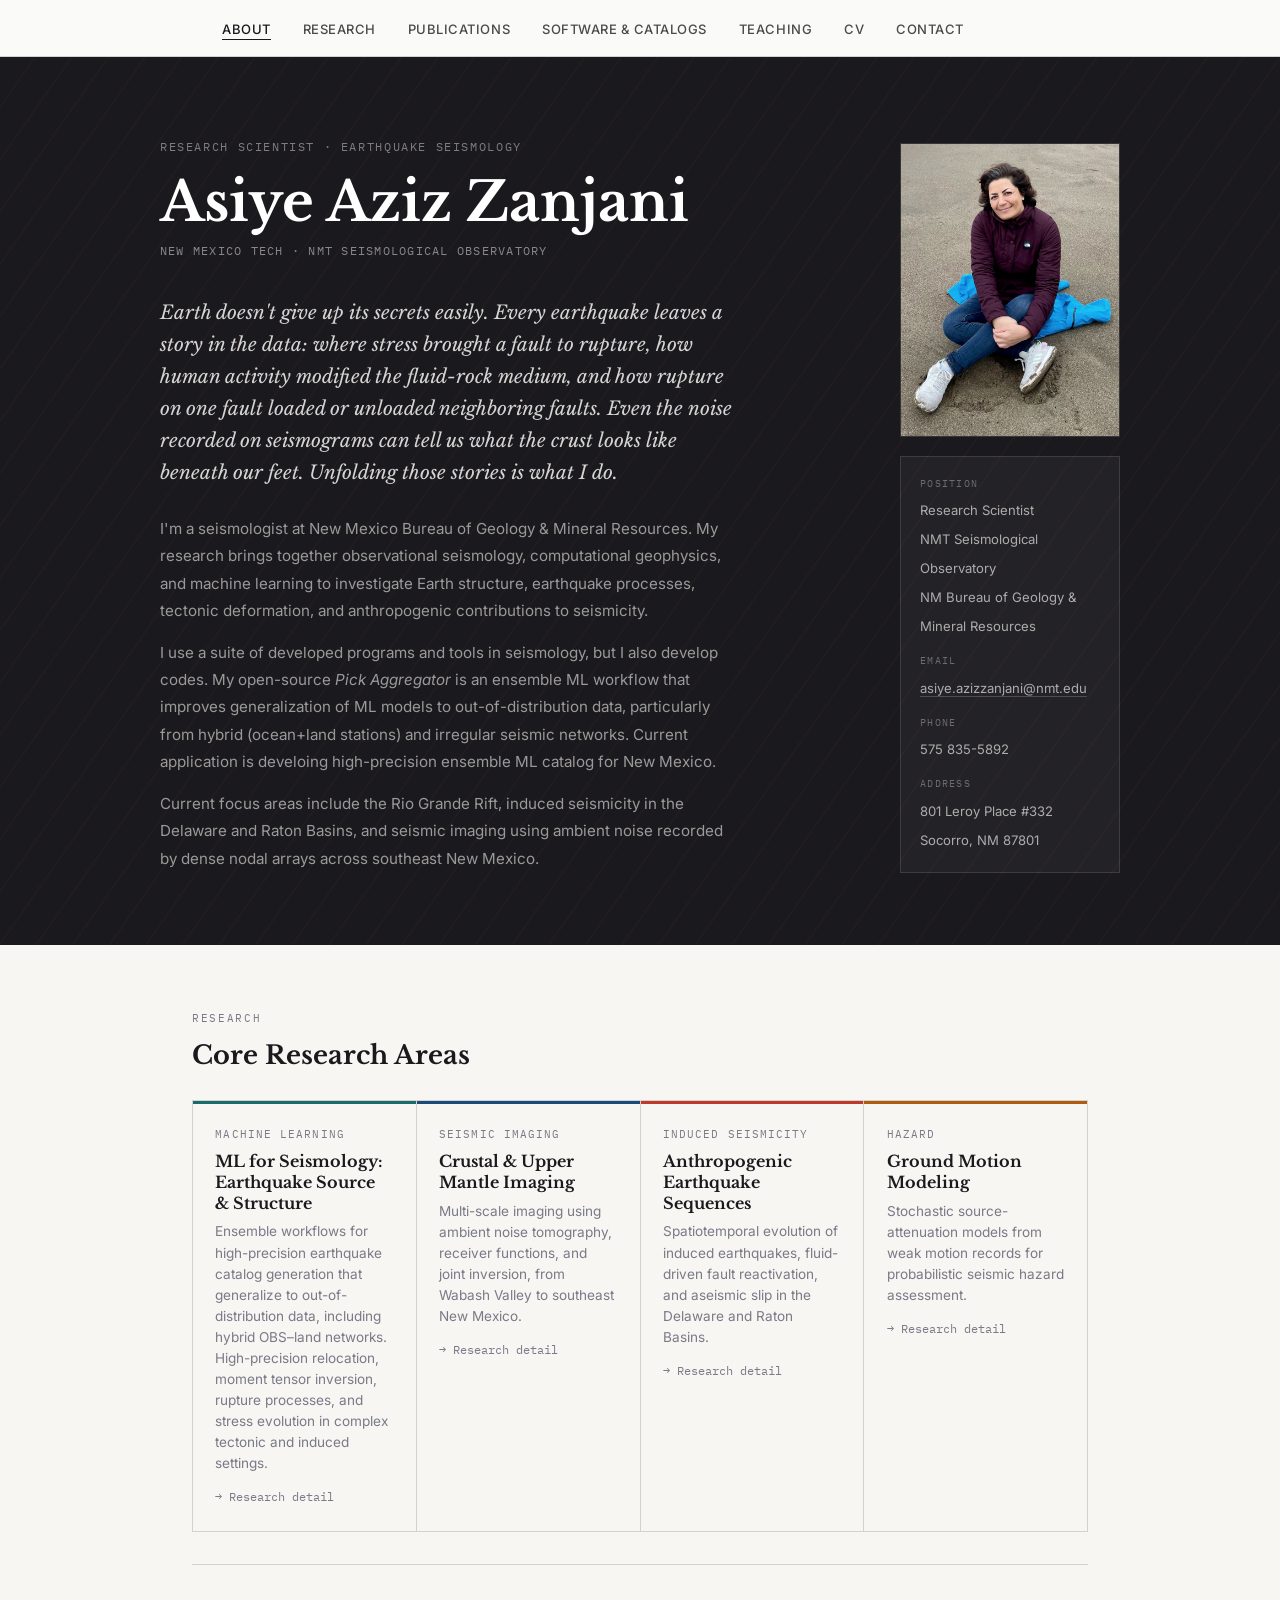
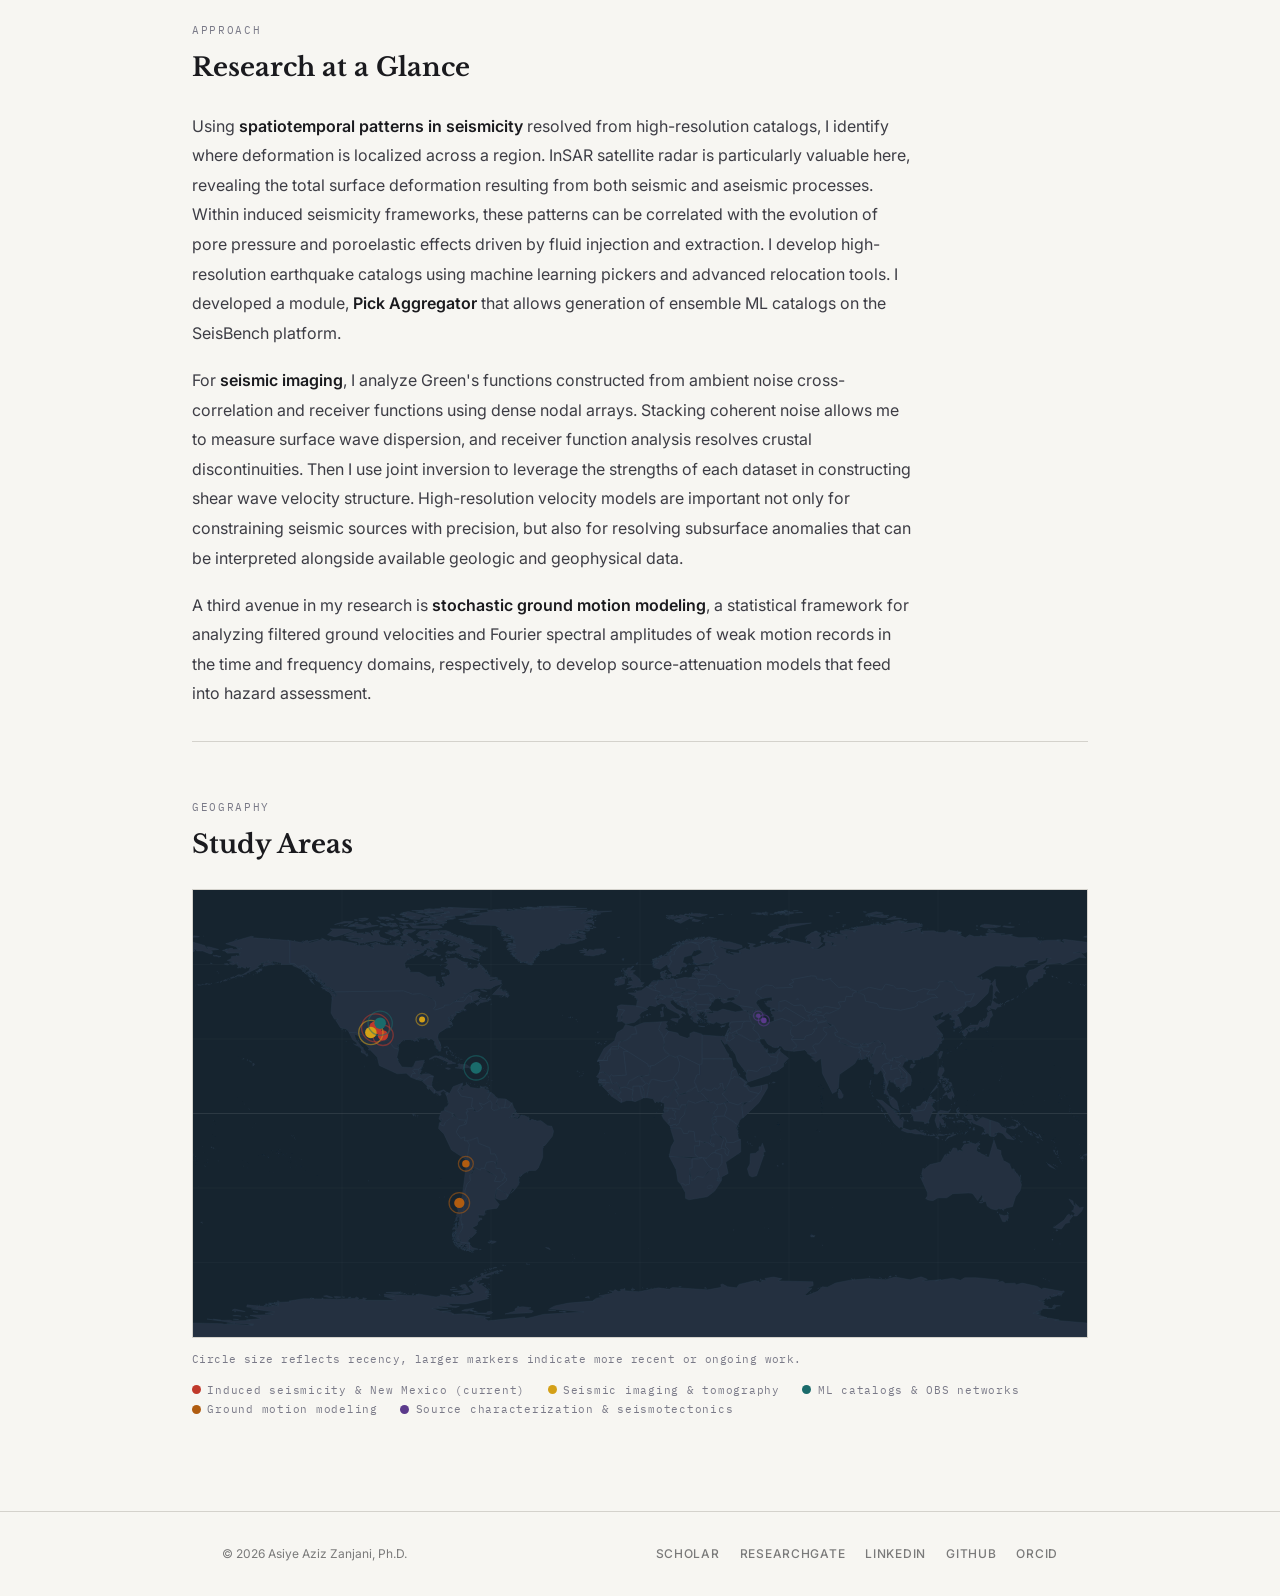
<file: index.html>
<!DOCTYPE html>
<html lang="en">
<head>
<meta charset="UTF-8">
<meta name="viewport" content="width=device-width, initial-scale=1.0">
<title>Asiye Aziz Zanjani — Seismologist</title>
<link rel="stylesheet" href="style.css">
<link rel="preconnect" href="https://fonts.googleapis.com">
<link href="https://fonts.googleapis.com/css2?family=IBM+Plex+Mono:ital,wght@0,400;0,600;1,400&family=Libre+Baskerville:ital,wght@0,400;0,700;1,400&family=Inter:wght@300;400;500;600&display=swap" rel="stylesheet">
<style>
  *, *::before, *::after { box-sizing: border-box; margin: 0; padding: 0; }

  :root {
    --ink:        #1a1a1e;
    --ink-soft:   #3d3d45;
    --ink-muted:  #7a7a88;
    --paper:      #f7f6f2;
    --paper-warm: #eeede8;
    --seismic:    #c0392b;
    --depth:      #1a4b7a;
    --depth-lt:   #d0e0f0;
    --teal:       #1a6b6b;
    --violet:     #5b3a8c;
    --amber:      #b05c10;
    --rule:       #d4d2cc;
    --mono:  'IBM Plex Mono', monospace;
    --serif: 'Libre Baskerville', Georgia, serif;
    --sans:  'Inter', system-ui, sans-serif;
  }

  html { scroll-behavior: smooth; }

  body {
    background: var(--paper);
    color: var(--ink);
    font-family: var(--sans);
    font-size: 17px;
    line-height: 1.7;
    -webkit-font-smoothing: antialiased;
  }

  /* ── Hero ── */
  .hero {
    background: var(--ink);
    padding: 5rem 2rem 4.5rem;
    position: relative;
    overflow: hidden;
  }
  .hero::before {
    content: '';
    position: absolute;
    inset: 0;
    background: repeating-linear-gradient(
      -55deg, transparent, transparent 28px,
      rgba(192,57,43,0.05) 28px, rgba(192,57,43,0.05) 30px
    );
    pointer-events: none;
  }
  .hero-inner {
    max-width: 960px;
    margin: 0 auto;
    position: relative;
    display: grid;
    grid-template-columns: 1fr 220px;
    gap: 3.5rem;
    align-items: start;
  }

  /* left column */
  .hero-eyebrow {
    font-family: var(--mono);
    font-size: 0.72rem;
    letter-spacing: 0.14em;
    text-transform: uppercase;
    color: rgba(247,246,242,0.45);
    margin-bottom: 1rem;
  }
  .hero-name {
    font-family: var(--serif);
    font-size: clamp(2.2rem, 5vw, 3.4rem);
    font-weight: 700;
    line-height: 1.1;
    color: #fff;
    margin-bottom: 0.5rem;
  }
  .hero-role {
    font-family: var(--mono);
    font-size: 0.78rem;
    letter-spacing: 0.1em;
    text-transform: uppercase;
    color: rgba(247,246,242,0.5);
    margin-bottom: 2.2rem;
  }
  .hero-lede {
    font-family: var(--serif);
    font-size: 1.18rem;
    font-style: italic;
    color: rgba(247,246,242,0.85);
    line-height: 1.7;
    margin-bottom: 1.6rem;
    max-width: 580px;
  }
  .hero-bio p {
    font-size: 0.95rem;
    line-height: 1.8;
    color: rgba(247,246,242,0.58);
    margin-bottom: 0.9rem;
    max-width: 580px;
  }
  .hero-bio p:last-child { margin-bottom: 0; }

  /* right column */
  .hero-sidebar {
    display: flex;
    flex-direction: column;
    gap: 1.2rem;
    padding-top: 0.4rem;
  }
  .photo-frame {
    width: 100%;
    aspect-ratio: 3/4;
    overflow: hidden;
    border: 1px solid rgba(247,246,242,0.12);
  }
  .photo-frame img {
    width: 100%;
    height: 100%;
    object-fit: cover;
    display: block;
    filter: grayscale(15%);
  }
  /* placeholder shown when photo.jpg is missing */
  .photo-frame-placeholder {
    width: 100%;
    aspect-ratio: 3/4;
    background: rgba(247,246,242,0.06);
    border: 1px solid rgba(247,246,242,0.12);
    display: flex;
    align-items: center;
    justify-content: center;
  }
  .photo-frame-placeholder span {
    font-family: var(--mono);
    font-size: 0.68rem;
    letter-spacing: 0.1em;
    text-transform: uppercase;
    color: rgba(247,246,242,0.3);
    text-align: center;
    line-height: 1.8;
  }

  .contact-card {
    border: 1px solid rgba(247,246,242,0.12);
    padding: 1.1rem 1.2rem;
    background: rgba(247,246,242,0.04);
  }
  .contact-row {
    margin-bottom: 0.75rem;
  }
  .contact-row:last-child { margin-bottom: 0; }
  .contact-label {
    font-family: var(--mono);
    font-size: 0.65rem;
    letter-spacing: 0.12em;
    text-transform: uppercase;
    color: rgba(247,246,242,0.35);
    display: block;
    margin-bottom: 0.2rem;
  }
  .contact-value {
    font-size: 0.82rem;
    color: rgba(247,246,242,0.65);
    line-height: 1.5;
  }
  .contact-value a {
    color: rgba(247,246,242,0.65);
    text-decoration: none;
    border-bottom: 1px solid rgba(247,246,242,0.2);
    transition: color 0.2s, border-color 0.2s;
  }
  .contact-value a:hover { color: #fff; border-color: rgba(247,246,242,0.5); }

  @media (max-width: 680px) {
    .hero-inner { grid-template-columns: 1fr; }
    .hero-sidebar { order: -1; flex-direction: row; align-items: flex-start; }
    .photo-frame, .photo-frame-placeholder { width: 120px; flex-shrink: 0; aspect-ratio: 3/4; }
    .contact-card { flex: 1; }
  }

  /* ── Main content area ── */
  .page-body {
    max-width: 960px;
    margin: 0 auto;
    padding: 0 2rem 5rem;
  }

  /* ── Section headers ── */
  .section-block {
    padding: 3.5rem 0 1rem;
    border-top: 1px solid var(--rule);
    margin-top: 1rem;
  }
  .section-block:first-child { border-top: none; padding-top: 3rem; }

  .section-eyebrow {
    font-family: var(--mono);
    font-size: 0.7rem;
    letter-spacing: 0.15em;
    text-transform: uppercase;
    color: var(--ink-muted);
    margin-bottom: 0.7rem;
  }
  .section-block h2 {
    font-family: var(--serif);
    font-size: clamp(1.3rem, 2.5vw, 1.6rem);
    font-weight: 700;
    color: var(--ink);
    margin-bottom: 1.8rem;
    line-height: 1.25;
  }

  /* ── Research area cards ── */
  .areas-grid {
    display: grid;
    grid-template-columns: repeat(auto-fit, minmax(220px, 1fr));
    gap: 1px;
    background: var(--rule);
    border: 1px solid var(--rule);
  }
  .area-card {
    background: var(--paper);
    padding: 1.5rem 1.4rem;
    text-decoration: none;
    display: block;
    transition: background 0.15s;
    position: relative;
  }
  .area-card:hover { background: var(--paper-warm); }
  .area-card::before {
    content: '';
    display: block;
    height: 3px;
    width: 100%;
    position: absolute;
    top: 0; left: 0; right: 0;
  }
  .area-card.c-seismic::before  { background: var(--seismic); }
  .area-card.c-depth::before    { background: var(--depth); }
  .area-card.c-teal::before     { background: var(--teal); }
  .area-card.c-violet::before   { background: var(--violet); }
  .area-card.c-amber::before    { background: var(--amber); }

  .area-tag {
    font-family: var(--mono);
    font-size: 0.68rem;
    letter-spacing: 0.1em;
    text-transform: uppercase;
    color: var(--ink-muted);
    margin-bottom: 0.5rem;
    display: block;
  }
  .area-card h3 {
    font-family: var(--serif);
    font-size: 1rem;
    font-weight: 700;
    color: var(--ink);
    margin-bottom: 0.5rem;
    line-height: 1.3;
  }
  .area-card p {
    font-size: 0.85rem;
    color: var(--ink-muted);
    line-height: 1.55;
    margin: 0;
  }
  .area-arrow {
    font-family: var(--mono);
    font-size: 0.72rem;
    color: var(--ink-muted);
    margin-top: 0.8rem;
    display: block;
    transition: color 0.15s;
  }
  .area-card:hover .area-arrow { color: var(--ink); }

  /* ── Bio paragraphs (below fold) ── */
  .bio-flow p {
    font-size: 1rem;
    line-height: 1.85;
    color: var(--ink-soft);
    margin-bottom: 1.1rem;
    max-width: 720px;
  }
  .bio-flow p:last-child { margin-bottom: 0; }
  .bio-flow strong { color: var(--ink); font-weight: 600; }

  /* ── Study areas map ── */
  .map-wrap {
    position: relative;
    border: 1px solid var(--rule);
    background: #1c2b3a;
    overflow: hidden;
    line-height: 0;
  }
  .map-wrap svg { width: 100%; height: auto; display: block; }
  .map-legend {
    display: flex;
    flex-wrap: wrap;
    gap: 0.6rem 1.5rem;
    margin-top: 1rem;
  }
  .legend-item {
    display: flex;
    align-items: center;
    gap: 0.45rem;
    font-family: var(--mono);
    font-size: 0.68rem;
    letter-spacing: 0.07em;
    color: var(--ink-muted);
  }
  .legend-dot { width: 9px; height: 9px; border-radius: 50%; flex-shrink: 0; }
  .map-tooltip {
    position: absolute;
    background: var(--ink);
    color: rgba(247,246,242,0.92);
    font-family: var(--mono);
    font-size: 0.67rem;
    letter-spacing: 0.05em;
    padding: 5px 9px;
    pointer-events: none;
    white-space: nowrap;
    opacity: 0;
    transition: opacity 0.12s;
    z-index: 10;
    transform: translate(-50%, -140%);
    border-left: 2px solid currentColor;
  }

  /* ── Footer ── */
  footer { margin-top: 0; }
</style>
</head>
<body>

<!-- ══════ Site nav ══════ -->
<nav>
  <div class="nav-inner">
    <ul class="nav-links">
      <li><a href="index.html" class="active">About</a></li>
      <li><a href="research.html">Research</a></li>
      <li><a href="publications.html">Publications</a></li>
      <li><a href="software.html">Software &amp; Catalogs</a></li>
      <li><a href="teaching.html">Teaching</a></li>
      <li><a href="cv.html">CV</a></li>
      <li><a href="contact.html">Contact</a></li>
    </ul>
  </div>
</nav>

<!-- ══════ Hero ══════ -->
<header class="hero">
  <div class="hero-inner">

    <!-- Left: name + bio -->
    <div>
      <p class="hero-eyebrow">Research Scientist · Earthquake Seismology</p>
      <h1 class="hero-name">Asiye Aziz Zanjani</h1>
      <p class="hero-role">New Mexico Tech · NMT Seismological Observatory</p>

      <p class="hero-lede">Earth doesn't give up its secrets easily. Every earthquake leaves a story in the data: where stress brought a fault to rupture, how human activity modified the fluid-rock medium, and how rupture on one fault loaded or unloaded neighboring faults. Even the noise recorded on seismograms can tell us what the crust looks like beneath our feet. Unfolding those stories is what I do.</p>

      <div class="hero-bio">
        <p>I'm a seismologist at New Mexico Bureau of Geology & Mineral Resources. My research brings together observational seismology, computational geophysics, and machine learning to investigate Earth structure, earthquake processes, tectonic deformation, and anthropogenic contributions to seismicity.</p>
        <p>I use a suite of developed programs and tools in seismology, but I also develop codes. My open-source <em>Pick Aggregator</em> is an ensemble ML workflow that improves generalization of ML models to out-of-distribution data, particularly from hybrid (ocean+land stations) and irregular seismic networks. Current application is develoing high-precision ensemble ML catalog for New Mexico.</p>
        <p>Current focus areas include the Rio Grande Rift, induced seismicity in the Delaware and Raton Basins, and seismic imaging using ambient noise recorded by dense nodal arrays across southeast New Mexico.</p>
      </div>
    </div>

    <!-- Right: photo + contact -->
    <div class="hero-sidebar">
      <div class="photo-frame">
        <img src="photo.jpg" alt="Asiye Aziz Zanjani">
      </div>
      <div class="contact-card">
        <div class="contact-row">
          <span class="contact-label">Position</span>
          <span class="contact-value">Research Scientist<br>NMT Seismological Observatory<br>NM Bureau of Geology &amp; Mineral Resources</span>
        </div>
        <div class="contact-row">
          <span class="contact-label">Email</span>
          <span class="contact-value"><a href="mailto:asiye.azizzanjani@nmt.edu">asiye.azizzanjani@nmt.edu</a></span>
        </div>
        <div class="contact-row">
          <span class="contact-label">Phone</span>
          <span class="contact-value">575 835-5892</span>
        </div>
        <div class="contact-row">
          <span class="contact-label">Address</span>
          <span class="contact-value">801 Leroy Place #332<br>Socorro, NM 87801</span>
        </div>
      </div>
    </div>

  </div>
</header>

<!-- ══════ Page body ══════ -->
<div class="page-body">

  <!-- Research areas -->
  <div class="section-block">
    <div class="section-eyebrow">Research</div>
    <h2>Core Research Areas</h2>
    <div class="areas-grid">

      <a class="area-card c-teal" href="research.html#ml">
        <span class="area-tag">Machine Learning</span>
        <h3>ML for Seismology: Earthquake Source &amp; Structure </h3>
        <p>Ensemble workflows for high-precision earthquake catalog generation that generalize to out-of-distribution data, including hybrid OBS–land networks.</p>
        <p>High-precision relocation, moment tensor inversion, rupture processes, and stress evolution in complex tectonic and induced settings.</p>
        <span class="area-arrow">→ Research detail</span>
      </a>

      <a class="area-card c-depth" href="research.html#imaging">
        <span class="area-tag">Seismic Imaging</span>
        <h3>Crustal &amp; Upper Mantle Imaging</h3>
        <p>Multi-scale imaging using ambient noise tomography, receiver functions, and joint inversion, from Wabash Valley to southeast New Mexico.</p>
        <span class="area-arrow">→ Research detail</span>
      </a>

      <a class="area-card c-seismic" href="research.html#induced">
        <span class="area-tag">Induced Seismicity</span>
        <h3>Anthropogenic Earthquake Sequences</h3>
        <p>Spatiotemporal evolution of induced earthquakes, fluid-driven fault reactivation, and aseismic slip in the Delaware and Raton Basins.</p>
        <span class="area-arrow">→ Research detail</span>
      </a>

      <a class="area-card c-amber" href="research.html#ground-motion">
        <span class="area-tag">Hazard</span>
        <h3>Ground Motion Modeling</h3>
        <p>Stochastic source-attenuation models from weak motion records for probabilistic seismic hazard assessment.</p>
        <span class="area-arrow">→ Research detail</span>
      </a>

    </div>
  </div>

  <!-- Extended bio -->
  <div class="section-block">
    <div class="section-eyebrow">Approach</div>
    <h2>Research at a Glance</h2>
    <div class="bio-flow">
      <p>Using <strong>spatiotemporal patterns in seismicity</strong> resolved from high-resolution catalogs, I identify where deformation is localized across a region. InSAR satellite radar is particularly valuable here, revealing the total surface deformation resulting from both seismic and aseismic processes. Within induced seismicity frameworks, these patterns can be correlated with the evolution of pore pressure and poroelastic effects driven by fluid injection and extraction. I develop high-resolution earthquake catalogs using machine learning pickers and advanced relocation tools. I developed a module, <strong>Pick Aggregator</strong> that allows generation of ensemble ML catalogs on the SeisBench platform.</p>
      <p>For <strong>seismic imaging</strong>, I analyze Green's functions constructed from ambient noise cross-correlation and receiver functions using dense nodal arrays. Stacking coherent noise allows me to measure surface wave dispersion, and receiver function analysis resolves crustal discontinuities. Then I use joint inversion to leverage the strengths of each dataset in constructing shear wave velocity structure. High-resolution velocity models are important not only for constraining seismic sources with precision, but also for resolving subsurface anomalies that can be interpreted alongside available geologic and geophysical data.</p>
      <p>A third avenue in my research is <strong>stochastic ground motion modeling</strong>, a statistical framework for analyzing filtered ground velocities and Fourier spectral amplitudes of weak motion records in the time and frequency domains, respectively, to develop source-attenuation models that feed into hazard assessment.</p>
    </div>
  </div>



  <!-- Study areas map -->
  <div class="section-block">
    <div class="section-eyebrow">Geography</div>
    <h2>Study Areas</h2>
    <div id="map-wrap" style="position:relative;border:1px solid var(--rule);overflow:hidden;line-height:0;background:#16242f;">
      <div id="map-tip" style="position:absolute;background:var(--ink);color:rgba(247,246,242,.92);font-family:var(--mono);font-size:.67rem;letter-spacing:.05em;padding:5px 10px;pointer-events:none;white-space:nowrap;opacity:0;transition:opacity .12s;z-index:10;transform:translate(-50%,-150%);border-left:2px solid #ccc;"></div>
      <svg id="study-map" viewBox="0 0 960 480" xmlns="http://www.w3.org/2000/svg" style="width:100%;height:auto;display:block;">
        <defs><style>
          .land{fill:#243040;stroke:#2e3e52;stroke-width:.35;stroke-linejoin:round;}
          .grat{fill:none;stroke:rgba(255,255,255,.055);stroke-width:.5;}
          .eq{fill:none;stroke:rgba(255,255,255,.13);stroke-width:.8;}
          .sg{cursor:pointer;}
          .pr{fill:none;stroke-width:1.4;opacity:.55;}
        </style></defs>

        <!-- Graticules -->
        <g class="grat">
          <line x1="0" y1="80" x2="960" y2="80"/>
          <line x1="0" y1="160" x2="960" y2="160"/>
          <line x1="0" y1="320" x2="960" y2="320"/>
          <line x1="0" y1="400" x2="960" y2="400"/>
          <line x1="160" y1="0" x2="160" y2="480"/>
          <line x1="320" y1="0" x2="320" y2="480"/>
          <line x1="480" y1="0" x2="480" y2="480"/>
          <line x1="640" y1="0" x2="640" y2="480"/>
          <line x1="800" y1="0" x2="800" y2="480"/>
        </g>
        <line class="eq" x1="0" y1="240" x2="960" y2="240"/>

        <!-- Natural Earth 110m land polygons -->
        <path class="land" id="world-land" d="M 794.2,229.2 L 794.4,228.9 L 794.5,229.2 L 794.2,229.2 Z M 809.8,265.6 L 813.8,264.2 L 809.3,267.6 L 809.8,265.6 Z M 788.9,228.3 L 793.0,228.9 L 794.2,230.1 L 793.3,229.9 L 793.4,230.4 L 792.2,230.3 L 792.1,230.4 L 797.4,237.4 L 794.4,237.0 L 789.2,249.6 L 785.8,251.2 L 785.0,248.6 L 774.0,248.0 L 773.5,243.6 L 770.5,239.1 L 771.6,234.8 L 774.8,237.7 L 785.5,236.2 L 788.9,228.3 Z M 855.9,246.9 L 855.9,264.3 L 853.7,261.0 L 850.4,262.1 L 850.9,260.2 L 849.8,259.2 L 851.1,259.3 L 851.3,259.1 L 849.5,258.4 L 851.2,258.6 L 848.2,254.4 L 837.3,250.3 L 837.0,247.8 L 834.4,250.9 L 834.2,248.8 L 831.9,247.4 L 836.5,247.2 L 837.2,245.6 L 832.8,246.0 L 829.2,243.8 L 833.1,240.9 L 837.3,241.9 L 837.8,246.3 L 840.9,249.0 L 847.6,243.9 L 855.9,246.9 Z M 782.1,262.5 L 782.4,262.6 L 782.1,262.6 L 782.1,262.5 Z M 808.0,262.5 L 808.4,262.6 L 807.7,262.9 L 808.0,262.5 Z M 821.9,261.9 L 821.8,262.1 L 821.6,262.0 L 821.9,261.9 Z M 823.7,261.8 L 824.0,262.0 L 823.6,261.9 L 823.7,261.8 Z M 820.5,261.7 L 820.7,261.9 L 820.3,261.9 L 820.5,261.7 Z M 793.3,261.8 L 793.5,262.3 L 793.3,262.3 L 793.3,261.8 Z M 819.1,261.4 L 819.3,261.6 L 819.1,261.6 L 819.1,261.4 Z M 829.3,260.4 L 829.6,260.5 L 829.3,260.5 L 829.3,260.4 Z M 829.0,260.0 L 829.3,260.1 L 828.9,260.1 L 829.0,260.0 Z M 829.4,259.8 L 829.5,260.0 L 829.3,259.9 L 829.4,259.8 Z M 830.0,259.5 L 830.1,259.7 L 829.9,259.6 L 830.0,259.5 Z M 802.2,259.4 L 802.8,259.5 L 802.1,259.4 L 802.2,259.4 Z M 801.7,258.7 L 801.8,259.1 L 801.5,258.9 L 801.7,258.7 Z M 849.7,257.9 L 849.9,258.3 L 849.6,257.9 L 849.7,257.9 Z M 830.8,258.0 L 831.0,257.9 L 830.8,258.1 L 830.8,258.0 Z M 839.0,257.9 L 839.3,257.7 L 839.1,258.1 L 839.0,257.9 Z M 839.0,257.1 L 838.8,257.4 L 838.6,257.1 L 838.3,257.0 L 839.0,257.1 Z M 839.5,257.1 L 839.7,256.8 L 839.5,257.3 L 839.5,257.1 Z M 838.3,256.7 L 838.2,256.9 L 837.9,256.5 L 837.8,256.5 L 837.7,256.1 L 838.1,256.2 L 838.0,256.3 L 838.3,256.7 Z M 776.0,262.0 L 770.3,260.3 L 767.6,260.7 L 760.6,258.1 L 762.8,255.7 L 770.5,258.3 L 776.0,257.1 L 781.7,260.6 L 785.0,260.7 L 785.0,262.7 L 785.7,263.3 L 782.0,262.1 L 776.0,262.0 Z M 810.8,255.8 L 810.8,256.1 L 810.6,255.7 L 810.8,255.8 Z M 834.2,254.8 L 834.0,255.1 L 834.1,254.7 L 834.2,254.8 Z M 832.9,254.9 L 833.0,254.8 L 833.0,254.8 L 832.9,254.9 Z M 810.0,254.6 L 810.2,254.9 L 809.8,254.6 L 810.0,254.6 Z M 809.5,254.3 L 809.7,254.0 L 809.7,254.3 L 809.5,254.3 Z M 826.3,252.1 L 826.5,252.2 L 826.3,252.1 L 826.3,252.1 Z M 819.1,250.2 L 819.3,250.4 L 819.1,250.4 L 819.1,250.2 Z M 806.1,249.4 L 806.3,249.5 L 806.1,249.5 L 806.1,249.4 Z M 833.8,249.1 L 833.9,249.4 L 833.7,249.1 L 833.8,249.1 Z M 806.4,249.0 L 806.6,249.2 L 806.5,249.3 L 806.4,249.0 Z M 820.2,248.7 L 820.4,248.9 L 819.9,248.8 L 820.2,248.7 Z M 820.6,248.4 L 820.7,248.7 L 820.4,248.6 L 820.6,248.4 Z M 821.1,247.8 L 821.2,248.0 L 820.9,248.1 L 821.1,247.8 Z M 810.2,245.5 L 810.4,245.5 L 810.4,245.5 L 810.2,245.5 Z M 811.5,245.3 L 811.7,245.3 L 811.7,245.4 L 811.5,245.3 Z M 809.7,245.1 L 809.8,245.2 L 809.8,245.2 L 809.7,245.1 Z M 809.9,245.1 L 810.0,245.2 L 809.9,245.2 L 809.9,245.1 Z M 770.0,244.6 L 769.9,244.5 L 770.1,244.5 L 770.0,244.6 Z M 819.5,243.6 L 819.7,243.7 L 819.4,243.8 L 819.5,243.6 Z M 771.0,243.4 L 771.1,243.5 L 770.9,243.5 L 771.0,243.4 Z M 771.3,243.2 L 771.4,243.2 L 771.3,243.3 L 771.3,243.2 Z M 758.4,240.8 L 758.6,240.8 L 758.4,240.8 L 758.4,240.8 Z M 754.3,239.2 L 754.4,239.2 L 754.5,239.2 L 754.3,239.2 Z M 754.8,238.2 L 754.9,238.5 L 754.8,238.2 L 754.8,238.2 Z M 755.9,238.3 L 756.0,238.2 L 755.9,238.3 L 755.9,238.3 Z M 754.9,238.0 L 755.0,238.0 L 754.9,238.1 L 754.9,238.0 Z M 758.7,237.9 L 759.0,237.9 L 758.7,238.0 L 758.7,237.9 Z M 756.5,238.0 L 756.6,237.9 L 756.6,238.0 L 756.5,238.0 Z M 755.9,237.5 L 755.9,237.7 L 755.8,237.6 L 755.9,237.5 Z M 801.6,237.1 L 801.8,237.2 L 801.8,237.2 L 801.6,237.1 Z M 801.0,237.2 L 801.1,237.2 L 801.0,237.3 L 801.0,237.2 Z M 796.7,247.4 L 799.0,240.0 L 799.6,240.2 L 800.1,238.0 L 801.5,237.9 L 802.2,236.5 L 810.5,237.8 L 813.8,235.5 L 811.5,238.9 L 800.4,239.4 L 801.8,243.7 L 804.3,242.1 L 809.2,242.0 L 803.5,244.8 L 806.6,248.4 L 805.9,249.6 L 807.7,251.7 L 804.1,252.6 L 801.6,247.2 L 801.2,255.0 L 799.3,255.2 L 796.7,247.4 Z M 820.7,234.0 L 820.8,234.0 L 820.8,234.1 L 820.7,234.0 Z M 821.7,233.7 L 821.8,233.9 L 821.7,233.9 L 821.7,233.7 Z M 740.1,226.0 L 749.5,233.9 L 750.5,235.4 L 752.3,236.3 L 752.6,237.3 L 753.1,237.9 L 754.5,238.2 L 753.5,239.5 L 756.6,239.3 L 755.4,240.7 L 755.6,241.9 L 758.3,242.8 L 758.7,247.4 L 759.7,246.1 L 762.7,248.0 L 761.9,255.7 L 760.7,254.5 L 758.8,254.7 L 758.8,255.8 L 752.8,250.6 L 743.4,235.3 L 733.9,225.1 L 740.1,226.0 Z M 799.9,264.8 L 801.2,267.5 L 797.2,265.5 L 799.9,264.8 Z M 787.9,263.3 L 788.3,263.4 L 788.2,263.5 L 787.9,263.3 Z M 799.0,262.9 L 799.2,263.5 L 799.0,263.4 L 799.0,262.9 Z M 798.4,262.5 L 798.6,263.3 L 798.3,263.3 L 798.4,262.5 Z M 808.4,262.0 L 808.8,262.4 L 808.1,262.4 L 808.4,262.0 Z M 790.1,262.0 L 790.8,263.7 L 788.9,263.5 L 790.1,262.0 Z M 797.4,261.8 L 797.7,261.8 L 797.5,262.0 L 797.4,261.8 Z M 794.4,261.6 L 797.1,263.6 L 791.3,263.9 L 795.4,263.0 L 794.4,261.6 Z M 806.1,263.0 L 807.5,263.0 L 804.7,263.7 L 799.5,263.3 L 801.1,261.9 L 806.1,263.0 Z M 787.2,261.5 L 787.0,263.6 L 785.2,261.7 L 787.2,261.5 Z M 770.2,260.5 L 770.8,260.7 L 770.1,260.5 L 770.2,260.5 Z M 787.4,258.2 L 787.4,258.7 L 787.2,258.5 L 787.4,258.2 Z M 780.2,255.5 L 780.6,255.5 L 780.3,255.6 L 780.2,255.5 Z M 752.5,254.1 L 752.8,254.7 L 752.3,254.2 L 752.5,254.1 Z M 788.9,252.6 L 788.8,252.9 L 788.7,252.8 L 788.9,252.6 Z M 790.2,249.4 L 790.5,249.1 L 790.4,249.7 L 790.2,249.4 Z M 790.2,249.3 L 789.6,250.8 L 790.0,248.6 L 790.2,249.3 Z M 748.0,248.4 L 748.1,248.5 L 748.1,248.5 L 748.0,248.4 Z M 747.3,247.4 L 747.9,248.9 L 747.2,247.9 L 747.3,247.4 Z M 747.1,247.0 L 746.7,247.6 L 746.6,246.7 L 747.1,247.0 Z M 745.9,245.5 L 745.6,246.0 L 745.5,245.4 L 745.9,245.5 Z M 770.4,244.1 L 770.3,244.4 L 770.1,244.2 L 770.4,244.1 Z M 771.9,242.6 L 772.0,243.4 L 771.8,243.3 L 771.9,242.6 Z M 743.7,242.4 L 743.7,244.5 L 743.1,242.6 L 743.7,242.4 Z M 742.5,240.7 L 742.7,241.5 L 742.1,241.4 L 742.5,240.7 Z M 742.4,240.0 L 742.8,241.0 L 742.1,240.0 L 742.4,240.0 Z M 755.1,238.1 L 755.4,238.6 L 755.0,238.6 L 755.1,238.1 Z M 756.0,237.7 L 756.1,237.9 L 755.8,237.7 L 756.0,237.7 Z M 757.1,237.9 L 757.1,237.7 L 757.2,237.9 L 757.1,237.9 Z M 755.7,237.7 L 755.8,238.3 L 755.6,237.7 L 755.7,237.7 Z M 756.6,237.7 L 756.9,237.8 L 756.9,238.0 L 756.6,237.7 Z M 757.0,237.2 L 757.1,237.5 L 756.9,237.3 L 757.0,237.2 Z M 759.4,237.3 L 759.6,237.3 L 759.6,237.5 L 759.4,237.3 Z M 766.7,237.3 L 766.9,237.3 L 766.8,237.4 L 766.7,237.3 Z M 755.7,237.0 L 755.6,237.3 L 755.6,237.0 L 755.7,237.0 Z M 753.6,237.3 L 753.4,237.9 L 753.2,237.0 L 753.5,237.0 L 753.6,237.3 Z M 754.1,236.9 L 755.0,237.8 L 753.7,237.3 L 754.1,236.9 Z M 757.4,236.8 L 757.6,237.4 L 757.1,237.1 L 757.4,236.8 Z M 758.9,236.7 L 758.8,237.8 L 758.0,237.1 L 758.9,236.7 Z M 753.0,237.5 L 753.2,237.1 L 753.2,237.4 L 753.0,237.5 Z M 753.2,236.0 L 753.3,236.6 L 752.0,235.7 L 753.2,236.0 Z M 742.6,235.4 L 742.9,235.6 L 742.5,235.6 L 742.6,235.4 Z M 739.0,234.4 L 738.9,234.6 L 738.9,234.4 L 739.0,234.4 Z M 750.4,234.5 L 751.2,235.3 L 750.6,235.4 L 750.4,234.5 Z M 737.6,234.3 L 737.8,234.4 L 737.7,234.5 L 737.6,234.3 Z M 739.4,234.1 L 739.5,234.6 L 738.9,234.1 L 739.4,234.1 Z M 796.2,233.8 L 796.4,234.2 L 796.4,234.2 L 796.2,234.0 L 796.2,233.8 Z M 770.7,233.2 L 770.7,233.4 L 770.6,233.2 L 770.7,233.2 Z M 763.3,232.5 L 763.3,232.7 L 763.2,232.5 L 763.3,232.5 Z M 735.8,232.3 L 736.9,233.7 L 735.2,232.4 L 735.8,232.3 Z M 770.1,232.3 L 770.4,232.0 L 770.2,232.4 L 770.1,232.3 Z M 767.4,231.9 L 767.5,232.0 L 767.3,232.0 L 767.4,231.9 Z M 761.8,231.8 L 762.2,232.3 L 761.9,232.4 L 761.8,231.8 Z M 763.2,231.4 L 763.4,231.8 L 763.4,231.8 L 763.2,231.4 Z M 793.2,231.1 L 793.4,231.2 L 793.1,231.2 L 793.2,231.1 Z M 763.3,231.3 L 763.5,231.0 L 763.4,231.4 L 763.3,231.3 Z M 793.4,230.9 L 793.8,230.9 L 793.7,231.3 L 793.4,230.9 Z M 794.3,230.5 L 794.2,230.7 L 794.1,230.4 L 794.3,230.5 Z M 793.0,230.5 L 792.7,230.7 L 792.6,230.5 L 793.0,230.5 Z M 794.2,229.7 L 794.1,229.8 L 793.9,229.7 L 794.2,229.7 Z M 793.6,229.2 L 794.0,229.2 L 793.8,229.4 L 793.6,229.2 Z M 768.0,229.3 L 768.8,230.2 L 768.5,230.3 L 768.0,229.3 Z M 767.8,227.4 L 768.0,227.5 L 767.8,227.5 L 767.8,227.4 Z M 733.7,224.9 L 733.8,225.1 L 733.6,225.0 L 733.7,224.9 Z M 733.4,224.7 L 733.7,224.8 L 733.7,224.8 L 733.7,224.9 L 733.5,224.9 L 733.4,224.7 Z M 734.1,224.4 L 734.2,224.6 L 733.9,224.3 L 734.1,224.4 Z M 809.0,267.8 L 808.6,268.8 L 807.5,269.0 L 809.0,267.8 Z M 805.0,267.8 L 805.0,268.3 L 804.5,268.2 L 805.0,267.8 Z M 809.0,267.1 L 809.1,267.6 L 808.9,267.6 L 809.0,267.1 Z M 809.1,262.0 L 809.6,262.8 L 808.6,262.7 L 809.1,262.0 Z M 810.7,262.2 L 811.1,262.8 L 810.4,262.5 L 810.7,262.2 Z M 850.1,261.8 L 850.4,262.4 L 849.5,262.3 L 850.1,261.8 Z M 811.9,261.7 L 813.7,262.3 L 811.6,262.4 L 811.9,261.7 Z M 820.9,261.6 L 821.4,262.0 L 820.7,261.6 L 820.9,261.6 Z M 829.1,261.7 L 829.8,261.7 L 828.7,262.3 L 829.1,261.7 Z M 825.7,260.8 L 826.1,261.5 L 825.6,261.1 L 825.7,260.8 Z M 815.9,260.4 L 817.2,261.2 L 815.4,261.4 L 815.9,260.4 Z M 819.7,260.0 L 820.0,260.2 L 819.6,260.4 L 819.7,260.0 Z M 848.2,260.2 L 850.4,261.5 L 847.0,262.5 L 848.2,260.2 Z M 830.0,260.0 L 831.0,260.3 L 829.6,261.3 L 830.0,260.0 Z M 831.8,258.9 L 831.9,259.3 L 831.3,259.0 L 831.8,258.9 Z M 823.0,258.8 L 823.0,259.3 L 822.7,259.0 L 823.0,258.8 Z M 784.1,258.4 L 782.7,259.3 L 780.5,258.8 L 781.1,258.4 L 784.1,258.4 Z M 760.5,257.5 L 760.5,257.8 L 760.3,257.7 L 760.5,257.5 Z M 838.6,257.2 L 837.5,258.2 L 837.6,256.5 L 838.6,257.2 Z M 801.3,255.4 L 801.5,256.2 L 801.3,257.3 L 801.3,255.4 Z M 759.4,255.3 L 759.6,255.5 L 759.4,255.3 L 759.4,255.3 Z M 833.9,254.9 L 833.8,255.8 L 833.7,254.9 L 833.9,254.9 Z M 838.7,254.5 L 839.0,257.0 L 838.1,256.3 L 838.7,254.5 Z M 835.0,254.2 L 835.0,254.9 L 834.2,256.0 L 835.0,254.2 Z M 804.9,253.6 L 805.5,254.5 L 805.2,254.6 L 804.9,253.6 Z M 831.3,252.6 L 831.3,252.6 L 831.3,252.7 L 831.3,252.6 Z M 806.4,252.7 L 806.9,254.5 L 806.1,254.3 L 806.4,252.7 Z M 831.1,252.1 L 831.0,251.8 L 831.1,252.1 L 831.1,252.1 Z M 807.9,253.8 L 807.0,255.1 L 808.1,251.7 L 807.9,253.8 Z M 835.5,251.0 L 836.3,251.5 L 835.7,251.2 L 835.5,251.0 Z M 830.1,250.8 L 830.4,251.1 L 830.1,250.9 L 830.1,250.8 Z M 829.9,250.6 L 830.0,250.7 L 830.0,250.8 L 829.9,250.6 Z M 807.9,250.8 L 808.5,251.2 L 808.1,251.2 L 807.9,250.8 Z M 830.4,250.6 L 830.4,250.8 L 830.3,250.6 L 830.4,250.6 Z M 823.3,249.8 L 823.5,249.8 L 823.4,249.9 L 823.3,249.8 Z M 808.4,249.4 L 808.3,249.7 L 808.2,249.5 L 808.4,249.4 Z M 822.5,249.4 L 822.8,249.6 L 822.4,249.7 L 822.5,249.4 Z M 821.3,249.7 L 822.0,249.9 L 821.2,250.0 L 821.3,249.7 Z M 823.1,249.4 L 823.0,249.7 L 822.8,249.3 L 823.1,249.4 Z M 818.2,248.2 L 817.9,250.3 L 816.0,248.7 L 818.2,248.2 Z M 764.8,247.7 L 765.0,248.1 L 764.6,247.9 L 764.8,247.7 Z M 765.5,247.5 L 765.6,247.8 L 765.4,247.7 L 765.5,247.5 Z M 766.4,247.9 L 766.6,247.5 L 766.7,247.6 L 766.4,247.9 Z M 829.0,249.5 L 821.8,248.2 L 821.1,249.5 L 820.9,248.5 L 821.8,247.6 L 825.4,247.4 L 829.0,249.5 Z M 830.9,247.1 L 831.0,247.0 L 831.1,247.0 L 830.9,247.1 Z M 767.1,246.8 L 768.2,248.6 L 766.9,248.6 L 767.1,246.8 Z M 838.9,246.2 L 838.7,246.4 L 838.8,246.1 L 838.9,246.2 Z M 838.2,245.6 L 838.5,245.4 L 838.3,245.7 L 838.2,245.6 Z M 816.0,245.4 L 815.7,246.0 L 815.8,245.2 L 816.0,245.4 Z M 810.3,245.1 L 810.1,245.3 L 810.1,245.0 L 810.3,245.1 Z M 816.9,244.9 L 814.5,245.2 L 814.2,244.9 L 814.4,244.7 L 816.9,244.9 Z M 808.3,244.7 L 808.4,244.9 L 808.2,245.1 L 808.3,244.7 Z M 837.8,244.9 L 838.0,244.8 L 837.8,245.2 L 837.8,244.9 Z M 827.6,244.5 L 827.0,245.5 L 825.9,245.0 L 827.6,244.5 Z M 814.2,244.7 L 812.1,245.4 L 811.5,245.0 L 812.0,244.3 L 814.2,244.7 Z M 844.9,244.7 L 843.4,245.1 L 841.1,244.3 L 843.2,244.4 L 844.9,244.7 Z M 762.4,244.0 L 764.1,248.3 L 760.4,245.2 L 762.4,244.0 Z M 840.3,243.9 L 840.9,244.0 L 840.3,244.0 L 840.3,243.9 Z M 820.4,243.5 L 821.5,244.6 L 819.7,244.4 L 820.4,243.5 Z M 820.1,243.1 L 820.4,243.4 L 819.9,243.3 L 820.1,243.1 Z M 807.8,243.1 L 808.6,244.4 L 807.5,243.8 L 807.8,243.1 Z M 826.3,243.0 L 826.3,243.3 L 826.0,243.2 L 826.3,243.0 Z M 839.7,242.5 L 839.8,243.0 L 839.5,242.7 L 839.7,242.5 Z M 829.0,242.4 L 829.2,243.6 L 828.4,242.6 L 829.0,242.4 Z M 827.9,242.1 L 828.9,242.3 L 827.7,242.5 L 827.9,242.1 Z M 842.3,241.9 L 842.4,243.2 L 841.0,241.7 L 842.3,241.9 Z M 819.4,241.7 L 819.1,242.1 L 819.2,241.7 L 819.4,241.7 Z M 828.0,241.2 L 828.4,241.4 L 827.9,241.4 L 828.0,241.2 Z M 804.7,241.1 L 805.1,241.4 L 804.4,241.5 L 804.7,241.1 Z M 758.1,241.1 L 758.7,241.6 L 758.3,241.8 L 758.1,241.1 Z M 805.1,240.8 L 805.4,241.1 L 805.0,241.0 L 805.1,240.8 Z M 820.2,240.9 L 819.9,242.2 L 819.5,240.9 L 820.2,240.9 Z M 819.5,240.8 L 819.0,241.3 L 819.1,240.7 L 819.5,240.8 Z M 756.2,240.6 L 756.7,240.9 L 755.9,241.0 L 756.2,240.6 Z M 805.8,240.5 L 806.0,240.7 L 805.7,240.6 L 805.8,240.5 Z M 806.2,240.6 L 806.3,240.9 L 805.9,240.5 L 806.2,240.6 Z M 804.3,240.5 L 804.3,240.3 L 804.4,240.4 L 804.3,240.5 Z M 830.1,240.6 L 828.7,241.2 L 827.2,240.5 L 828.9,240.0 L 830.1,240.6 Z M 758.8,239.9 L 759.8,240.9 L 758.5,240.5 L 758.8,239.9 Z M 824.8,239.9 L 825.4,240.6 L 824.8,239.9 L 824.8,239.9 Z M 819.9,239.6 L 819.7,240.0 L 819.8,239.6 L 819.9,239.6 Z M 758.5,239.6 L 758.4,239.8 L 758.4,239.5 L 758.5,239.6 Z M 758.8,239.4 L 759.2,239.9 L 758.6,239.4 L 758.8,239.4 Z M 758.3,239.0 L 758.4,239.2 L 758.2,239.0 L 758.3,239.0 Z M 819.6,239.1 L 819.8,239.2 L 819.6,239.2 L 819.6,239.1 Z M 758.0,238.3 L 758.1,238.2 L 758.1,238.3 L 758.0,238.3 Z M 819.9,238.2 L 819.7,238.0 L 819.8,238.0 L 819.9,238.2 Z M 758.1,237.9 L 757.9,238.1 L 757.9,237.9 L 758.1,237.9 Z M 819.6,237.8 L 819.5,238.0 L 819.4,237.8 L 819.6,237.8 Z M 757.8,237.6 L 757.8,237.9 L 757.6,237.5 L 757.8,237.6 Z M 739.8,235.9 L 740.5,238.5 L 738.8,236.2 L 739.8,235.9 Z M 813.8,236.2 L 814.0,236.2 L 813.8,236.3 L 813.8,236.2 Z M 822.5,242.4 L 819.7,236.8 L 820.3,235.1 L 821.5,234.1 L 820.3,237.5 L 823.3,235.8 L 821.9,237.9 L 823.1,238.5 L 823.7,239.4 L 821.1,238.8 L 822.5,242.4 Z M 814.3,233.7 L 814.5,233.8 L 814.4,233.8 L 814.3,233.7 Z M 822.2,233.4 L 822.8,234.4 L 822.1,234.7 L 822.2,233.4 Z M 814.3,232.7 L 814.5,233.0 L 814.4,233.0 L 814.3,232.7 Z M 814.8,230.2 L 814.7,230.8 L 814.5,230.0 L 814.8,230.2 Z M 818.2,230.0 L 818.2,229.8 L 818.3,230.0 L 818.2,230.0 Z M 817.6,229.2 L 817.9,229.5 L 817.9,229.8 L 817.6,229.2 Z M 818.0,227.9 L 818.1,229.3 L 817.8,229.3 L 818.0,227.9 Z M 806.3,262.6 L 806.4,262.5 L 806.4,262.6 L 806.3,262.6 Z M 804.5,262.2 L 804.7,262.2 L 804.6,262.3 L 804.5,262.2 Z M 804.7,259.7 L 804.9,259.7 L 804.7,259.8 L 804.7,259.7 Z M 785.4,259.0 L 785.7,259.1 L 785.3,259.1 L 785.4,259.0 Z M 784.9,258.8 L 785.0,259.1 L 784.7,258.9 L 784.9,258.8 Z M 808.7,244.7 L 809.0,244.6 L 808.7,244.8 L 808.7,244.7 Z M 805.6,240.7 L 805.5,241.1 L 805.5,240.7 L 805.6,240.7 Z M 826.7,260.7 L 826.9,260.8 L 826.7,260.7 L 826.7,260.7 Z M 826.7,260.6 L 826.7,260.7 L 826.6,260.5 L 826.7,260.6 Z M 825.9,260.2 L 825.8,260.1 L 825.9,260.2 L 825.9,260.2 Z M 824.4,258.6 L 824.3,258.6 L 824.4,258.6 L 824.4,258.6 Z M 825.4,258.1 L 825.3,257.9 L 825.4,257.9 L 825.4,258.1 Z M 826.7,256.8 L 826.7,256.8 L 826.7,256.8 L 826.7,256.8 Z M 820.1,254.7 L 820.1,254.7 L 820.2,254.7 L 820.1,254.7 Z M 820.1,254.6 L 820.2,254.7 L 820.1,254.7 L 820.1,254.6 Z M 820.8,254.4 L 820.8,254.4 L 820.8,254.4 L 820.8,254.4 Z M 820.7,254.3 L 820.7,254.2 L 820.8,254.3 L 820.7,254.3 Z M 831.9,254.2 L 832.0,254.2 L 831.9,254.4 L 831.9,254.2 Z M 826.0,252.1 L 826.1,252.1 L 826.1,252.1 L 826.0,252.1 Z M 838.2,238.1 L 838.2,238.0 L 838.3,238.0 L 838.2,238.1 Z M 830.0,237.3 L 830.0,237.3 L 830.0,237.2 L 830.0,237.3 Z M 830.0,237.2 L 830.1,237.1 L 830.0,237.2 L 830.0,237.2 Z M 816.9,236.5 L 817.1,236.4 L 817.0,236.6 L 816.9,236.5 Z M 814.3,234.3 L 814.4,234.4 L 814.2,234.4 L 814.3,234.3 Z M 817.6,225.2 L 817.6,225.2 L 817.6,225.2 L 817.6,225.2 Z M 804.2,268.3 L 804.3,268.4 L 804.1,268.3 L 804.2,268.3 Z M 788.6,259.1 L 789.1,259.1 L 788.9,259.2 L 788.6,259.1 Z M 839.2,257.2 L 839.1,257.5 L 839.0,257.3 L 839.2,257.2 Z M 774.5,255.6 L 774.6,255.6 L 774.5,255.7 L 774.5,255.6 Z M 837.8,255.4 L 837.9,255.5 L 837.8,255.5 L 837.8,255.4 Z M 836.0,246.5 L 836.2,246.7 L 836.0,246.5 L 836.0,246.5 Z M 809.4,244.0 L 809.6,244.5 L 809.3,244.6 L 809.4,244.0 Z M 822.2,242.5 L 822.4,242.7 L 822.1,242.5 L 822.2,242.5 Z M 826.3,241.2 L 826.4,241.2 L 826.3,241.3 L 826.3,241.2 Z M 742.8,239.8 L 743.5,239.6 L 743.6,239.7 L 742.8,239.8 Z M 759.3,238.0 L 759.3,238.0 L 759.3,238.1 L 759.3,238.0 Z M 759.0,237.7 L 759.1,237.8 L 759.0,237.8 L 759.0,237.7 Z M 813.7,235.1 L 813.8,235.3 L 813.7,235.4 L 813.7,235.1 Z M 819.0,227.3 L 819.1,227.3 L 819.0,227.4 L 819.0,227.3 Z M 794.0,228.9 L 793.9,228.6 L 794.4,228.9 L 794.0,228.9 Z M 752.2,223.3 L 755.9,227.2 L 758.1,236.4 L 751.6,233.6 L 748.6,229.6 L 747.1,222.1 L 749.7,225.0 L 752.2,223.3 Z M 787.6,228.5 L 791.4,221.3 L 791.4,222.4 L 793.9,222.8 L 793.3,224.4 L 798.1,225.7 L 795.0,227.0 L 796.2,228.4 L 788.9,228.3 L 785.5,236.2 L 774.8,237.7 L 772.4,235.7 L 772.4,234.4 L 773.1,235.5 L 774.2,235.2 L 775.1,236.1 L 775.4,235.8 L 776.4,236.3 L 776.6,236.3 L 776.9,236.4 L 777.0,236.4 L 777.2,232.8 L 781.4,231.6 L 783.9,227.7 L 785.7,229.3 L 786.7,226.9 L 787.6,228.5 Z M 795.1,224.4 L 795.3,224.4 L 795.1,224.5 L 795.1,224.4 Z M 777.0,232.8 L 776.8,233.5 L 776.8,232.6 L 777.0,232.8 Z M 757.8,232.3 L 757.7,232.7 L 757.8,232.3 L 757.8,232.3 Z M 796.5,228.0 L 796.5,228.2 L 796.4,228.0 L 796.5,228.0 Z M 795.6,227.5 L 796.3,227.6 L 796.1,227.7 L 795.6,227.5 Z M 787.2,225.7 L 787.4,225.9 L 787.1,226.0 L 787.2,225.7 Z M 747.1,225.4 L 747.4,226.0 L 747.2,226.0 L 747.1,225.4 Z M 746.1,223.5 L 746.1,223.3 L 746.2,223.2 L 746.1,223.5 Z M 746.2,222.7 L 745.9,223.3 L 745.7,222.8 L 746.2,222.7 Z M 793.2,222.1 L 793.4,222.2 L 792.9,222.3 L 793.2,222.1 Z M 791.7,220.6 L 792.0,220.6 L 791.6,220.8 L 791.7,220.6 Z M 792.2,220.6 L 792.7,220.8 L 792.2,221.1 L 792.2,220.6 Z M 750.0,231.8 L 750.0,231.9 L 750.0,231.9 L 750.0,231.8 Z M 750.1,231.8 L 750.2,232.0 L 750.0,232.1 L 750.1,231.8 Z M 294.6,286.7 L 299.0,300.8 L 301.3,301.3 L 297.1,306.1 L 297.8,312.1 L 294.3,315.7 L 291.9,323.2 L 293.8,331.3 L 290.1,338.2 L 291.1,342.9 L 288.8,345.6 L 287.6,353.6 L 288.4,358.3 L 290.3,358.8 L 287.8,359.4 L 289.8,360.7 L 288.8,364.5 L 283.8,372.1 L 288.1,378.6 L 293.5,378.7 L 297.5,379.5 L 295.4,379.2 L 291.0,380.6 L 289.9,383.7 L 286.8,382.4 L 288.5,382.7 L 290.3,381.1 L 289.6,380.6 L 286.5,381.5 L 287.5,381.8 L 286.3,382.2 L 287.0,382.8 L 284.5,381.7 L 286.1,382.1 L 285.4,380.9 L 286.8,381.0 L 289.1,380.2 L 283.5,380.6 L 284.0,379.9 L 283.4,378.7 L 286.6,379.9 L 286.8,378.1 L 282.9,377.7 L 283.7,377.6 L 283.5,376.4 L 282.0,375.8 L 283.2,375.9 L 283.8,374.4 L 282.6,375.5 L 282.6,374.3 L 280.8,373.8 L 283.0,374.1 L 281.7,373.2 L 283.1,370.8 L 281.4,370.8 L 283.0,369.1 L 281.0,368.1 L 284.7,368.0 L 283.4,366.7 L 282.9,367.6 L 280.7,367.2 L 282.6,367.0 L 281.3,366.5 L 282.7,366.0 L 282.8,365.4 L 282.3,364.9 L 280.2,363.8 L 278.1,364.4 L 281.7,362.1 L 283.4,364.1 L 286.4,358.7 L 284.6,357.7 L 285.8,356.8 L 285.8,352.7 L 286.9,353.2 L 286.8,351.9 L 285.6,351.8 L 287.2,351.1 L 287.2,350.3 L 284.0,351.5 L 282.8,349.5 L 284.7,345.1 L 283.5,339.6 L 284.8,339.1 L 289.0,329.4 L 293.2,297.2 L 292.3,288.9 L 294.6,286.7 Z M 297.0,386.1 L 293.4,385.8 L 291.3,386.2 L 288.0,385.3 L 296.0,385.2 L 292.9,383.6 L 295.1,382.3 L 292.1,382.2 L 294.9,379.9 L 297.0,380.4 L 297.0,386.1 Z M 264.8,330.0 L 264.6,330.0 L 264.7,329.8 L 264.8,330.0 Z M 269.6,329.5 L 270.0,329.7 L 269.4,329.8 L 269.6,329.5 Z M 188.3,312.2 L 188.7,312.3 L 188.1,312.5 L 188.3,312.2 Z M 198.8,310.6 L 198.7,310.6 L 198.8,310.6 L 198.8,310.6 Z M 266.9,310.3 L 267.0,310.3 L 267.0,310.3 L 266.9,310.3 Z M 266.4,310.0 L 266.4,310.1 L 266.4,310.1 L 266.4,310.0 Z M 300.4,388.8 L 300.7,389.1 L 300.2,388.9 L 300.4,388.8 Z M 301.0,388.8 L 301.1,389.1 L 300.9,389.0 L 301.0,388.8 Z M 299.8,388.8 L 299.7,389.1 L 298.9,388.9 L 299.8,388.8 Z M 300.7,388.8 L 300.8,388.7 L 300.9,388.7 L 300.7,388.8 Z M 300.4,388.2 L 300.1,388.7 L 299.8,388.6 L 300.4,388.2 Z M 299.5,388.0 L 299.8,388.2 L 299.4,388.3 L 299.5,388.0 Z M 293.9,387.6 L 294.3,387.7 L 293.9,387.8 L 293.9,387.6 Z M 293.0,387.4 L 293.5,387.4 L 293.3,387.7 L 293.0,387.4 Z M 301.4,387.3 L 301.5,387.6 L 301.1,387.4 L 301.4,387.3 Z M 302.6,387.1 L 302.6,387.4 L 302.3,387.4 L 302.6,387.1 Z M 301.3,386.6 L 301.8,387.0 L 301.1,386.7 L 301.3,386.6 Z M 298.7,388.3 L 296.4,388.0 L 296.5,387.2 L 293.3,387.1 L 294.4,387.1 L 294.6,386.8 L 297.5,386.5 L 295.8,386.8 L 298.7,388.3 Z M 300.6,387.5 L 297.7,386.5 L 301.2,386.9 L 300.6,387.5 Z M 292.4,386.4 L 291.9,387.2 L 290.6,386.6 L 292.4,386.4 Z M 293.9,386.8 L 294.1,386.3 L 295.6,386.5 L 293.9,386.8 Z M 291.7,386.2 L 291.8,386.4 L 291.3,386.3 L 291.7,386.2 Z M 290.2,386.2 L 289.7,386.5 L 289.4,386.3 L 290.2,386.2 Z M 287.9,385.7 L 288.0,386.0 L 287.7,385.7 L 287.9,385.7 Z M 286.9,384.8 L 286.7,385.1 L 286.6,384.9 L 286.9,384.8 Z M 291.9,384.5 L 292.6,384.5 L 292.8,384.6 L 291.9,384.5 Z M 286.7,384.6 L 287.4,384.4 L 287.2,384.7 L 286.7,384.6 Z M 284.4,384.1 L 284.9,384.3 L 284.1,384.2 L 284.4,384.1 Z M 290.1,385.0 L 289.8,383.9 L 290.7,384.7 L 290.1,385.0 Z M 288.5,384.9 L 287.3,383.8 L 288.9,383.8 L 288.5,384.9 Z M 291.0,383.6 L 292.4,384.1 L 291.1,384.3 L 291.0,383.6 Z M 283.1,382.9 L 283.4,382.7 L 283.5,382.7 L 283.1,382.9 Z M 283.8,382.6 L 284.0,382.9 L 283.2,382.5 L 283.8,382.6 Z M 286.8,382.9 L 284.5,383.9 L 283.7,383.0 L 286.8,382.9 Z M 282.1,382.1 L 282.5,382.0 L 282.0,382.2 L 282.1,382.1 Z M 283.7,380.9 L 284.2,381.2 L 283.2,381.1 L 283.7,380.9 Z M 283.7,381.5 L 283.8,382.2 L 283.0,381.5 L 281.8,381.6 L 280.7,380.7 L 283.7,381.5 Z M 284.3,380.6 L 284.3,380.6 L 284.3,380.6 L 284.3,380.6 Z M 283.4,379.7 L 283.0,380.1 L 282.2,380.2 L 283.4,379.7 Z M 281.2,379.3 L 280.5,379.6 L 280.2,379.2 L 281.2,379.3 Z M 283.2,379.3 L 283.0,379.7 L 282.4,379.1 L 283.2,379.3 Z M 282.8,379.5 L 282.3,379.2 L 281.6,379.0 L 281.9,378.9 L 282.8,379.5 Z M 280.9,379.1 L 280.5,379.0 L 281.1,378.8 L 280.9,379.1 Z M 281.7,378.8 L 281.6,378.9 L 281.6,378.8 L 281.7,378.8 Z M 281.2,378.5 L 281.3,378.7 L 280.7,378.9 L 281.2,378.5 Z M 283.2,378.8 L 282.4,378.7 L 282.4,378.5 L 283.2,378.8 Z M 280.7,378.6 L 280.3,379.0 L 281.1,378.2 L 280.7,378.6 Z M 280.0,378.3 L 279.7,378.1 L 280.0,377.9 L 280.0,378.3 Z M 282.1,378.5 L 281.3,377.9 L 282.4,378.3 L 282.1,378.5 Z M 283.1,377.9 L 283.1,378.2 L 282.8,377.8 L 283.1,377.9 Z M 280.3,378.7 L 279.8,378.6 L 280.4,378.2 L 280.2,377.7 L 280.4,377.6 L 280.6,378.1 L 280.3,378.7 Z M 282.4,377.4 L 282.6,378.1 L 282.0,377.9 L 282.4,377.4 Z M 282.4,377.0 L 282.0,377.1 L 282.0,376.8 L 282.4,377.0 Z M 279.4,376.8 L 279.6,377.5 L 279.2,377.7 L 279.4,376.8 Z M 283.0,376.7 L 283.2,377.0 L 282.9,376.8 L 283.0,376.7 Z M 281.2,376.7 L 280.5,377.2 L 279.9,377.2 L 280.6,376.6 L 281.2,376.7 Z M 280.1,376.3 L 280.3,376.4 L 279.9,376.5 L 280.1,376.3 Z M 281.4,376.1 L 281.5,376.5 L 281.1,376.2 L 281.4,376.1 Z M 282.1,376.5 L 281.9,376.6 L 281.7,375.8 L 282.1,376.5 Z M 281.6,375.9 L 280.7,376.3 L 280.1,375.9 L 281.0,375.8 L 280.9,375.3 L 281.6,375.9 Z M 280.6,375.7 L 280.5,375.1 L 280.9,375.5 L 280.6,375.7 Z M 280.0,375.1 L 279.8,375.4 L 279.8,375.1 L 280.0,375.1 Z M 280.9,374.7 L 281.1,374.8 L 280.9,374.9 L 280.9,374.7 Z M 278.8,374.7 L 279.2,375.4 L 278.8,375.4 L 278.8,374.7 Z M 281.8,375.6 L 281.1,375.0 L 281.5,374.7 L 280.9,374.6 L 281.6,374.5 L 281.8,375.6 Z M 280.7,374.6 L 280.7,374.3 L 281.2,374.4 L 280.7,374.6 Z M 280.5,373.7 L 278.8,374.3 L 278.9,373.4 L 280.5,373.7 Z M 279.5,373.1 L 278.7,372.2 L 279.1,372.3 L 279.5,373.1 Z M 278.5,371.9 L 278.9,371.9 L 278.8,372.0 L 278.5,371.9 Z M 280.3,370.9 L 280.2,371.4 L 279.7,371.0 L 279.4,371.1 L 280.3,370.9 Z M 279.2,371.0 L 278.2,371.2 L 279.1,370.6 L 279.2,371.0 Z M 278.9,370.2 L 279.0,370.5 L 278.7,370.8 L 278.3,370.4 L 278.9,370.2 Z M 279.8,370.3 L 279.4,370.6 L 279.2,370.1 L 279.8,370.3 Z M 279.5,372.7 L 278.8,371.5 L 280.3,371.6 L 281.2,369.9 L 281.4,373.2 L 280.9,371.6 L 279.5,372.7 Z M 279.3,370.0 L 279.7,370.2 L 279.3,370.1 L 279.3,370.0 Z M 280.0,370.0 L 280.0,369.7 L 280.5,369.8 L 280.0,370.0 Z M 278.6,369.9 L 279.2,369.9 L 278.3,370.1 L 278.3,369.9 L 278.6,369.9 Z M 278.4,369.2 L 278.6,369.9 L 278.2,369.6 L 278.4,369.2 Z M 281.5,369.4 L 281.3,369.1 L 281.9,369.3 L 281.5,369.4 Z M 282.5,369.1 L 282.2,369.2 L 282.0,369.0 L 282.5,369.1 Z M 281.9,369.2 L 281.8,368.7 L 282.1,369.2 L 281.9,369.2 Z M 279.9,369.3 L 281.3,369.8 L 281.0,369.9 L 279.9,369.3 Z M 281.7,368.7 L 281.1,368.6 L 281.2,368.3 L 281.7,368.7 Z M 279.9,369.2 L 279.3,368.2 L 280.5,368.5 L 279.9,369.2 Z M 279.1,368.0 L 278.5,369.1 L 278.5,368.1 L 279.1,368.0 Z M 279.9,368.0 L 280.6,367.5 L 280.7,368.3 L 279.9,368.0 Z M 282.9,367.9 L 281.9,367.5 L 283.2,367.7 L 282.9,367.9 Z M 279.8,367.1 L 279.1,367.4 L 279.1,367.3 L 279.8,367.1 Z M 280.0,367.1 L 280.1,367.4 L 279.9,367.2 L 280.0,367.1 Z M 281.5,365.8 L 281.7,365.5 L 281.8,365.5 L 281.5,365.8 Z M 282.2,365.4 L 282.7,365.5 L 282.1,365.7 L 282.2,365.4 Z M 282.9,362.7 L 283.3,363.2 L 282.8,362.8 L 282.9,362.7 Z M 283.3,362.4 L 283.5,362.7 L 283.1,362.7 L 283.3,362.4 Z M 279.7,362.3 L 280.6,362.7 L 279.8,362.9 L 279.7,362.3 Z M 283.4,362.1 L 283.5,362.4 L 283.2,362.3 L 282.8,362.6 L 283.4,362.1 Z M 282.4,362.0 L 282.7,362.1 L 282.6,362.4 L 282.4,362.0 Z M 280.4,361.6 L 280.7,361.9 L 280.3,361.7 L 280.4,361.6 Z M 280.9,361.7 L 281.1,362.0 L 280.8,362.0 L 280.9,361.7 Z M 282.9,361.9 L 282.5,361.5 L 282.9,361.6 L 282.9,361.9 Z M 282.0,361.8 L 281.5,361.2 L 281.9,361.3 L 282.0,361.8 Z M 283.2,361.7 L 283.8,361.4 L 283.5,362.0 L 283.2,361.7 Z M 282.5,361.1 L 283.0,361.5 L 282.6,361.4 L 282.3,361.5 L 282.5,361.1 Z M 281.3,361.6 L 281.3,361.2 L 281.5,361.1 L 281.3,361.6 Z M 282.8,361.0 L 282.9,361.1 L 282.6,361.0 L 282.8,361.0 Z M 281.6,360.8 L 281.7,361.1 L 281.3,360.8 L 281.6,360.8 Z M 282.7,360.7 L 282.6,360.9 L 282.2,360.7 L 282.5,360.5 L 282.7,360.7 Z M 281.6,360.4 L 281.8,360.8 L 281.5,360.6 L 281.6,360.4 Z M 283.0,360.0 L 282.7,360.7 L 282.0,360.3 L 283.0,360.0 Z M 281.7,360.0 L 282.2,359.6 L 282.9,359.9 L 281.7,360.0 Z M 282.7,359.4 L 282.5,359.6 L 282.2,359.5 L 282.7,359.4 Z M 283.0,359.8 L 283.1,359.4 L 283.3,359.8 L 283.0,359.8 Z M 279.5,359.5 L 279.9,359.7 L 279.6,359.8 L 279.5,359.5 Z M 283.4,359.3 L 283.7,359.5 L 283.3,359.5 L 283.4,359.3 Z M 281.5,359.2 L 281.6,359.6 L 281.3,359.3 L 281.5,359.2 Z M 281.0,359.0 L 281.4,359.2 L 280.9,359.1 L 281.0,359.0 Z M 282.0,358.9 L 282.0,359.5 L 281.6,359.2 L 282.0,358.9 Z M 280.5,358.9 L 280.7,359.1 L 280.5,359.1 L 280.5,358.9 Z M 283.5,358.8 L 283.3,359.3 L 283.1,358.9 L 283.5,358.8 Z M 281.9,358.7 L 282.3,358.8 L 281.7,358.8 L 281.9,358.7 Z M 282.8,358.8 L 282.3,358.6 L 282.2,358.5 L 282.8,358.8 Z M 281.5,358.7 L 281.2,358.5 L 282.0,358.4 L 282.1,358.6 L 281.5,358.7 Z M 283.0,358.3 L 283.0,358.6 L 282.9,358.4 L 283.0,358.3 Z M 284.6,359.8 L 285.3,358.3 L 286.1,358.7 L 284.6,359.8 Z M 283.5,358.5 L 283.2,358.4 L 283.6,358.3 L 283.5,358.5 Z M 282.4,358.2 L 282.9,358.3 L 282.8,358.5 L 282.4,358.2 Z M 284.9,358.3 L 284.7,358.2 L 284.9,358.3 L 284.9,358.3 Z M 283.2,358.0 L 282.8,358.2 L 282.7,358.1 L 283.2,358.0 Z M 281.6,358.1 L 281.9,358.0 L 281.9,358.1 L 281.6,358.1 Z M 283.4,358.1 L 283.5,358.0 L 283.6,358.0 L 283.4,358.1 Z M 282.6,358.2 L 282.5,357.7 L 283.0,358.0 L 282.6,358.0 L 282.6,358.2 Z M 281.7,357.7 L 281.8,357.8 L 281.6,357.8 L 281.7,357.7 Z M 282.8,357.6 L 283.1,357.8 L 282.6,357.7 L 282.8,357.6 Z M 281.9,357.4 L 281.9,357.4 L 282.1,357.4 L 281.9,357.4 Z M 283.4,357.5 L 283.6,357.3 L 283.6,357.7 L 283.4,357.5 Z M 284.9,357.4 L 284.6,357.2 L 284.9,357.0 L 284.9,357.4 Z M 282.7,357.2 L 283.0,356.7 L 283.3,357.0 L 282.7,357.2 Z M 280.6,356.5 L 280.7,356.1 L 281.2,356.3 L 280.6,356.5 Z M 284.1,354.6 L 283.9,354.4 L 284.4,354.6 L 284.1,354.6 Z M 283.7,353.5 L 283.7,353.7 L 283.3,353.6 L 283.7,353.5 Z M 283.9,353.0 L 283.7,353.2 L 283.6,353.0 L 283.9,353.0 Z M 284.9,352.7 L 285.0,352.8 L 284.8,352.7 L 284.9,352.7 Z M 286.6,352.2 L 286.4,352.3 L 286.5,352.1 L 286.6,352.2 Z M 281.8,355.4 L 282.5,351.5 L 283.8,351.5 L 283.1,353.4 L 284.0,355.0 L 281.8,355.4 Z M 285.3,351.6 L 285.1,351.3 L 285.2,351.3 L 285.3,351.6 Z M 285.1,385.3 L 285.4,385.2 L 285.5,385.2 L 285.1,385.3 Z M 292.0,384.2 L 292.5,384.1 L 292.5,384.3 L 292.0,384.2 Z M 291.3,381.0 L 291.7,380.9 L 291.2,381.1 L 291.3,381.0 Z M 281.4,380.2 L 281.6,380.1 L 281.7,380.3 L 281.4,380.2 Z M 281.2,379.6 L 281.5,379.7 L 281.4,379.8 L 281.2,379.6 Z M 282.7,378.2 L 283.4,378.3 L 283.4,378.7 L 282.7,378.2 Z M 281.6,377.1 L 281.9,377.1 L 281.9,377.1 L 281.6,377.1 Z M 279.7,374.4 L 280.1,374.5 L 279.5,374.6 L 279.7,374.4 Z M 281.9,372.1 L 281.4,372.0 L 281.5,371.8 L 281.9,372.1 Z M 280.9,367.8 L 281.3,367.5 L 281.3,367.6 L 280.9,367.8 Z M 279.1,364.5 L 279.5,364.5 L 279.6,364.7 L 279.1,364.5 Z M 281.9,355.8 L 282.1,355.8 L 282.0,355.8 L 281.9,355.8 Z M 283.4,355.2 L 283.6,355.2 L 283.6,355.3 L 283.4,355.2 Z M 285.4,354.2 L 285.5,353.9 L 285.5,354.1 L 285.4,354.2 Z M 284.4,353.7 L 284.7,353.7 L 284.7,353.7 L 284.4,353.7 Z M 282.9,342.2 L 282.9,342.4 L 282.8,342.2 L 282.9,342.2 Z M 283.9,338.9 L 283.9,338.6 L 284.1,338.8 L 283.9,338.9 Z M 294.6,286.7 L 296.8,273.3 L 294.5,269.2 L 305.6,265.8 L 306.6,272.0 L 318.7,276.8 L 319.6,283.4 L 324.4,283.4 L 326.8,288.6 L 324.9,293.8 L 322.4,291.4 L 315.3,292.4 L 312.9,299.3 L 309.5,298.7 L 308.5,301.0 L 303.4,298.1 L 299.3,301.0 L 294.6,286.7 Z M 294.6,286.7 L 292.3,288.9 L 277.5,279.1 L 269.4,261.9 L 263.7,256.1 L 264.5,250.0 L 265.9,249.1 L 265.4,251.8 L 269.2,253.4 L 271.1,249.0 L 278.5,244.1 L 278.3,240.3 L 285.5,246.5 L 293.2,247.2 L 291.4,250.1 L 293.4,251.5 L 285.6,253.7 L 282.6,260.1 L 287.5,266.7 L 291.9,265.1 L 291.6,269.4 L 294.5,269.2 L 296.8,273.3 L 294.6,286.7 Z M 276.7,278.1 L 276.9,278.1 L 276.9,278.1 L 276.7,278.1 Z M 276.1,276.9 L 276.2,276.9 L 276.1,276.9 L 276.1,276.9 Z M 274.0,272.2 L 274.1,272.3 L 274.2,272.3 L 274.0,272.2 Z M 264.3,257.2 L 264.4,257.3 L 264.4,257.3 L 264.3,257.2 Z M 300.4,304.0 L 303.4,298.1 L 308.5,301.0 L 309.5,298.7 L 312.5,298.7 L 317.3,303.5 L 326.0,307.1 L 323.7,312.8 L 331.3,313.2 L 334.4,308.2 L 336.9,310.0 L 336.5,312.4 L 325.6,321.5 L 323.8,331.4 L 328.9,337.6 L 326.5,341.7 L 313.7,343.5 L 312.7,349.4 L 306.3,348.9 L 306.7,352.2 L 310.0,352.2 L 310.3,354.0 L 306.8,353.7 L 308.5,354.6 L 305.8,356.4 L 305.3,359.8 L 299.8,362.6 L 304.7,365.9 L 303.0,367.6 L 304.6,367.9 L 298.9,373.3 L 296.7,372.6 L 296.0,373.4 L 297.7,373.7 L 294.4,377.7 L 296.1,377.7 L 297.7,379.5 L 297.5,379.7 L 288.1,378.6 L 287.2,375.1 L 284.9,375.3 L 283.8,373.2 L 288.8,364.5 L 289.8,360.7 L 287.8,359.4 L 290.3,358.8 L 288.4,358.3 L 287.6,353.6 L 288.8,345.6 L 291.1,342.9 L 290.1,338.2 L 293.8,331.3 L 291.8,323.5 L 294.3,315.7 L 297.8,312.1 L 297.1,306.1 L 300.4,304.0 Z M 297.2,386.3 L 297.0,386.3 L 297.0,386.1 L 297.2,386.3 Z M 297.0,386.1 L 297.0,380.4 L 299.8,383.8 L 306.3,385.7 L 297.0,386.1 Z M 309.6,385.9 L 307.7,386.4 L 307.3,386.2 L 307.9,385.9 L 309.6,385.9 Z M 314.9,344.4 L 315.0,344.6 L 314.4,344.2 L 314.9,344.4 Z M 314.8,344.1 L 314.3,344.1 L 314.6,344.0 L 314.8,344.1 Z M 314.0,348.0 L 314.6,347.9 L 314.4,348.2 L 314.0,348.0 Z M 314.3,347.1 L 314.6,347.1 L 314.6,347.6 L 314.3,347.1 Z M 570.1,146.7 L 569.9,146.7 L 569.8,146.5 L 570.4,146.3 L 570.1,146.7 Z M 570.1,146.7 L 570.1,146.7 L 570.0,146.7 L 570.1,146.7 Z M 570.0,146.7 L 570.0,146.6 L 570.0,146.6 L 570.0,146.7 Z M 569.1,146.2 L 567.9,147.7 L 566.1,146.5 L 569.1,146.2 Z M 570.2,146.8 L 570.7,146.5 L 570.9,146.8 L 570.2,146.8 Z M 687.5,145.3 L 692.3,152.6 L 689.0,153.2 L 690.0,156.5 L 696.0,159.4 L 693.4,163.1 L 700.7,166.7 L 714.6,169.7 L 716.3,165.1 L 717.6,168.5 L 725.0,168.5 L 724.2,165.7 L 736.2,161.7 L 739.6,165.3 L 739.0,167.8 L 733.7,169.0 L 731.0,176.4 L 728.8,175.8 L 727.7,181.4 L 726.0,176.8 L 724.2,178.8 L 723.0,177.0 L 726.6,173.5 L 719.5,172.6 L 719.1,170.1 L 715.7,169.0 L 714.9,171.1 L 717.3,172.6 L 714.7,174.3 L 716.6,175.2 L 717.6,182.4 L 716.4,180.8 L 715.3,182.5 L 715.2,180.9 L 714.4,180.2 L 710.5,186.7 L 694.1,198.1 L 693.0,212.6 L 690.4,214.7 L 691.6,215.2 L 691.9,215.6 L 686.7,218.5 L 675.9,197.1 L 674.4,180.6 L 668.6,184.8 L 663.9,180.5 L 667.1,179.8 L 668.0,178.4 L 665.6,179.3 L 662.5,177.5 L 663.5,176.3 L 662.2,177.1 L 661.7,177.0 L 663.3,175.1 L 669.6,174.9 L 665.4,167.7 L 667.6,165.3 L 671.7,165.4 L 681.0,154.0 L 677.3,151.5 L 677.1,147.6 L 682.1,148.0 L 687.5,145.3 Z M 695.7,197.7 L 695.8,198.0 L 695.6,197.8 L 695.7,197.7 Z M 676.4,213.1 L 676.4,213.1 L 676.4,213.2 L 676.4,213.1 Z M 676.4,212.9 L 676.4,213.0 L 676.4,213.0 L 676.4,212.9 Z M 673.7,211.8 L 673.7,211.8 L 673.7,211.9 L 673.7,211.8 Z M 673.4,211.3 L 673.5,211.3 L 673.4,211.3 L 673.4,211.3 Z M 676.5,211.1 L 676.5,211.1 L 676.5,211.1 L 676.5,211.1 Z M 674.0,210.4 L 674.0,210.4 L 674.0,210.4 L 674.0,210.4 Z M 674.7,209.3 L 674.7,209.4 L 674.7,209.4 L 674.7,209.3 Z M 673.9,208.8 L 673.9,208.8 L 673.9,208.8 L 673.9,208.8 Z M 730.3,207.3 L 730.3,207.3 L 730.3,207.3 L 730.3,207.3 Z M 731.4,204.2 L 731.4,204.2 L 731.4,204.2 L 731.4,204.2 Z M 729.8,220.8 L 730.4,221.8 L 730.2,222.0 L 729.8,220.8 Z M 729.9,220.1 L 729.9,220.4 L 729.6,220.6 L 729.9,220.1 Z M 729.0,218.6 L 729.2,219.0 L 728.8,218.8 L 729.0,218.6 Z M 729.4,218.7 L 729.5,218.7 L 729.5,218.9 L 729.4,218.7 Z M 729.4,218.1 L 729.2,218.3 L 729.3,218.1 L 729.4,218.1 Z M 674.7,218.0 L 674.9,217.8 L 674.8,217.9 L 674.7,218.0 Z M 728.3,217.9 L 728.2,218.0 L 728.2,217.7 L 728.3,217.9 Z M 729.6,217.1 L 729.7,217.4 L 729.6,217.5 L 729.6,217.1 Z M 727.3,215.3 L 727.6,215.6 L 727.3,215.7 L 727.3,215.3 Z M 726.5,211.1 L 726.8,211.9 L 726.4,211.9 L 726.5,211.1 Z M 727.2,209.5 L 726.9,209.7 L 727.0,209.3 L 727.2,209.5 Z M 725.9,209.1 L 726.1,209.2 L 726.0,209.3 L 725.9,209.1 Z M 728.0,207.9 L 728.2,208.3 L 727.9,208.0 L 728.0,207.9 Z M 728.2,207.6 L 728.3,207.7 L 728.3,207.8 L 728.2,207.6 Z M 727.2,205.4 L 727.3,205.7 L 727.2,205.9 L 727.2,205.4 Z M 728.0,203.8 L 727.7,205.6 L 727.2,209.3 L 726.7,208.4 L 728.0,203.8 Z M 728.1,203.5 L 728.1,203.6 L 728.0,203.6 L 728.1,203.5 Z M 716.9,182.6 L 717.1,182.5 L 717.1,182.6 L 716.9,182.6 Z M 715.0,182.3 L 715.0,181.7 L 715.1,181.7 L 715.0,182.3 Z M 716.2,181.8 L 716.5,181.6 L 716.4,181.9 L 716.2,181.8 Z M 715.0,181.6 L 714.9,181.6 L 715.0,181.5 L 715.0,181.6 Z M 672.5,211.0 L 672.5,211.1 L 672.5,211.0 L 672.5,211.0 Z M 674.1,210.1 L 674.1,210.0 L 674.1,210.2 L 674.1,210.1 Z M 692.3,152.7 L 688.1,145.4 L 678.4,141.0 L 680.4,140.3 L 679.6,137.5 L 676.8,137.1 L 676.4,134.8 L 679.6,132.0 L 683.5,132.4 L 693.9,127.9 L 695.4,124.9 L 693.0,120.3 L 700.1,119.7 L 701.4,114.1 L 708.0,114.5 L 708.6,111.0 L 711.6,109.1 L 720.9,112.9 L 722.3,119.5 L 734.4,121.9 L 737.0,126.1 L 759.9,129.1 L 774.4,126.0 L 778.5,123.5 L 777.1,121.6 L 778.6,119.8 L 782.9,120.7 L 793.1,115.8 L 799.6,115.6 L 796.1,112.1 L 788.0,111.6 L 791.2,107.1 L 798.2,106.4 L 802.1,101.0 L 800.1,99.3 L 802.3,97.9 L 815.0,98.5 L 820.1,107.2 L 828.5,109.7 L 829.4,112.8 L 839.2,111.3 L 834.9,119.7 L 829.2,120.4 L 830.1,124.3 L 828.1,126.6 L 826.3,125.3 L 821.4,128.0 L 821.7,129.7 L 817.8,128.7 L 803.1,136.7 L 806.1,132.0 L 805.0,130.7 L 793.9,135.7 L 797.7,140.9 L 802.0,139.1 L 807.2,140.2 L 797.8,146.7 L 805.1,155.3 L 799.0,153.7 L 798.9,154.1 L 800.0,154.8 L 802.0,154.7 L 805.2,157.4 L 802.2,159.2 L 801.9,158.9 L 801.3,158.9 L 801.1,159.0 L 801.0,159.3 L 800.7,159.2 L 800.4,159.5 L 803.3,159.1 L 804.6,160.1 L 805.2,160.3 L 805.7,160.3 L 803.0,163.1 L 804.4,164.4 L 801.5,165.0 L 800.4,168.9 L 798.8,168.7 L 799.9,169.7 L 797.6,170.3 L 799.1,172.4 L 798.1,171.7 L 794.1,174.8 L 795.0,175.3 L 790.7,177.6 L 790.7,178.8 L 783.7,180.1 L 783.5,178.4 L 782.4,178.4 L 781.9,178.9 L 782.6,180.9 L 781.8,179.8 L 781.1,181.7 L 774.3,182.8 L 773.8,184.4 L 774.8,185.4 L 774.1,186.0 L 772.3,182.0 L 766.3,182.4 L 764.8,179.2 L 760.8,177.7 L 757.2,180.0 L 751.2,180.1 L 751.3,183.6 L 747.1,182.8 L 744.4,180.9 L 743.6,175.6 L 740.0,176.2 L 743.2,171.0 L 743.1,166.5 L 740.5,164.0 L 736.8,164.2 L 736.4,161.7 L 732.3,161.8 L 725.2,166.1 L 720.6,164.4 L 717.3,167.2 L 716.3,165.1 L 709.3,165.6 L 698.9,159.1 L 696.3,160.0 L 690.0,156.5 L 689.0,153.2 L 692.3,152.7 Z M 776.0,187.5 L 772.6,191.4 L 769.8,190.6 L 771.3,186.9 L 776.0,187.5 Z M 778.2,182.3 L 778.7,182.3 L 778.2,182.5 L 778.2,182.3 Z M 780.1,182.2 L 780.4,182.3 L 780.1,182.4 L 780.1,182.2 Z M 780.6,182.1 L 780.8,182.4 L 780.7,182.4 L 780.6,182.1 Z M 782.4,181.1 L 782.4,181.3 L 782.2,181.3 L 782.4,181.1 Z M 782.1,181.0 L 782.2,181.1 L 782.1,181.1 L 782.1,181.0 Z M 782.6,178.9 L 782.8,179.3 L 782.4,178.9 L 782.6,178.9 Z M 792.0,177.4 L 792.3,177.6 L 791.8,177.5 L 792.0,177.4 Z M 793.0,176.6 L 793.2,177.1 L 792.9,177.1 L 793.0,176.6 Z M 797.9,170.4 L 798.4,170.7 L 798.4,170.7 L 798.0,170.7 L 797.9,170.4 Z M 803.0,165.0 L 803.4,165.1 L 803.1,165.2 L 803.0,165.0 Z M 805.9,159.1 L 805.9,159.4 L 805.5,159.2 L 805.9,159.1 Z M 806.1,158.7 L 806.5,158.9 L 806.1,158.8 L 806.1,158.7 Z M 804.8,156.3 L 805.0,156.4 L 804.9,156.6 L 804.8,156.3 Z M 799.5,153.9 L 799.4,154.3 L 799.2,153.9 L 799.5,153.9 Z M 806.4,135.6 L 806.3,135.5 L 806.4,135.4 L 806.4,135.6 Z M 807.2,135.5 L 807.2,135.4 L 807.3,135.4 L 807.2,135.5 Z M 807.1,135.3 L 806.9,135.3 L 806.7,135.2 L 807.1,135.3 Z M 803.6,134.7 L 803.8,135.0 L 803.4,135.0 L 803.6,134.7 Z M 808.0,134.7 L 808.0,134.5 L 808.1,134.6 L 808.0,134.7 Z M 774.8,184.2 L 775.0,184.2 L 774.9,184.3 L 774.8,184.2 Z M 774.4,183.7 L 774.7,184.2 L 774.0,184.0 L 774.4,183.7 Z M 774.8,183.6 L 774.8,183.7 L 774.4,183.5 L 774.8,183.6 Z M 794.9,174.8 L 795.2,174.6 L 795.0,174.9 L 794.9,174.8 Z M 799.4,171.6 L 799.4,172.3 L 799.1,172.0 L 799.4,171.6 Z M 805.1,162.2 L 805.0,162.5 L 805.0,162.3 L 805.1,162.2 Z M 805.4,160.7 L 805.8,160.9 L 805.8,160.9 L 805.4,160.7 Z M 806.4,160.1 L 806.4,160.4 L 806.2,160.1 L 806.4,160.1 Z M 804.9,159.9 L 805.1,159.9 L 805.0,160.1 L 804.9,159.9 Z M 805.6,159.6 L 805.4,160.0 L 805.2,159.6 L 805.6,159.6 Z M 803.5,155.1 L 805.3,156.1 L 803.1,155.2 L 803.5,155.1 Z M 776.6,197.9 L 776.5,197.9 L 776.6,197.9 L 776.6,197.9 Z M 778.0,197.2 L 778.0,197.2 L 778.0,197.2 L 778.0,197.2 Z M 771.0,183.9 L 770.9,183.9 L 771.0,183.8 L 771.0,183.9 Z M 801.9,138.9 L 802.0,138.9 L 802.0,138.9 L 801.9,138.9 Z M 801.6,138.7 L 801.7,138.7 L 801.7,138.8 L 801.6,138.7 Z M 801.9,138.7 L 801.9,138.8 L 801.8,138.7 L 801.9,138.7 Z M 802.0,138.2 L 802.1,138.2 L 802.0,138.2 L 802.0,138.2 Z M 802.2,137.9 L 802.2,137.9 L 802.2,137.8 L 802.2,137.9 Z M 802.5,137.6 L 802.4,137.6 L 802.4,137.6 L 802.5,137.6 Z M 808.4,135.8 L 808.5,135.9 L 808.4,135.9 L 808.4,135.8 Z M 777.6,195.9 L 777.6,195.9 L 777.6,195.9 L 777.6,195.9 Z M 780.6,195.6 L 780.6,195.6 L 780.6,195.5 L 780.6,195.6 Z M 779.6,195.1 L 779.5,195.1 L 779.5,195.1 L 779.6,195.1 Z M 779.6,194.9 L 779.6,194.9 L 779.6,194.9 L 779.6,194.9 Z M 774.4,184.9 L 774.6,185.1 L 774.6,185.1 L 774.4,184.9 Z M 782.0,181.5 L 782.0,181.7 L 781.9,181.6 L 782.0,181.5 Z M 783.3,181.3 L 783.4,181.4 L 783.3,181.4 L 783.3,181.3 Z M 784.8,181.1 L 784.8,181.2 L 784.6,181.3 L 784.8,181.1 Z M 782.6,181.1 L 782.7,181.0 L 782.8,181.1 L 782.6,181.1 Z M 783.0,180.2 L 783.1,180.2 L 783.0,180.3 L 783.0,180.2 Z M 782.6,179.4 L 783.0,179.6 L 783.0,179.7 L 782.6,179.4 Z M 782.7,178.9 L 782.8,178.9 L 782.8,179.0 L 782.7,178.9 Z M 791.8,177.2 L 792.0,177.3 L 791.8,177.3 L 791.8,177.2 Z M 798.6,172.7 L 798.7,172.9 L 798.5,172.7 L 798.6,172.7 Z M 798.1,172.0 L 798.2,172.2 L 798.1,172.2 L 798.1,172.0 Z M 798.9,170.3 L 799.0,170.5 L 798.8,170.4 L 798.9,170.3 Z M 800.9,168.2 L 800.9,168.1 L 801.0,168.2 L 800.9,168.2 Z M 802.8,166.8 L 802.9,166.8 L 802.8,166.8 L 802.8,166.8 Z M 803.0,165.7 L 803.1,165.8 L 802.9,165.8 L 803.0,165.7 Z M 802.9,165.5 L 802.9,165.4 L 803.0,165.4 L 802.9,165.5 Z M 804.8,162.3 L 804.9,162.4 L 804.8,162.3 L 804.8,162.3 Z M 806.1,160.4 L 806.2,160.6 L 806.0,160.4 L 806.1,160.4 Z M 805.2,160.2 L 805.3,160.2 L 805.2,160.3 L 805.2,160.2 Z M 806.4,159.3 L 806.1,159.4 L 806.1,159.4 L 806.2,159.3 L 806.4,159.3 Z M 806.5,158.0 L 806.7,158.1 L 806.5,158.1 L 806.5,158.0 Z M 804.5,156.2 L 804.7,156.5 L 804.2,156.2 L 804.5,156.2 Z M 795.9,136.2 L 796.4,135.9 L 796.3,136.1 L 795.9,136.2 Z M 777.8,195.8 L 777.8,195.8 L 777.8,195.8 L 777.8,195.8 Z M 571.3,156.8 L 573.6,151.8 L 575.5,150.9 L 573.2,154.1 L 573.0,156.4 L 574.6,156.0 L 573.1,161.4 L 571.3,156.8 Z M 571.2,156.5 L 572.1,155.9 L 571.3,156.8 L 571.2,156.5 Z M 573.0,156.4 L 573.5,153.4 L 574.8,153.6 L 574.6,156.0 L 573.0,156.4 Z M 573.6,151.8 L 575.1,148.5 L 577.2,147.7 L 577.0,149.8 L 573.6,151.8 Z M 570.9,217.2 L 577.4,202.0 L 580.1,202.4 L 581.0,200.3 L 588.9,202.4 L 593.0,206.8 L 591.4,210.7 L 594.5,210.7 L 597.3,216.0 L 607.9,218.7 L 599.8,226.9 L 588.7,228.6 L 585.3,230.9 L 575.8,228.0 L 568.0,218.9 L 570.9,217.2 Z M 575.8,227.7 L 574.0,226.7 L 565.8,230.6 L 561.5,230.4 L 558.8,227.6 L 555.6,228.6 L 544.5,216.8 L 548.9,212.2 L 551.0,214.7 L 556.9,215.1 L 560.0,212.6 L 563.1,214.0 L 566.5,210.4 L 565.6,208.0 L 568.6,207.4 L 571.0,217.0 L 568.0,218.9 L 575.8,227.7 Z M 603.9,222.6 L 610.5,214.8 L 610.5,210.0 L 616.8,208.4 L 617.1,212.3 L 607.9,228.1 L 590.8,244.5 L 589.3,232.4 L 603.9,222.6 Z M 575.2,227.7 L 585.3,230.9 L 588.7,228.6 L 591.7,229.4 L 589.2,232.5 L 590.8,244.5 L 589.0,245.2 L 587.3,247.1 L 585.1,252.3 L 570.4,242.7 L 573.4,234.9 L 570.6,228.7 L 575.2,227.7 Z M 589.3,245.7 L 589.7,245.6 L 589.3,245.9 L 589.3,245.7 Z M 573.2,270.9 L 571.6,272.4 L 572.1,275.5 L 575.7,279.7 L 574.0,285.7 L 571.3,282.4 L 572.0,278.9 L 567.1,276.3 L 569.8,268.2 L 567.8,265.0 L 571.5,265.9 L 573.2,270.9 Z M 572.4,272.2 L 572.7,272.1 L 572.5,272.3 L 572.4,272.2 Z M 572.1,272.0 L 572.3,272.0 L 572.3,272.2 L 572.1,272.0 Z M 571.5,265.9 L 562.6,262.8 L 558.7,256.7 L 558.4,251.9 L 562.2,248.5 L 561.3,242.8 L 570.7,242.7 L 580.4,248.1 L 584.6,252.5 L 583.4,256.1 L 585.5,258.7 L 584.7,260.9 L 585.8,266.8 L 587.8,267.9 L 579.9,271.3 L 573.2,270.9 L 571.5,265.9 Z M 585.7,261.3 L 586.4,260.7 L 586.2,261.1 L 585.7,261.3 Z M 585.1,256.5 L 584.5,256.6 L 584.8,255.2 L 585.1,256.5 Z M 586.1,254.4 L 585.8,253.0 L 586.3,253.1 L 586.1,254.4 Z M 585.9,261.5 L 586.1,261.4 L 585.9,261.6 L 585.9,261.5 Z M 584.6,255.4 L 584.6,255.6 L 584.6,255.6 L 584.6,255.4 Z M 585.6,254.6 L 585.7,254.5 L 585.8,254.6 L 585.6,254.6 Z M 575.4,152.7 L 577.6,148.8 L 575.3,145.1 L 577.7,141.8 L 592.9,140.7 L 590.1,143.1 L 589.2,148.3 L 578.2,153.8 L 575.4,152.7 Z M 610.5,210.0 L 610.5,214.8 L 607.9,218.7 L 597.4,216.0 L 593.7,211.7 L 595.4,209.3 L 598.9,212.3 L 610.5,210.0 Z M 339.5,233.7 L 334.4,233.8 L 336.2,224.7 L 342.3,228.9 L 339.5,233.7 Z M 486.7,103.8 L 501.9,109.4 L 495.9,116.8 L 498.1,116.2 L 498.3,121.7 L 500.5,122.5 L 496.5,125.2 L 490.5,123.9 L 487.1,127.1 L 485.3,127.1 L 482.2,125.8 L 476.1,125.2 L 477.1,118.5 L 478.6,120.3 L 478.7,120.0 L 477.0,116.5 L 474.3,115.1 L 475.4,114.1 L 467.3,110.6 L 476.4,110.3 L 474.8,107.4 L 477.0,108.4 L 481.1,108.1 L 486.7,103.8 Z M 317.7,200.6 L 317.1,201.4 L 316.7,200.4 L 317.7,200.6 Z M 316.6,197.3 L 316.6,197.7 L 316.4,197.5 L 316.6,197.3 Z M 317.2,196.4 L 317.2,196.5 L 317.1,196.5 L 317.2,196.4 Z M 315.2,196.5 L 315.8,197.2 L 315.5,197.5 L 315.2,196.5 Z M 316.1,196.8 L 316.1,196.0 L 316.9,196.7 L 316.1,196.8 Z M 628.2,295.7 L 628.2,297.0 L 627.3,296.1 L 628.2,295.7 Z M 600.7,274.1 L 600.8,274.0 L 600.8,274.1 L 600.7,274.1 Z M 600.1,273.9 L 600.5,274.6 L 600.3,274.6 L 600.1,273.9 Z M 505.2,126.3 L 505.3,126.3 L 505.3,126.3 L 505.2,126.3 Z M 504.6,129.7 L 503.2,126.5 L 505.2,125.4 L 504.6,129.7 Z M 476.7,117.3 L 476.8,117.8 L 476.3,117.2 L 476.7,117.3 Z M 476.5,116.8 L 476.0,116.8 L 475.9,116.7 L 476.5,116.8 Z M 473.6,115.4 L 473.9,115.4 L 473.9,115.5 L 473.6,115.4 Z M 474.1,114.6 L 474.3,114.9 L 473.9,114.6 L 474.1,114.6 Z M 471.4,113.6 L 471.8,113.9 L 471.3,113.6 L 471.4,113.6 Z M 466.4,110.7 L 466.4,110.8 L 466.3,110.8 L 466.4,110.7 Z M 315.6,197.7 L 315.7,197.7 L 315.7,197.7 L 315.6,197.7 Z M 315.8,197.7 L 315.8,197.7 L 315.7,197.7 L 315.8,197.7 Z M 496.5,125.3 L 496.7,125.3 L 496.4,125.3 L 496.5,125.3 Z M 335.9,224.4 L 334.6,233.8 L 328.9,234.6 L 325.6,227.1 L 328.1,224.0 L 335.9,224.4 Z M 329.4,234.8 L 323.1,236.8 L 320.6,235.0 L 320.8,228.3 L 316.3,224.1 L 319.9,217.2 L 324.0,220.3 L 323.5,223.0 L 324.5,221.6 L 327.6,223.8 L 325.2,228.9 L 329.4,234.8 Z M 324.1,221.5 L 324.4,221.4 L 324.1,221.6 L 324.1,221.5 Z M 822.3,137.0 L 825.2,145.3 L 824.0,146.5 L 822.9,146.1 L 820.6,146.7 L 819.6,148.1 L 819.3,147.3 L 818.1,147.8 L 817.4,148.5 L 818.3,143.8 L 817.3,142.0 L 816.3,142.0 L 817.3,141.2 L 818.3,142.0 L 818.8,141.4 L 817.4,139.3 L 822.3,137.0 Z M 817.0,142.4 L 816.9,142.7 L 816.9,142.4 L 817.0,142.4 Z M 816.7,139.2 L 816.9,139.3 L 816.6,139.3 L 816.7,139.2 Z M 816.4,151.2 L 818.2,151.2 L 817.6,151.4 L 816.4,151.2 Z M 819.0,148.2 L 819.3,148.1 L 819.3,148.1 L 819.0,148.2 Z M 816.7,147.8 L 816.6,148.4 L 816.3,148.3 L 816.7,147.8 Z M 820.6,147.7 L 820.8,147.7 L 820.8,147.8 L 820.6,147.7 Z M 815.9,147.4 L 815.9,147.6 L 815.8,147.5 L 815.9,147.4 Z M 815.8,147.3 L 815.8,147.4 L 815.7,147.4 L 815.8,147.3 Z M 816.1,146.9 L 816.2,147.0 L 816.0,147.0 L 816.1,146.9 Z M 821.1,147.1 L 821.0,147.4 L 820.9,147.0 L 821.1,146.8 L 821.1,147.1 Z M 822.6,147.0 L 823.2,147.4 L 822.9,147.5 L 822.6,147.0 Z M 816.3,146.3 L 816.2,146.4 L 816.4,146.3 L 816.3,146.3 Z M 817.4,139.9 L 817.2,140.2 L 816.9,140.1 L 817.4,139.9 Z M 828.8,139.9 L 829.1,140.1 L 828.8,140.0 L 828.8,139.9 Z M 816.9,139.3 L 817.0,139.6 L 816.8,139.5 L 816.9,139.3 Z M 817.4,139.3 L 817.0,139.7 L 817.1,139.1 L 817.4,139.3 Z M 812.3,138.7 L 812.5,138.9 L 812.3,138.8 L 812.3,138.7 Z M 819.4,149.2 L 819.5,149.3 L 819.5,149.3 L 819.4,149.2 Z M 820.0,148.1 L 820.0,148.2 L 819.9,148.1 L 820.0,148.1 Z M 820.7,147.9 L 820.7,148.0 L 820.6,147.9 L 820.7,147.9 Z M 816.2,147.7 L 816.3,147.8 L 816.1,147.9 L 816.2,147.8 L 816.2,147.7 Z M 816.2,147.8 L 816.1,147.8 L 816.1,147.6 L 816.2,147.8 Z M 814.4,147.5 L 814.6,147.5 L 814.4,147.6 L 814.4,147.5 Z M 816.4,147.3 L 816.3,147.4 L 816.2,147.3 L 816.4,147.3 Z M 816.4,147.2 L 816.4,147.3 L 816.2,147.2 L 816.4,147.2 Z M 816.3,147.2 L 816.2,147.1 L 816.4,147.0 L 816.3,147.2 Z M 821.4,146.9 L 821.3,147.1 L 821.2,147.0 L 821.4,146.9 Z M 816.7,146.8 L 816.6,146.9 L 816.6,146.8 L 816.7,146.8 Z M 816.4,146.5 L 816.5,146.6 L 816.3,146.5 L 816.4,146.5 Z M 823.6,146.5 L 823.5,146.7 L 823.5,146.5 L 823.6,146.5 Z M 816.8,145.1 L 816.7,145.1 L 816.8,145.0 L 816.8,145.1 Z M 816.3,140.8 L 816.3,140.6 L 816.4,140.7 L 816.3,140.8 Z M 817.2,140.6 L 817.3,140.7 L 817.2,140.7 L 817.2,140.6 Z M 817.4,140.6 L 817.6,140.7 L 817.4,140.8 L 817.4,140.6 Z M 815.1,139.5 L 815.2,139.5 L 815.2,139.6 L 815.1,139.5 Z M 812.5,139.1 L 812.6,139.2 L 812.5,139.2 L 812.5,139.1 Z M 813.7,149.2 L 813.6,149.1 L 813.6,149.1 L 813.7,149.2 Z M 817.4,148.9 L 817.6,148.9 L 817.4,149.0 L 817.4,148.9 Z M 817.8,148.8 L 817.7,149.0 L 817.7,148.8 L 817.8,148.8 Z M 818.3,148.8 L 818.4,148.9 L 818.3,148.9 L 818.3,148.8 Z M 817.5,148.7 L 817.6,148.9 L 817.5,148.8 L 817.5,148.7 Z M 816.1,148.5 L 816.2,148.6 L 816.1,148.5 L 816.1,148.5 Z M 818.4,148.4 L 818.2,148.5 L 818.0,148.4 L 818.4,148.4 Z M 818.7,148.3 L 818.8,148.5 L 818.6,148.4 L 818.7,148.3 Z M 817.9,148.3 L 817.8,148.5 L 817.7,148.3 L 817.9,148.3 Z M 818.1,148.4 L 818.2,148.2 L 818.3,148.3 L 818.1,148.4 Z M 822.0,147.6 L 822.0,147.7 L 821.9,147.6 L 822.0,147.6 Z M 822.2,147.1 L 822.5,147.1 L 822.5,147.3 L 822.2,147.1 Z M 821.9,147.1 L 822.0,147.2 L 821.9,147.2 L 821.9,147.1 Z M 816.8,146.9 L 816.9,147.1 L 816.6,147.1 L 816.8,146.9 Z M 816.6,146.4 L 816.5,146.5 L 816.4,146.4 L 816.6,146.4 Z M 831.6,140.7 L 831.6,140.7 L 831.6,140.7 L 831.6,140.7 Z M 822.3,137.0 L 814.3,139.5 L 814.7,138.9 L 813.3,138.9 L 814.0,138.5 L 812.4,138.3 L 815.1,137.0 L 814.5,134.5 L 811.7,133.1 L 817.8,128.7 L 821.7,129.7 L 821.4,128.0 L 827.0,125.4 L 828.5,127.2 L 825.9,131.1 L 820.0,134.1 L 822.3,137.0 Z M 813.0,134.4 L 813.2,134.5 L 812.8,134.7 L 813.0,134.4 Z M 812.9,137.2 L 813.1,137.3 L 812.8,137.3 L 812.9,137.2 Z M 814.1,139.3 L 814.1,139.4 L 813.9,139.5 L 814.1,139.3 Z M 813.8,139.2 L 813.7,139.2 L 813.8,139.2 L 813.8,139.2 Z M 813.4,139.1 L 813.4,139.2 L 813.3,139.2 L 813.4,139.1 Z M 812.5,134.6 L 812.6,134.6 L 812.5,134.7 L 812.5,134.6 Z M 812.5,134.5 L 812.4,134.5 L 812.3,134.6 L 812.5,134.5 Z M 812.3,134.8 L 812.2,134.8 L 812.3,134.8 L 812.3,134.8 Z M 811.3,133.9 L 811.3,133.8 L 811.3,133.9 L 811.3,133.9 Z M 459.6,161.7 L 456.5,167.7 L 449.6,168.3 L 440.7,182.7 L 434.6,182.9 L 441.4,170.1 L 452.7,161.9 L 455.3,153.1 L 461.8,149.2 L 464.2,144.6 L 475.3,147.4 L 476.8,154.4 L 470.2,155.6 L 470.3,158.1 L 465.2,161.3 L 459.6,161.7 Z M 456.5,167.7 L 456.8,166.2 L 456.8,170.7 L 448.0,170.7 L 447.9,177.4 L 444.9,179.1 L 445.3,183.1 L 434.8,183.1 L 434.5,184.6 L 434.6,182.9 L 440.7,182.7 L 443.0,176.8 L 449.6,168.3 L 456.5,167.7 Z M 251.7,210.1 L 256.9,210.9 L 257.1,211.2 L 257.0,211.4 L 258.1,213.0 L 259.8,214.6 L 258.9,218.6 L 254.0,213.4 L 252.6,212.6 L 253.0,214.5 L 251.1,212.7 L 251.7,210.1 Z M 253.0,213.0 L 253.1,213.1 L 252.8,213.0 L 253.0,213.0 Z M 247.8,225.2 L 247.7,225.3 L 247.8,225.2 L 247.8,225.2 Z M 256.3,216.8 L 256.3,216.8 L 256.3,216.8 L 256.3,216.8 Z M 251.5,210.5 L 246.2,205.4 L 253.6,200.5 L 258.3,200.0 L 256.6,206.6 L 256.4,209.9 L 256.9,211.2 L 251.5,210.5 Z M 256.8,210.8 L 256.9,210.9 L 256.8,210.8 L 256.8,210.8 Z M 256.7,208.3 L 256.7,208.2 L 256.8,208.0 L 256.7,208.3 Z M 258.6,207.5 L 258.5,207.6 L 258.6,207.5 L 258.6,207.5 Z M 259.2,201.7 L 259.4,201.7 L 259.3,201.7 L 259.2,201.7 Z M 529.7,230.7 L 527.3,241.4 L 523.2,245.8 L 522.4,250.4 L 519.1,253.1 L 518.4,251.4 L 512.0,253.4 L 509.6,250.5 L 511.7,249.7 L 510.8,246.2 L 513.7,244.9 L 517.6,246.7 L 518.5,244.5 L 516.9,240.5 L 518.6,237.6 L 515.1,236.6 L 515.5,234.2 L 522.9,235.6 L 524.3,230.7 L 529.7,230.7 Z M 527.3,241.4 L 531.8,226.3 L 539.5,229.0 L 548.1,225.7 L 555.7,228.6 L 559.0,227.6 L 562.4,230.6 L 563.4,234.4 L 559.9,237.8 L 557.0,246.7 L 558.8,256.8 L 562.0,261.9 L 555.6,264.7 L 555.6,270.8 L 557.4,273.0 L 559.5,272.4 L 559.4,275.9 L 552.5,270.9 L 539.3,270.0 L 538.1,259.4 L 532.1,258.7 L 531.6,261.3 L 526.9,261.6 L 524.1,255.7 L 512.7,255.5 L 514.9,252.2 L 518.4,251.4 L 519.1,253.1 L 522.4,250.4 L 523.2,245.8 L 527.3,241.4 Z M 514.2,255.7 L 514.7,255.6 L 514.0,255.8 L 514.2,255.7 Z M 718.8,165.0 L 724.4,165.5 L 725.5,168.3 L 716.9,168.1 L 718.8,165.0 Z M 561.4,103.4 L 570.1,100.4 L 575.0,105.7 L 587.0,107.8 L 586.6,111.3 L 581.7,114.6 L 573.8,116.0 L 573.3,118.1 L 564.8,116.6 L 567.1,115.6 L 564.6,114.0 L 565.1,115.6 L 559.0,117.8 L 559.3,118.9 L 559.1,119.4 L 555.2,118.8 L 557.2,116.1 L 559.5,116.4 L 560.4,116.2 L 557.7,112.1 L 553.6,110.7 L 546.4,112.8 L 539.0,110.9 L 544.3,105.2 L 543.0,102.3 L 561.4,103.4 Z M 559.3,118.4 L 560.2,117.9 L 560.3,117.8 L 559.8,118.2 L 559.5,118.4 L 559.3,118.4 Z M 567.0,117.2 L 568.2,117.3 L 568.1,117.3 L 567.0,117.2 Z M 564.0,116.3 L 565.5,116.8 L 565.8,116.9 L 564.2,116.6 L 564.1,116.5 L 564.0,116.3 Z M 542.9,102.6 L 541.8,100.6 L 543.8,99.4 L 542.6,96.2 L 548.7,95.6 L 551.0,91.5 L 555.0,90.2 L 562.4,91.7 L 562.1,93.9 L 567.3,97.5 L 563.7,98.2 L 564.7,101.1 L 561.5,103.4 L 542.9,102.6 Z M 524.0,316.2 L 520.8,312.9 L 518.7,300.1 L 511.3,286.0 L 535.5,288.1 L 546.8,286.9 L 543.0,289.3 L 535.9,288.9 L 536.0,298.6 L 533.3,298.7 L 533.3,315.8 L 528.4,317.1 L 525.5,314.7 L 524.0,316.2 Z M 533.3,306.0 L 535.2,311.7 L 537.8,311.6 L 541.4,307.5 L 547.9,308.6 L 557.4,299.3 L 563.1,299.5 L 565.3,308.4 L 562.1,311.5 L 567.6,312.0 L 560.2,323.3 L 552.3,329.4 L 532.4,332.7 L 528.8,331.1 L 528.7,325.0 L 523.9,316.3 L 525.5,314.7 L 528.4,317.1 L 533.3,315.8 L 533.3,306.0 Z M 580.3,365.2 L 580.9,364.9 L 581.1,365.0 L 580.3,365.2 Z M 581.2,364.4 L 581.1,364.3 L 581.3,364.3 L 581.2,364.4 Z M 312.0,191.7 L 311.7,191.8 L 311.6,191.8 L 312.0,191.7 Z M 311.7,191.9 L 311.8,191.8 L 312.0,191.9 L 311.7,191.9 Z M 630.0,172.5 L 630.3,172.6 L 629.9,172.8 L 629.9,172.7 L 630.0,172.5 Z M 630.1,171.7 L 630.3,169.6 L 630.7,169.7 L 630.1,171.7 Z M 630.4,173.4 L 639.5,180.7 L 634.3,186.0 L 634.2,189.4 L 626.7,194.6 L 621.6,195.6 L 618.6,189.3 L 626.6,186.7 L 627.9,176.1 L 630.4,173.4 Z M 629.0,193.3 L 629.0,193.3 L 629.0,193.3 L 629.0,193.3 Z M 629.2,193.3 L 629.6,193.3 L 629.3,193.3 L 629.2,193.3 Z M 636.4,185.7 L 637.2,185.3 L 636.4,186.2 L 636.4,185.7 Z M 671.2,133.5 L 671.4,133.6 L 671.1,133.5 L 671.2,133.5 Z M 669.2,132.7 L 667.9,130.6 L 664.9,131.3 L 662.7,134.5 L 659.8,134.7 L 662.3,138.1 L 660.7,140.8 L 657.4,140.4 L 657.7,138.7 L 636.2,125.9 L 632.1,130.0 L 629.3,129.8 L 629.3,120.0 L 636.1,118.5 L 645.4,124.1 L 653.1,123.4 L 656.3,125.4 L 658.0,130.2 L 662.6,131.8 L 669.5,127.2 L 667.1,129.3 L 675.0,131.1 L 669.2,132.7 Z M 669.4,132.9 L 669.4,133.7 L 669.2,133.1 L 669.4,132.9 Z M 712.9,109.1 L 708.6,111.0 L 708.0,114.5 L 701.4,114.1 L 700.1,119.7 L 693.0,120.3 L 695.4,124.9 L 694.0,127.5 L 677.8,124.6 L 676.0,126.9 L 670.0,126.0 L 662.6,131.8 L 658.0,130.2 L 656.3,125.4 L 653.1,123.4 L 645.4,124.1 L 636.1,118.5 L 629.3,120.0 L 629.3,129.8 L 624.3,127.1 L 619.8,128.7 L 620.6,126.1 L 616.7,124.9 L 613.9,121.2 L 617.5,121.3 L 615.9,120.4 L 617.1,119.0 L 622.0,119.1 L 621.5,115.0 L 611.3,116.5 L 603.9,110.9 L 606.1,105.9 L 610.1,106.8 L 609.5,105.0 L 615.4,102.0 L 622.4,102.7 L 625.3,105.3 L 643.7,104.6 L 643.9,102.9 L 640.0,101.5 L 645.6,98.7 L 642.7,96.2 L 663.8,92.2 L 668.9,92.5 L 669.8,95.7 L 676.6,95.8 L 675.8,97.5 L 685.1,94.8 L 684.0,96.0 L 693.4,104.6 L 702.5,104.0 L 712.9,109.1 Z M 614.2,120.1 L 614.1,119.8 L 614.3,119.8 L 614.2,120.1 Z M 613.5,119.8 L 613.5,120.4 L 613.3,120.1 L 613.5,119.8 Z M 615.2,120.1 L 615.2,120.4 L 615.0,120.1 L 615.2,120.1 Z M 620.4,118.6 L 620.5,118.9 L 620.1,118.7 L 620.4,118.6 Z M 612.7,116.4 L 612.8,116.8 L 612.6,116.4 L 612.7,116.4 Z M 668.2,130.7 L 668.3,130.7 L 668.4,130.8 L 668.2,130.7 Z M 669.2,132.7 L 664.8,134.6 L 676.3,134.8 L 680.4,140.3 L 671.1,142.2 L 669.2,137.4 L 664.9,141.0 L 660.8,141.1 L 662.3,138.1 L 660.0,134.6 L 667.6,130.6 L 669.2,132.7 Z M 668.2,134.0 L 668.5,133.7 L 668.5,133.8 L 668.2,134.0 Z M 550.9,91.6 L 548.7,95.6 L 543.0,96.3 L 536.1,90.5 L 546.3,89.5 L 550.9,91.6 Z M 536.3,92.2 L 535.8,92.6 L 536.2,91.4 L 536.3,92.2 Z M 326.4,320.5 L 336.5,312.4 L 336.9,310.0 L 334.4,308.2 L 335.3,304.1 L 332.2,303.9 L 331.0,299.4 L 325.4,298.9 L 326.8,288.6 L 324.4,283.4 L 319.6,283.4 L 318.7,276.8 L 306.7,272.0 L 305.6,265.8 L 297.0,269.6 L 291.6,269.4 L 291.9,265.1 L 287.5,266.7 L 282.6,260.1 L 285.6,253.7 L 293.4,251.4 L 294.9,243.2 L 293.2,238.4 L 295.6,238.3 L 293.7,235.4 L 300.2,234.3 L 301.1,236.9 L 305.3,238.2 L 311.0,234.0 L 307.2,228.6 L 312.3,230.5 L 319.4,226.0 L 321.3,229.5 L 320.6,235.0 L 323.1,236.8 L 330.8,235.1 L 330.7,233.3 L 338.8,234.2 L 342.6,228.2 L 344.6,234.5 L 347.0,236.9 L 343.1,240.2 L 341.5,243.6 L 339.4,244.3 L 340.8,244.5 L 344.4,242.4 L 344.4,245.2 L 348.2,244.7 L 348.1,244.9 L 348.1,244.9 L 348.3,245.3 L 347.6,247.1 L 350.9,244.4 L 351.9,241.8 L 352.1,242.1 L 352.5,241.8 L 352.5,241.5 L 352.7,242.0 L 353.0,241.9 L 353.1,241.5 L 353.3,242.0 L 353.6,242.2 L 353.9,241.6 L 354.8,242.4 L 355.1,241.9 L 361.1,244.7 L 360.5,248.8 L 364.2,246.2 L 367.4,247.6 L 370.0,248.0 L 373.4,247.6 L 380.8,253.1 L 385.3,253.7 L 387.2,259.1 L 385.9,264.5 L 377.8,274.5 L 376.2,274.0 L 376.7,274.3 L 375.9,275.6 L 375.7,276.3 L 376.1,276.9 L 375.8,276.6 L 375.6,276.6 L 375.6,287.1 L 370.7,298.7 L 368.0,301.3 L 361.6,301.2 L 356.3,303.7 L 351.9,306.8 L 352.3,306.8 L 351.4,307.9 L 351.7,307.4 L 351.1,307.3 L 350.0,307.6 L 350.0,316.1 L 344.7,322.8 L 341.1,325.8 L 345.2,321.2 L 343.2,320.0 L 337.7,330.0 L 336.6,325.5 L 326.4,320.5 Z M 375.9,275.9 L 376.3,275.9 L 376.3,276.5 L 375.9,275.9 Z M 376.8,274.3 L 377.1,274.6 L 376.6,275.0 L 376.8,274.3 Z M 361.4,247.2 L 361.3,247.9 L 361.1,248.2 L 361.4,247.2 Z M 367.8,247.1 L 367.8,247.4 L 367.5,247.1 L 367.8,247.1 Z M 363.4,246.1 L 363.6,246.4 L 363.4,246.5 L 363.4,246.1 Z M 348.4,244.6 L 348.4,245.1 L 348.2,245.0 L 348.4,244.6 Z M 360.1,243.4 L 360.3,243.5 L 359.9,243.7 L 360.1,243.4 Z M 350.9,242.9 L 351.1,243.2 L 350.8,243.1 L 350.9,242.9 Z M 351.2,242.5 L 351.5,242.7 L 351.2,242.7 L 351.2,242.5 Z M 352.0,241.8 L 352.3,241.8 L 352.1,241.9 L 352.0,241.8 Z M 343.8,241.8 L 344.4,241.9 L 343.7,242.2 L 343.8,241.8 Z M 352.6,241.5 L 353.0,241.8 L 352.8,241.9 L 352.6,241.5 Z M 342.6,241.7 L 343.3,242.7 L 341.5,243.9 L 342.6,241.7 Z M 343.3,240.6 L 343.6,240.8 L 342.9,241.2 L 343.3,240.6 Z M 350.8,241.5 L 348.7,244.3 L 344.5,243.8 L 345.7,240.3 L 350.8,241.5 Z M 344.9,240.4 L 344.1,240.0 L 344.9,240.1 L 344.9,240.4 Z M 348.1,240.3 L 348.0,239.8 L 348.4,240.0 L 348.1,240.3 Z M 345.2,240.0 L 345.4,239.6 L 345.5,240.0 L 345.2,240.0 Z M 346.4,239.1 L 346.2,239.3 L 346.1,239.3 L 346.4,239.1 Z M 345.7,239.9 L 347.6,239.0 L 347.9,239.1 L 345.7,239.9 Z M 345.8,239.2 L 345.3,239.4 L 345.7,238.3 L 345.8,239.2 Z M 346.6,238.6 L 346.0,238.4 L 346.5,238.3 L 346.6,238.6 Z M 346.4,238.0 L 346.1,237.7 L 346.6,237.6 L 346.4,238.0 Z M 346.8,237.4 L 346.4,237.4 L 346.9,237.1 L 346.8,237.4 Z M 345.3,234.7 L 345.8,234.8 L 345.5,235.0 L 345.3,234.7 Z M 345.3,234.4 L 345.4,234.2 L 345.6,234.3 L 345.3,234.4 Z M 401.8,294.9 L 401.7,294.8 L 401.7,294.8 L 401.8,294.9 Z M 403.0,294.7 L 403.0,294.7 L 403.0,294.7 L 403.0,294.7 Z M 350.6,313.3 L 350.9,313.5 L 350.5,314.2 L 350.6,313.3 Z M 350.7,310.0 L 350.1,310.2 L 350.5,309.8 L 350.7,310.0 Z M 352.4,306.4 L 353.5,305.8 L 352.3,306.8 L 352.4,306.4 Z M 356.3,303.8 L 356.6,304.0 L 356.2,303.9 L 356.3,303.8 Z M 359.2,303.3 L 359.4,303.9 L 358.8,303.7 L 359.2,303.3 Z M 362.0,301.5 L 361.8,301.9 L 361.7,301.8 L 362.0,301.5 Z M 393.5,250.3 L 393.6,250.3 L 393.4,250.3 L 393.5,250.3 Z M 401.6,237.8 L 401.7,237.6 L 401.7,237.7 L 401.6,237.8 Z M 351.1,307.8 L 351.3,307.6 L 351.2,308.0 L 351.1,307.8 Z M 387.0,260.8 L 387.1,260.6 L 387.1,260.8 L 387.0,260.8 Z M 367.3,247.3 L 367.6,247.3 L 367.7,247.4 L 367.3,247.3 Z M 363.2,246.7 L 363.1,246.4 L 363.3,246.5 L 363.2,246.7 Z M 363.7,246.4 L 363.9,246.3 L 363.8,246.5 L 363.7,246.4 Z M 347.9,244.5 L 348.2,244.5 L 348.0,244.7 L 347.9,244.5 Z M 326.4,320.5 L 338.3,327.2 L 336.6,331.7 L 330.3,333.2 L 324.8,331.1 L 326.4,320.5 Z M 791.2,107.1 L 788.2,112.2 L 795.9,112.0 L 799.7,115.5 L 793.1,115.8 L 782.9,120.7 L 778.6,119.8 L 777.1,121.6 L 778.5,123.5 L 774.4,126.0 L 759.9,129.1 L 737.0,126.1 L 734.4,121.9 L 722.3,119.5 L 720.9,112.9 L 714.0,109.6 L 726.3,104.4 L 739.6,107.4 L 743.7,101.0 L 752.2,103.0 L 755.4,106.1 L 764.4,105.8 L 769.4,108.5 L 775.3,109.0 L 784.8,105.9 L 791.2,107.1 Z M 714.2,108.9 L 707.3,107.7 L 702.5,104.0 L 693.4,104.6 L 684.0,96.0 L 685.1,94.8 L 675.8,97.5 L 676.6,95.8 L 669.8,95.7 L 668.9,92.5 L 663.8,92.2 L 642.7,96.2 L 645.6,98.7 L 640.0,101.5 L 643.9,102.9 L 643.7,104.6 L 625.3,105.3 L 622.4,102.7 L 615.4,102.0 L 609.5,105.0 L 610.1,106.8 L 606.6,105.6 L 603.9,110.9 L 611.5,116.6 L 606.4,118.0 L 604.5,121.3 L 609.5,128.4 L 607.7,130.1 L 600.3,126.1 L 586.6,124.3 L 577.5,119.5 L 582.8,117.2 L 580.6,115.5 L 585.0,114.4 L 581.8,113.8 L 586.0,112.4 L 587.0,107.8 L 575.0,105.7 L 570.1,100.4 L 564.7,101.1 L 563.3,98.6 L 567.3,97.5 L 562.1,93.9 L 562.4,91.8 L 555.4,90.5 L 553.7,88.4 L 554.7,80.6 L 560.7,80.1 L 556.5,78.0 L 554.1,78.6 L 564.2,72.3 L 559.9,70.0 L 561.5,68.7 L 557.5,61.6 L 560.0,59.5 L 555.8,56.3 L 565.5,53.4 L 569.4,54.9 L 569.5,55.4 L 568.2,55.8 L 568.1,56.1 L 575.7,55.5 L 589.4,59.5 L 589.8,61.8 L 582.8,63.9 L 571.9,62.6 L 567.8,61.1 L 566.4,60.9 L 564.9,60.9 L 572.9,64.3 L 571.5,65.6 L 572.6,67.9 L 580.1,69.9 L 581.4,68.5 L 577.2,66.9 L 588.0,67.9 L 588.0,67.3 L 586.0,65.2 L 592.5,62.6 L 597.8,64.4 L 598.7,61.5 L 596.7,60.6 L 598.4,58.5 L 595.5,56.9 L 604.1,58.3 L 599.8,60.3 L 603.8,62.0 L 611.0,59.6 L 609.6,58.8 L 619.7,57.8 L 619.5,57.0 L 623.7,56.1 L 625.5,56.0 L 622.9,56.2 L 623.9,57.6 L 621.9,57.9 L 626.2,58.2 L 637.0,56.0 L 639.1,57.8 L 642.6,56.2 L 640.4,54.5 L 642.5,53.7 L 662.1,58.2 L 664.6,56.1 L 661.6,54.5 L 658.7,54.1 L 658.1,54.4 L 659.6,51.3 L 657.7,50.5 L 664.9,45.5 L 670.8,45.6 L 674.2,46.1 L 671.5,49.4 L 674.2,51.0 L 673.5,56.2 L 676.1,57.1 L 676.4,57.4 L 670.9,62.2 L 668.5,62.6 L 668.6,62.0 L 667.5,62.2 L 666.4,61.7 L 663.9,61.8 L 666.4,62.9 L 672.2,63.4 L 679.3,59.5 L 679.0,56.6 L 684.2,56.1 L 686.2,57.3 L 685.5,59.2 L 687.2,59.9 L 690.8,59.8 L 686.7,59.3 L 688.5,57.9 L 687.1,56.2 L 676.7,55.5 L 678.2,51.6 L 674.7,49.5 L 680.0,47.6 L 679.3,45.8 L 681.9,46.5 L 680.7,49.7 L 685.1,50.5 L 689.1,50.9 L 690.8,50.8 L 691.0,50.7 L 682.7,48.2 L 689.3,46.9 L 702.0,48.7 L 698.9,51.8 L 701.1,50.7 L 700.4,52.9 L 701.6,53.1 L 703.4,52.1 L 701.6,50.4 L 703.0,49.0 L 695.2,46.5 L 694.7,43.8 L 712.2,43.0 L 708.8,44.1 L 708.9,44.4 L 711.4,45.3 L 708.9,44.2 L 712.4,43.7 L 713.8,43.0 L 709.1,41.7 L 712.7,41.7 L 711.4,41.2 L 708.6,41.0 L 711.9,41.0 L 714.1,39.9 L 712.1,39.6 L 714.5,39.7 L 731.1,37.5 L 727.5,37.4 L 729.8,37.0 L 745.5,37.9 L 743.5,36.0 L 752.7,36.3 L 749.0,35.0 L 758.1,32.7 L 763.4,33.7 L 757.7,34.4 L 766.7,34.9 L 763.8,36.0 L 776.2,35.3 L 783.7,37.7 L 779.6,37.7 L 783.3,38.9 L 765.7,43.7 L 760.2,46.0 L 775.8,43.5 L 772.1,43.3 L 773.4,42.6 L 780.9,42.7 L 781.8,46.0 L 782.7,46.3 L 784.2,46.4 L 781.8,45.8 L 784.1,44.4 L 782.6,44.0 L 795.9,43.8 L 799.3,45.4 L 807.3,45.8 L 811.7,43.2 L 825.2,45.3 L 822.1,45.6 L 821.7,45.9 L 824.5,46.3 L 822.6,46.1 L 821.1,46.2 L 825.3,47.7 L 820.4,46.9 L 829.4,51.4 L 833.9,48.1 L 839.1,50.0 L 853.4,49.4 L 851.6,48.1 L 853.9,47.4 L 850.9,47.3 L 855.3,45.6 L 871.8,47.2 L 868.3,47.3 L 866.4,48.9 L 879.0,47.6 L 880.2,48.3 L 876.9,48.9 L 886.8,51.2 L 904.6,51.1 L 906.9,52.5 L 906.1,54.0 L 909.4,54.5 L 909.2,55.7 L 910.4,56.0 L 908.9,57.3 L 910.9,56.2 L 911.2,54.7 L 917.4,53.9 L 927.5,53.9 L 935.0,56.7 L 936.4,55.9 L 933.8,54.4 L 934.9,54.0 L 934.6,53.0 L 960.0,56.1 L 960.0,66.5 L 956.2,67.8 L 951.8,66.4 L 945.2,67.5 L 953.3,67.3 L 958.8,73.0 L 952.0,72.3 L 934.0,80.2 L 931.2,78.3 L 916.3,79.9 L 912.0,85.1 L 915.5,86.1 L 914.1,88.6 L 915.3,88.7 L 915.6,90.2 L 913.1,89.6 L 912.3,94.0 L 906.8,95.5 L 906.8,98.4 L 902.5,98.6 L 902.1,101.4 L 897.8,104.4 L 894.8,92.6 L 898.0,86.1 L 902.2,85.5 L 916.7,77.6 L 917.7,74.0 L 921.7,73.4 L 915.7,73.1 L 915.5,75.6 L 907.2,78.5 L 907.6,74.8 L 898.7,75.6 L 891.3,80.3 L 893.9,82.2 L 883.6,83.1 L 886.2,82.1 L 878.3,80.6 L 877.2,82.0 L 861.8,81.7 L 855.7,84.3 L 840.5,93.8 L 844.9,94.3 L 844.7,96.6 L 845.5,95.6 L 847.3,95.1 L 846.2,97.3 L 852.7,95.2 L 857.1,97.9 L 855.2,98.4 L 857.5,100.9 L 855.2,103.2 L 853.8,110.8 L 840.4,124.0 L 835.1,126.2 L 831.5,124.4 L 828.5,127.2 L 827.7,126.1 L 830.1,124.3 L 829.2,120.4 L 834.9,119.7 L 839.2,111.3 L 829.2,112.8 L 828.5,109.7 L 820.1,107.2 L 816.2,99.3 L 809.6,97.2 L 800.1,99.3 L 801.9,101.4 L 798.2,106.4 L 794.3,108.0 L 784.8,105.9 L 775.3,109.0 L 769.4,108.5 L 764.4,105.8 L 755.4,106.1 L 752.2,103.0 L 743.8,101.0 L 739.6,107.4 L 726.3,104.4 L 714.2,108.9 Z M 540.7,95.0 L 532.5,94.8 L 532.3,94.8 L 537.0,92.6 L 540.7,95.0 Z M 569.7,117.0 L 574.6,119.2 L 575.6,118.7 L 577.7,119.1 L 569.9,121.6 L 566.6,118.9 L 569.7,117.0 Z M 0.0,66.5 L 0.0,56.0 L 12.6,59.6 L 14.8,63.3 L 16.8,62.8 L 14.4,61.2 L 16.9,61.0 L 27.6,63.8 L 19.0,64.8 L 21.1,66.5 L 18.2,67.3 L 20.7,68.2 L 18.4,68.7 L 10.5,65.5 L 4.1,65.4 L 2.7,63.9 L 3.5,64.0 L 4.1,63.0 L 0.8,63.5 L 2.0,65.2 L 0.0,66.5 Z M 960.0,49.2 L 959.5,50.9 L 956.3,50.6 L 957.1,50.0 L 960.0,49.2 Z M 0.0,50.7 L 0.7,49.1 L 6.8,50.0 L 5.5,50.6 L 0.0,50.7 Z M 831.5,125.2 L 831.7,125.4 L 831.4,125.4 L 831.5,125.2 Z M 857.7,100.5 L 861.4,95.7 L 861.9,102.6 L 866.0,110.3 L 864.2,108.7 L 862.0,108.3 L 860.1,112.6 L 863.0,116.3 L 860.3,115.4 L 858.9,117.6 L 859.4,103.7 L 857.7,100.5 Z M 556.3,78.3 L 556.2,78.5 L 556.2,78.3 L 556.3,78.3 Z M 20.1,67.1 L 21.2,67.3 L 19.6,67.5 L 20.1,67.1 Z M 666.8,62.1 L 666.3,62.7 L 664.3,61.9 L 666.8,62.1 Z M 616.5,57.3 L 617.3,57.4 L 615.4,57.7 L 616.5,57.3 Z M 627.3,56.2 L 628.0,56.2 L 627.3,56.2 L 627.3,56.2 Z M 625.7,56.0 L 625.9,56.0 L 625.5,56.1 L 625.7,56.0 Z M 910.2,55.4 L 909.7,55.8 L 909.6,54.8 L 910.3,54.5 L 910.2,55.4 Z M 910.6,54.3 L 911.0,54.8 L 910.3,54.9 L 910.6,54.3 Z M 670.0,44.2 L 670.2,44.4 L 669.7,44.6 L 670.0,44.2 Z M 617.1,48.5 L 622.2,44.7 L 630.5,44.7 L 627.3,48.2 L 633.7,51.4 L 622.8,51.2 L 623.9,49.4 L 617.1,48.5 Z M 820.7,44.0 L 820.5,43.9 L 821.5,44.0 L 820.7,44.0 Z M 710.7,43.6 L 711.4,43.7 L 710.4,43.7 L 710.7,43.6 Z M 738.0,37.3 L 739.6,37.0 L 737.9,37.3 L 738.0,37.3 Z M 733.6,36.7 L 733.9,36.9 L 733.3,36.9 L 733.6,36.7 Z M 732.7,36.8 L 732.9,36.8 L 731.8,36.8 L 732.7,36.8 Z M 737.0,36.4 L 737.9,36.4 L 738.0,36.4 L 737.0,36.4 Z M 737.9,36.8 L 738.8,36.7 L 738.0,36.9 L 737.9,36.8 Z M 730.5,35.7 L 731.6,35.8 L 730.3,35.8 L 730.5,35.7 Z M 733.7,35.4 L 734.2,35.6 L 732.8,35.6 L 733.7,35.4 Z M 632.0,40.8 L 628.6,39.8 L 642.9,36.6 L 664.1,35.4 L 635.2,41.1 L 636.6,42.0 L 630.8,43.0 L 633.6,43.5 L 631.3,44.7 L 623.0,43.3 L 632.0,40.8 Z M 730.5,31.6 L 729.7,31.6 L 729.6,31.5 L 730.5,31.6 Z M 725.9,29.0 L 727.3,29.1 L 725.8,29.0 L 725.9,29.0 Z M 727.4,28.2 L 727.4,28.3 L 726.9,28.2 L 727.4,28.2 Z M 724.8,28.2 L 726.6,28.2 L 726.0,28.3 L 724.8,28.2 Z M 723.1,27.9 L 724.1,28.1 L 722.1,27.8 L 723.1,27.9 Z M 746.6,27.5 L 747.5,27.6 L 746.4,27.7 L 746.6,27.5 Z M 730.6,26.6 L 731.1,26.7 L 730.5,26.7 L 730.6,26.6 Z M 869.7,123.9 L 869.7,124.1 L 869.5,124.0 L 869.7,123.9 Z M 870.9,123.2 L 871.8,123.2 L 870.9,123.4 L 870.9,123.2 Z M 869.7,121.3 L 868.1,123.6 L 867.8,123.4 L 869.7,121.3 Z M 876.8,118.9 L 873.7,120.0 L 871.6,121.5 L 874.5,118.9 L 876.8,118.9 Z M 879.1,117.7 L 881.5,116.7 L 878.5,118.4 L 879.1,117.7 Z M 884.6,115.2 L 886.1,114.3 L 884.9,115.2 L 884.6,115.2 Z M 886.5,113.6 L 886.7,113.9 L 886.4,113.8 L 886.5,113.6 Z M 887.9,112.7 L 888.2,112.7 L 887.9,112.8 L 887.9,112.7 Z M 888.6,111.7 L 888.6,111.9 L 888.4,111.7 L 888.6,111.7 Z M 891.0,109.6 L 890.8,110.0 L 890.6,110.0 L 891.0,109.6 Z M 890.4,109.4 L 890.6,109.5 L 890.4,109.4 L 890.4,109.4 Z M 891.9,108.9 L 892.0,109.1 L 891.8,108.9 L 891.9,108.9 Z M 891.7,107.3 L 892.0,107.2 L 891.8,107.4 L 891.7,107.3 Z M 893.9,105.9 L 895.7,106.0 L 893.9,106.5 L 893.9,105.9 Z M 896.5,104.6 L 897.1,105.0 L 896.5,104.8 L 896.5,104.6 Z M 895.1,104.3 L 894.6,104.4 L 894.6,104.2 L 895.1,104.3 Z M 860.1,95.2 L 860.2,95.2 L 860.3,95.2 L 860.1,95.2 Z M 847.2,95.0 L 847.8,94.6 L 847.2,95.0 L 847.2,95.0 Z M 846.8,94.6 L 847.0,94.9 L 846.8,94.9 L 846.8,94.6 Z M 927.3,94.0 L 928.3,94.7 L 926.5,93.7 L 927.3,94.0 Z M 844.8,93.3 L 845.5,93.5 L 844.5,93.6 L 844.8,93.3 Z M 846.8,92.8 L 847.3,94.3 L 845.9,93.9 L 846.8,92.8 Z M 923.3,92.4 L 923.6,93.8 L 922.0,92.5 L 923.3,92.4 Z M 881.9,82.3 L 882.1,82.4 L 881.3,82.7 L 881.9,82.3 Z M 919.2,82.7 L 916.0,84.1 L 915.8,83.9 L 916.7,82.6 L 919.2,82.7 Z M 894.7,81.8 L 894.8,81.8 L 894.9,81.8 L 894.7,81.8 Z M 559.2,79.9 L 559.4,80.1 L 559.1,79.9 L 559.2,79.9 Z M 554.2,79.9 L 554.2,80.0 L 554.1,80.0 L 554.2,79.9 Z M 551.9,79.7 L 552.0,80.0 L 551.9,79.7 L 551.9,79.7 Z M 556.2,79.1 L 556.3,79.3 L 556.1,79.1 L 556.2,79.1 Z M 556.0,79.0 L 556.0,79.2 L 555.8,79.0 L 556.0,79.0 Z M 575.6,68.3 L 576.1,68.3 L 576.1,68.4 L 575.6,68.3 Z M 575.4,66.2 L 575.3,66.8 L 574.7,66.3 L 575.4,66.2 Z M 29.1,64.7 L 29.2,64.5 L 29.3,64.5 L 29.1,64.7 Z M 593.3,61.9 L 593.8,62.2 L 593.1,62.0 L 593.3,61.9 Z M 566.3,61.0 L 566.4,61.1 L 566.2,61.0 L 566.3,61.0 Z M 637.7,55.3 L 638.0,55.6 L 636.7,55.1 L 637.7,55.3 Z M 570.6,55.0 L 571.2,54.9 L 571.8,55.1 L 570.6,55.0 Z M 614.2,55.6 L 611.3,56.6 L 608.6,56.3 L 610.4,54.6 L 614.2,55.6 Z M 931.9,53.7 L 930.3,54.5 L 927.3,53.8 L 928.7,53.3 L 931.9,53.7 Z M 641.4,53.8 L 638.8,54.1 L 635.8,52.6 L 637.4,52.1 L 641.4,53.8 Z M 631.6,51.7 L 632.6,51.9 L 632.2,52.0 L 631.6,51.7 Z M 912.9,51.6 L 913.3,51.6 L 912.6,51.6 L 912.9,51.6 Z M 910.7,51.1 L 911.2,51.3 L 910.6,51.2 L 910.7,51.1 Z M 908.5,50.9 L 908.0,51.2 L 907.8,50.9 L 908.5,50.9 Z M 620.6,49.6 L 621.4,50.8 L 619.2,49.8 L 620.6,49.6 Z M 845.9,49.1 L 847.2,49.5 L 845.3,49.3 L 845.9,49.1 Z M 688.7,46.5 L 687.4,47.2 L 684.9,47.1 L 687.0,46.3 L 688.7,46.5 Z M 823.1,46.2 L 823.9,46.4 L 821.6,46.3 L 823.1,46.2 Z M 822.2,45.8 L 824.0,45.5 L 825.1,45.8 L 824.6,46.0 L 822.2,45.8 Z M 691.1,45.1 L 691.7,46.1 L 689.6,45.8 L 691.1,45.1 Z M 677.6,45.3 L 679.6,45.1 L 679.9,45.2 L 677.6,45.3 Z M 800.1,44.9 L 799.3,45.2 L 799.0,45.0 L 800.1,44.9 Z M 683.2,44.8 L 684.4,45.0 L 683.0,44.8 L 683.2,44.8 Z M 669.3,44.6 L 671.3,45.2 L 666.3,45.2 L 667.9,44.0 L 669.9,44.1 L 669.3,44.6 Z M 683.3,43.9 L 684.7,44.2 L 682.9,43.9 L 683.3,43.9 Z M 682.9,43.8 L 682.4,44.1 L 680.8,44.2 L 682.9,43.8 Z M 858.8,42.9 L 861.8,44.9 L 852.7,44.2 L 858.8,42.9 Z M 811.7,42.8 L 812.4,43.0 L 811.4,43.0 L 811.7,42.8 Z M 705.1,42.6 L 705.1,42.7 L 703.7,42.6 L 705.1,42.6 Z M 701.8,42.3 L 703.0,42.4 L 700.8,42.4 L 701.8,42.3 Z M 699.7,42.3 L 700.6,42.4 L 699.5,42.4 L 699.7,42.3 Z M 842.7,42.4 L 843.0,43.0 L 840.9,42.0 L 842.7,42.4 Z M 856.3,42.3 L 854.8,42.9 L 853.8,42.5 L 854.3,42.0 L 856.3,42.3 Z M 789.3,41.7 L 789.5,41.9 L 789.0,41.8 L 789.3,41.7 Z M 705.6,41.3 L 706.0,41.6 L 705.0,41.4 L 705.6,41.3 Z M 782.4,41.5 L 780.7,42.4 L 777.2,41.8 L 779.0,41.2 L 782.4,41.5 Z M 707.3,41.1 L 708.3,41.3 L 707.1,41.2 L 707.3,41.1 Z M 708.8,41.1 L 709.9,41.3 L 708.4,41.4 L 708.8,41.1 Z M 691.3,40.9 L 692.0,41.3 L 691.1,41.0 L 691.3,40.9 Z M 708.5,40.7 L 706.9,40.7 L 708.0,40.5 L 708.5,40.7 Z M 710.7,40.0 L 711.8,40.5 L 709.9,40.3 L 710.7,40.0 Z M 698.9,39.6 L 699.1,39.7 L 698.7,39.7 L 698.9,39.6 Z M 699.1,38.6 L 698.7,39.5 L 697.3,39.0 L 699.1,38.6 Z M 882.2,39.6 L 877.9,40.6 L 869.5,39.4 L 870.5,38.4 L 882.2,39.6 Z M 845.6,38.5 L 845.2,38.4 L 845.3,38.4 L 845.6,38.5 Z M 845.3,38.3 L 845.7,38.3 L 845.3,38.4 L 845.3,38.3 Z M 841.8,37.7 L 842.6,38.9 L 841.2,39.0 L 841.8,37.7 Z M 697.7,37.5 L 699.4,37.7 L 697.5,37.5 L 697.7,37.5 Z M 700.4,37.3 L 701.0,37.6 L 699.4,37.4 L 700.4,37.3 Z M 867.6,38.6 L 864.0,39.9 L 859.6,38.1 L 863.2,40.1 L 851.0,40.9 L 845.0,39.0 L 846.5,39.0 L 846.5,37.5 L 849.2,37.2 L 849.4,36.8 L 850.8,36.7 L 867.6,38.6 Z M 734.3,36.6 L 736.9,37.1 L 734.0,36.8 L 734.3,36.6 Z M 782.5,36.3 L 781.7,36.3 L 781.6,36.3 L 782.5,36.3 Z M 780.2,36.2 L 779.6,35.6 L 780.6,35.9 L 780.2,36.2 Z M 736.6,35.4 L 736.8,35.7 L 735.7,35.7 L 736.6,35.4 Z M 734.4,35.5 L 735.6,35.5 L 734.7,35.6 L 734.4,35.5 Z M 739.9,35.4 L 740.3,35.7 L 739.4,35.5 L 739.9,35.4 Z M 878.5,35.3 L 877.9,35.7 L 875.8,35.7 L 878.5,35.3 Z M 734.5,34.5 L 736.6,34.7 L 734.0,34.6 L 734.5,34.5 Z M 762.3,34.0 L 762.4,33.9 L 762.7,33.9 L 762.3,34.0 Z M 718.1,33.8 L 719.5,34.1 L 717.7,34.1 L 718.1,33.8 Z M 763.6,33.8 L 763.8,33.8 L 763.9,33.8 L 763.6,33.8 Z M 766.4,33.7 L 767.3,33.9 L 765.9,34.0 L 766.4,33.7 Z M 765.2,33.4 L 764.5,33.6 L 764.1,33.6 L 764.6,33.4 L 765.2,33.4 Z M 766.2,31.5 L 766.5,31.9 L 763.7,31.7 L 766.2,31.5 Z M 764.7,31.2 L 763.2,31.5 L 762.6,31.4 L 764.7,31.2 Z M 761.1,30.4 L 759.4,31.1 L 744.7,31.9 L 752.8,28.2 L 755.1,28.5 L 753.0,29.8 L 761.1,30.4 Z M 687.0,27.9 L 684.5,28.1 L 684.3,27.9 L 683.1,27.8 L 682.8,27.6 L 687.0,27.9 Z M 722.3,26.5 L 730.2,26.9 L 728.1,27.4 L 725.1,27.5 L 722.3,26.5 Z M 616.0,26.4 L 617.3,26.8 L 613.5,26.7 L 616.0,26.4 Z M 578.1,26.3 L 577.7,26.2 L 578.3,26.3 L 578.1,26.3 Z M 746.4,29.2 L 739.8,29.8 L 727.6,27.9 L 740.2,26.2 L 741.6,26.5 L 739.2,27.4 L 746.7,27.1 L 744.1,28.5 L 746.4,29.2 Z M 614.2,26.2 L 613.0,26.5 L 612.1,26.2 L 614.2,26.2 Z M 630.2,25.0 L 627.8,24.8 L 631.9,24.8 L 630.2,25.0 Z M 610.0,24.9 L 599.6,25.0 L 606.8,24.4 L 610.0,24.9 Z M 645.9,24.5 L 642.8,25.6 L 637.9,24.9 L 639.2,24.4 L 645.9,24.5 Z M 636.1,24.7 L 634.2,24.5 L 637.4,24.5 L 636.1,24.7 Z M 629.3,24.5 L 626.3,24.7 L 623.9,24.5 L 629.3,24.5 Z M 617.8,24.7 L 609.0,26.4 L 604.3,25.9 L 608.4,25.8 L 606.3,25.5 L 611.2,25.3 L 612.5,24.7 L 610.5,24.7 L 614.0,24.2 L 617.8,24.7 Z M 691.2,24.1 L 694.5,24.2 L 690.6,24.4 L 691.2,24.1 Z M 634.9,23.7 L 635.6,24.1 L 634.2,23.9 L 634.9,23.7 Z M 635.4,24.2 L 631.7,24.0 L 629.6,23.8 L 635.4,24.2 Z M 633.9,24.6 L 625.1,24.0 L 629.4,23.9 L 633.9,24.6 Z M 614.3,23.9 L 614.3,23.8 L 615.9,23.7 L 614.3,23.9 Z M 720.2,23.4 L 723.2,23.8 L 719.7,23.5 L 720.2,23.4 Z M 740.7,24.7 L 730.0,26.7 L 723.8,25.8 L 733.6,23.3 L 740.7,24.7 Z M 634.1,23.0 L 631.3,22.8 L 636.2,22.9 L 634.1,23.0 Z M 649.2,22.4 L 645.6,22.2 L 650.1,22.2 L 649.2,22.4 Z M 638.5,21.8 L 634.4,22.1 L 635.1,21.8 L 638.5,21.8 Z M 882.2,116.0 L 882.2,116.2 L 882.1,116.1 L 882.2,116.0 Z M 892.4,108.2 L 892.8,108.5 L 892.3,108.6 L 892.4,108.2 Z M 636.6,37.6 L 638.0,37.4 L 636.5,37.6 L 636.6,37.6 Z M 638.3,26.9 L 636.7,26.6 L 639.8,26.7 L 638.3,26.9 Z M 631.9,26.5 L 629.7,25.7 L 632.4,26.1 L 631.9,26.5 Z M 622.6,26.2 L 619.2,25.9 L 623.7,25.9 L 622.6,26.2 Z M 635.7,25.8 L 631.9,25.4 L 638.1,25.8 L 635.7,25.8 Z M 624.8,25.5 L 623.7,25.0 L 625.2,25.4 L 624.8,25.5 Z M 640.1,24.0 L 641.6,23.8 L 644.5,23.7 L 640.1,24.0 Z M 646.7,24.5 L 652.5,23.5 L 654.6,24.2 L 646.7,24.5 Z M 632.0,23.6 L 634.4,23.3 L 634.9,23.4 L 632.0,23.6 Z M 631.0,23.5 L 627.8,23.2 L 634.4,23.2 L 631.0,23.5 Z M 637.5,23.2 L 635.9,23.1 L 638.4,23.1 L 637.5,23.2 Z M 644.4,22.4 L 645.7,22.4 L 645.9,22.5 L 644.4,22.4 Z M 587.8,67.7 L 587.2,67.8 L 586.2,67.5 L 587.2,67.4 L 587.5,67.6 L 587.8,67.7 Z M 586.5,67.4 L 586.6,67.4 L 586.5,67.4 L 586.5,67.4 Z M 587.8,67.6 L 586.8,67.3 L 587.6,67.3 L 587.8,67.6 Z M 575.8,66.5 L 576.0,66.6 L 575.7,66.6 L 575.8,66.5 Z M 576.0,66.2 L 576.7,66.3 L 575.8,66.3 L 576.0,66.2 Z M 624.6,57.9 L 624.8,58.0 L 624.5,58.0 L 624.6,57.9 Z M 623.6,57.8 L 624.0,57.7 L 623.9,57.9 L 623.6,57.8 Z M 610.2,56.8 L 611.0,56.9 L 610.0,56.8 L 610.2,56.8 Z M 612.2,56.5 L 612.3,56.5 L 612.0,56.6 L 612.2,56.5 Z M 624.5,56.5 L 625.0,56.6 L 625.1,56.6 L 624.5,56.5 Z M 612.7,56.3 L 612.9,56.3 L 612.7,56.3 L 612.7,56.3 Z M 626.5,56.2 L 626.7,56.2 L 626.4,56.2 L 626.5,56.2 Z M 613.3,56.2 L 613.6,56.1 L 613.5,56.2 L 613.3,56.2 Z M 659.2,54.9 L 659.5,54.8 L 659.0,55.0 L 658.5,54.8 L 659.2,54.9 Z M 659.2,54.5 L 659.4,54.8 L 658.7,54.7 L 659.2,54.5 Z M 657.6,52.1 L 658.3,52.3 L 658.0,52.3 L 657.6,52.1 Z M 657.3,51.3 L 657.1,51.7 L 657.1,51.2 L 657.3,51.3 Z M 657.6,50.7 L 657.4,51.1 L 657.2,51.1 L 657.6,50.7 Z M 622.0,49.7 L 622.4,49.9 L 621.8,49.7 L 622.0,49.7 Z M 887.5,36.8 L 887.4,37.1 L 886.8,37.0 L 887.5,36.8 Z M 897.5,34.3 L 897.7,34.4 L 897.3,34.4 L 897.5,34.3 Z M 725.2,32.9 L 725.6,33.0 L 725.0,33.0 L 725.2,32.9 Z M 636.3,26.7 L 637.0,26.9 L 635.3,26.8 L 636.3,26.7 Z M 640.1,26.2 L 640.6,26.3 L 639.7,26.2 L 640.1,26.2 Z M 624.5,25.8 L 624.5,26.2 L 624.3,25.9 L 624.5,25.8 Z M 627.5,25.8 L 627.3,26.1 L 626.5,26.0 L 627.5,25.8 Z M 627.0,25.7 L 627.3,25.5 L 627.4,25.6 L 627.0,25.7 Z M 625.7,25.4 L 626.1,25.6 L 625.0,25.6 L 625.7,25.4 Z M 626.6,25.5 L 625.7,25.3 L 626.9,25.4 L 626.6,25.5 Z M 637.6,23.4 L 639.3,23.5 L 637.3,23.5 L 637.6,23.4 Z M 640.1,23.2 L 641.2,23.3 L 639.6,23.2 L 640.1,23.2 Z M 636.0,22.5 L 635.4,22.4 L 636.5,22.4 L 636.0,22.5 Z M 833.2,125.7 L 833.1,125.8 L 833.1,125.6 L 833.2,125.7 Z M 607.1,122.7 L 607.4,122.9 L 607.0,122.8 L 607.1,122.7 Z M 608.0,118.6 L 607.8,118.5 L 607.9,118.3 L 608.0,118.6 Z M 851.3,94.5 L 851.4,94.4 L 851.4,94.4 L 851.3,94.5 Z M 848.5,94.1 L 848.6,94.1 L 848.6,94.1 L 848.5,94.1 Z M 877.6,82.2 L 877.4,82.1 L 877.7,82.1 L 877.6,82.2 Z M 19.5,67.6 L 19.9,67.8 L 19.4,67.7 L 19.5,67.6 Z M 659.3,56.5 L 659.7,56.6 L 659.0,56.5 L 659.3,56.5 Z M 11.7,49.7 L 11.7,49.7 L 11.2,49.6 L 11.7,49.7 Z M 911.1,54.3 L 911.6,54.5 L 911.1,54.3 L 911.1,54.3 Z M 933.5,54.0 L 934.1,53.9 L 933.2,54.1 L 933.5,54.0 Z M 701.5,52.4 L 702.6,51.4 L 702.2,52.2 L 701.5,52.4 Z M 740.4,35.3 L 739.9,35.4 L 739.1,35.3 L 740.4,35.3 Z M 716.8,34.3 L 717.1,34.7 L 716.4,34.5 L 716.8,34.3 Z M 519.5,104.4 L 527.2,105.8 L 530.2,108.0 L 518.2,110.5 L 512.2,106.0 L 519.5,104.4 Z M 516.8,110.0 L 514.0,111.7 L 514.7,113.4 L 500.3,113.2 L 501.9,109.4 L 496.9,108.1 L 495.8,101.8 L 498.7,100.7 L 499.3,96.9 L 506.2,97.2 L 503.1,93.6 L 509.1,96.1 L 510.6,96.3 L 512.3,95.7 L 512.3,95.5 L 513.4,94.7 L 513.0,95.3 L 516.6,95.5 L 516.8,96.4 L 518.0,96.7 L 519.9,103.8 L 512.2,105.8 L 516.8,110.0 Z M 516.8,95.5 L 516.9,96.4 L 516.7,95.6 L 516.8,95.5 Z M 498.1,97.0 L 498.0,97.2 L 497.8,97.1 L 498.1,97.0 Z M 498.3,96.9 L 498.8,96.8 L 498.9,96.8 L 498.3,96.9 Z M 499.1,96.8 L 499.3,96.7 L 499.6,96.7 L 499.1,96.8 Z M 499.8,96.7 L 499.7,96.7 L 499.8,96.7 L 499.8,96.7 Z M 501.7,96.8 L 501.7,96.7 L 501.9,96.7 L 501.7,96.8 Z M 499.9,96.7 L 500.3,96.6 L 500.3,96.7 L 499.9,96.7 Z M 500.7,96.6 L 500.5,96.6 L 500.8,96.6 L 500.7,96.6 Z M 501.2,96.6 L 500.9,96.6 L 501.1,96.5 L 501.2,96.6 Z M 510.6,96.1 L 510.5,95.9 L 510.7,95.9 L 510.6,96.1 Z M 510.8,95.8 L 510.8,95.8 L 511.0,95.7 L 510.8,95.8 Z M 503.6,94.6 L 503.7,94.8 L 503.5,94.7 L 503.6,94.6 Z M 509.7,94.6 L 510.2,94.9 L 509.3,94.8 L 509.7,94.6 Z M 514.9,94.4 L 515.0,94.4 L 514.8,94.8 L 514.9,94.4 Z M 515.7,94.2 L 515.8,95.4 L 515.0,95.1 L 515.7,94.2 Z M 502.1,94.2 L 502.4,94.3 L 502.4,94.3 L 502.1,94.2 Z M 502.5,94.0 L 502.9,94.1 L 502.4,94.1 L 502.5,94.0 Z M 502.1,94.0 L 502.4,93.6 L 503.1,93.6 L 502.1,94.0 Z M 503.0,94.7 L 503.2,94.5 L 503.2,94.5 L 503.0,94.7 Z M 501.1,95.5 L 501.1,95.5 L 501.0,95.5 L 501.1,95.5 Z M 501.1,95.5 L 501.1,95.5 L 501.2,95.5 L 501.1,95.5 Z M 544.8,85.7 L 542.6,82.1 L 555.2,81.7 L 552.9,86.6 L 544.8,85.7 Z M 544.0,85.0 L 543.9,84.9 L 544.0,84.9 L 544.0,85.0 Z M 541.9,84.0 L 538.8,85.6 L 538.3,84.6 L 540.1,83.7 L 541.9,84.0 Z M 541.9,83.5 L 542.0,83.9 L 541.5,83.7 L 541.9,83.5 Z M 541.8,82.5 L 542.1,82.7 L 541.6,82.6 L 541.8,82.5 Z M 540.1,83.5 L 538.8,82.8 L 541.4,83.1 L 540.1,83.5 Z M 545.3,81.2 L 545.5,81.2 L 545.4,81.2 L 545.3,81.2 Z M 541.9,85.8 L 542.1,85.9 L 541.9,85.9 L 541.9,85.8 Z M 552.9,86.6 L 555.2,89.9 L 553.6,91.2 L 535.9,90.0 L 540.0,86.0 L 543.2,88.1 L 546.9,85.2 L 552.9,86.6 Z M 535.0,55.9 L 524.8,58.9 L 518.8,63.7 L 516.4,67.8 L 517.7,68.9 L 512.5,70.4 L 512.4,75.4 L 514.4,76.4 L 511.1,82.9 L 508.5,80.2 L 501.7,85.1 L 494.6,83.3 L 497.5,81.2 L 494.7,81.9 L 493.9,81.2 L 498.9,78.7 L 495.3,80.0 L 495.3,79.0 L 493.7,79.1 L 495.1,78.9 L 495.2,78.7 L 495.3,78.1 L 493.4,77.2 L 498.9,77.7 L 500.5,76.7 L 493.9,77.1 L 495.5,76.1 L 493.3,75.3 L 493.8,75.4 L 494.4,74.9 L 495.7,75.4 L 498.2,75.0 L 497.3,75.1 L 495.9,74.9 L 494.5,74.8 L 493.7,74.9 L 494.4,74.6 L 493.6,74.2 L 497.0,74.5 L 497.9,73.5 L 498.5,74.4 L 498.7,74.4 L 499.0,74.4 L 499.2,74.4 L 499.8,74.0 L 498.1,73.4 L 496.6,73.5 L 496.7,73.1 L 502.8,72.9 L 501.0,72.0 L 503.2,72.5 L 501.8,71.7 L 503.8,71.4 L 503.1,70.9 L 504.2,71.2 L 505.2,71.0 L 505.9,70.3 L 506.2,71.1 L 509.1,70.8 L 510.7,69.3 L 505.5,69.9 L 507.2,69.5 L 508.0,68.2 L 510.0,68.5 L 512.6,66.8 L 510.0,67.0 L 512.5,66.7 L 512.5,66.5 L 513.7,66.3 L 514.5,65.8 L 512.7,66.0 L 514.1,65.4 L 513.8,64.2 L 515.1,64.4 L 514.8,63.8 L 513.8,63.8 L 516.9,63.6 L 517.7,63.1 L 514.8,63.5 L 516.1,61.5 L 522.0,60.9 L 518.2,60.7 L 522.4,59.8 L 519.4,59.2 L 524.0,59.2 L 522.9,57.9 L 527.7,57.6 L 523.9,57.3 L 527.1,56.9 L 526.0,56.7 L 527.4,56.7 L 528.4,54.8 L 538.9,54.0 L 537.5,52.5 L 538.3,52.9 L 541.2,52.8 L 539.4,53.2 L 542.2,53.5 L 545.8,50.7 L 549.1,51.0 L 546.9,52.0 L 547.4,52.1 L 546.6,52.7 L 546.7,53.2 L 553.7,50.3 L 556.1,50.7 L 553.7,51.7 L 555.5,51.5 L 554.7,53.1 L 556.8,51.0 L 562.9,52.6 L 556.3,52.9 L 558.6,54.2 L 562.5,54.2 L 557.5,55.9 L 557.7,54.2 L 554.3,53.1 L 549.3,54.2 L 546.4,57.2 L 535.0,55.9 Z M 519.9,57.9 L 519.5,58.0 L 519.8,57.9 L 519.9,57.9 Z M 517.6,57.8 L 518.0,57.9 L 517.4,57.8 L 517.6,57.8 Z M 516.4,57.9 L 517.8,58.0 L 515.9,58.5 L 516.4,57.9 Z M 519.7,57.3 L 518.9,57.2 L 520.0,57.2 L 519.7,57.3 Z M 493.8,81.6 L 494.1,82.2 L 493.9,82.3 L 493.8,81.6 Z M 493.7,80.3 L 493.7,81.1 L 493.5,80.6 L 493.7,80.3 Z M 494.2,80.1 L 494.4,80.6 L 494.0,80.2 L 494.2,80.1 Z M 494.6,79.9 L 495.0,80.2 L 494.3,80.0 L 494.6,79.9 Z M 493.6,79.1 L 493.2,79.3 L 493.2,78.8 L 493.6,79.1 Z M 493.7,78.9 L 493.7,78.7 L 493.9,78.8 L 493.7,78.9 Z M 495.0,78.2 L 495.0,78.8 L 494.2,78.5 L 495.0,78.2 Z M 492.9,76.8 L 493.3,77.1 L 492.8,77.2 L 492.9,76.8 Z M 493.1,75.3 L 493.2,74.9 L 493.9,75.1 L 493.1,75.3 Z M 494.7,74.1 L 495.4,74.1 L 494.8,74.2 L 494.7,74.1 Z M 495.5,73.6 L 496.2,73.8 L 495.5,74.0 L 495.5,73.6 Z M 496.5,73.5 L 496.9,73.6 L 496.1,73.5 L 496.5,73.5 Z M 497.8,72.7 L 498.4,72.8 L 497.7,72.9 L 497.8,72.7 Z M 498.1,72.5 L 498.5,72.4 L 498.5,72.5 L 498.1,72.5 Z M 500.5,71.9 L 501.0,71.7 L 501.1,71.8 L 500.5,71.9 Z M 500.2,71.7 L 500.1,72.1 L 499.6,72.0 L 500.2,71.7 Z M 501.5,71.4 L 501.8,71.6 L 501.1,71.5 L 501.5,71.4 Z M 502.5,71.2 L 502.8,71.5 L 502.0,71.4 L 502.5,71.2 Z M 501.6,71.1 L 500.7,70.9 L 501.8,71.0 L 501.6,71.1 Z M 503.4,70.3 L 502.7,70.8 L 502.1,70.8 L 503.4,70.3 Z M 503.3,70.2 L 502.1,70.2 L 503.5,70.0 L 503.3,70.2 Z M 509.6,67.6 L 510.5,68.0 L 509.4,67.7 L 509.6,67.6 Z M 510.0,67.0 L 509.3,66.9 L 508.9,67.1 L 509.6,66.8 L 510.0,67.0 Z M 509.1,66.9 L 508.6,67.0 L 509.6,66.7 L 509.1,66.9 Z M 511.9,66.4 L 512.8,66.4 L 512.4,66.5 L 511.9,66.4 Z M 512.7,65.1 L 513.4,65.6 L 512.1,66.1 L 512.7,65.1 Z M 511.5,64.8 L 511.8,65.1 L 511.4,65.0 L 511.5,64.8 Z M 513.3,64.0 L 514.4,64.0 L 513.0,64.3 L 513.3,64.0 Z M 513.5,63.4 L 513.4,63.8 L 512.8,64.0 L 513.5,63.4 Z M 517.5,61.0 L 517.8,61.3 L 517.3,61.1 L 517.5,61.0 Z M 514.1,59.2 L 515.1,58.4 L 515.0,58.8 L 514.1,59.2 Z M 515.1,58.6 L 515.8,58.3 L 515.6,58.6 L 515.1,58.6 Z M 520.5,57.5 L 519.3,57.8 L 517.9,58.3 L 518.4,57.7 L 520.5,57.5 Z M 523.3,57.3 L 523.7,57.6 L 522.9,57.6 L 523.3,57.3 Z M 525.3,56.4 L 525.7,56.6 L 524.8,56.7 L 525.3,56.4 Z M 525.6,56.2 L 526.2,56.2 L 526.5,56.4 L 525.9,56.6 L 525.6,56.2 Z M 524.1,56.7 L 522.5,57.7 L 520.0,57.9 L 521.7,57.0 L 521.7,56.1 L 524.1,56.7 Z M 523.5,56.0 L 523.9,56.3 L 523.4,56.1 L 523.5,56.0 Z M 518.4,56.9 L 519.0,56.5 L 520.4,56.5 L 520.2,56.0 L 521.0,56.4 L 518.4,56.9 Z M 523.1,55.2 L 521.1,56.1 L 521.5,55.7 L 523.1,55.2 Z M 526.6,54.4 L 528.0,55.5 L 524.7,55.8 L 526.6,54.4 Z M 529.8,53.6 L 530.1,54.5 L 528.0,54.4 L 529.8,53.6 Z M 537.9,53.5 L 537.9,53.5 L 538.0,53.5 L 537.9,53.5 Z M 533.2,53.3 L 533.2,53.3 L 533.3,53.3 L 533.2,53.3 Z M 535.4,53.3 L 536.3,53.3 L 535.7,53.5 L 535.4,53.3 Z M 536.0,53.2 L 536.1,53.2 L 535.9,53.3 L 536.0,53.2 Z M 529.9,53.5 L 531.7,53.8 L 531.0,53.9 L 529.9,53.5 Z M 535.3,52.7 L 534.9,53.2 L 534.4,53.1 L 535.3,52.7 Z M 532.1,52.7 L 533.7,53.0 L 532.7,53.2 L 532.1,52.7 Z M 540.7,52.3 L 541.4,52.7 L 539.7,52.4 L 540.7,52.3 Z M 542.4,51.7 L 541.9,52.6 L 540.9,52.2 L 542.4,51.7 Z M 543.5,51.3 L 543.5,52.0 L 543.0,51.5 L 543.5,51.3 Z M 539.8,52.0 L 538.5,51.6 L 540.6,51.7 L 540.6,51.3 L 542.6,51.2 L 539.8,52.0 Z M 543.7,50.7 L 544.7,50.8 L 544.1,50.9 L 543.7,50.7 Z M 547.4,50.6 L 549.9,50.6 L 549.5,50.7 L 548.1,50.9 L 547.4,50.6 Z M 514.1,63.2 L 514.2,63.4 L 513.9,63.4 L 514.1,63.2 Z M 514.2,62.8 L 514.4,63.1 L 514.1,63.0 L 514.2,62.8 Z M 519.9,58.8 L 520.7,58.9 L 520.4,58.9 L 519.9,58.8 Z M 521.5,58.6 L 522.4,58.7 L 521.3,58.7 L 521.5,58.6 Z M 520.5,58.8 L 520.6,58.6 L 520.8,58.7 L 520.5,58.8 Z M 519.7,56.2 L 519.9,56.3 L 519.6,56.3 L 519.7,56.2 Z M 534.8,53.6 L 535.2,53.8 L 534.7,53.8 L 534.8,53.6 Z M 559.6,53.6 L 560.3,53.8 L 559.2,54.0 L 559.6,53.6 Z M 532.1,53.5 L 532.6,53.7 L 531.8,53.8 L 532.1,53.5 Z M 529.9,53.4 L 529.9,53.0 L 530.6,53.1 L 529.9,53.4 Z M 535.6,52.9 L 535.5,53.1 L 535.4,53.0 L 535.6,52.9 Z M 531.8,52.9 L 531.6,53.0 L 531.6,53.0 L 531.8,52.9 Z M 531.1,52.7 L 531.1,53.0 L 530.7,52.9 L 531.1,52.7 Z M 537.8,52.4 L 538.1,52.5 L 537.9,52.6 L 537.8,52.4 Z M 455.7,51.0 L 458.7,50.6 L 456.0,51.2 L 455.7,51.0 Z M 530.3,41.3 L 530.9,41.7 L 530.1,41.4 L 530.3,41.3 Z M 546.9,35.9 L 548.2,35.5 L 546.5,36.1 L 546.9,35.9 Z M 545.1,32.5 L 542.0,34.0 L 535.6,33.2 L 537.9,31.4 L 545.1,32.5 Z M 536.2,31.5 L 533.7,30.7 L 539.4,31.3 L 536.2,31.5 Z M 551.0,29.8 L 551.3,30.3 L 550.4,29.9 L 551.0,29.8 Z M 512.4,31.4 L 509.7,30.8 L 508.0,29.6 L 509.3,29.8 L 512.4,31.4 Z M 555.8,29.4 L 559.2,29.6 L 554.2,29.8 L 555.8,29.4 Z M 560.4,29.4 L 560.8,29.3 L 560.9,29.3 L 560.4,29.4 Z M 534.3,29.3 L 534.6,29.0 L 535.6,29.2 L 534.3,29.3 Z M 532.8,28.3 L 533.8,28.4 L 532.3,28.3 L 532.8,28.3 Z M 509.0,27.4 L 508.9,27.6 L 508.6,27.4 L 509.0,27.4 Z M 509.3,27.4 L 508.4,27.3 L 509.4,27.4 L 509.3,27.4 Z M 533.9,30.3 L 523.6,35.8 L 517.1,33.2 L 523.3,33.5 L 519.3,32.9 L 525.7,32.6 L 525.4,32.2 L 517.2,32.7 L 516.2,31.9 L 518.2,32.1 L 526.1,30.8 L 521.0,29.7 L 514.7,31.5 L 510.2,29.4 L 513.4,29.6 L 512.3,28.5 L 508.5,27.9 L 516.8,27.0 L 513.2,27.8 L 517.4,28.6 L 518.8,27.2 L 523.8,29.6 L 521.7,27.3 L 523.5,26.5 L 528.3,27.4 L 527.1,28.3 L 528.9,27.7 L 530.5,28.9 L 537.5,29.8 L 533.9,30.3 Z M 564.0,26.4 L 569.7,26.1 L 563.9,26.4 L 564.0,26.4 Z M 529.3,26.0 L 528.3,25.9 L 530.0,25.9 L 529.3,26.0 Z M 544.4,25.6 L 544.6,25.5 L 545.0,25.6 L 544.4,25.6 Z M 544.5,25.3 L 544.6,25.4 L 543.9,25.3 L 544.5,25.3 Z M 552.5,26.5 L 544.1,28.8 L 527.4,26.3 L 540.8,25.3 L 552.5,26.5 Z M 533.3,25.4 L 532.9,25.3 L 533.7,25.3 L 533.3,25.4 Z M 535.4,24.9 L 535.1,25.0 L 534.7,24.9 L 535.4,24.9 Z M 536.5,24.9 L 536.1,24.8 L 537.0,24.9 L 536.5,24.9 Z M 535.5,24.9 L 534.7,24.6 L 536.0,24.8 L 535.5,24.9 Z M 489.0,385.0 L 489.2,385.2 L 488.9,385.2 L 489.0,385.0 Z M 509.3,82.6 L 509.6,82.5 L 509.5,82.6 L 509.3,82.6 Z M 508.9,82.4 L 509.0,82.5 L 508.9,82.4 L 508.9,82.4 Z M 493.9,79.7 L 494.1,80.0 L 493.8,79.9 L 493.9,79.7 Z M 493.0,77.5 L 493.0,77.7 L 492.7,77.5 L 493.0,77.5 Z M 492.5,77.1 L 492.6,77.4 L 492.4,77.2 L 492.5,77.1 Z M 493.3,74.6 L 493.6,74.9 L 493.3,74.6 L 493.3,74.6 Z M 495.3,73.8 L 494.9,73.8 L 495.3,73.7 L 495.3,73.8 Z M 494.9,73.7 L 494.7,73.8 L 494.7,73.7 L 494.9,73.7 Z M 502.0,71.4 L 501.9,71.6 L 501.8,71.4 L 502.0,71.4 Z M 504.2,70.2 L 504.2,70.4 L 504.0,70.3 L 504.2,70.2 Z M 506.4,69.2 L 506.4,69.3 L 506.3,69.2 L 506.4,69.2 Z M 510.3,67.6 L 510.5,67.9 L 510.3,67.8 L 510.3,67.6 Z M 510.1,67.5 L 510.2,67.7 L 509.8,67.6 L 510.1,67.5 Z M 510.9,66.4 L 511.1,66.5 L 510.7,66.5 L 510.9,66.4 Z M 526.5,55.8 L 526.5,56.0 L 526.3,56.0 L 526.5,55.8 Z M 545.9,50.4 L 546.1,50.6 L 545.6,50.5 L 545.9,50.4 Z M 495.0,82.3 L 495.3,82.5 L 494.9,82.3 L 495.0,82.3 Z M 494.4,82.0 L 494.5,82.2 L 494.3,82.1 L 494.4,82.0 Z M 495.9,81.9 L 496.3,81.9 L 495.8,82.0 L 495.9,81.9 Z M 492.8,78.2 L 492.9,78.4 L 492.7,78.4 L 492.8,78.2 Z M 493.1,75.6 L 493.0,75.4 L 493.1,75.5 L 493.1,75.6 Z M 518.3,60.2 L 518.3,60.3 L 517.9,60.3 L 518.3,60.2 Z M 535.0,55.9 L 543.1,58.8 L 544.4,64.5 L 540.4,64.2 L 539.7,65.2 L 538.0,64.7 L 535.1,69.9 L 527.2,72.0 L 525.8,78.2 L 527.9,78.4 L 530.0,80.6 L 530.9,80.7 L 528.0,81.6 L 528.3,81.8 L 528.6,81.8 L 529.3,81.5 L 529.7,81.8 L 528.8,81.8 L 527.7,83.0 L 527.1,82.2 L 523.1,83.6 L 525.2,84.0 L 523.8,84.1 L 522.3,90.4 L 521.6,90.1 L 519.3,90.2 L 517.8,92.3 L 514.2,92.3 L 514.5,89.2 L 511.7,86.9 L 511.7,84.4 L 509.6,82.8 L 514.4,76.4 L 512.4,75.4 L 512.0,71.2 L 517.7,68.9 L 516.4,67.8 L 518.8,63.7 L 523.1,60.0 L 535.0,55.9 Z M 525.7,87.1 L 524.1,89.9 L 523.8,90.1 L 523.8,89.1 L 525.7,87.1 Z M 528.3,86.5 L 530.5,87.0 L 528.4,88.2 L 528.3,86.5 Z M 530.9,85.4 L 531.0,85.7 L 530.8,85.6 L 530.9,85.4 Z M 510.7,85.2 L 510.9,85.5 L 510.7,85.3 L 510.7,85.2 Z M 511.2,84.6 L 511.2,85.1 L 510.4,85.0 L 511.2,84.6 Z M 531.3,84.3 L 531.3,84.4 L 531.2,84.3 L 531.3,84.3 Z M 529.5,82.1 L 528.9,81.9 L 529.6,82.0 L 529.5,82.1 Z M 529.3,79.0 L 529.1,79.0 L 529.0,78.6 L 529.3,79.0 Z M 535.7,70.0 L 535.6,69.9 L 535.8,69.9 L 535.7,70.0 Z M 529.0,82.5 L 529.1,82.6 L 528.9,82.6 L 529.0,82.5 Z M 529.8,82.1 L 530.0,82.1 L 529.8,82.2 L 529.8,82.1 Z M 530.0,81.9 L 530.1,82.0 L 529.9,82.0 L 530.0,81.9 Z M 529.8,81.9 L 529.7,81.7 L 530.0,81.8 L 529.8,81.9 Z M 528.4,81.8 L 528.3,81.6 L 528.7,81.7 L 528.4,81.8 Z M 530.3,81.6 L 530.3,81.6 L 530.3,81.6 L 530.3,81.6 Z M 530.5,81.6 L 530.5,81.7 L 530.4,81.6 L 530.5,81.6 Z M 530.4,81.5 L 530.4,81.6 L 530.3,81.5 L 530.4,81.5 Z M 530.0,81.2 L 529.5,81.5 L 529.4,81.4 L 530.0,81.2 Z M 530.5,80.9 L 530.4,81.1 L 530.3,81.1 L 530.5,80.9 Z M 530.5,80.9 L 530.2,81.1 L 530.0,81.1 L 530.5,80.9 Z M 530.6,80.4 L 530.6,80.6 L 530.4,80.5 L 530.6,80.4 Z M 529.9,79.6 L 530.0,79.4 L 530.2,79.6 L 529.9,79.6 Z M 521.8,90.3 L 521.9,90.5 L 521.7,90.4 L 521.8,90.3 Z M 524.9,84.5 L 525.0,84.6 L 524.9,84.6 L 524.9,84.5 Z M 525.0,84.3 L 524.9,84.5 L 524.8,84.3 L 525.0,84.3 Z M 528.6,82.8 L 529.0,82.7 L 528.5,82.9 L 528.6,82.8 Z M 528.3,82.6 L 528.4,82.7 L 528.1,82.8 L 528.3,82.6 Z M 527.2,82.5 L 527.2,82.9 L 527.1,82.5 L 527.2,82.5 Z M 528.4,72.7 L 528.1,72.8 L 528.0,72.8 L 528.4,72.7 Z M 535.6,70.2 L 535.6,70.3 L 535.5,70.3 L 535.6,70.2 Z M 535.7,70.0 L 535.9,69.9 L 535.6,70.2 L 535.7,70.0 Z M 539.5,65.5 L 539.7,65.5 L 539.4,65.5 L 539.5,65.5 Z M 539.3,65.6 L 539.1,65.4 L 539.3,65.5 L 539.3,65.6 Z M 540.2,65.2 L 540.3,65.3 L 540.1,65.3 L 540.2,65.2 Z M 539.4,65.4 L 539.2,65.2 L 539.6,65.3 L 539.4,65.4 Z M 540.1,65.1 L 540.3,65.1 L 540.4,65.1 L 540.1,65.1 Z M 540.2,65.1 L 540.1,65.1 L 540.3,65.1 L 540.2,65.1 Z M 541.1,64.7 L 541.3,64.9 L 541.0,64.7 L 541.1,64.7 Z M 543.2,64.7 L 543.4,64.8 L 543.3,64.8 L 543.2,64.7 Z M 540.8,64.8 L 540.7,64.6 L 540.8,64.8 L 540.8,64.8 Z M 557.7,54.2 L 556.4,58.1 L 560.0,59.5 L 557.5,61.6 L 561.5,68.7 L 559.9,70.0 L 564.2,72.3 L 563.3,73.3 L 553.9,78.7 L 551.1,78.3 L 541.1,80.5 L 541.5,79.1 L 537.1,78.5 L 537.9,75.9 L 536.2,73.1 L 537.3,71.4 L 538.6,71.6 L 539.5,71.2 L 547.8,66.8 L 543.2,63.3 L 543.1,58.8 L 535.0,55.9 L 546.4,57.2 L 549.3,54.2 L 554.3,53.1 L 557.7,54.2 Z M 539.6,79.8 L 539.8,80.0 L 539.7,80.0 L 539.6,79.8 Z M 537.6,79.7 L 537.5,79.5 L 537.7,79.6 L 537.6,79.7 Z M 537.9,79.7 L 538.3,79.5 L 538.4,79.5 L 537.9,79.7 Z M 536.7,79.5 L 537.0,79.5 L 537.2,79.5 L 536.7,79.5 Z M 538.8,79.4 L 538.7,79.6 L 538.5,79.5 L 538.8,79.4 Z M 548.9,79.5 L 548.9,79.4 L 549.0,79.4 L 548.9,79.5 Z M 539.4,79.5 L 539.3,79.4 L 539.4,79.3 L 539.4,79.5 Z M 548.5,79.3 L 548.2,79.3 L 548.2,79.2 L 548.5,79.3 Z M 540.9,79.4 L 540.6,80.0 L 539.9,80.0 L 540.3,79.6 L 539.8,79.6 L 539.9,79.4 L 540.9,79.4 Z M 538.9,79.3 L 539.3,79.2 L 539.6,79.2 L 538.9,79.3 Z M 539.9,79.1 L 539.5,79.1 L 539.7,79.1 L 539.9,79.1 Z M 538.5,78.9 L 538.1,79.0 L 538.2,78.8 L 538.5,78.9 Z M 538.0,78.6 L 537.8,78.8 L 538.0,78.6 L 538.0,78.6 Z M 536.7,78.6 L 536.7,78.7 L 536.6,78.5 L 536.7,78.6 Z M 536.9,78.6 L 537.3,78.6 L 537.2,78.7 L 536.9,78.6 Z M 536.7,78.3 L 536.6,78.4 L 536.6,78.4 L 536.7,78.3 Z M 536.8,77.7 L 536.7,77.4 L 537.0,77.5 L 536.8,77.7 Z M 536.8,71.4 L 536.6,71.6 L 536.2,71.2 L 536.8,71.4 Z M 537.0,71.1 L 536.8,71.2 L 536.6,71.1 L 537.0,71.1 Z M 546.2,66.4 L 546.0,66.8 L 545.5,66.6 L 546.2,66.4 Z M 543.7,80.1 L 543.7,80.1 L 543.6,80.1 L 543.7,80.1 Z M 540.9,79.9 L 541.1,79.8 L 541.0,80.0 L 540.9,79.9 Z M 541.0,79.7 L 541.2,79.8 L 540.9,79.8 L 541.0,79.7 Z M 538.6,79.6 L 538.7,79.7 L 538.5,79.7 L 538.6,79.6 Z M 539.4,79.6 L 539.7,79.5 L 539.7,79.5 L 539.4,79.6 Z M 538.7,79.2 L 538.6,79.2 L 538.7,79.2 L 538.7,79.2 Z M 538.6,79.2 L 538.4,79.3 L 538.3,79.2 L 538.6,79.2 Z M 539.3,79.0 L 539.2,79.1 L 539.1,79.1 L 539.3,79.0 Z M 539.0,79.0 L 539.2,79.0 L 538.9,79.1 L 539.0,79.0 Z M 536.8,79.0 L 536.9,79.1 L 536.8,79.0 L 536.8,79.0 Z M 550.9,78.9 L 551.1,78.9 L 550.7,78.9 L 550.9,78.9 Z M 538.6,71.2 L 538.8,71.2 L 538.6,71.3 L 538.6,71.2 Z M 539.0,71.2 L 538.9,71.2 L 539.3,71.1 L 539.0,71.2 Z M 538.9,71.0 L 538.7,71.0 L 538.9,71.0 L 538.9,71.0 Z M 540.7,69.9 L 540.6,70.1 L 540.5,70.0 L 540.7,69.9 Z M 539.9,80.3 L 539.8,80.4 L 539.8,80.4 L 539.9,80.3 Z M 537.6,79.3 L 537.7,79.3 L 537.5,79.4 L 537.6,79.3 Z M 536.7,77.7 L 536.7,77.8 L 536.5,77.7 L 536.7,77.7 Z M 537.0,76.8 L 536.9,76.9 L 536.9,76.8 L 537.0,76.8 Z M 537.3,75.6 L 537.4,75.7 L 537.2,75.7 L 537.3,75.6 Z M 536.5,72.0 L 536.4,72.1 L 536.3,72.0 L 536.5,72.0 Z M 766.7,207.1 L 766.5,197.1 L 756.9,188.5 L 759.9,186.7 L 759.0,184.9 L 755.0,184.4 L 753.2,179.3 L 757.2,180.0 L 760.8,177.7 L 768.0,182.7 L 764.4,183.9 L 761.6,189.4 L 770.5,199.3 L 771.9,205.6 L 771.2,206.3 L 770.7,209.8 L 764.7,211.5 L 763.4,212.6 L 764.5,213.6 L 764.4,213.8 L 764.2,213.8 L 763.1,212.7 L 763.0,212.7 L 764.1,214.4 L 762.2,213.3 L 763.2,215.0 L 760.3,217.0 L 759.3,217.1 L 760.3,213.5 L 758.5,212.2 L 763.1,211.3 L 762.1,209.0 L 766.7,207.1 Z M 762.9,214.0 L 763.4,214.6 L 763.2,214.5 L 763.0,214.2 L 762.9,214.0 Z M 764.0,212.5 L 764.7,212.7 L 764.6,212.7 L 764.0,212.5 Z M 765.5,212.3 L 765.9,212.2 L 765.6,212.5 L 765.5,212.3 Z M 765.1,211.9 L 765.3,212.3 L 765.0,212.3 L 765.1,211.9 Z M 765.1,211.7 L 764.9,211.8 L 765.0,211.7 L 764.9,211.7 L 765.1,211.7 Z M 771.4,207.4 L 771.5,207.5 L 771.3,207.4 L 771.4,207.4 Z M 764.2,216.8 L 764.4,216.8 L 764.2,216.9 L 764.2,216.8 Z M 763.8,213.5 L 764.1,213.8 L 763.8,213.5 L 763.8,213.5 Z M 756.9,212.3 L 757.4,213.1 L 757.5,213.3 L 756.9,212.3 Z M 764.9,212.0 L 764.7,212.1 L 764.7,211.6 L 764.9,211.7 L 764.9,212.0 Z M 765.2,184.3 L 765.5,184.8 L 765.1,184.4 L 765.2,184.3 Z M 764.8,184.2 L 765.0,184.5 L 765.0,184.6 L 764.8,184.2 Z M 766.6,184.5 L 766.8,184.1 L 766.8,184.2 L 766.6,184.5 Z M 767.4,184.0 L 767.4,184.0 L 767.3,184.2 L 767.4,184.0 Z M 766.8,183.9 L 766.7,184.2 L 766.4,184.3 L 766.8,183.9 Z M 766.9,183.8 L 766.9,184.0 L 766.8,184.0 L 766.9,183.8 Z M 766.5,183.3 L 766.6,183.7 L 766.3,183.8 L 766.5,183.3 Z M 767.4,183.0 L 767.5,183.1 L 767.2,183.2 L 767.4,183.0 Z M 767.6,183.0 L 768.0,182.9 L 767.6,183.1 L 767.6,183.0 Z M 770.5,212.0 L 770.6,211.9 L 770.6,212.0 L 770.5,212.0 Z M 771.7,206.3 L 771.7,206.5 L 771.5,206.4 L 771.7,206.3 Z M 766.3,184.5 L 766.3,184.5 L 766.2,184.4 L 766.3,184.5 Z M 766.2,184.3 L 766.3,184.4 L 766.2,184.3 L 766.2,184.3 Z M 767.5,184.0 L 767.6,183.9 L 767.5,184.0 L 767.5,184.0 Z M 766.7,200.8 L 766.7,207.0 L 762.1,209.0 L 763.1,211.3 L 755.0,211.0 L 754.9,208.7 L 752.9,204.6 L 754.5,202.1 L 762.9,202.9 L 766.7,200.8 Z M 756.6,212.1 L 756.8,212.0 L 756.8,212.1 L 756.6,212.1 Z M 755.3,211.3 L 755.4,211.5 L 755.2,211.3 L 755.3,211.3 Z M 754.6,209.5 L 754.8,209.9 L 754.7,210.0 L 754.6,209.5 Z M 754.7,209.3 L 754.8,209.4 L 754.7,209.5 L 754.7,209.3 Z M 755.5,211.7 L 755.5,211.9 L 755.4,211.7 L 755.5,211.7 Z M 495.4,107.9 L 497.3,107.2 L 496.9,108.1 L 495.4,107.9 Z M 629.5,170.5 L 630.3,171.9 L 630.4,173.4 L 627.0,179.7 L 620.2,178.8 L 617.5,175.7 L 623.7,175.8 L 625.1,175.2 L 629.5,170.5 Z M 630.1,172.7 L 630.0,172.6 L 630.1,172.6 L 630.1,172.7 Z M 623.4,175.7 L 623.6,175.3 L 623.9,175.5 L 623.4,175.7 Z M 624.5,175.3 L 624.3,175.3 L 624.3,175.2 L 624.5,175.3 Z M 620.1,175.2 L 620.4,175.1 L 620.2,175.3 L 620.1,175.2 Z M 622.5,175.1 L 621.8,175.2 L 622.4,174.9 L 622.5,175.1 Z M 625.3,174.9 L 624.9,174.7 L 625.1,174.6 L 625.3,174.9 Z M 624.6,175.0 L 624.6,175.2 L 624.5,175.1 L 624.6,175.0 Z M 624.7,175.0 L 624.9,175.1 L 624.8,175.2 L 624.7,175.0 Z M 619.4,174.7 L 619.6,174.7 L 619.5,174.7 L 619.4,174.7 Z M 486.7,103.8 L 493.4,102.7 L 497.0,105.8 L 494.5,108.0 L 486.7,103.8 Z M 591.5,129.5 L 586.8,123.9 L 600.4,126.2 L 604.5,129.9 L 591.5,129.5 Z M 534.8,128.3 L 539.4,127.0 L 541.4,128.8 L 535.9,131.1 L 534.8,128.3 Z M 532.5,126.3 L 536.1,131.6 L 533.8,134.3 L 531.4,132.2 L 531.4,127.5 L 532.5,126.3 Z M 599.9,130.5 L 600.1,130.5 L 600.0,130.6 L 599.9,130.5 Z M 600.0,129.9 L 604.0,130.5 L 603.8,128.3 L 607.5,130.1 L 609.5,128.4 L 612.1,131.6 L 614.0,132.0 L 614.4,132.7 L 612.0,132.9 L 609.6,137.6 L 607.9,134.1 L 604.0,136.3 L 604.1,134.5 L 601.5,133.4 L 602.6,132.7 L 601.4,132.2 L 601.0,131.5 L 601.6,131.0 L 600.0,129.9 Z M 603.0,136.4 L 601.2,136.0 L 599.4,134.1 L 602.1,134.5 L 603.0,136.4 Z M 600.6,130.7 L 600.5,130.7 L 600.5,130.7 L 600.6,130.7 Z M 615.0,132.4 L 614.9,132.5 L 614.8,132.4 L 615.0,132.4 Z M 614.3,132.1 L 614.3,132.3 L 614.2,132.0 L 614.3,132.1 Z M 533.5,126.5 L 535.5,124.6 L 538.1,126.3 L 535.2,128.4 L 533.5,126.5 Z M 593.8,129.1 L 596.4,133.0 L 598.2,133.2 L 599.5,134.3 L 597.4,135.0 L 599.4,141.0 L 577.7,141.8 L 576.4,144.5 L 576.1,141.5 L 567.5,143.9 L 561.8,141.6 L 559.1,143.7 L 553.1,142.2 L 555.5,141.2 L 552.7,141.4 L 552.6,138.7 L 550.0,137.9 L 552.4,137.5 L 551.8,134.5 L 549.5,134.7 L 551.3,132.3 L 557.5,132.4 L 559.8,131.4 L 557.8,130.0 L 563.3,130.4 L 568.9,127.9 L 582.2,130.9 L 593.8,129.1 Z M 554.7,128.1 L 557.3,130.6 L 553.4,130.7 L 549.8,133.2 L 551.5,131.7 L 549.5,131.6 L 550.2,128.6 L 554.7,128.1 Z M 549.3,133.7 L 549.5,133.9 L 549.3,133.8 L 549.3,133.7 Z M 548.4,133.0 L 549.3,133.0 L 548.7,133.1 L 548.4,133.0 Z M 553.5,131.6 L 554.0,131.7 L 553.4,131.6 L 553.5,131.6 Z M 553.6,132.0 L 553.8,132.1 L 553.5,132.1 L 553.6,132.0 Z M 465.9,144.2 L 465.7,144.3 L 465.6,144.2 L 465.9,144.2 Z M 472.1,145.9 L 472.2,145.9 L 472.2,145.9 L 472.1,145.9 Z M 475.2,124.3 L 488.6,128.1 L 481.9,131.2 L 479.1,134.6 L 480.6,136.7 L 474.3,142.0 L 465.0,144.0 L 460.2,140.8 L 461.4,136.0 L 459.8,134.2 L 463.5,129.1 L 456.3,128.3 L 455.4,124.9 L 459.5,123.2 L 475.2,124.3 Z M 485.3,126.8 L 485.2,126.8 L 485.2,126.7 L 485.3,126.8 Z M 431.6,166.0 L 432.1,166.3 L 431.6,166.1 L 431.6,166.0 Z M 438.1,164.9 L 438.5,166.0 L 437.8,165.5 L 438.1,164.9 Z M 434.0,165.3 L 434.1,164.8 L 434.4,165.1 L 434.0,165.3 Z M 437.0,163.8 L 435.5,165.3 L 434.9,164.4 L 437.0,163.8 Z M 442.1,164.8 L 442.8,164.7 L 441.3,165.1 L 442.1,164.8 Z M 432.0,163.3 L 432.7,163.4 L 432.4,164.1 L 432.0,163.3 Z M 443.2,162.5 L 444.0,162.7 L 443.0,163.0 L 443.2,162.5 Z M 444.0,161.9 L 444.0,162.0 L 443.9,162.1 L 444.0,161.9 Z M 478.0,139.3 L 478.0,139.5 L 478.1,139.6 L 478.0,139.5 L 478.0,139.3 Z M 483.8,136.7 L 484.2,136.9 L 483.7,137.0 L 483.8,136.7 Z M 483.6,135.8 L 483.7,136.4 L 483.2,136.3 L 483.6,135.8 Z M 488.5,133.4 L 488.2,135.3 L 486.3,134.5 L 488.5,133.4 Z M 490.9,133.1 L 491.3,133.8 L 490.1,133.3 L 490.9,133.1 Z M 487.9,135.5 L 487.9,135.7 L 487.8,135.6 L 487.9,135.5 Z M 468.5,146.2 L 468.5,146.2 L 468.5,146.2 L 468.5,146.2 Z M 469.6,146.1 L 469.6,146.1 L 469.6,146.1 L 469.6,146.1 Z M 469.6,146.1 L 469.6,146.1 L 469.6,146.1 L 469.6,146.1 Z M 473.5,146.2 L 473.5,146.2 L 473.5,146.2 L 473.5,146.2 Z M 465.5,144.2 L 465.6,144.2 L 465.6,144.2 L 465.5,144.2 Z M 752.3,180.3 L 755.0,184.4 L 759.0,184.9 L 759.9,186.7 L 756.9,188.5 L 766.5,197.1 L 766.4,201.2 L 760.7,202.2 L 761.7,198.2 L 757.3,191.1 L 749.0,193.1 L 750.0,187.9 L 746.9,185.7 L 749.8,182.5 L 751.4,183.6 L 750.7,180.7 L 752.3,180.3 Z M 693.9,127.5 L 683.5,132.4 L 679.6,132.0 L 676.9,134.8 L 664.6,134.0 L 675.1,131.2 L 667.1,129.3 L 670.4,125.9 L 676.0,126.9 L 677.8,124.6 L 693.9,127.5 Z M 600.0,129.9 L 601.6,131.0 L 601.0,131.5 L 601.4,132.2 L 602.6,132.7 L 601.5,133.4 L 604.1,134.5 L 604.0,136.3 L 596.4,133.0 L 595.8,130.4 L 600.0,129.9 Z M 601.5,131.7 L 601.3,131.6 L 601.5,131.6 L 601.5,131.7 Z M 503.1,93.6 L 501.8,88.9 L 503.3,89.4 L 504.2,88.5 L 504.2,89.2 L 504.9,89.3 L 506.4,87.8 L 504.3,87.8 L 503.1,88.1 L 502.4,88.8 L 502.9,88.8 L 502.8,89.1 L 502.0,88.8 L 502.0,88.5 L 503.0,87.7 L 505.1,87.6 L 506.6,86.4 L 507.2,86.4 L 508.1,86.0 L 508.4,86.0 L 506.1,89.0 L 509.1,89.8 L 505.5,91.4 L 506.3,91.7 L 505.3,92.0 L 505.2,93.2 L 505.9,93.3 L 506.0,93.8 L 503.1,93.6 Z M 510.0,93.4 L 510.6,94.3 L 509.3,93.9 L 510.0,93.4 Z M 507.2,93.4 L 508.0,93.7 L 507.7,93.8 L 507.2,93.4 Z M 512.7,93.2 L 513.5,93.4 L 512.3,93.6 L 512.7,93.2 Z M 505.7,93.2 L 506.8,93.7 L 506.5,93.7 L 505.7,93.2 Z M 508.3,93.8 L 509.2,92.9 L 508.5,94.0 L 508.3,93.8 Z M 519.4,92.5 L 520.2,93.4 L 519.2,93.1 L 519.4,92.5 Z M 502.6,92.2 L 502.4,92.3 L 502.3,92.1 L 502.6,92.2 Z M 508.3,91.7 L 506.8,93.1 L 505.8,92.0 L 508.3,91.7 Z M 513.4,91.7 L 513.8,91.7 L 513.5,91.9 L 513.4,91.7 Z M 508.5,91.0 L 508.0,90.8 L 508.1,90.7 L 508.5,91.0 Z M 513.7,90.5 L 511.9,94.5 L 509.0,91.4 L 513.7,90.5 Z M 510.9,88.9 L 510.7,88.8 L 511.1,88.7 L 510.9,88.9 Z M 503.8,88.1 L 503.1,88.9 L 502.7,88.7 L 503.8,88.1 Z M 509.2,87.2 L 509.4,87.5 L 508.9,87.3 L 509.2,87.2 Z M 510.7,151.5 L 520.5,153.6 L 522.0,156.3 L 530.8,159.3 L 533.6,157.5 L 533.5,154.2 L 537.7,152.2 L 546.7,154.8 L 546.6,186.7 L 544.0,188.0 L 522.6,177.5 L 517.9,179.7 L 507.4,174.5 L 505.0,170.2 L 506.5,165.7 L 504.8,159.7 L 510.7,151.5 Z M 510.7,151.5 L 505.4,159.4 L 500.0,149.7 L 502.9,141.5 L 509.5,141.1 L 507.9,143.7 L 509.8,146.1 L 506.7,148.9 L 510.7,151.5 Z M 508.6,149.6 L 509.0,150.3 L 508.6,150.1 L 508.6,149.6 Z M 509.5,147.7 L 509.3,147.5 L 509.6,147.6 L 509.5,147.7 Z M 510.0,147.1 L 510.1,147.4 L 509.7,147.6 L 510.0,147.1 Z M 541.0,112.1 L 551.8,111.5 L 555.3,115.6 L 554.8,118.4 L 559.0,120.4 L 557.0,120.2 L 556.2,123.4 L 541.0,123.1 L 534.0,117.0 L 541.0,112.1 Z M 541.0,112.1 L 536.1,116.7 L 529.1,118.0 L 522.9,115.0 L 525.8,111.9 L 537.1,110.5 L 541.0,112.1 Z M 540.1,109.1 L 538.9,111.0 L 529.8,112.6 L 524.9,111.0 L 531.8,107.7 L 540.1,109.1 Z M 540.9,109.3 L 519.5,104.4 L 517.8,96.2 L 528.4,93.8 L 542.5,95.6 L 543.8,99.4 L 541.8,100.6 L 544.3,105.2 L 540.4,107.8 L 540.9,109.3 Z M 460.7,93.1 L 458.2,94.8 L 463.7,96.0 L 463.1,100.8 L 455.4,102.7 L 454.5,102.0 L 452.9,102.4 L 454.5,101.7 L 452.1,100.9 L 456.7,99.5 L 453.5,99.8 L 456.3,98.1 L 452.9,97.6 L 454.5,96.4 L 453.0,95.4 L 460.7,93.1 Z M 454.1,97.9 L 454.2,98.0 L 454.1,98.0 L 454.1,97.9 Z M 453.4,95.9 L 453.4,96.3 L 452.6,96.0 L 453.4,95.9 Z M 457.2,93.4 L 457.3,93.3 L 457.4,93.4 L 457.2,93.4 Z M 453.6,102.3 L 453.9,102.3 L 453.6,102.3 L 453.6,102.3 Z M 452.4,101.5 L 452.5,101.6 L 452.2,101.6 L 452.4,101.5 Z M 454.1,98.3 L 454.2,98.4 L 453.8,98.3 L 454.1,98.3 Z M 458.2,94.8 L 463.7,92.8 L 465.5,94.8 L 458.2,94.8 Z M 472.9,102.4 L 465.8,101.7 L 469.5,99.9 L 467.3,99.2 L 468.4,98.6 L 468.9,98.1 L 471.8,97.5 L 472.3,97.9 L 472.8,97.7 L 470.3,94.6 L 471.9,93.4 L 466.2,93.7 L 467.3,90.1 L 465.5,90.6 L 465.8,91.2 L 464.6,92.5 L 465.1,89.8 L 466.7,88.8 L 464.9,89.3 L 463.4,88.7 L 465.6,87.7 L 464.5,85.8 L 466.5,85.8 L 466.7,83.7 L 471.9,83.6 L 468.7,86.7 L 475.1,86.4 L 471.1,89.7 L 473.1,89.9 L 469.8,90.4 L 474.3,90.9 L 479.8,95.7 L 479.4,95.9 L 480.4,97.0 L 480.4,97.0 L 480.3,97.1 L 479.3,96.7 L 478.3,96.7 L 478.1,96.8 L 480.6,97.5 L 480.0,99.0 L 484.7,99.7 L 481.0,102.8 L 481.9,102.7 L 481.5,102.9 L 481.9,102.9 L 482.0,103.0 L 482.6,103.1 L 483.9,103.0 L 482.6,104.2 L 476.1,104.2 L 473.5,105.3 L 470.8,104.9 L 464.8,106.5 L 472.9,102.4 Z M 476.5,104.6 L 476.6,105.1 L 475.8,104.9 L 476.5,104.6 Z M 477.4,104.5 L 477.5,104.6 L 477.3,104.6 L 477.4,104.5 Z M 482.0,102.8 L 482.5,103.0 L 482.0,102.9 L 482.0,102.8 Z M 467.7,97.8 L 467.8,98.0 L 467.5,97.8 L 467.7,97.8 Z M 468.5,97.5 L 468.2,98.3 L 467.8,97.6 L 468.5,97.5 Z M 463.2,92.5 L 463.5,92.5 L 463.5,92.6 L 463.2,92.5 Z M 466.1,91.5 L 465.9,92.1 L 465.6,91.6 L 466.1,91.5 Z M 466.5,91.0 L 466.4,91.2 L 466.1,90.9 L 466.5,91.0 Z M 463.6,90.8 L 463.2,91.8 L 462.7,91.5 L 463.6,90.8 Z M 463.3,90.6 L 463.6,90.4 L 463.5,90.5 L 463.3,90.6 Z M 463.8,90.9 L 464.8,90.3 L 463.8,91.2 L 463.8,90.9 Z M 464.7,90.2 L 464.9,90.2 L 464.7,90.2 L 464.7,90.2 Z M 464.9,90.1 L 465.0,90.0 L 465.0,90.2 L 464.9,90.1 Z M 465.0,89.9 L 465.0,89.8 L 465.1,89.8 L 465.0,89.9 Z M 465.1,89.6 L 465.3,89.6 L 465.3,89.5 L 465.1,89.6 Z M 463.4,89.3 L 463.4,89.4 L 463.3,89.4 L 463.4,89.3 Z M 461.6,89.3 L 462.1,89.3 L 461.4,89.3 L 461.6,89.3 Z M 463.0,89.8 L 464.5,89.8 L 463.3,90.0 L 463.0,89.8 Z M 462.5,88.9 L 462.4,89.1 L 462.1,89.1 L 462.5,88.9 Z M 460.1,87.8 L 460.1,88.1 L 459.8,88.1 L 460.1,87.8 Z M 463.0,87.9 L 463.3,88.1 L 462.8,88.0 L 463.0,87.9 Z M 462.5,87.9 L 462.6,87.8 L 462.7,87.8 L 462.5,87.9 Z M 464.2,87.2 L 464.0,87.2 L 464.0,87.2 L 464.2,87.2 Z M 460.2,87.0 L 460.8,87.7 L 460.4,87.7 L 460.2,87.0 Z M 460.3,86.7 L 460.8,86.9 L 460.2,86.8 L 460.3,86.7 Z M 464.0,87.1 L 463.8,86.8 L 464.0,86.6 L 464.0,87.1 Z M 464.1,86.5 L 464.0,86.6 L 464.1,86.5 L 464.1,86.5 Z M 460.5,86.2 L 460.9,86.6 L 459.9,86.4 L 460.5,86.2 Z M 464.0,87.9 L 461.9,86.8 L 463.2,86.1 L 463.6,87.2 L 464.9,87.3 L 464.0,87.9 Z M 460.8,86.1 L 460.9,86.0 L 460.9,86.1 L 460.8,86.1 Z M 457.1,85.9 L 457.1,85.8 L 457.2,85.8 L 457.1,85.9 Z M 461.3,85.6 L 461.1,85.7 L 461.2,85.6 L 461.3,85.6 Z M 461.7,84.8 L 461.7,84.6 L 461.9,84.8 L 461.7,84.8 Z M 463.4,84.0 L 461.8,85.5 L 461.0,84.8 L 461.7,85.0 L 463.4,84.0 Z M 471.9,83.1 L 472.3,83.1 L 472.2,83.4 L 471.9,83.1 Z M 470.8,83.0 L 471.6,83.2 L 471.2,83.3 L 470.8,83.0 Z M 471.5,82.3 L 472.5,83.0 L 471.0,82.6 L 471.5,82.3 Z M 472.9,82.3 L 473.3,82.4 L 472.8,82.4 L 472.9,82.3 Z M 472.1,82.2 L 471.8,82.3 L 471.7,82.2 L 472.1,82.2 Z M 472.6,82.3 L 472.6,82.0 L 472.7,82.3 L 472.6,82.3 Z M 473.0,81.9 L 473.6,81.9 L 472.8,82.2 L 473.0,81.9 Z M 472.3,82.1 L 472.1,81.7 L 472.5,82.0 L 472.3,82.1 Z M 475.7,81.2 L 475.7,81.2 L 475.8,81.2 L 475.7,81.2 Z M 477.8,78.3 L 477.7,78.5 L 477.5,78.3 L 477.8,78.3 Z M 477.1,78.9 L 476.6,80.4 L 476.6,79.3 L 475.5,79.2 L 477.1,78.9 Z M 477.0,78.1 L 477.3,78.7 L 476.9,78.6 L 477.0,78.1 Z M 477.8,78.2 L 477.5,77.9 L 477.9,77.8 L 477.8,78.2 Z M 463.2,106.9 L 463.2,106.9 L 463.2,106.9 L 463.2,106.9 Z M 463.1,106.8 L 463.1,106.8 L 463.1,106.8 L 463.1,106.8 Z M 467.5,103.5 L 467.6,103.6 L 467.5,103.6 L 467.5,103.5 Z M 443.5,86.4 L 443.5,86.4 L 443.5,86.4 L 443.5,86.4 Z M 476.4,79.7 L 476.4,79.9 L 476.4,79.9 L 476.4,79.7 Z M 474.4,79.6 L 474.5,79.7 L 474.4,79.6 L 474.4,79.6 Z M 477.1,79.5 L 477.1,79.7 L 477.0,79.5 L 477.1,79.5 Z M 477.3,79.0 L 477.4,79.1 L 477.2,79.1 L 477.3,79.0 Z M 535.9,131.1 L 544.6,129.2 L 551.0,129.6 L 549.6,131.4 L 547.0,130.6 L 543.3,131.3 L 544.0,133.5 L 540.2,132.1 L 542.3,135.5 L 540.1,136.4 L 544.2,138.2 L 544.1,139.6 L 542.9,138.5 L 541.3,139.0 L 542.7,140.2 L 540.6,139.8 L 541.9,142.8 L 537.9,141.8 L 536.3,139.0 L 541.9,138.2 L 536.4,137.9 L 536.4,136.0 L 533.3,134.2 L 535.9,131.1 Z M 544.2,147.0 L 544.4,147.2 L 544.1,147.1 L 544.2,147.0 Z M 551.7,145.5 L 552.0,145.6 L 551.6,145.7 L 551.7,145.5 Z M 542.7,145.9 L 549.7,146.7 L 546.7,146.8 L 542.7,145.9 Z M 552.4,145.0 L 552.2,145.1 L 552.6,144.5 L 552.4,145.0 Z M 542.1,144.4 L 542.2,144.4 L 542.2,144.5 L 542.1,144.4 Z M 541.1,143.1 L 541.6,143.4 L 541.3,143.6 L 541.1,143.1 Z M 548.7,143.0 L 548.7,142.9 L 548.9,143.0 L 548.7,143.0 Z M 553.8,143.6 L 554.9,143.9 L 554.0,144.2 L 553.8,143.6 Z M 547.6,143.0 L 547.9,142.9 L 547.9,143.1 L 547.6,143.0 Z M 552.9,142.7 L 553.1,143.0 L 552.8,142.8 L 552.9,142.7 Z M 550.0,142.4 L 550.6,142.4 L 550.1,142.6 L 550.0,142.4 Z M 554.2,142.3 L 554.2,142.6 L 554.0,142.5 L 554.2,142.3 Z M 546.2,142.2 L 546.5,142.3 L 546.6,142.4 L 546.2,142.2 Z M 546.9,142.1 L 547.2,142.1 L 546.8,142.3 L 546.9,142.1 Z M 538.0,142.1 L 538.1,142.0 L 538.1,142.1 L 538.0,142.1 Z M 544.9,142.0 L 545.5,142.2 L 544.9,142.3 L 544.9,142.0 Z M 545.6,141.9 L 545.8,141.9 L 545.8,142.0 L 545.6,141.9 Z M 547.7,142.3 L 547.5,141.9 L 547.8,142.1 L 547.7,142.3 Z M 537.9,141.9 L 537.9,141.9 L 537.9,141.9 L 537.9,141.9 Z M 545.5,141.7 L 545.5,141.9 L 545.4,141.8 L 545.5,141.7 Z M 547.9,141.8 L 547.9,141.7 L 547.9,141.7 L 547.9,141.8 Z M 552.2,141.8 L 552.9,141.7 L 551.8,142.1 L 552.2,141.8 Z M 548.5,141.7 L 548.4,141.6 L 548.5,141.6 L 548.5,141.7 Z M 548.6,141.9 L 549.5,141.6 L 549.0,141.9 L 548.7,141.9 L 548.6,141.9 Z M 546.9,141.2 L 546.8,141.4 L 546.7,141.3 L 546.9,141.2 Z M 545.7,141.2 L 546.0,141.5 L 545.9,141.6 L 545.7,141.2 Z M 551.7,141.1 L 551.9,141.3 L 551.8,141.2 L 551.7,141.1 Z M 548.9,141.1 L 548.7,141.0 L 548.9,141.0 L 548.9,141.1 Z M 547.3,140.9 L 547.2,141.4 L 546.9,141.3 L 547.3,140.9 Z M 547.6,141.1 L 548.2,141.3 L 547.9,141.6 L 547.6,141.1 Z M 545.1,141.0 L 545.4,140.8 L 545.4,141.0 L 545.1,141.0 Z M 541.6,140.6 L 541.8,140.6 L 541.8,140.7 L 541.6,140.6 Z M 542.6,140.4 L 542.7,140.5 L 542.3,140.5 L 542.6,140.4 Z M 545.0,140.5 L 545.2,140.0 L 545.3,140.2 L 545.0,140.5 Z M 547.9,140.1 L 547.5,140.2 L 547.5,140.0 L 547.9,140.1 Z M 546.4,140.0 L 546.6,140.3 L 546.4,140.4 L 546.4,140.0 Z M 542.5,139.9 L 542.7,139.9 L 542.7,139.9 L 542.5,139.9 Z M 547.2,139.9 L 546.6,139.5 L 547.4,139.8 L 547.2,139.9 Z M 544.8,139.6 L 545.1,139.7 L 544.7,139.9 L 544.8,139.6 Z M 549.5,139.6 L 549.9,139.8 L 549.3,140.0 L 549.5,139.6 Z M 542.5,139.3 L 542.6,139.5 L 542.5,139.3 L 542.5,139.3 Z M 551.5,139.2 L 551.5,139.6 L 550.9,139.4 L 551.5,139.2 Z M 535.2,138.9 L 535.5,139.6 L 535.0,139.0 L 535.2,138.9 Z M 546.5,138.9 L 546.6,139.5 L 545.8,138.8 L 546.5,138.9 Z M 542.7,138.9 L 542.5,138.7 L 542.9,138.8 L 542.7,138.9 Z M 535.5,138.3 L 534.3,138.2 L 534.8,137.4 L 535.5,138.3 Z M 535.0,137.4 L 535.4,137.7 L 535.4,137.8 L 535.2,137.8 L 535.0,137.4 Z M 535.8,137.1 L 535.8,137.2 L 535.7,137.2 L 535.8,137.1 Z M 548.9,137.1 L 549.6,138.1 L 549.0,138.1 L 548.9,137.1 Z M 548.1,137.1 L 548.3,137.1 L 548.2,137.2 L 548.1,137.1 Z M 535.2,137.0 L 534.8,137.1 L 535.2,136.4 L 535.2,137.0 Z M 545.5,136.1 L 545.5,136.6 L 545.2,136.1 L 545.5,136.1 Z M 545.6,138.2 L 545.0,138.7 L 544.1,137.6 L 540.9,136.4 L 542.1,135.9 L 545.6,138.2 Z M 542.6,135.6 L 542.6,135.4 L 542.7,135.5 L 542.6,135.6 Z M 543.2,135.8 L 542.9,135.4 L 543.4,135.7 L 543.2,135.8 Z M 533.7,135.4 L 533.8,135.5 L 533.9,135.5 L 533.7,135.4 Z M 543.9,135.2 L 543.7,135.6 L 543.6,135.6 L 543.9,135.2 Z M 550.3,135.0 L 549.8,135.9 L 548.9,135.4 L 550.3,135.0 Z M 546.6,134.6 L 546.8,134.5 L 546.6,134.8 L 546.6,134.6 Z M 533.2,133.9 L 533.1,134.9 L 532.3,134.0 L 533.2,133.9 Z M 546.8,133.3 L 547.6,133.9 L 546.8,133.8 L 546.8,133.3 Z M 548.2,132.0 L 548.2,132.3 L 547.8,132.0 L 548.2,132.0 Z M 545.7,131.2 L 546.1,131.7 L 545.4,131.6 L 545.7,131.2 Z M 543.7,141.8 L 543.7,141.8 L 543.7,141.8 L 543.7,141.8 Z M 542.5,141.5 L 542.6,141.6 L 542.6,141.6 L 542.5,141.5 Z M 553.4,143.4 L 553.6,143.4 L 553.6,143.4 L 553.4,143.4 Z M 552.4,142.4 L 552.5,142.5 L 552.3,142.5 L 552.4,142.4 Z M 551.6,140.8 L 551.6,141.1 L 551.4,140.8 L 551.6,140.8 Z M 550.8,140.3 L 550.8,140.5 L 550.8,140.6 L 550.8,140.6 L 550.8,140.3 Z M 545.9,139.7 L 545.9,139.8 L 545.8,139.7 L 545.9,139.7 Z M 535.7,137.0 L 535.8,137.0 L 535.7,137.1 L 535.7,137.0 Z M 535.3,136.9 L 535.4,137.0 L 535.5,137.1 L 535.3,137.0 L 535.3,136.9 Z M 544.1,135.1 L 544.3,135.1 L 544.2,135.2 L 544.1,135.1 Z M 562.0,261.9 L 569.8,268.2 L 567.1,276.3 L 568.5,277.4 L 560.6,280.0 L 561.1,281.7 L 557.2,282.6 L 551.2,288.2 L 542.4,287.0 L 539.0,284.1 L 538.6,274.7 L 544.0,274.7 L 543.9,269.0 L 549.3,271.7 L 552.5,270.9 L 559.4,275.9 L 559.5,272.4 L 557.4,273.0 L 555.6,270.7 L 557.0,262.6 L 562.0,261.9 Z M 452.6,217.4 L 449.4,221.5 L 444.5,215.9 L 450.0,213.4 L 452.6,217.4 Z M 446.3,219.6 L 446.5,220.3 L 445.5,219.8 L 446.3,219.6 Z M 444.5,215.9 L 439.8,211.0 L 443.4,208.8 L 443.4,206.2 L 451.4,208.3 L 455.3,206.7 L 459.6,217.7 L 455.7,220.8 L 453.9,217.2 L 451.4,217.9 L 450.1,213.4 L 444.5,215.9 Z M 449.4,221.5 L 453.9,217.2 L 454.7,220.3 L 457.2,219.5 L 457.0,222.7 L 460.1,224.4 L 459.9,228.4 L 449.4,221.5 Z M 541.0,210.9 L 542.7,216.8 L 547.2,219.0 L 553.2,226.5 L 548.1,225.7 L 539.5,229.0 L 531.8,226.3 L 529.7,230.7 L 524.4,230.6 L 523.1,234.0 L 518.7,225.9 L 520.6,220.7 L 529.6,218.5 L 530.7,216.0 L 541.0,210.9 Z M 542.6,216.7 L 538.2,205.9 L 541.1,198.6 L 544.0,198.1 L 544.0,186.7 L 546.6,186.7 L 546.6,181.3 L 578.4,181.3 L 579.8,189.7 L 582.9,192.0 L 578.6,194.5 L 576.3,206.1 L 570.9,214.8 L 568.4,211.4 L 568.6,207.4 L 565.6,208.0 L 566.5,210.4 L 563.1,214.0 L 560.0,212.6 L 556.9,215.1 L 551.0,214.7 L 548.9,212.2 L 544.3,216.8 L 542.6,216.7 Z M 579.3,184.5 L 579.4,184.4 L 579.3,184.7 L 579.3,184.5 Z M 595.3,209.4 L 594.3,210.7 L 591.4,210.7 L 593.1,206.6 L 595.5,206.7 L 593.4,209.1 L 595.3,209.4 Z M 595.0,206.1 L 593.0,206.8 L 586.9,201.4 L 581.0,200.3 L 580.1,202.4 L 577.4,202.0 L 578.6,194.5 L 582.9,192.0 L 585.9,199.7 L 595.0,206.1 Z M 586.5,197.6 L 587.7,198.5 L 586.6,198.4 L 586.5,197.6 Z M 586.8,197.0 L 587.0,197.4 L 586.6,197.3 L 586.8,197.0 Z M 525.2,110.4 L 524.0,114.7 L 518.8,116.3 L 505.4,114.0 L 514.7,113.4 L 514.0,111.7 L 520.0,109.3 L 525.2,110.4 Z M 599.4,141.0 L 600.9,144.0 L 603.5,144.5 L 601.0,149.4 L 606.4,153.6 L 609.5,160.1 L 605.9,159.9 L 604.1,162.4 L 599.2,162.1 L 584.4,154.4 L 583.4,151.0 L 589.2,148.3 L 590.1,143.1 L 593.9,140.4 L 599.4,141.0 Z M 497.6,119.7 L 502.4,116.1 L 504.0,117.8 L 504.8,116.0 L 512.5,114.4 L 516.5,115.9 L 516.9,118.4 L 515.0,117.9 L 514.9,118.3 L 513.1,118.6 L 512.4,119.2 L 513.0,122.0 L 519.3,127.8 L 528.0,131.6 L 529.0,133.8 L 525.3,132.0 L 524.0,133.9 L 525.8,136.1 L 521.8,138.8 L 523.3,136.4 L 521.7,133.1 L 509.6,127.0 L 506.9,122.6 L 503.4,121.5 L 500.0,123.2 L 497.6,119.7 Z M 511.8,141.8 L 512.1,141.9 L 512.1,142.0 L 511.8,141.8 Z M 512.8,138.9 L 512.8,138.8 L 513.0,138.9 L 512.8,138.9 Z M 521.4,137.9 L 520.3,142.3 L 513.1,139.2 L 514.0,138.2 L 521.4,137.9 Z M 519.9,137.6 L 520.0,137.7 L 520.0,137.7 L 519.9,137.6 Z M 519.9,137.5 L 519.8,137.3 L 519.9,137.4 L 519.9,137.5 Z M 519.6,137.1 L 519.6,137.2 L 519.5,137.1 L 519.6,137.1 Z M 502.3,135.7 L 502.6,135.8 L 502.4,136.1 L 502.3,135.7 Z M 501.9,135.5 L 502.1,135.7 L 502.0,135.7 L 501.9,135.5 Z M 517.2,131.4 L 516.9,131.4 L 517.0,131.3 L 517.2,131.4 Z M 502.2,130.3 L 502.0,130.7 L 501.9,130.7 L 502.2,130.3 Z M 504.6,130.0 L 505.5,135.6 L 503.0,136.4 L 501.8,130.8 L 504.6,130.0 Z M 509.0,127.0 L 509.2,127.1 L 509.1,127.2 L 509.0,127.0 Z M 507.0,125.8 L 507.8,126.1 L 507.0,126.0 L 507.0,125.8 Z M 506.2,125.2 L 506.2,125.3 L 506.1,125.3 L 506.2,125.2 Z M 512.9,119.1 L 513.0,118.8 L 513.1,118.9 L 512.9,119.1 Z M 514.3,144.4 L 514.3,144.4 L 514.3,144.4 L 514.3,144.4 Z M 518.3,137.2 L 518.2,137.2 L 518.3,137.2 L 518.3,137.2 Z M 518.8,137.1 L 518.8,137.2 L 518.8,137.1 L 518.8,137.1 Z M 515.1,136.8 L 515.2,136.8 L 515.2,136.8 L 515.1,136.8 Z M 520.6,136.5 L 520.6,136.6 L 520.5,136.6 L 520.6,136.5 Z M 515.8,131.2 L 515.8,131.2 L 515.8,131.2 L 515.8,131.2 Z M 513.5,145.3 L 513.6,145.4 L 513.4,145.3 L 513.5,145.3 Z M 512.1,138.7 L 512.2,138.8 L 512.1,138.7 L 512.1,138.7 Z M 505.2,130.2 L 505.3,130.2 L 505.2,130.2 L 505.2,130.2 Z M 505.1,130.0 L 505.1,130.1 L 505.0,130.1 L 505.1,130.0 Z M 507.5,127.1 L 507.5,127.1 L 507.5,127.1 L 507.5,127.1 Z M 506.9,126.4 L 506.9,126.5 L 506.8,126.4 L 506.9,126.4 Z M 512.9,118.9 L 513.0,118.8 L 513.0,118.8 L 512.9,118.9 Z M 507.9,115.0 L 504.0,117.8 L 502.4,116.1 L 495.9,117.0 L 498.6,113.4 L 502.8,112.5 L 507.9,115.0 Z M 597.4,135.0 L 603.0,136.4 L 607.9,134.1 L 611.0,139.7 L 618.4,142.4 L 632.5,137.9 L 643.1,142.3 L 641.5,151.8 L 642.2,156.0 L 644.9,157.3 L 642.3,160.4 L 647.4,164.7 L 648.4,168.9 L 644.9,170.1 L 643.8,173.2 L 634.9,171.8 L 631.5,167.6 L 629.7,167.6 L 626.1,169.3 L 623.2,168.8 L 617.1,165.5 L 613.5,159.5 L 609.2,160.0 L 606.4,153.6 L 601.0,149.4 L 603.5,144.5 L 600.9,144.0 L 597.9,138.9 L 597.4,135.0 Z M 625.3,169.9 L 625.5,169.9 L 625.4,170.0 L 625.3,169.9 Z M 624.1,169.2 L 623.9,169.4 L 623.7,169.2 L 624.1,169.2 Z M 622.4,168.5 L 621.9,168.5 L 621.7,168.4 L 622.4,168.5 Z M 630.3,168.4 L 630.2,168.3 L 630.4,168.3 L 630.3,168.4 Z M 628.7,168.1 L 629.2,168.8 L 627.4,169.2 L 628.7,168.1 Z M 630.5,167.8 L 630.7,167.8 L 630.5,167.9 L 630.5,167.8 Z M 614.1,161.9 L 614.2,162.0 L 614.2,162.1 L 614.1,161.9 Z M 625.4,170.9 L 625.5,170.9 L 625.4,170.9 L 625.4,170.9 Z M 629.0,168.9 L 629.0,169.0 L 628.9,169.0 L 629.0,168.9 Z M 623.0,168.8 L 623.1,168.9 L 622.9,168.9 L 623.0,168.8 Z M 626.7,171.0 L 626.8,171.0 L 626.7,171.0 L 626.7,171.0 Z M 499.2,98.0 L 498.2,101.4 L 495.8,101.8 L 496.0,104.7 L 493.4,102.7 L 491.7,103.1 L 489.2,102.6 L 491.4,102.8 L 491.1,102.2 L 490.3,101.8 L 492.7,98.8 L 499.2,98.0 Z M 490.2,103.5 L 489.4,102.9 L 491.3,103.0 L 490.2,103.5 Z M 297.6,207.3 L 298.1,207.7 L 298.0,207.9 L 297.6,207.3 Z M 312.1,193.4 L 312.1,193.4 L 312.1,193.4 L 312.1,193.4 Z M 490.2,102.0 L 490.9,102.3 L 489.8,102.2 L 490.2,102.0 Z M 492.9,98.2 L 492.8,98.7 L 492.6,98.6 L 492.9,98.2 Z M 493.1,98.1 L 493.3,97.9 L 493.6,97.8 L 493.1,98.1 Z M 494.0,97.6 L 494.9,97.5 L 493.8,97.7 L 494.0,97.6 Z M 495.0,97.5 L 495.8,97.4 L 495.9,97.4 L 495.0,97.5 Z M 496.3,97.4 L 496.8,97.3 L 496.9,97.3 L 496.3,97.4 Z M 497.3,97.2 L 497.2,97.2 L 497.4,97.2 L 497.3,97.2 Z M 311.3,193.0 L 311.4,193.0 L 311.4,193.0 L 311.3,193.0 Z M 505.3,114.5 L 505.6,114.4 L 505.5,114.5 L 505.3,114.5 Z M 458.7,212.9 L 463.3,211.4 L 472.8,214.7 L 471.3,222.4 L 472.6,226.2 L 465.8,226.1 L 459.8,228.3 L 460.1,224.4 L 457.0,222.7 L 458.0,217.5 L 459.6,217.7 L 458.7,212.9 Z M 471.4,226.2 L 471.7,226.4 L 471.3,226.4 L 471.4,226.2 Z M 534.0,117.0 L 537.1,120.6 L 540.7,121.1 L 539.8,127.1 L 531.1,124.1 L 532.3,122.6 L 530.3,117.7 L 534.0,117.0 Z M 447.3,200.6 L 449.3,198.3 L 450.9,199.7 L 465.3,198.7 L 462.4,173.3 L 467.1,173.3 L 488.5,187.1 L 488.8,189.3 L 491.3,189.0 L 489.4,199.1 L 478.1,199.8 L 470.8,204.9 L 469.4,204.0 L 464.0,212.8 L 463.3,211.4 L 458.7,212.9 L 455.6,206.8 L 449.8,207.9 L 447.3,200.6 Z M 447.3,200.6 L 449.6,206.9 L 435.4,207.1 L 435.8,206.3 L 435.9,206.5 L 438.3,206.6 L 438.6,206.3 L 438.6,205.9 L 438.9,205.9 L 439.0,205.8 L 438.5,205.9 L 438.3,206.5 L 435.7,205.9 L 435.3,206.5 L 435.4,204.9 L 443.2,204.2 L 435.8,203.8 L 436.4,202.2 L 433.2,200.6 L 436.5,196.0 L 440.1,195.5 L 447.3,200.6 Z M 487.2,223.0 L 491.0,204.1 L 494.7,203.0 L 505.6,205.9 L 516.3,203.5 L 519.1,207.6 L 510.3,222.8 L 507.0,221.3 L 502.7,227.4 L 497.9,227.1 L 496.3,228.6 L 494.1,224.2 L 487.2,223.0 Z M 499.6,228.1 L 500.2,228.0 L 499.8,228.2 L 499.6,228.1 Z M 499.3,227.9 L 499.5,228.2 L 499.0,228.3 L 499.3,227.9 Z M 489.6,208.8 L 487.2,223.0 L 484.3,223.4 L 484.3,215.9 L 482.1,211.5 L 486.7,207.2 L 489.6,208.8 Z M 514.9,252.4 L 513.2,253.5 L 512.6,255.4 L 512.5,252.7 L 514.9,252.4 Z M 543.9,269.0 L 544.0,274.7 L 538.6,274.7 L 538.6,283.1 L 542.4,287.0 L 511.4,286.0 L 513.4,275.8 L 516.9,269.6 L 512.8,256.3 L 524.0,255.7 L 526.9,261.6 L 531.6,261.3 L 532.1,258.7 L 538.1,259.4 L 539.3,270.0 L 543.9,269.0 Z M 511.3,284.0 L 511.3,284.5 L 511.2,284.0 L 511.3,284.0 Z M 524.0,116.0 L 531.8,119.5 L 522.1,119.5 L 527.0,125.5 L 525.0,124.3 L 523.8,123.9 L 522.6,124.0 L 520.4,122.1 L 521.4,121.9 L 518.9,119.2 L 516.3,119.6 L 524.0,116.0 Z M 527.5,125.6 L 529.3,126.9 L 525.3,125.2 L 527.5,125.6 Z M 524.9,126.0 L 525.1,125.9 L 525.2,126.0 L 524.9,126.0 Z M 526.4,125.9 L 527.3,126.1 L 526.2,125.9 L 526.4,125.9 Z M 524.9,125.4 L 525.9,125.5 L 524.4,125.4 L 524.9,125.4 Z M 523.0,125.1 L 522.9,125.3 L 522.8,125.2 L 523.0,125.1 Z M 525.2,125.0 L 523.7,124.8 L 525.8,125.0 L 525.2,125.0 Z M 524.8,124.6 L 523.8,124.3 L 525.0,124.5 L 524.8,124.6 Z M 523.4,124.2 L 523.6,124.4 L 523.2,124.2 L 523.4,124.2 Z M 521.6,123.5 L 522.0,123.7 L 521.8,123.6 L 521.6,123.5 Z M 520.6,123.0 L 520.7,123.0 L 521.1,123.3 L 520.6,123.0 Z M 521.0,122.9 L 520.7,122.6 L 521.2,123.0 L 521.0,122.9 Z M 520.6,122.5 L 520.3,122.4 L 520.2,122.2 L 520.6,122.5 Z M 519.5,122.2 L 519.7,122.3 L 519.5,122.2 L 519.5,122.2 Z M 520.0,122.4 L 520.5,123.0 L 519.6,122.2 L 520.0,122.4 Z M 520.3,121.8 L 519.3,120.8 L 520.7,121.8 L 520.3,121.8 Z M 518.2,120.8 L 518.8,121.4 L 518.3,121.1 L 518.2,120.8 Z M 519.6,120.8 L 519.2,120.4 L 519.6,120.8 L 519.6,120.8 Z M 518.2,119.5 L 518.5,120.9 L 518.1,120.2 L 518.2,119.5 Z M 519.5,120.1 L 518.5,119.8 L 518.8,119.3 L 519.5,120.1 Z M 523.4,124.0 L 523.7,124.0 L 523.2,124.0 L 523.4,124.0 Z M 519.3,122.0 L 519.4,121.9 L 519.4,122.0 L 519.3,122.0 Z M 518.9,121.7 L 519.0,121.8 L 519.1,121.8 L 518.9,121.7 Z M 519.5,121.6 L 519.3,121.7 L 519.4,121.6 L 519.5,121.6 Z M 518.0,121.0 L 518.1,120.9 L 518.1,121.0 L 518.0,121.0 Z M 516.4,118.8 L 516.5,115.9 L 522.9,115.0 L 524.0,115.9 L 520.9,118.8 L 516.4,118.8 Z M 615.5,174.0 L 615.4,171.7 L 616.7,170.2 L 617.6,173.3 L 615.5,174.0 Z M 609.3,164.0 L 620.2,178.8 L 627.2,179.5 L 628.4,181.4 L 626.6,186.7 L 610.8,190.5 L 605.8,194.8 L 595.8,193.3 L 594.1,196.3 L 584.5,183.7 L 582.5,176.6 L 573.9,165.2 L 572.2,165.0 L 573.2,161.7 L 576.2,162.1 L 581.3,158.7 L 578.6,156.0 L 587.7,154.8 L 599.2,162.1 L 609.3,164.0 Z M 591.7,195.3 L 591.9,195.5 L 591.4,194.9 L 591.7,195.3 Z M 592.0,195.3 L 591.6,195.0 L 591.6,194.6 L 592.0,195.3 Z M 611.9,167.2 L 612.2,167.1 L 612.5,167.2 L 611.9,167.2 Z M 578.7,172.1 L 578.5,172.2 L 578.5,172.1 L 578.7,172.1 Z M 578.4,172.3 L 578.4,172.4 L 578.1,172.0 L 578.4,172.3 Z M 578.3,171.8 L 578.2,171.9 L 578.2,171.8 L 578.3,171.8 Z M 578.3,172.2 L 577.9,171.9 L 577.8,171.9 L 577.9,171.8 L 578.3,172.2 Z M 578.5,171.9 L 578.4,171.7 L 578.4,171.7 L 578.5,171.9 Z M 577.3,171.6 L 577.8,171.9 L 577.4,171.8 L 577.3,171.6 Z M 577.6,171.0 L 577.4,171.2 L 577.5,171.1 L 577.6,171.0 Z M 547.4,287.5 L 554.6,297.5 L 558.3,299.2 L 552.3,302.7 L 547.9,308.6 L 541.4,307.5 L 538.8,311.0 L 535.2,311.7 L 533.3,298.7 L 536.0,298.6 L 535.9,288.9 L 547.4,287.5 Z M 547.4,287.5 L 552.1,287.9 L 557.2,282.6 L 561.1,281.7 L 567.9,284.5 L 568.0,293.4 L 563.4,299.7 L 558.3,299.2 L 554.6,297.5 L 547.4,287.5 Z M 679.1,141.2 L 685.4,146.7 L 676.7,148.3 L 677.3,151.5 L 681.0,154.0 L 679.1,157.1 L 671.7,165.4 L 667.6,165.3 L 665.4,167.7 L 669.5,174.9 L 660.4,176.5 L 659.3,174.0 L 657.0,171.7 L 644.6,173.3 L 644.9,170.1 L 648.9,167.7 L 642.3,160.4 L 656.5,160.4 L 657.9,156.8 L 664.8,154.8 L 667.5,151.1 L 666.3,149.3 L 669.5,149.2 L 671.0,142.8 L 679.1,141.2 Z M 659.8,176.0 L 659.7,175.9 L 660.0,175.9 L 659.8,176.0 Z M 554.7,128.1 L 541.1,129.8 L 539.7,122.7 L 556.2,123.4 L 553.2,126.7 L 554.7,128.1 Z M 754.4,208.9 L 752.2,206.5 L 749.0,206.3 L 749.3,204.0 L 746.6,204.5 L 746.7,207.5 L 744.4,213.9 L 747.8,220.9 L 752.2,223.3 L 749.7,225.0 L 749.6,223.3 L 741.9,217.2 L 745.7,208.5 L 741.8,199.7 L 743.7,196.3 L 739.6,190.5 L 741.4,187.2 L 747.6,185.6 L 747.9,187.9 L 750.0,187.9 L 749.1,193.2 L 755.7,190.8 L 759.4,193.5 L 761.4,201.2 L 752.9,203.8 L 754.4,208.9 Z M 741.0,214.9 L 740.9,214.9 L 740.9,214.9 L 741.0,214.9 Z M 745.9,214.6 L 745.9,214.6 L 745.8,214.6 L 745.9,214.6 Z M 745.8,214.3 L 745.8,214.4 L 745.8,214.4 L 745.8,214.3 Z M 744.6,222.5 L 744.6,222.6 L 744.4,222.5 L 744.6,222.5 Z M 745.9,222.5 L 745.6,222.4 L 745.8,222.1 L 745.9,222.5 Z M 745.0,220.7 L 745.2,220.7 L 745.0,220.8 L 745.0,220.7 Z M 744.1,219.8 L 744.2,219.7 L 744.3,220.1 L 744.1,219.8 Z M 744.2,219.5 L 744.3,219.7 L 744.1,219.6 L 744.2,219.5 Z M 742.7,218.3 L 742.9,218.5 L 742.9,218.9 L 742.7,218.3 Z M 742.5,218.4 L 742.1,219.3 L 742.1,218.2 L 742.5,218.4 Z M 743.0,218.2 L 743.0,218.4 L 742.9,218.4 L 743.0,218.2 Z M 742.0,215.6 L 742.2,215.8 L 742.0,215.9 L 742.0,215.6 Z M 746.5,214.5 L 746.8,214.8 L 746.5,214.9 L 746.5,214.5 Z M 742.4,214.1 L 742.4,214.0 L 742.4,214.1 L 742.4,214.1 Z M 746.6,214.1 L 746.8,213.9 L 746.9,214.2 L 746.6,214.1 Z M 753.4,209.1 L 753.6,208.8 L 753.6,209.2 L 753.4,209.1 Z M 752.9,207.7 L 752.8,208.1 L 752.7,207.6 L 752.9,207.7 Z M 741.1,214.8 L 740.9,214.8 L 741.1,214.8 L 741.1,214.8 Z M 742.0,216.0 L 742.2,216.1 L 742.0,216.3 L 742.0,216.0 Z M 513.3,122.9 L 513.1,122.8 L 513.3,122.7 L 513.3,122.9 Z M 288.6,187.4 L 288.6,191.9 L 281.4,190.9 L 287.1,190.6 L 284.2,187.1 L 288.6,187.4 Z M 283.5,191.7 L 283.8,191.8 L 283.4,191.7 L 283.5,191.7 Z M 283.3,190.4 L 283.4,190.3 L 283.4,190.4 L 283.3,190.4 Z M 285.4,186.5 L 285.9,186.4 L 286.3,186.6 L 285.4,186.5 Z M 285.2,190.0 L 284.8,189.4 L 285.8,190.1 L 285.2,190.0 Z M 288.6,187.4 L 293.5,187.5 L 297.8,190.5 L 291.5,190.9 L 289.6,193.1 L 288.6,187.4 Z M 289.4,193.1 L 289.2,193.1 L 289.3,193.0 L 289.4,193.1 Z M 296.7,191.5 L 297.1,191.7 L 296.6,191.5 L 296.7,191.5 Z M 521.8,213.4 L 515.9,201.5 L 521.2,194.9 L 522.6,185.8 L 519.9,178.7 L 522.6,177.5 L 544.0,188.0 L 544.0,198.1 L 541.1,198.6 L 538.2,205.9 L 541.1,210.4 L 534.5,215.6 L 521.3,219.9 L 517.2,214.3 L 521.8,213.4 Z M 607.9,160.0 L 609.2,163.9 L 604.1,162.4 L 605.7,160.0 L 607.9,160.0 Z M 608.7,161.5 L 609.0,161.5 L 609.1,161.6 L 608.7,161.5 Z M 608.5,160.0 L 608.4,161.0 L 608.3,160.0 L 608.5,160.0 Z M 608.3,159.9 L 608.1,160.1 L 608.0,160.1 L 608.3,159.9 Z M 239.7,203.4 L 241.6,201.5 L 246.1,203.2 L 245.5,204.9 L 239.7,203.4 Z M 246.1,204.9 L 246.1,204.8 L 246.2,204.9 L 246.1,204.9 Z M 245.9,204.7 L 246.0,204.7 L 246.0,204.8 L 245.9,204.7 Z M 244.7,198.1 L 239.7,203.4 L 234.0,201.2 L 235.4,197.2 L 238.8,197.1 L 236.2,194.0 L 237.4,192.5 L 242.2,192.5 L 242.0,197.6 L 244.7,198.1 Z M 811.3,264.6 L 811.5,265.3 L 810.7,264.9 L 811.3,264.6 Z M 813.5,265.3 L 814.3,262.9 L 819.5,262.4 L 813.5,265.3 Z M 814.7,262.1 L 815.1,261.7 L 814.9,262.2 L 814.7,262.1 Z M 786.9,228.3 L 787.4,227.6 L 787.6,228.5 L 786.9,228.3 Z M 786.9,226.5 L 785.7,229.3 L 784.0,227.7 L 786.9,226.5 Z M 499.8,123.3 L 499.7,123.4 L 499.6,123.4 L 499.8,123.3 Z M 488.5,187.1 L 456.8,167.2 L 456.9,163.5 L 465.2,161.3 L 472.3,154.5 L 476.8,154.4 L 474.1,146.4 L 483.6,142.5 L 502.9,141.5 L 499.9,149.6 L 504.1,154.5 L 506.2,162.3 L 505.0,170.2 L 511.9,177.3 L 495.5,188.1 L 488.9,189.4 L 488.5,187.1 Z M 565.6,311.6 L 563.4,299.8 L 568.0,293.4 L 567.9,284.5 L 561.1,282.7 L 560.6,280.0 L 568.5,277.4 L 571.6,278.4 L 571.3,282.4 L 574.1,285.7 L 575.7,279.7 L 572.1,275.5 L 571.6,272.5 L 572.3,270.9 L 579.9,271.3 L 588.0,267.9 L 588.2,281.3 L 572.1,292.2 L 574.7,304.3 L 567.7,308.1 L 567.7,311.6 L 565.6,311.6 Z M 567.9,309.5 L 567.8,309.3 L 568.0,309.3 L 567.9,309.5 Z M 574.5,297.8 L 574.6,297.7 L 574.5,298.1 L 574.5,297.8 Z M 586.2,283.5 L 586.5,283.5 L 586.3,283.8 L 586.2,283.5 Z M 565.2,309.2 L 565.2,312.8 L 563.0,312.5 L 563.0,309.1 L 565.2,309.2 Z M 561.5,246.4 L 562.2,248.7 L 558.4,251.9 L 557.4,247.0 L 561.5,246.4 Z M 562.2,246.3 L 557.0,246.4 L 558.2,244.0 L 561.3,242.8 L 562.2,246.3 Z M 726.3,184.8 L 733.7,169.0 L 739.0,167.8 L 741.1,164.4 L 743.1,166.5 L 743.2,171.0 L 740.0,176.2 L 743.6,175.6 L 744.4,180.9 L 749.8,182.4 L 746.9,185.8 L 741.4,187.2 L 739.6,190.5 L 743.7,196.3 L 741.8,199.7 L 745.7,208.5 L 742.8,213.4 L 743.7,208.8 L 740.6,195.8 L 738.4,193.4 L 734.4,198.1 L 733.3,196.7 L 732.2,197.5 L 732.5,197.0 L 732.6,195.9 L 731.3,197.4 L 732.0,191.8 L 729.3,188.4 L 730.2,188.7 L 730.5,188.5 L 730.6,188.3 L 730.0,186.9 L 726.3,184.8 Z M 741.5,213.8 L 741.4,213.9 L 741.4,213.8 L 741.5,213.8 Z M 741.8,212.0 L 741.9,212.0 L 741.8,212.0 L 741.8,212.0 Z M 742.5,210.8 L 742.5,210.7 L 742.5,210.7 L 742.5,210.8 Z M 739.9,208.6 L 739.9,208.6 L 739.9,208.5 L 739.9,208.6 Z M 741.0,205.9 L 740.9,205.9 L 740.9,205.8 L 741.0,205.9 Z M 741.7,213.4 L 742.1,213.3 L 741.7,213.7 L 741.7,213.4 Z M 741.8,213.0 L 742.0,212.9 L 741.8,213.2 L 741.8,213.0 Z M 741.0,212.2 L 741.2,212.1 L 741.1,212.3 L 741.0,212.2 Z M 742.7,211.2 L 742.8,211.1 L 742.7,211.2 L 742.7,211.2 Z M 741.0,211.1 L 741.1,210.9 L 741.2,210.9 L 741.0,211.1 Z M 741.8,210.7 L 742.0,211.5 L 741.5,211.0 L 741.8,210.7 Z M 742.8,210.8 L 742.6,210.7 L 742.7,210.4 L 742.8,210.8 Z M 742.1,209.9 L 742.0,210.1 L 741.9,209.9 L 742.1,209.9 Z M 741.8,209.4 L 742.1,209.3 L 741.8,209.5 L 741.8,209.4 Z M 742.3,208.6 L 742.8,208.6 L 742.8,209.3 L 742.3,208.6 Z M 741.4,208.4 L 741.6,209.0 L 741.4,208.8 L 741.4,208.8 L 741.4,208.6 L 741.4,208.4 Z M 740.4,208.4 L 740.5,208.3 L 740.5,208.4 L 740.4,208.4 Z M 742.1,208.3 L 742.0,208.3 L 742.0,208.2 L 742.1,208.3 Z M 742.0,208.1 L 742.0,208.2 L 742.0,208.1 L 742.0,208.1 Z M 742.7,208.0 L 742.6,208.3 L 742.5,207.7 L 742.7,208.0 Z M 741.5,207.2 L 741.7,207.5 L 741.7,207.6 L 741.4,207.4 L 741.5,207.2 Z M 741.5,206.9 L 741.3,207.3 L 741.2,207.2 L 741.5,206.9 Z M 742.6,206.9 L 742.7,206.9 L 742.7,206.9 L 742.6,206.9 Z M 741.9,206.6 L 742.1,206.6 L 742.0,206.7 L 741.9,206.6 Z M 740.9,206.5 L 740.9,206.4 L 740.9,206.6 L 740.9,206.5 Z M 742.2,206.2 L 742.5,206.8 L 742.1,207.1 L 742.2,206.2 Z M 742.0,204.8 L 742.2,205.1 L 742.1,205.6 L 742.0,204.8 Z M 741.1,203.1 L 741.2,203.1 L 741.1,203.2 L 741.1,203.1 Z M 729.0,202.3 L 729.1,202.5 L 729.0,202.5 L 729.0,202.3 Z M 729.9,200.3 L 729.9,200.3 L 729.9,200.2 L 729.9,200.3 Z M 740.4,198.4 L 740.5,198.6 L 740.4,198.7 L 740.4,198.4 Z M 732.8,197.5 L 732.8,197.9 L 732.6,197.8 L 732.8,197.5 Z M 731.7,197.3 L 732.3,197.1 L 731.7,197.8 L 731.7,197.3 Z M 739.9,196.1 L 740.2,196.7 L 740.1,196.8 L 739.9,196.1 Z M 729.7,189.6 L 729.7,190.2 L 729.3,189.7 L 729.7,189.6 Z M 729.9,187.8 L 730.1,188.6 L 729.7,188.0 L 729.9,187.8 Z M 729.3,187.0 L 729.4,187.3 L 729.1,186.8 L 729.3,187.0 Z M 727.8,186.4 L 728.0,186.9 L 728.1,187.1 L 727.8,186.4 Z M 726.0,176.8 L 726.2,184.7 L 725.1,180.2 L 724.0,178.9 L 722.5,179.8 L 721.6,177.1 L 720.7,177.5 L 721.5,180.8 L 717.9,182.3 L 716.6,175.2 L 714.7,174.3 L 717.3,172.6 L 714.9,171.1 L 715.7,169.0 L 719.1,170.1 L 719.5,172.6 L 726.6,173.5 L 723.0,176.7 L 724.2,178.8 L 726.0,176.8 Z M 724.9,182.1 L 725.3,182.6 L 725.0,182.7 L 724.9,182.1 Z M 717.5,181.6 L 717.7,182.1 L 717.5,181.9 L 717.5,181.6 Z M 725.0,181.5 L 725.0,181.9 L 724.9,182.1 L 725.0,181.5 Z M 721.3,181.7 L 721.6,181.5 L 721.4,181.7 L 721.3,181.7 Z M 720.8,181.6 L 721.1,181.3 L 720.9,181.7 L 720.8,181.6 Z M 721.0,181.3 L 721.0,181.3 L 720.9,181.4 L 721.0,181.3 Z M 721.1,181.5 L 721.3,181.4 L 721.1,181.6 L 721.1,181.5 Z M 721.4,181.3 L 721.3,181.2 L 721.6,180.9 L 721.4,181.3 Z M 722.5,180.9 L 722.6,180.9 L 722.5,181.0 L 722.5,180.9 Z M 722.7,180.7 L 722.6,180.7 L 722.6,180.6 L 722.7,180.7 Z M 722.7,180.5 L 722.5,180.7 L 722.6,180.4 L 722.7,180.5 Z M 722.9,180.3 L 723.2,180.7 L 722.7,181.1 L 722.9,180.3 Z M 721.7,180.4 L 721.8,180.3 L 721.7,180.5 L 721.7,180.4 Z M 721.7,180.2 L 721.7,180.0 L 721.8,180.2 L 721.7,180.2 Z M 723.0,180.0 L 723.2,180.0 L 723.0,180.1 L 723.0,180.0 Z M 723.9,180.1 L 724.2,180.1 L 724.1,180.3 L 723.9,180.1 Z M 721.6,179.3 L 722.2,180.9 L 721.7,181.3 L 721.8,180.3 L 721.6,179.3 Z M 721.3,179.0 L 721.4,179.4 L 721.2,179.3 L 721.3,179.0 Z M 721.6,178.6 L 721.7,178.9 L 721.4,178.7 L 721.6,178.6 Z M 721.2,178.5 L 721.4,178.5 L 721.3,178.6 L 721.2,178.5 Z M 721.6,177.9 L 721.3,177.8 L 721.1,177.6 L 721.4,177.7 L 721.6,177.9 Z M 484.1,126.3 L 484.0,126.9 L 483.8,126.6 L 484.1,126.3 Z M 678.8,141.3 L 669.9,143.7 L 669.5,149.2 L 666.3,149.3 L 667.5,151.1 L 664.8,154.8 L 657.9,156.8 L 656.5,160.4 L 642.3,160.4 L 644.9,157.3 L 642.2,156.0 L 641.5,151.8 L 643.4,145.0 L 647.2,146.0 L 655.4,139.8 L 664.8,141.0 L 669.2,137.4 L 671.1,142.2 L 675.5,140.1 L 678.8,141.3 Z M 531.6,128.4 L 529.2,125.5 L 530.6,123.9 L 534.3,125.6 L 531.6,128.4 Z M 529.3,126.5 L 521.9,120.6 L 522.1,119.5 L 531.6,120.3 L 532.0,123.8 L 529.3,126.5 Z M 570.4,242.7 L 558.9,243.7 L 559.9,237.8 L 563.4,234.4 L 562.5,230.2 L 570.7,228.8 L 573.4,234.9 L 570.4,242.7 Z M 279.7,186.7 L 279.6,186.9 L 279.6,186.7 L 279.7,186.7 Z M 279.4,186.8 L 279.6,186.8 L 279.4,186.9 L 279.4,186.8 Z M 282.3,186.0 L 272.8,187.1 L 274.1,185.0 L 261.7,179.5 L 259.3,179.5 L 255.9,181.5 L 253.5,181.7 L 258.1,178.7 L 260.7,178.1 L 263.6,178.6 L 265.1,178.3 L 265.5,178.8 L 267.2,178.9 L 268.4,180.2 L 273.7,182.3 L 273.2,181.5 L 275.0,183.2 L 278.1,183.7 L 278.1,184.8 L 282.3,186.0 Z M 270.8,185.0 L 271.1,185.3 L 270.8,185.1 L 270.8,185.0 Z M 270.7,184.7 L 270.6,184.8 L 270.5,184.8 L 270.7,184.7 Z M 269.9,184.7 L 269.8,184.6 L 270.0,184.7 L 269.9,184.7 Z M 278.5,184.6 L 278.6,184.6 L 278.7,184.7 L 278.5,184.6 Z M 269.4,184.5 L 269.7,184.5 L 269.7,184.6 L 269.4,184.5 Z M 269.1,184.3 L 269.4,184.3 L 269.4,184.4 L 269.1,184.3 Z M 269.0,184.0 L 269.0,184.2 L 268.7,184.0 L 269.0,184.0 Z M 268.4,183.8 L 268.4,183.7 L 268.6,183.8 L 268.4,183.8 Z M 262.5,182.3 L 262.7,182.4 L 262.5,182.4 L 262.5,182.3 Z M 258.2,182.3 L 258.9,182.8 L 258.5,182.7 L 258.2,182.3 Z M 272.5,181.1 L 272.8,181.6 L 272.1,181.1 L 272.3,181.1 L 272.5,181.1 Z M 272.6,180.9 L 272.3,180.5 L 272.6,180.9 L 272.6,180.9 Z M 272.5,180.9 L 271.9,180.8 L 272.0,180.7 L 272.0,180.6 L 272.0,180.5 L 272.5,180.9 Z M 271.9,180.6 L 271.2,180.3 L 272.0,180.6 L 271.9,180.6 Z M 270.1,179.9 L 270.6,180.1 L 270.2,180.0 L 270.1,179.9 Z M 269.4,179.6 L 269.3,179.6 L 269.1,179.5 L 269.4,179.6 Z M 268.5,179.7 L 267.9,179.4 L 267.8,179.2 L 267.6,179.2 L 267.8,179.2 L 268.3,179.5 L 268.5,179.7 Z M 266.8,178.8 L 266.9,178.8 L 266.8,178.9 L 266.8,178.8 Z M 265.7,178.7 L 266.0,178.6 L 266.0,178.8 L 265.7,178.7 Z M 266.1,178.4 L 266.2,178.4 L 266.3,178.4 L 266.1,178.4 Z M 264.1,178.4 L 264.5,178.3 L 264.5,178.3 L 264.1,178.4 Z M 265.2,178.1 L 265.3,178.2 L 265.1,178.2 L 265.2,178.1 Z M 270.4,184.9 L 270.5,184.9 L 270.4,185.0 L 270.4,184.9 Z M 270.3,184.9 L 270.3,184.9 L 270.3,184.9 L 270.3,184.9 Z M 261.3,182.3 L 261.4,182.4 L 261.0,182.5 L 261.3,182.3 Z M 261.5,182.3 L 261.6,182.4 L 261.5,182.3 L 261.5,182.3 Z M 259.6,181.5 L 259.7,181.5 L 259.8,181.5 L 259.6,181.5 Z M 257.0,181.4 L 257.2,181.4 L 257.1,181.4 L 257.0,181.4 Z M 262.4,181.1 L 262.5,181.2 L 262.4,181.1 L 262.4,181.1 Z M 270.0,179.9 L 270.0,179.9 L 270.0,179.9 L 270.0,179.9 Z M 259.9,179.6 L 260.0,179.8 L 259.9,179.8 L 259.9,179.6 Z M 268.8,179.7 L 268.8,179.6 L 268.9,179.6 L 268.8,179.7 Z M 267.4,179.0 L 267.4,179.0 L 267.4,178.9 L 267.4,179.0 Z M 267.0,178.8 L 267.1,178.9 L 267.1,178.9 L 267.0,178.8 Z M 266.5,178.5 L 266.5,178.6 L 266.4,178.5 L 266.5,178.5 Z M 265.9,178.3 L 266.0,178.4 L 265.9,178.3 L 265.9,178.3 Z M 265.5,178.3 L 265.7,178.3 L 265.4,178.3 L 265.5,178.3 Z M 264.8,178.1 L 264.9,178.2 L 264.8,178.2 L 264.8,178.1 Z M 264.4,178.1 L 264.8,178.2 L 264.4,178.1 L 264.4,178.1 Z M 264.2,178.0 L 264.3,178.0 L 264.2,178.0 L 264.2,178.0 Z M 241.7,201.6 L 246.4,197.5 L 253.3,197.4 L 258.3,200.0 L 253.6,200.5 L 247.9,205.4 L 245.8,202.9 L 241.7,201.6 Z M 246.2,204.6 L 246.3,204.7 L 246.2,204.7 L 246.2,204.6 Z M 246.2,204.4 L 246.5,204.3 L 246.4,204.5 L 246.2,204.4 Z M 248.1,197.0 L 248.3,197.1 L 248.0,197.1 L 248.1,197.0 Z M 250.2,196.2 L 249.5,196.3 L 249.8,196.2 L 250.2,196.2 Z M 250.8,196.3 L 251.1,196.0 L 251.2,196.0 L 250.8,196.3 Z M 256.2,193.6 L 256.2,193.6 L 256.2,193.6 L 256.2,193.6 Z M 269.8,236.6 L 279.2,240.3 L 279.4,242.6 L 271.1,249.0 L 269.2,253.4 L 265.4,251.8 L 267.4,246.9 L 267.3,245.3 L 266.0,247.3 L 264.0,245.8 L 266.5,237.8 L 269.4,237.0 L 269.8,236.6 Z M 266.1,247.3 L 266.9,247.3 L 266.0,248.0 L 266.1,247.3 Z M 240.7,243.6 L 241.0,243.7 L 240.6,243.6 L 240.7,243.6 Z M 238.7,243.2 L 238.8,243.6 L 238.6,243.5 L 238.7,243.2 Z M 241.6,241.9 L 241.5,242.5 L 241.0,242.5 L 241.6,241.9 Z M 238.8,241.4 L 239.1,242.1 L 238.5,241.8 L 238.8,241.4 Z M 236.1,240.7 L 235.7,241.2 L 235.6,240.8 L 236.1,240.7 Z M 237.9,240.4 L 238.4,241.0 L 237.7,240.7 L 237.9,240.4 Z M 237.8,241.9 L 236.2,242.7 L 237.1,241.6 L 236.0,239.7 L 237.8,241.9 Z M 238.8,239.3 L 238.7,239.0 L 238.9,239.2 L 238.8,239.3 Z M 237.9,238.5 L 238.0,238.3 L 238.0,238.5 L 237.9,238.5 Z M 269.3,236.6 L 269.6,236.6 L 269.4,236.7 L 269.3,236.6 Z M 235.1,236.3 L 235.2,236.3 L 235.2,236.4 L 235.1,236.3 Z M 235.1,236.3 L 235.2,236.3 L 235.1,236.3 L 235.1,236.3 Z M 234.6,235.6 L 234.7,235.6 L 234.7,235.6 L 234.6,235.6 Z M 267.0,247.0 L 267.3,246.8 L 267.0,247.1 L 267.0,247.0 Z M 269.8,236.2 L 270.5,233.5 L 271.1,232.9 L 271.6,233.4 L 271.8,233.3 L 271.7,232.9 L 272.1,232.9 L 272.3,233.1 L 272.4,233.2 L 272.6,233.1 L 274.6,229.6 L 272.3,220.7 L 273.5,217.0 L 275.3,218.9 L 279.3,211.2 L 290.0,207.1 L 284.3,215.5 L 288.0,221.3 L 300.1,223.5 L 299.1,232.6 L 300.8,233.6 L 301.6,236.4 L 300.2,234.3 L 293.7,235.4 L 295.6,238.3 L 293.2,238.4 L 294.9,243.2 L 293.4,251.3 L 291.4,250.1 L 293.1,247.0 L 285.5,246.5 L 280.5,240.5 L 269.8,236.2 Z M 271.4,232.8 L 271.7,233.2 L 271.6,233.3 L 271.4,232.8 Z M 272.3,233.1 L 272.4,233.0 L 272.6,233.1 L 272.3,233.1 Z M 272.4,232.7 L 272.6,233.1 L 272.3,232.7 L 272.4,232.7 Z M 273.5,228.4 L 273.9,228.6 L 273.2,228.8 L 273.5,228.4 Z M 262.1,206.7 L 262.1,206.5 L 262.2,206.4 L 262.1,206.7 Z M 263.1,204.4 L 263.0,204.4 L 263.0,204.3 L 263.1,204.4 Z M 262.5,229.4 L 262.4,229.4 L 262.4,229.4 L 262.5,229.4 Z M 271.5,232.1 L 271.6,232.1 L 271.4,232.2 L 271.5,232.1 Z M 278.4,212.5 L 278.5,212.3 L 278.6,212.4 L 278.4,212.5 Z M 266.4,203.8 L 266.4,203.8 L 266.4,203.8 L 266.4,203.8 Z M 312.9,299.3 L 315.3,292.4 L 322.5,291.4 L 324.9,292.9 L 325.4,298.9 L 331.0,299.4 L 332.2,303.9 L 335.3,304.1 L 333.9,311.1 L 329.6,313.6 L 323.7,312.8 L 326.0,307.1 L 312.9,299.3 Z M 326.3,320.5 L 326.3,320.5 L 326.4,320.5 L 326.3,320.5 Z M 459.8,134.2 L 460.2,140.9 L 456.0,141.3 L 456.6,135.7 L 454.7,136.5 L 457.0,127.9 L 463.5,129.1 L 459.8,134.2 Z M 436.0,153.2 L 435.9,153.2 L 435.9,153.1 L 436.0,153.2 Z M 435.5,152.6 L 434.7,152.9 L 434.0,152.5 L 435.5,152.6 Z M 436.6,151.8 L 436.3,151.9 L 436.6,151.7 L 436.6,151.8 Z M 458.9,141.4 L 459.0,141.3 L 459.1,141.4 L 458.9,141.4 Z M 412.9,141.3 L 413.3,141.5 L 412.8,141.4 L 412.9,141.3 Z M 411.3,138.9 L 412.0,139.4 L 411.0,139.1 L 411.3,138.9 Z M 404.3,137.2 L 404.1,137.6 L 403.9,137.3 L 404.3,137.2 Z M 403.4,136.9 L 403.4,137.3 L 403.1,137.1 L 403.4,136.9 Z M 404.5,136.7 L 406.0,137.2 L 405.2,137.1 L 404.5,136.7 Z M 407.6,136.5 L 407.4,137.0 L 407.0,136.6 L 407.6,136.5 Z M 405.5,135.9 L 405.2,135.9 L 405.2,135.7 L 405.5,135.9 Z M 396.6,134.8 L 397.0,134.9 L 396.7,135.0 L 396.6,134.8 Z M 396.9,134.1 L 397.1,134.2 L 397.0,134.2 L 396.9,134.1 Z M 437.3,159.9 L 437.3,159.9 L 437.3,159.9 L 437.3,159.9 Z M 437.7,159.6 L 437.7,159.6 L 437.7,159.6 L 437.7,159.6 Z M 455.8,136.4 L 455.9,136.4 L 455.8,136.5 L 455.8,136.4 Z M 554.9,114.7 L 551.6,111.0 L 553.6,110.7 L 557.7,112.1 L 560.4,116.2 L 557.2,116.1 L 555.2,118.8 L 554.9,114.7 Z M 643.4,145.0 L 643.1,142.3 L 632.5,137.9 L 623.8,140.4 L 624.0,136.2 L 621.8,135.5 L 623.3,134.6 L 620.6,132.0 L 621.1,130.4 L 626.0,130.6 L 623.5,127.7 L 621.2,128.0 L 621.0,130.5 L 619.8,128.7 L 621.3,127.7 L 624.3,127.1 L 627.9,130.0 L 632.0,130.0 L 636.2,125.9 L 657.7,138.8 L 647.2,146.0 L 643.4,145.0 Z M 621.4,136.2 L 621.6,135.8 L 621.6,136.7 L 621.4,136.2 Z M 622.6,134.6 L 622.7,134.4 L 622.8,134.6 L 622.6,134.6 Z M 575.0,152.8 L 578.2,153.8 L 583.4,151.0 L 584.8,154.0 L 578.6,156.0 L 581.3,158.7 L 576.0,162.2 L 573.2,161.7 L 575.0,152.8 Z M 715.0,165.7 L 714.8,169.6 L 711.2,169.6 L 693.4,162.9 L 697.6,158.9 L 709.2,165.6 L 715.0,165.7 Z M 557.3,317.1 L 557.7,319.8 L 553.0,320.8 L 552.0,319.1 L 554.0,317.1 L 557.3,317.1 Z M 523.1,235.4 L 506.2,234.0 L 506.0,229.0 L 502.7,227.9 L 503.6,224.5 L 507.0,221.3 L 510.0,222.9 L 511.7,221.1 L 519.0,209.2 L 518.4,205.1 L 521.8,213.4 L 517.2,214.3 L 521.5,219.2 L 518.4,223.9 L 523.1,235.4 Z M 515.5,234.2 L 515.1,236.6 L 518.6,237.6 L 516.9,240.5 L 518.4,245.0 L 517.6,246.7 L 513.7,244.9 L 510.8,246.2 L 511.7,249.7 L 509.6,250.5 L 505.6,246.3 L 503.2,241.6 L 504.0,242.3 L 504.9,239.1 L 505.3,239.7 L 506.7,239.5 L 505.6,237.3 L 510.2,237.3 L 510.3,233.9 L 515.5,234.2 Z M 503.9,241.8 L 504.1,241.8 L 504.0,242.0 L 503.9,241.8 Z M 505.0,237.8 L 505.0,237.8 L 505.0,237.8 L 505.0,237.8 Z M 489.6,208.8 L 482.6,205.2 L 480.4,201.2 L 490.3,198.2 L 491.3,189.0 L 495.5,188.1 L 511.9,177.3 L 517.9,179.7 L 519.9,178.7 L 522.6,185.8 L 521.3,194.9 L 515.9,201.5 L 516.3,203.5 L 505.6,205.9 L 492.9,203.3 L 489.6,208.8 Z M 486.4,208.3 L 482.6,210.7 L 472.4,210.7 L 472.6,215.0 L 465.3,212.2 L 468.5,204.9 L 478.1,199.8 L 480.6,200.2 L 486.4,208.3 Z M 479.6,210.3 L 482.4,210.7 L 483.6,213.4 L 484.3,223.4 L 481.4,221.8 L 479.6,210.3 Z M 479.6,210.3 L 483.2,223.7 L 474.7,227.3 L 471.7,226.4 L 472.4,210.7 L 479.6,210.3 Z M 443.4,206.2 L 443.4,208.8 L 439.8,210.9 L 440.0,209.0 L 438.5,208.7 L 440.0,208.1 L 435.4,207.1 L 443.4,206.2 Z M 437.5,210.4 L 437.7,210.5 L 437.4,210.5 L 437.5,210.4 Z M 437.2,210.2 L 437.4,210.4 L 437.3,210.5 L 437.2,210.2 Z M 437.1,210.1 L 437.0,210.6 L 436.7,210.4 L 437.1,210.1 Z M 437.6,210.0 L 437.8,209.9 L 437.7,210.1 L 437.6,210.0 Z M 438.0,209.9 L 438.2,210.0 L 437.9,210.2 L 438.0,209.9 Z M 436.8,209.8 L 436.7,210.1 L 436.6,210.0 L 436.8,209.8 Z M 438.2,209.3 L 438.2,209.5 L 438.0,209.5 L 438.2,209.3 Z M 436.8,209.5 L 436.5,209.5 L 436.9,209.3 L 436.8,209.5 Z M 436.7,209.1 L 436.2,209.4 L 436.2,209.3 L 436.7,209.1 Z M 437.2,209.5 L 437.5,209.1 L 437.6,209.5 L 437.2,209.5 Z M 438.6,209.0 L 438.7,209.2 L 438.3,209.3 L 438.6,209.0 Z M 437.2,208.7 L 437.2,208.3 L 437.4,208.3 L 437.2,208.7 Z M 465.7,143.7 L 465.8,143.6 L 465.8,143.7 L 465.7,143.7 Z M 152.7,109.4 L 226.2,108.3 L 235.8,111.9 L 244.3,111.2 L 259.9,119.1 L 260.9,123.8 L 258.2,127.9 L 259.6,128.9 L 269.3,125.9 L 270.0,123.7 L 275.1,123.7 L 280.3,120.0 L 291.0,119.4 L 295.4,113.4 L 299.2,114.4 L 299.2,118.1 L 301.4,120.5 L 296.5,121.2 L 292.6,123.6 L 290.5,127.1 L 293.5,128.9 L 289.6,128.5 L 282.9,131.2 L 283.0,130.3 L 282.7,129.9 L 281.9,132.0 L 282.7,132.1 L 282.4,133.9 L 282.5,133.2 L 282.5,133.2 L 281.6,134.5 L 281.4,134.9 L 281.6,135.0 L 280.1,136.2 L 278.5,134.4 L 278.9,133.9 L 279.6,133.7 L 279.9,133.3 L 279.0,133.8 L 278.4,134.3 L 279.9,137.5 L 279.5,137.6 L 279.7,137.8 L 277.8,140.1 L 277.9,140.3 L 277.6,140.4 L 277.5,141.0 L 277.5,139.8 L 278.3,138.8 L 276.3,136.4 L 277.8,134.4 L 275.7,135.3 L 276.5,138.5 L 274.6,137.4 L 274.0,137.6 L 274.6,136.8 L 274.6,136.4 L 274.5,136.3 L 273.8,137.7 L 276.7,138.9 L 276.0,139.6 L 274.8,138.4 L 274.5,138.2 L 274.3,138.2 L 276.6,141.2 L 275.0,140.5 L 273.9,140.5 L 277.3,141.5 L 278.6,144.5 L 277.5,142.1 L 277.9,143.8 L 275.4,143.1 L 278.1,144.5 L 274.5,145.2 L 276.4,147.0 L 273.5,147.3 L 264.4,153.2 L 262.7,156.4 L 263.3,156.6 L 262.6,157.7 L 263.2,160.3 L 265.3,164.1 L 265.5,165.7 L 265.1,163.7 L 264.4,163.2 L 264.7,164.3 L 265.7,166.2 L 265.7,166.6 L 266.1,167.5 L 266.1,167.5 L 266.1,167.4 L 265.8,167.4 L 266.6,168.5 L 265.6,172.8 L 263.7,173.0 L 264.2,172.7 L 263.1,171.2 L 262.3,170.8 L 262.0,170.9 L 260.2,165.6 L 259.1,165.8 L 259.6,163.0 L 256.9,160.2 L 255.4,159.7 L 252.4,160.9 L 251.8,159.1 L 247.9,158.4 L 247.1,159.1 L 246.6,159.3 L 247.1,158.9 L 246.9,158.7 L 246.4,159.3 L 246.3,159.3 L 245.3,159.4 L 246.0,159.3 L 245.3,158.0 L 238.9,159.4 L 241.7,159.9 L 240.6,161.0 L 242.6,162.2 L 241.6,162.9 L 240.5,161.4 L 239.5,161.1 L 239.4,162.4 L 238.8,161.7 L 237.6,162.3 L 235.1,160.5 L 226.5,160.7 L 219.3,166.8 L 220.4,171.1 L 215.7,169.5 L 209.6,160.6 L 204.3,162.6 L 196.3,155.3 L 183.8,156.4 L 174.1,152.8 L 167.7,153.2 L 166.6,151.1 L 164.0,149.3 L 158.3,147.8 L 153.3,139.9 L 156.1,138.7 L 151.9,138.7 L 148.2,132.1 L 149.3,116.7 L 149.9,117.1 L 149.7,116.8 L 150.6,116.7 L 151.0,116.9 L 151.3,117.0 L 151.5,116.9 L 151.2,116.9 L 150.8,116.6 L 150.2,116.5 L 149.1,116.6 L 149.2,115.6 L 149.3,116.3 L 149.4,116.3 L 150.0,115.5 L 149.1,115.4 L 149.0,114.9 L 149.8,114.8 L 147.4,111.0 L 152.6,111.6 L 151.6,113.7 L 153.3,112.3 L 151.8,114.3 L 152.7,114.4 L 153.8,113.7 L 154.2,111.9 L 152.7,109.4 Z M 104.0,54.3 L 104.0,79.2 L 109.1,79.1 L 113.4,82.9 L 116.4,81.1 L 119.3,80.8 L 124.3,84.3 L 128.5,89.1 L 133.1,90.4 L 132.4,93.6 L 130.8,93.8 L 132.1,92.4 L 130.5,93.0 L 131.7,92.5 L 130.6,90.4 L 128.2,91.0 L 128.1,92.0 L 127.5,91.8 L 128.1,90.2 L 129.1,90.2 L 129.4,90.1 L 125.9,87.8 L 123.9,87.5 L 125.0,85.7 L 122.5,85.1 L 123.3,83.9 L 120.7,84.3 L 119.1,81.4 L 119.7,84.7 L 114.5,82.5 L 117.3,84.3 L 115.6,84.7 L 107.0,81.2 L 109.6,80.5 L 107.9,79.9 L 95.3,79.9 L 94.3,78.1 L 86.1,76.6 L 83.5,77.9 L 85.5,78.8 L 84.3,79.3 L 84.2,80.1 L 74.7,81.9 L 77.4,80.6 L 75.0,80.7 L 76.3,78.0 L 82.6,77.7 L 79.8,76.9 L 81.5,76.0 L 71.8,79.2 L 73.1,79.8 L 68.6,82.3 L 71.3,83.0 L 57.5,89.5 L 57.5,90.6 L 57.4,90.2 L 57.0,90.1 L 49.9,92.4 L 49.0,91.7 L 44.4,93.8 L 48.5,91.0 L 52.7,91.3 L 60.2,86.7 L 61.9,82.3 L 58.1,83.7 L 58.7,82.9 L 57.2,82.2 L 56.3,84.3 L 52.4,82.5 L 48.8,83.8 L 47.5,83.6 L 49.1,82.4 L 46.8,79.2 L 48.3,78.1 L 42.4,80.4 L 38.9,78.5 L 43.8,77.6 L 36.8,75.7 L 41.1,73.5 L 41.5,71.4 L 50.5,70.5 L 49.2,68.3 L 51.2,67.4 L 36.8,67.8 L 34.8,66.2 L 37.3,66.0 L 33.6,65.6 L 31.6,64.9 L 33.3,64.7 L 36.5,63.5 L 38.7,63.6 L 41.9,62.4 L 43.5,63.8 L 50.6,63.5 L 48.3,63.3 L 46.7,61.4 L 49.0,62.8 L 52.7,62.9 L 35.1,57.7 L 62.7,49.6 L 65.1,50.3 L 63.5,50.9 L 64.1,51.3 L 104.0,54.3 Z M 151.8,109.4 L 151.9,109.4 L 151.8,109.4 L 151.8,109.4 Z M 282.9,131.0 L 282.7,131.4 L 282.6,131.5 L 282.9,131.0 Z M 289.9,129.0 L 289.7,129.0 L 289.8,128.9 L 289.9,129.0 Z M 294.3,123.1 L 294.2,123.1 L 294.2,123.1 L 294.3,123.1 Z M 294.1,122.9 L 294.1,123.0 L 294.1,123.0 L 294.1,122.9 Z M 296.9,122.5 L 297.0,122.6 L 296.9,122.6 L 296.9,122.5 Z M 296.4,122.2 L 296.4,122.3 L 296.2,122.4 L 296.4,122.2 Z M 297.4,122.2 L 297.5,122.3 L 297.3,122.2 L 297.4,122.2 Z M 296.3,121.9 L 296.2,121.9 L 296.3,121.8 L 296.3,121.9 Z M 297.3,121.7 L 297.4,121.8 L 297.3,121.8 L 297.3,121.7 Z M 296.2,121.7 L 296.4,121.7 L 296.3,121.8 L 296.2,121.7 Z M 299.8,121.3 L 299.8,121.5 L 299.7,121.3 L 299.8,121.3 Z M 300.5,121.0 L 300.6,121.1 L 300.5,121.1 L 300.5,121.0 Z M 301.3,120.3 L 301.2,120.1 L 301.4,120.3 L 301.3,120.3 Z M 126.3,93.6 L 126.4,94.0 L 125.9,93.5 L 126.3,93.6 Z M 130.0,93.3 L 129.8,93.7 L 129.4,93.5 L 130.0,93.3 Z M 126.0,93.3 L 125.8,92.8 L 126.2,93.2 L 126.0,93.3 Z M 126.1,94.1 L 124.9,93.5 L 124.8,92.7 L 125.0,92.7 L 126.1,94.1 Z M 129.7,92.8 L 129.0,93.3 L 129.2,92.6 L 129.7,92.8 Z M 124.1,92.7 L 124.8,92.6 L 124.5,92.8 L 124.1,92.7 Z M 128.5,92.8 L 129.0,92.5 L 128.7,93.0 L 128.5,92.8 Z M 123.8,92.2 L 123.7,92.7 L 123.5,92.5 L 123.8,92.2 Z M 123.7,92.1 L 124.0,91.9 L 124.2,92.1 L 123.7,92.1 Z M 124.6,91.9 L 124.2,91.9 L 124.2,91.9 L 124.6,91.9 Z M 123.5,91.8 L 123.6,92.1 L 123.2,92.1 L 123.5,91.8 Z M 123.7,91.1 L 123.9,91.5 L 123.5,91.2 L 123.7,91.1 Z M 124.4,91.1 L 124.8,91.0 L 124.7,91.3 L 124.4,91.1 Z M 64.7,91.2 L 65.2,90.9 L 65.1,91.3 L 64.7,91.2 Z M 121.9,90.9 L 122.0,91.2 L 121.7,90.9 L 121.9,90.9 Z M 122.9,91.0 L 123.1,90.8 L 123.1,91.0 L 122.9,91.0 Z M 129.9,90.8 L 130.2,92.8 L 128.5,92.1 L 129.9,90.8 Z M 123.2,90.8 L 123.7,90.3 L 124.6,90.3 L 123.2,90.8 Z M 126.3,90.5 L 127.8,90.4 L 127.6,90.9 L 126.3,90.5 Z M 126.6,91.1 L 127.3,94.1 L 126.3,92.7 L 124.8,92.6 L 125.6,91.6 L 124.3,91.7 L 125.0,91.0 L 124.6,90.3 L 123.7,89.7 L 126.6,91.1 Z M 125.5,89.5 L 125.8,90.0 L 125.2,89.7 L 125.5,89.5 Z M 127.6,89.7 L 127.8,90.3 L 127.0,89.4 L 127.6,89.7 Z M 69.0,89.3 L 69.3,89.2 L 69.7,89.2 L 69.0,89.3 Z M 60.6,89.1 L 61.4,89.2 L 60.5,89.3 L 60.6,89.1 Z M 67.5,89.3 L 67.4,89.6 L 67.2,89.5 L 67.5,89.3 Z M 69.0,89.0 L 68.8,89.3 L 68.4,89.2 L 69.0,89.0 Z M 125.7,89.0 L 125.8,88.5 L 126.6,89.1 L 125.6,89.3 L 125.7,89.0 Z M 123.4,88.6 L 122.3,90.7 L 121.6,88.4 L 123.4,88.6 Z M 122.6,88.0 L 125.2,88.0 L 125.5,89.0 L 123.7,89.5 L 123.5,88.4 L 122.6,88.0 Z M 70.9,87.8 L 72.2,87.7 L 71.4,87.8 L 71.3,88.0 L 70.9,87.8 Z M 117.8,87.1 L 118.3,88.0 L 117.8,88.0 L 117.8,87.1 Z M 120.0,86.9 L 120.9,90.2 L 118.2,87.0 L 120.0,86.9 Z M 71.4,85.8 L 71.1,85.7 L 70.6,85.5 L 71.1,85.5 L 71.4,85.8 Z M 74.2,86.3 L 72.1,86.6 L 69.4,88.7 L 67.2,87.1 L 70.3,87.3 L 69.5,85.8 L 71.5,86.1 L 71.9,85.8 L 71.2,85.3 L 74.2,86.3 Z M 116.4,85.3 L 116.1,85.7 L 115.9,85.2 L 116.4,85.3 Z M 71.3,85.1 L 71.3,84.9 L 72.3,85.3 L 71.3,85.1 Z M 74.9,84.8 L 75.2,84.7 L 75.1,84.9 L 74.9,84.8 Z M 117.7,86.9 L 116.4,84.7 L 120.2,85.3 L 117.6,85.3 L 120.5,86.7 L 117.7,86.9 Z M 121.2,84.7 L 121.2,84.4 L 122.0,84.8 L 121.2,84.7 Z M 121.8,85.1 L 121.0,88.0 L 120.1,84.3 L 120.8,84.9 L 122.2,84.9 L 123.2,86.4 L 121.8,85.1 Z M 71.4,84.9 L 74.4,84.9 L 72.5,85.4 L 71.4,84.9 Z M 73.3,84.1 L 73.5,83.7 L 73.7,83.7 L 73.3,84.1 Z M 50.4,83.9 L 51.3,83.3 L 51.5,83.2 L 50.4,83.9 Z M 74.2,82.8 L 73.8,82.9 L 73.7,82.9 L 74.2,82.8 Z M 77.9,81.8 L 78.4,81.7 L 78.0,81.8 L 77.9,81.8 Z M 70.9,81.8 L 70.7,81.6 L 71.0,81.7 L 70.9,81.8 Z M 78.9,81.5 L 79.2,81.4 L 78.8,81.6 L 78.9,81.5 Z M 94.5,80.3 L 95.4,80.0 L 94.4,80.5 L 94.5,80.3 Z M 84.9,80.1 L 85.1,80.1 L 84.7,80.2 L 84.7,80.0 L 84.9,80.1 Z M 85.7,79.8 L 85.6,80.0 L 85.2,80.1 L 85.7,79.8 Z M 85.6,79.7 L 85.2,79.8 L 85.0,80.0 L 85.4,79.6 L 85.6,79.7 Z M 85.1,79.8 L 84.5,79.9 L 85.2,79.5 L 85.1,79.8 Z M 88.0,79.1 L 88.2,79.2 L 85.6,80.6 L 88.0,79.1 Z M 85.1,79.0 L 85.2,79.2 L 85.0,79.2 L 85.1,79.0 Z M 92.6,79.1 L 93.0,79.2 L 92.6,79.1 L 92.6,79.1 Z M 89.1,78.7 L 89.1,79.3 L 88.7,79.0 L 89.1,78.7 Z M 85.6,79.2 L 86.4,78.8 L 85.9,79.5 L 85.6,79.2 Z M 74.4,79.0 L 74.8,79.0 L 74.6,79.1 L 74.4,79.0 Z M 89.8,78.8 L 91.3,78.4 L 90.5,78.7 L 89.8,78.8 Z M 87.1,78.3 L 86.9,78.1 L 87.2,78.2 L 87.1,78.3 Z M 85.3,78.1 L 85.6,78.0 L 85.7,78.1 L 85.5,78.2 L 85.3,78.1 Z M 85.0,78.0 L 84.7,78.1 L 84.8,78.0 L 85.0,78.0 Z M 85.3,77.9 L 85.0,77.5 L 85.6,77.8 L 85.3,77.9 Z M 46.9,70.3 L 47.0,70.5 L 46.1,70.5 L 46.9,70.3 Z M 44.9,54.7 L 44.9,54.2 L 45.0,54.2 L 44.9,54.7 Z M 101.8,53.8 L 103.0,54.1 L 101.6,53.8 L 101.8,53.8 Z M 45.0,54.1 L 45.3,53.7 L 45.8,53.5 L 45.0,54.1 Z M 45.8,53.5 L 46.3,53.2 L 46.5,53.1 L 45.8,53.5 Z M 46.5,53.1 L 47.2,52.7 L 47.6,52.6 L 46.5,53.1 Z M 48.3,52.4 L 48.4,52.4 L 48.1,52.5 L 48.3,52.4 Z M 82.0,51.9 L 82.6,52.0 L 81.8,51.9 L 82.0,51.9 Z M 261.8,174.5 L 262.0,174.5 L 261.8,174.6 L 261.8,174.5 Z M 262.1,174.5 L 262.2,174.4 L 262.3,174.5 L 262.1,174.5 Z M 262.5,174.2 L 262.6,174.4 L 262.3,174.4 L 262.5,174.2 Z M 263.8,174.1 L 263.6,174.1 L 263.9,174.0 L 263.8,174.1 Z M 263.0,174.2 L 263.1,174.2 L 263.0,174.3 L 263.0,174.2 Z M 264.1,174.0 L 264.1,174.0 L 263.9,174.1 L 264.1,174.0 Z M 264.4,173.8 L 264.5,173.8 L 264.4,173.9 L 264.4,173.8 Z M 265.1,173.5 L 265.7,172.9 L 265.1,173.5 L 265.1,173.5 Z M 266.2,172.0 L 266.1,172.2 L 266.0,172.3 L 266.2,172.0 Z M 266.2,171.5 L 266.2,171.4 L 266.3,171.4 L 266.2,171.5 Z M 260.9,169.4 L 261.3,169.5 L 260.8,169.2 L 260.9,169.4 Z M 260.7,168.9 L 260.7,168.8 L 260.7,169.0 L 260.7,168.9 Z M 261.1,169.4 L 261.0,169.0 L 260.9,168.8 L 261.0,168.9 L 261.1,169.4 Z M 260.6,168.5 L 260.6,168.6 L 260.6,168.8 L 260.6,168.5 Z M 220.3,167.4 L 220.9,170.4 L 220.3,168.5 L 220.3,167.7 L 220.3,167.5 L 220.3,167.4 Z M 259.6,167.0 L 259.5,166.8 L 259.8,167.1 L 259.6,167.0 Z M 220.7,166.2 L 221.2,165.8 L 220.3,167.4 L 220.7,166.2 Z M 265.9,166.9 L 265.5,165.7 L 266.2,167.5 L 265.9,166.9 Z M 221.4,165.3 L 221.7,165.1 L 221.2,165.7 L 221.4,165.3 Z M 265.0,164.9 L 265.0,164.8 L 264.9,164.7 L 265.0,164.9 Z M 221.8,164.8 L 222.9,164.5 L 221.8,165.1 L 221.8,164.8 Z M 223.2,164.1 L 223.2,164.1 L 223.4,164.0 L 223.2,164.1 Z M 264.7,164.0 L 265.0,163.8 L 264.9,164.7 L 264.7,164.0 Z M 237.6,162.5 L 237.6,162.5 L 237.7,162.5 L 237.6,162.5 Z M 239.2,162.5 L 239.2,162.4 L 239.2,162.4 L 239.2,162.5 Z M 239.9,162.0 L 240.1,162.0 L 239.9,162.1 L 239.9,162.0 Z M 227.1,161.7 L 227.4,161.8 L 226.4,162.4 L 227.1,161.7 Z M 242.2,161.4 L 242.2,161.4 L 242.1,161.4 L 242.2,161.4 Z M 235.4,161.1 L 235.1,161.4 L 234.6,161.1 L 235.4,161.1 Z M 253.1,160.8 L 252.9,160.9 L 252.8,160.8 L 253.1,160.8 Z M 253.4,161.0 L 254.2,160.6 L 253.1,161.0 L 253.4,161.0 Z M 241.4,160.5 L 241.5,160.7 L 241.4,160.7 L 241.4,160.5 Z M 241.8,160.5 L 241.9,160.5 L 241.9,160.6 L 241.8,160.5 Z M 254.2,160.6 L 254.5,160.5 L 254.2,160.6 L 254.2,160.6 Z M 241.9,160.2 L 242.0,160.2 L 241.9,160.2 L 241.9,160.2 Z M 241.9,160.0 L 241.9,160.2 L 241.8,160.2 L 241.9,160.0 Z M 243.1,160.6 L 243.1,159.9 L 243.2,160.0 L 243.2,160.2 L 243.1,160.4 L 243.1,160.6 Z M 241.5,159.6 L 241.5,159.6 L 241.5,159.6 L 241.5,159.6 Z M 242.2,159.6 L 242.1,159.9 L 241.7,159.8 L 242.2,159.6 Z M 242.8,159.4 L 242.9,159.4 L 242.7,159.4 L 242.8,159.4 Z M 244.2,159.4 L 244.0,159.4 L 244.2,159.4 L 244.2,159.4 Z M 242.5,159.4 L 242.4,159.5 L 242.3,159.4 L 242.5,159.4 Z M 243.5,159.3 L 243.9,159.4 L 243.3,159.3 L 243.5,159.3 Z M 245.0,159.3 L 245.1,159.3 L 244.5,159.4 L 245.0,159.3 Z M 247.2,159.1 L 249.3,158.9 L 247.4,159.1 L 247.2,159.1 Z M 262.8,158.1 L 262.7,157.6 L 262.9,157.4 L 262.8,158.1 Z M 163.8,151.9 L 164.0,152.4 L 163.7,151.9 L 163.8,151.9 Z M 268.4,151.9 L 268.4,152.0 L 268.4,152.0 L 268.4,151.9 Z M 161.2,151.2 L 161.5,151.4 L 161.1,151.3 L 161.2,151.2 Z M 164.5,151.2 L 163.7,150.7 L 164.3,150.9 L 164.5,151.2 Z M 272.0,149.6 L 272.1,149.7 L 272.0,149.7 L 272.0,149.6 Z M 159.7,149.3 L 159.7,149.6 L 159.3,149.3 L 159.7,149.3 Z M 159.0,149.1 L 159.2,149.3 L 158.8,149.2 L 159.0,149.1 Z M 161.2,149.2 L 160.5,149.4 L 160.2,149.2 L 161.2,149.2 Z M 272.4,149.1 L 272.4,148.9 L 272.5,148.9 L 272.4,149.1 Z M 273.1,148.2 L 273.7,147.9 L 273.0,148.4 L 273.1,148.2 Z M 275.6,147.5 L 275.9,147.6 L 275.6,147.5 L 275.6,147.5 Z M 274.4,147.6 L 275.4,147.4 L 275.5,147.5 L 274.4,147.6 Z M 276.2,147.2 L 276.8,146.8 L 275.9,147.8 L 276.2,147.2 Z M 277.0,146.6 L 277.2,146.5 L 276.9,146.7 L 277.0,146.6 Z M 277.3,146.5 L 277.5,146.3 L 277.9,146.1 L 277.3,146.5 Z M 278.0,146.2 L 278.8,145.1 L 278.6,146.0 L 278.0,146.2 Z M 278.2,144.4 L 278.2,144.2 L 278.3,144.5 L 278.2,144.4 Z M 278.2,140.1 L 278.2,140.2 L 278.1,140.4 L 278.2,140.1 Z M 278.2,140.0 L 278.4,139.8 L 278.2,140.1 L 278.2,140.0 Z M 277.2,138.7 L 277.4,138.7 L 277.3,138.9 L 277.2,138.7 Z M 277.2,138.1 L 277.1,138.2 L 277.1,138.2 L 277.2,138.1 Z M 279.0,139.0 L 279.8,137.9 L 279.5,138.4 L 279.1,139.0 L 279.0,139.1 L 279.0,139.0 Z M 281.5,134.9 L 281.9,134.8 L 281.6,135.0 L 281.5,134.9 Z M 282.0,134.5 L 282.4,134.0 L 282.0,134.6 L 282.0,134.5 Z M 284.4,131.6 L 284.5,131.6 L 283.8,131.8 L 284.4,131.6 Z M 282.2,131.7 L 282.5,131.7 L 282.0,132.0 L 282.2,131.7 Z M 285.2,131.5 L 286.0,131.3 L 284.9,131.6 L 284.7,131.7 L 284.5,131.7 L 284.7,131.7 L 285.2,131.5 Z M 282.6,131.7 L 288.4,130.5 L 286.1,131.3 L 286.3,131.2 L 283.4,131.7 L 283.8,131.8 L 282.6,131.7 Z M 289.1,130.1 L 289.2,130.3 L 289.0,130.3 L 289.1,130.1 Z M 288.1,129.9 L 287.9,130.0 L 288.2,129.9 L 288.1,129.9 Z M 292.6,129.8 L 293.3,129.6 L 293.4,129.9 L 293.4,130.0 L 292.6,129.8 Z M 292.1,129.7 L 292.1,129.5 L 292.1,129.7 L 292.1,129.7 Z M 291.7,129.4 L 292.0,129.7 L 291.1,129.7 L 291.7,129.4 Z M 289.7,129.1 L 289.7,129.3 L 289.6,129.4 L 289.7,129.1 Z M 293.4,129.0 L 293.4,129.0 L 293.3,129.2 L 293.4,129.0 Z M 289.7,129.4 L 290.1,128.9 L 290.0,129.4 L 289.7,129.4 Z M 149.3,116.1 L 149.5,116.1 L 149.4,116.2 L 149.3,116.1 Z M 153.4,113.3 L 153.7,113.6 L 153.3,113.7 L 153.4,113.3 Z M 153.3,112.8 L 153.1,113.1 L 153.2,112.8 L 153.3,112.8 Z M 152.7,111.9 L 152.8,111.8 L 152.8,112.0 L 152.7,111.9 Z M 152.9,111.0 L 153.2,112.1 L 152.7,111.5 L 152.9,111.0 Z M 152.3,110.5 L 152.5,110.9 L 152.2,110.8 L 152.3,110.5 Z M 152.7,110.4 L 152.9,110.5 L 152.8,110.6 L 152.7,110.4 Z M 152.1,110.6 L 152.1,110.8 L 151.5,110.4 L 152.1,110.6 Z M 152.2,110.1 L 152.3,110.1 L 151.9,110.3 L 152.2,110.1 Z M 152.8,110.0 L 152.9,110.2 L 152.8,110.0 L 152.8,110.0 Z M 36.9,96.0 L 36.9,96.1 L 36.8,96.1 L 36.9,96.0 Z M 54.5,93.8 L 54.5,94.0 L 54.4,93.8 L 54.5,93.8 Z M 49.7,92.7 L 49.7,92.9 L 49.5,92.8 L 49.7,92.7 Z M 48.9,92.7 L 49.2,92.8 L 48.8,92.8 L 48.9,92.7 Z M 53.2,92.4 L 53.2,92.5 L 53.0,92.5 L 53.2,92.4 Z M 55.1,91.2 L 55.2,91.3 L 55.0,91.2 L 55.1,91.2 Z M 62.1,90.5 L 62.1,90.6 L 62.0,90.6 L 62.1,90.5 Z M 61.9,90.1 L 62.0,90.2 L 61.9,90.3 L 61.8,90.2 L 61.9,90.1 Z M 59.0,89.7 L 59.1,89.8 L 58.9,89.8 L 59.0,89.7 Z M 69.6,86.6 L 69.8,86.8 L 69.8,86.8 L 69.6,86.6 Z M 73.5,85.4 L 73.7,85.6 L 73.3,85.5 L 73.5,85.4 Z M 72.4,85.4 L 72.6,85.5 L 72.4,85.5 L 72.4,85.4 Z M 72.4,84.4 L 72.3,84.5 L 72.2,84.5 L 72.4,84.4 Z M 52.6,83.5 L 52.6,83.6 L 52.5,83.4 L 52.6,83.5 Z M 52.3,83.3 L 52.3,83.5 L 52.2,83.5 L 52.3,83.3 Z M 79.4,76.9 L 79.5,76.9 L 79.3,77.0 L 79.4,76.9 Z M 41.0,71.9 L 41.2,71.9 L 41.0,71.9 L 41.0,71.9 Z M 2.3,103.4 L 2.4,103.2 L 2.5,103.3 L 2.3,103.4 Z M 2.7,103.2 L 2.8,102.9 L 2.9,103.1 L 2.7,103.2 Z M 3.0,101.9 L 3.4,101.9 L 3.2,102.0 L 3.0,101.9 Z M 9.9,101.7 L 9.6,102.0 L 9.5,101.7 L 9.9,101.7 Z M 10.2,101.6 L 10.3,101.9 L 10.1,101.8 L 10.2,101.6 Z M 10.6,101.6 L 10.8,101.7 L 10.4,101.6 L 10.6,101.6 Z M 6.3,101.7 L 5.5,102.4 L 4.8,101.7 L 6.3,101.7 Z M 7.2,101.9 L 7.6,102.1 L 6.1,102.1 L 7.2,101.9 Z M 11.3,101.5 L 11.6,101.4 L 11.6,101.4 L 11.3,101.5 Z M 8.6,101.5 L 8.8,102.4 L 8.1,102.4 L 8.6,101.5 Z M 10.8,101.4 L 11.2,101.4 L 11.0,101.4 L 10.8,101.4 Z M 10.6,101.4 L 10.3,101.0 L 10.8,101.2 L 10.6,101.4 Z M 15.8,101.0 L 18.8,101.1 L 17.4,101.3 L 15.8,101.0 Z M 19.8,100.4 L 20.5,100.5 L 19.6,100.6 L 19.8,100.4 Z M 15.5,100.2 L 14.9,101.2 L 12.4,101.3 L 15.5,100.2 Z M 23.2,100.0 L 23.4,100.1 L 23.2,100.1 L 23.2,100.0 Z M 24.7,99.5 L 25.0,99.7 L 24.4,99.9 L 24.7,99.5 Z M 26.2,99.2 L 26.5,99.4 L 26.1,99.4 L 26.2,99.2 Z M 27.1,99.0 L 27.4,99.3 L 26.6,99.1 L 27.1,99.0 Z M 26.3,99.0 L 26.6,98.9 L 26.7,98.9 L 26.3,99.0 Z M 27.3,98.6 L 27.6,98.7 L 27.3,98.8 L 27.3,98.6 Z M 31.4,97.3 L 30.0,98.9 L 29.0,99.1 L 31.4,97.3 Z M 36.6,96.5 L 36.8,96.8 L 36.5,96.6 L 36.6,96.5 Z M 36.5,96.7 L 35.3,97.5 L 32.4,97.8 L 34.6,96.1 L 36.5,96.7 Z M 39.0,95.8 L 39.2,95.9 L 38.7,95.8 L 39.0,95.8 Z M 37.5,95.4 L 37.6,95.9 L 37.0,95.7 L 37.5,95.4 Z M 38.7,95.2 L 38.4,95.7 L 38.2,95.3 L 38.7,95.2 Z M 55.2,93.7 L 55.4,93.5 L 55.4,93.6 L 55.2,93.7 Z M 54.8,93.2 L 55.1,93.4 L 54.8,93.5 L 54.8,93.2 Z M 54.6,92.9 L 54.2,93.2 L 54.6,92.7 L 54.6,92.9 Z M 52.8,93.0 L 53.8,92.9 L 52.7,93.6 L 52.8,93.0 Z M 45.0,92.2 L 44.9,92.3 L 44.8,92.2 L 45.0,92.2 Z M 66.2,186.8 L 64.3,189.3 L 64.3,186.0 L 66.2,186.8 Z M 62.4,185.1 L 62.5,185.3 L 62.1,185.3 L 62.4,185.1 Z M 61.4,184.2 L 61.4,184.7 L 61.2,184.3 L 61.4,184.2 Z M 62.4,183.9 L 62.9,185.1 L 62.1,184.2 L 62.4,183.9 Z M 60.6,183.4 L 61.7,183.9 L 60.5,183.7 L 60.6,183.4 Z M 58.7,182.1 L 58.4,183.2 L 57.9,182.5 L 58.7,182.1 Z M 52.7,181.7 L 53.1,181.6 L 52.8,181.9 L 52.7,181.7 Z M 54.5,180.7 L 54.8,181.7 L 53.9,181.3 L 54.5,180.7 Z M 957.1,102.4 L 958.0,103.1 L 956.4,102.3 L 957.1,102.4 Z M 955.3,101.8 L 955.6,101.8 L 955.7,102.0 L 955.6,102.0 L 955.3,101.8 L 955.3,101.8 Z M 955.9,101.5 L 956.3,101.5 L 956.0,101.6 L 955.9,101.5 Z M 959.0,101.2 L 959.0,101.7 L 958.6,101.4 L 959.0,101.2 Z M 953.4,101.3 L 953.6,101.5 L 952.6,101.6 L 953.4,101.3 Z M 949.1,100.4 L 949.1,100.3 L 949.3,100.4 L 949.1,100.4 Z M 943.0,100.0 L 943.3,100.4 L 942.4,100.3 L 943.0,100.0 Z M 944.3,99.4 L 944.3,99.4 L 944.5,99.4 L 944.3,99.4 Z M 941.7,98.7 L 941.2,99.3 L 939.9,98.9 L 941.7,98.7 Z M 39.6,95.6 L 40.1,95.8 L 39.4,95.8 L 39.6,95.6 Z M 46.7,94.9 L 47.0,95.0 L 46.7,94.9 L 46.7,94.9 Z M 45.8,94.7 L 46.3,95.0 L 45.8,94.8 L 45.8,94.7 Z M 47.1,93.8 L 47.3,93.4 L 47.4,93.6 L 47.1,93.8 Z M 44.4,93.9 L 40.9,95.0 L 40.1,94.4 L 43.3,93.2 L 43.9,93.2 L 44.4,93.9 Z M 48.4,92.9 L 48.7,93.2 L 48.2,93.0 L 48.4,92.9 Z M 52.0,92.4 L 52.4,92.7 L 51.9,92.5 L 52.0,92.4 Z M 51.8,92.3 L 51.1,93.0 L 51.1,92.4 L 51.8,92.3 Z M 52.9,92.1 L 52.6,92.2 L 52.4,92.2 L 52.9,92.1 Z M 56.5,90.9 L 56.3,91.2 L 56.2,91.1 L 56.5,90.9 Z M 27.2,89.0 L 28.1,89.1 L 27.6,89.2 L 27.2,89.0 Z M 25.6,87.5 L 26.4,87.3 L 25.9,87.7 L 25.6,87.5 Z M 38.4,80.1 L 36.8,80.6 L 33.5,79.4 L 36.9,78.8 L 38.4,80.1 Z M 18.9,78.4 L 20.8,79.2 L 18.5,78.7 L 18.9,78.4 Z M 27.0,71.7 L 27.3,71.9 L 26.8,71.6 L 27.0,71.7 Z M 27.9,71.0 L 28.0,71.0 L 28.0,71.0 L 27.9,71.0 Z M 25.6,71.2 L 25.5,71.1 L 24.8,70.9 L 25.4,71.1 L 25.6,71.2 Z M 24.1,70.9 L 23.8,70.8 L 24.6,70.9 L 24.1,70.9 Z M 23.8,70.4 L 23.8,70.4 L 23.8,70.4 L 23.8,70.4 Z M 23.8,70.4 L 23.6,70.4 L 23.6,70.4 L 23.8,70.4 Z M 30.2,71.2 L 27.6,72.1 L 27.2,71.7 L 25.5,71.0 L 24.4,70.8 L 23.8,70.8 L 22.8,71.1 L 21.7,70.6 L 22.1,69.9 L 22.7,70.4 L 24.2,70.5 L 25.8,70.1 L 26.4,70.7 L 28.8,71.2 L 30.2,71.2 Z M 296.2,122.4 L 296.6,122.4 L 296.6,122.5 L 296.2,122.4 Z M 296.7,122.1 L 297.0,122.2 L 296.8,122.2 L 296.7,122.1 Z M 297.7,121.6 L 298.2,121.8 L 297.6,122.0 L 297.7,121.6 Z M 48.2,178.6 L 48.1,178.5 L 48.2,178.5 L 48.2,178.6 Z M 40.8,177.1 L 40.8,177.1 L 40.8,177.1 L 40.8,177.1 Z M 32.0,173.3 L 32.0,173.3 L 32.0,173.3 L 32.0,173.3 Z M 22.0,171.3 L 22.1,171.3 L 22.0,171.3 L 22.0,171.3 Z M 16.1,170.5 L 16.1,170.5 L 16.1,170.5 L 16.1,170.5 Z M 4.5,164.3 L 4.6,164.3 L 4.5,164.3 L 4.5,164.3 Z M 152.7,114.3 L 152.9,114.2 L 152.8,114.3 L 152.7,114.3 Z M 152.2,114.0 L 152.4,114.2 L 152.3,114.2 L 152.2,114.0 Z M 261.0,174.5 L 261.0,174.5 L 261.0,174.5 L 261.0,174.5 Z M 261.0,174.5 L 261.0,174.4 L 260.9,174.4 L 261.0,174.5 Z M 262.9,174.3 L 262.9,174.2 L 262.9,174.3 L 262.9,174.3 Z M 263.3,174.2 L 263.3,174.2 L 263.3,174.3 L 263.3,174.2 Z M 262.8,174.2 L 262.8,174.2 L 262.8,174.3 L 262.8,174.2 Z M 262.6,174.1 L 262.7,174.3 L 262.6,174.2 L 262.6,174.1 Z M 263.1,174.1 L 263.1,174.1 L 263.2,174.2 L 263.1,174.1 Z M 264.7,173.7 L 264.8,173.7 L 264.7,173.7 L 264.7,173.7 Z M 265.0,173.5 L 265.0,173.5 L 264.9,173.6 L 265.0,173.5 Z M 263.8,172.5 L 263.9,172.5 L 263.8,172.6 L 263.8,172.5 Z M 263.7,172.4 L 263.8,172.5 L 263.7,172.4 L 263.7,172.4 Z M 262.9,171.1 L 262.8,171.2 L 262.8,171.1 L 262.9,171.1 Z M 262.7,171.0 L 262.6,171.1 L 262.6,171.0 L 262.7,171.0 Z M 262.1,170.9 L 262.2,171.0 L 262.1,171.0 L 262.1,170.9 Z M 262.5,170.9 L 262.6,171.0 L 262.5,171.1 L 262.5,170.9 Z M 259.5,163.4 L 259.5,163.4 L 259.5,163.4 L 259.5,163.4 Z M 259.5,163.3 L 259.5,163.2 L 259.5,163.2 L 259.5,163.3 Z M 238.0,162.5 L 238.3,162.5 L 238.2,162.5 L 238.2,162.5 L 238.0,162.6 L 238.0,162.5 Z M 238.8,162.5 L 238.9,162.5 L 238.6,162.5 L 238.8,162.5 Z M 258.5,162.3 L 258.6,162.3 L 258.5,162.3 L 258.5,162.3 Z M 238.8,162.0 L 238.8,162.1 L 238.8,162.0 L 238.8,162.0 Z M 240.2,161.9 L 240.2,161.9 L 240.2,161.9 L 240.2,161.9 Z M 239.7,161.3 L 240.0,161.5 L 239.8,161.4 L 239.7,161.3 Z M 242.5,161.2 L 242.5,161.2 L 242.4,161.3 L 242.5,161.2 Z M 242.7,161.0 L 242.7,161.0 L 242.8,161.0 L 242.7,161.0 Z M 243.0,160.7 L 242.8,160.9 L 243.0,160.7 L 243.0,160.7 Z M 263.2,156.2 L 263.5,155.9 L 263.3,156.3 L 263.2,156.2 Z M 263.5,155.6 L 263.6,155.5 L 263.6,155.8 L 263.5,155.6 Z M 164.6,150.0 L 164.7,150.1 L 164.6,150.1 L 164.6,150.0 Z M 277.8,140.8 L 277.6,140.7 L 277.7,140.6 L 277.8,140.8 Z M 287.0,130.5 L 287.3,130.5 L 287.3,130.6 L 287.0,130.5 Z M 287.6,130.4 L 287.8,130.4 L 287.7,130.5 L 287.6,130.4 Z M 291.1,130.0 L 291.2,130.0 L 291.2,130.0 L 291.1,130.0 Z M 290.9,129.5 L 291.1,129.5 L 290.8,129.6 L 290.9,129.5 Z M 291.1,129.5 L 291.5,129.3 L 291.2,129.5 L 291.1,129.5 Z M 150.9,116.9 L 150.9,116.8 L 151.2,116.9 L 150.9,116.9 Z M 150.8,116.7 L 150.8,116.7 L 150.8,116.8 L 150.8,116.7 Z M 123.9,93.8 L 124.0,93.9 L 123.9,94.0 L 123.9,93.8 Z M 130.0,93.1 L 130.2,93.2 L 130.0,93.1 L 130.0,93.1 Z M 124.6,92.3 L 124.6,92.1 L 124.7,92.2 L 124.6,92.3 Z M 73.9,87.0 L 74.0,87.0 L 73.8,87.0 L 73.9,87.0 Z M 117.2,84.6 L 117.0,84.5 L 117.3,84.5 L 117.2,84.6 Z M 118.2,84.5 L 118.3,84.3 L 118.6,84.4 L 118.2,84.5 Z M 74.5,82.8 L 74.6,82.8 L 74.5,82.9 L 74.5,82.8 Z M 75.4,82.4 L 75.6,82.4 L 75.6,82.4 L 75.4,82.4 Z M 76.0,82.3 L 76.2,82.4 L 76.0,82.3 L 76.0,82.3 Z M 75.0,82.3 L 75.2,82.2 L 75.2,82.3 L 75.0,82.3 Z M 89.7,81.5 L 89.8,81.5 L 89.7,81.6 L 89.7,81.5 Z M 73.1,79.5 L 73.1,79.7 L 73.0,79.6 L 73.1,79.5 Z M 86.7,79.3 L 87.1,79.3 L 86.7,79.4 L 86.7,79.3 Z M 18.5,78.2 L 18.5,78.3 L 18.4,78.2 L 18.5,78.2 Z M 88.6,77.9 L 88.6,77.7 L 88.8,77.8 L 88.6,77.9 Z M 87.4,77.6 L 87.6,77.7 L 87.1,77.7 L 87.4,77.6 Z M 37.4,74.5 L 37.5,74.6 L 37.3,74.6 L 37.4,74.5 Z M 31.8,66.7 L 31.9,66.8 L 31.7,66.8 L 31.8,66.7 Z M 29.5,64.6 L 29.6,64.7 L 29.5,64.7 L 29.5,64.6 Z M 32.5,64.6 L 32.7,64.6 L 32.4,64.7 L 32.5,64.6 Z M 32.7,64.7 L 33.2,64.5 L 33.2,64.5 L 32.7,64.7 Z M 34.0,64.2 L 35.1,63.9 L 34.0,64.2 L 34.0,64.2 Z M 35.3,63.8 L 36.8,63.4 L 35.2,63.9 L 35.3,63.8 Z M 36.9,63.4 L 37.2,63.3 L 36.9,63.4 L 36.9,63.4 Z M 37.4,63.2 L 37.8,63.1 L 37.3,63.3 L 37.4,63.2 Z M 38.2,63.0 L 38.4,63.0 L 38.1,63.0 L 38.2,63.0 Z M 38.7,62.9 L 38.8,62.9 L 38.9,62.9 L 38.7,62.9 Z M 39.1,62.8 L 39.0,62.9 L 38.9,62.9 L 39.1,62.8 Z M 39.1,62.8 L 39.1,62.8 L 39.1,62.8 L 39.1,62.8 Z M 39.9,62.7 L 40.4,62.6 L 39.1,62.8 L 39.9,62.7 Z M 226.2,108.3 L 151.8,109.4 L 151.5,107.5 L 150.7,108.0 L 150.6,108.3 L 149.2,107.7 L 149.9,108.0 L 150.6,107.5 L 149.8,106.2 L 148.6,107.3 L 147.1,106.5 L 147.5,106.7 L 148.4,105.3 L 146.4,105.8 L 147.0,105.1 L 147.2,104.2 L 144.8,105.5 L 144.1,104.9 L 143.3,105.0 L 144.8,104.8 L 145.3,104.2 L 145.0,103.7 L 139.3,103.6 L 140.0,102.3 L 142.2,102.3 L 142.4,102.1 L 139.0,102.2 L 142.2,101.4 L 141.4,99.1 L 137.6,100.5 L 138.1,100.1 L 138.3,99.0 L 138.6,98.9 L 136.1,97.2 L 139.0,98.1 L 137.1,95.9 L 136.0,96.3 L 136.1,96.6 L 135.4,97.0 L 135.2,97.6 L 133.1,96.1 L 134.7,95.3 L 132.0,95.0 L 134.7,92.0 L 133.0,93.3 L 133.1,90.4 L 128.5,89.1 L 119.9,81.1 L 113.4,82.9 L 109.1,79.1 L 104.0,79.2 L 104.0,54.3 L 119.6,56.9 L 117.4,55.4 L 118.9,55.7 L 121.4,54.1 L 122.3,54.5 L 123.3,54.5 L 122.1,55.3 L 121.8,55.6 L 134.9,53.0 L 128.0,54.6 L 124.0,56.4 L 124.8,56.8 L 125.5,56.8 L 140.0,52.7 L 138.7,51.8 L 145.5,55.1 L 148.2,52.9 L 148.2,55.0 L 155.6,53.9 L 176.3,57.6 L 173.0,59.2 L 181.6,59.5 L 186.5,58.7 L 194.0,63.1 L 192.5,62.0 L 194.4,61.8 L 193.1,60.0 L 192.0,59.4 L 192.3,58.4 L 196.2,58.3 L 198.3,57.0 L 189.8,57.9 L 196.7,56.1 L 201.4,58.6 L 207.4,59.5 L 217.7,59.2 L 217.1,58.4 L 218.9,59.5 L 219.8,59.7 L 220.8,59.7 L 220.7,58.9 L 216.8,57.7 L 224.3,57.9 L 222.8,60.1 L 225.8,61.3 L 222.8,61.2 L 224.5,62.4 L 225.0,62.2 L 223.8,61.5 L 226.1,61.4 L 225.4,58.5 L 231.0,57.0 L 227.6,56.7 L 230.8,54.7 L 222.6,53.0 L 224.6,51.9 L 222.6,49.9 L 227.7,48.4 L 226.1,48.1 L 230.1,48.6 L 236.0,52.9 L 232.2,54.2 L 239.2,54.8 L 236.1,55.1 L 239.3,58.0 L 241.8,55.3 L 245.3,56.5 L 244.3,58.7 L 246.6,61.0 L 254.6,55.9 L 251.8,53.7 L 255.1,53.7 L 256.7,54.1 L 260.7,54.3 L 257.9,54.6 L 263.3,55.7 L 259.6,57.5 L 262.7,61.3 L 257.2,63.1 L 256.2,61.6 L 253.5,61.2 L 256.8,63.5 L 252.1,62.5 L 248.6,62.6 L 251.0,63.6 L 247.0,65.8 L 240.8,64.1 L 236.0,64.1 L 242.6,65.8 L 248.2,66.3 L 239.4,70.4 L 229.9,68.8 L 233.4,70.6 L 235.3,70.1 L 236.3,70.7 L 237.9,70.9 L 238.3,71.8 L 231.3,73.7 L 232.6,74.1 L 230.4,74.8 L 227.2,78.7 L 228.4,84.7 L 231.5,83.3 L 233.5,87.1 L 232.3,88.2 L 243.0,88.4 L 252.2,93.3 L 260.5,92.9 L 260.5,98.8 L 262.7,100.5 L 261.8,100.6 L 261.6,100.8 L 265.1,102.1 L 264.0,103.9 L 268.4,104.7 L 267.5,102.9 L 269.7,103.6 L 270.9,100.7 L 267.3,94.2 L 272.6,92.6 L 274.3,91.6 L 275.5,90.6 L 276.0,89.5 L 275.9,87.7 L 274.8,85.8 L 273.4,84.8 L 270.5,83.7 L 274.2,79.8 L 271.5,77.9 L 273.4,75.9 L 271.6,73.9 L 283.5,73.4 L 289.1,76.9 L 293.6,77.8 L 295.0,77.6 L 293.9,80.0 L 290.6,79.8 L 294.5,80.4 L 294.8,82.9 L 292.7,83.3 L 298.2,83.9 L 295.0,85.9 L 298.7,83.8 L 299.4,85.5 L 303.0,83.1 L 303.9,84.4 L 306.7,81.7 L 305.3,80.6 L 307.0,79.0 L 308.3,79.3 L 307.1,80.0 L 311.0,81.9 L 310.8,82.3 L 309.4,82.5 L 309.2,82.6 L 312.4,83.5 L 310.4,84.5 L 313.2,84.1 L 311.1,85.4 L 313.4,84.8 L 312.9,85.5 L 315.0,86.3 L 313.2,86.7 L 316.4,87.8 L 313.1,88.5 L 318.2,91.8 L 319.1,91.2 L 318.2,93.3 L 327.1,94.4 L 317.5,96.8 L 319.7,97.9 L 326.8,95.5 L 327.0,97.5 L 329.4,96.6 L 330.7,97.2 L 330.2,99.2 L 331.3,99.7 L 329.3,99.7 L 331.7,100.7 L 323.5,103.3 L 319.6,106.1 L 315.4,106.4 L 312.8,105.8 L 302.8,106.0 L 294.2,111.6 L 292.3,111.0 L 290.7,110.8 L 290.5,110.8 L 294.0,111.7 L 291.3,114.4 L 290.8,114.6 L 289.8,115.4 L 288.3,115.5 L 285.3,116.8 L 282.7,118.7 L 281.7,118.5 L 275.2,123.6 L 270.0,123.7 L 269.3,125.9 L 260.1,128.9 L 258.2,127.9 L 260.9,123.8 L 259.9,119.2 L 255.7,115.9 L 244.4,111.2 L 235.8,111.9 L 226.2,108.3 Z M 300.9,119.5 L 299.2,118.1 L 299.2,114.4 L 295.4,113.4 L 291.0,119.4 L 280.8,120.0 L 283.9,118.9 L 287.5,115.9 L 288.4,115.6 L 288.8,115.6 L 289.9,115.3 L 290.2,115.1 L 290.7,115.0 L 291.9,114.6 L 296.5,111.0 L 305.2,108.6 L 308.8,110.6 L 301.7,112.0 L 307.2,112.5 L 305.7,114.4 L 307.8,116.7 L 312.7,118.4 L 314.9,117.6 L 316.1,119.1 L 317.3,119.1 L 317.4,119.3 L 308.5,121.2 L 305.4,124.1 L 303.5,121.5 L 311.0,119.0 L 306.9,119.1 L 308.6,118.0 L 307.3,117.1 L 300.9,119.5 Z M 301.6,120.1 L 301.5,120.4 L 301.4,120.3 L 301.6,120.1 Z M 301.5,120.0 L 301.3,120.1 L 301.5,119.9 L 301.5,120.0 Z M 331.1,113.9 L 330.9,113.9 L 330.8,114.0 L 331.0,113.9 L 331.1,113.9 Z M 335.7,112.9 L 335.3,113.6 L 335.0,113.6 L 335.7,112.9 Z M 330.4,113.0 L 330.9,113.0 L 331.0,113.0 L 330.4,113.0 Z M 335.7,113.4 L 335.8,112.8 L 335.8,113.4 L 335.7,113.4 Z M 336.9,111.6 L 337.0,111.8 L 336.3,111.7 L 336.2,111.4 L 336.9,111.6 Z M 334.2,108.0 L 334.1,108.2 L 334.0,108.2 L 334.2,108.0 Z M 331.4,108.0 L 331.6,107.8 L 331.6,107.9 L 331.4,108.0 Z M 331.4,107.8 L 331.8,107.7 L 331.5,107.8 L 331.4,107.8 Z M 334.0,108.0 L 333.6,107.7 L 334.6,107.7 L 334.0,108.0 Z M 336.0,107.6 L 335.3,107.4 L 336.1,107.6 L 336.0,107.6 Z M 321.8,105.2 L 321.7,104.9 L 321.8,104.9 L 321.9,105.1 L 321.8,105.2 Z M 331.7,104.6 L 331.9,104.7 L 331.6,104.7 L 331.7,104.6 Z M 331.6,104.1 L 331.9,104.3 L 331.7,104.2 L 331.6,104.1 Z M 324.1,103.3 L 324.1,103.4 L 323.8,103.4 L 324.1,103.3 Z M 339.7,113.3 L 337.2,115.7 L 337.2,114.1 L 335.5,115.1 L 336.5,113.5 L 335.8,112.3 L 331.4,115.1 L 334.1,112.9 L 321.6,112.3 L 331.0,102.3 L 328.4,107.9 L 330.4,106.2 L 332.1,106.8 L 330.3,108.2 L 332.5,108.5 L 332.5,107.9 L 332.8,108.0 L 332.8,107.9 L 332.9,107.9 L 333.0,107.9 L 332.3,109.2 L 337.4,108.6 L 335.6,111.0 L 338.7,110.5 L 336.2,111.4 L 336.2,111.5 L 336.3,111.8 L 336.9,111.8 L 336.2,111.9 L 337.0,111.9 L 336.2,112.4 L 338.9,111.5 L 338.0,113.2 L 339.7,113.3 Z M 138.6,102.1 L 138.5,102.8 L 138.2,102.3 L 138.6,102.1 Z M 332.6,101.4 L 332.2,101.6 L 332.6,101.3 L 332.6,101.4 Z M 138.6,101.9 L 138.2,101.2 L 138.8,101.2 L 138.6,101.9 Z M 130.3,101.0 L 130.5,101.2 L 130.6,101.5 L 130.3,101.0 Z M 138.5,100.9 L 138.8,101.1 L 138.3,100.9 L 138.5,100.9 Z M 138.2,101.1 L 137.9,101.0 L 138.3,100.8 L 138.2,101.1 Z M 137.5,100.7 L 137.8,101.1 L 137.3,100.9 L 137.5,100.7 Z M 138.5,100.8 L 138.7,100.5 L 138.9,100.8 L 138.5,100.8 Z M 139.3,100.7 L 140.7,100.5 L 138.9,101.4 L 139.3,100.7 Z M 136.6,100.1 L 137.0,100.5 L 136.9,100.6 L 136.6,100.1 Z M 136.7,99.7 L 137.3,100.2 L 136.5,99.9 L 136.7,99.7 Z M 129.5,99.6 L 128.9,99.4 L 128.9,99.4 L 129.5,99.6 Z M 137.8,99.5 L 137.4,100.3 L 137.6,99.2 L 137.8,99.5 Z M 135.7,99.4 L 136.0,100.1 L 135.3,99.1 L 135.7,99.4 Z M 137.9,99.7 L 137.8,99.3 L 138.2,99.1 L 137.9,99.7 Z M 137.3,99.6 L 137.2,99.3 L 137.3,99.0 L 137.3,99.6 Z M 134.5,98.6 L 134.3,98.8 L 134.3,98.6 L 134.5,98.6 Z M 134.4,98.5 L 134.6,98.6 L 134.2,98.5 L 134.4,98.5 Z M 134.1,98.3 L 134.4,98.5 L 134.0,98.3 L 134.1,98.3 Z M 134.8,98.2 L 134.9,98.7 L 134.5,98.2 L 134.8,98.2 Z M 128.0,99.0 L 129.9,101.0 L 127.1,98.8 L 127.7,98.7 L 126.5,98.3 L 127.0,98.3 L 127.8,98.2 L 128.5,98.0 L 128.0,99.0 Z M 137.2,98.6 L 135.5,98.8 L 135.8,97.9 L 137.2,98.6 Z M 135.6,98.4 L 135.3,97.8 L 135.5,97.8 L 135.6,98.4 Z M 136.0,97.2 L 136.2,97.8 L 135.6,97.7 L 136.0,97.2 Z M 133.4,97.4 L 133.5,98.2 L 132.0,97.0 L 133.4,97.4 Z M 135.7,97.3 L 135.6,97.0 L 136.5,96.8 L 136.3,97.1 L 136.1,97.1 L 135.7,97.3 Z M 132.4,97.0 L 132.6,96.5 L 133.1,97.1 L 132.4,97.0 Z M 134.4,98.1 L 133.8,96.7 L 135.1,98.0 L 134.4,98.1 Z M 132.7,96.1 L 131.5,96.1 L 131.4,96.4 L 131.5,96.0 L 132.2,95.7 L 132.7,96.1 Z M 126.5,98.1 L 125.1,95.6 L 127.6,96.0 L 126.7,97.1 L 128.9,95.6 L 126.5,98.1 Z M 132.9,95.6 L 132.7,95.5 L 132.9,95.6 L 132.9,95.6 Z M 131.3,95.4 L 131.5,95.7 L 131.2,95.5 L 131.3,95.4 Z M 132.2,95.1 L 132.4,95.4 L 132.1,95.2 L 132.2,95.1 Z M 132.5,95.3 L 132.5,95.1 L 132.7,95.2 L 132.5,95.3 Z M 131.5,95.0 L 131.3,94.9 L 131.5,94.9 L 131.5,95.0 Z M 130.9,94.3 L 131.3,94.5 L 130.7,94.8 L 130.9,94.3 Z M 132.1,94.1 L 132.0,93.8 L 132.2,93.9 L 132.1,94.1 Z M 132.4,94.0 L 132.7,94.1 L 132.3,94.1 L 132.4,94.0 Z M 324.7,93.7 L 325.8,93.8 L 325.7,93.9 L 325.3,94.0 L 324.9,94.0 L 324.7,93.7 Z M 132.6,93.8 L 132.1,93.8 L 132.9,93.3 L 132.6,93.8 Z M 317.6,91.0 L 318.2,90.9 L 318.0,91.0 L 317.6,91.0 Z M 316.7,90.4 L 317.5,90.6 L 316.9,90.6 L 316.7,90.4 Z M 316.1,89.6 L 315.7,89.8 L 315.2,89.5 L 316.1,89.6 Z M 316.1,89.2 L 316.9,89.5 L 315.6,89.3 L 316.1,89.2 Z M 317.2,89.0 L 316.9,88.8 L 317.2,89.0 L 317.2,89.0 Z M 315.6,88.7 L 316.4,88.2 L 316.3,89.0 L 315.6,88.7 Z M 315.5,86.6 L 315.1,86.9 L 314.9,86.8 L 315.5,86.6 Z M 314.8,86.4 L 315.2,86.6 L 314.6,86.6 L 314.8,86.4 Z M 315.3,86.1 L 315.2,85.7 L 315.6,85.9 L 315.3,86.1 Z M 314.8,85.6 L 314.4,85.8 L 314.4,85.8 L 314.8,85.6 Z M 295.1,82.3 L 295.4,82.8 L 295.0,82.8 L 295.1,82.3 Z M 309.1,80.4 L 309.4,80.7 L 308.8,80.7 L 309.1,80.4 Z M 192.1,61.7 L 192.6,61.3 L 192.5,61.6 L 192.1,61.7 Z M 191.7,61.2 L 192.0,61.5 L 192.2,61.5 L 191.7,61.2 Z M 193.0,60.8 L 193.8,61.1 L 193.2,61.1 L 193.0,60.8 Z M 192.2,60.5 L 191.6,60.2 L 192.3,60.1 L 192.2,60.5 Z M 190.8,59.8 L 191.0,60.1 L 190.7,59.9 L 190.8,59.8 Z M 191.7,60.1 L 192.0,59.6 L 192.2,59.9 L 191.7,60.1 Z M 219.8,59.5 L 220.4,59.5 L 219.9,59.6 L 219.8,59.5 Z M 189.0,59.3 L 189.1,59.2 L 189.2,59.2 L 189.0,59.3 Z M 175.2,58.9 L 176.1,59.0 L 176.2,59.0 L 175.4,59.0 L 175.2,58.9 Z M 177.1,58.9 L 177.9,58.8 L 178.0,58.9 L 177.3,58.9 L 177.1,58.9 Z M 184.3,59.0 L 184.4,58.8 L 184.5,58.8 L 184.3,59.0 Z M 191.5,58.8 L 191.8,59.0 L 191.3,59.0 L 191.5,58.8 Z M 189.5,58.7 L 189.5,59.0 L 188.8,58.7 L 189.5,58.7 Z M 216.0,58.5 L 216.1,58.7 L 215.8,58.5 L 216.0,58.5 Z M 188.0,58.4 L 188.5,58.7 L 187.9,58.5 L 188.0,58.4 Z M 186.2,58.4 L 187.0,58.3 L 186.0,58.6 L 186.2,58.4 Z M 187.2,58.3 L 187.6,58.0 L 187.8,58.0 L 187.2,58.3 Z M 182.0,58.1 L 182.6,57.8 L 182.7,57.9 L 182.0,58.1 Z M 213.0,57.7 L 213.0,57.9 L 212.7,57.8 L 213.0,57.7 Z M 183.9,57.3 L 184.8,57.4 L 183.7,57.4 L 183.9,57.3 Z M 184.6,57.2 L 185.3,57.2 L 185.0,57.3 L 184.6,57.2 Z M 200.8,57.1 L 200.9,57.6 L 199.8,57.2 L 200.8,57.1 Z M 176.5,57.1 L 176.4,57.0 L 176.6,57.1 L 176.5,57.1 Z M 175.5,56.9 L 175.8,56.9 L 175.9,57.0 L 175.5,56.9 Z M 207.9,56.5 L 208.4,57.1 L 207.1,56.8 L 207.9,56.5 Z M 175.0,56.3 L 174.8,56.3 L 175.1,56.3 L 175.0,56.3 Z M 212.5,56.0 L 211.7,56.7 L 211.6,56.0 L 212.5,56.0 Z M 213.0,55.6 L 213.3,56.2 L 212.7,55.9 L 213.0,55.6 Z M 208.8,55.4 L 209.2,55.7 L 208.8,55.7 L 208.8,55.4 Z M 119.2,55.2 L 119.1,54.9 L 119.3,55.1 L 119.2,55.2 Z M 210.2,54.5 L 210.0,55.0 L 209.6,54.6 L 210.2,54.5 Z M 223.6,55.1 L 222.0,54.4 L 223.7,54.8 L 223.6,55.1 Z M 123.1,54.4 L 122.6,54.4 L 123.2,54.4 L 123.1,54.4 Z M 225.2,55.1 L 224.5,54.3 L 225.7,54.6 L 225.2,55.1 Z M 108.4,54.5 L 109.5,54.4 L 109.7,54.4 L 108.4,54.5 Z M 118.7,54.5 L 118.6,54.3 L 118.9,54.3 L 118.7,54.5 Z M 207.4,54.1 L 207.6,54.3 L 207.4,54.2 L 207.4,54.1 Z M 226.1,56.4 L 222.6,57.5 L 214.4,55.9 L 218.9,53.6 L 226.1,56.4 Z M 220.6,53.7 L 220.3,53.4 L 220.7,53.7 L 220.6,53.7 Z M 146.4,52.9 L 146.5,53.0 L 146.3,53.0 L 146.4,52.9 Z M 178.1,52.5 L 178.5,52.5 L 178.8,52.6 L 178.1,52.5 Z M 211.1,52.5 L 211.3,52.6 L 211.0,52.5 L 211.1,52.5 Z M 180.5,52.4 L 182.2,52.5 L 181.0,52.5 L 180.5,52.4 Z M 168.6,52.0 L 169.1,52.1 L 168.4,52.0 L 168.6,52.0 Z M 169.5,51.9 L 170.3,51.9 L 169.3,51.9 L 169.5,51.9 Z M 168.6,51.9 L 169.0,51.8 L 169.3,51.9 L 168.6,51.9 Z M 170.9,51.8 L 171.2,51.8 L 170.5,51.9 L 170.9,51.8 Z M 167.4,51.8 L 168.3,51.9 L 167.2,51.8 L 167.4,51.8 Z M 138.0,51.6 L 138.4,51.7 L 137.7,51.9 L 138.0,51.6 Z M 212.8,51.8 L 211.6,51.9 L 211.4,51.5 L 212.8,51.8 Z M 144.2,48.1 L 144.0,48.1 L 144.0,48.1 L 144.2,48.1 Z M 185.3,46.4 L 185.4,46.5 L 185.1,46.4 L 185.3,46.4 Z M 185.4,46.3 L 185.7,46.4 L 185.4,46.3 L 185.4,46.3 Z M 185.7,46.3 L 185.9,46.3 L 185.6,46.3 L 185.7,46.3 Z M 211.0,53.8 L 204.0,54.1 L 208.7,55.6 L 205.4,56.5 L 195.8,54.7 L 178.0,57.5 L 177.2,55.5 L 166.8,53.4 L 174.6,52.5 L 179.8,52.8 L 182.7,52.4 L 176.0,51.4 L 166.4,51.7 L 164.2,50.7 L 173.2,49.3 L 162.3,48.6 L 174.4,44.3 L 176.1,45.0 L 174.5,46.5 L 183.4,46.1 L 181.6,47.0 L 182.0,47.4 L 187.3,46.8 L 184.7,45.3 L 187.7,45.6 L 190.3,46.5 L 191.3,48.7 L 192.7,49.0 L 194.0,48.3 L 191.2,45.0 L 195.0,44.5 L 199.0,45.9 L 201.1,50.5 L 211.0,53.8 Z M 281.4,63.6 L 287.5,60.6 L 285.3,58.0 L 280.5,55.8 L 275.7,56.8 L 278.4,55.4 L 269.8,51.6 L 267.8,52.2 L 269.9,53.7 L 251.2,53.3 L 242.9,51.9 L 241.2,50.4 L 248.0,50.7 L 239.7,48.2 L 243.5,44.2 L 253.1,43.2 L 248.7,46.1 L 249.6,48.0 L 253.8,49.9 L 252.8,49.9 L 248.5,50.7 L 253.9,50.9 L 254.3,48.9 L 252.6,48.9 L 251.9,48.3 L 250.6,48.0 L 250.5,48.0 L 255.6,47.9 L 251.5,45.6 L 256.1,46.0 L 252.1,45.0 L 262.6,43.4 L 266.0,46.0 L 263.0,47.3 L 265.3,46.7 L 264.0,48.3 L 267.1,46.6 L 272.7,48.7 L 269.7,47.4 L 274.7,47.6 L 270.5,46.8 L 273.1,46.0 L 279.5,46.7 L 276.2,48.4 L 282.0,47.8 L 278.9,49.3 L 283.7,48.6 L 281.8,49.6 L 284.3,50.7 L 286.5,48.9 L 290.4,49.9 L 289.4,50.5 L 287.9,50.4 L 285.9,51.2 L 286.5,51.7 L 291.7,50.5 L 288.1,52.2 L 290.2,51.9 L 289.2,53.3 L 290.7,51.6 L 293.6,51.0 L 293.9,51.1 L 292.1,51.6 L 292.0,52.0 L 297.7,51.8 L 297.4,52.3 L 293.8,52.9 L 292.1,53.7 L 299.2,52.6 L 301.0,54.1 L 298.6,53.9 L 293.3,54.6 L 301.9,55.1 L 294.9,56.4 L 302.2,57.5 L 300.3,57.6 L 299.2,57.8 L 299.0,57.9 L 303.0,59.2 L 304.2,58.2 L 304.0,59.6 L 304.5,58.7 L 307.3,58.7 L 306.5,58.8 L 306.1,59.6 L 309.6,60.5 L 307.2,60.4 L 309.4,60.6 L 307.7,61.0 L 307.5,61.3 L 316.6,62.3 L 312.3,63.1 L 314.8,63.9 L 313.8,64.1 L 312.2,63.6 L 311.8,63.7 L 313.9,64.5 L 312.3,64.2 L 313.1,64.6 L 312.9,65.1 L 310.6,64.2 L 310.6,66.9 L 305.3,64.7 L 308.4,63.1 L 296.4,63.5 L 302.1,67.3 L 307.6,69.2 L 306.7,69.8 L 307.9,71.3 L 307.4,71.3 L 306.8,70.3 L 305.9,69.8 L 307.7,72.2 L 306.2,73.2 L 296.0,70.0 L 303.8,75.0 L 289.6,71.9 L 287.6,70.8 L 289.0,70.9 L 290.1,70.4 L 284.5,67.6 L 280.9,66.9 L 280.9,68.3 L 277.8,67.7 L 278.0,68.3 L 275.4,68.5 L 275.5,68.8 L 271.2,67.4 L 273.6,65.4 L 279.2,67.4 L 277.5,65.8 L 284.1,65.4 L 281.4,63.6 Z M 172.5,44.0 L 152.5,50.4 L 144.3,48.1 L 149.9,43.3 L 147.3,41.7 L 166.9,42.0 L 172.5,44.0 Z M 151.2,110.3 L 151.2,110.4 L 151.1,110.3 L 151.2,110.3 Z M 150.7,109.7 L 150.6,110.0 L 150.4,109.5 L 150.7,109.7 Z M 150.9,109.7 L 150.1,109.0 L 151.2,109.7 L 150.9,109.7 Z M 149.8,108.8 L 149.9,109.0 L 149.7,108.8 L 149.8,108.8 Z M 144.0,108.8 L 144.1,108.9 L 143.9,108.8 L 144.0,108.8 Z M 143.6,108.3 L 143.4,108.6 L 143.4,108.3 L 143.6,108.3 Z M 151.1,108.2 L 151.0,108.4 L 150.9,108.4 L 151.1,108.2 Z M 148.4,107.9 L 148.9,108.1 L 148.3,108.0 L 148.4,107.9 Z M 151.1,108.2 L 150.9,107.9 L 151.1,108.0 L 151.1,108.2 Z M 147.5,107.9 L 147.6,108.0 L 147.5,107.9 L 147.5,107.9 Z M 147.1,107.7 L 147.5,108.0 L 147.1,107.9 L 147.1,107.7 Z M 149.1,107.4 L 148.8,107.5 L 149.3,107.3 L 149.1,107.4 Z M 148.2,107.7 L 148.4,107.5 L 149.0,108.0 L 148.2,107.7 Z M 142.0,107.0 L 142.2,107.8 L 141.4,107.2 L 142.0,107.0 Z M 140.6,106.6 L 140.6,106.7 L 140.5,106.7 L 140.6,106.6 Z M 146.7,106.6 L 146.7,106.0 L 147.0,106.5 L 146.7,106.6 Z M 146.2,106.1 L 145.8,106.3 L 145.8,105.9 L 146.2,106.1 Z M 147.1,106.4 L 146.9,105.9 L 147.3,106.2 L 147.1,106.4 Z M 147.4,105.9 L 147.4,105.9 L 147.6,106.1 L 147.4,105.9 Z M 146.1,105.8 L 145.9,105.5 L 146.5,106.1 L 146.3,106.3 L 146.3,106.0 L 146.1,105.8 Z M 145.2,105.5 L 145.0,105.6 L 144.6,105.6 L 145.2,105.5 Z M 145.4,105.5 L 145.6,105.7 L 145.2,105.7 L 145.4,105.5 Z M 144.5,105.4 L 144.5,105.6 L 144.1,105.5 L 144.5,105.4 Z M 142.4,105.1 L 142.4,105.2 L 142.2,105.1 L 142.4,105.1 Z M 143.0,105.1 L 143.4,105.1 L 142.3,105.2 L 143.0,105.1 Z M 142.7,105.0 L 143.0,105.0 L 142.5,105.1 L 142.7,105.0 Z M 141.0,104.9 L 141.8,105.0 L 140.9,105.0 L 141.0,104.9 Z M 143.2,104.9 L 143.2,104.5 L 143.5,104.7 L 143.2,104.9 Z M 142.5,104.5 L 141.6,104.5 L 142.3,104.4 L 142.5,104.5 Z M 151.1,110.7 L 146.4,110.1 L 146.2,109.9 L 147.1,109.3 L 147.3,108.9 L 147.2,108.7 L 145.0,109.4 L 144.2,108.2 L 142.5,108.2 L 143.7,107.5 L 141.1,106.3 L 138.9,106.4 L 140.2,105.1 L 137.6,104.6 L 145.4,105.8 L 146.2,106.9 L 147.0,107.4 L 146.7,107.6 L 147.2,108.1 L 151.1,110.7 Z M 138.9,104.2 L 139.0,104.3 L 138.7,104.2 L 138.9,104.2 Z M 139.8,103.8 L 139.9,103.9 L 139.7,103.8 L 139.8,103.8 Z M 128.6,99.0 L 128.7,99.2 L 128.4,99.1 L 128.6,99.0 Z M 127.0,98.6 L 127.2,98.8 L 127.0,98.7 L 127.0,98.6 Z M 125.2,95.3 L 125.3,95.5 L 125.1,95.4 L 125.2,95.3 Z M 307.6,78.7 L 308.2,79.2 L 307.0,78.8 L 307.6,78.7 Z M 298.0,78.4 L 298.7,79.2 L 297.5,79.4 L 298.0,78.4 Z M 307.4,78.4 L 307.7,78.4 L 307.4,78.4 L 307.4,78.4 Z M 270.4,77.9 L 271.3,77.9 L 270.1,78.1 L 270.4,77.9 Z M 307.4,75.6 L 306.7,76.4 L 305.4,75.7 L 307.4,75.6 Z M 304.6,75.0 L 304.8,75.3 L 304.1,75.2 L 304.6,75.0 Z M 231.8,74.8 L 231.8,75.1 L 231.4,74.9 L 231.8,74.8 Z M 306.3,75.2 L 306.7,74.9 L 307.1,75.3 L 306.3,75.2 Z M 233.7,73.6 L 234.3,73.6 L 234.3,73.6 L 233.7,73.6 Z M 268.6,73.9 L 267.3,75.8 L 266.0,75.0 L 266.8,73.7 L 268.6,73.9 Z M 233.1,73.6 L 233.3,73.5 L 233.6,73.6 L 233.1,73.6 Z M 307.2,73.2 L 307.7,73.7 L 306.8,73.4 L 307.2,73.2 Z M 272.3,73.1 L 272.4,73.2 L 271.7,73.1 L 272.3,73.1 Z M 272.4,73.1 L 273.0,73.1 L 272.6,73.2 L 272.4,73.1 Z M 307.1,73.1 L 306.4,73.2 L 306.3,73.2 L 307.1,73.1 Z M 235.5,72.9 L 235.8,73.0 L 235.5,72.9 L 235.5,72.9 Z M 236.6,72.8 L 237.2,72.8 L 237.4,72.9 L 236.6,72.8 Z M 281.3,72.7 L 282.8,73.0 L 280.9,72.7 L 281.3,72.7 Z M 292.0,72.6 L 291.4,73.2 L 290.0,72.3 L 292.0,72.6 Z M 260.8,72.0 L 258.5,74.2 L 256.2,73.5 L 257.6,72.3 L 260.8,72.0 Z M 238.3,70.7 L 238.1,70.8 L 238.0,70.7 L 238.3,70.7 Z M 272.4,70.7 L 272.2,71.8 L 270.5,70.8 L 272.4,70.7 Z M 238.0,70.5 L 237.8,70.7 L 237.4,70.5 L 238.0,70.5 Z M 235.9,70.4 L 236.4,70.4 L 236.5,70.5 L 235.9,70.4 Z M 308.4,70.2 L 308.6,71.1 L 308.0,70.4 L 308.4,70.2 Z M 273.5,70.2 L 275.9,70.8 L 274.7,70.9 L 273.5,70.2 Z M 286.7,70.1 L 286.4,70.3 L 285.9,70.2 L 286.7,70.1 Z M 232.0,69.6 L 232.1,69.7 L 231.8,69.6 L 232.0,69.6 Z M 308.1,70.2 L 307.8,69.6 L 308.3,70.0 L 308.1,70.2 Z M 272.7,69.5 L 272.3,69.3 L 273.2,69.3 L 272.7,69.5 Z M 262.9,68.8 L 262.6,68.7 L 263.0,68.8 L 262.9,68.8 Z M 284.4,68.7 L 284.9,68.8 L 284.3,68.9 L 284.4,68.7 Z M 283.5,67.9 L 284.0,68.3 L 283.6,68.5 L 283.5,67.9 Z M 305.6,67.8 L 305.6,67.4 L 306.1,67.6 L 305.6,67.8 Z M 313.4,64.7 L 314.3,64.9 L 313.4,64.7 L 313.4,64.7 Z M 257.9,64.4 L 257.1,64.4 L 257.9,64.4 L 257.9,64.4 Z M 266.2,70.0 L 263.7,70.8 L 258.4,68.8 L 252.6,71.7 L 251.4,69.9 L 247.4,70.2 L 250.2,69.1 L 252.0,64.2 L 253.5,66.1 L 261.9,68.0 L 261.4,69.3 L 266.2,70.0 Z M 253.0,64.6 L 253.7,64.1 L 254.5,65.0 L 253.0,64.6 Z M 256.4,64.9 L 254.8,63.6 L 255.9,63.8 L 256.6,64.5 L 258.1,64.8 L 256.4,64.9 Z M 258.5,63.5 L 258.0,63.1 L 258.9,63.3 L 258.5,63.5 Z M 313.0,60.9 L 312.7,61.3 L 312.3,61.2 L 313.0,60.9 Z M 310.3,60.4 L 311.0,60.5 L 309.8,60.6 L 310.3,60.4 Z M 309.5,59.6 L 309.4,60.0 L 309.2,59.9 L 309.5,59.6 Z M 284.4,59.1 L 281.6,59.3 L 280.6,58.6 L 281.8,58.2 L 284.4,59.1 Z M 302.2,58.1 L 303.5,58.0 L 303.3,58.2 L 302.2,58.1 Z M 248.0,58.4 L 249.7,58.8 L 248.9,59.4 L 248.0,58.4 Z M 279.9,58.2 L 278.4,60.5 L 273.8,59.4 L 275.5,58.0 L 279.9,58.2 Z M 268.9,57.7 L 269.8,58.0 L 268.8,58.1 L 268.9,57.7 Z M 261.3,57.7 L 260.9,57.8 L 260.4,57.7 L 261.3,57.7 Z M 282.1,58.0 L 281.9,57.4 L 282.5,57.8 L 282.1,58.0 Z M 270.8,57.0 L 269.9,57.5 L 269.4,57.4 L 270.8,57.0 Z M 280.6,57.2 L 280.6,56.9 L 281.3,57.2 L 280.6,57.2 Z M 279.9,56.9 L 280.0,57.8 L 278.9,57.0 L 279.9,56.9 Z M 297.6,56.5 L 299.6,56.8 L 297.4,56.6 L 297.6,56.5 Z M 239.6,55.6 L 239.7,55.8 L 239.3,55.7 L 239.6,55.6 Z M 238.3,55.0 L 238.2,55.4 L 237.9,55.1 L 238.3,55.0 Z M 271.4,55.2 L 268.2,56.2 L 270.1,55.1 L 271.4,55.2 Z M 239.5,54.8 L 239.1,55.4 L 238.6,55.0 L 239.5,54.8 Z M 274.0,54.8 L 274.9,55.7 L 273.6,55.3 L 274.0,54.8 Z M 299.9,54.4 L 300.5,54.5 L 299.3,54.6 L 299.9,54.4 Z M 299.4,54.2 L 298.8,54.6 L 297.8,54.4 L 299.4,54.2 Z M 270.5,54.3 L 272.2,54.3 L 269.7,54.7 L 270.5,54.3 Z M 268.5,54.1 L 266.7,54.7 L 264.5,54.1 L 268.5,54.1 Z M 256.8,54.1 L 256.3,53.8 L 257.3,53.9 L 256.8,54.1 Z M 235.1,53.8 L 235.3,53.6 L 235.6,53.7 L 235.1,53.8 Z M 236.2,53.7 L 235.8,54.1 L 235.4,53.9 L 236.2,53.7 Z M 248.6,53.4 L 247.0,53.1 L 249.4,53.3 L 248.6,53.4 Z M 287.4,50.9 L 289.8,50.6 L 288.0,51.2 L 287.4,50.9 Z M 285.0,49.5 L 285.2,49.9 L 284.3,49.3 L 285.0,49.5 Z M 285.5,48.9 L 286.0,49.3 L 285.2,49.1 L 285.5,48.9 Z M 225.5,48.5 L 225.8,48.7 L 225.4,48.7 L 225.5,48.5 Z M 224.6,45.7 L 224.7,45.8 L 224.4,45.7 L 224.6,45.7 Z M 222.0,46.1 L 222.0,45.6 L 222.3,45.9 L 222.0,46.1 Z M 221.4,45.5 L 221.8,44.8 L 222.5,45.2 L 221.4,45.5 Z M 192.0,43.9 L 192.4,43.6 L 193.1,43.7 L 192.0,43.9 Z M 200.9,43.7 L 199.2,45.7 L 194.6,44.0 L 195.7,43.4 L 200.9,43.7 Z M 264.3,43.7 L 271.7,43.6 L 277.2,45.6 L 267.8,46.0 L 264.3,43.7 Z M 223.1,46.8 L 216.7,49.9 L 206.0,45.8 L 214.0,44.8 L 209.0,44.0 L 212.2,44.2 L 211.0,43.1 L 215.5,43.5 L 219.3,42.9 L 221.5,43.5 L 219.6,43.9 L 220.9,44.3 L 217.3,45.3 L 217.5,45.7 L 223.1,46.8 Z M 218.3,43.0 L 214.8,42.9 L 219.6,42.5 L 218.3,43.0 Z M 239.2,42.9 L 234.4,46.0 L 228.5,46.0 L 230.8,46.8 L 229.2,48.0 L 226.1,48.0 L 224.8,45.3 L 227.4,42.4 L 239.2,42.9 Z M 220.3,41.3 L 220.0,41.0 L 220.6,41.1 L 220.3,41.3 Z M 225.2,41.0 L 226.0,41.3 L 224.3,41.1 L 225.2,41.0 Z M 203.6,39.5 L 202.1,39.9 L 200.2,39.6 L 201.6,38.8 L 203.6,39.5 Z M 230.8,40.1 L 227.4,41.0 L 222.4,40.0 L 226.9,38.3 L 230.8,40.1 Z M 224.2,38.5 L 221.2,38.7 L 223.0,38.2 L 224.2,38.5 Z M 157.3,37.8 L 157.4,38.0 L 156.6,38.0 L 157.3,37.8 Z M 206.4,37.9 L 204.3,38.0 L 208.0,37.5 L 206.4,37.9 Z M 227.9,37.3 L 228.5,37.9 L 226.9,37.5 L 227.9,37.3 Z M 207.2,37.2 L 203.5,37.6 L 202.7,37.5 L 207.2,37.2 Z M 166.8,37.1 L 163.7,38.7 L 161.6,38.4 L 166.8,37.1 Z M 269.2,37.0 L 269.6,37.8 L 267.3,37.6 L 269.2,37.0 Z M 263.5,36.8 L 262.8,36.9 L 262.8,36.9 L 263.5,36.8 Z M 206.6,36.9 L 201.4,36.9 L 206.1,36.5 L 206.6,36.9 Z M 241.3,36.1 L 241.6,36.2 L 241.0,36.1 L 241.3,36.1 Z M 256.2,36.1 L 255.7,36.1 L 255.6,36.0 L 256.2,36.1 Z M 201.7,36.5 L 200.8,35.7 L 205.3,36.2 L 201.7,36.5 Z M 220.2,38.6 L 214.3,40.1 L 211.2,39.1 L 216.3,38.1 L 206.3,38.7 L 205.6,38.4 L 207.3,37.7 L 209.9,38.0 L 210.9,37.8 L 207.9,36.2 L 213.5,37.7 L 214.9,36.9 L 210.7,36.0 L 217.5,35.5 L 220.2,38.6 Z M 212.4,35.4 L 208.8,35.8 L 212.7,35.4 L 212.4,35.4 Z M 240.0,35.1 L 240.1,36.1 L 238.4,35.3 L 240.0,35.1 Z M 198.9,38.2 L 180.2,41.6 L 174.8,40.8 L 184.2,39.4 L 166.2,39.3 L 173.3,38.1 L 167.3,38.4 L 173.8,37.7 L 168.7,37.5 L 173.7,35.9 L 189.6,38.7 L 185.6,36.3 L 189.9,35.0 L 191.9,37.9 L 198.9,38.2 Z M 173.8,35.3 L 176.4,34.9 L 177.5,35.3 L 176.9,35.5 L 173.8,35.3 Z M 267.8,40.0 L 261.9,41.4 L 236.0,40.9 L 231.8,36.4 L 225.6,36.7 L 227.2,36.5 L 221.4,35.4 L 237.5,35.6 L 235.8,36.0 L 242.1,36.7 L 235.7,36.6 L 239.5,37.2 L 236.9,37.3 L 237.0,37.8 L 242.9,38.9 L 263.7,37.9 L 267.8,40.0 Z M 165.7,35.1 L 151.9,37.1 L 162.2,33.8 L 172.3,33.8 L 167.6,36.6 L 165.7,35.1 Z M 253.8,33.3 L 252.7,33.2 L 251.9,33.2 L 253.3,33.1 L 253.8,33.3 Z M 240.9,33.7 L 238.9,34.1 L 236.8,33.1 L 239.2,33.0 L 240.9,33.7 Z M 201.6,34.2 L 199.4,34.2 L 197.1,32.7 L 198.7,32.7 L 201.6,34.2 Z M 231.3,32.9 L 229.9,33.5 L 223.1,33.0 L 225.3,32.5 L 231.3,32.9 Z M 272.9,32.3 L 272.4,32.6 L 272.1,32.4 L 272.9,32.3 Z M 206.8,32.7 L 208.7,32.2 L 210.8,32.7 L 208.6,32.9 L 206.8,32.7 Z M 176.8,32.4 L 175.2,32.8 L 173.0,32.1 L 175.1,31.8 L 176.8,32.4 Z M 187.7,31.8 L 181.4,33.8 L 177.8,32.5 L 181.8,31.9 L 187.7,31.8 Z M 205.2,31.3 L 205.9,31.4 L 204.6,31.6 L 205.2,31.3 Z M 244.7,30.8 L 244.8,31.2 L 244.3,31.3 L 244.7,30.8 Z M 188.6,30.8 L 187.1,31.2 L 177.8,31.1 L 184.7,30.0 L 188.6,30.8 Z M 280.8,30.1 L 281.8,30.0 L 282.2,30.1 L 280.8,30.1 Z M 221.6,32.5 L 217.7,30.0 L 227.1,31.0 L 226.5,32.1 L 221.6,32.5 Z M 198.4,29.1 L 208.9,29.1 L 216.1,31.8 L 213.5,32.6 L 210.5,31.5 L 206.0,31.0 L 201.4,31.3 L 199.9,30.7 L 204.5,30.0 L 198.4,29.1 Z M 212.9,26.7 L 215.7,26.3 L 216.9,27.2 L 216.4,27.5 L 212.9,26.7 Z M 226.7,25.0 L 223.6,24.9 L 225.4,24.8 L 226.7,25.0 Z M 228.5,27.3 L 221.9,26.4 L 228.3,26.7 L 222.2,25.8 L 229.9,25.3 L 225.2,24.5 L 231.3,23.0 L 253.6,28.6 L 244.9,29.3 L 243.2,31.6 L 234.6,31.4 L 232.0,30.8 L 235.6,30.5 L 228.6,29.4 L 239.0,28.7 L 226.1,28.6 L 224.6,28.1 L 228.4,27.5 L 228.5,27.3 Z M 317.1,20.5 L 295.2,22.1 L 302.4,22.6 L 292.8,23.5 L 308.2,22.7 L 286.9,26.1 L 292.0,26.5 L 290.3,27.2 L 271.8,28.4 L 281.4,28.7 L 281.5,29.2 L 269.6,29.1 L 281.0,30.4 L 275.6,30.6 L 279.9,31.1 L 271.4,32.0 L 272.8,33.0 L 270.2,33.8 L 261.5,32.8 L 272.8,35.1 L 263.8,37.0 L 264.6,36.2 L 259.4,35.1 L 261.0,36.2 L 257.7,35.3 L 240.9,35.8 L 249.1,34.2 L 244.7,32.4 L 254.8,33.9 L 257.4,33.7 L 260.5,31.8 L 254.0,33.3 L 252.3,32.4 L 255.2,32.3 L 251.5,32.2 L 255.9,31.5 L 253.4,31.4 L 254.4,30.4 L 252.0,31.7 L 246.6,31.6 L 248.2,30.1 L 260.4,30.5 L 258.0,29.8 L 262.0,29.8 L 262.7,29.2 L 259.9,29.6 L 254.0,29.2 L 254.8,28.9 L 256.0,29.2 L 257.5,29.3 L 257.7,29.2 L 249.3,25.8 L 265.1,27.8 L 267.3,27.4 L 258.1,25.8 L 271.9,25.1 L 266.8,25.0 L 276.0,24.4 L 269.5,24.3 L 275.3,22.8 L 253.0,25.3 L 248.7,25.1 L 260.4,23.5 L 246.1,24.9 L 241.4,24.2 L 248.8,24.0 L 254.0,23.2 L 240.5,24.0 L 239.1,23.5 L 247.3,22.7 L 234.8,22.2 L 254.4,21.6 L 248.3,20.8 L 254.1,20.0 L 268.7,21.8 L 259.4,20.3 L 270.7,19.5 L 266.2,18.8 L 278.9,19.7 L 273.6,18.7 L 274.3,18.6 L 317.1,20.5 Z M 266.9,98.2 L 267.2,98.4 L 266.9,98.4 L 266.9,98.2 Z M 266.6,97.7 L 266.8,98.0 L 266.4,97.8 L 266.6,97.7 Z M 267.0,96.2 L 266.9,96.2 L 266.9,96.2 L 267.0,96.2 Z M 267.5,89.8 L 266.5,89.9 L 267.9,89.3 L 267.5,89.8 Z M 267.9,88.7 L 268.0,88.7 L 267.8,89.0 L 267.9,88.7 Z M 267.2,88.3 L 267.2,88.1 L 267.4,88.5 L 267.2,88.3 Z M 267.5,86.6 L 267.1,86.7 L 267.4,86.3 L 267.5,86.6 Z M 265.2,81.5 L 265.4,81.4 L 265.2,81.7 L 265.2,81.5 Z M 266.0,80.9 L 266.3,80.8 L 265.8,81.0 L 266.0,80.9 Z M 266.6,80.6 L 266.6,80.3 L 267.0,80.4 L 266.6,80.6 Z M 304.9,124.1 L 305.2,124.0 L 305.0,124.2 L 304.9,124.1 Z M 320.0,122.8 L 320.8,122.6 L 319.7,122.8 L 320.0,122.8 Z M 303.2,121.8 L 303.5,121.6 L 303.1,122.0 L 303.2,121.8 Z M 301.6,121.1 L 302.0,120.6 L 302.2,121.0 L 301.6,121.1 Z M 282.3,119.2 L 282.9,119.1 L 282.2,119.3 L 282.3,119.2 Z M 282.9,118.9 L 283.0,119.0 L 282.7,118.9 L 282.9,118.9 Z M 282.9,118.7 L 282.8,118.6 L 283.0,118.6 L 282.9,118.7 Z M 317.3,118.5 L 317.3,118.8 L 317.0,118.5 L 317.3,118.5 Z M 283.4,118.5 L 283.4,118.2 L 283.8,118.1 L 283.4,118.5 Z M 283.5,118.5 L 283.8,118.8 L 282.7,118.8 L 283.5,118.5 Z M 291.0,114.6 L 291.0,114.8 L 290.3,115.0 L 291.0,114.6 Z M 319.8,117.9 L 316.6,118.5 L 315.9,117.3 L 318.9,114.6 L 316.9,118.1 L 319.2,116.5 L 319.8,117.9 Z M 314.7,116.1 L 312.7,117.5 L 308.2,115.5 L 309.3,114.5 L 309.5,116.1 L 314.7,116.1 Z M 316.3,113.0 L 315.2,114.0 L 314.6,114.1 L 314.9,113.6 L 315.8,113.0 L 316.3,113.0 Z M 307.5,112.6 L 308.1,112.1 L 307.9,112.5 L 307.5,112.6 Z M 307.7,112.2 L 308.0,111.9 L 307.8,112.3 L 307.7,112.2 Z M 308.5,107.2 L 311.7,107.2 L 315.6,108.9 L 311.8,108.7 L 308.5,107.2 Z M 309.7,106.1 L 309.5,106.1 L 309.6,106.0 L 309.7,106.1 Z M 267.6,101.3 L 268.7,101.1 L 267.7,101.5 L 267.6,101.3 Z M 263.5,98.1 L 264.8,99.5 L 261.2,98.6 L 263.5,98.1 Z M 267.4,97.3 L 267.3,97.2 L 267.5,97.3 L 267.4,97.3 Z M 267.6,93.7 L 269.3,93.5 L 267.3,93.9 L 267.6,93.7 Z M 272.9,92.2 L 274.1,91.6 L 273.3,92.1 L 272.9,92.2 Z M 269.0,91.2 L 269.5,90.6 L 269.1,91.1 L 269.0,91.2 Z M 270.3,90.0 L 269.5,90.3 L 270.2,89.5 L 270.3,90.0 Z M 269.6,89.8 L 266.6,90.9 L 268.8,88.8 L 269.6,89.8 Z M 266.8,88.6 L 267.2,88.4 L 267.0,88.7 L 266.8,88.6 Z M 272.1,84.5 L 272.5,84.5 L 272.9,84.7 L 272.1,84.5 Z M 270.1,83.5 L 270.8,83.9 L 270.8,83.9 L 270.2,83.7 L 270.1,83.5 Z M 151.2,110.0 L 151.3,110.0 L 151.5,110.0 L 151.2,110.0 Z M 151.9,109.9 L 151.5,109.9 L 151.4,109.8 L 151.9,109.9 Z M 313.1,117.8 L 313.3,117.8 L 313.1,117.9 L 313.1,117.8 Z M 320.8,117.2 L 320.7,117.3 L 320.6,117.3 L 320.8,117.2 Z M 333.8,114.0 L 333.9,113.9 L 333.8,114.0 L 333.8,114.0 Z M 335.4,113.7 L 335.5,113.6 L 335.6,113.6 L 335.4,113.7 Z M 292.2,113.6 L 292.5,113.5 L 292.2,113.7 L 292.2,113.6 Z M 338.6,113.0 L 338.9,113.0 L 338.6,113.1 L 338.6,113.0 Z M 296.3,110.9 L 296.4,110.9 L 296.3,111.0 L 296.3,110.9 Z M 144.2,108.9 L 144.5,108.7 L 144.5,108.9 L 144.2,108.9 Z M 331.0,106.1 L 331.1,106.1 L 331.0,106.1 L 331.0,106.1 Z M 331.2,106.1 L 331.4,106.1 L 331.5,106.2 L 331.2,106.1 Z M 137.0,104.6 L 137.1,104.5 L 137.1,104.5 L 137.0,104.6 Z M 323.0,104.5 L 323.1,104.6 L 323.0,104.6 L 323.0,104.5 Z M 136.8,104.5 L 136.9,104.5 L 136.9,104.5 L 136.8,104.5 Z M 327.3,104.5 L 327.4,104.4 L 327.5,104.5 L 327.3,104.5 Z M 139.1,104.3 L 139.5,104.3 L 139.6,104.4 L 139.1,104.3 Z M 323.9,103.6 L 324.2,103.6 L 323.7,103.8 L 323.9,103.6 Z M 324.3,103.4 L 324.4,103.5 L 324.2,103.5 L 324.3,103.4 Z M 137.4,101.5 L 137.5,101.6 L 137.4,101.6 L 137.4,101.5 Z M 269.1,101.0 L 269.3,101.0 L 269.1,101.1 L 269.1,101.0 Z M 268.0,100.7 L 268.3,100.7 L 268.0,100.7 L 268.0,100.7 Z M 270.0,100.1 L 270.0,100.3 L 269.8,100.2 L 270.0,100.1 Z M 267.7,99.8 L 267.8,99.9 L 267.6,99.9 L 267.7,99.8 Z M 134.8,99.6 L 134.9,99.5 L 134.9,99.6 L 134.8,99.6 Z M 330.9,99.3 L 331.2,99.3 L 331.2,99.4 L 330.9,99.3 Z M 135.0,99.2 L 135.2,99.1 L 135.1,99.2 L 135.0,99.2 Z M 331.1,98.7 L 331.3,98.7 L 331.2,98.8 L 331.1,98.7 Z M 331.0,98.6 L 331.3,98.4 L 331.3,98.6 L 331.0,98.6 Z M 330.7,97.5 L 331.3,97.4 L 331.4,97.5 L 330.7,97.5 Z M 131.7,97.3 L 131.8,97.4 L 131.6,97.3 L 131.7,97.3 Z M 327.7,97.0 L 327.7,96.8 L 327.9,96.8 L 327.7,97.0 Z M 328.0,96.6 L 328.4,96.5 L 328.5,96.6 L 328.0,96.6 Z M 132.2,96.6 L 131.8,96.4 L 132.2,96.6 L 132.2,96.6 Z M 327.0,95.3 L 327.2,95.2 L 327.2,95.4 L 327.0,95.3 Z M 263.8,95.1 L 263.7,95.0 L 263.7,95.0 L 263.8,95.1 Z M 327.2,94.8 L 327.4,94.7 L 327.5,94.8 L 327.2,94.8 Z M 131.0,94.8 L 131.2,94.7 L 131.4,94.9 L 131.0,94.8 Z M 327.1,94.5 L 327.3,94.7 L 327.0,94.6 L 327.1,94.5 Z M 130.4,94.4 L 130.5,94.3 L 130.5,94.4 L 130.4,94.4 Z M 275.3,90.2 L 275.4,90.3 L 275.3,90.4 L 275.3,90.2 Z M 272.1,89.8 L 272.3,89.9 L 272.1,89.9 L 272.1,89.8 Z M 273.2,89.6 L 273.3,89.6 L 273.2,89.7 L 273.2,89.6 Z M 270.0,88.9 L 269.7,88.9 L 270.0,88.9 L 270.0,88.9 Z M 275.6,88.8 L 275.7,89.1 L 275.6,89.2 L 275.6,88.8 Z M 275.6,87.6 L 275.5,87.8 L 275.4,87.5 L 275.6,87.6 Z M 271.1,87.4 L 271.1,87.5 L 271.0,87.5 L 271.1,87.4 Z M 271.0,87.1 L 270.9,87.3 L 270.7,87.2 L 271.0,87.1 Z M 275.4,87.2 L 275.1,86.9 L 275.1,86.9 L 275.4,87.2 Z M 299.6,84.3 L 299.9,84.5 L 299.6,84.6 L 299.6,84.3 Z M 270.3,83.2 L 270.3,83.3 L 270.1,83.2 L 270.3,83.2 Z M 269.5,83.0 L 269.6,83.2 L 269.5,83.0 L 269.5,83.0 Z M 295.8,82.6 L 296.1,82.7 L 295.7,82.8 L 295.8,82.6 Z M 265.1,82.4 L 265.2,82.4 L 265.1,82.4 L 265.1,82.4 Z M 265.1,80.9 L 265.2,80.9 L 265.1,80.9 L 265.1,80.9 Z M 265.5,80.9 L 265.7,80.8 L 265.5,80.9 L 265.5,80.9 Z M 293.3,77.3 L 293.4,77.5 L 293.3,77.5 L 293.3,77.3 Z M 289.1,76.5 L 289.4,76.4 L 289.4,76.5 L 289.1,76.5 Z M 287.7,75.0 L 288.0,75.0 L 288.1,75.0 L 287.7,75.0 Z M 232.4,74.8 L 232.6,74.8 L 232.3,74.8 L 232.4,74.8 Z M 286.8,74.6 L 287.0,74.6 L 287.1,74.6 L 286.8,74.6 Z M 233.0,74.5 L 232.9,74.6 L 232.8,74.5 L 233.0,74.5 Z M 302.5,72.2 L 303.1,72.4 L 302.5,72.2 L 302.5,72.2 Z M 301.1,71.7 L 301.8,72.0 L 301.9,72.1 L 301.1,71.7 Z M 298.1,71.3 L 298.5,71.4 L 298.5,71.5 L 298.1,71.3 Z M 298.4,71.1 L 298.8,71.4 L 298.9,71.5 L 298.4,71.1 Z M 298.9,71.0 L 299.2,71.2 L 298.8,70.9 L 298.9,71.0 Z M 309.0,70.4 L 309.1,70.7 L 308.9,70.4 L 309.0,70.4 Z M 308.4,69.7 L 308.6,70.1 L 308.4,69.9 L 308.4,69.7 Z M 276.0,68.7 L 275.8,68.8 L 275.8,68.7 L 276.0,68.7 Z M 275.7,68.7 L 275.5,68.6 L 275.8,68.7 L 275.7,68.7 Z M 306.5,68.5 L 307.0,68.7 L 306.7,68.8 L 306.5,68.5 Z M 301.5,65.7 L 301.4,65.9 L 301.3,65.8 L 301.5,65.7 Z M 242.4,65.6 L 242.6,65.6 L 242.7,65.6 L 242.4,65.6 Z M 244.0,65.4 L 244.3,65.4 L 244.3,65.4 L 244.0,65.4 Z M 299.7,64.7 L 300.3,64.7 L 299.5,64.8 L 299.7,64.7 Z M 304.6,64.6 L 304.4,64.9 L 304.4,64.6 L 304.6,64.6 Z M 301.4,64.0 L 301.1,64.1 L 300.9,64.0 L 301.4,64.0 Z M 253.1,63.8 L 253.3,63.8 L 253.1,63.8 L 253.1,63.8 Z M 257.2,63.9 L 257.0,63.9 L 257.1,63.8 L 257.2,63.9 Z M 257.1,63.7 L 256.9,63.8 L 256.9,63.7 L 257.1,63.7 Z M 250.7,62.8 L 250.9,62.8 L 250.9,62.8 L 250.7,62.8 Z M 178.3,58.9 L 179.2,58.7 L 179.3,58.8 L 178.3,58.9 Z M 178.9,58.3 L 179.3,58.2 L 179.4,58.3 L 178.9,58.3 Z M 116.7,55.7 L 117.2,55.7 L 117.3,55.8 L 116.7,55.7 Z M 266.1,54.9 L 266.3,55.0 L 266.5,55.0 L 266.1,54.9 Z M 261.8,54.8 L 262.7,55.1 L 261.6,54.9 L 261.8,54.8 Z M 117.8,54.7 L 118.4,54.8 L 117.8,54.7 L 117.8,54.7 Z M 259.6,53.8 L 259.8,54.0 L 259.1,53.9 L 259.6,53.8 Z M 221.0,170.8 L 219.0,179.7 L 220.5,182.5 L 219.3,181.1 L 219.6,182.3 L 220.9,184.9 L 224.4,190.1 L 236.0,190.8 L 239.1,183.9 L 248.5,182.8 L 245.7,191.5 L 245.2,189.7 L 243.0,192.3 L 237.4,192.5 L 236.2,194.0 L 238.8,197.1 L 235.4,197.2 L 234.1,201.2 L 229.0,196.7 L 219.3,197.4 L 200.0,188.4 L 197.9,179.6 L 189.8,171.2 L 188.9,171.8 L 188.2,171.6 L 189.1,169.9 L 185.3,165.7 L 180.9,162.8 L 180.7,161.8 L 178.5,158.2 L 178.4,156.8 L 173.3,154.7 L 174.6,160.1 L 181.9,169.1 L 182.5,168.8 L 183.2,171.3 L 184.8,173.6 L 185.0,175.3 L 188.1,177.2 L 186.7,178.9 L 185.8,177.2 L 181.1,173.9 L 181.3,172.1 L 180.9,170.8 L 178.3,168.1 L 173.3,166.0 L 176.1,166.3 L 175.8,164.0 L 171.5,160.7 L 167.7,153.2 L 174.1,152.8 L 184.0,156.5 L 196.2,155.3 L 204.3,162.6 L 209.6,160.6 L 215.7,169.5 L 221.0,170.8 Z M 173.9,191.1 L 174.1,191.1 L 174.1,191.1 L 173.9,191.1 Z M 184.0,189.7 L 184.2,190.1 L 183.8,190.0 L 184.0,189.7 Z M 184.4,188.6 L 184.6,188.5 L 184.5,188.6 L 184.4,188.6 Z M 196.6,183.1 L 196.7,183.2 L 196.6,183.2 L 196.6,183.1 Z M 196.1,182.7 L 196.3,182.9 L 196.0,182.7 L 196.1,182.7 Z M 195.9,182.2 L 195.7,182.4 L 195.6,182.2 L 195.9,182.2 Z M 195.5,182.0 L 195.6,182.0 L 195.5,182.1 L 195.5,182.0 Z M 186.9,175.0 L 187.2,175.6 L 186.8,175.0 L 186.9,175.0 Z M 182.2,175.0 L 182.8,175.1 L 182.2,175.0 L 182.2,175.0 Z M 181.7,174.6 L 182.1,175.2 L 181.3,174.6 L 181.7,174.6 Z M 185.6,174.5 L 185.9,174.7 L 185.7,174.9 L 185.6,174.5 Z M 185.0,173.6 L 185.1,173.3 L 185.3,173.7 L 185.0,173.6 Z M 181.1,174.4 L 181.2,174.6 L 180.5,173.9 L 181.0,172.6 L 181.1,174.4 Z M 189.6,172.1 L 189.9,172.3 L 189.3,172.1 L 189.6,172.1 Z M 184.7,171.7 L 184.5,171.6 L 184.6,171.4 L 184.7,171.7 Z M 183.5,170.6 L 183.5,170.9 L 183.5,171.2 L 183.5,170.6 Z M 186.7,167.8 L 186.7,167.8 L 186.8,167.9 L 186.7,167.8 Z M 185.2,167.2 L 185.1,167.0 L 185.1,166.9 L 185.2,167.2 Z M 172.4,165.1 L 172.9,165.0 L 172.7,165.3 L 172.4,165.1 Z M 179.3,163.8 L 179.0,163.5 L 179.3,163.8 L 179.3,163.8 Z M 179.7,163.5 L 179.9,163.4 L 179.9,163.5 L 179.7,163.5 Z M 180.8,162.6 L 179.8,163.0 L 180.6,162.0 L 180.8,162.6 Z M 177.1,161.2 L 178.4,162.7 L 177.3,161.9 L 177.1,161.2 Z M 174.0,155.4 L 174.1,155.3 L 174.3,155.5 L 174.0,155.4 Z M 247.0,190.9 L 247.2,190.5 L 247.1,190.8 L 247.0,190.9 Z M 247.3,190.2 L 247.3,190.2 L 247.3,190.3 L 247.3,190.2 Z M 235.1,190.3 L 235.9,189.9 L 235.9,190.0 L 235.1,190.3 Z M 248.1,185.3 L 248.5,185.4 L 248.0,186.0 L 248.1,185.3 Z M 248.7,183.4 L 248.7,183.4 L 248.7,183.2 L 248.7,183.4 Z M 219.5,181.7 L 219.7,182.0 L 219.6,181.9 L 219.5,181.7 Z M 219.1,179.5 L 219.2,179.3 L 219.2,179.3 L 219.2,179.4 L 219.1,179.5 Z M 164.4,162.3 L 164.7,162.9 L 164.6,163.0 L 164.4,162.3 Z M 178.0,168.8 L 178.2,168.7 L 178.3,168.9 L 178.0,168.8 Z M 241.0,180.1 L 240.9,180.1 L 240.7,179.8 L 241.0,180.1 Z M 185.1,173.8 L 185.1,173.7 L 185.2,173.8 L 185.1,173.8 Z M 171.3,173.5 L 171.3,173.5 L 171.3,173.5 L 171.3,173.5 Z M 184.7,172.6 L 184.8,172.5 L 184.7,172.6 L 184.7,172.6 Z M 181.0,172.6 L 181.1,172.0 L 181.1,172.4 L 181.0,172.6 Z M 183.9,171.5 L 183.9,171.5 L 183.9,171.6 L 183.9,171.5 Z M 183.3,171.2 L 183.3,171.2 L 183.3,171.3 L 183.3,171.2 Z M 183.2,170.4 L 183.3,170.3 L 183.3,170.4 L 183.2,170.4 Z M 181.1,167.5 L 181.2,167.4 L 181.2,167.5 L 181.1,167.5 Z M 181.7,166.9 L 181.6,166.8 L 181.7,166.8 L 181.7,166.9 Z M 172.7,165.6 L 172.9,165.7 L 172.9,165.7 L 172.7,165.6 Z M 183.0,165.4 L 183.0,165.4 L 183.0,165.5 L 183.0,165.4 Z M 171.8,164.5 L 171.8,164.5 L 171.8,164.5 L 171.8,164.5 Z M 177.3,162.5 L 177.3,162.4 L 177.4,162.6 L 177.3,162.5 Z M 174.9,160.1 L 174.9,160.0 L 174.9,160.1 L 174.9,160.1 Z M 170.3,158.7 L 170.4,158.7 L 170.4,158.7 L 170.3,158.7 Z M 167.4,153.6 L 167.3,153.6 L 167.4,153.6 L 167.4,153.6 Z M 242.8,197.7 L 242.3,192.2 L 244.5,190.7 L 245.1,191.4 L 244.6,193.1 L 244.9,193.3 L 244.6,193.8 L 244.8,194.8 L 244.4,195.9 L 242.8,197.7 Z M 245.8,193.9 L 245.8,193.6 L 245.9,193.9 L 245.8,193.9 Z M 245.5,193.9 L 245.9,193.2 L 245.9,193.3 L 245.5,193.9 Z M 245.2,193.2 L 245.2,193.0 L 245.2,193.2 L 245.2,193.2 Z M 245.1,192.8 L 245.0,192.8 L 245.1,192.7 L 245.1,192.8 Z M 245.3,192.3 L 245.6,192.0 L 245.5,192.2 L 245.4,192.2 L 245.3,192.3 Z M 245.0,193.3 L 245.2,193.4 L 245.1,193.4 L 245.0,193.3 Z M 245.4,191.8 L 245.4,191.8 L 245.4,191.8 L 245.4,191.8 Z M 245.4,191.7 L 245.5,191.7 L 245.5,191.8 L 245.4,191.7 Z M 245.6,191.5 L 245.7,191.5 L 245.6,191.5 L 245.6,191.5 Z M 259.8,214.5 L 260.7,216.0 L 263.2,216.6 L 269.4,214.5 L 274.2,218.8 L 272.2,220.7 L 270.8,218.5 L 272.7,218.3 L 269.2,215.7 L 267.8,216.1 L 265.4,218.1 L 266.6,220.1 L 264.4,220.8 L 263.9,218.9 L 260.8,217.8 L 259.2,217.9 L 258.9,218.6 L 259.8,214.5 Z M 261.8,220.6 L 262.0,220.6 L 261.9,220.7 L 261.8,220.6 Z M 263.5,219.9 L 263.9,219.8 L 263.3,220.0 L 263.5,219.9 Z M 262.0,219.6 L 262.4,220.4 L 261.7,220.0 L 262.0,219.6 Z M 260.6,218.0 L 260.7,218.2 L 260.5,218.1 L 260.6,218.0 Z M 260.4,217.9 L 260.3,218.1 L 260.2,218.0 L 260.4,217.9 Z M 269.0,217.9 L 269.2,218.0 L 269.0,218.1 L 269.0,217.9 Z M 260.5,218.4 L 260.4,218.3 L 260.5,218.3 L 260.5,218.4 Z M 269.1,217.6 L 269.0,217.6 L 269.0,217.5 L 269.1,217.6 Z M 260.9,215.1 L 261.0,215.3 L 260.8,215.1 L 260.9,215.1 Z M 260.6,215.0 L 260.6,214.8 L 260.7,215.1 L 260.6,215.0 Z M 269.4,217.5 L 269.8,217.8 L 269.6,218.1 L 269.4,217.5 Z M 267.8,216.6 L 267.9,216.5 L 267.9,216.6 L 267.8,216.6 Z M 262.5,215.8 L 262.5,215.7 L 262.6,215.8 L 262.5,215.8 Z M 261.2,215.6 L 261.2,215.5 L 261.3,215.6 L 261.2,215.6 Z M 319.9,217.2 L 316.3,224.1 L 318.4,226.9 L 312.3,230.5 L 307.2,228.6 L 311.0,234.0 L 305.2,238.3 L 299.1,232.6 L 300.1,223.5 L 288.0,221.3 L 284.3,215.5 L 286.7,210.3 L 288.1,208.9 L 289.7,208.4 L 287.7,213.8 L 290.0,215.6 L 289.1,211.2 L 293.9,209.5 L 293.3,207.5 L 298.3,212.0 L 306.4,213.2 L 310.3,212.0 L 308.7,212.0 L 308.6,211.5 L 315.1,211.4 L 312.2,211.9 L 312.0,213.1 L 313.1,212.7 L 314.1,214.3 L 317.7,214.8 L 315.7,217.2 L 316.6,217.6 L 319.9,217.2 Z M 316.7,217.1 L 317.2,217.3 L 316.6,217.3 L 316.7,217.1 Z M 317.3,216.3 L 317.7,216.2 L 317.1,216.5 L 317.3,216.3 Z M 317.7,215.9 L 317.1,216.1 L 317.7,215.7 L 317.7,215.9 Z M 317.7,215.5 L 317.6,215.7 L 317.4,215.8 L 317.7,215.5 Z M 317.8,215.5 L 318.1,215.5 L 317.7,215.7 L 317.8,215.5 Z M 309.3,211.3 L 309.6,211.3 L 309.6,211.4 L 309.3,211.3 Z M 305.6,210.9 L 306.1,210.9 L 306.0,211.0 L 305.6,210.9 Z M 309.2,210.7 L 309.6,211.0 L 308.2,210.8 L 309.2,210.7 Z M 302.4,208.5 L 302.3,208.6 L 302.1,208.6 L 302.4,208.5 Z M 303.5,208.5 L 303.7,208.6 L 303.5,208.5 L 303.5,208.5 Z M 307.6,208.5 L 307.8,208.4 L 307.8,208.5 L 307.6,208.5 Z M 301.7,208.7 L 302.1,208.6 L 301.8,208.7 L 301.7,208.7 Z M 301.8,208.3 L 302.1,208.4 L 301.8,208.3 L 301.8,208.3 Z M 299.5,208.0 L 299.6,208.0 L 299.6,208.1 L 299.6,208.0 L 299.5,208.0 Z M 299.5,207.9 L 299.5,207.9 L 299.5,207.9 L 299.5,207.9 Z M 299.5,207.9 L 299.5,207.9 L 299.5,207.9 L 299.5,207.9 Z M 299.5,207.9 L 299.5,207.9 L 299.5,207.9 L 299.5,207.9 Z M 299.5,207.8 L 299.5,207.8 L 299.5,207.8 L 299.5,207.8 Z M 299.5,207.8 L 299.5,207.8 L 299.5,207.8 L 299.5,207.8 Z M 310.3,198.1 L 310.3,198.1 L 310.3,198.1 L 310.3,198.1 Z M 315.9,217.2 L 316.5,217.1 L 316.6,217.5 L 315.9,217.2 Z M 317.8,217.0 L 318.2,216.6 L 318.4,217.0 L 317.8,217.0 Z M 317.0,216.6 L 318.2,216.6 L 316.9,217.1 L 317.0,216.6 Z M 313.7,213.7 L 313.8,213.6 L 313.8,213.7 L 313.7,213.7 Z M 313.5,213.2 L 313.6,213.4 L 313.5,213.2 L 313.5,213.2 Z M 313.9,213.3 L 314.0,213.3 L 313.9,213.4 L 313.9,213.3 Z M 312.7,212.1 L 312.9,212.5 L 312.6,212.0 L 312.7,212.1 Z M 308.8,211.1 L 308.9,211.2 L 308.7,211.2 L 308.8,211.1 Z M 855.9,246.9 L 865.4,250.2 L 868.7,254.6 L 873.4,256.0 L 872.5,259.9 L 881.8,268.2 L 873.9,266.9 L 869.6,261.6 L 865.4,260.0 L 859.1,261.9 L 862.4,263.4 L 860.4,264.9 L 855.9,264.3 L 855.9,246.9 Z M 889.9,270.7 L 888.8,270.7 L 888.5,270.2 L 889.9,270.7 Z M 890.9,270.2 L 891.4,270.5 L 890.7,270.4 L 890.9,270.2 Z M 888.7,270.0 L 888.5,270.0 L 888.3,269.8 L 888.7,270.0 Z M 887.2,268.4 L 887.3,268.6 L 886.8,268.3 L 887.2,268.4 Z M 882.5,268.3 L 882.8,268.5 L 882.5,268.5 L 882.5,268.3 Z M 882.1,268.1 L 882.4,268.4 L 882.1,268.4 L 882.1,268.1 Z M 882.0,265.9 L 883.3,267.2 L 882.6,266.9 L 882.0,265.9 Z M 882.1,265.1 L 881.2,265.7 L 881.2,265.0 L 882.1,265.1 Z M 880.6,264.5 L 880.8,265.4 L 880.3,264.8 L 880.6,264.5 Z M 887.5,264.0 L 887.3,264.7 L 886.4,264.0 L 887.5,264.0 Z M 883.0,262.9 L 882.8,263.3 L 883.0,262.9 L 882.7,262.7 L 883.0,262.5 L 883.0,262.9 Z M 862.6,262.7 L 863.0,263.3 L 861.8,262.5 L 862.6,262.7 Z M 862.7,262.6 L 862.9,262.3 L 863.0,262.6 L 862.7,262.6 Z M 874.3,254.6 L 874.6,255.6 L 874.1,254.7 L 874.3,254.6 Z M 895.8,257.7 L 894.2,257.9 L 892.5,254.5 L 893.5,254.8 L 895.8,257.7 Z M 874.9,254.5 L 875.1,254.5 L 875.0,254.6 L 874.9,254.5 Z M 873.5,254.2 L 873.7,254.2 L 873.6,254.3 L 873.5,254.2 Z M 872.3,253.8 L 872.4,254.5 L 872.0,254.2 L 872.3,253.8 Z M 892.3,253.4 L 892.5,254.5 L 892.4,254.6 L 892.3,253.4 Z M 877.7,253.1 L 877.8,253.0 L 877.8,253.0 L 877.7,253.1 Z M 870.0,252.9 L 870.0,252.8 L 870.0,252.9 L 870.0,252.9 Z M 878.5,252.5 L 878.8,252.5 L 878.8,252.6 L 878.5,252.5 Z M 869.0,252.4 L 869.5,252.4 L 869.2,252.7 L 869.0,252.4 Z M 886.4,251.6 L 885.6,254.5 L 881.2,256.7 L 875.5,255.2 L 880.3,253.4 L 882.4,254.6 L 884.5,253.1 L 884.1,251.1 L 886.4,251.6 Z M 866.7,250.8 L 866.9,251.0 L 866.8,251.0 L 866.7,250.8 Z M 888.7,249.3 L 888.6,249.2 L 888.7,249.3 L 888.7,249.3 Z M 888.7,249.1 L 888.9,249.0 L 888.9,249.1 L 888.7,249.1 Z M 892.1,248.6 L 892.6,249.0 L 892.6,249.2 L 892.1,248.6 Z M 887.1,248.1 L 887.1,248.6 L 886.8,248.2 L 887.1,248.1 Z M 882.4,247.7 L 882.7,247.9 L 882.1,247.9 L 882.4,247.7 Z M 885.4,247.7 L 885.4,248.0 L 885.3,247.6 L 885.4,247.7 Z M 885.1,247.2 L 885.3,247.5 L 885.1,247.6 L 885.1,247.2 Z M 885.4,247.0 L 885.2,247.0 L 885.3,246.9 L 885.4,247.0 Z M 888.4,251.4 L 887.7,252.9 L 886.1,249.5 L 882.0,247.4 L 882.2,246.8 L 885.5,248.7 L 888.4,251.4 Z M 879.9,246.6 L 881.2,247.1 L 880.5,247.1 L 879.9,246.6 Z M 874.1,246.2 L 874.3,246.2 L 873.9,246.2 L 874.1,246.2 Z M 870.7,245.7 L 873.1,245.5 L 872.5,245.8 L 870.7,245.7 Z M 879.0,243.6 L 879.4,244.2 L 878.8,243.8 L 879.0,243.6 Z M 891.2,252.1 L 891.3,252.1 L 891.3,252.2 L 891.2,252.1 Z M 891.1,251.7 L 891.0,251.7 L 891.1,251.7 L 891.1,251.7 Z M 886.5,251.1 L 886.7,251.1 L 886.6,251.2 L 886.5,251.1 Z M 889.6,250.9 L 889.8,250.9 L 889.7,251.0 L 889.6,250.9 Z M 889.8,250.7 L 890.0,250.8 L 889.8,250.7 L 889.8,250.7 Z M 885.6,267.7 L 885.6,267.7 L 885.6,267.7 L 885.6,267.7 Z M 885.0,267.6 L 885.0,267.6 L 885.0,267.6 L 885.0,267.6 Z M 884.9,267.4 L 885.0,267.3 L 885.0,267.4 L 884.9,267.4 Z M 865.6,249.4 L 865.6,249.4 L 865.7,249.4 L 865.6,249.4 Z M 864.3,248.7 L 864.3,248.5 L 864.4,248.6 L 864.3,248.7 Z M 860.9,244.6 L 860.9,244.5 L 861.0,244.5 L 860.9,244.6 Z M 882.7,265.6 L 882.7,265.8 L 882.6,265.6 L 882.7,265.6 Z M 863.4,262.7 L 863.5,262.7 L 863.5,262.8 L 863.4,262.7 Z M 863.0,262.2 L 863.1,262.5 L 862.8,262.3 L 863.0,262.2 Z M 863.0,261.6 L 863.1,261.8 L 862.9,261.6 L 863.0,261.6 Z M 863.0,261.4 L 863.2,261.6 L 862.8,261.4 L 863.0,261.4 Z M 883.1,253.1 L 883.2,253.2 L 883.0,253.1 L 883.1,253.1 Z M 862.9,248.9 L 862.7,249.0 L 862.7,248.9 L 862.9,248.9 Z M 879.9,244.3 L 879.8,244.5 L 879.8,244.4 L 879.9,244.3 Z M 570.6,168.6 L 570.7,168.8 L 570.5,168.6 L 570.6,168.6 Z M 571.6,157.6 L 573.0,161.4 L 571.4,166.1 L 566.9,160.0 L 566.2,161.1 L 573.7,174.7 L 575.4,176.3 L 575.2,178.8 L 578.4,181.3 L 546.6,181.3 L 546.9,155.7 L 571.6,157.6 Z M 570.7,166.7 L 570.5,166.7 L 570.4,166.6 L 570.7,166.7 Z M 572.5,165.6 L 572.5,165.4 L 572.6,165.4 L 572.5,165.6 Z M 572.1,165.3 L 572.0,165.5 L 572.0,165.3 L 572.1,165.3 Z M 567.9,157.1 L 568.0,157.1 L 568.0,157.1 L 567.9,157.1 Z M 569.3,157.0 L 568.8,156.8 L 568.7,156.8 L 569.3,157.0 Z M 568.3,156.7 L 568.3,156.7 L 567.8,156.9 L 568.3,156.7 Z M 618.6,189.3 L 621.6,195.6 L 619.3,198.4 L 595.9,206.2 L 593.6,199.4 L 595.5,193.4 L 605.8,194.8 L 610.8,190.5 L 618.6,189.3 Z M 622.0,207.7 L 622.1,207.7 L 622.2,207.7 L 622.0,207.7 Z M 621.3,207.5 L 621.6,207.6 L 621.3,207.6 L 621.3,207.5 Z M 619.0,207.4 L 619.7,207.6 L 618.8,207.4 L 619.0,207.4 Z M 595.7,206.2 L 595.9,206.3 L 595.8,206.3 L 595.7,206.2 Z M 625.3,206.6 L 623.3,207.2 L 622.2,206.6 L 622.7,206.1 L 625.3,206.6 Z M 593.8,203.5 L 594.1,203.3 L 593.8,203.6 L 593.8,203.5 Z M 593.8,202.6 L 594.1,202.6 L 594.1,202.9 L 593.8,202.6 Z M 593.5,199.0 L 593.6,199.0 L 593.5,199.3 L 593.5,199.0 Z M 456.8,167.2 L 467.1,173.3 L 462.4,173.3 L 465.3,198.7 L 450.9,199.7 L 449.3,198.3 L 447.8,200.7 L 441.6,195.6 L 436.6,195.9 L 435.9,197.8 L 437.2,191.6 L 436.8,186.0 L 436.2,184.9 L 434.9,183.6 L 434.5,184.6 L 434.8,183.1 L 445.3,183.1 L 444.9,179.1 L 447.9,177.4 L 448.0,170.7 L 456.8,170.7 L 456.8,167.2 Z M 436.1,187.5 L 436.4,187.0 L 436.2,187.7 L 436.1,187.5 Z M 436.4,187.5 L 436.5,187.4 L 436.3,187.7 L 436.4,187.5 Z M 436.0,187.5 L 436.1,187.5 L 436.0,187.5 L 436.0,187.5 Z M 436.1,185.1 L 436.1,185.0 L 436.1,185.1 L 436.1,185.1 Z M 506.1,233.8 L 510.2,234.2 L 510.2,237.3 L 505.1,237.0 L 506.1,233.8 Z M 495.0,243.9 L 495.0,243.8 L 495.0,243.8 L 495.0,243.9 Z M 503.1,230.1 L 503.2,231.5 L 502.5,231.3 L 503.1,230.1 Z M 435.3,205.2 L 435.1,204.4 L 435.5,204.0 L 436.2,204.8 L 436.9,204.2 L 439.1,204.2 L 439.2,204.1 L 439.2,204.0 L 435.8,203.8 L 439.7,203.1 L 443.2,204.2 L 435.3,205.2 Z M 784.2,179.9 L 784.8,180.6 L 783.7,180.2 L 784.2,179.9 Z M 784.4,180.8 L 784.3,180.9 L 784.3,180.7 L 784.4,180.8 Z M 784.3,180.6 L 784.7,180.8 L 784.6,180.8 L 784.3,180.6 Z M 784.0,180.8 L 783.7,180.6 L 784.1,180.4 L 784.0,180.8 Z M 513.2,128.3 L 513.2,128.3 L 513.2,128.3 L 513.2,128.3 Z M 572.2,144.8 L 569.3,146.7 L 569.1,146.1 L 567.6,146.5 L 567.2,146.2 L 572.2,144.8 Z M 567.0,146.2 L 567.0,146.2 L 566.9,146.2 L 567.0,146.2 Z M 570.5,146.5 L 570.7,146.5 L 570.7,146.5 L 570.5,146.5 Z M 569.1,146.1 L 569.9,146.7 L 569.2,146.7 L 569.1,146.2 L 567.5,146.5 L 567.2,146.3 L 567.2,146.2 L 569.1,146.1 Z M 567.0,146.2 L 567.0,146.3 L 566.9,146.2 L 567.0,146.2 Z M 686.5,145.9 L 684.7,144.9 L 687.5,145.3 L 686.5,145.9 Z M 650.6,117.3 L 647.5,117.5 L 648.7,116.3 L 650.6,117.3 Z M 567.6,147.5 L 567.8,147.8 L 567.4,147.5 L 567.6,147.5 Z M 285.2,372.1 L 284.1,371.5 L 285.1,371.4 L 285.2,372.1 Z M 569.5,182.1 L 569.0,181.3 L 570.9,181.3 L 569.5,182.1 Z M 317.5,462.6 L 356.6,458.4 L 355.5,459.7 L 358.6,460.1 L 376.6,455.6 L 419.9,453.1 L 382.8,449.7 L 388.5,446.6 L 403.0,443.6 L 431.3,441.2 L 429.7,440.7 L 433.1,438.3 L 441.7,437.0 L 435.9,435.9 L 449.6,433.1 L 451.1,431.4 L 447.1,430.3 L 451.3,430.9 L 453.1,429.1 L 456.8,431.2 L 459.7,431.0 L 458.9,428.9 L 464.0,428.5 L 463.6,430.3 L 478.6,431.4 L 499.9,427.2 L 511.6,428.8 L 514.6,426.8 L 552.7,429.3 L 567.3,426.7 L 566.7,423.7 L 568.6,423.1 L 574.0,426.0 L 583.8,427.2 L 586.3,423.5 L 603.9,419.4 L 609.0,421.4 L 611.7,419.3 L 609.0,418.7 L 615.7,419.2 L 614.2,417.1 L 623.4,415.6 L 632.7,417.5 L 629.3,417.6 L 631.2,418.4 L 628.6,419.4 L 629.8,419.8 L 665.7,420.7 L 666.0,424.8 L 659.2,427.4 L 664.7,427.8 L 656.9,435.0 L 659.3,435.5 L 670.8,431.0 L 675.7,426.1 L 681.2,426.5 L 690.0,422.0 L 705.3,419.0 L 725.2,417.3 L 743.5,418.4 L 753.9,415.6 L 770.3,418.6 L 781.9,415.4 L 788.7,418.1 L 783.2,420.0 L 801.2,418.6 L 797.2,419.8 L 815.8,416.8 L 824.2,419.1 L 828.5,416.4 L 840.9,416.3 L 865.4,418.7 L 863.7,421.2 L 869.5,420.2 L 872.2,422.5 L 882.6,422.2 L 884.2,423.8 L 890.3,422.1 L 906.1,425.4 L 912.9,429.6 L 912.0,427.8 L 913.6,427.4 L 933.8,431.1 L 934.1,430.1 L 935.9,431.6 L 932.7,432.6 L 934.0,433.6 L 928.8,433.0 L 933.2,434.0 L 931.2,435.4 L 923.6,434.4 L 927.8,435.6 L 921.7,437.1 L 921.0,435.6 L 918.7,435.5 L 921.2,439.0 L 915.9,438.2 L 913.6,440.6 L 908.2,441.0 L 914.4,442.2 L 912.2,443.2 L 914.4,443.8 L 912.8,445.2 L 918.8,447.7 L 916.9,448.6 L 925.9,449.8 L 910.8,449.3 L 912.2,450.8 L 905.3,452.9 L 910.6,453.1 L 901.8,454.5 L 908.7,454.4 L 906.0,454.9 L 910.3,455.4 L 905.5,455.4 L 905.3,455.6 L 917.1,459.2 L 908.8,460.0 L 919.1,459.6 L 930.3,461.7 L 925.3,461.9 L 928.1,462.3 L 960.0,464.9 L 960.0,480.0 L 0.0,480.0 L 0.0,464.9 L 31.3,465.7 L 33.5,466.3 L 45.7,466.4 L 57.4,467.1 L 64.0,467.3 L 61.5,467.2 L 65.3,467.0 L 59.6,466.4 L 65.1,466.2 L 36.2,465.0 L 45.3,465.0 L 15.0,460.7 L 27.7,462.2 L 39.8,461.9 L 42.2,462.7 L 59.9,462.4 L 61.6,461.9 L 57.2,461.7 L 73.2,460.1 L 61.1,456.7 L 86.3,455.8 L 77.3,454.5 L 87.8,453.1 L 62.6,449.8 L 69.8,448.6 L 57.7,447.9 L 58.1,445.5 L 80.1,447.5 L 86.0,446.6 L 83.3,445.6 L 92.1,446.7 L 89.6,445.3 L 92.5,445.5 L 90.8,445.0 L 92.1,444.7 L 87.8,443.8 L 80.8,443.7 L 92.4,443.8 L 89.3,442.9 L 104.9,442.2 L 103.1,441.4 L 118.9,438.8 L 155.3,439.4 L 173.7,438.6 L 175.4,437.0 L 178.1,438.4 L 175.7,440.2 L 182.6,439.5 L 182.4,437.8 L 186.4,438.8 L 183.2,440.6 L 217.6,440.6 L 205.3,436.3 L 216.4,436.3 L 205.7,435.5 L 205.2,433.9 L 237.1,435.6 L 242.1,435.0 L 241.7,433.7 L 261.0,437.0 L 266.1,435.7 L 265.4,434.5 L 275.4,436.1 L 274.5,437.0 L 296.6,435.0 L 302.0,432.3 L 296.5,425.2 L 302.0,424.2 L 300.1,423.6 L 302.6,420.1 L 301.4,419.9 L 299.7,420.1 L 300.1,418.8 L 302.8,419.6 L 302.5,417.7 L 309.9,414.9 L 309.7,413.5 L 311.8,413.8 L 327.0,408.6 L 328.6,409.6 L 326.8,409.2 L 322.4,411.3 L 323.2,412.1 L 314.1,414.1 L 314.6,416.3 L 318.5,415.9 L 317.3,416.9 L 309.8,416.5 L 310.0,418.4 L 305.0,419.7 L 304.6,421.8 L 307.3,421.6 L 306.0,423.0 L 309.2,423.6 L 308.5,423.0 L 309.4,422.6 L 312.3,422.5 L 309.6,424.0 L 317.5,429.8 L 314.4,431.0 L 317.0,430.8 L 317.9,431.4 L 313.5,431.8 L 318.1,432.0 L 316.2,433.7 L 320.1,434.4 L 314.5,435.0 L 317.9,436.2 L 314.7,438.0 L 317.4,438.7 L 293.3,444.5 L 272.8,444.0 L 278.6,446.8 L 286.1,446.9 L 282.5,448.4 L 264.6,447.1 L 262.2,447.6 L 273.8,449.6 L 256.3,449.1 L 265.4,452.2 L 277.2,451.8 L 267.5,453.3 L 276.6,453.5 L 280.1,455.4 L 278.5,455.7 L 291.1,455.0 L 314.1,457.6 L 303.3,458.5 L 318.9,459.1 L 312.5,460.1 L 317.5,462.6 Z M 926.7,448.0 L 923.5,448.8 L 922.6,448.3 L 926.7,448.0 Z M 916.3,439.8 L 916.5,439.6 L 916.5,439.7 L 916.3,439.8 Z M 917.2,439.6 L 917.4,438.9 L 918.1,438.8 L 917.2,439.6 Z M 915.5,427.7 L 915.9,427.6 L 916.2,427.6 L 915.5,427.7 Z M 919.1,419.4 L 919.7,420.0 L 919.1,420.1 L 919.1,419.4 Z M 915.4,417.9 L 915.2,418.3 L 914.9,417.9 L 915.4,417.9 Z M 360.0,401.9 L 359.8,401.8 L 359.8,401.7 L 360.0,401.9 Z M 321.9,453.9 L 318.3,455.9 L 301.9,454.2 L 315.3,454.3 L 315.9,453.0 L 319.8,452.4 L 321.9,453.9 Z M 303.6,452.3 L 302.1,452.4 L 305.5,453.2 L 299.1,452.2 L 303.6,452.3 Z M 393.1,452.4 L 394.2,452.5 L 393.3,452.5 L 393.1,452.4 Z M 298.0,451.4 L 299.7,451.2 L 301.2,451.4 L 300.1,452.0 L 297.1,451.8 L 300.1,451.5 L 298.0,451.4 Z M 299.5,451.0 L 299.7,451.0 L 298.1,451.1 L 299.5,451.0 Z M 389.6,451.5 L 382.1,451.5 L 381.5,451.1 L 385.3,450.9 L 389.6,451.5 Z M 278.6,450.3 L 278.7,450.0 L 279.0,450.0 L 278.6,450.3 Z M 302.0,449.2 L 294.3,452.3 L 288.5,451.9 L 291.8,450.4 L 302.0,449.2 Z M 334.9,455.3 L 340.3,453.8 L 342.7,453.1 L 346.0,452.1 L 345.7,449.8 L 349.0,448.1 L 354.1,447.4 L 363.1,448.7 L 359.0,450.1 L 365.5,452.1 L 363.9,453.9 L 334.9,455.3 Z M 350.0,447.3 L 348.1,447.6 L 349.7,447.3 L 350.0,447.3 Z M 425.7,438.5 L 423.2,437.6 L 421.2,437.6 L 425.0,436.2 L 425.7,438.5 Z M 283.2,435.7 L 283.3,435.6 L 283.4,435.7 L 283.2,435.7 Z M 288.1,435.1 L 288.0,435.4 L 287.7,435.2 L 288.1,435.1 Z M 282.2,435.5 L 283.5,434.9 L 283.9,435.0 L 282.2,435.5 Z M 200.1,434.5 L 201.2,435.1 L 199.6,434.7 L 200.1,434.5 Z M 239.1,434.6 L 241.1,434.3 L 241.8,434.5 L 240.8,434.9 L 239.1,434.6 Z M 280.4,434.3 L 281.4,436.2 L 277.0,435.1 L 279.9,434.8 L 277.9,434.4 L 280.4,434.3 Z M 229.4,434.2 L 229.7,434.5 L 229.0,434.3 L 229.4,434.2 Z M 218.8,433.9 L 218.8,433.8 L 219.3,433.8 L 218.8,433.9 Z M 237.6,433.5 L 236.0,435.2 L 235.5,433.6 L 237.6,433.5 Z M 231.4,433.7 L 231.3,433.5 L 231.7,433.5 L 231.4,433.7 Z M 317.6,433.4 L 317.8,433.6 L 317.4,433.6 L 317.6,433.4 Z M 227.8,433.3 L 228.3,433.6 L 225.9,433.7 L 227.8,433.3 Z M 436.4,433.2 L 436.3,433.8 L 436.0,433.4 L 436.4,433.2 Z M 291.6,432.7 L 292.1,432.6 L 292.2,432.6 L 291.6,432.7 Z M 319.5,432.7 L 319.5,432.5 L 319.7,432.6 L 319.5,432.7 Z M 445.8,432.0 L 446.7,432.4 L 445.4,432.2 L 445.8,432.0 Z M 225.3,432.8 L 217.1,433.5 L 207.1,432.2 L 223.0,431.6 L 221.3,432.6 L 225.3,432.8 Z M 318.4,429.1 L 318.0,429.5 L 317.4,429.3 L 318.4,429.1 Z M 283.9,428.6 L 277.0,429.7 L 275.9,429.2 L 283.9,428.6 Z M 317.8,428.0 L 318.1,428.6 L 317.4,428.3 L 317.8,428.0 Z M 472.7,428.0 L 471.6,427.5 L 472.9,427.7 L 472.7,428.0 Z M 289.2,427.8 L 288.5,427.5 L 289.8,427.5 L 289.2,427.8 Z M 291.6,427.5 L 291.4,427.3 L 291.6,427.3 L 291.6,427.5 Z M 316.6,426.3 L 316.6,426.6 L 316.3,426.5 L 316.6,426.3 Z M 280.6,427.1 L 277.8,426.7 L 281.6,426.6 L 280.6,427.1 Z M 287.5,426.0 L 286.2,425.1 L 288.1,425.8 L 287.5,426.0 Z M 314.2,424.5 L 314.4,425.9 L 313.1,424.5 L 314.2,424.5 Z M 289.4,433.7 L 284.9,433.1 L 293.0,432.6 L 278.9,431.1 L 293.8,429.7 L 290.0,428.5 L 294.4,427.7 L 288.6,426.8 L 287.5,424.3 L 292.3,423.4 L 298.1,431.5 L 289.4,433.7 Z M 318.0,423.5 L 317.3,423.2 L 318.3,423.4 L 318.0,423.5 Z M 300.7,421.7 L 300.8,421.8 L 300.7,421.7 L 300.7,421.7 Z M 301.6,421.0 L 301.5,420.9 L 301.7,421.0 L 301.6,421.0 Z M 300.8,420.8 L 300.7,421.1 L 300.4,420.8 L 300.8,420.8 Z M 307.4,420.5 L 306.8,420.3 L 307.8,420.3 L 307.4,420.5 Z M 301.0,420.4 L 300.0,420.8 L 299.3,420.5 L 301.0,420.4 Z M 301.4,420.0 L 301.3,420.2 L 300.9,420.2 L 301.4,420.0 Z M 299.6,419.6 L 299.5,419.5 L 299.7,419.5 L 299.6,419.6 Z M 299.5,419.2 L 299.5,419.4 L 299.2,419.4 L 299.5,419.2 Z M 299.6,419.0 L 299.8,418.8 L 299.9,418.9 L 299.6,419.0 Z M 300.2,418.0 L 300.0,418.4 L 299.7,418.3 L 300.2,418.0 Z M 295.7,420.3 L 297.7,418.2 L 299.6,417.7 L 298.7,419.9 L 295.7,420.3 Z M 301.2,417.0 L 300.9,416.9 L 301.3,416.9 L 301.2,417.0 Z M 301.4,416.8 L 301.1,416.6 L 301.7,416.7 L 301.4,416.8 Z M 301.6,416.9 L 302.3,416.2 L 302.5,416.2 L 301.6,416.9 Z M 304.6,415.9 L 304.7,416.0 L 304.5,416.0 L 304.6,415.9 Z M 304.1,415.7 L 304.2,415.8 L 303.9,415.8 L 304.1,415.7 Z M 306.0,415.7 L 305.7,415.6 L 306.1,415.7 L 306.0,415.7 Z M 304.5,415.6 L 304.1,414.8 L 305.0,414.8 L 304.5,415.6 Z M 304.7,414.6 L 304.9,414.7 L 304.7,414.6 L 304.7,414.6 Z M 320.6,413.6 L 320.9,413.9 L 320.4,413.7 L 320.6,413.6 Z M 311.8,412.9 L 312.0,413.1 L 311.7,413.0 L 311.8,412.9 Z M 312.1,412.8 L 312.3,412.9 L 311.9,412.8 L 312.1,412.8 Z M 311.6,412.6 L 311.1,413.0 L 310.4,413.1 L 311.6,412.6 Z M 312.9,412.5 L 312.8,412.7 L 312.6,412.6 L 312.9,412.5 Z M 314.5,412.4 L 314.6,412.4 L 314.5,412.4 L 314.5,412.4 Z M 314.4,412.3 L 314.5,412.1 L 314.6,412.1 L 314.4,412.3 Z M 326.4,411.9 L 326.4,411.8 L 326.5,411.8 L 326.4,411.9 Z M 315.8,411.7 L 315.9,411.6 L 316.0,411.7 L 315.8,411.7 Z M 326.8,412.1 L 328.1,411.5 L 328.3,411.6 L 326.8,412.1 Z M 312.2,412.1 L 310.2,412.9 L 308.5,412.5 L 310.5,411.4 L 312.2,412.1 Z M 328.3,411.5 L 329.0,411.3 L 329.1,411.3 L 328.3,411.5 Z M 315.5,410.9 L 315.3,411.1 L 315.3,411.0 L 315.5,410.9 Z M 314.2,411.6 L 313.1,410.8 L 314.6,411.0 L 314.2,411.6 Z M 314.5,410.9 L 315.1,410.6 L 315.2,410.6 L 314.5,410.9 Z M 327.8,411.1 L 324.8,411.7 L 324.1,410.9 L 327.8,411.1 Z M 327.3,410.4 L 326.1,410.2 L 327.8,410.2 L 327.3,410.4 Z M 315.5,410.2 L 315.2,409.9 L 315.7,410.0 L 315.5,410.2 Z M 318.3,410.3 L 317.9,409.8 L 318.5,409.9 L 318.3,410.3 Z M 326.8,409.8 L 326.5,409.7 L 326.9,409.7 L 326.8,409.8 Z M 328.9,409.7 L 329.1,409.5 L 329.4,409.5 L 328.9,409.7 Z M 320.3,409.6 L 320.5,409.5 L 320.6,409.6 L 320.3,409.6 Z M 331.2,409.1 L 330.8,409.6 L 330.0,409.3 L 331.2,409.1 Z M 314.1,408.6 L 314.6,408.9 L 313.9,408.9 L 314.1,408.6 Z M 329.1,408.6 L 328.9,408.4 L 329.2,408.4 L 329.1,408.6 Z M 330.7,408.4 L 332.9,409.0 L 329.2,409.0 L 330.7,408.4 Z M 329.9,408.5 L 329.4,407.9 L 330.6,408.2 L 329.9,408.5 Z M 318.3,407.7 L 318.3,408.0 L 318.0,407.8 L 318.3,407.7 Z M 313.5,408.0 L 312.8,408.2 L 313.8,407.7 L 313.5,408.0 Z M 316.2,407.5 L 316.1,407.3 L 316.8,407.3 L 316.2,407.5 Z M 319.2,407.4 L 317.9,406.6 L 320.5,407.0 L 319.2,407.4 Z M 321.2,406.7 L 320.5,406.7 L 320.0,406.5 L 321.2,406.7 Z M 321.3,406.6 L 321.5,406.3 L 321.7,406.4 L 321.3,406.6 Z M 322.6,406.0 L 323.1,406.2 L 322.1,406.1 L 322.6,406.0 Z M 326.4,405.4 L 323.8,406.0 L 322.6,405.9 L 324.2,405.2 L 326.4,405.4 Z M 335.8,403.0 L 335.7,403.5 L 335.4,403.4 L 335.8,403.0 Z M 332.1,403.0 L 333.4,403.0 L 334.3,403.0 L 332.1,403.0 Z M 361.5,401.9 L 360.8,402.1 L 360.4,401.9 L 361.5,401.9 Z M 359.6,402.0 L 357.5,401.4 L 358.7,401.5 L 359.6,402.0 Z M 46.7,461.0 L 49.1,461.4 L 43.2,460.9 L 46.7,461.0 Z M 21.8,460.9 L 29.9,461.9 L 21.6,460.9 L 21.8,460.9 Z M 56.3,458.1 L 59.2,458.8 L 55.9,458.1 L 56.3,458.1 Z M 51.8,457.6 L 43.4,457.3 L 42.7,457.1 L 45.4,456.7 L 51.8,457.6 Z M 69.6,453.4 L 68.4,453.4 L 64.9,452.8 L 69.6,453.4 Z M 64.6,452.7 L 65.1,452.8 L 64.4,452.8 L 64.6,452.7 Z M 44.3,452.8 L 46.0,452.8 L 46.2,452.8 L 44.3,452.8 Z M 401.0,453.1 L 399.0,453.4 L 394.2,452.6 L 399.4,452.9 L 397.5,452.5 L 397.9,452.4 L 401.0,453.1 Z M 44.7,449.9 L 56.1,452.7 L 41.8,451.4 L 44.7,449.9 Z M 83.1,446.5 L 82.1,446.6 L 82.1,446.5 L 83.1,446.5 Z M 81.8,446.1 L 81.6,446.4 L 80.9,446.1 L 81.8,446.1 Z M 76.0,446.1 L 79.1,446.3 L 78.7,446.3 L 76.0,446.1 Z M 71.7,445.9 L 71.7,446.0 L 70.8,445.9 L 71.7,445.9 Z M 86.6,445.8 L 87.0,446.0 L 86.4,445.8 L 86.6,445.8 Z M 931.4,446.5 L 924.5,447.6 L 923.1,446.8 L 924.5,445.8 L 931.4,446.5 Z M 68.8,445.7 L 68.6,445.5 L 69.2,445.7 L 68.8,445.7 Z M 924.9,445.2 L 925.2,445.2 L 925.3,445.2 L 924.9,445.2 Z M 82.1,445.1 L 84.2,445.3 L 81.9,445.1 L 82.1,445.1 Z M 82.1,445.6 L 78.9,445.6 L 77.9,445.3 L 82.1,445.6 Z M 90.2,445.2 L 87.9,445.3 L 87.7,445.0 L 87.8,444.9 L 90.2,445.2 Z M 84.5,444.7 L 82.9,444.9 L 81.4,444.7 L 84.5,444.7 Z M 79.8,444.6 L 78.4,444.8 L 77.7,444.6 L 79.8,444.6 Z M 84.1,444.5 L 82.8,444.5 L 82.3,444.4 L 84.1,444.5 Z M 86.5,444.4 L 85.4,444.3 L 85.3,444.2 L 86.5,444.4 Z M 87.4,444.0 L 88.1,444.6 L 87.0,444.3 L 87.4,444.0 Z M 88.9,443.4 L 87.1,442.8 L 88.2,443.0 L 88.9,443.4 Z M 914.0,441.5 L 914.2,441.8 L 913.5,441.8 L 914.0,441.5 Z M 91.0,441.3 L 92.8,441.8 L 90.2,441.5 L 91.0,441.3 Z M 913.4,441.3 L 913.5,441.1 L 913.6,441.2 L 913.4,441.3 Z M 125.6,438.5 L 127.1,438.4 L 126.6,438.7 L 125.6,438.5 Z M 128.8,438.2 L 130.1,439.0 L 127.5,438.5 L 128.8,438.2 Z M 139.3,438.2 L 139.9,439.0 L 138.2,438.2 L 139.3,438.2 Z M 168.1,438.1 L 167.2,438.3 L 166.9,438.3 L 168.1,438.1 Z M 127.5,437.7 L 127.5,437.8 L 127.2,437.7 L 127.5,437.7 Z M 169.6,437.0 L 169.1,437.7 L 166.9,437.7 L 169.6,437.0 Z M 162.1,437.5 L 160.3,436.9 L 163.0,437.0 L 162.1,437.5 Z M 159.3,437.1 L 154.0,438.4 L 151.1,436.9 L 153.9,436.5 L 159.3,437.1 Z M 932.7,435.5 L 932.4,436.3 L 931.9,436.1 L 932.7,435.5 Z M 140.1,436.1 L 143.7,435.5 L 150.0,437.5 L 147.2,437.9 L 140.1,436.1 Z M 663.1,432.3 L 663.5,432.6 L 662.4,432.8 L 663.1,432.3 Z M 666.1,431.7 L 666.1,432.1 L 665.8,431.9 L 666.1,431.7 Z M 470.9,429.7 L 471.5,429.6 L 472.1,429.9 L 470.9,429.7 Z M 470.4,428.6 L 474.5,428.9 L 472.5,429.8 L 470.4,428.6 Z M 485.5,428.5 L 485.5,428.3 L 485.7,428.4 L 485.5,428.5 Z M 463.8,427.8 L 463.6,428.3 L 462.8,427.9 L 463.8,427.8 Z M 488.1,427.7 L 488.2,428.2 L 486.9,428.1 L 488.1,427.7 Z M 671.5,427.4 L 671.4,428.3 L 671.0,427.6 L 671.5,427.4 Z M 491.6,428.0 L 491.9,427.3 L 492.3,427.6 L 491.6,428.0 Z M 495.0,427.5 L 495.1,427.3 L 495.5,427.5 L 495.0,427.5 Z M 911.6,427.4 L 911.6,427.2 L 911.8,427.3 L 911.6,427.4 Z M 497.2,427.2 L 497.2,427.0 L 497.4,427.2 L 497.2,427.2 Z M 550.2,426.8 L 551.5,427.8 L 549.1,427.4 L 550.2,426.8 Z M 482.6,426.8 L 483.2,427.8 L 482.6,427.2 L 482.6,426.8 Z M 509.1,426.7 L 508.8,426.9 L 508.1,426.7 L 509.1,426.7 Z M 673.7,426.6 L 673.9,426.7 L 673.1,426.9 L 673.7,426.6 Z M 521.9,426.0 L 524.4,426.0 L 521.5,426.3 L 521.9,426.0 Z M 606.8,420.1 L 607.8,420.2 L 606.4,420.3 L 606.8,420.1 Z M 801.3,418.5 L 801.9,418.4 L 802.3,418.4 L 801.3,418.5 Z M 802.8,418.1 L 803.2,418.1 L 802.4,418.3 L 802.8,418.1 Z M 707.6,417.9 L 709.2,418.4 L 707.4,418.0 L 707.6,417.9 Z M 609.0,417.9 L 610.0,418.1 L 608.8,418.0 L 609.0,417.9 Z M 710.2,417.8 L 711.1,417.9 L 709.9,417.9 L 710.2,417.8 Z M 707.0,417.4 L 707.6,417.6 L 706.8,417.6 L 707.0,417.4 Z M 743.4,417.3 L 743.2,417.0 L 743.9,417.1 L 743.4,417.3 Z M 739.1,416.9 L 739.7,417.1 L 738.7,417.0 L 739.1,416.9 Z M 913.5,417.2 L 912.8,417.1 L 912.8,416.7 L 913.5,417.2 Z M 747.2,416.3 L 747.3,416.6 L 746.8,416.5 L 747.2,416.3 Z M 737.2,416.1 L 738.4,416.6 L 736.8,416.5 L 737.2,416.1 Z M 748.2,415.4 L 749.4,415.5 L 747.7,415.6 L 748.2,415.4 Z M 726.3,415.2 L 727.1,415.4 L 726.0,415.3 L 726.3,415.2 Z M 747.5,415.1 L 749.7,414.4 L 750.0,414.8 L 747.5,415.1 Z M 754.0,413.8 L 755.8,414.5 L 755.1,414.6 L 754.0,413.8 Z M 238.6,423.5 L 238.4,423.3 L 238.6,423.3 L 238.6,423.5 Z M 832.6,325.4 L 816.0,326.1 L 809.4,330.5 L 800.0,330.5 L 794.5,333.6 L 789.3,332.9 L 786.7,331.3 L 788.6,328.7 L 788.6,324.7 L 781.8,309.7 L 783.7,310.7 L 782.5,308.6 L 782.7,308.0 L 784.6,310.2 L 782.4,305.1 L 783.9,298.5 L 784.9,300.0 L 791.4,294.8 L 803.0,292.1 L 807.8,283.8 L 809.5,286.9 L 809.5,283.1 L 810.3,283.8 L 810.4,283.2 L 811.3,283.7 L 811.7,283.6 L 811.9,283.7 L 812.9,283.8 L 813.1,283.7 L 811.7,281.4 L 813.8,281.4 L 816.2,277.0 L 819.8,277.2 L 821.4,281.3 L 822.1,281.1 L 821.9,280.2 L 822.5,280.1 L 822.8,279.3 L 825.9,280.5 L 826.6,279.3 L 825.0,278.2 L 828.2,273.1 L 834.0,272.4 L 833.9,271.1 L 833.3,270.6 L 832.3,270.7 L 831.4,270.2 L 832.0,269.7 L 832.5,270.4 L 832.9,269.7 L 833.8,270.7 L 836.1,271.6 L 840.6,272.8 L 842.4,271.4 L 842.8,273.2 L 843.4,273.1 L 843.1,272.5 L 843.9,271.8 L 844.2,271.7 L 845.3,272.9 L 842.4,275.5 L 841.3,279.9 L 844.6,282.5 L 850.7,285.1 L 851.4,286.3 L 854.7,287.0 L 860.1,268.5 L 863.4,278.4 L 867.6,279.8 L 867.7,283.8 L 870.2,290.6 L 876.8,294.0 L 879.1,300.0 L 881.8,299.6 L 882.2,302.7 L 884.1,304.2 L 884.7,304.1 L 888.1,309.3 L 888.5,309.2 L 888.1,312.5 L 889.7,316.4 L 888.2,322.9 L 883.3,329.4 L 880.0,340.0 L 874.0,341.3 L 869.9,343.2 L 870.4,344.4 L 867.9,342.0 L 867.3,342.0 L 866.5,342.7 L 865.8,342.2 L 866.5,341.0 L 862.8,343.6 L 857.1,342.4 L 852.8,339.4 L 851.6,334.3 L 848.3,335.0 L 848.2,331.0 L 847.3,333.7 L 844.9,334.0 L 846.5,333.1 L 847.8,329.6 L 847.4,326.7 L 842.6,333.4 L 837.7,326.6 L 836.4,325.6 L 832.6,325.4 Z M 821.7,280.1 L 821.9,280.3 L 821.8,280.5 L 821.7,280.1 Z M 822.4,279.7 L 822.5,280.1 L 822.3,279.7 L 822.4,279.7 Z M 825.6,279.5 L 825.6,279.6 L 825.6,279.5 L 825.6,279.5 Z M 825.3,279.5 L 825.6,279.7 L 825.6,279.9 L 825.3,279.5 Z M 817.4,277.1 L 817.5,277.0 L 817.6,277.1 L 817.4,277.1 Z M 839.6,272.1 L 839.8,272.2 L 839.8,272.3 L 839.6,272.1 Z M 839.9,272.0 L 839.9,272.1 L 839.8,272.1 L 839.9,272.0 Z M 840.1,271.8 L 840.2,271.9 L 840.1,271.8 L 840.1,271.8 Z M 835.6,271.0 L 836.0,270.9 L 835.6,271.1 L 835.6,271.0 Z M 835.7,270.6 L 836.0,270.7 L 835.7,270.8 L 835.7,270.6 Z M 874.7,355.3 L 872.8,354.1 L 871.8,356.3 L 869.4,356.1 L 865.9,348.4 L 867.0,348.9 L 867.4,348.6 L 870.9,349.8 L 875.2,348.9 L 875.6,352.5 L 875.1,351.9 L 874.4,353.5 L 874.7,355.3 Z M 903.6,385.6 L 903.9,385.3 L 903.6,386.0 L 903.6,385.6 Z M 872.8,355.4 L 872.8,356.0 L 872.2,355.8 L 872.8,355.4 Z M 872.8,355.1 L 873.2,355.3 L 873.0,355.4 L 872.8,355.1 Z M 874.7,353.6 L 875.1,353.7 L 874.7,354.0 L 874.7,353.6 Z M 875.4,352.8 L 875.6,352.9 L 875.3,352.8 L 875.4,352.8 Z M 866.5,348.3 L 866.8,348.6 L 866.3,348.6 L 866.5,348.3 Z M 875.2,348.3 L 875.0,348.0 L 875.3,348.0 L 875.2,348.3 Z M 865.9,348.0 L 866.1,348.0 L 866.0,348.2 L 865.9,348.0 Z M 866.5,347.9 L 866.2,347.8 L 866.6,347.7 L 866.5,347.9 Z M 875.5,347.5 L 875.6,348.0 L 874.7,347.8 L 875.5,347.5 Z M 875.5,347.3 L 874.0,346.3 L 874.5,345.9 L 875.5,347.3 Z M 864.3,345.8 L 863.7,347.0 L 863.9,345.5 L 864.3,345.8 Z M 870.9,343.3 L 870.8,343.5 L 870.6,343.3 L 870.9,343.3 Z M 867.0,342.7 L 867.6,342.8 L 867.6,342.9 L 867.0,342.7 Z M 867.5,342.1 L 868.0,342.3 L 867.4,342.4 L 867.5,342.1 Z M 848.3,335.5 L 846.6,336.2 L 844.1,335.8 L 846.2,334.9 L 848.3,335.5 Z M 843.9,333.8 L 843.9,333.7 L 844.0,333.8 L 843.9,333.8 Z M 843.0,333.2 L 843.2,333.5 L 842.9,333.2 L 843.0,333.2 Z M 846.2,332.0 L 846.3,332.0 L 846.3,332.1 L 846.2,332.0 Z M 838.6,329.9 L 838.8,330.0 L 838.6,330.1 L 838.6,329.9 Z M 836.3,326.0 L 836.2,326.0 L 836.5,326.0 L 836.3,326.0 Z M 904.2,324.2 L 904.2,324.1 L 904.3,324.2 L 904.2,324.2 Z M 889.1,313.3 L 889.5,313.1 L 889.1,313.9 L 889.1,313.3 Z M 889.1,312.9 L 889.0,312.2 L 889.2,312.0 L 889.1,312.9 Z M 781.2,308.0 L 781.9,309.7 L 781.2,308.7 L 781.2,308.0 Z M 887.9,307.4 L 888.0,307.5 L 888.0,307.6 L 887.9,307.4 Z M 781.5,307.4 L 781.5,306.8 L 781.6,306.7 L 781.5,307.4 Z M 781.7,306.4 L 781.6,306.7 L 781.7,306.0 L 781.7,306.4 Z M 888.8,305.8 L 888.3,308.7 L 888.1,308.8 L 888.8,305.8 Z M 883.6,303.3 L 883.7,303.7 L 883.5,303.5 L 883.6,303.3 Z M 883.3,302.6 L 883.2,303.4 L 882.6,302.6 L 883.3,302.6 Z M 879.2,299.7 L 879.4,299.6 L 879.3,299.8 L 879.2,299.7 Z M 881.3,299.2 L 881.5,299.5 L 881.3,299.6 L 881.3,299.2 Z M 879.7,299.0 L 879.8,299.1 L 879.7,299.3 L 879.7,299.0 Z M 880.9,298.1 L 880.9,298.0 L 881.0,297.9 L 880.9,298.1 Z M 880.8,297.8 L 880.7,297.8 L 880.7,297.7 L 880.8,297.8 Z M 787.8,295.1 L 787.8,295.6 L 787.5,295.7 L 787.8,295.1 Z M 877.4,294.7 L 877.6,294.6 L 877.5,294.7 L 877.4,294.7 Z M 877.3,293.9 L 877.1,294.1 L 877.3,293.7 L 877.3,293.9 Z M 877.3,293.5 L 877.0,293.7 L 877.2,293.4 L 877.3,293.5 Z M 875.9,293.4 L 875.9,293.3 L 875.9,293.5 L 875.9,293.4 Z M 871.6,290.9 L 871.5,291.1 L 871.4,291.0 L 871.6,290.9 Z M 870.1,288.6 L 869.9,289.2 L 869.6,288.7 L 870.1,288.6 Z M 852.0,285.3 L 852.2,285.6 L 851.8,285.7 L 852.0,285.3 Z M 851.0,285.0 L 851.0,284.8 L 851.1,284.9 L 851.0,285.0 Z M 851.4,283.9 L 852.6,284.1 L 852.0,284.0 L 851.5,284.6 L 851.1,284.4 L 851.1,284.7 L 851.1,284.3 L 851.4,283.9 Z M 844.3,281.9 L 844.6,281.9 L 844.4,282.1 L 844.3,281.9 Z M 844.6,281.7 L 844.9,281.8 L 844.6,282.0 L 844.6,281.7 Z M 845.6,281.7 L 845.2,281.9 L 845.3,281.6 L 845.6,281.7 Z M 844.1,281.4 L 844.2,281.7 L 844.0,281.7 L 844.1,281.4 Z M 845.0,281.3 L 844.9,281.7 L 844.9,281.5 L 845.0,281.3 Z M 811.8,280.7 L 811.8,280.8 L 811.6,280.8 L 811.8,280.7 Z M 812.2,280.7 L 812.4,281.1 L 811.9,281.0 L 812.2,280.7 Z M 813.1,279.8 L 813.1,280.1 L 813.0,279.9 L 813.1,279.8 Z M 841.9,279.6 L 842.0,279.7 L 841.8,279.7 L 841.9,279.6 Z M 813.6,278.8 L 813.9,278.9 L 813.7,279.1 L 813.6,278.8 Z M 844.8,276.8 L 844.8,276.8 L 844.8,276.8 L 844.8,276.8 Z M 843.2,276.5 L 843.3,276.9 L 843.0,276.8 L 843.2,276.5 Z M 843.8,276.8 L 845.1,278.1 L 843.5,277.9 L 843.8,276.8 Z M 843.0,276.2 L 842.9,275.6 L 843.2,275.9 L 843.0,276.2 Z M 844.8,272.3 L 844.9,272.4 L 844.9,272.4 L 844.8,272.3 Z M 832.9,272.3 L 833.1,272.2 L 833.1,272.4 L 832.9,272.3 Z M 843.0,272.0 L 843.4,272.1 L 843.0,272.2 L 843.0,272.0 Z M 844.0,271.7 L 843.9,271.5 L 844.0,271.5 L 844.0,271.7 Z M 844.1,271.4 L 844.2,271.5 L 844.1,271.4 L 844.1,271.4 Z M 842.7,271.2 L 842.6,271.1 L 842.8,271.1 L 842.7,271.2 Z M 833.5,271.0 L 833.6,271.3 L 833.4,271.1 L 833.5,271.0 Z M 843.1,271.2 L 843.9,270.6 L 843.7,270.9 L 843.1,271.2 Z M 827.9,271.2 L 828.3,271.5 L 826.7,271.4 L 827.6,270.2 L 827.9,271.2 Z M 830.1,269.8 L 829.2,271.8 L 827.6,269.9 L 830.1,269.8 Z M 843.9,270.5 L 844.6,269.9 L 844.1,270.5 L 843.9,270.5 Z M 833.6,270.3 L 833.2,269.4 L 833.6,269.2 L 833.6,270.3 Z M 859.2,268.2 L 859.2,268.7 L 859.0,268.5 L 859.2,268.2 Z M 859.4,268.4 L 859.5,268.2 L 859.5,268.3 L 859.4,268.4 Z M 859.2,267.1 L 859.6,267.2 L 859.3,267.3 L 859.2,267.1 Z M 858.9,267.0 L 859.2,267.0 L 859.0,267.2 L 858.9,267.0 Z M 788.4,326.0 L 788.5,325.9 L 788.5,326.0 L 788.4,326.0 Z M 787.8,325.4 L 788.1,325.3 L 788.1,325.3 L 787.8,325.4 Z M 783.2,316.0 L 783.3,315.8 L 783.3,315.8 L 783.2,316.0 Z M 871.0,290.0 L 870.9,290.0 L 870.9,289.8 L 871.0,290.0 Z M 860.4,265.0 L 860.6,265.1 L 860.3,265.1 L 860.4,265.0 Z M 859.1,264.7 L 859.4,264.7 L 859.4,264.8 L 859.1,264.7 Z M 374.2,64.8 L 370.3,66.8 L 372.4,68.4 L 369.2,68.6 L 371.9,70.1 L 369.4,69.7 L 371.3,70.6 L 369.1,70.7 L 369.7,70.9 L 370.4,71.2 L 369.6,70.9 L 369.3,70.8 L 368.8,70.5 L 368.3,70.7 L 368.7,72.4 L 367.2,72.1 L 364.9,72.6 L 367.6,73.6 L 365.4,73.3 L 367.7,74.6 L 364.7,76.4 L 366.3,77.1 L 363.7,77.0 L 366.0,78.2 L 362.2,78.3 L 365.1,79.7 L 362.4,79.0 L 362.4,79.2 L 361.9,79.1 L 361.1,80.0 L 359.5,79.8 L 360.7,79.5 L 361.4,78.5 L 357.7,78.6 L 359.3,77.6 L 356.8,78.0 L 358.6,77.4 L 359.5,76.8 L 358.6,76.7 L 358.4,77.3 L 357.9,77.4 L 357.2,77.6 L 357.1,77.5 L 358.3,76.9 L 358.1,76.5 L 351.4,77.8 L 352.8,77.3 L 350.9,77.4 L 352.4,77.2 L 352.2,76.5 L 348.2,75.1 L 349.8,74.5 L 345.8,73.3 L 347.5,71.8 L 345.6,72.6 L 346.5,71.4 L 343.7,71.1 L 345.9,70.9 L 343.4,70.8 L 345.3,70.2 L 342.2,69.3 L 346.5,68.8 L 345.7,68.4 L 342.8,69.1 L 342.0,68.8 L 344.1,68.7 L 346.2,68.1 L 345.4,67.4 L 346.3,68.0 L 347.8,68.4 L 346.7,67.0 L 344.1,66.1 L 345.0,67.3 L 343.3,67.3 L 340.9,68.6 L 343.3,66.6 L 339.8,65.8 L 345.2,64.8 L 337.4,64.1 L 346.7,61.4 L 337.5,63.7 L 340.7,61.7 L 336.1,61.1 L 346.8,59.5 L 336.7,59.9 L 341.2,58.7 L 337.8,58.2 L 345.2,58.9 L 346.3,58.8 L 337.6,57.8 L 338.4,57.8 L 340.3,57.3 L 339.7,57.3 L 344.4,57.0 L 343.8,55.6 L 346.1,56.1 L 343.7,55.4 L 346.0,53.2 L 334.3,51.6 L 345.2,52.4 L 342.8,51.4 L 344.4,51.0 L 341.4,50.6 L 343.4,50.8 L 344.2,50.6 L 340.7,50.3 L 342.3,49.7 L 339.8,50.2 L 343.0,49.4 L 338.7,49.5 L 341.9,49.1 L 342.2,48.7 L 336.3,47.0 L 336.2,49.5 L 332.0,49.5 L 330.9,48.8 L 333.7,48.2 L 334.5,47.9 L 335.0,47.4 L 332.6,48.2 L 334.2,47.0 L 331.6,46.8 L 335.2,46.7 L 333.9,45.3 L 331.5,45.1 L 333.1,44.4 L 330.3,41.9 L 327.2,42.4 L 330.3,41.4 L 324.3,38.1 L 297.5,37.1 L 294.3,36.3 L 298.7,35.5 L 289.6,34.6 L 303.9,33.4 L 285.2,31.6 L 304.6,29.0 L 309.9,26.3 L 300.0,25.8 L 317.1,23.7 L 316.1,22.0 L 318.6,21.6 L 329.2,23.1 L 321.4,21.3 L 334.8,20.3 L 337.2,21.0 L 336.5,22.4 L 336.8,22.6 L 337.4,22.6 L 348.2,21.5 L 343.7,20.0 L 360.9,22.0 L 361.2,20.6 L 367.2,20.8 L 357.9,19.3 L 374.0,20.3 L 355.0,18.8 L 364.4,18.9 L 358.6,18.3 L 358.9,18.2 L 377.0,19.3 L 375.6,18.7 L 381.7,18.3 L 376.4,17.5 L 398.3,17.1 L 411.6,17.9 L 390.8,18.2 L 393.4,18.5 L 385.0,18.9 L 423.1,19.7 L 392.5,21.9 L 423.8,21.6 L 416.4,25.1 L 427.4,22.1 L 429.4,22.4 L 428.1,23.0 L 449.7,22.7 L 424.4,25.2 L 438.0,25.5 L 436.1,26.1 L 428.1,26.0 L 426.2,26.4 L 429.7,28.7 L 424.1,29.9 L 421.4,32.9 L 422.5,33.2 L 424.2,32.1 L 429.0,32.8 L 424.2,33.3 L 430.6,33.9 L 430.6,35.4 L 425.3,34.8 L 419.3,35.5 L 428.4,38.0 L 427.8,39.6 L 420.6,38.2 L 425.3,39.6 L 420.2,39.6 L 424.9,39.8 L 423.7,40.9 L 429.4,41.4 L 421.1,41.1 L 420.1,41.8 L 421.8,43.6 L 425.9,43.0 L 425.2,44.1 L 411.5,42.8 L 414.2,43.9 L 406.1,45.0 L 413.2,45.1 L 407.0,45.7 L 421.6,48.7 L 420.0,49.2 L 420.1,50.0 L 422.0,49.3 L 420.4,50.5 L 422.7,51.9 L 417.7,52.2 L 414.3,49.7 L 403.7,47.6 L 407.1,48.7 L 404.0,49.2 L 412.2,49.9 L 405.6,50.3 L 402.0,52.1 L 420.9,53.1 L 416.2,54.0 L 409.8,56.9 L 401.7,58.1 L 393.4,57.0 L 394.6,58.9 L 391.5,59.5 L 387.4,63.1 L 384.4,62.8 L 380.8,64.6 L 379.1,62.8 L 378.1,64.9 L 374.2,64.8 Z M 361.2,80.1 L 361.2,80.0 L 361.3,80.1 L 361.2,80.1 Z M 362.1,79.9 L 361.3,80.0 L 361.5,79.6 L 362.1,79.9 Z M 362.1,79.7 L 362.1,79.5 L 362.3,79.7 L 362.6,79.9 L 362.1,79.7 Z M 359.4,79.6 L 359.3,79.5 L 359.4,79.5 L 359.4,79.6 Z M 359.1,79.0 L 359.5,79.3 L 358.9,79.5 L 359.1,79.0 Z M 360.0,78.8 L 359.7,79.0 L 359.6,78.8 L 360.0,78.8 Z M 359.7,79.2 L 360.2,78.8 L 360.0,79.1 L 359.7,79.2 Z M 359.0,78.7 L 358.9,78.9 L 358.8,78.9 L 359.0,78.7 Z M 357.4,78.3 L 357.5,78.2 L 357.9,78.2 L 357.4,78.3 Z M 357.6,78.1 L 357.4,78.1 L 357.1,78.3 L 356.8,78.2 L 356.9,78.2 L 357.6,78.1 Z M 355.6,78.0 L 355.8,77.9 L 356.0,78.0 L 355.6,78.0 Z M 356.3,78.0 L 356.4,78.2 L 356.0,78.1 L 356.3,78.0 Z M 353.7,77.9 L 353.8,77.9 L 354.1,77.9 L 353.7,77.9 Z M 354.6,77.8 L 354.7,77.9 L 354.5,77.9 L 354.6,77.8 Z M 354.2,77.9 L 354.1,77.8 L 354.3,77.8 L 354.2,77.9 Z M 356.4,77.8 L 356.4,77.9 L 356.2,77.9 L 356.4,77.8 Z M 354.4,77.8 L 354.2,77.7 L 354.4,77.7 L 354.4,77.8 Z M 354.1,77.7 L 354.1,77.7 L 354.0,77.7 L 354.1,77.7 Z M 354.4,77.6 L 354.4,77.5 L 354.5,77.5 L 354.4,77.6 Z M 354.7,77.6 L 354.6,77.5 L 354.8,77.5 L 354.7,77.6 Z M 356.3,77.7 L 355.1,77.9 L 356.9,77.6 L 356.3,77.7 Z M 356.0,77.5 L 356.2,77.4 L 356.2,77.5 L 356.0,77.5 Z M 351.9,77.2 L 351.1,77.2 L 351.0,77.1 L 351.9,77.2 Z M 349.5,76.6 L 349.7,76.5 L 350.1,76.6 L 349.5,76.6 Z M 349.8,76.4 L 350.5,76.3 L 350.6,76.4 L 349.8,76.4 Z M 348.8,75.6 L 349.1,75.5 L 349.1,75.6 L 348.8,75.6 Z M 344.8,71.8 L 344.9,71.9 L 344.6,71.8 L 344.8,71.8 Z M 344.6,71.5 L 344.5,71.8 L 344.3,71.6 L 344.6,71.5 Z M 345.1,71.4 L 345.0,71.7 L 344.9,71.6 L 345.1,71.4 Z M 341.2,69.1 L 341.6,68.8 L 341.6,68.9 L 341.2,69.1 Z M 343.9,67.9 L 343.6,68.7 L 343.1,68.7 L 343.9,67.9 Z M 343.5,68.1 L 342.6,68.3 L 343.7,67.8 L 343.5,68.1 Z M 362.8,80.1 L 363.6,80.4 L 362.4,80.4 L 362.8,80.1 Z M 364.5,80.0 L 364.5,80.1 L 364.3,80.2 L 364.5,80.0 Z M 362.1,79.9 L 362.3,80.3 L 361.6,80.2 L 362.1,79.9 Z M 364.1,79.9 L 364.3,80.2 L 364.0,80.2 L 364.1,79.9 Z M 362.3,79.6 L 363.8,79.8 L 363.8,80.2 L 362.3,79.6 Z M 351.4,77.9 L 352.9,78.0 L 352.3,78.2 L 351.4,77.9 Z M 365.7,77.6 L 366.3,77.6 L 365.5,77.7 L 365.7,77.6 Z M 366.8,76.2 L 366.9,76.0 L 367.0,76.0 L 366.8,76.2 Z M 367.6,75.0 L 367.7,75.3 L 367.2,75.3 L 367.6,75.0 Z M 367.3,73.3 L 367.6,73.1 L 367.7,73.3 L 367.3,73.3 Z M 367.1,72.5 L 368.4,72.7 L 366.8,72.7 L 367.1,72.5 Z M 368.1,72.4 L 368.4,72.5 L 368.5,72.5 L 368.2,72.6 L 368.1,72.4 Z M 369.1,72.3 L 369.5,72.0 L 369.5,72.1 L 369.1,72.3 Z M 369.6,71.9 L 369.6,71.7 L 369.8,71.8 L 369.6,71.9 Z M 369.9,71.5 L 369.7,71.7 L 369.4,71.5 L 369.9,71.5 Z M 369.5,71.1 L 369.6,71.4 L 368.4,70.7 L 368.8,70.7 L 369.5,71.1 Z M 343.2,70.6 L 343.5,70.7 L 342.9,70.8 L 343.2,70.6 Z M 371.1,70.3 L 371.5,70.3 L 371.6,70.3 L 371.1,70.3 Z M 370.5,68.7 L 371.7,68.7 L 371.6,68.8 L 370.6,68.8 L 370.5,68.7 Z M 372.0,67.1 L 372.0,68.0 L 371.0,66.9 L 372.0,67.1 Z M 374.7,65.8 L 374.7,65.9 L 373.9,65.8 L 374.7,65.8 Z M 380.8,65.2 L 381.0,65.1 L 381.3,65.2 L 381.2,65.2 L 381.1,65.2 L 380.9,65.2 L 380.8,65.2 Z M 338.2,65.0 L 338.6,65.2 L 338.1,65.1 L 338.2,65.0 Z M 381.1,64.7 L 381.3,65.1 L 380.8,64.8 L 381.1,64.7 Z M 381.8,64.3 L 381.8,64.7 L 381.3,64.5 L 381.8,64.3 Z M 378.7,64.8 L 380.0,64.7 L 380.5,64.9 L 378.7,64.8 Z M 383.0,64.3 L 383.5,64.3 L 383.0,64.4 L 383.0,64.3 Z M 382.3,64.5 L 382.3,64.1 L 382.7,64.1 L 382.3,64.5 Z M 385.4,63.5 L 385.4,63.4 L 385.6,63.3 L 385.4,63.5 Z M 389.4,61.8 L 389.7,61.9 L 389.5,61.9 L 389.4,61.8 Z M 390.8,61.0 L 390.8,60.8 L 391.1,60.8 L 390.8,61.0 Z M 391.3,60.3 L 391.3,60.5 L 391.1,60.4 L 391.3,60.3 Z M 400.3,58.0 L 400.4,58.3 L 400.0,58.1 L 400.3,58.0 Z M 338.1,57.5 L 338.7,57.3 L 339.1,57.5 L 338.1,57.5 Z M 341.7,57.0 L 341.7,57.0 L 341.6,57.1 L 341.7,57.0 Z M 340.2,57.1 L 341.8,57.0 L 341.0,57.2 L 340.2,57.1 Z M 341.0,56.8 L 340.2,56.9 L 338.3,57.1 L 341.0,56.8 Z M 343.6,54.6 L 344.5,53.6 L 344.9,53.8 L 343.6,54.6 Z M 341.8,54.3 L 336.4,55.3 L 337.7,54.4 L 333.4,54.1 L 335.1,52.5 L 341.8,54.3 Z M 334.3,52.3 L 333.5,52.3 L 333.3,52.0 L 334.3,52.3 Z M 341.8,51.3 L 342.7,51.5 L 341.7,51.4 L 341.8,51.3 Z M 341.2,50.7 L 342.5,51.0 L 340.9,51.0 L 341.2,50.7 Z M 337.3,50.6 L 337.0,49.8 L 337.6,50.3 L 337.3,50.6 Z M 340.5,49.9 L 338.8,50.3 L 338.2,49.8 L 340.5,49.9 Z M 338.4,49.2 L 337.4,48.9 L 339.3,48.9 L 338.4,49.2 Z M 331.2,48.3 L 331.8,48.2 L 332.2,48.3 L 331.2,48.3 Z M 331.7,47.2 L 332.3,47.6 L 331.5,47.5 L 331.7,47.2 Z M 331.6,45.9 L 330.5,46.3 L 330.1,46.1 L 331.6,45.9 Z M 332.4,46.4 L 331.1,46.4 L 333.4,45.8 L 332.4,46.4 Z M 331.5,45.3 L 331.9,45.2 L 333.2,45.4 L 331.5,45.3 Z M 331.3,44.3 L 330.8,43.8 L 332.1,44.2 L 331.3,44.3 Z M 330.8,43.1 L 329.8,43.2 L 328.6,43.0 L 330.8,43.1 Z M 328.8,41.2 L 327.5,41.4 L 326.5,41.3 L 328.8,41.2 Z M 294.5,35.7 L 294.2,35.9 L 293.2,35.8 L 294.5,35.7 Z M 287.4,33.4 L 289.8,33.7 L 286.5,33.6 L 287.4,33.4 Z M 290.9,33.4 L 293.2,33.6 L 289.9,33.5 L 290.9,33.4 Z M 337.9,20.9 L 339.2,20.5 L 343.5,21.3 L 341.1,21.3 L 337.9,20.9 Z M 361.3,20.2 L 359.9,21.2 L 352.7,19.7 L 356.5,19.5 L 361.3,20.2 Z M 353.5,19.2 L 351.1,19.2 L 350.9,19.1 L 353.5,19.2 Z M 373.4,18.2 L 375.2,18.4 L 371.9,18.2 L 373.4,18.2 Z M 371.0,18.2 L 373.7,18.7 L 369.4,18.2 L 371.0,18.2 Z M 372.0,17.7 L 377.0,18.3 L 371.6,17.9 L 372.0,17.7 Z M 417.1,54.1 L 417.9,54.0 L 418.1,54.2 L 417.1,54.1 Z M 409.6,51.9 L 410.5,51.9 L 409.6,52.0 L 409.6,51.9 Z M 407.0,51.2 L 406.1,51.0 L 407.4,50.9 L 407.0,51.2 Z M 412.5,51.3 L 410.7,51.9 L 410.0,51.8 L 405.0,52.1 L 412.5,51.3 Z M 412.2,50.6 L 412.4,50.5 L 412.5,50.6 L 412.2,50.6 Z M 421.5,46.9 L 419.9,47.6 L 414.7,45.8 L 418.3,45.8 L 421.5,46.9 Z M 413.0,45.6 L 413.6,45.9 L 412.5,45.7 L 413.0,45.6 Z M 421.5,46.0 L 419.6,46.1 L 418.2,45.7 L 414.4,45.5 L 418.0,45.1 L 421.5,46.0 Z M 422.8,45.0 L 423.5,44.9 L 423.6,45.0 L 422.8,45.0 Z M 418.7,45.0 L 411.4,44.8 L 419.0,44.9 L 418.7,45.0 Z M 423.3,41.4 L 426.3,42.2 L 421.4,42.0 L 423.3,41.4 Z M 429.6,40.9 L 429.8,41.2 L 428.7,41.1 L 429.6,40.9 Z M 430.7,40.8 L 430.7,41.0 L 430.4,40.7 L 430.7,40.8 Z M 425.8,39.9 L 426.3,40.8 L 424.9,40.5 L 425.8,39.9 Z M 429.5,39.1 L 433.0,40.2 L 429.6,40.0 L 429.5,39.1 Z M 430.5,37.2 L 429.0,36.1 L 429.1,35.4 L 430.2,35.6 L 430.5,37.2 Z M 432.5,32.9 L 431.3,32.9 L 433.0,32.5 L 432.5,32.9 Z M 423.4,32.3 L 423.1,32.1 L 423.8,32.0 L 423.4,32.3 Z M 426.7,32.0 L 428.7,32.5 L 425.4,32.1 L 426.7,32.0 Z M 429.0,32.2 L 428.5,31.6 L 429.7,31.6 L 429.0,32.2 Z M 425.4,31.3 L 425.1,31.6 L 424.5,31.5 L 425.4,31.3 Z M 428.4,31.4 L 427.6,31.3 L 427.6,31.1 L 428.4,31.4 Z M 428.6,31.0 L 429.6,31.4 L 428.6,31.4 L 428.6,31.0 Z M 431.0,30.3 L 430.6,30.6 L 430.3,30.5 L 431.0,30.3 Z M 431.5,30.1 L 431.6,29.8 L 432.0,30.0 L 431.5,30.1 Z M 429.2,29.5 L 428.3,30.1 L 427.7,29.9 L 428.9,29.5 L 429.2,29.5 Z M 433.1,28.8 L 432.8,29.2 L 432.5,29.4 L 432.1,29.5 L 433.1,28.8 Z M 428.2,27.1 L 432.7,26.4 L 434.0,26.7 L 428.2,27.1 Z M 429.9,26.4 L 427.5,26.5 L 430.1,26.3 L 429.9,26.4 Z M 433.8,22.4 L 431.4,22.2 L 431.2,22.1 L 433.8,22.4 Z M 429.2,21.8 L 427.6,21.1 L 430.3,21.8 L 429.2,21.8 Z M 302.4,25.0 L 301.6,25.0 L 301.4,24.9 L 302.4,25.0 Z M 303.2,24.5 L 303.0,24.5 L 303.0,24.5 L 303.2,24.5 Z M 0.1,283.1 L 0.0,283.0 L 0.2,283.0 L 0.1,283.1 Z M 0.2,284.0 L 0.0,283.9 L 0.3,283.8 L 0.2,284.0 Z M 0.5,284.7 L 0.0,284.8 L 0.4,284.5 L 0.5,284.7 Z M 960.0,284.0 L 960.0,284.1 L 960.0,284.1 L 960.0,284.0 Z M 959.7,285.2 L 960.0,285.2 L 959.8,285.3 L 959.7,285.2 Z M 960.0,283.1 L 958.6,284.5 L 959.8,283.9 L 959.6,284.4 L 959.8,284.7 L 956.0,284.8 L 960.0,283.1 Z M 3.9,291.0 L 3.9,291.1 L 3.9,291.1 L 3.7,291.1 L 3.7,291.0 L 3.8,291.0 L 3.9,291.0 Z M 2.9,290.6 L 2.7,290.5 L 2.8,290.5 L 2.9,290.6 Z M 0.4,290.7 L 0.4,290.5 L 0.6,290.5 L 0.4,290.7 Z M 3.2,288.5 L 3.3,288.7 L 3.1,288.6 L 3.2,288.5 Z M 2.5,288.0 L 2.6,287.9 L 2.6,288.0 L 2.5,288.0 Z M 4.4,287.7 L 4.7,287.9 L 4.4,287.9 L 4.4,287.7 Z M 2.6,285.7 L 2.9,285.9 L 2.7,286.2 L 2.6,285.7 Z M 959.4,291.1 L 959.5,291.2 L 959.3,291.2 L 959.4,291.1 Z M 955.3,290.6 L 955.1,291.1 L 954.5,291.0 L 955.3,290.6 Z M 956.0,290.3 L 956.0,290.5 L 955.9,290.4 L 956.0,290.3 Z M 959.5,289.6 L 959.7,289.6 L 959.7,289.8 L 959.5,289.6 Z M 953.7,289.4 L 953.7,289.3 L 953.8,289.6 L 953.7,289.4 Z M 955.0,289.1 L 955.1,289.0 L 955.0,289.1 L 955.0,289.1 Z M 958.1,287.8 L 958.3,288.3 L 958.0,287.9 L 958.1,287.8 Z M 958.4,287.4 L 958.5,287.6 L 958.5,287.6 L 958.4,287.4 Z M 956.6,287.4 L 956.7,287.4 L 956.7,287.4 L 956.6,287.4 Z M 956.6,287.1 L 956.9,287.2 L 956.7,287.3 L 956.6,287.1 Z M 957.4,287.1 L 957.4,286.9 L 957.4,287.1 L 957.4,287.1 Z M 955.2,286.1 L 956.2,288.4 L 954.4,288.7 L 952.7,287.9 L 955.2,286.1 Z M 952.3,286.2 L 952.4,286.0 L 952.4,286.0 L 952.3,286.2 Z M 958.3,286.0 L 958.5,286.3 L 958.4,286.4 L 958.3,286.0 Z M 952.5,285.8 L 952.8,285.5 L 952.8,285.6 L 952.6,285.7 L 952.5,285.8 Z M 953.1,285.0 L 953.1,285.1 L 953.1,285.2 L 953.1,285.0 Z M 955.4,284.8 L 955.6,284.9 L 955.4,284.9 L 955.4,284.8 Z M 953.1,284.9 L 953.6,284.5 L 953.5,284.6 L 953.1,284.9 Z M 959.9,284.4 L 959.7,284.4 L 959.9,284.3 L 959.9,284.4 Z M 956.2,284.2 L 956.3,284.2 L 956.3,284.2 L 956.2,284.3 L 956.2,284.2 Z M 958.2,283.5 L 958.4,283.6 L 958.2,283.6 L 958.2,283.5 Z M 952.2,273.3 L 952.2,273.4 L 952.0,273.3 L 952.2,273.3 Z M 945.7,297.8 L 945.6,297.9 L 945.6,297.8 L 945.7,297.8 Z M 3.4,295.1 L 3.4,295.1 L 3.4,295.0 L 3.4,295.1 Z M 4.7,292.9 L 4.7,292.9 L 4.8,292.8 L 4.7,292.9 Z M 4.3,291.1 L 4.3,291.0 L 4.3,291.0 L 4.3,291.1 Z M 3.0,290.3 L 2.9,290.4 L 2.9,290.4 L 3.0,290.3 Z M 4.0,289.7 L 4.0,289.7 L 4.0,289.7 L 4.0,289.7 Z M 1.9,287.4 L 1.8,287.3 L 1.9,287.3 L 1.9,287.4 Z M 2.3,286.5 L 2.2,286.5 L 2.3,286.5 L 2.3,286.5 Z M 2.3,286.1 L 2.2,286.0 L 2.3,286.0 L 2.3,286.1 Z M 922.5,375.6 L 923.3,375.7 L 922.6,375.7 L 922.5,375.6 Z M 931.2,379.9 L 931.2,380.3 L 930.7,380.1 L 931.2,379.9 Z M 922.9,374.8 L 923.3,375.6 L 922.4,375.6 L 922.9,374.8 Z M 956.7,372.3 L 956.9,372.6 L 956.6,372.5 L 956.7,372.3 Z M 10.0,358.0 L 10.4,358.0 L 10.1,358.2 L 10.0,358.0 Z M 10.2,356.6 L 9.1,357.7 L 8.4,356.9 L 10.2,356.6 Z M 5.7,318.1 L 5.5,318.1 L 5.4,317.9 L 5.7,318.1 Z M 23.5,265.0 L 23.5,264.9 L 23.5,264.9 L 23.5,265.0 Z M 20.0,262.9 L 20.0,262.8 L 20.0,262.8 L 20.0,262.9 Z M 924.3,368.0 L 924.4,368.2 L 924.2,368.1 L 924.3,368.0 Z M 926.5,366.0 L 926.5,365.9 L 926.6,365.9 L 926.5,366.0 Z M 927.2,364.7 L 927.2,364.8 L 927.1,364.7 L 927.2,364.7 Z M 929.4,364.7 L 929.6,364.7 L 929.5,364.8 L 929.4,364.7 Z M 927.4,364.5 L 928.7,365.6 L 926.7,366.1 L 927.4,364.5 Z M 924.2,361.7 L 924.6,361.9 L 924.0,361.9 L 924.2,361.7 Z M 925.0,360.6 L 925.3,360.6 L 925.4,360.8 L 925.0,360.6 Z M 944.9,349.8 L 945.0,349.9 L 944.5,349.9 L 944.9,349.8 Z M 943.8,349.0 L 943.6,348.7 L 943.9,348.6 L 943.8,349.0 Z M 940.7,355.4 L 941.6,356.9 L 936.9,358.1 L 932.5,364.1 L 923.9,362.7 L 935.6,354.2 L 939.0,349.0 L 940.3,348.1 L 940.9,348.0 L 941.6,350.2 L 944.0,349.1 L 943.4,350.1 L 944.9,349.9 L 940.7,355.4 Z M 946.7,338.0 L 947.2,338.2 L 946.7,338.1 L 946.7,338.0 Z M 948.8,337.5 L 948.8,337.7 L 948.7,337.5 L 948.8,337.5 Z M 946.3,337.2 L 946.4,337.1 L 946.4,337.2 L 946.3,337.2 Z M 946.9,336.5 L 947.1,336.6 L 946.9,336.6 L 946.9,336.5 Z M 948.1,336.5 L 947.6,336.6 L 947.7,336.2 L 948.1,336.5 Z M 939.0,331.1 L 939.1,331.1 L 939.0,331.1 L 939.0,331.1 Z M 954.4,344.7 L 949.2,350.0 L 945.6,350.1 L 947.2,347.0 L 943.4,344.8 L 945.6,343.5 L 946.5,338.9 L 945.3,338.8 L 940.5,331.8 L 944.9,333.9 L 945.8,338.4 L 948.3,339.3 L 947.6,337.3 L 948.1,337.4 L 952.3,341.4 L 956.1,340.5 L 954.4,344.7 Z M 917.2,293.4 L 917.2,293.5 L 917.2,293.3 L 917.2,293.4 Z M 926.5,300.1 L 926.8,300.4 L 926.4,300.4 L 926.5,300.1 Z M 924.7,299.9 L 924.9,299.8 L 924.8,299.9 L 924.7,299.9 Z M 928.0,296.9 L 928.0,297.7 L 927.5,297.0 L 928.0,296.9 Z M 923.8,295.3 L 923.9,295.3 L 923.7,295.3 L 923.8,295.3 Z M 926.1,295.2 L 925.7,296.1 L 925.5,295.2 L 926.1,295.2 Z M 924.2,294.4 L 924.3,294.9 L 924.0,295.2 L 924.2,294.4 Z M 925.4,299.3 L 919.9,296.9 L 917.3,293.6 L 920.6,295.4 L 925.4,299.3 Z M 917.8,293.5 L 917.8,293.7 L 917.8,293.5 L 917.8,293.5 Z M 916.4,292.4 L 916.5,292.8 L 916.3,292.3 L 916.4,292.4 Z M 936.9,299.6 L 936.9,299.6 L 936.9,299.6 L 936.9,299.6 Z M 598.0,294.3 L 598.5,283.2 L 603.9,282.6 L 608.0,279.4 L 607.7,276.3 L 610.1,275.7 L 611.4,271.9 L 614.6,281.2 L 612.4,281.5 L 612.9,284.9 L 605.2,306.8 L 600.4,308.3 L 597.4,306.7 L 595.3,299.3 L 598.0,294.3 Z M 613.0,285.1 L 613.4,284.5 L 612.9,285.6 L 613.0,285.1 Z M 608.8,275.2 L 608.6,275.7 L 608.5,275.4 L 608.8,275.2 Z M 802.2,225.2 L 802.4,225.2 L 802.4,225.3 L 802.2,225.2 Z M 805.0,223.9 L 805.0,224.0 L 804.7,223.8 L 805.0,223.9 Z M 815.4,221.0 L 815.1,221.1 L 815.2,220.8 L 815.4,221.0 Z M 807.5,220.2 L 807.6,220.5 L 807.5,220.5 L 807.5,220.2 Z M 803.4,214.3 L 803.3,214.4 L 803.2,214.5 L 803.4,214.3 Z M 815.8,214.0 L 816.0,214.4 L 815.9,214.5 L 815.8,214.0 Z M 817.5,220.5 L 816.5,223.2 L 815.6,220.4 L 815.1,220.6 L 814.3,225.1 L 811.2,223.4 L 809.9,219.2 L 805.1,221.2 L 809.1,216.7 L 809.8,218.8 L 814.7,216.0 L 814.6,213.8 L 817.5,220.5 Z M 813.9,213.0 L 814.1,213.5 L 813.7,212.9 L 813.9,213.0 Z M 811.5,211.5 L 811.7,211.7 L 811.4,211.7 L 811.5,211.5 Z M 811.8,211.5 L 812.0,211.6 L 811.8,211.6 L 811.8,211.5 Z M 815.3,211.2 L 815.4,211.5 L 815.2,211.2 L 815.3,211.2 Z M 798.9,210.4 L 799.1,210.6 L 799.0,210.6 L 798.9,210.4 Z M 798.9,210.2 L 799.0,210.2 L 798.9,210.3 L 798.9,210.2 Z M 812.1,208.8 L 811.9,209.4 L 811.6,208.9 L 812.1,208.8 Z M 812.8,208.8 L 812.9,209.2 L 812.6,208.7 L 812.8,208.8 Z M 806.1,190.9 L 806.7,194.4 L 803.7,199.3 L 805.2,202.7 L 806.0,202.9 L 807.1,201.7 L 810.5,203.2 L 809.4,203.7 L 810.0,205.2 L 811.2,205.2 L 810.8,206.6 L 806.8,202.8 L 806.9,204.9 L 804.6,202.7 L 801.7,203.2 L 802.5,200.9 L 799.7,198.9 L 801.5,190.7 L 806.1,190.9 Z M 800.5,225.7 L 800.6,226.4 L 799.5,226.5 L 800.5,225.7 Z M 801.3,223.3 L 801.5,223.3 L 801.3,223.3 L 801.3,223.3 Z M 805.5,222.0 L 805.2,222.9 L 804.8,222.3 L 805.5,222.0 Z M 796.0,221.2 L 796.0,221.4 L 795.8,221.3 L 796.0,221.2 Z M 791.9,218.5 L 792.2,219.0 L 792.0,219.2 L 791.9,218.5 Z M 792.2,218.4 L 792.0,218.4 L 792.1,218.3 L 792.2,218.4 Z M 792.4,218.2 L 792.5,218.2 L 792.5,218.3 L 792.4,218.2 Z M 792.7,217.8 L 793.0,218.1 L 792.8,218.2 L 792.7,217.8 Z M 792.6,217.8 L 792.7,217.9 L 792.5,218.0 L 792.6,217.8 Z M 812.6,215.3 L 812.7,215.8 L 812.4,215.5 L 812.6,215.3 Z M 809.7,215.2 L 809.7,215.7 L 809.3,215.5 L 809.7,215.2 Z M 816.3,213.7 L 815.9,213.7 L 816.2,213.2 L 816.3,213.7 Z M 811.3,212.9 L 811.5,214.4 L 810.1,214.0 L 811.3,212.9 Z M 815.2,212.3 L 814.7,213.0 L 815.0,212.1 L 815.2,212.3 Z M 799.6,211.6 L 800.0,211.9 L 799.4,212.1 L 799.6,211.6 Z M 806.8,211.7 L 807.2,212.0 L 806.8,212.2 L 806.8,211.7 Z M 809.5,211.1 L 808.4,213.7 L 808.8,215.3 L 808.1,215.9 L 806.4,213.8 L 809.5,211.1 Z M 810.8,209.9 L 810.7,212.3 L 809.7,213.2 L 808.9,214.9 L 810.8,209.9 Z M 810.0,209.9 L 810.0,210.3 L 810.0,209.9 L 810.0,209.9 Z M 799.1,211.9 L 795.6,215.5 L 792.5,217.8 L 798.7,209.5 L 799.1,211.9 Z M 799.6,209.4 L 799.6,209.7 L 799.2,209.4 L 799.6,209.4 Z M 813.4,211.3 L 812.7,212.9 L 811.5,209.2 L 812.3,209.9 L 813.3,209.6 L 813.4,211.3 Z M 808.5,209.4 L 807.3,211.2 L 805.2,212.2 L 805.1,208.3 L 808.5,209.4 Z M 799.6,208.1 L 800.2,208.6 L 799.9,208.9 L 799.6,208.1 Z M 799.7,207.1 L 800.9,208.0 L 800.6,208.0 L 800.4,207.9 L 800.3,208.1 L 800.0,208.0 L 799.7,207.1 Z M 807.0,206.7 L 807.0,207.3 L 806.5,206.8 L 807.0,206.7 Z M 815.2,210.3 L 813.3,209.9 L 813.4,208.6 L 811.4,206.5 L 814.1,206.7 L 815.2,210.3 Z M 810.4,207.4 L 808.4,208.2 L 808.6,206.4 L 810.4,207.4 Z M 806.0,206.5 L 806.2,206.6 L 806.1,206.7 L 806.0,206.5 Z M 805.1,207.1 L 805.8,206.3 L 805.4,207.7 L 805.1,207.1 Z M 810.0,206.4 L 809.6,206.3 L 809.6,206.2 L 810.0,206.4 Z M 808.1,205.0 L 809.0,206.2 L 807.9,205.0 L 808.1,205.0 Z M 803.2,204.2 L 803.0,207.3 L 800.9,204.0 L 803.2,204.2 Z M 805.0,203.8 L 805.4,204.8 L 804.8,204.4 L 805.0,203.8 Z M 800.6,203.2 L 800.3,203.3 L 800.2,203.0 L 800.6,203.2 Z M 811.0,202.5 L 811.6,203.8 L 810.8,203.7 L 811.0,202.5 Z M 805.2,202.1 L 805.8,202.6 L 805.1,202.1 L 805.2,202.1 Z M 805.9,200.4 L 806.0,200.7 L 805.6,200.4 L 805.9,200.4 Z M 804.9,200.0 L 805.4,200.7 L 805.2,201.0 L 804.9,200.0 Z M 803.4,189.7 L 803.9,189.6 L 803.4,189.7 L 803.4,189.7 Z M 805.0,189.3 L 805.3,189.5 L 804.9,189.8 L 805.0,189.3 Z M 803.2,189.1 L 803.3,189.1 L 803.3,189.3 L 803.2,189.1 Z M 804.0,188.3 L 804.0,188.6 L 803.6,188.3 L 804.0,188.3 Z M 805.1,187.8 L 805.3,188.0 L 805.1,187.9 L 805.1,187.8 Z M 804.9,185.9 L 805.0,185.8 L 805.0,185.9 L 804.9,185.9 Z M 805.2,185.4 L 805.3,185.7 L 805.1,185.7 L 805.2,185.4 Z M 804.9,184.4 L 804.9,184.8 L 804.8,184.8 L 804.9,184.4 Z M 798.5,226.9 L 798.7,227.3 L 798.6,227.6 L 798.5,226.9 Z M 803.1,224.4 L 803.3,224.5 L 803.0,224.5 L 803.1,224.4 Z M 802.8,223.7 L 803.4,224.4 L 802.3,224.1 L 802.8,223.7 Z M 804.2,222.3 L 804.3,222.4 L 804.3,222.5 L 804.2,222.3 Z M 802.8,211.0 L 802.9,211.1 L 802.7,211.1 L 802.8,211.0 Z M 800.5,208.1 L 800.7,208.2 L 800.7,208.5 L 800.5,208.1 Z M 803.6,207.7 L 803.7,208.0 L 803.6,207.7 L 803.6,207.7 Z M 799.9,216.3 L 799.9,216.3 L 799.9,216.3 L 799.9,216.3 Z M 799.9,216.3 L 799.9,216.3 L 799.9,216.3 L 799.9,216.3 Z M 799.9,216.3 L 799.9,216.3 L 799.9,216.3 L 799.9,216.3 Z M 799.9,216.3 L 799.9,216.3 L 799.9,216.3 L 799.9,216.3 Z M 804.6,205.5 L 804.5,205.6 L 804.5,205.5 L 804.6,205.5 Z M 802.9,203.8 L 802.9,203.9 L 802.8,203.8 L 802.9,203.8 Z M 805.2,183.8 L 805.1,183.8 L 805.2,183.8 L 805.2,183.8 Z M 805.2,183.7 L 805.2,183.7 L 805.2,183.7 L 805.2,183.7 Z M 799.5,227.2 L 799.6,227.2 L 799.6,227.2 L 799.5,227.2 Z M 799.6,226.9 L 799.5,227.0 L 799.4,226.9 L 799.6,226.9 Z M 799.5,226.5 L 799.3,226.5 L 799.5,226.3 L 799.5,226.5 Z M 814.3,225.5 L 814.4,225.7 L 814.2,225.6 L 814.3,225.5 Z M 802.2,224.8 L 802.4,224.8 L 802.1,224.9 L 802.2,224.8 Z M 802.4,224.8 L 802.5,224.7 L 802.4,224.8 L 802.4,224.8 Z M 810.1,214.3 L 810.1,214.5 L 809.9,214.4 L 810.1,214.3 Z M 812.1,213.0 L 812.3,213.1 L 812.1,213.2 L 812.1,213.0 Z M 803.8,208.4 L 804.1,208.4 L 803.8,208.4 L 803.8,208.4 Z M 811.1,207.8 L 811.3,207.8 L 811.1,207.9 L 811.1,207.8 Z M 802.9,207.3 L 802.8,207.4 L 802.8,207.3 L 802.9,207.3 Z M 811.1,206.8 L 811.0,206.8 L 811.0,206.7 L 811.1,206.8 Z M 811.2,204.8 L 810.9,204.8 L 810.8,204.8 L 811.2,204.8 Z M 810.8,204.6 L 810.7,204.7 L 810.4,204.6 L 810.8,204.6 Z M 810.5,204.5 L 810.3,204.7 L 810.3,204.4 L 810.5,204.5 Z M 810.3,204.4 L 810.1,204.3 L 810.1,204.3 L 810.3,204.4 Z M 806.2,200.8 L 806.4,200.8 L 806.2,200.8 L 806.2,200.8 Z M 800.0,196.4 L 800.0,196.7 L 799.8,196.5 L 800.0,196.4 Z M 810.5,212.5 L 810.8,212.5 L 810.5,212.7 L 810.5,212.5 Z M 698.3,221.1 L 696.9,223.5 L 693.6,223.6 L 693.0,221.8 L 692.5,218.1 L 692.8,218.7 L 693.5,214.4 L 695.0,214.8 L 693.3,213.8 L 694.0,213.8 L 695.5,215.3 L 698.3,221.1 Z M 698.2,220.1 L 697.9,219.4 L 698.2,219.7 L 698.2,220.1 Z M 692.8,215.9 L 692.9,215.8 L 693.1,216.1 L 692.8,215.9 Z M 692.6,214.6 L 692.4,214.7 L 692.4,214.5 L 692.6,214.6 Z M 693.3,214.3 L 692.9,214.1 L 693.0,214.0 L 693.3,214.3 Z M 296.0,207.4 L 296.1,207.7 L 295.6,207.0 L 296.0,207.4 Z M 293.2,206.3 L 293.5,206.6 L 293.6,206.9 L 293.2,206.3 Z M 285.6,182.7 L 285.1,182.6 L 285.4,182.5 L 285.6,182.7 Z M 285.9,180.6 L 285.0,180.1 L 286.0,180.4 L 285.9,180.6 Z M 284.0,179.7 L 283.8,179.7 L 283.8,179.7 L 284.0,179.7 Z M 284.7,184.1 L 284.9,183.5 L 285.3,183.2 L 284.7,184.1 Z M 281.7,179.8 L 281.8,179.7 L 281.6,179.9 L 281.7,179.8 Z M 281.9,180.9 L 283.1,179.4 L 283.0,180.1 L 281.9,180.9 Z M 282.4,179.6 L 281.7,179.1 L 282.6,179.4 L 282.4,179.6 Z M 283.5,178.4 L 283.2,178.5 L 283.2,178.4 L 283.5,178.4 Z M 278.3,177.5 L 278.5,177.5 L 278.6,177.6 L 278.3,177.5 Z M 277.6,176.9 L 278.2,177.5 L 277.2,176.9 L 277.6,176.9 Z M 279.8,178.3 L 279.4,178.2 L 279.1,176.8 L 279.8,178.3 Z M 280.2,176.9 L 280.5,176.7 L 280.6,176.8 L 280.2,176.9 Z M 276.3,175.7 L 276.3,175.9 L 276.3,175.7 L 276.3,175.7 Z M 281.4,176.1 L 281.2,176.1 L 281.4,175.6 L 281.5,175.8 L 281.4,176.1 Z M 272.5,175.3 L 272.1,175.5 L 272.4,175.3 L 272.5,175.3 Z M 272.2,175.3 L 272.2,175.4 L 272.0,175.3 L 272.2,175.3 Z M 275.9,175.2 L 276.0,175.4 L 275.9,175.2 L 275.9,175.2 Z M 272.2,175.7 L 273.2,176.7 L 272.6,176.7 L 272.2,175.7 Z M 272.8,175.1 L 272.5,175.1 L 272.7,175.0 L 272.8,175.1 Z M 278.3,174.3 L 278.6,175.6 L 278.0,174.1 L 278.3,174.3 Z M 273.7,173.3 L 273.2,173.3 L 274.0,173.2 L 273.7,173.3 Z M 271.9,175.3 L 271.9,172.8 L 272.8,174.7 L 271.9,175.3 Z M 275.4,171.8 L 277.0,173.0 L 276.9,174.3 L 275.4,171.8 Z M 272.4,171.3 L 272.3,171.3 L 272.3,171.2 L 272.4,171.3 Z M 273.1,169.8 L 273.1,170.0 L 273.1,169.8 L 273.1,169.8 Z M 272.2,168.6 L 270.0,169.3 L 269.3,168.8 L 272.2,168.6 Z M 274.2,169.2 L 272.1,168.3 L 272.4,168.2 L 273.0,168.2 L 274.5,169.3 L 274.1,171.0 L 274.2,169.2 Z M 268.0,177.3 L 268.0,177.3 L 267.9,177.3 L 268.0,177.3 Z M 267.8,177.1 L 267.9,177.2 L 267.7,177.1 L 267.8,177.1 Z M 268.6,171.9 L 268.6,171.9 L 268.6,171.9 L 268.6,171.9 Z M 268.6,171.8 L 268.6,171.8 L 268.6,171.9 L 268.6,171.8 Z M 278.0,180.7 L 278.1,180.8 L 278.0,180.9 L 278.0,180.7 Z M 278.0,180.6 L 278.0,180.7 L 278.0,180.6 L 278.0,180.6 Z M 277.8,180.3 L 277.9,180.4 L 277.9,180.4 L 277.8,180.3 Z M 283.7,179.7 L 283.7,179.7 L 283.7,179.8 L 283.7,179.7 Z M 279.7,176.5 L 279.7,176.4 L 279.7,176.5 L 279.7,176.5 Z M 272.4,175.1 L 272.4,175.1 L 272.4,175.1 L 272.4,175.1 Z M 275.2,174.5 L 275.3,174.6 L 275.2,174.6 L 275.2,174.5 Z M 272.4,172.2 L 272.3,172.2 L 272.2,172.2 L 272.4,172.2 Z M 268.6,171.3 L 268.6,171.5 L 268.5,171.5 L 268.6,171.3 Z M 273.9,169.4 L 274.0,169.5 L 274.0,169.5 L 273.9,169.4 Z M 272.3,169.1 L 272.4,169.0 L 272.4,169.2 L 272.3,169.1 Z M 275.2,171.9 L 275.3,171.9 L 275.3,171.9 L 275.2,171.9 Z M 275.0,171.9 L 275.2,171.9 L 275.0,172.0 L 275.0,171.9 Z M 286.8,182.2 L 286.8,182.2 L 286.7,182.3 L 286.8,182.2 Z M 289.4,182.2 L 289.1,182.0 L 289.1,182.0 L 289.4,182.1 L 289.4,182.2 Z M 289.0,181.9 L 288.4,181.7 L 288.9,181.8 L 289.0,181.9 Z M 287.2,182.0 L 287.1,181.7 L 287.7,181.8 L 287.2,182.0 Z M 288.4,181.8 L 288.0,181.4 L 288.2,181.5 L 288.4,181.8 Z M 290.3,182.7 L 290.3,182.7 L 290.3,182.8 L 290.3,182.7 Z M 288.8,183.2 L 288.9,183.2 L 288.9,183.2 L 288.8,183.2 Z M 289.0,183.2 L 289.0,183.1 L 289.0,183.2 L 289.0,183.2 Z M 290.1,183.2 L 290.2,183.1 L 290.1,183.2 L 290.1,183.2 Z M 289.2,182.6 L 289.3,182.6 L 289.3,182.7 L 289.2,182.6 Z M 287.7,181.7 L 287.7,181.7 L 287.6,181.7 L 287.7,181.7 Z M 287.7,181.7 L 287.8,181.7 L 287.7,181.7 L 287.7,181.7 Z M 805.1,173.5 L 803.7,178.3 L 801.9,181.5 L 800.5,176.6 L 802.8,173.2 L 805.1,173.5 Z M 804.2,181.1 L 804.2,181.3 L 804.0,181.1 L 804.2,181.1 Z M 795.4,174.7 L 795.9,174.8 L 795.4,174.9 L 795.4,174.7 Z M 798.7,177.2 L 799.1,177.2 L 798.8,177.3 L 798.7,177.2 Z M 798.5,177.2 L 798.7,176.9 L 798.6,177.1 L 798.5,177.2 Z M 798.9,176.9 L 798.8,176.9 L 798.8,176.9 L 798.9,176.9 Z M 804.0,179.6 L 803.9,179.5 L 804.0,179.5 L 804.0,179.6 Z M 800.0,177.5 L 800.3,177.2 L 800.3,177.2 L 800.0,177.5 Z M 825.8,155.6 L 826.1,155.3 L 825.9,155.6 L 825.8,155.6 Z M 832.2,152.2 L 830.2,156.3 L 828.4,157.3 L 828.7,155.4 L 828.2,156.9 L 827.0,156.2 L 828.3,152.6 L 826.0,153.2 L 825.5,151.0 L 826.3,151.3 L 829.4,149.4 L 832.2,152.2 Z M 839.2,149.8 L 834.7,152.8 L 832.0,151.1 L 837.2,148.3 L 839.2,149.8 Z M 834.9,143.8 L 835.0,143.8 L 834.9,143.9 L 834.9,143.8 Z M 834.9,143.7 L 834.9,143.7 L 835.0,143.7 L 834.9,143.7 Z M 834.8,143.7 L 834.8,143.9 L 834.5,143.8 L 834.8,143.7 Z M 841.1,147.5 L 832.9,148.4 L 832.6,148.7 L 832.4,149.8 L 832.1,149.9 L 831.3,149.2 L 829.4,149.2 L 829.1,149.6 L 829.0,149.5 L 834.9,145.1 L 842.9,144.9 L 844.8,140.3 L 846.3,140.0 L 845.9,140.6 L 845.2,140.7 L 845.0,141.1 L 846.1,142.0 L 849.5,140.3 L 853.3,135.1 L 853.0,131.7 L 857.2,129.5 L 858.8,134.8 L 855.9,138.2 L 854.3,146.2 L 853.1,146.9 L 852.7,146.8 L 853.6,145.2 L 852.7,144.9 L 850.2,147.7 L 850.1,146.3 L 848.6,147.7 L 844.9,146.5 L 842.0,150.8 L 840.2,149.7 L 841.1,147.5 Z M 863.6,122.2 L 863.9,122.3 L 863.5,122.2 L 863.6,122.2 Z M 867.4,124.5 L 868.1,124.9 L 866.7,125.4 L 863.7,125.7 L 862.0,128.2 L 854.7,126.5 L 856.5,128.5 L 853.9,129.6 L 852.7,127.2 L 854.3,124.5 L 857.1,124.5 L 858.5,118.6 L 863.3,122.4 L 864.6,122.3 L 865.0,122.8 L 865.1,122.8 L 865.5,122.9 L 866.0,122.9 L 867.6,121.7 L 866.9,123.3 L 867.4,124.5 Z M 810.1,174.9 L 810.3,175.3 L 809.8,175.2 L 810.1,174.9 Z M 807.9,174.7 L 808.0,174.8 L 807.8,174.8 L 807.9,174.7 Z M 810.9,174.8 L 811.3,175.0 L 811.0,175.1 L 810.9,174.8 Z M 856.8,173.9 L 857.0,173.9 L 856.8,174.1 L 856.8,173.9 Z M 814.3,173.9 L 814.0,174.0 L 814.0,173.6 L 814.3,173.9 Z M 830.0,171.0 L 830.0,171.1 L 829.9,171.1 L 830.0,171.0 Z M 818.1,169.6 L 818.1,169.9 L 817.9,169.7 L 818.1,169.6 Z M 859.1,168.8 L 859.1,169.0 L 859.0,168.7 L 859.1,168.8 Z M 821.0,168.8 L 820.9,169.5 L 820.4,170.4 L 821.0,168.8 Z M 859.2,167.9 L 859.3,167.7 L 859.3,167.9 L 859.2,167.9 Z M 822.8,166.9 L 823.0,167.0 L 822.7,167.0 L 822.8,166.9 Z M 823.7,165.6 L 824.1,166.0 L 823.8,166.2 L 823.7,165.6 Z M 824.5,164.8 L 824.9,165.1 L 824.6,165.1 L 824.5,164.8 Z M 826.6,164.4 L 826.7,164.6 L 826.4,164.5 L 826.6,164.4 Z M 825.8,164.0 L 825.0,165.0 L 824.4,164.7 L 825.8,164.0 Z M 825.9,161.0 L 826.0,160.9 L 825.9,161.1 L 825.9,161.0 Z M 826.2,160.3 L 826.5,160.5 L 826.5,160.5 L 826.2,160.3 Z M 828.0,158.8 L 828.0,159.4 L 827.7,158.9 L 828.0,158.8 Z M 828.9,158.7 L 829.5,158.4 L 829.0,159.1 L 828.9,158.7 Z M 827.0,154.2 L 827.2,154.2 L 827.1,154.4 L 827.0,154.2 Z M 827.6,153.3 L 827.6,153.7 L 827.2,153.5 L 827.6,153.3 Z M 826.7,153.2 L 827.2,153.8 L 826.7,154.2 L 826.7,153.2 Z M 823.1,152.6 L 823.4,153.1 L 822.9,153.0 L 823.1,152.6 Z M 852.6,151.6 L 853.0,151.8 L 852.9,151.9 L 852.6,151.6 Z M 824.3,151.7 L 824.1,152.5 L 824.3,151.6 L 824.3,151.7 Z M 824.9,151.5 L 825.3,151.3 L 825.1,151.5 L 824.9,151.5 Z M 832.6,149.9 L 832.7,150.0 L 832.5,149.9 L 832.6,149.9 Z M 826.0,149.7 L 825.8,150.0 L 825.8,149.7 L 826.0,149.7 Z M 833.0,149.8 L 832.5,149.5 L 833.3,149.5 L 833.0,149.8 Z M 852.1,149.2 L 852.1,149.0 L 852.2,149.1 L 852.1,149.2 Z M 833.5,149.0 L 833.2,149.1 L 833.4,148.9 L 833.5,149.0 Z M 834.8,148.7 L 834.5,148.8 L 834.7,148.5 L 834.8,148.7 Z M 824.6,148.5 L 824.7,149.0 L 824.5,149.0 L 824.6,148.5 Z M 851.3,148.4 L 851.5,148.2 L 851.4,148.5 L 851.3,148.4 Z M 839.2,148.5 L 839.9,148.6 L 839.3,148.8 L 839.2,148.5 Z M 824.9,147.6 L 825.1,148.4 L 824.6,148.4 L 824.9,147.6 Z M 851.6,147.4 L 851.9,147.3 L 851.9,147.5 L 851.6,147.4 Z M 834.7,144.0 L 834.8,143.9 L 834.9,144.0 L 834.7,144.0 Z M 835.4,143.1 L 835.5,143.6 L 835.2,143.4 L 835.4,143.1 Z M 849.4,137.8 L 849.3,138.9 L 848.6,139.2 L 849.4,137.8 Z M 851.8,127.5 L 852.0,127.7 L 851.9,127.9 L 851.8,127.5 Z M 867.2,123.7 L 867.6,123.9 L 867.4,124.0 L 867.2,123.7 Z M 865.2,122.8 L 865.2,122.8 L 865.2,122.8 L 865.2,122.8 Z M 856.5,119.3 L 856.7,119.7 L 856.4,119.4 L 856.5,119.3 Z M 855.9,118.8 L 856.2,118.9 L 856.1,119.3 L 855.9,118.8 Z M 855.7,167.4 L 855.6,167.4 L 855.7,167.4 L 855.7,167.4 Z M 820.7,168.7 L 820.8,168.8 L 820.7,168.8 L 820.7,168.7 Z M 821.2,167.9 L 821.3,167.9 L 821.1,168.0 L 821.2,167.9 Z M 827.2,158.7 L 827.4,158.8 L 827.0,158.7 L 827.2,158.7 Z M 837.8,147.9 L 838.3,148.2 L 837.8,148.1 L 837.8,147.9 Z M 857.2,175.4 L 857.3,175.4 L 857.3,175.4 L 857.2,175.4 Z M 890.6,175.2 L 890.6,175.2 L 890.6,175.2 L 890.6,175.2 Z M 856.8,172.1 L 856.7,172.2 L 856.7,172.1 L 856.8,172.1 Z M 830.2,170.9 L 830.2,170.8 L 830.2,170.8 L 830.2,170.9 Z M 819.2,169.1 L 819.3,169.1 L 819.3,169.1 L 819.2,169.1 Z M 822.5,167.8 L 822.5,167.9 L 822.4,167.9 L 822.5,167.8 Z M 859.2,167.5 L 859.2,167.6 L 859.2,167.5 L 859.2,167.5 Z M 859.2,166.4 L 859.1,166.4 L 859.2,166.3 L 859.2,166.4 Z M 858.9,166.1 L 858.9,166.1 L 858.9,166.1 L 858.9,166.1 Z M 822.0,165.7 L 822.0,165.7 L 822.0,165.7 L 822.0,165.7 Z M 825.6,161.5 L 825.6,161.4 L 825.6,161.4 L 825.6,161.5 Z M 825.4,160.3 L 825.4,160.2 L 825.5,160.3 L 825.4,160.3 Z M 826.5,160.0 L 826.4,160.1 L 826.4,160.0 L 826.5,160.0 Z M 854.2,158.7 L 854.2,158.7 L 854.2,158.7 L 854.2,158.7 Z M 825.1,157.8 L 825.1,157.7 L 825.2,157.7 L 825.1,157.8 Z M 826.5,157.7 L 826.5,157.8 L 826.4,157.8 L 826.5,157.7 Z M 853.4,156.2 L 853.5,156.1 L 853.5,156.2 L 853.4,156.2 Z M 853.4,156.1 L 853.4,156.1 L 853.4,156.1 L 853.4,156.1 Z M 852.7,153.5 L 852.7,153.4 L 852.7,153.5 L 852.7,153.5 Z M 851.5,150.3 L 851.5,150.3 L 851.5,150.3 L 851.5,150.3 Z M 852.2,149.6 L 852.3,149.7 L 852.2,149.7 L 852.2,149.6 Z M 851.6,129.3 L 851.7,129.3 L 851.6,129.3 L 851.6,129.3 Z M 890.5,175.2 L 890.5,175.2 L 890.5,175.2 L 890.5,175.2 Z M 813.8,173.7 L 813.9,173.9 L 813.7,173.8 L 813.8,173.7 Z M 819.6,170.1 L 819.6,170.2 L 819.6,170.3 L 819.6,170.1 Z M 858.9,166.1 L 859.0,166.1 L 859.0,166.1 L 858.9,166.1 Z M 826.3,155.0 L 826.4,155.2 L 826.2,155.1 L 826.3,155.0 Z M 827.2,153.9 L 827.4,153.9 L 827.2,154.0 L 827.2,153.9 Z M 827.7,153.1 L 827.9,153.2 L 827.8,153.2 L 827.7,153.1 Z M 833.4,152.7 L 833.5,152.8 L 833.5,152.8 L 833.4,152.7 Z M 823.6,152.4 L 823.7,152.6 L 823.6,152.6 L 823.6,152.4 Z M 823.8,152.4 L 823.9,152.5 L 823.7,152.4 L 823.8,152.4 Z M 824.0,152.2 L 824.1,152.4 L 823.9,152.3 L 824.0,152.2 Z M 824.2,151.2 L 824.3,151.3 L 824.2,151.3 L 824.2,151.2 Z M 825.4,150.6 L 825.5,150.7 L 825.3,150.7 L 825.4,150.6 Z M 833.6,149.4 L 833.7,149.4 L 833.6,149.4 L 833.6,149.4 Z M 834.8,148.8 L 834.8,149.0 L 834.7,149.0 L 834.8,148.8 Z M 833.9,148.8 L 834.0,148.9 L 833.8,148.8 L 833.9,148.8 Z M 834.3,148.7 L 834.4,148.7 L 834.3,148.8 L 834.3,148.7 Z M 832.8,148.6 L 832.9,148.6 L 832.7,148.7 L 832.8,148.6 Z M 836.5,148.3 L 836.6,148.3 L 836.5,148.4 L 836.5,148.3 Z M 840.6,148.2 L 840.6,148.1 L 840.7,148.2 L 840.6,148.2 Z M 837.6,148.1 L 837.5,148.0 L 837.6,148.0 L 837.6,148.1 Z M 845.0,148.0 L 845.1,148.0 L 845.0,148.1 L 845.0,148.0 Z M 845.0,147.9 L 845.1,147.9 L 844.9,148.0 L 845.0,147.9 Z M 844.8,147.1 L 844.9,147.0 L 844.8,147.1 L 844.8,147.1 Z M 845.3,141.0 L 845.2,141.1 L 845.1,141.0 L 845.3,141.0 Z M 809.6,171.4 L 809.6,171.4 L 809.6,171.3 L 809.6,171.4 Z M 809.4,171.3 L 809.4,171.3 L 809.4,171.3 L 809.4,171.3 Z M 809.8,170.9 L 809.8,170.9 L 809.8,170.9 L 809.8,170.9 Z M 330.2,115.2 L 330.2,115.3 L 330.0,115.3 L 330.2,115.2 Z M 329.9,114.9 L 329.7,115.2 L 329.8,114.9 L 329.6,114.5 L 329.7,114.3 L 329.9,114.9 Z M 441.2,63.0 L 439.5,63.7 L 443.7,65.3 L 443.1,67.2 L 440.2,68.6 L 439.4,68.6 L 439.4,68.5 L 439.1,68.5 L 439.0,68.3 L 438.9,68.3 L 438.7,68.3 L 435.2,69.9 L 432.8,69.9 L 430.0,70.9 L 419.5,69.8 L 422.6,67.6 L 415.8,67.0 L 422.1,65.5 L 414.6,65.3 L 420.4,64.2 L 418.8,62.8 L 423.1,64.0 L 421.9,64.6 L 423.8,66.2 L 425.6,63.8 L 431.8,64.9 L 431.2,63.5 L 441.2,63.0 Z M 432.5,70.2 L 432.7,70.1 L 432.6,70.2 L 432.5,70.2 Z M 432.0,62.5 L 432.1,62.5 L 432.1,62.6 L 432.0,62.5 Z M 425.9,70.8 L 426.0,70.9 L 425.9,70.9 L 425.9,70.8 Z M 430.9,63.9 L 431.0,64.0 L 431.0,64.0 L 430.9,63.9 Z M 133.1,306.9 L 133.1,306.8 L 133.1,306.9 L 133.1,306.9 Z M 147.3,305.8 L 147.2,305.8 L 147.3,305.8 L 147.3,305.8 Z M 137.8,305.0 L 137.9,305.0 L 137.9,305.1 L 137.8,305.0 Z M 131.3,303.8 L 131.4,303.8 L 131.3,303.8 L 131.3,303.8 Z M 116.9,298.7 L 116.9,298.7 L 116.8,298.8 L 116.9,298.7 Z M 116.3,297.2 L 116.3,297.2 L 116.2,297.3 L 116.3,297.2 Z M 115.9,297.0 L 115.9,296.9 L 115.9,296.9 L 115.9,297.0 Z M 115.6,296.9 L 115.6,296.9 L 115.6,296.9 L 115.6,296.9 Z M 115.4,296.8 L 115.3,296.8 L 115.3,296.8 L 115.3,296.8 L 115.4,296.8 Z M 105.6,292.4 L 105.6,292.3 L 105.6,292.4 L 105.6,292.4 Z M 108.8,291.6 L 108.8,291.6 L 108.8,291.6 L 108.8,291.6 Z M 109.9,291.4 L 109.9,291.4 L 109.8,291.4 L 109.9,291.4 Z M 103.4,291.3 L 103.3,291.2 L 103.4,291.2 L 103.4,291.3 Z M 104.9,291.1 L 104.8,291.0 L 104.9,291.0 L 104.9,291.1 Z M 109.8,290.0 L 109.9,290.1 L 109.8,290.0 L 109.8,290.0 Z M 98.5,287.6 L 98.5,287.6 L 98.5,287.6 L 98.5,287.6 Z M 78.3,287.1 L 78.3,287.1 L 78.3,287.1 L 78.3,287.1 Z M 102.8,286.4 L 102.8,286.3 L 102.7,286.3 L 102.8,286.4 Z M 110.8,286.3 L 110.8,286.3 L 110.9,286.2 L 110.8,286.3 Z M 98.5,285.4 L 98.4,285.3 L 98.5,285.4 L 98.5,285.4 Z M 81.1,285.3 L 81.1,285.3 L 81.2,285.3 L 81.1,285.3 Z M 69.5,284.7 L 69.5,284.9 L 69.5,284.9 L 69.5,284.7 Z M 95.5,284.4 L 95.5,284.4 L 95.5,284.4 L 95.5,284.4 Z M 74.0,283.8 L 74.0,283.9 L 74.0,283.9 L 74.0,283.8 Z M 90.9,282.4 L 90.8,282.2 L 90.9,282.3 L 90.9,282.4 Z M 104.3,282.2 L 104.4,282.2 L 104.4,282.2 L 104.3,282.2 Z M 84.7,282.3 L 84.6,282.2 L 84.6,282.1 L 84.7,282.3 Z M 89.3,282.1 L 89.4,282.2 L 89.4,282.2 L 89.3,282.1 Z M 67.9,282.1 L 67.9,282.1 L 67.9,282.1 L 67.9,282.1 Z M 94.3,282.0 L 94.3,281.9 L 94.3,282.0 L 94.3,282.0 Z M 91.9,281.2 L 92.2,281.3 L 91.9,281.3 L 91.9,281.2 Z M 90.1,280.9 L 90.1,281.0 L 90.1,280.9 L 90.1,280.9 Z M 89.0,280.7 L 89.0,280.6 L 89.1,280.7 L 89.0,280.7 Z M 87.4,280.6 L 87.4,280.6 L 87.4,280.7 L 87.4,280.6 Z M 85.9,280.6 L 85.9,280.6 L 86.0,280.6 L 85.9,280.6 Z M 86.7,280.2 L 86.6,280.2 L 86.6,280.2 L 86.7,280.2 Z M 85.5,280.2 L 85.5,280.2 L 85.5,280.2 L 85.5,280.2 Z M 90.8,278.5 L 90.8,278.5 L 90.8,278.5 L 90.8,278.5 Z M 103.5,277.8 L 103.5,277.8 L 103.4,277.8 L 103.5,277.8 Z M 86.2,303.7 L 86.1,303.6 L 86.3,303.6 L 86.2,303.7 Z M 81.3,302.3 L 81.4,302.4 L 81.3,302.4 L 81.3,302.3 Z M 120.0,301.7 L 120.0,301.6 L 120.2,301.6 L 120.0,301.7 Z M 76.3,299.8 L 76.4,299.9 L 76.3,300.0 L 76.3,299.8 Z M 104.9,297.9 L 104.9,297.7 L 105.1,297.9 L 104.9,297.9 Z M 105.0,287.2 L 104.6,287.6 L 104.4,287.6 L 105.0,287.2 Z M 81.6,286.7 L 81.1,287.3 L 81.0,286.8 L 81.6,286.7 Z M 80.4,286.6 L 80.4,286.8 L 80.1,286.6 L 80.4,286.6 Z M 77.2,284.8 L 77.4,284.8 L 77.3,284.9 L 77.2,284.8 Z M 76.1,285.0 L 76.2,284.7 L 76.4,285.0 L 76.1,285.0 Z M 77.2,284.5 L 77.3,284.6 L 77.2,284.7 L 77.2,284.5 Z M 76.1,284.2 L 76.1,284.5 L 75.9,284.3 L 76.1,284.2 Z M 75.3,284.0 L 75.3,284.0 L 75.3,284.1 L 75.3,284.0 Z M 89.6,283.1 L 89.8,283.0 L 89.8,283.1 L 89.6,283.1 Z M 110.2,268.1 L 110.3,267.8 L 110.3,268.1 L 110.2,268.1 Z M 108.9,266.5 L 109.2,266.5 L 109.0,266.7 L 108.9,266.5 Z M 108.9,266.1 L 109.6,266.1 L 109.2,266.1 L 109.2,266.3 L 108.9,266.1 Z M 106.2,265.0 L 106.6,264.9 L 106.4,265.2 L 106.2,265.0 Z M 107.7,263.6 L 108.0,263.8 L 107.7,263.9 L 107.7,263.6 Z M 106.1,263.4 L 106.2,263.9 L 106.0,263.5 L 106.1,263.4 Z M 104.9,261.3 L 104.8,261.2 L 105.0,261.2 L 104.9,261.3 Z M 95.1,313.5 L 95.2,313.7 L 95.1,313.7 L 95.1,313.5 Z M 109.7,298.3 L 109.5,298.3 L 109.6,298.3 L 109.7,298.3 Z M 118.8,297.4 L 118.6,297.3 L 118.7,297.3 L 118.8,297.4 Z M 110.6,295.6 L 110.6,295.6 L 110.5,295.4 L 110.6,295.6 Z M 116.5,289.4 L 116.4,289.4 L 116.1,289.3 L 116.5,289.4 Z M 104.8,289.0 L 104.8,289.0 L 104.7,289.0 L 104.6,288.9 L 104.8,289.0 Z M 114.7,289.0 L 114.5,288.7 L 114.6,288.8 L 114.7,289.0 Z M 104.2,288.2 L 104.2,288.3 L 104.1,288.2 L 104.2,288.2 Z M 99.8,286.9 L 99.8,286.9 L 99.6,286.8 L 99.8,286.9 Z M 97.5,286.5 L 97.5,286.5 L 97.4,286.5 L 97.5,286.5 Z M 92.3,286.6 L 92.2,286.4 L 92.3,286.5 L 92.3,286.6 Z M 91.8,286.4 L 91.8,286.3 L 91.8,286.2 L 91.8,286.4 Z M 97.5,284.3 L 97.5,284.3 L 97.2,284.3 L 97.5,284.3 Z M 97.0,284.3 L 97.0,284.4 L 96.8,284.2 L 97.0,284.3 Z M 96.4,283.9 L 96.4,284.0 L 96.2,283.9 L 96.4,283.9 Z M 95.3,283.8 L 95.3,283.9 L 95.2,283.8 L 95.3,283.8 Z M 94.9,283.5 L 94.9,283.6 L 94.8,283.5 L 94.9,283.5 Z M 91.7,282.9 L 92.0,283.6 L 91.9,283.3 L 91.7,283.0 L 91.7,282.9 Z M 91.7,282.8 L 91.4,282.8 L 91.6,282.8 L 91.7,282.8 Z M 99.9,283.0 L 100.0,282.8 L 100.0,282.7 L 99.9,283.0 Z M 106.3,282.5 L 106.3,282.6 L 106.2,282.6 L 106.3,282.6 L 106.3,282.5 Z M 92.9,282.5 L 92.7,282.4 L 92.7,282.4 L 92.9,282.5 Z M 93.0,282.1 L 93.0,282.1 L 92.9,282.0 L 93.0,282.1 Z M 85.1,279.8 L 85.1,279.9 L 84.9,279.8 L 85.1,279.8 Z M 83.6,279.6 L 83.6,279.7 L 83.5,279.6 L 83.6,279.6 Z M 92.7,279.0 L 92.7,279.2 L 92.6,279.2 L 92.6,279.2 L 92.7,279.0 Z M 90.0,278.6 L 90.0,278.5 L 89.9,278.5 L 90.0,278.6 Z M 93.6,278.5 L 93.3,278.5 L 93.7,278.4 L 93.6,278.5 Z M 91.1,278.2 L 91.1,278.3 L 90.9,278.3 L 91.1,278.2 Z M 115.3,296.8 L 115.4,296.9 L 115.3,296.8 L 115.3,296.8 Z M 109.0,295.5 L 109.0,295.5 L 108.9,295.5 L 109.0,295.5 Z M 95.7,284.6 L 95.8,284.6 L 95.9,284.7 L 95.7,284.6 Z M 594.0,285.5 L 593.9,285.5 L 594.0,285.5 L 594.0,285.5 Z M 666.7,372.2 L 666.3,372.0 L 666.2,372.0 L 666.7,372.2 Z M 663.2,371.5 L 663.4,371.6 L 663.0,371.6 L 663.2,371.5 Z M 665.7,371.2 L 665.4,371.2 L 665.8,371.1 L 665.7,371.2 Z M 664.6,370.9 L 664.9,370.4 L 665.1,370.5 L 664.6,370.9 Z M 664.4,370.4 L 664.7,370.4 L 664.4,370.6 L 664.4,370.4 Z M 665.4,370.3 L 665.1,370.3 L 665.1,370.2 L 665.4,370.3 Z M 668.1,371.2 L 665.8,371.7 L 666.2,372.1 L 667.0,372.3 L 667.5,372.1 L 667.3,372.5 L 663.4,372.5 L 663.4,370.3 L 664.0,369.7 L 664.0,370.9 L 664.3,370.6 L 664.6,371.0 L 665.2,370.9 L 665.6,370.5 L 665.1,371.4 L 668.1,371.2 Z M 663.0,369.7 L 663.1,369.7 L 663.0,369.7 L 663.0,369.7 Z M 663.5,369.6 L 663.4,369.6 L 663.5,369.5 L 663.5,369.6 Z M 618.0,363.5 L 618.2,363.9 L 617.8,363.7 L 618.0,363.5 Z M 613.9,363.0 L 614.0,362.8 L 614.1,363.0 L 613.9,363.0 Z M 686.7,341.0 L 686.8,340.9 L 686.9,341.0 L 686.7,341.0 Z M 686.7,343.2 L 686.8,343.3 L 686.7,343.3 L 686.7,343.2 Z M 587.6,299.6 L 587.7,299.6 L 587.6,299.6 L 587.6,299.6 Z M 585.9,297.2 L 585.9,297.2 L 585.9,297.2 L 585.9,297.2 Z M 625.4,282.4 L 625.4,282.4 L 625.4,282.4 L 625.4,282.4 Z M 606.1,270.8 L 606.1,270.8 L 606.2,270.9 L 606.1,270.8 Z M 604.0,265.9 L 604.0,266.0 L 603.9,266.0 L 604.0,265.9 Z M 606.7,265.9 L 606.7,265.9 L 606.7,265.9 L 606.7,265.9 Z M 622.2,254.5 L 622.2,254.5 L 622.3,254.5 L 622.2,254.5 Z M 628.4,250.1 L 628.4,250.2 L 628.4,250.1 L 628.4,250.1 Z M 603.2,265.0 L 603.9,265.1 L 603.5,265.2 L 603.3,265.2 L 603.2,265.0 Z M 603.7,265.0 L 603.5,264.9 L 603.8,264.9 L 603.7,265.0 Z M 630.1,259.1 L 630.0,259.0 L 630.1,259.0 L 630.1,259.1 Z M 627.9,252.6 L 627.9,252.2 L 628.1,252.8 L 627.9,252.6 Z M 627.4,251.9 L 627.3,252.0 L 627.3,251.9 L 627.4,251.9 Z M 628.7,251.6 L 628.5,251.5 L 628.8,251.5 L 628.7,251.6 Z M 620.6,258.7 L 620.7,258.7 L 620.6,258.7 L 620.6,258.7 Z M 627.7,255.6 L 627.7,255.6 L 627.7,255.7 L 627.7,255.6 Z M 627.6,252.4 L 627.7,252.4 L 627.7,252.4 L 627.6,252.4 Z M 627.7,252.5 L 627.8,252.5 L 627.7,252.5 L 627.7,252.5 Z M 628.0,252.4 L 628.0,252.3 L 628.0,252.4 L 628.0,252.4 Z M 628.0,252.3 L 628.0,252.3 L 628.0,252.3 L 628.0,252.3 Z M 628.0,252.3 L 628.0,252.3 L 628.0,252.3 L 628.0,252.3 Z M 628.6,251.4 L 628.6,251.4 L 628.6,251.4 L 628.6,251.4 Z M 628.4,251.5 L 628.4,251.6 L 628.4,251.6 L 628.4,251.5 Z M 628.4,251.6 L 628.4,251.6 L 628.4,251.6 L 628.4,251.6 Z M 628.4,251.2 L 628.5,251.2 L 628.5,251.2 L 628.4,251.2 Z M 628.9,251.7 L 629.0,251.6 L 628.9,251.7 L 628.9,251.7 Z M 629.0,251.6 L 629.0,251.5 L 629.0,251.6 L 629.0,251.6 Z M 629.0,251.5 L 629.0,251.4 L 629.0,251.5 L 629.0,251.5 Z M 629.1,251.6 L 629.1,251.6 L 629.1,251.6 L 629.1,251.6 Z M 629.2,252.2 L 629.2,252.2 L 629.2,252.2 L 629.2,252.2 Z M 941.8,236.3 L 941.4,236.4 L 941.6,236.4 L 941.8,236.3 L 941.7,236.3 L 941.8,236.3 Z M 75.1,270.5 L 75.3,270.5 L 75.2,270.6 L 75.1,270.5 Z M 64.2,255.0 L 64.3,255.0 L 64.4,255.0 L 64.2,255.0 L 64.2,255.0 Z M 66.6,250.8 L 66.8,250.8 L 66.8,250.9 L 66.6,250.8 Z M 22.3,247.7 L 22.1,247.5 L 22.2,247.6 L 22.3,247.6 L 22.3,247.6 L 22.1,247.4 L 22.3,247.5 L 22.3,247.5 L 22.3,247.6 L 22.3,247.7 Z M 951.5,247.1 L 951.5,247.0 L 951.6,247.1 L 951.5,247.1 Z M 949.3,246.7 L 949.3,246.7 L 949.3,246.6 L 949.3,246.7 Z M 948.2,244.9 L 948.2,245.1 L 948.1,244.9 L 948.2,244.9 Z M 946.8,244.0 L 946.8,244.1 L 946.7,244.1 L 946.8,244.0 Z M 950.4,243.5 L 950.5,243.7 L 950.6,243.8 L 950.4,243.5 Z M 949.2,243.4 L 949.4,243.6 L 949.4,243.7 L 949.2,243.4 Z M 946.0,243.1 L 946.1,243.4 L 945.9,243.0 L 946.0,243.1 Z M 945.3,242.2 L 945.3,242.1 L 945.3,242.1 L 945.3,242.2 Z M 945.1,241.6 L 945.2,241.7 L 945.0,241.6 L 945.1,241.6 Z M 943.0,239.5 L 942.9,239.4 L 943.0,239.4 L 943.0,239.5 Z M 943.5,238.8 L 943.8,238.9 L 943.8,239.0 L 943.5,238.8 Z M 941.3,237.8 L 941.3,237.8 L 941.3,237.8 L 941.3,237.8 Z M 941.3,237.8 L 941.3,237.8 L 941.3,237.8 L 941.3,237.8 Z M 941.3,237.3 L 941.5,237.6 L 941.3,237.8 L 941.3,237.3 Z M 941.2,235.7 L 941.3,235.9 L 941.2,235.7 L 941.2,235.7 Z M 941.3,235.4 L 941.4,235.4 L 941.4,235.4 L 941.3,235.4 Z M 941.2,234.8 L 941.4,235.1 L 941.2,234.9 L 941.2,234.8 Z M 59.8,234.9 L 60.7,235.4 L 59.8,235.0 L 59.8,234.9 Z M 940.7,232.0 L 940.7,231.9 L 940.9,231.8 L 941.0,231.8 L 940.7,232.0 Z M 941.2,231.7 L 941.3,231.7 L 941.0,231.7 L 941.2,231.7 Z M 54.9,229.7 L 55.3,229.8 L 55.2,229.9 L 54.9,229.7 Z M 20.8,252.1 L 20.8,252.1 L 20.9,252.0 L 20.8,252.1 Z M 14.6,252.5 L 14.7,252.5 L 14.6,252.5 L 14.6,252.5 Z M 14.6,252.5 L 14.6,252.5 L 14.6,252.5 L 14.6,252.5 Z M 14.7,252.5 L 14.6,252.5 L 14.6,252.4 L 14.6,252.4 L 14.7,252.5 Z M 23.3,251.9 L 23.3,251.8 L 23.4,251.9 L 23.3,251.9 Z M 23.8,248.4 L 23.8,248.3 L 23.8,248.3 L 23.8,248.4 Z M 932.1,242.3 L 932.1,242.3 L 932.1,242.3 L 932.1,242.3 Z M 942.1,234.8 L 942.0,234.7 L 942.1,234.5 L 942.2,234.7 L 942.1,234.8 Z M 52.3,227.5 L 52.3,227.4 L 52.3,227.4 L 52.3,227.5 Z M 928.3,225.1 L 928.3,225.1 L 928.3,225.0 L 928.3,225.1 L 928.3,225.1 Z M 937.9,223.8 L 938.0,223.8 L 938.0,223.8 L 937.9,223.8 Z M 938.4,221.1 L 938.4,221.0 L 938.5,221.0 L 938.4,221.1 L 938.4,221.1 Z M 930.0,227.8 L 930.0,227.8 L 930.0,227.7 L 930.0,227.8 Z M 932.3,224.5 L 932.4,224.2 L 932.6,224.0 L 932.3,224.5 Z M 938.6,223.8 L 938.6,223.9 L 938.5,223.8 L 938.6,223.8 Z M 937.5,221.2 L 937.6,221.3 L 937.6,221.3 L 937.5,221.2 Z M 936.1,220.9 L 936.6,221.2 L 936.5,221.1 L 936.2,221.0 L 936.1,220.9 Z M 929.8,220.5 L 930.2,220.5 L 930.1,220.6 L 929.8,220.5 Z M 929.5,220.2 L 929.5,220.2 L 929.5,220.1 L 929.5,220.2 Z M 925.0,210.2 L 925.0,210.3 L 924.9,210.2 L 925.0,210.2 Z M 931.0,225.0 L 931.0,224.9 L 931.0,224.9 L 931.0,225.0 Z M 938.1,221.3 L 938.1,221.2 L 938.0,221.3 L 938.1,221.3 Z M 930.6,219.7 L 930.6,219.8 L 930.5,219.7 L 930.6,219.7 Z M 926.4,217.8 L 926.4,217.8 L 926.4,217.8 L 926.4,217.8 Z M 927.3,216.7 L 927.3,216.7 L 927.3,216.7 L 927.3,216.7 Z M 935.6,216.3 L 935.6,216.3 L 935.6,216.3 L 935.6,216.3 Z M 934.0,214.8 L 934.0,214.8 L 934.0,214.8 L 934.0,214.8 Z M 935.7,212.6 L 935.7,212.6 L 935.7,212.6 L 935.7,212.6 Z M 921.4,209.0 L 921.5,209.0 L 921.5,209.0 L 921.4,209.0 Z M 920.8,208.8 L 920.8,208.8 L 920.8,208.8 L 920.8,208.8 Z M 930.7,201.1 L 930.7,201.0 L 930.6,201.1 L 930.7,201.1 Z M 315.6,211.4 L 317.3,213.0 L 314.9,213.2 L 315.6,211.4 Z M 318.2,209.9 L 318.6,210.0 L 317.7,210.2 L 318.2,209.9 Z M 315.5,207.4 L 315.6,207.9 L 315.2,208.0 L 315.5,207.4 Z M 316.2,206.6 L 316.0,206.8 L 316.2,206.6 L 316.2,206.6 Z M 316.8,205.2 L 316.7,205.4 L 316.6,205.4 L 316.8,205.2 Z M 317.0,204.5 L 316.6,204.8 L 316.8,204.3 L 317.0,204.5 Z M 316.1,206.4 L 316.2,206.4 L 316.1,206.4 L 316.1,206.4 Z M 316.4,206.1 L 316.5,206.1 L 316.4,206.1 L 316.4,206.1 Z M 316.8,205.7 L 316.8,205.6 L 316.9,205.6 L 316.8,205.7 Z M 321.1,204.4 L 321.0,205.1 L 320.9,204.5 L 321.1,204.4 Z M 317.1,203.0 L 317.6,203.1 L 317.5,203.4 L 317.1,203.0 Z M 316.6,198.7 L 316.0,198.6 L 316.1,198.3 L 316.6,198.7 Z M 27.9,195.3 L 27.9,195.3 L 28.0,195.3 L 27.9,195.3 Z M 53.3,241.0 L 53.3,241.0 L 53.3,241.0 L 53.3,241.0 Z M 9.4,239.5 L 9.4,239.5 L 9.4,239.5 L 9.4,239.5 Z M 9.4,239.4 L 9.4,239.4 L 9.4,239.4 L 9.4,239.4 Z M 9.0,237.9 L 9.0,237.9 L 9.0,237.8 L 9.0,237.9 Z M 924.4,188.6 L 924.4,188.5 L 924.4,188.6 L 924.4,188.6 Z M 7.1,164.8 L 7.1,164.8 L 7.1,164.8 L 7.1,164.8 Z M 7.0,164.8 L 7.0,164.8 L 7.0,164.8 L 7.0,164.8 Z M 27.9,195.4 L 27.9,195.4 L 27.9,195.4 L 27.9,195.4 Z M 28.0,195.3 L 28.0,195.3 L 28.0,195.3 L 28.0,195.3 Z M 280.0,190.9 L 280.0,190.9 L 280.0,190.9 L 280.0,190.9 Z M 47.8,224.3 L 47.8,224.3 L 47.7,224.3 L 47.8,224.3 Z M 46.9,222.9 L 47.0,222.8 L 47.0,222.9 L 46.9,222.9 Z M 314.2,195.2 L 314.1,195.5 L 314.1,195.1 L 314.2,195.2 Z M 315.4,194.7 L 315.1,194.2 L 315.6,194.5 L 315.4,194.7 Z M 315.4,193.1 L 315.0,192.8 L 315.1,192.7 L 315.4,193.1 Z M 313.7,194.8 L 313.8,194.8 L 313.7,194.8 L 313.7,194.8 Z M 313.0,194.4 L 313.2,194.2 L 313.2,194.4 L 313.0,194.4 Z M 312.7,193.7 L 312.9,194.1 L 312.4,193.6 L 312.7,193.7 Z M 307.0,192.6 L 307.5,192.8 L 306.9,192.8 L 307.0,192.6 Z M 307.6,191.1 L 307.5,191.2 L 307.2,191.1 L 307.3,191.0 L 307.6,191.1 Z M 306.8,191.0 L 307.0,191.2 L 306.6,191.1 L 306.8,191.0 Z M 312.5,192.3 L 312.4,192.2 L 312.6,192.2 L 312.5,192.3 Z M 298.9,191.7 L 299.0,191.9 L 298.8,191.7 L 298.9,191.7 Z M 305.9,191.6 L 305.4,191.8 L 305.1,191.7 L 305.9,191.6 Z M 306.0,191.1 L 305.9,191.2 L 305.8,191.1 L 306.0,191.1 Z M 305.0,191.3 L 300.8,192.2 L 300.6,191.0 L 303.0,190.7 L 305.0,191.3 Z M 311.9,191.3 L 312.0,191.4 L 311.6,191.5 L 311.9,191.3 Z M 310.9,190.4 L 310.9,190.4 L 310.9,190.4 L 310.9,190.4 Z M 312.1,191.3 L 312.1,191.2 L 312.2,191.2 L 312.1,191.3 Z M 311.3,191.3 L 311.3,191.2 L 311.4,191.2 L 311.3,191.3 Z M 311.5,191.3 L 311.5,191.3 L 311.5,191.3 L 311.5,191.3 Z M 311.5,191.3 L 311.5,191.3 L 311.6,191.3 L 311.5,191.3 Z M 308.0,190.8 L 307.4,191.0 L 307.6,190.8 L 308.0,190.8 Z M 308.5,190.6 L 308.2,190.8 L 308.2,190.8 L 308.2,190.6 L 308.5,190.6 Z M 308.6,190.1 L 308.3,190.1 L 308.2,190.0 L 308.5,190.0 L 308.6,190.1 Z M 307.8,191.0 L 307.8,191.1 L 307.7,191.1 L 307.8,191.0 Z M 307.3,190.8 L 307.4,190.8 L 307.3,190.8 L 307.3,190.8 Z M 307.9,190.7 L 307.9,190.7 L 307.9,190.8 L 307.9,190.7 Z M 276.6,192.0 L 274.2,192.8 L 271.0,191.3 L 273.9,190.8 L 276.6,192.0 Z M 263.1,188.5 L 263.0,188.6 L 262.9,188.3 L 263.1,188.5 Z M 266.5,187.5 L 266.8,187.5 L 266.4,187.6 L 266.5,187.5 Z M 266.9,187.5 L 267.3,187.3 L 267.4,187.4 L 266.9,187.5 Z M 307.4,153.8 L 307.5,153.8 L 307.2,154.0 L 307.1,154.0 L 307.0,154.0 L 307.0,153.9 L 307.1,154.0 L 307.4,153.8 Z M 307.1,153.9 L 307.2,153.9 L 307.1,153.9 L 307.1,153.9 Z M 676.2,381.4 L 675.9,381.8 L 675.3,381.3 L 676.2,381.4 Z M 453.4,347.5 L 453.5,347.7 L 453.2,347.6 L 453.4,347.5 Z M 447.3,339.1 L 447.3,338.8 L 447.5,338.9 L 447.3,339.1 Z M 464.6,282.5 L 464.9,282.6 L 464.6,282.7 L 464.6,282.5 Z M 441.6,261.0 L 441.9,261.2 L 441.6,261.3 L 441.6,261.0 Z M 633.6,293.3 L 633.8,294.6 L 632.8,294.5 L 633.6,293.3 Z M 630.7,267.6 L 630.8,267.5 L 630.9,267.8 L 630.7,267.6 Z M 649.0,292.5 L 649.0,292.7 L 648.9,292.6 L 649.0,292.5 Z M 596.6,272.7 L 597.0,273.0 L 596.4,272.6 L 596.6,272.7 Z M 598.6,272.2 L 598.7,273.0 L 597.9,272.4 L 598.6,272.2 Z M 595.7,270.4 L 595.2,271.3 L 595.4,270.3 L 595.7,270.4 Z M 497.3,239.3 L 498.0,239.3 L 497.4,239.9 L 497.3,239.3 Z M 499.7,235.5 L 499.7,235.9 L 499.6,235.8 L 499.7,235.5 Z M 414.0,200.4 L 414.2,200.4 L 414.1,200.5 L 414.0,200.4 Z M 415.0,199.9 L 415.0,200.5 L 414.6,200.2 L 415.0,199.9 Z M 416.8,199.2 L 416.8,200.1 L 416.6,199.2 L 416.8,199.2 Z M 418.0,199.3 L 418.4,199.5 L 418.1,199.7 L 418.0,199.3 Z M 418.9,196.7 L 419.2,197.4 L 418.8,197.2 L 418.9,196.7 Z M 415.0,195.5 L 415.1,196.0 L 414.9,195.6 L 415.0,195.5 Z M 419.0,195.5 L 418.7,195.2 L 418.9,195.0 L 419.0,195.5 Z M 413.4,194.9 L 413.6,195.2 L 413.1,195.1 L 413.4,194.9 Z M 413.1,194.1 L 412.5,194.9 L 412.4,194.5 L 413.1,194.1 Z M 414.4,195.7 L 414.5,195.7 L 414.5,195.7 L 414.4,195.7 Z M 414.0,195.4 L 414.2,195.3 L 414.2,195.4 L 414.0,195.4 Z M 518.3,144.0 L 518.5,144.5 L 518.2,144.1 L 518.3,144.0 Z M 517.8,143.9 L 518.2,143.9 L 518.2,143.9 L 517.8,143.9 Z M 474.0,108.6 L 474.6,108.9 L 474.0,108.8 L 474.0,108.6 Z M 472.9,108.1 L 473.3,108.0 L 472.9,108.2 L 472.9,108.1 Z M 473.7,108.2 L 473.7,108.2 L 473.7,108.2 L 473.7,108.2 Z M 474.1,107.4 L 474.2,107.4 L 474.1,107.4 L 474.1,107.4 Z M 473.5,108.1 L 473.5,108.1 L 473.5,108.1 L 473.5,108.1 Z M 468.5,95.2 L 467.2,95.8 L 468.4,94.9 L 468.5,95.2 Z M 533.9,79.6 L 534.1,79.8 L 533.9,79.8 L 533.9,79.6 Z M 532.2,79.3 L 532.5,79.6 L 532.1,79.6 L 532.2,79.3 Z M 534.3,79.3 L 534.4,79.5 L 534.3,79.4 L 534.3,79.3 Z M 535.6,79.3 L 535.4,79.4 L 535.4,79.2 L 535.6,79.3 Z M 533.0,78.9 L 533.2,79.9 L 532.4,79.3 L 533.0,78.9 Z M 535.8,80.3 L 535.7,80.2 L 535.8,80.2 L 535.8,80.3 Z M 536.0,80.1 L 536.0,80.2 L 535.8,80.1 L 536.0,80.1 Z M 534.8,79.9 L 534.9,80.0 L 534.7,80.0 L 534.8,79.9 Z M 534.4,79.9 L 534.6,79.8 L 534.4,79.9 L 534.4,79.9 Z M 534.8,79.8 L 534.6,79.9 L 534.6,79.8 L 534.8,79.8 Z M 535.1,79.6 L 535.1,79.7 L 535.0,79.6 L 535.1,79.6 Z M 535.1,79.5 L 535.2,79.4 L 535.2,79.4 L 535.1,79.5 Z M 535.4,79.0 L 535.3,79.2 L 535.3,79.2 L 535.4,79.0 Z M 534.2,80.1 L 534.2,79.9 L 534.5,80.0 L 534.2,80.1 Z M 533.8,80.1 L 533.8,79.8 L 533.9,80.0 L 533.8,80.1 Z M 536.2,78.7 L 536.2,78.8 L 536.2,78.8 L 536.2,78.7 Z M 462.1,75.8 L 461.7,76.0 L 461.4,75.7 L 462.1,75.8 Z M 462.2,75.0 L 462.2,75.3 L 461.6,74.9 L 462.2,75.0 Z M 460.8,74.6 L 460.8,74.2 L 461.2,74.4 L 460.8,74.6 Z M 460.7,74.2 L 461.1,73.9 L 461.7,74.5 L 462.1,74.6 L 462.1,74.8 L 460.7,74.2 Z M 462.3,74.5 L 461.5,73.8 L 462.5,74.3 L 462.3,74.5 Z M 462.6,73.7 L 462.4,74.1 L 462.5,73.7 L 462.6,73.7 Z M 459.8,74.4 L 459.9,74.4 L 459.6,74.4 L 459.8,74.4 Z M 463.0,73.9 L 463.3,73.9 L 463.0,74.0 L 463.0,73.9 Z M 462.3,73.7 L 462.3,73.9 L 462.2,73.7 L 462.3,73.7 Z M 462.0,73.7 L 462.2,74.0 L 461.9,73.7 L 462.0,73.7 Z M 462.8,73.8 L 462.8,73.9 L 462.5,73.6 L 462.8,73.8 Z M 738.2,272.3 L 738.3,272.5 L 738.2,272.5 L 738.2,272.3 Z M 738.5,272.5 L 738.4,272.5 L 738.4,272.4 L 738.5,272.5 Z M 761.6,267.9 L 761.9,268.2 L 761.6,268.0 L 761.6,267.9 Z M 673.2,259.8 L 673.2,259.8 L 673.0,259.4 L 673.2,259.8 Z M 673.2,259.3 L 673.3,259.5 L 673.3,259.6 L 673.2,259.3 Z M 670.3,257.7 L 670.3,257.7 L 670.3,257.8 L 670.3,257.7 Z M 670.0,257.0 L 670.0,257.0 L 670.0,257.0 L 670.0,257.0 Z M 670.3,256.5 L 670.3,256.5 L 670.3,256.5 L 670.3,256.5 Z M 671.4,254.5 L 671.4,254.5 L 671.4,254.5 L 671.4,254.5 Z M 672.6,254.2 L 672.6,254.2 L 672.6,254.2 L 672.6,254.2 Z M 671.3,254.1 L 671.3,254.1 L 671.3,254.1 L 671.3,254.1 Z M 671.4,254.0 L 671.4,254.0 L 671.4,254.0 L 671.4,254.0 Z M 671.9,253.9 L 671.9,253.9 L 671.9,253.9 L 671.9,253.9 Z M 756.6,236.2 L 756.9,236.6 L 756.4,236.5 L 756.6,236.2 Z M 927.8,317.3 L 927.9,317.5 L 927.8,317.5 L 927.8,317.3 Z M 58.8,298.5 L 58.9,298.4 L 59.0,298.5 L 58.8,298.5 Z M 59.4,292.8 L 59.4,292.9 L 59.4,292.9 L 59.4,292.8 Z M 58.7,263.9 L 58.7,263.9 L 58.6,263.9 L 58.7,263.9 Z M 53.7,296.6 L 54.0,296.5 L 54.0,296.7 L 53.7,296.6 Z M 60.5,293.7 L 60.4,293.8 L 60.4,293.7 L 60.5,293.7 Z M 58.3,293.3 L 58.4,293.4 L 58.3,293.3 L 58.3,293.3 Z M 58.0,292.9 L 57.9,292.9 L 57.9,292.9 L 58.0,292.9 Z M 57.9,292.8 L 57.9,292.8 L 57.9,292.8 L 57.9,292.8 Z M 56.2,291.4 L 56.1,291.3 L 56.1,291.3 L 56.2,291.4 Z M 37.8,269.0 L 37.8,269.0 L 37.8,269.0 L 37.8,269.0 Z M 50.7,267.7 L 50.7,267.7 L 50.8,267.8 L 50.7,267.7 Z M 50.4,266.8 L 50.5,266.7 L 50.4,266.8 L 50.4,266.8 Z M 53.9,290.4 L 53.9,290.2 L 54.0,290.2 L 54.0,290.3 L 53.9,290.4 Z M 15.8,289.7 L 16.2,289.7 L 16.0,289.9 L 15.8,289.7 Z M 13.4,297.0 L 13.6,296.9 L 13.5,297.2 L 13.4,297.0 Z M 12.7,296.5 L 12.9,296.7 L 12.4,296.3 L 12.7,296.5 Z M 15.1,292.9 L 15.1,292.7 L 15.2,292.7 L 15.1,292.9 Z M 13.1,292.7 L 13.2,292.7 L 13.2,292.8 L 13.1,292.7 Z M 15.3,292.7 L 15.2,292.6 L 15.3,292.5 L 15.3,292.7 Z M 15.3,292.3 L 15.3,292.4 L 15.2,292.2 L 15.3,292.3 Z M 11.5,281.6 L 11.7,281.6 L 11.5,281.7 L 11.5,281.6 Z M 10.1,299.6 L 10.1,299.5 L 10.1,299.6 L 10.1,299.6 Z M 14.3,290.1 L 14.2,290.1 L 14.3,290.1 L 14.3,290.1 Z M 4.9,278.1 L 5.1,278.1 L 5.2,278.2 L 4.9,278.1 Z M 10.1,275.4 L 10.3,275.4 L 10.2,275.6 L 10.1,275.4 Z M 20.4,275.9 L 19.9,276.8 L 19.2,276.1 L 20.4,275.9 Z M 21.8,276.8 L 22.8,277.5 L 21.2,277.0 L 21.8,276.8 Z M 906.9,270.7 L 908.0,271.6 L 906.6,270.7 L 906.9,270.7 Z M 906.1,270.1 L 906.2,270.1 L 906.3,270.2 L 906.1,270.1 Z M 911.4,267.3 L 911.2,267.3 L 911.3,267.2 L 911.4,267.3 Z M 910.1,267.2 L 912.3,268.9 L 911.4,268.6 L 910.1,267.2 Z M 925.9,266.4 L 925.8,266.3 L 925.8,266.3 L 925.9,266.4 Z M 925.6,266.2 L 925.6,266.1 L 925.6,266.1 L 925.6,266.2 Z M 911.9,265.9 L 911.8,265.9 L 911.9,265.8 L 911.9,265.9 Z M 910.8,266.1 L 910.3,264.9 L 910.8,265.6 L 910.8,266.1 Z M 908.9,266.2 L 906.2,266.1 L 905.6,264.8 L 907.6,265.1 L 908.9,266.2 Z M 906.3,264.4 L 906.1,264.3 L 906.2,264.3 L 906.3,264.4 Z M 907.6,264.5 L 907.5,264.2 L 907.8,264.4 L 907.6,264.5 Z M 904.5,264.2 L 904.6,264.1 L 904.5,264.4 L 904.5,264.2 Z M 907.4,264.4 L 907.1,264.0 L 907.5,264.2 L 907.4,264.4 Z M 904.2,264.0 L 904.4,264.3 L 904.1,264.2 L 904.2,264.0 Z M 907.0,264.0 L 906.9,263.9 L 906.9,263.8 L 907.0,264.0 Z M 900.1,263.2 L 900.3,263.5 L 899.9,263.3 L 900.1,263.2 Z M 901.9,263.3 L 901.7,263.5 L 901.9,263.1 L 901.9,263.3 Z M 901.1,262.8 L 901.6,263.2 L 901.2,263.3 L 901.1,262.8 Z M 899.6,262.4 L 899.8,263.3 L 899.2,262.8 L 899.6,262.4 Z M 905.7,262.4 L 905.5,262.6 L 905.5,262.4 L 905.7,262.4 Z M 914.0,262.4 L 914.0,262.3 L 914.0,262.3 L 914.0,262.4 Z M 910.3,265.6 L 909.0,264.4 L 908.3,262.2 L 909.3,262.9 L 910.3,265.6 Z M 898.9,261.9 L 899.1,262.2 L 898.7,261.8 L 898.9,261.9 Z M 899.2,261.8 L 899.1,262.1 L 898.9,261.8 L 899.2,261.8 Z M 898.1,261.6 L 898.2,261.5 L 898.2,261.6 L 898.1,261.6 Z M 900.9,262.2 L 899.3,262.2 L 899.8,261.3 L 900.9,262.2 Z M 897.5,261.2 L 897.6,261.9 L 897.5,261.2 L 897.5,261.2 Z M 899.2,261.3 L 898.5,261.3 L 898.9,260.9 L 899.2,261.3 Z M 897.6,260.2 L 897.8,261.2 L 897.3,260.3 L 897.6,260.2 Z M 894.8,259.5 L 894.9,259.7 L 894.7,259.7 L 894.8,259.5 Z M 895.3,258.6 L 895.6,258.9 L 895.1,258.9 L 895.3,258.6 Z M 896.2,258.2 L 896.4,258.5 L 896.1,258.6 L 896.2,258.4 L 896.1,258.3 L 896.2,258.2 Z M 925.0,270.9 L 925.3,271.2 L 924.7,271.0 L 925.0,270.9 Z M 924.1,269.9 L 924.0,270.2 L 923.9,270.0 L 924.1,269.9 Z M 922.3,268.4 L 922.3,269.0 L 922.0,268.8 L 922.3,268.4 Z M 902.3,260.2 L 902.7,260.4 L 902.2,260.2 L 902.3,260.2 Z M 906.3,262.7 L 906.4,262.8 L 905.7,262.3 L 903.9,261.5 L 902.5,260.1 L 906.3,262.7 Z M 902.5,260.1 L 902.0,260.0 L 902.0,259.9 L 902.5,260.1 Z M 900.0,259.7 L 900.3,259.9 L 899.9,259.8 L 900.0,259.7 Z M 902.0,259.7 L 902.0,259.9 L 901.9,259.8 L 902.0,259.7 Z M 900.6,259.7 L 900.8,259.9 L 900.5,259.9 L 900.6,259.7 Z M 897.2,257.7 L 899.9,259.8 L 898.7,259.4 L 897.2,257.7 Z M 930.1,272.8 L 930.2,272.8 L 930.1,272.8 L 930.1,272.8 Z M 922.0,267.8 L 921.9,267.8 L 922.0,267.7 L 922.0,267.8 Z M 908.4,261.0 L 908.4,261.1 L 908.3,261.0 L 908.4,261.0 Z M 925.2,271.0 L 925.3,271.0 L 925.2,271.1 L 925.2,271.0 Z M 923.3,267.4 L 923.3,267.5 L 923.3,267.2 L 923.3,267.4 Z M 897.4,260.8 L 897.5,260.8 L 897.4,260.8 L 897.4,260.8 Z M 957.9,262.7 L 957.9,262.7 L 957.9,262.6 L 957.9,262.7 Z M 955.7,261.5 L 955.7,261.5 L 955.7,261.4 L 955.7,261.5 Z M 952.4,259.2 L 952.4,259.2 L 952.4,259.2 L 952.4,259.2 Z M 950.2,256.8 L 950.2,256.8 L 950.2,256.8 L 950.2,256.8 Z M 953.0,256.3 L 952.9,256.3 L 952.9,256.3 L 953.0,256.3 Z M 949.7,255.2 L 949.7,255.1 L 949.7,255.2 L 949.7,255.2 Z M 959.7,265.0 L 959.7,265.1 L 959.7,265.1 L 959.7,265.0 Z M 959.6,264.9 L 959.7,264.9 L 959.7,265.0 L 959.6,264.9 Z M 956.5,259.9 L 956.4,259.9 L 956.4,259.9 L 956.5,259.9 Z M 675.1,241.8 L 675.1,241.8 L 675.1,241.8 L 675.1,241.8 Z M 675.2,241.8 L 675.2,241.8 L 675.2,241.8 L 675.2,241.8 Z M 675.0,241.7 L 675.0,241.8 L 675.0,241.8 L 675.0,241.7 Z M 675.3,241.7 L 675.3,241.7 L 675.3,241.7 L 675.3,241.7 Z M 675.3,241.6 L 675.3,241.6 L 675.3,241.5 L 675.3,241.6 Z M 675.8,240.8 L 675.8,240.8 L 675.9,240.8 L 675.8,240.8 Z M 674.9,239.4 L 674.9,239.4 L 674.9,239.4 L 674.9,239.4 Z M 675.2,239.4 L 675.2,239.4 L 675.2,239.4 L 675.2,239.4 Z M 674.8,239.3 L 674.8,239.3 L 674.8,239.3 L 674.8,239.3 Z M 675.7,239.2 L 675.7,239.2 L 675.7,239.3 L 675.7,239.2 Z M 674.6,239.2 L 674.6,239.2 L 674.6,239.2 L 674.6,239.2 Z M 676.0,239.0 L 676.0,239.0 L 676.0,239.0 L 676.0,239.0 Z M 674.6,238.9 L 674.6,238.9 L 674.6,238.9 L 674.6,238.9 Z M 674.5,238.7 L 674.5,238.7 L 674.5,238.7 L 674.5,238.7 Z M 676.0,238.7 L 676.0,238.6 L 676.0,238.7 L 676.0,238.7 Z M 675.7,238.3 L 675.7,238.3 L 675.7,238.3 L 675.7,238.3 Z M 675.7,238.0 L 675.7,238.0 L 675.7,238.0 L 675.7,238.0 Z M 675.6,237.7 L 675.6,237.8 L 675.6,237.8 L 675.6,237.7 Z M 674.2,230.7 L 674.2,230.7 L 674.2,230.7 L 674.2,230.7 Z M 674.1,230.6 L 674.1,230.6 L 674.1,230.6 L 674.1,230.6 Z M 674.5,230.5 L 674.4,230.6 L 674.4,230.6 L 674.5,230.5 Z M 674.5,230.4 L 674.5,230.4 L 674.5,230.4 L 674.5,230.4 Z M 673.8,230.1 L 673.9,230.1 L 673.9,230.1 L 673.8,230.1 Z M 675.9,229.5 L 675.9,229.5 L 675.9,229.5 L 675.9,229.5 Z M 673.9,229.3 L 673.9,229.3 L 673.9,229.3 L 673.9,229.3 Z M 676.0,229.1 L 676.0,229.1 L 676.0,229.1 L 676.0,229.1 Z M 674.6,228.6 L 674.6,228.6 L 674.6,228.6 L 674.6,228.6 Z M 676.5,228.2 L 676.5,228.2 L 676.5,228.2 L 676.5,228.2 Z M 676.5,228.1 L 676.5,228.1 L 676.5,228.1 L 676.5,228.1 Z M 675.7,228.1 L 675.7,228.1 L 675.7,228.1 L 675.7,228.1 Z M 675.7,227.7 L 675.7,227.7 L 675.7,227.7 L 675.7,227.7 Z M 676.0,227.4 L 676.0,227.4 L 676.0,227.4 L 676.0,227.4 Z M 674.6,226.9 L 674.6,226.9 L 674.6,227.0 L 674.6,226.9 Z M 674.4,226.9 L 674.5,226.9 L 674.5,226.9 L 674.4,226.9 Z M 675.9,226.7 L 675.8,226.7 L 675.8,226.7 L 675.9,226.7 Z M 674.4,226.6 L 674.4,226.6 L 674.4,226.6 L 674.4,226.6 Z M 674.5,226.6 L 674.5,226.6 L 674.5,226.6 L 674.5,226.6 Z M 674.8,226.3 L 674.8,226.3 L 674.8,226.4 L 674.8,226.3 Z M 674.8,226.3 L 674.8,226.3 L 674.8,226.3 L 674.8,226.3 Z M 674.9,226.2 L 674.9,226.2 L 674.9,226.2 L 674.9,226.2 Z M 675.0,226.2 L 674.9,226.2 L 675.0,226.2 L 675.0,226.2 Z M 674.3,226.0 L 674.3,226.0 L 674.3,226.0 L 674.3,226.0 Z M 675.0,226.0 L 675.0,226.0 L 675.0,226.0 L 675.0,226.0 Z M 676.0,226.0 L 676.0,226.0 L 676.0,226.0 L 676.0,226.0 Z M 676.2,225.9 L 676.2,225.9 L 676.2,225.9 L 676.2,225.9 Z M 675.0,225.9 L 675.0,225.9 L 675.0,225.9 L 675.0,225.9 Z M 675.9,225.8 L 675.9,225.8 L 675.9,225.8 L 675.9,225.8 Z M 676.3,225.8 L 676.3,225.8 L 676.3,225.8 L 676.3,225.8 Z M 676.4,225.7 L 676.4,225.8 L 676.4,225.8 L 676.4,225.7 Z M 674.5,225.7 L 674.5,225.7 L 674.5,225.7 L 674.5,225.7 Z M 675.7,225.7 L 675.7,225.7 L 675.7,225.7 L 675.7,225.7 Z M 675.5,225.7 L 675.5,225.7 L 675.5,225.7 L 675.5,225.7 Z M 675.6,225.5 L 675.6,225.5 L 675.6,225.5 L 675.6,225.5 Z M 676.1,225.5 L 676.1,225.5 L 676.1,225.5 L 676.1,225.5 Z M 675.6,225.4 L 675.6,225.4 L 675.6,225.4 L 675.6,225.4 Z M 674.5,225.4 L 674.5,225.4 L 674.5,225.4 L 674.5,225.4 Z M 674.7,225.4 L 674.7,225.4 L 674.7,225.4 L 674.7,225.4 Z M 675.9,225.2 L 675.9,225.2 L 675.9,225.2 L 675.9,225.2 Z M 674.7,224.8 L 674.7,224.8 L 674.7,224.8 L 674.7,224.8 Z M 674.5,223.1 L 674.5,223.1 L 674.5,223.1 L 674.5,223.1 Z M 674.4,222.8 L 674.4,222.8 L 674.4,222.8 L 674.4,222.8 Z M 674.9,241.5 L 675.0,241.6 L 675.0,241.7 L 674.9,241.5 Z M 675.6,235.2 L 675.6,235.2 L 675.7,235.2 L 675.6,235.2 Z M 675.7,235.2 L 675.7,235.2 L 675.7,235.2 L 675.7,235.2 Z M 675.9,235.1 L 675.9,235.1 L 675.9,235.1 L 675.9,235.1 Z M 676.0,235.1 L 676.0,235.1 L 676.0,235.1 L 676.0,235.1 Z M 676.1,235.0 L 676.1,235.0 L 676.1,235.0 L 676.1,235.0 Z M 675.3,235.0 L 675.3,235.0 L 675.3,234.9 L 675.3,235.0 Z M 676.1,234.9 L 676.1,234.9 L 676.1,235.0 L 676.1,234.9 Z M 676.1,234.8 L 676.1,234.8 L 676.1,234.8 L 676.1,234.8 Z M 675.5,234.7 L 675.5,234.7 L 675.5,234.7 L 675.5,234.7 Z M 676.1,234.6 L 676.1,234.6 L 676.1,234.6 L 676.1,234.6 Z M 675.7,234.6 L 675.7,234.6 L 675.7,234.6 L 675.7,234.6 Z M 676.1,234.5 L 676.1,234.5 L 676.1,234.5 L 676.1,234.5 Z M 676.2,234.4 L 676.2,234.4 L 676.2,234.4 L 676.2,234.4 Z M 674.8,234.2 L 674.8,234.2 L 674.8,234.2 L 674.8,234.2 Z M 674.9,234.2 L 674.9,234.2 L 674.9,234.2 L 674.9,234.2 Z M 675.0,234.2 L 675.0,234.1 L 675.0,234.2 L 675.0,234.2 Z M 674.5,233.9 L 674.5,233.9 L 674.5,233.9 L 674.5,233.9 Z M 674.5,233.8 L 674.5,233.8 L 674.5,233.8 L 674.5,233.8 Z M 675.6,233.7 L 675.6,233.7 L 675.6,233.8 L 675.6,233.7 Z M 675.6,233.5 L 675.6,233.6 L 675.6,233.6 L 675.6,233.5 Z M 675.5,233.3 L 675.5,233.3 L 675.5,233.3 L 675.5,233.3 Z M 675.1,233.2 L 675.1,233.2 L 675.0,233.2 L 675.1,233.2 Z M 674.4,232.9 L 674.4,232.9 L 674.4,232.9 L 674.4,232.9 Z M 674.3,232.8 L 674.3,232.8 L 674.3,232.8 L 674.3,232.8 Z M 674.7,232.7 L 674.8,232.7 L 674.7,232.7 L 674.7,232.7 Z M 675.6,232.6 L 675.6,232.6 L 675.6,232.6 L 675.6,232.6 Z M 675.7,232.6 L 675.7,232.6 L 675.7,232.6 L 675.7,232.6 Z M 676.1,232.3 L 676.1,232.3 L 676.1,232.3 L 676.1,232.3 Z M 675.6,232.3 L 675.6,232.3 L 675.6,232.3 L 675.6,232.3 Z M 674.7,232.1 L 674.7,232.1 L 674.7,232.1 L 674.7,232.1 Z M 676.2,232.1 L 676.2,232.1 L 676.2,232.1 L 676.2,232.1 Z M 676.2,232.1 L 676.2,232.1 L 676.2,232.1 L 676.2,232.1 Z M 674.3,232.1 L 674.3,232.1 L 674.3,232.1 L 674.3,232.1 Z M 674.4,231.8 L 674.4,231.8 L 674.4,231.8 L 674.4,231.8 Z M 676.3,231.7 L 676.3,231.7 L 676.3,231.7 L 676.3,231.7 Z M 674.6,231.7 L 674.6,231.7 L 674.6,231.7 L 674.6,231.7 Z M 674.8,231.5 L 674.8,231.5 L 674.8,231.5 L 674.8,231.5 Z M 674.7,231.3 L 674.8,231.3 L 674.8,231.3 L 674.7,231.3 Z M 674.2,231.2 L 674.2,231.2 L 674.2,231.2 L 674.2,231.2 Z M 676.0,231.0 L 676.1,231.0 L 676.1,231.0 L 676.0,231.0 Z M 676.7,230.8 L 676.7,230.8 L 676.7,230.8 L 676.7,230.8 Z M 676.0,230.7 L 676.0,230.7 L 676.0,230.7 L 676.0,230.7 Z M 674.5,230.1 L 674.5,230.1 L 674.5,230.1 L 674.5,230.1 Z M 674.5,230.0 L 674.5,230.0 L 674.5,230.0 L 674.5,230.0 Z M 674.5,229.8 L 674.5,229.8 L 674.5,229.8 L 674.5,229.8 Z M 675.8,229.7 L 675.8,229.7 L 675.8,229.8 L 675.8,229.7 Z M 675.8,229.5 L 675.8,229.5 L 675.8,229.6 L 675.8,229.5 Z M 675.6,229.5 L 675.6,229.5 L 675.6,229.5 L 675.6,229.5 Z M 675.8,229.0 L 675.8,229.0 L 675.8,229.0 L 675.8,229.0 Z M 676.0,228.8 L 676.0,228.9 L 675.8,228.8 L 676.0,228.8 Z M 674.5,228.6 L 674.6,228.6 L 674.5,228.6 L 674.5,228.6 Z M 676.3,228.4 L 676.2,228.4 L 676.2,228.4 L 676.3,228.4 Z M 676.3,228.4 L 676.3,228.4 L 676.3,228.4 L 676.3,228.4 Z M 676.4,228.4 L 676.4,228.4 L 676.4,228.4 L 676.4,228.4 Z M 676.4,228.3 L 676.4,228.3 L 676.4,228.3 L 676.4,228.3 Z M 674.5,228.2 L 674.5,228.2 L 674.5,228.2 L 674.5,228.2 Z M 676.1,227.7 L 676.1,227.7 L 676.1,227.7 L 676.1,227.7 Z M 676.3,225.6 L 676.4,225.6 L 676.4,225.6 L 676.3,225.6 Z M 674.7,225.4 L 674.7,225.4 L 674.7,225.5 L 674.7,225.4 Z M 674.3,225.4 L 674.3,225.4 L 674.3,225.4 L 674.3,225.4 Z M 674.7,225.0 L 674.7,225.0 L 674.7,225.0 L 674.7,225.0 Z M 674.7,224.9 L 674.7,224.9 L 674.7,224.9 L 674.7,224.9 Z M 675.7,224.7 L 675.7,224.8 L 675.7,224.8 L 675.7,224.7 Z M 674.6,224.6 L 674.6,224.6 L 674.6,224.6 L 674.6,224.6 Z M 675.7,224.6 L 675.7,224.6 L 675.7,224.6 L 675.7,224.6 Z M 674.6,224.5 L 674.6,224.5 L 674.6,224.5 L 674.6,224.5 Z M 675.8,224.4 L 675.8,224.5 L 675.8,224.5 L 675.8,224.4 Z M 674.6,224.4 L 674.6,224.4 L 674.6,224.4 L 674.6,224.4 Z M 675.8,224.2 L 675.8,224.3 L 675.8,224.3 L 675.8,224.2 Z M 674.5,224.1 L 674.5,224.1 L 674.5,224.1 L 674.5,224.1 Z M 675.7,224.1 L 675.7,224.1 L 675.7,224.1 L 675.7,224.1 Z M 674.4,224.0 L 674.4,224.1 L 674.4,224.1 L 674.4,224.0 Z M 675.3,223.8 L 675.3,223.8 L 675.3,223.8 L 675.3,223.8 Z M 675.3,223.7 L 675.3,223.7 L 675.3,223.7 L 675.3,223.7 Z M 675.3,223.6 L 675.3,223.7 L 675.2,223.7 L 675.3,223.6 Z M 675.4,223.6 L 675.4,223.6 L 675.4,223.6 L 675.4,223.6 Z M 675.2,223.5 L 675.3,223.5 L 675.2,223.5 L 675.2,223.5 Z M 675.4,223.5 L 675.4,223.5 L 675.4,223.5 L 675.4,223.5 Z M 674.7,223.4 L 674.7,223.4 L 674.7,223.4 L 674.7,223.4 Z M 675.3,223.4 L 675.3,223.4 L 675.3,223.4 L 675.3,223.4 Z M 675.0,223.2 L 675.0,223.2 L 675.0,223.2 L 675.0,223.2 Z M 675.2,223.2 L 675.2,223.2 L 675.2,223.2 L 675.2,223.2 Z M 674.9,223.2 L 674.9,223.2 L 674.9,223.2 L 674.9,223.2 Z M 675.2,223.1 L 675.2,223.1 L 675.2,223.2 L 675.2,223.1 Z M 675.0,223.1 L 675.0,223.1 L 675.0,223.1 L 675.0,223.1 Z M 675.1,223.1 L 675.2,223.1 L 675.1,223.1 L 675.1,223.1 Z M 674.7,223.0 L 674.7,223.0 L 674.7,223.0 L 674.7,223.0 Z M 673.8,222.9 L 673.8,222.9 L 673.8,222.9 L 673.8,222.9 Z M 674.4,222.8 L 674.4,222.8 L 674.4,222.8 L 674.4,222.8 Z M 674.8,222.8 L 674.8,222.8 L 674.8,222.8 L 674.8,222.8 Z M 674.6,222.5 L 674.6,222.5 L 674.5,222.5 L 674.6,222.5 Z M 674.5,222.5 L 674.5,222.5 L 674.5,222.5 L 674.5,222.5 Z M 674.7,222.5 L 674.7,222.5 L 674.7,222.5 L 674.7,222.5 Z M 674.8,222.3 L 674.8,222.4 L 674.8,222.4 L 674.8,222.3 Z M 674.9,222.2 L 674.8,222.2 L 674.8,222.2 L 674.9,222.2 Z M 674.9,222.1 L 674.9,222.1 L 674.9,222.1 L 674.9,222.1 Z M 674.8,222.0 L 674.8,222.0 L 674.8,222.0 L 674.8,222.0 Z M 674.4,222.0 L 674.4,222.0 L 674.4,222.0 L 674.4,222.0 Z M 675.0,222.0 L 675.1,222.0 L 675.0,222.1 L 675.0,222.0 Z M 675.2,221.8 L 675.2,221.8 L 675.2,221.8 L 675.2,221.8 Z M 674.6,221.8 L 674.6,221.8 L 674.6,221.8 L 674.6,221.8 Z M 675.0,221.7 L 675.0,221.8 L 675.0,221.8 L 675.0,221.7 Z M 674.6,221.7 L 674.6,221.7 L 674.6,221.7 L 674.6,221.7 Z M 674.9,221.7 L 674.9,221.7 L 674.9,221.7 L 674.9,221.7 Z M 674.6,221.7 L 674.6,221.7 L 674.6,221.7 L 674.6,221.7 Z M 674.9,221.6 L 675.0,221.6 L 674.9,221.6 L 674.9,221.6 Z M 675.2,221.6 L 675.2,221.6 L 675.2,221.6 L 675.2,221.6 Z M 674.5,221.4 L 674.5,221.5 L 674.5,221.5 L 674.5,221.4 Z M 675.2,221.4 L 675.2,221.5 L 675.2,221.5 L 675.2,221.4 Z M 674.4,221.4 L 674.4,221.4 L 674.4,221.4 L 674.4,221.4 Z M 674.6,221.3 L 674.6,221.3 L 674.6,221.3 L 674.6,221.3 Z M 674.5,221.2 L 674.5,221.2 L 674.5,221.2 L 674.5,221.2 Z M 674.4,221.1 L 674.4,221.1 L 674.4,221.1 L 674.4,221.1 Z M 674.4,221.0 L 674.4,221.1 L 674.4,221.1 L 674.4,221.0 Z M 925.1,241.4 L 925.2,241.4 L 925.2,241.5 L 925.1,241.4 Z M 914.6,225.7 L 914.7,225.9 L 914.4,225.9 L 914.6,225.7 Z M 901.7,221.5 L 902.2,221.8 L 901.8,221.9 L 901.7,221.5 Z M 884.2,220.4 L 884.4,220.3 L 884.4,220.4 L 884.2,220.4 Z M 884.9,220.2 L 885.0,220.1 L 885.1,220.1 L 884.9,220.2 Z M 848.3,214.5 L 848.5,214.6 L 848.2,214.9 L 848.3,214.5 Z M 892.8,237.5 L 892.8,237.5 L 892.8,237.6 L 892.8,237.5 Z M 892.6,237.4 L 892.6,237.4 L 892.6,237.4 L 892.6,237.4 Z M 892.8,237.4 L 892.8,237.4 L 892.7,237.4 L 892.8,237.4 Z M 893.1,230.0 L 893.0,230.0 L 893.0,229.9 L 893.1,230.0 Z M 892.7,229.9 L 892.8,229.9 L 892.7,230.0 L 892.7,229.9 Z M 889.9,225.9 L 889.8,225.8 L 889.9,225.8 L 889.9,225.9 Z M 899.1,224.6 L 899.1,224.6 L 899.1,224.6 L 899.1,224.6 Z M 878.2,222.1 L 878.2,222.1 L 878.2,222.1 L 878.2,222.1 Z M 901.2,222.1 L 901.2,222.1 L 901.2,222.0 L 901.2,222.1 Z M 885.0,220.4 L 884.9,220.4 L 884.9,220.3 L 885.0,220.4 Z M 877.8,220.3 L 877.8,220.3 L 877.8,220.3 L 877.8,220.3 Z M 881.1,217.1 L 881.1,217.1 L 881.1,217.1 L 881.1,217.1 Z M 879.2,217.0 L 879.1,217.1 L 879.2,217.0 L 879.2,217.0 Z M 880.3,216.1 L 880.3,216.0 L 880.4,216.0 L 880.3,216.1 Z M 854.7,214.0 L 854.7,213.9 L 854.8,213.9 L 854.7,214.0 Z M 407.6,398.6 L 407.4,398.5 L 407.6,398.5 L 407.6,398.6 Z M 407.1,398.5 L 407.2,398.6 L 406.9,398.5 L 407.1,398.5 Z M 409.0,397.5 L 409.2,397.4 L 409.3,397.4 L 409.0,397.5 Z M 409.8,395.7 L 410.0,396.0 L 409.4,395.8 L 409.8,395.7 Z M 409.7,394.1 L 409.4,394.1 L 409.3,394.1 L 409.7,394.1 Z M 408.9,392.2 L 408.8,392.1 L 408.9,392.2 L 408.9,392.2 Z M 407.5,391.2 L 407.8,391.2 L 407.4,391.2 L 407.5,391.2 Z M 406.5,390.2 L 406.5,390.1 L 406.6,390.1 L 406.5,390.2 Z M 381.1,385.4 L 381.2,385.3 L 381.3,385.3 L 381.1,385.4 Z M 378.5,384.0 L 378.5,384.0 L 378.6,384.0 L 378.5,384.0 Z M 382.3,384.3 L 383.7,386.4 L 378.6,384.0 L 382.3,384.3 Z M 404.8,391.3 L 404.9,391.2 L 404.9,391.2 L 404.8,391.3 Z M 320.8,379.1 L 320.7,379.4 L 320.6,379.0 L 320.8,379.1 Z M 316.7,378.1 L 316.8,378.3 L 316.5,378.2 L 316.7,378.1 Z M 317.7,378.0 L 317.2,378.5 L 316.9,378.3 L 317.7,378.0 Z M 316.6,378.0 L 316.7,377.8 L 316.8,377.8 L 316.6,378.0 Z M 322.1,377.1 L 318.4,379.3 L 317.2,378.8 L 319.8,377.8 L 318.3,376.9 L 319.6,377.3 L 320.0,377.0 L 321.4,377.2 L 321.6,376.9 L 322.1,377.1 Z M 320.1,376.8 L 320.1,376.9 L 319.9,376.8 L 320.1,376.8 Z M 319.8,376.8 L 319.2,377.0 L 319.2,376.7 L 319.8,376.8 Z M 325.8,377.8 L 321.8,379.6 L 320.7,379.0 L 322.8,376.7 L 325.8,377.8 Z M 321.2,376.9 L 320.5,376.7 L 321.5,376.9 L 321.2,376.9 Z M 320.5,379.6 L 320.8,379.5 L 321.0,379.6 L 320.5,379.6 Z M 324.1,378.6 L 324.2,378.9 L 323.9,378.7 L 324.1,378.6 Z M 320.8,378.5 L 320.9,378.6 L 320.7,378.6 L 320.8,378.5 Z M 320.5,376.9 L 320.9,376.9 L 321.1,377.0 L 320.5,376.9 Z M 318.4,376.7 L 318.6,376.8 L 318.4,376.7 L 318.4,376.7 Z M 317.1,376.1 L 317.0,376.2 L 317.0,376.1 L 317.1,376.1 Z M 932.7,293.7 L 933.0,294.0 L 932.6,293.9 L 932.7,293.7 Z M 931.6,291.5 L 931.8,292.4 L 931.3,291.6 L 931.6,291.5 Z M 931.1,289.7 L 930.6,290.3 L 930.7,289.7 L 931.1,289.7 Z M 928.9,286.8 L 929.3,287.5 L 928.4,287.2 L 928.9,286.8 Z M 928.7,286.8 L 928.6,286.7 L 928.8,286.7 L 928.7,286.8 Z M 928.9,286.6 L 928.9,286.4 L 929.0,286.6 L 928.9,286.6 Z M 929.1,285.5 L 929.0,285.6 L 928.9,285.6 L 929.1,285.5 Z M 929.6,285.1 L 929.4,285.1 L 929.5,285.0 L 929.6,285.1 Z M 929.3,284.9 L 928.4,284.2 L 929.3,284.8 L 929.3,284.9 Z M 928.9,284.0 L 928.8,284.1 L 928.8,284.0 L 928.9,284.0 Z M 928.7,284.0 L 928.6,283.8 L 928.7,283.8 L 928.7,284.0 Z M 928.5,282.9 L 928.1,283.5 L 927.8,283.3 L 928.5,282.9 Z M 925.8,282.4 L 927.4,284.1 L 926.6,284.2 L 925.8,282.4 Z M 926.0,281.7 L 925.6,281.9 L 925.5,281.7 L 926.0,281.7 Z M 925.6,281.6 L 925.8,281.4 L 925.9,281.6 L 925.6,281.6 Z M 928.3,281.8 L 928.7,282.4 L 928.5,282.6 L 928.3,281.8 Z M 928.0,280.8 L 927.6,281.3 L 927.1,281.2 L 928.0,280.8 Z M 925.8,279.9 L 925.6,279.8 L 925.6,279.8 L 925.8,279.9 Z M 928.3,281.1 L 928.3,279.8 L 928.5,281.1 L 928.3,281.1 Z M 925.6,279.8 L 924.7,281.7 L 924.1,279.1 L 925.6,279.8 Z M 926.4,277.9 L 926.8,278.1 L 926.4,278.1 L 926.4,277.9 Z M 926.9,277.0 L 926.4,276.7 L 926.6,276.6 L 926.9,277.0 Z M 927.1,276.4 L 927.2,276.4 L 927.0,276.5 L 927.1,276.4 Z M 926.2,276.1 L 926.3,276.0 L 926.3,276.1 L 926.2,276.1 Z M 924.3,275.4 L 924.3,275.2 L 924.4,275.3 L 924.3,275.4 Z M 924.2,274.9 L 924.1,275.1 L 924.1,274.8 L 924.2,274.9 Z M 924.5,275.8 L 924.4,275.8 L 924.5,275.8 L 924.5,275.8 Z M 26.8,290.7 L 27.2,290.9 L 26.8,291.0 L 26.8,290.7 Z M 24.8,278.0 L 24.7,278.3 L 24.5,278.2 L 24.8,278.0 Z M 28.0,277.9 L 28.0,278.1 L 27.9,278.0 L 28.0,277.9 Z M 31.6,278.8 L 31.5,278.7 L 31.6,278.7 L 31.6,278.8 Z M 27.6,277.8 L 27.6,277.8 L 27.6,277.8 L 27.6,277.8 Z M 23.8,269.5 L 23.8,269.5 L 23.8,269.5 L 23.8,269.5 Z M 838.0,221.3 L 838.1,221.3 L 838.0,221.4 L 838.0,221.3 Z M 838.5,220.5 L 838.4,220.7 L 838.3,220.7 L 838.5,220.5 Z M 838.5,220.5 L 838.7,220.4 L 838.7,220.5 L 838.5,220.5 Z M 838.7,220.4 L 839.1,219.8 L 838.9,220.3 L 838.7,220.4 Z M 829.7,231.9 L 829.8,231.8 L 829.8,231.9 L 829.7,231.9 Z M 832.6,225.9 L 832.6,225.8 L 832.6,225.8 L 832.6,225.9 Z M 837.8,221.5 L 837.7,221.5 L 837.7,221.5 L 837.8,221.5 Z M 831.4,232.1 L 831.5,232.1 L 831.5,232.1 L 831.4,232.1 Z M 839.2,218.5 L 839.3,218.4 L 839.2,218.5 L 839.2,218.5 Z M 865.7,204.2 L 866.5,203.8 L 865.8,204.7 L 865.7,204.2 Z M 867.1,202.2 L 867.4,202.2 L 867.0,202.3 L 867.1,202.2 Z M 868.2,200.0 L 868.4,200.0 L 868.3,200.2 L 868.2,200.0 Z M 868.5,199.5 L 868.7,199.7 L 868.5,199.7 L 868.5,199.5 Z M 868.4,196.3 L 868.5,196.4 L 868.3,196.4 L 868.4,196.3 Z M 868.6,191.8 L 868.9,191.7 L 868.6,191.9 L 868.6,191.8 Z M 868.6,190.0 L 868.4,189.9 L 868.5,189.8 L 868.6,190.0 Z M 868.8,195.5 L 868.7,195.5 L 868.8,195.5 L 868.8,195.5 Z M 868.9,193.9 L 868.9,193.9 L 869.0,193.9 L 868.9,193.9 Z M 869.0,193.1 L 868.9,193.1 L 868.9,193.1 L 869.0,193.1 Z M 867.8,187.5 L 867.7,187.5 L 867.7,187.5 L 867.8,187.5 Z M 867.4,186.6 L 867.3,186.6 L 867.3,186.5 L 867.4,186.6 Z M 866.5,185.2 L 866.4,185.2 L 866.5,185.2 L 866.5,185.2 Z M 614.5,170.2 L 615.1,170.3 L 614.8,171.2 L 614.5,170.2 Z M 614.4,170.3 L 614.5,170.2 L 614.5,170.3 L 614.4,170.3 Z M 615.0,170.0 L 615.1,169.9 L 615.1,170.1 L 615.0,170.0 Z M 615.3,171.5 L 615.5,171.4 L 615.4,171.8 L 615.3,171.5 Z M 615.4,171.3 L 615.4,171.3 L 615.4,171.3 L 615.4,171.3 Z M 615.5,171.6 L 615.5,171.5 L 615.5,171.5 L 615.5,171.6 Z M 615.4,171.7 L 615.5,171.6 L 615.5,171.6 L 615.4,171.7 Z M 891.7,296.1 L 891.7,296.1 L 891.7,296.1 L 891.7,296.1 Z M 787.6,212.7 L 787.6,212.7 L 787.6,212.7 L 787.6,212.7 Z M 785.0,214.2 L 785.0,214.2 L 785.0,214.2 L 785.0,214.2 Z M 784.1,213.3 L 784.1,213.3 L 784.1,213.3 L 784.1,213.3 Z M 785.0,212.9 L 785.0,212.9 L 785.0,212.8 L 785.0,212.9 Z M 785.3,212.3 L 785.2,212.3 L 785.2,212.3 L 785.3,212.3 Z M 785.0,212.3 L 785.0,212.3 L 785.0,212.3 L 785.0,212.3 Z M 785.2,212.3 L 785.2,212.3 L 785.2,212.3 L 785.2,212.3 Z M 788.8,211.4 L 788.9,211.4 L 788.8,211.4 L 788.8,211.4 Z M 788.9,211.1 L 788.9,211.1 L 788.9,211.1 L 788.9,211.1 Z M 784.8,210.5 L 784.7,210.5 L 784.8,210.5 L 784.8,210.5 Z M 786.7,210.4 L 786.7,210.4 L 786.7,210.4 L 786.7,210.4 Z M 785.0,214.0 L 785.0,213.9 L 785.0,213.9 L 785.0,214.0 Z M 188.7,212.5 L 188.8,212.6 L 188.7,212.5 L 188.7,212.5 Z M 782.8,180.9 L 782.9,181.0 L 782.8,181.1 L 782.8,180.9 Z M 782.7,180.8 L 782.8,180.8 L 782.7,180.9 L 782.7,180.8 Z M 809.5,273.1 L 809.6,273.2 L 809.5,273.2 L 809.5,273.1 Z M 266.7,197.9 L 266.7,197.9 L 266.7,197.9 L 266.7,197.9 Z M 270.3,197.7 L 270.3,197.7 L 270.3,197.7 L 270.3,197.7 Z M 794.0,199.6 L 794.0,199.6 L 794.0,199.6 L 794.0,199.6 Z"/>

        <!-- ── Markers ── -->

        <!-- Rio Grande Rift / SE New Mexico — most recent (2026, ongoing) x=196 y=148 -->
        <g class="sg" data-label="Rio Grande Rift &amp; SE New Mexico (2025–2026, current)" data-color="#c0392b">
          <circle class="pr" cx="196" cy="148" r="15" stroke="#c0392b"/>
          <circle cx="196" cy="148" r="7" fill="#c0392b"/>
        </g>

        <!-- Delaware Basin / Permian Basin TX — recent (2025 pub) x=204 y=156 -->
        <g class="sg" data-label="Delaware Basin, West Texas (2025)" data-color="#c0392b">
          <circle class="pr" cx="204" cy="156" r="11" stroke="#c0392b"/>
          <circle cx="204" cy="156" r="5.5" fill="#c0392b"/>
        </g>

        <!-- Wabash Valley — older (2019 pub) x=246 y=139 -->
        <g class="sg" data-label="Wabash Valley Seismic Zone (2019)" data-color="#d4a017">
          <circle class="pr" cx="246" cy="139" r="6.5" stroke="#d4a017"/>
          <circle cx="246" cy="139" r="3.2" fill="#d4a017"/>
        </g>

        <!-- SE New Mexico seismic imaging — most recent (2026, ongoing) x=196 y=148 offset -->
        <g class="sg" data-label="Seismic Imaging, SE New Mexico (2025–2026, current)" data-color="#d4a017">
          <circle class="pr" cx="191" cy="153" r="13" stroke="#d4a017"/>
          <circle cx="191" cy="153" r="6.2" fill="#d4a017"/>
        </g>

        <!-- Puerto Rico & USVI — recent (2026 in review / SSA 2026) x=304 y=191 -->
        <g class="sg" data-label="Puerto Rico &amp; Virgin Islands, OBS + land (2025–2026)" data-color="#1a6b6b">
          <circle class="pr" cx="304" cy="191" r="13" stroke="#1a6b6b"/>
          <circle cx="304" cy="191" r="6.2" fill="#1a6b6b"/>
        </g>

        <!-- ML catalog SE New Mexico — most recent (2026, ongoing) x=196 y=148 offset -->
        <g class="sg" data-label="ML Earthquake Catalog, SE New Mexico (2025–2026, current)" data-color="#1a6b6b">
          <circle class="pr" cx="201" cy="143" r="13" stroke="#1a6b6b"/>
          <circle cx="201" cy="143" r="6.2" fill="#1a6b6b"/>
        </g>

        <!-- Chile — Iquique — older (2019 pub/in review since) x=293 y=294 -->
        <g class="sg" data-label="Chile — Iquique, Mw 8.2 (2019–2026)" data-color="#b05c10">
          <circle class="pr" cx="293" cy="294" r="8" stroke="#b05c10"/>
          <circle cx="293" cy="294" r="4" fill="#b05c10"/>
        </g>

        <!-- Chile — Maule — older, but tied to manuscript in review (2026) x=286 y=336 -->
        <g class="sg" data-label="Chile — Maule, Mw 8.8 (2026, in review)" data-color="#b05c10">
          <circle class="pr" cx="286" cy="336" r="11" stroke="#b05c10"/>
          <circle cx="286" cy="336" r="5.5" fill="#b05c10"/>
        </g>

        <!-- South Caspian / Talesh — oldest (2013 pub) x=613 y=140 -->
        <g class="sg" data-label="South Caspian Basin &amp; Talesh Mountains, Iran (2013)" data-color="#5b3a8c">
          <circle class="pr" cx="613" cy="140" r="6" stroke="#5b3a8c"/>
          <circle cx="613" cy="140" r="3" fill="#5b3a8c"/>
        </g>

        <!-- Varzeghan-Ahar — oldest (2015 pub) x=607 y=135 -->
        <g class="sg" data-label="Varzeghan-Ahar Earthquake Doublet, NW Iran (2015)" data-color="#5b3a8c">
          <circle class="pr" cx="607" cy="135" r="5" stroke="#5b3a8c"/>
          <circle cx="607" cy="135" r="2.5" fill="#5b3a8c" opacity=".85"/>
        </g>

      </svg>
    </div>

    <!-- Legend -->
    <p style="font-family:var(--mono);font-size:.68rem;letter-spacing:.04em;color:var(--ink-muted);margin:.75rem 0 .25rem;">Circle size reflects recency, larger markers indicate more recent or ongoing work.</p>
    <div style="display:flex;flex-wrap:wrap;gap:.55rem 1.4rem;margin-top:1rem;line-height:1;">
      <span style="display:flex;align-items:center;gap:.4rem;font-family:var(--mono);font-size:.67rem;letter-spacing:.07em;color:var(--ink-muted);"><span style="width:9px;height:9px;border-radius:50%;background:#c0392b;flex-shrink:0;"></span>Induced seismicity &amp; New Mexico (current)</span>
      <span style="display:flex;align-items:center;gap:.4rem;font-family:var(--mono);font-size:.67rem;letter-spacing:.07em;color:var(--ink-muted);"><span style="width:9px;height:9px;border-radius:50%;background:#d4a017;flex-shrink:0;"></span>Seismic imaging &amp; tomography</span>
      <span style="display:flex;align-items:center;gap:.4rem;font-family:var(--mono);font-size:.67rem;letter-spacing:.07em;color:var(--ink-muted);"><span style="width:9px;height:9px;border-radius:50%;background:#1a6b6b;flex-shrink:0;"></span>ML catalogs &amp; OBS networks</span>
      <span style="display:flex;align-items:center;gap:.4rem;font-family:var(--mono);font-size:.67rem;letter-spacing:.07em;color:var(--ink-muted);"><span style="width:9px;height:9px;border-radius:50%;background:#b05c10;flex-shrink:0;"></span>Ground motion modeling</span>
      <span style="display:flex;align-items:center;gap:.4rem;font-family:var(--mono);font-size:.67rem;letter-spacing:.07em;color:var(--ink-muted);"><span style="width:9px;height:9px;border-radius:50%;background:#5b3a8c;flex-shrink:0;"></span>Source characterization &amp; seismotectonics</span>
    </div>
  </div>

</div><!-- /page-body -->

<!-- ══════ Site footer ══════ -->
<footer>
  <div class="footer-inner">
    <p>&copy; 2026 Asiye Aziz Zanjani, Ph.D.</p>
    <div class="footer-icons">
      <a href="https://scholar.google.com/citations?user=vzA30FwAAAAJ&hl=en&oi=sra"
         target="_blank" rel="noopener noreferrer">Scholar</a>
      <a href="https://www.researchgate.net/profile/Asiye-Aziz-Zanjani"
         target="_blank" rel="noopener noreferrer">ResearchGate</a>
      <a href="https://www.linkedin.com/in/asiye-aziz-zanjani-1232ab59/"
         target="_blank" rel="noopener noreferrer">LinkedIn</a>
      <a href="https://github.com/Asiye-Aziz-Zanjani"
         target="_blank" rel="noopener noreferrer">GitHub</a>
      <a href="https://orcid.org/0000-0003-3344-9720"
         target="_blank" rel="noopener noreferrer">ORCID</a>
    </div>
  </div>
</footer>

<script>
  (function() {
    var wrap = document.getElementById('map-wrap');
    var tip  = document.getElementById('map-tip');
    var sites = document.querySelectorAll('#study-map .site[data-label]');

    sites.forEach(function(s) {
      s.addEventListener('mouseenter', function(e) {
        var label = s.getAttribute('data-label');
        var color = s.getAttribute('data-color') || '#1a1a1e';
        tip.textContent = label;
        tip.style.borderLeftColor = color;
        tip.style.opacity = '1';
        moveTip(e);
      });
      s.addEventListener('mousemove', moveTip);
      s.addEventListener('mouseleave', function() {
        tip.style.opacity = '0';
      });
    });

    function moveTip(e) {
      var rect = wrap.getBoundingClientRect();
      var x = e.clientX - rect.left;
      var y = e.clientY - rect.top;
      tip.style.left = x + 'px';
      tip.style.top  = y + 'px';
    }
  })();
</script>
</body>
</html>
</file>
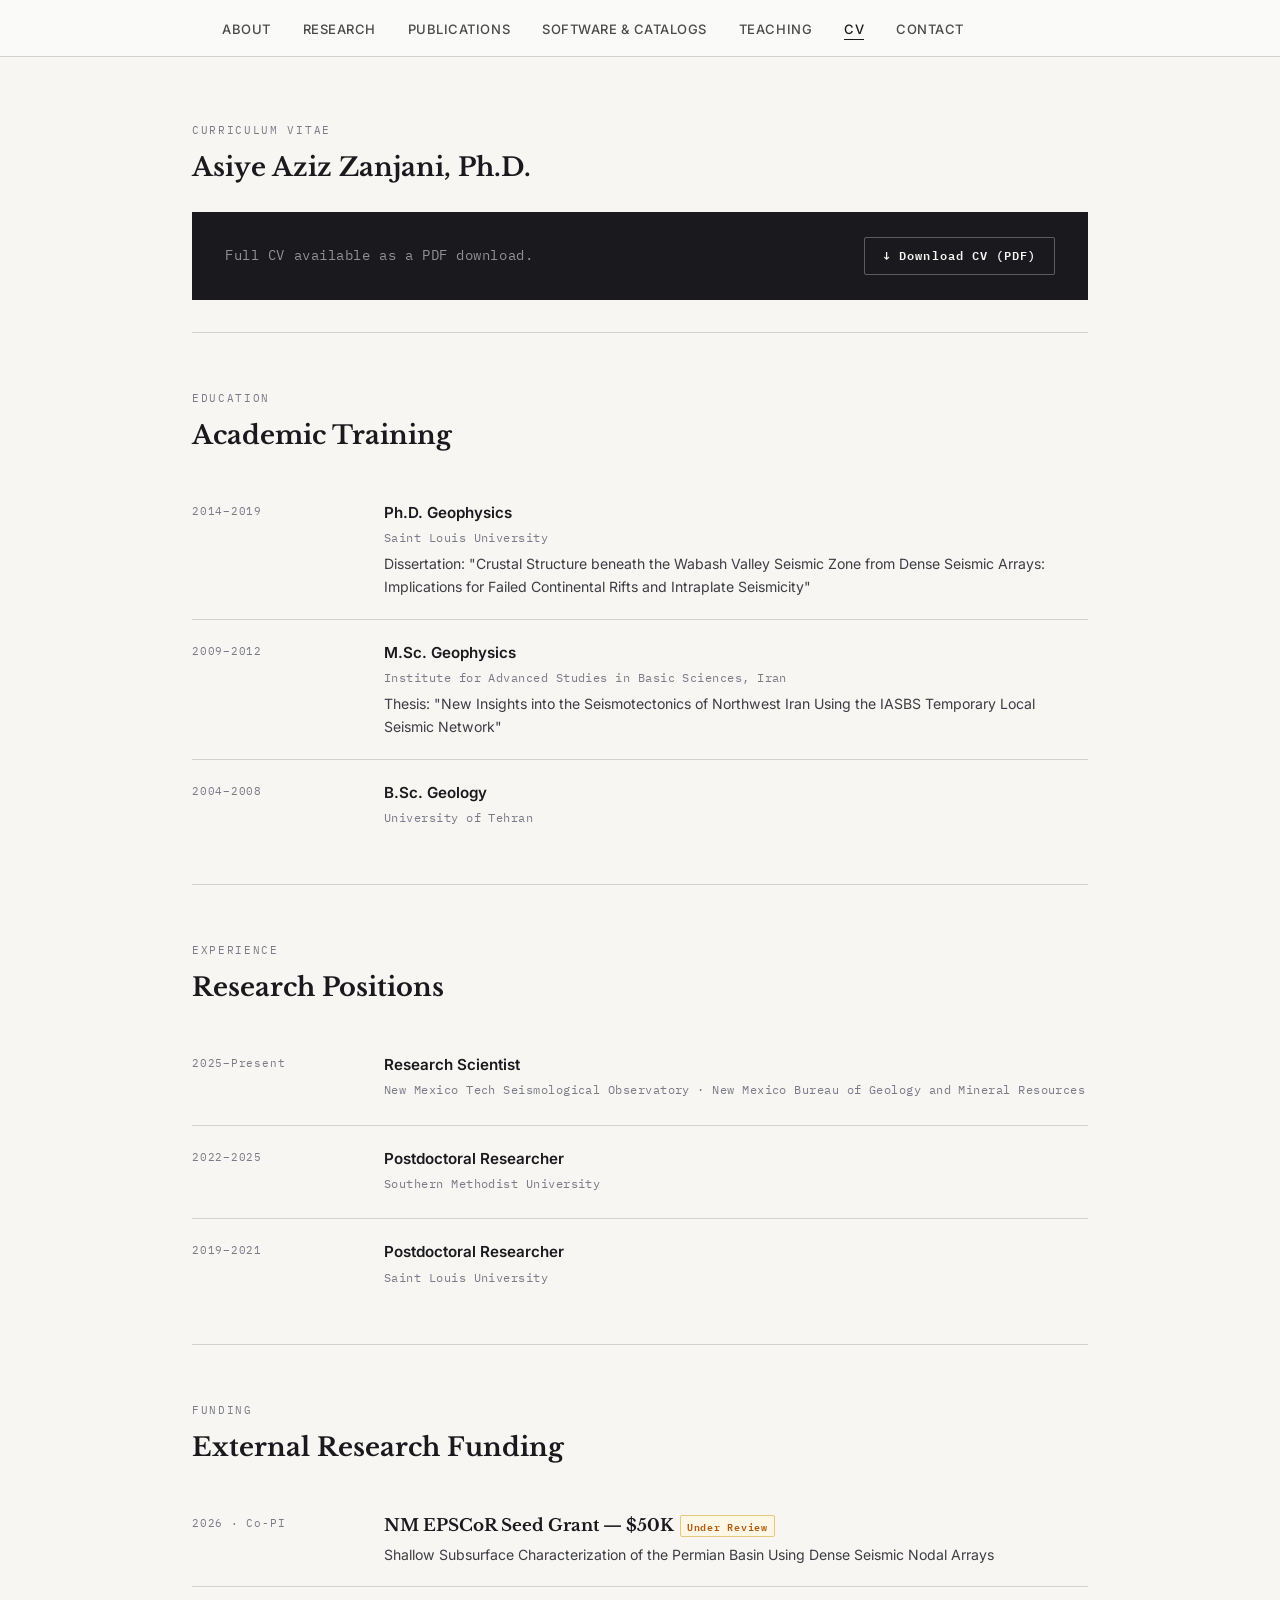
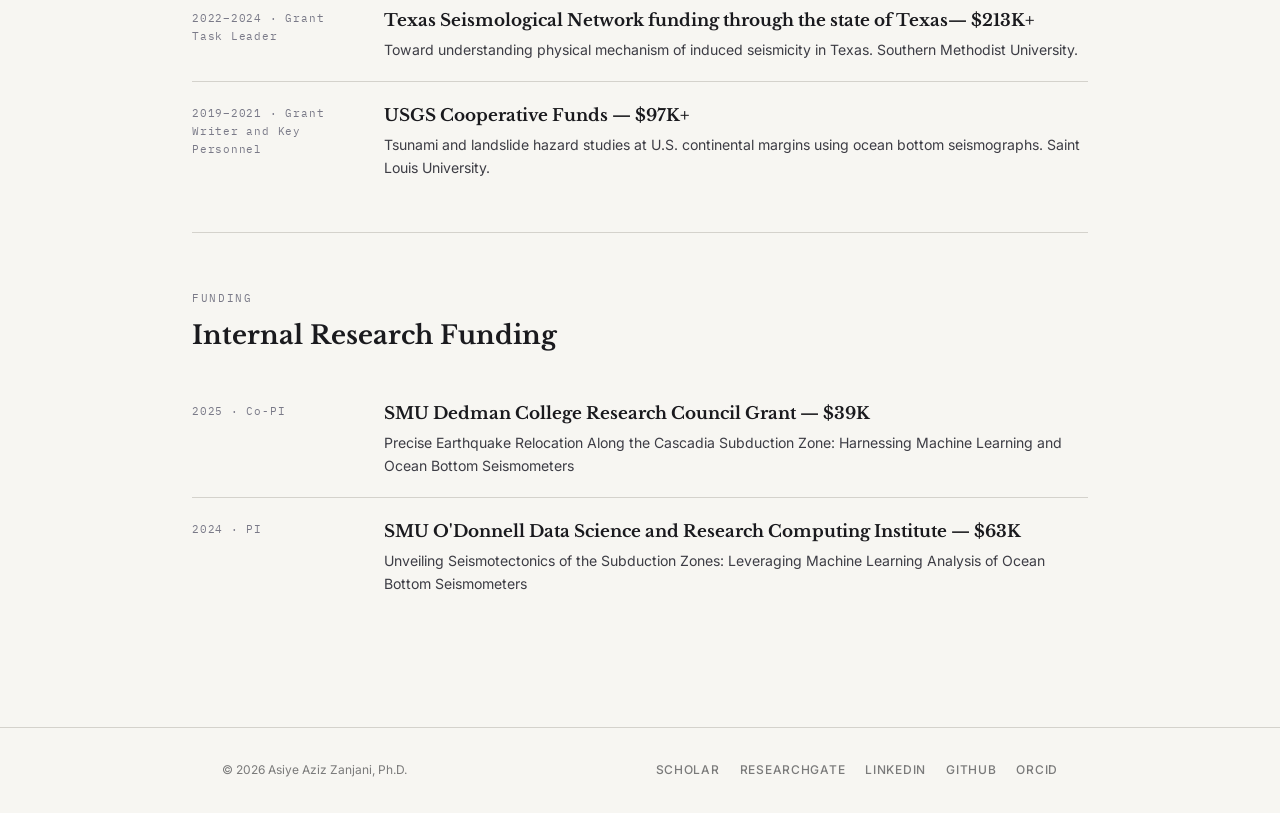
<file: cv.html>
<!DOCTYPE html>
<html lang="en">
<head>
  <meta charset="UTF-8">
  <meta name="viewport" content="width=device-width, initial-scale=1.0">
  <title>CV — Asiye Aziz Zanjani</title>
  <link rel="stylesheet" href="style.css">
  <link rel="preconnect" href="https://fonts.googleapis.com">
  <link href="https://fonts.googleapis.com/css2?family=IBM+Plex+Mono:ital,wght@0,400;0,600;1,400&family=Libre+Baskerville:ital,wght@0,400;0,700;1,400&family=Inter:wght@300;400;500;600&display=swap" rel="stylesheet">
  <style>
    *, *::before, *::after { box-sizing: border-box; margin: 0; padding: 0; }

    :root {
      --ink:        #1a1a1e;
      --ink-soft:   #3d3d45;
      --ink-muted:  #7a7a88;
      --paper:      #f7f6f2;
      --paper-warm: #eeede8;
      --seismic:    #c0392b;
      --depth:      #1a4b7a;
      --depth-lt:   #d0e0f0;
      --teal:       #1a6b6b;
      --violet:     #5b3a8c;
      --amber:      #b05c10;
      --rule:       #d4d2cc;
      --mono:  'IBM Plex Mono', monospace;
      --serif: 'Libre Baskerville', Georgia, serif;
      --sans:  'Inter', system-ui, sans-serif;
    }

    html { scroll-behavior: smooth; }
    body {
      background: var(--paper);
      color: var(--ink);
      font-family: var(--sans);
      font-size: 17px;
      line-height: 1.7;
      -webkit-font-smoothing: antialiased;
    }

    .page-body {
      max-width: 960px;
      margin: 0 auto;
      padding: 0 2rem 5rem;
    }

    .section-block {
      padding: 3.5rem 0 1rem;
      border-top: 1px solid var(--rule);
      margin-top: 1rem;
    }
    .section-block:first-child { border-top: none; padding-top: 3rem; }

    .section-eyebrow {
      font-family: var(--mono);
      font-size: 0.7rem;
      letter-spacing: 0.15em;
      text-transform: uppercase;
      color: var(--ink-muted);
      margin-bottom: 0.7rem;
    }
    .section-block h2 {
      font-family: var(--serif);
      font-size: clamp(1.3rem, 2.5vw, 1.6rem);
      font-weight: 700;
      color: var(--ink);
      margin-bottom: 1.8rem;
      line-height: 1.25;
    }

    /* Download banner */
    .cv-download-banner {
      display: flex;
      align-items: center;
      justify-content: space-between;
      gap: 2rem;
      padding: 1.5rem 2rem;
      background: var(--ink);
      border: 1px solid var(--ink);
      margin-bottom: 0;
    }
    .cv-download-banner p {
      font-size: 0.88rem;
      color: rgba(247,246,242,0.55);
      margin: 0;
      font-family: var(--mono);
      letter-spacing: 0.04em;
    }
    .btn-download {
      font-family: var(--mono);
      font-size: 0.72rem;
      letter-spacing: 0.09em;
      font-weight: 600;
      background: transparent;
      color: var(--paper);
      border: 1px solid rgba(247,246,242,0.3);
      border-radius: 2px;
      padding: 8px 18px;
      text-decoration: none;
      white-space: nowrap;
      transition: border-color 0.15s, background 0.15s;
    }
    .btn-download:hover { border-color: rgba(247,246,242,0.7); background: rgba(247,246,242,0.07); text-decoration: none; }

    /* CV timeline rows */
    .cv-list {
      list-style: none;
      display: flex;
      flex-direction: column;
      gap: 0;
    }
    .cv-row {
      display: grid;
      grid-template-columns: 160px 1fr;
      gap: 0 2rem;
      padding: 1.25rem 0;
      border-bottom: 1px solid var(--rule);
      align-items: start;
    }
    .cv-row:last-child { border-bottom: none; }
    .cv-year {
      font-family: var(--mono);
      font-size: 0.7rem;
      letter-spacing: 0.07em;
      color: var(--ink-muted);
      padding-top: 3px;
      line-height: 1.6;
    }
    .cv-entry h3 {
      font-size: 0.95rem;
      font-weight: 600;
      color: var(--ink);
      margin-bottom: 0.15rem;
    }
    .cv-entry .inst {
      font-family: var(--mono);
      font-size: 0.72rem;
      letter-spacing: 0.04em;
      color: var(--ink-muted);
      display: block;
      margin-bottom: 0.3rem;
    }
    .cv-entry p {
      font-size: 0.88rem;
      color: var(--ink-soft);
      line-height: 1.65;
      margin: 0;
    }

    /* Funding: accent the amount */
    .cv-grant-amount {
      font-family: var(--serif);
      font-size: 1.05rem;
      font-weight: 700;
      color: var(--ink);
    }
    .cv-grant-status {
      font-family: var(--mono);
      font-size: 0.65rem;
      letter-spacing: 0.07em;
      color: var(--amber);
      font-weight: 600;
      background: #fff7e6;
      border: 1px solid #e8c87a;
      border-radius: 2px;
      padding: 1px 6px;
      margin-left: 6px;
      vertical-align: middle;
    }

    @media (max-width: 640px) {
      .cv-row { grid-template-columns: 1fr; gap: 0.3rem; }
      .cv-download-banner { flex-direction: column; align-items: flex-start; }
    }
  </style>
</head>
<body>

<nav>
  <div class="nav-inner">
    <ul class="nav-links">
      <li><a href="index.html">About</a></li>
      <li><a href="research.html">Research</a></li>
      <li><a href="publications.html">Publications</a></li>
      <li><a href="software.html">Software &amp; Catalogs</a></li>
      <li><a href="teaching.html">Teaching</a></li>
      <li><a href="cv.html" class="active">CV</a></li>
      <li><a href="contact.html">Contact</a></li>
    </ul>
  </div>
</nav>

<div class="page-body">

  <div class="section-block">
    <div class="section-eyebrow">Curriculum Vitae</div>
    <h2>Asiye Aziz Zanjani, Ph.D.</h2>
    <div class="cv-download-banner">
      <p>Full CV available as a PDF download.</p>
      <a class="btn-download" href="cv.pdf" target="_blank">↓ Download CV (PDF)</a>
    </div>
  </div>

  <div class="section-block">
    <div class="section-eyebrow">Education</div>
    <h2>Academic Training</h2>
    <ul class="cv-list">
      <li class="cv-row">
        <span class="cv-year">2014–2019</span>
        <div class="cv-entry">
          <h3>Ph.D. Geophysics</h3>
          <span class="inst">Saint Louis University</span>
          <p>Dissertation: "Crustal Structure beneath the Wabash Valley Seismic Zone from Dense Seismic Arrays: Implications for Failed Continental Rifts and Intraplate Seismicity"</p>
        </div>
      </li>
      <li class="cv-row">
        <span class="cv-year">2009–2012</span>
        <div class="cv-entry">
          <h3>M.Sc. Geophysics</h3>
          <span class="inst">Institute for Advanced Studies in Basic Sciences, Iran</span>
          <p>Thesis: "New Insights into the Seismotectonics of Northwest Iran Using the IASBS Temporary Local Seismic Network"</p>
        </div>
      </li>
      <li class="cv-row">
        <span class="cv-year">2004–2008</span>
        <div class="cv-entry">
          <h3>B.Sc. Geology</h3>
          <span class="inst">University of Tehran</span>
        </div>
      </li>
    </ul>
  </div>

  <div class="section-block">
    <div class="section-eyebrow">Experience</div>
    <h2>Research Positions</h2>
    <ul class="cv-list">
      <li class="cv-row">
        <span class="cv-year">2025–Present</span>
        <div class="cv-entry">
          <h3>Research Scientist</h3>
          <span class="inst">New Mexico Tech Seismological Observatory · New Mexico Bureau of Geology and Mineral Resources</span>
        </div>
      </li>
      <li class="cv-row">
        <span class="cv-year">2022–2025</span>
        <div class="cv-entry">
          <h3>Postdoctoral Researcher</h3>
          <span class="inst">Southern Methodist University</span>
        </div>
      </li>
      <li class="cv-row">
        <span class="cv-year">2019–2021</span>
        <div class="cv-entry">
          <h3>Postdoctoral Researcher</h3>
          <span class="inst">Saint Louis University</span>
        </div>
      </li>
    </ul>
  </div>

  <div class="section-block">
    <div class="section-eyebrow">Funding</div>
    <h2>External Research Funding</h2>
    <ul class="cv-list">
      <li class="cv-row">
        <span class="cv-year">2026 · Co-PI</span>
        <div class="cv-entry">
          <h3><span class="cv-grant-amount">NM EPSCoR Seed Grant — $50K</span><span class="cv-grant-status">Under Review</span></h3>
          <p>Shallow Subsurface Characterization of the Permian Basin Using Dense Seismic Nodal Arrays</p>
        </div>
      </li>
      <li class="cv-row">
        <span class="cv-year">2022–2024 · Grant Task Leader</span>
        <div class="cv-entry">
          <h3><span class="cv-grant-amount">Texas Seismological Network funding through the state of Texas— $213K+</span></h3>
          <p>Toward understanding physical mechanism of induced seismicity in Texas. Southern Methodist University.</p>
        </div>
      </li>
      <li class="cv-row">
        <span class="cv-year">2019–2021 · Grant Writer and Key Personnel</span>
        <div class="cv-entry">
          <h3><span class="cv-grant-amount">USGS Cooperative Funds — $97K+</span></h3>
          <p>Tsunami and landslide hazard studies at U.S. continental margins using ocean bottom seismographs. Saint Louis University.</p>
        </div>
      </li>
    </ul>
  </div>   
  <div class="section-block">
    <div class="section-eyebrow">Funding</div>
    <h2>Internal Research Funding</h2>
    <ul class="cv-list">
      <li class="cv-row">
        <span class="cv-year">2025 · Co-PI</span>
        <div class="cv-entry">
          <h3><span class="cv-grant-amount">SMU Dedman College Research Council Grant — $39K</span></h3>
          <p>Precise Earthquake Relocation Along the Cascadia Subduction Zone: Harnessing Machine Learning and Ocean Bottom Seismometers</p>
        </div>
      </li>
      <li class="cv-row">
        <span class="cv-year">2024 · PI</span>
        <div class="cv-entry">
          <h3><span class="cv-grant-amount">SMU O'Donnell Data Science and Research Computing Institute — $63K</span></h3>
          <p>Unveiling Seismotectonics of the Subduction Zones: Leveraging Machine Learning Analysis of Ocean Bottom Seismometers</p>
        </div>
      </li>
    </ul>
  </div>

</div>

<footer>
  <div class="footer-inner">
    <p>&copy; 2026 Asiye Aziz Zanjani, Ph.D.</p>
    <div class="footer-icons">
      <a href="https://scholar.google.com/citations?user=vzA30FwAAAAJ&hl=en&oi=sra" target="_blank" rel="noopener noreferrer">Scholar</a>
      <a href="https://www.researchgate.net/profile/Asiye-Aziz-Zanjani" target="_blank" rel="noopener noreferrer">ResearchGate</a>
      <a href="https://www.linkedin.com/in/asiye-aziz-zanjani-1232ab59/" target="_blank" rel="noopener noreferrer">LinkedIn</a>
      <a href="https://github.com/Asiye-Aziz-Zanjani" target="_blank" rel="noopener noreferrer">GitHub</a>
      <a href="https://orcid.org/0000-0003-3344-9720" target="_blank" rel="noopener noreferrer">ORCID</a>
    </div>
  </div>
</footer>

</body>
</html>
</file>
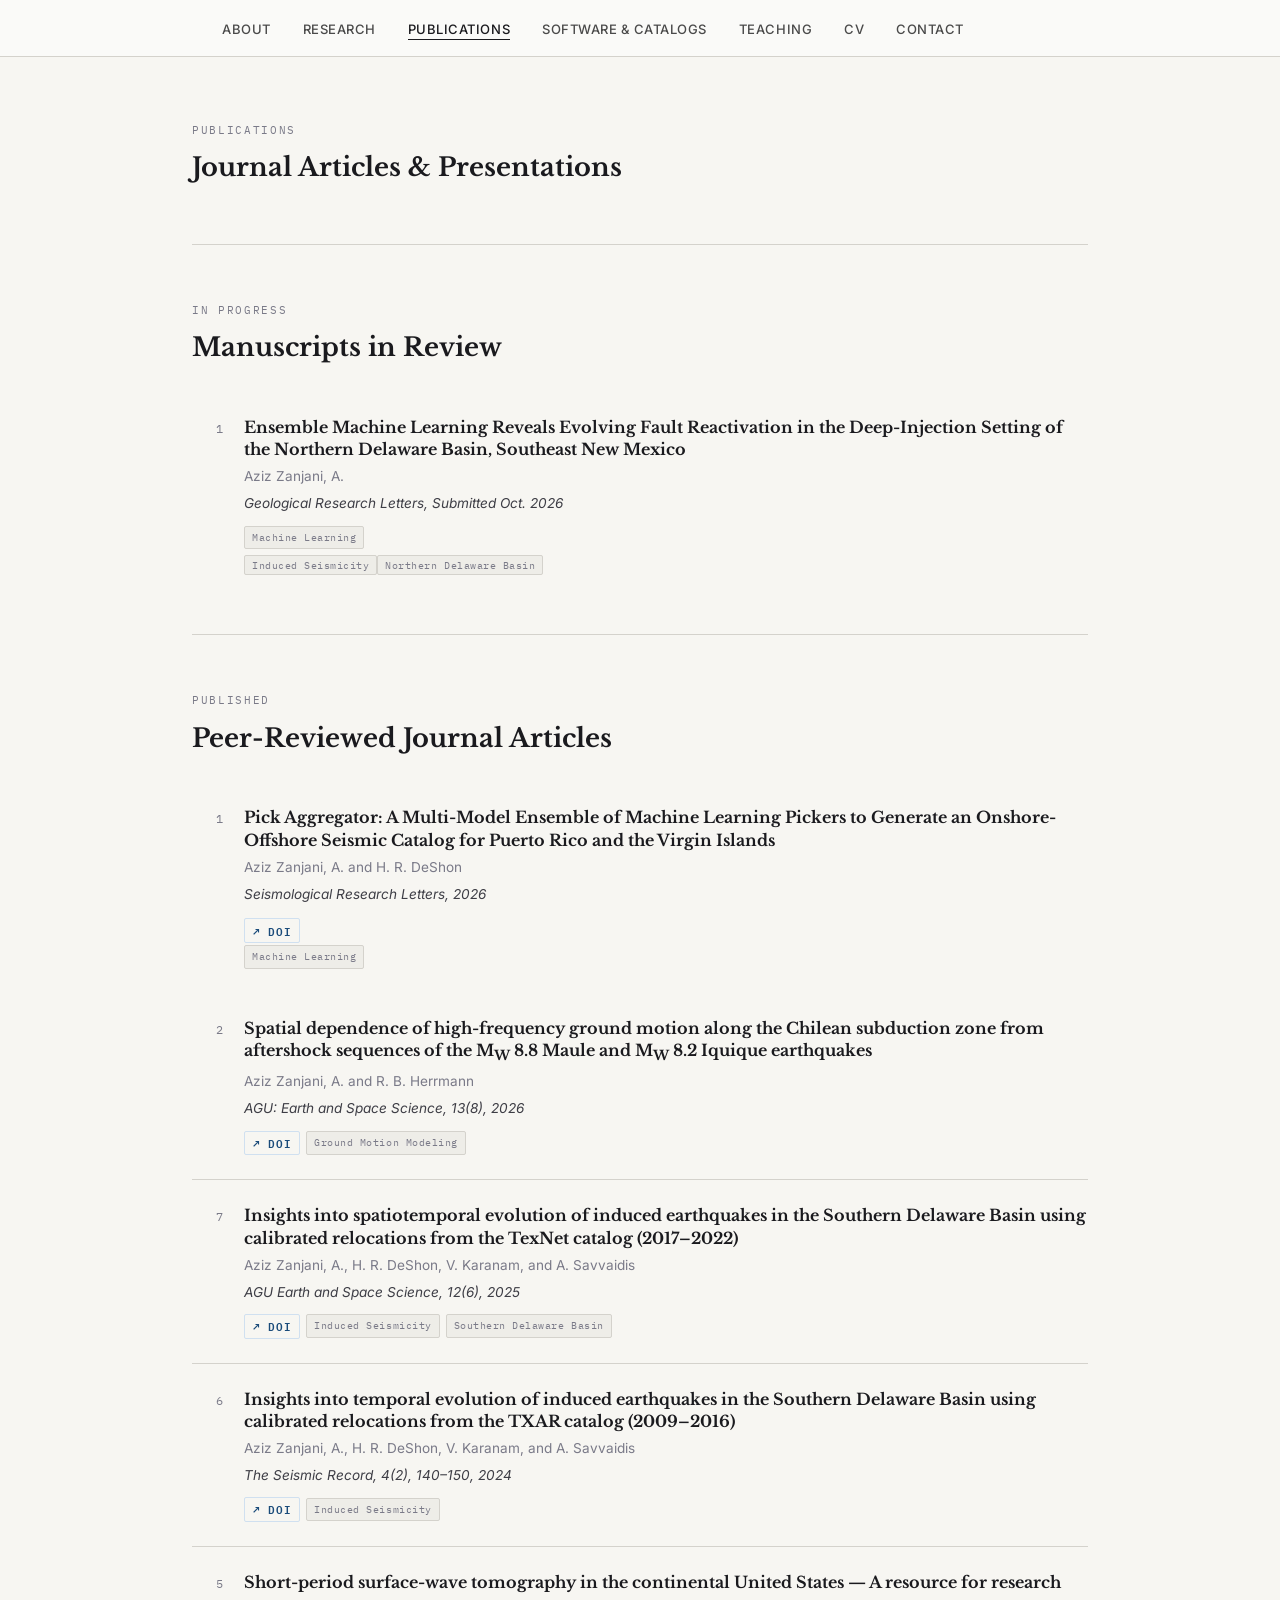
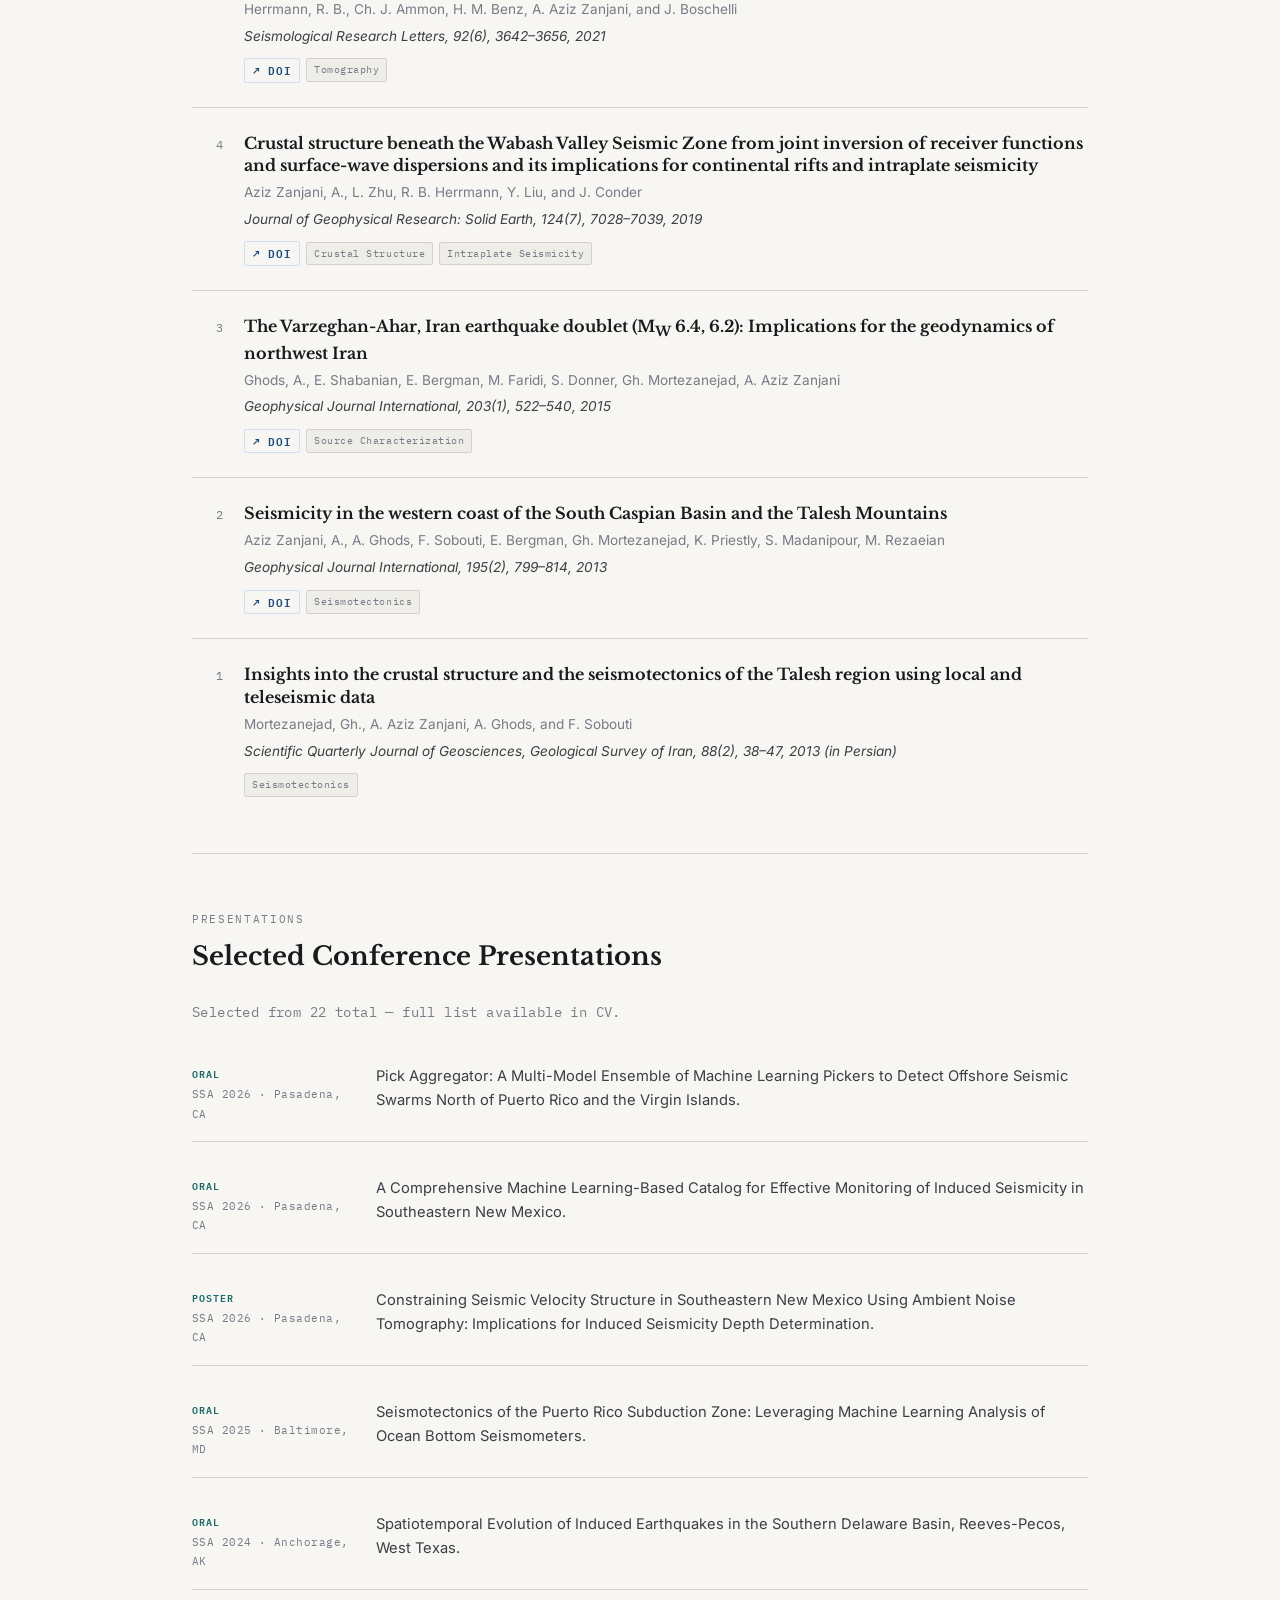
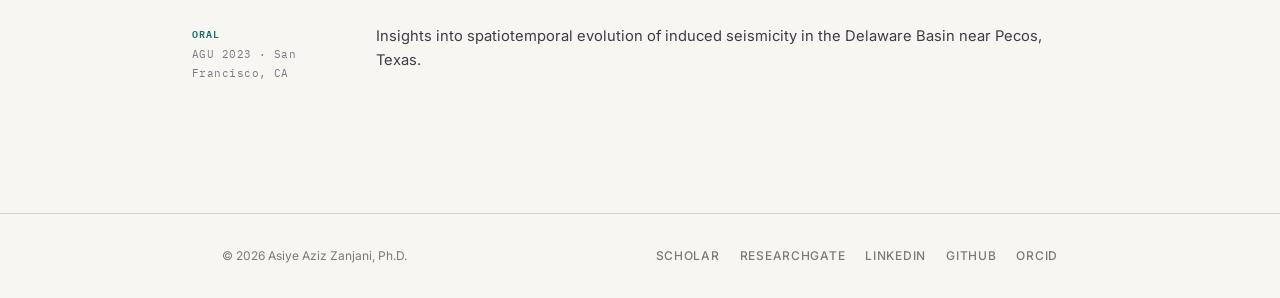
<file: publications.html>
<!DOCTYPE html>
<html lang="en">
<head>
  <meta charset="UTF-8">
  <meta name="viewport" content="width=device-width, initial-scale=1.0">
  <title>Publications — Asiye Aziz Zanjani</title>
  <link rel="stylesheet" href="style.css">
  <link rel="preconnect" href="https://fonts.googleapis.com">
  <link href="https://fonts.googleapis.com/css2?family=IBM+Plex+Mono:ital,wght@0,400;0,600;1,400&family=Libre+Baskerville:ital,wght@0,400;0,700;1,400&family=Inter:wght@300;400;500;600&display=swap" rel="stylesheet">
  <style>
    *, *::before, *::after { box-sizing: border-box; margin: 0; padding: 0; }

    :root {
      --ink:        #1a1a1e;
      --ink-soft:   #3d3d45;
      --ink-muted:  #7a7a88;
      --paper:      #f7f6f2;
      --paper-warm: #eeede8;
      --seismic:    #c0392b;
      --depth:      #1a4b7a;
      --depth-lt:   #d0e0f0;
      --teal:       #1a6b6b;
      --violet:     #5b3a8c;
      --amber:      #b05c10;
      --rule:       #d4d2cc;
      --mono:  'IBM Plex Mono', monospace;
      --serif: 'Libre Baskerville', Georgia, serif;
      --sans:  'Inter', system-ui, sans-serif;
    }

    html { scroll-behavior: smooth; }
    body {
      background: var(--paper);
      color: var(--ink);
      font-family: var(--sans);
      font-size: 17px;
      line-height: 1.7;
      -webkit-font-smoothing: antialiased;
    }

    .page-body {
      max-width: 960px;
      margin: 0 auto;
      padding: 0 2rem 5rem;
    }

    .section-block {
      padding: 3.5rem 0 1rem;
      border-top: 1px solid var(--rule);
      margin-top: 1rem;
    }
    .section-block:first-child { border-top: none; padding-top: 3rem; }

    .section-eyebrow {
      font-family: var(--mono);
      font-size: 0.7rem;
      letter-spacing: 0.15em;
      text-transform: uppercase;
      color: var(--ink-muted);
      margin-bottom: 0.7rem;
    }
    .section-block h2 {
      font-family: var(--serif);
      font-size: clamp(1.3rem, 2.5vw, 1.6rem);
      font-weight: 700;
      color: var(--ink);
      margin-bottom: 1.8rem;
      line-height: 1.25;
    }

    /* Publication list */
    .pub-list {
      list-style: none;
      display: flex;
      flex-direction: column;
      gap: 0;
    }
    .pub-item {
      display: grid;
      grid-template-columns: 32px 1fr;
      gap: 0 1.25rem;
      align-items: start;
      padding: 1.5rem 0;
      border-bottom: 1px solid var(--rule);
    }
    .pub-item:last-child { border-bottom: none; }
    .pub-num {
      font-family: var(--mono);
      font-size: 0.72rem;
      color: var(--ink-muted);
      padding-top: 3px;
      text-align: right;
      letter-spacing: 0.05em;
    }
    .pub-title {
      font-family: var(--serif);
      font-size: 1rem;
      font-weight: 700;
      color: var(--ink);
      line-height: 1.4;
      margin-bottom: 0.35rem;
    }
    .pub-authors {
      font-size: 0.85rem;
      color: var(--ink-muted);
      margin-bottom: 0.3rem;
      line-height: 1.55;
    }
    .pub-journal {
      font-size: 0.85rem;
      color: var(--ink-soft);
      font-style: italic;
      margin-bottom: 0.65rem;
    }
    .pub-tags {
      display: flex;
      flex-wrap: wrap;
      gap: 6px;
      align-items: center;
    }
    .pub-link {
      font-family: var(--mono);
      font-size: 0.68rem;
      letter-spacing: 0.06em;
      font-weight: 600;
      color: var(--depth);
      border: 1px solid var(--depth-lt);
      border-radius: 2px;
      padding: 2px 8px;
      text-decoration: none;
      background: transparent;
      transition: background 0.15s, border-color 0.15s;
    }
    .pub-link:hover { background: var(--depth-lt); border-color: var(--depth); text-decoration: none; }
    .status-badge {
      font-family: var(--mono);
      font-size: 0.65rem;
      letter-spacing: 0.07em;
      font-weight: 600;
      background: #fff7e6;
      color: var(--amber);
      border: 1px solid #e8c87a;
      border-radius: 2px;
      padding: 2px 8px;
    }
    .topic-tag {
      font-family: var(--mono);
      font-size: 0.65rem;
      letter-spacing: 0.05em;
      color: var(--ink-muted);
      background: var(--paper-warm);
      border: 1px solid var(--rule);
      border-radius: 2px;
      padding: 2px 7px;
    }

    /* Conference list */
    .conf-note {
      font-size: 0.85rem;
      color: var(--ink-muted);
      margin-bottom: 1.5rem;
      font-family: var(--mono);
      letter-spacing: 0.03em;
    }
    .conf-list {
      list-style: none;
      display: flex;
      flex-direction: column;
      gap: 1.1rem;
    }
    .conf-item {
      display: grid;
      grid-template-columns: 160px 1fr;
      gap: 0 1.5rem;
      align-items: start;
      padding: 1.1rem 0;
      border-bottom: 1px solid var(--rule);
      font-size: 0.9rem;
    }
    .conf-item:last-child { border-bottom: none; }
    .conf-meta {
      display: flex;
      flex-direction: column;
      gap: 0.15rem;
    }
    .conf-type {
      font-family: var(--mono);
      font-size: 0.65rem;
      letter-spacing: 0.09em;
      text-transform: uppercase;
      color: var(--teal);
      font-weight: 600;
    }
    .conf-venue {
      font-family: var(--mono);
      font-size: 0.7rem;
      color: var(--ink-muted);
      letter-spacing: 0.04em;
    }
    .conf-text {
      color: var(--ink-soft);
      line-height: 1.6;
      font-size: 0.92rem;
    }

    @media (max-width: 640px) {
      .conf-item { grid-template-columns: 1fr; gap: 0.35rem; }
    }
  </style>
</head>
<body>

<nav>
  <div class="nav-inner">
    <ul class="nav-links">
      <li><a href="index.html">About</a></li>
      <li><a href="research.html">Research</a></li>
      <li><a href="publications.html" class="active">Publications</a></li>
      <li><a href="software.html">Software &amp; Catalogs</a></li>
      <li><a href="teaching.html">Teaching</a></li>
      <li><a href="cv.html">CV</a></li>
      <li><a href="contact.html">Contact</a></li>
    </ul>
  </div>
</nav>

<div class="page-body">

  <div class="section-block">
    <div class="section-eyebrow">Publications</div>
    <h2>Journal Articles &amp; Presentations</h2>
  </div>

  <div class="section-block">
    <div class="section-eyebrow">In Progress</div>
    <h2>Manuscripts in Review</h2>
    <ul class="pub-list">
      <li class="pub-item">
        <span class="pub-num">1</span>
        <div>
          <p class="pub-title">Ensemble Machine Learning Reveals Evolving Fault Reactivation in the Deep-Injection Setting of the Northern Delaware Basin, Southeast New Mexico</p>
          <p class="pub-authors">Aziz Zanjani, A.</p>
          <p class="pub-journal">Geological Research Letters, Submitted Oct. 2026</p>
          <div class="pub-tags"><span class="topic-tag">Machine Learning</span></div><span class="topic-tag">Induced Seismicity</span><span class="topic-tag">Northern Delaware Basin</span>
        </div>
      </li>
    </ul>
  </div>

  <div class="section-block">
    <div class="section-eyebrow">Published</div>
    <h2>Peer-Reviewed Journal Articles</h2>
    <ul class="pub-list">
      <li class="pub-item">
        <span class="pub-num">1</span>
        <div>
          <p class="pub-title">Pick Aggregator: A Multi-Model Ensemble of Machine Learning Pickers to Generate an Onshore-Offshore Seismic Catalog for Puerto Rico and the Virgin Islands</p>
          <p class="pub-authors">Aziz Zanjani, A. and H. R. DeShon</p>
          <p class="pub-journal">Seismological Research Letters, 2026</p>
            <a class="pub-link" href="https://doi.org/10.1785/0220260012" target="_blank">↗ DOI</a>
          <div class="pub-tags"><span class="topic-tag">Machine Learning</span></div>
        </div>
      </li>
    </ul>
    <ul class="pub-list">
      <li class="pub-item">
        <span class="pub-num">2</span>
        <div>
          <p class="pub-title">Spatial dependence of high-frequency ground motion along the Chilean subduction zone from aftershock sequences of the M<sub>W</sub> 8.8 Maule and M<sub>W</sub> 8.2 Iquique earthquakes</p>
          <p class="pub-authors">Aziz Zanjani, A. and R. B. Herrmann</p>
          <p class="pub-journal">AGU: Earth and Space Science, 13(8), 2026</p>
          <div class="pub-tags">
            <a class="pub-link" href="https://doi.org/10.1029/2026EA005142" target="_blank">↗ DOI</a>
            <span class="topic-tag">Ground Motion Modeling</span>
          </div>
        </div>
      </li>
      <li class="pub-item">
        <span class="pub-num">7</span>
        <div>
          <p class="pub-title">Insights into spatiotemporal evolution of induced earthquakes in the Southern Delaware Basin using calibrated relocations from the TexNet catalog (2017–2022)</p>
          <p class="pub-authors">Aziz Zanjani, A., H. R. DeShon, V. Karanam, and A. Savvaidis</p>
          <p class="pub-journal">AGU Earth and Space Science, 12(6), 2025</p>
          <div class="pub-tags">
            <a class="pub-link" href="https://doi.org/10.1029/2024EA004027" target="_blank">↗ DOI</a>
            <span class="topic-tag">Induced Seismicity</span>
            <span class="topic-tag">Southern Delaware Basin</span>
          </div>
        </div>
      </li>
      <li class="pub-item">
        <span class="pub-num">6</span>
        <div>
          <p class="pub-title">Insights into temporal evolution of induced earthquakes in the Southern Delaware Basin using calibrated relocations from the TXAR catalog (2009–2016)</p>
          <p class="pub-authors">Aziz Zanjani, A., H. R. DeShon, V. Karanam, and A. Savvaidis</p>
          <p class="pub-journal">The Seismic Record, 4(2), 140–150, 2024</p>
          <div class="pub-tags">
            <a class="pub-link" href="https://doi.org/10.1785/0320240011" target="_blank">↗ DOI</a>
            <span class="topic-tag">Induced Seismicity</span>
          </div>
        </div>
      </li>
      <li class="pub-item">
        <span class="pub-num">5</span>
        <div>
          <p class="pub-title">Short-period surface-wave tomography in the continental United States — A resource for research</p>
          <p class="pub-authors">Herrmann, R. B., Ch. J. Ammon, H. M. Benz, A. Aziz Zanjani, and J. Boschelli</p>
          <p class="pub-journal">Seismological Research Letters, 92(6), 3642–3656, 2021</p>
          <div class="pub-tags">
            <a class="pub-link" href="https://doi.org/10.1785/0220200462" target="_blank">↗ DOI</a>
            <span class="topic-tag">Tomography</span>
          </div>
        </div>
      </li>
      <li class="pub-item">
        <span class="pub-num">4</span>
        <div>
          <p class="pub-title">Crustal structure beneath the Wabash Valley Seismic Zone from joint inversion of receiver functions and surface-wave dispersions and its implications for continental rifts and intraplate seismicity</p>
          <p class="pub-authors">Aziz Zanjani, A., L. Zhu, R. B. Herrmann, Y. Liu, and J. Conder</p>
          <p class="pub-journal">Journal of Geophysical Research: Solid Earth, 124(7), 7028–7039, 2019</p>
          <div class="pub-tags">
            <a class="pub-link" href="https://doi.org/10.1029/2018JB016989" target="_blank">↗ DOI</a>
            <span class="topic-tag">Crustal Structure</span>
            <span class="topic-tag">Intraplate Seismicity</span>
          </div>
        </div>
      </li>
      <li class="pub-item">
        <span class="pub-num">3</span>
        <div>
          <p class="pub-title">The Varzeghan-Ahar, Iran earthquake doublet (M<sub>W</sub> 6.4, 6.2): Implications for the geodynamics of northwest Iran</p>
          <p class="pub-authors">Ghods, A., E. Shabanian, E. Bergman, M. Faridi, S. Donner, Gh. Mortezanejad, A. Aziz Zanjani</p>
          <p class="pub-journal">Geophysical Journal International, 203(1), 522–540, 2015</p>
          <div class="pub-tags">
            <a class="pub-link" href="https://doi.org/10.1093/gji/ggv306" target="_blank">↗ DOI</a>
            <span class="topic-tag">Source Characterization</span>
          </div>
        </div>
      </li>
      <li class="pub-item">
        <span class="pub-num">2</span>
        <div>
          <p class="pub-title">Seismicity in the western coast of the South Caspian Basin and the Talesh Mountains</p>
          <p class="pub-authors">Aziz Zanjani, A., A. Ghods, F. Sobouti, E. Bergman, Gh. Mortezanejad, K. Priestly, S. Madanipour, M. Rezaeian</p>
          <p class="pub-journal">Geophysical Journal International, 195(2), 799–814, 2013</p>
          <div class="pub-tags">
            <a class="pub-link" href="https://doi.org/10.1093/gji/ggt299" target="_blank">↗ DOI</a>
            <span class="topic-tag">Seismotectonics</span>
          </div>
        </div>
      </li>
      <li class="pub-item">
        <span class="pub-num">1</span>
        <div>
          <p class="pub-title">Insights into the crustal structure and the seismotectonics of the Talesh region using local and teleseismic data</p>
          <p class="pub-authors">Mortezanejad, Gh., A. Aziz Zanjani, A. Ghods, and F. Sobouti</p>
          <p class="pub-journal">Scientific Quarterly Journal of Geosciences, Geological Survey of Iran, 88(2), 38–47, 2013 (in Persian)</p>
          <div class="pub-tags"><span class="topic-tag">Seismotectonics</span></div>
        </div>
      </li>
    </ul>
  </div>

  <div class="section-block">
    <div class="section-eyebrow">Presentations</div>
    <h2>Selected Conference Presentations</h2>
    <p class="conf-note">Selected from 22 total — full list available in CV.</p>
    <ul class="conf-list">
      <li class="conf-item">
        <div class="conf-meta">
          <span class="conf-type">Oral</span>
          <span class="conf-venue">SSA 2026 · Pasadena, CA</span>
        </div>
        <p class="conf-text">Pick Aggregator: A Multi-Model Ensemble of Machine Learning Pickers to Detect Offshore Seismic Swarms North of Puerto Rico and the Virgin Islands.</p>
      </li>
      <li class="conf-item">
        <div class="conf-meta">
          <span class="conf-type">Oral</span>
          <span class="conf-venue">SSA 2026 · Pasadena, CA</span>
        </div>
        <p class="conf-text">A Comprehensive Machine Learning-Based Catalog for Effective Monitoring of Induced Seismicity in Southeastern New Mexico.</p>
      </li>
      <li class="conf-item">
        <div class="conf-meta">
          <span class="conf-type">Poster</span>
          <span class="conf-venue">SSA 2026 · Pasadena, CA</span>
        </div>
        <p class="conf-text">Constraining Seismic Velocity Structure in Southeastern New Mexico Using Ambient Noise Tomography: Implications for Induced Seismicity Depth Determination.</p>
      </li>
      <li class="conf-item">
        <div class="conf-meta">
          <span class="conf-type">Oral</span>
          <span class="conf-venue">SSA 2025 · Baltimore, MD</span>
        </div>
        <p class="conf-text">Seismotectonics of the Puerto Rico Subduction Zone: Leveraging Machine Learning Analysis of Ocean Bottom Seismometers.</p>
      </li>
      <li class="conf-item">
        <div class="conf-meta">
          <span class="conf-type">Oral</span>
          <span class="conf-venue">SSA 2024 · Anchorage, AK</span>
        </div>
        <p class="conf-text">Spatiotemporal Evolution of Induced Earthquakes in the Southern Delaware Basin, Reeves-Pecos, West Texas.</p>
      </li>
      <li class="conf-item">
        <div class="conf-meta">
          <span class="conf-type">Oral</span>
          <span class="conf-venue">AGU 2023 · San Francisco, CA</span>
        </div>
        <p class="conf-text">Insights into spatiotemporal evolution of induced seismicity in the Delaware Basin near Pecos, Texas.</p>
      </li>
    </ul>
  </div>

</div>

<footer>
  <div class="footer-inner">
    <p>&copy; 2026 Asiye Aziz Zanjani, Ph.D.</p>
    <div class="footer-icons">
      <a href="https://scholar.google.com/citations?user=vzA30FwAAAAJ&hl=en&oi=sra" target="_blank" rel="noopener noreferrer">Scholar</a>
      <a href="https://www.researchgate.net/profile/Asiye-Aziz-Zanjani" target="_blank" rel="noopener noreferrer">ResearchGate</a>
      <a href="https://www.linkedin.com/in/asiye-aziz-zanjani-1232ab59/" target="_blank" rel="noopener noreferrer">LinkedIn</a>
      <a href="https://github.com/Asiye-Aziz-Zanjani" target="_blank" rel="noopener noreferrer">GitHub</a>
      <a href="https://orcid.org/0000-0003-3344-9720" target="_blank" rel="noopener noreferrer">ORCID</a>
    </div>
  </div>
</footer>

</body>
</html>
</file>
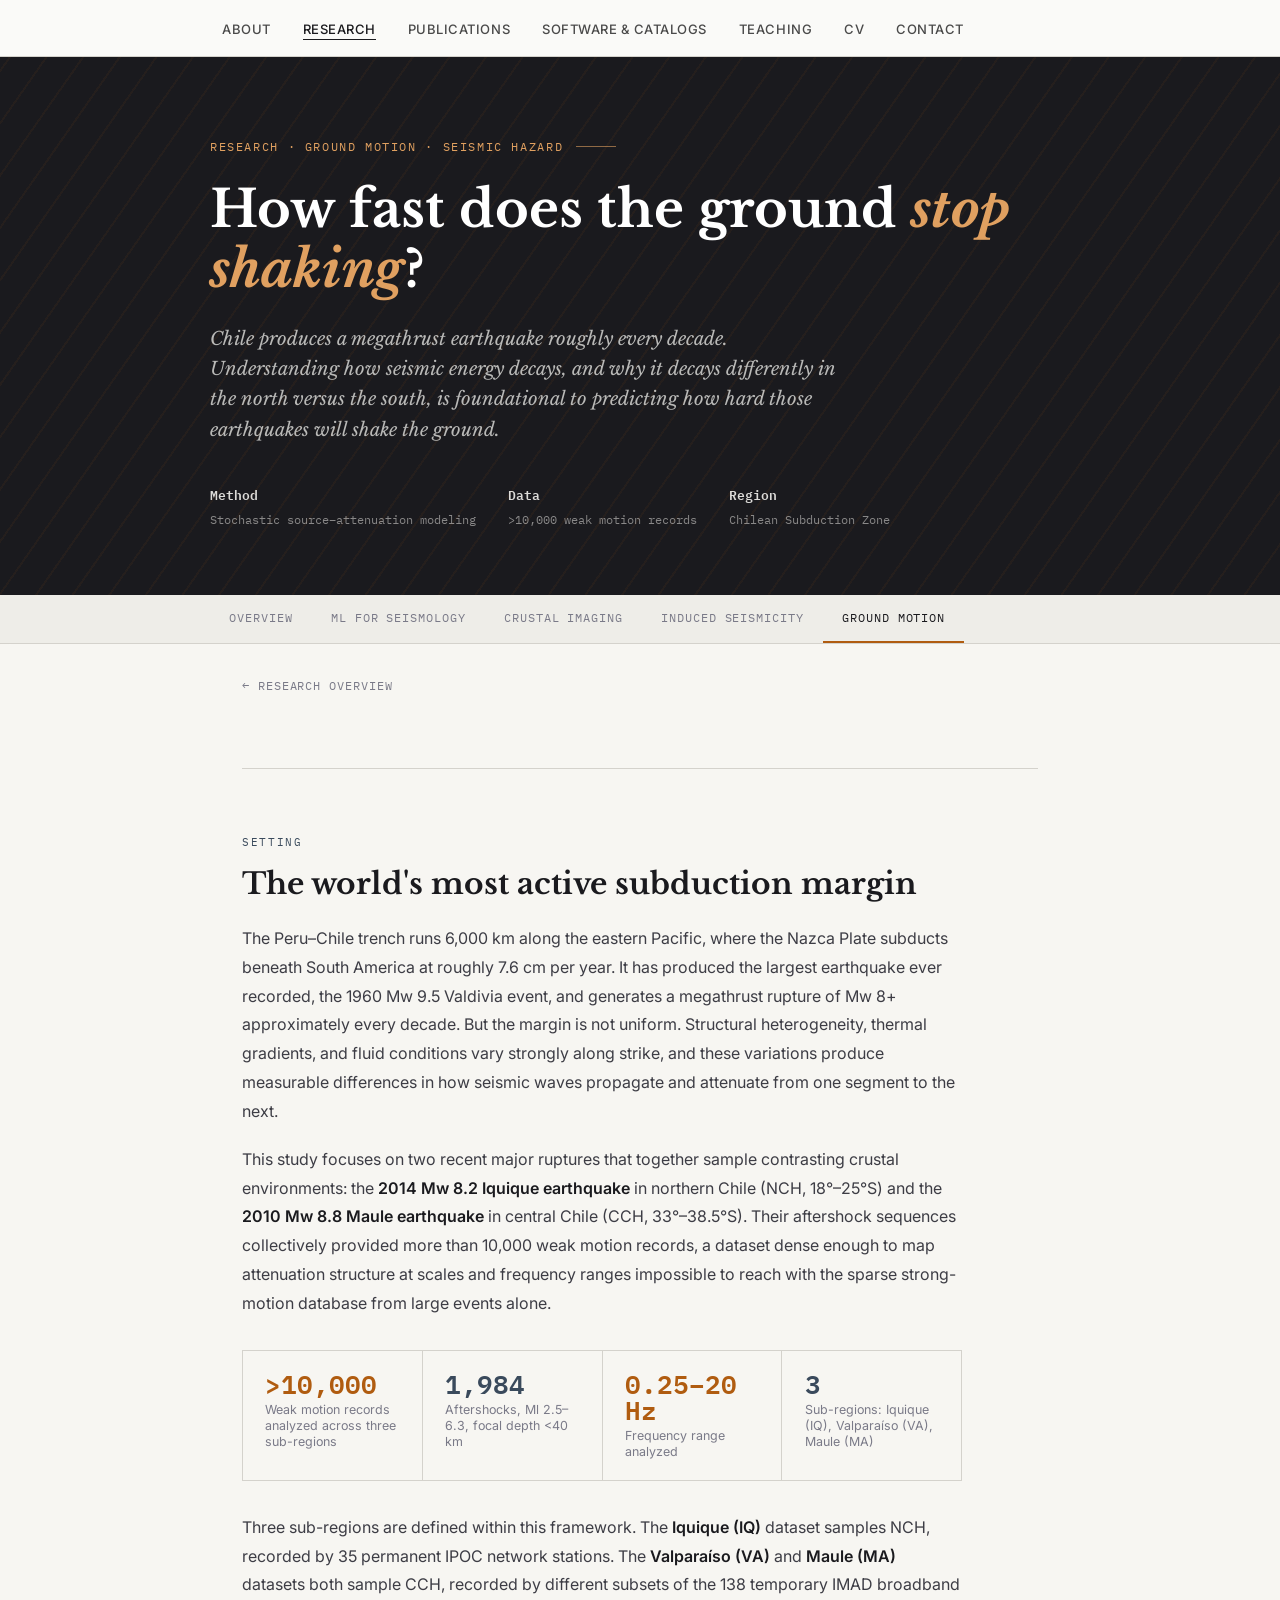
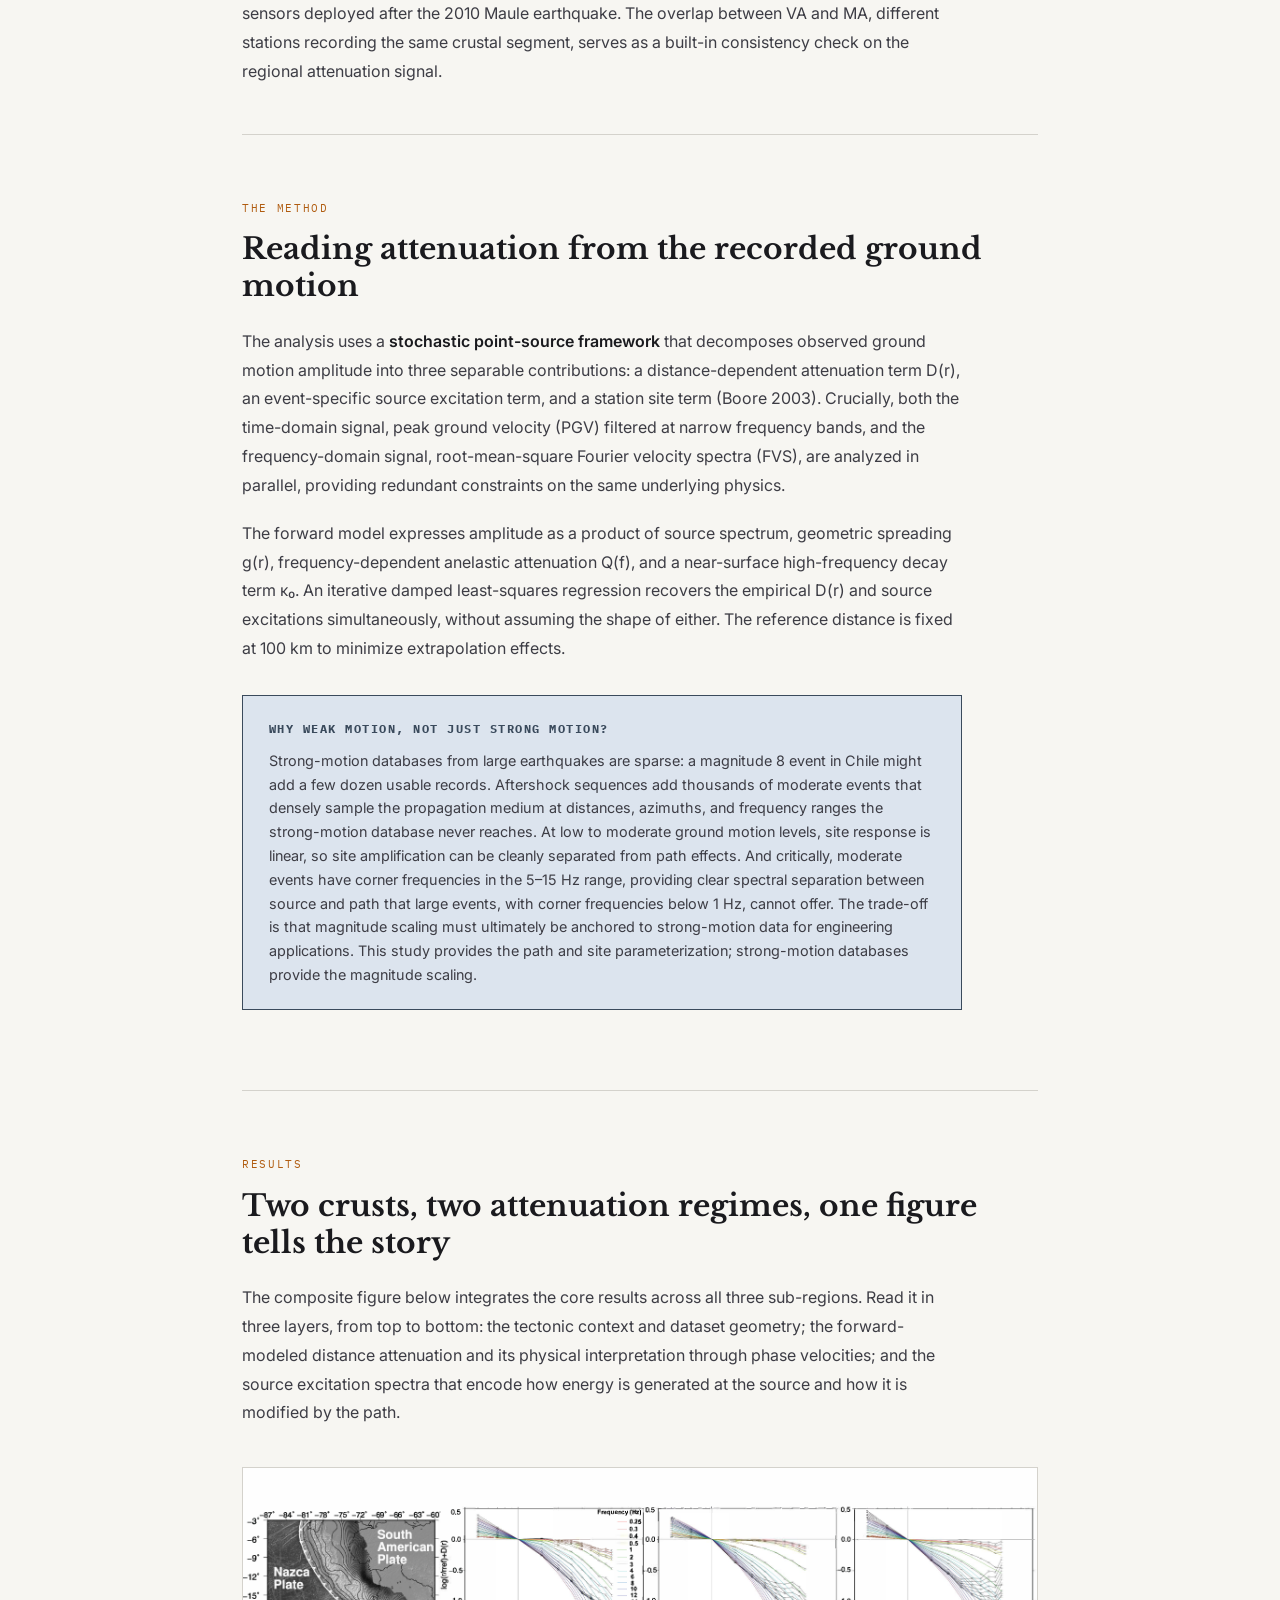
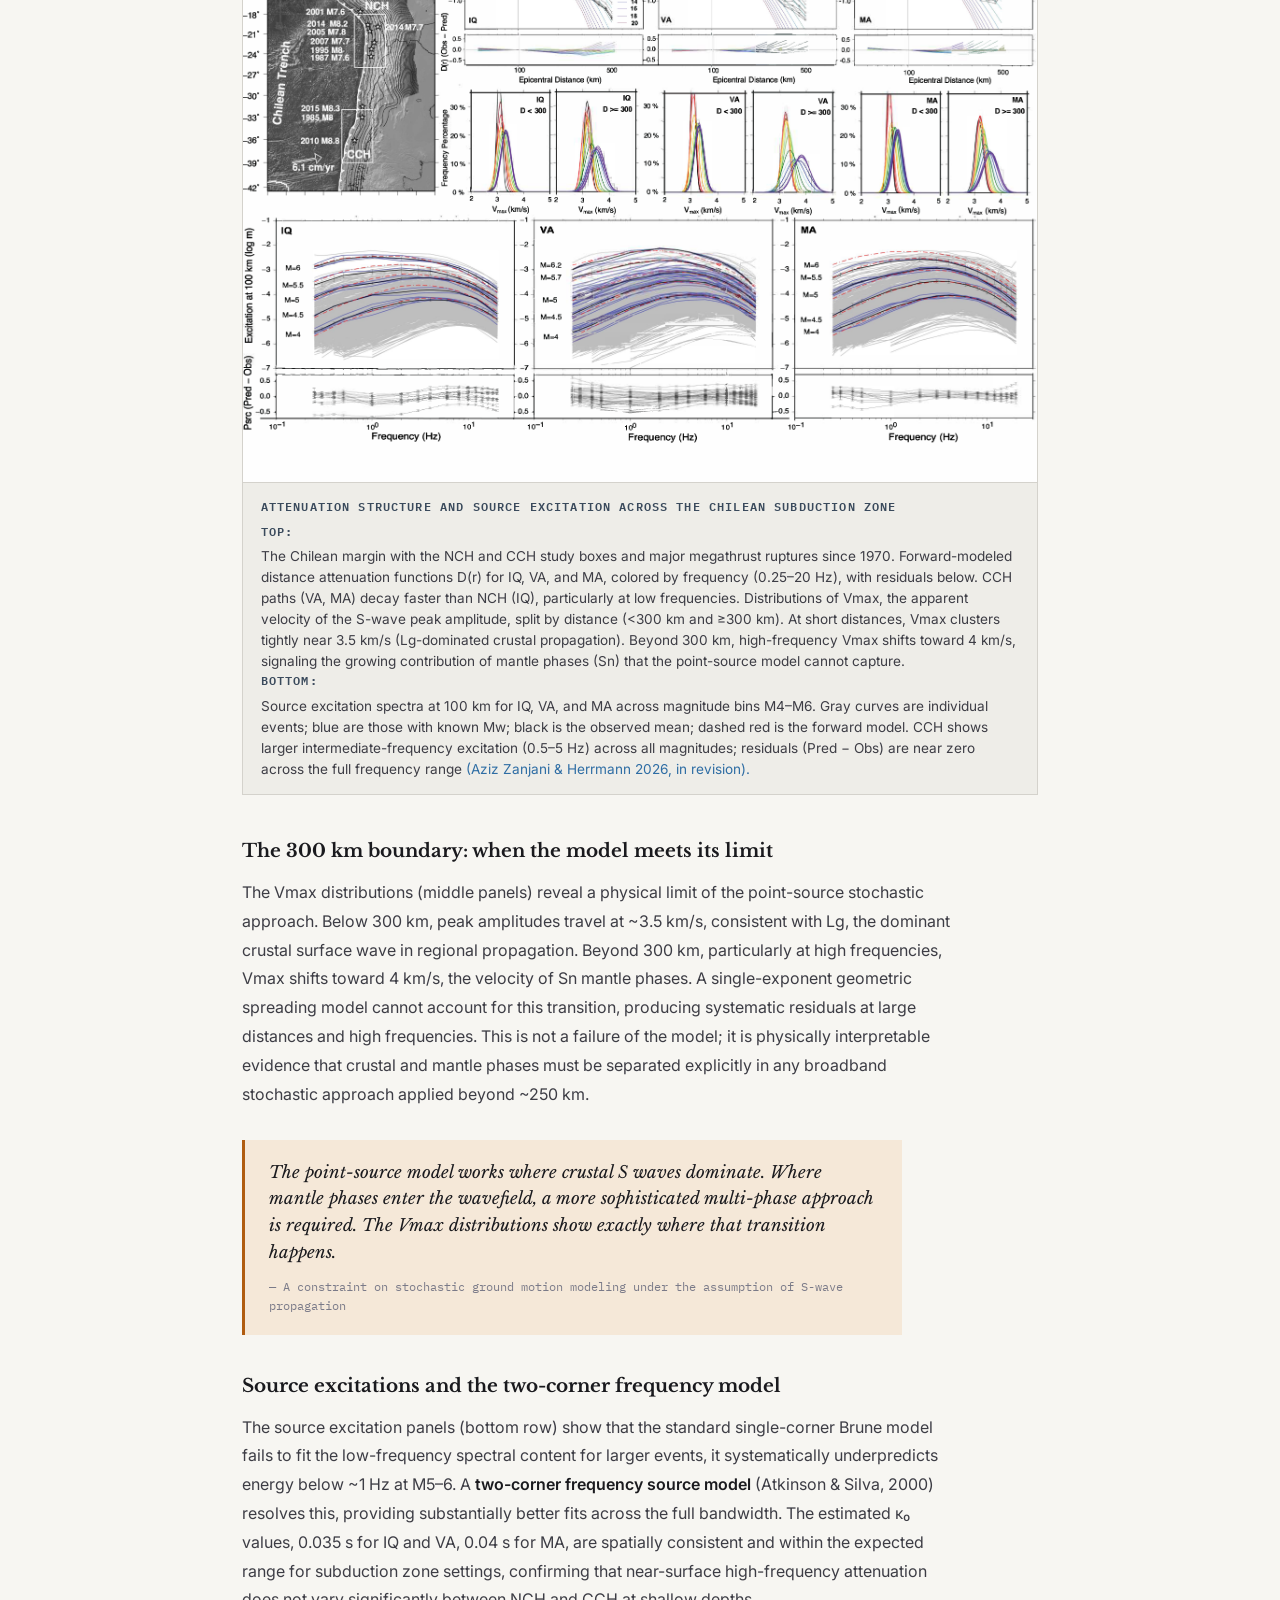
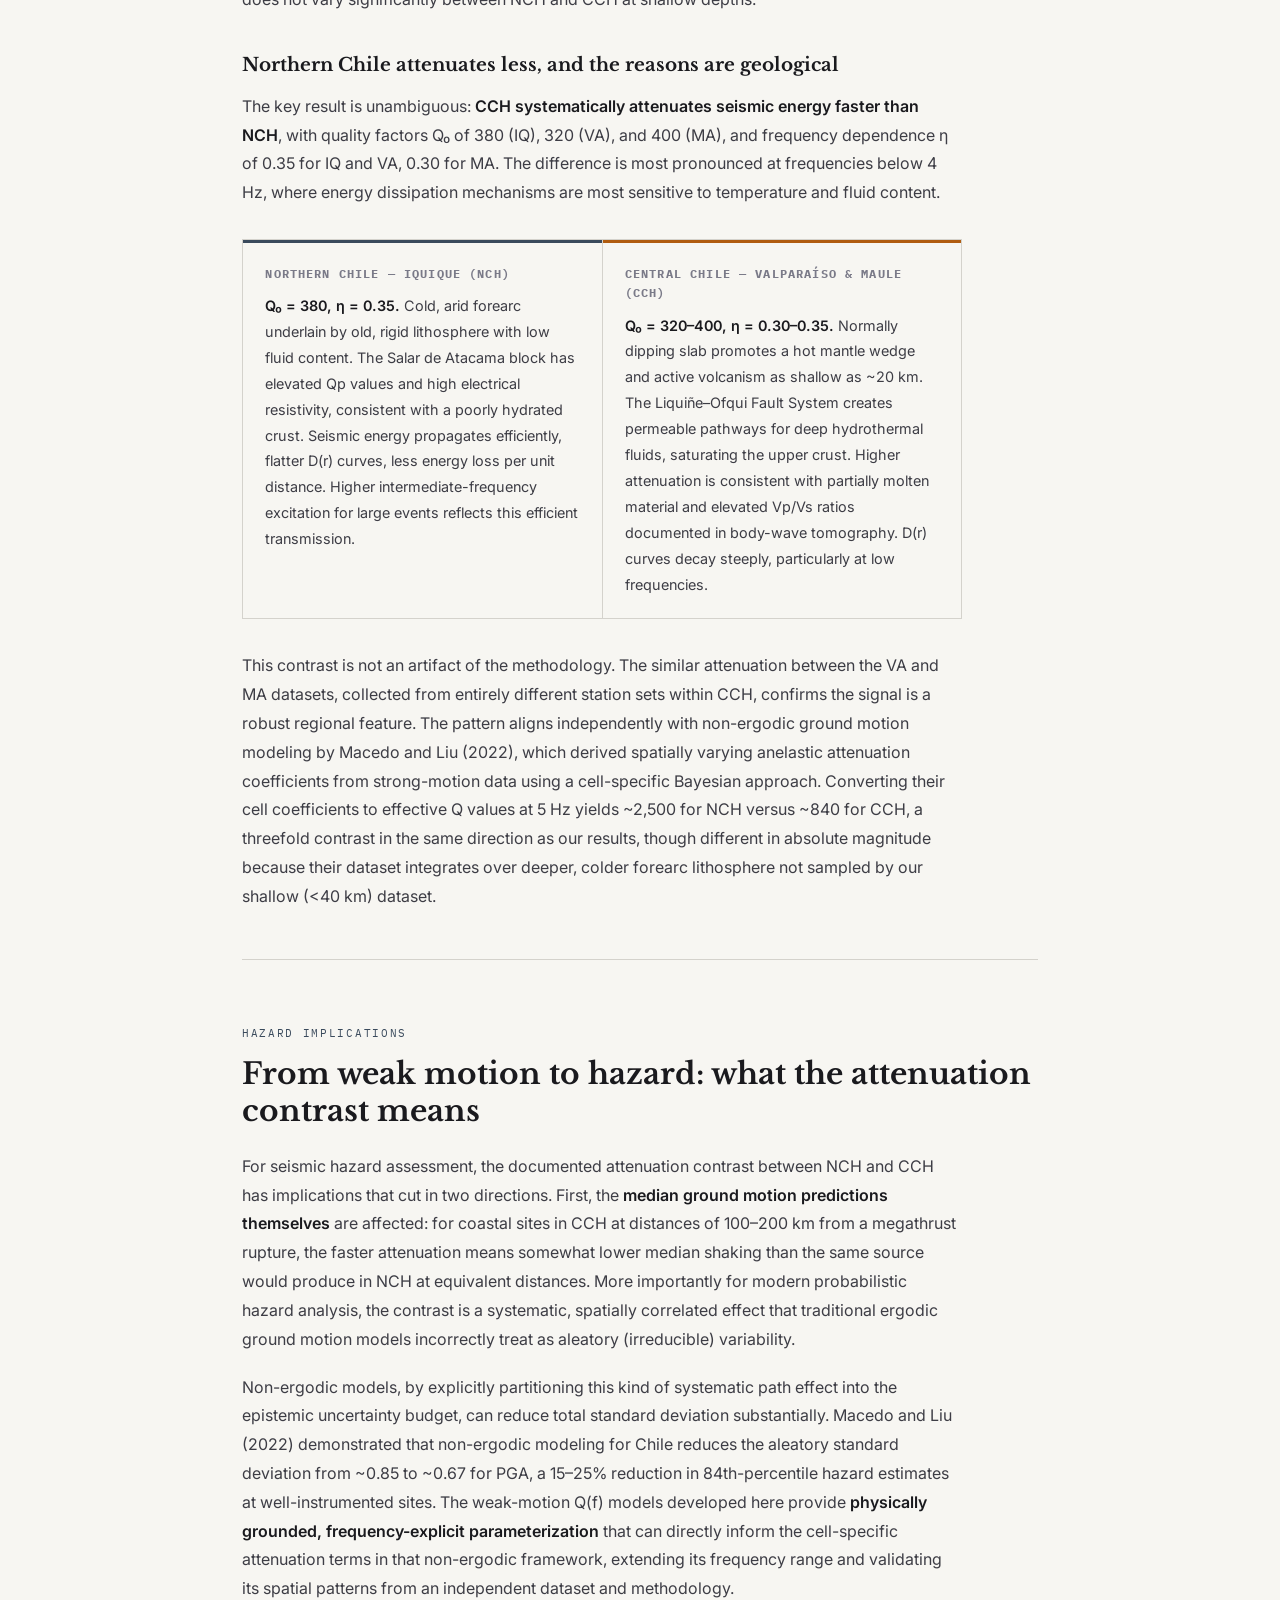
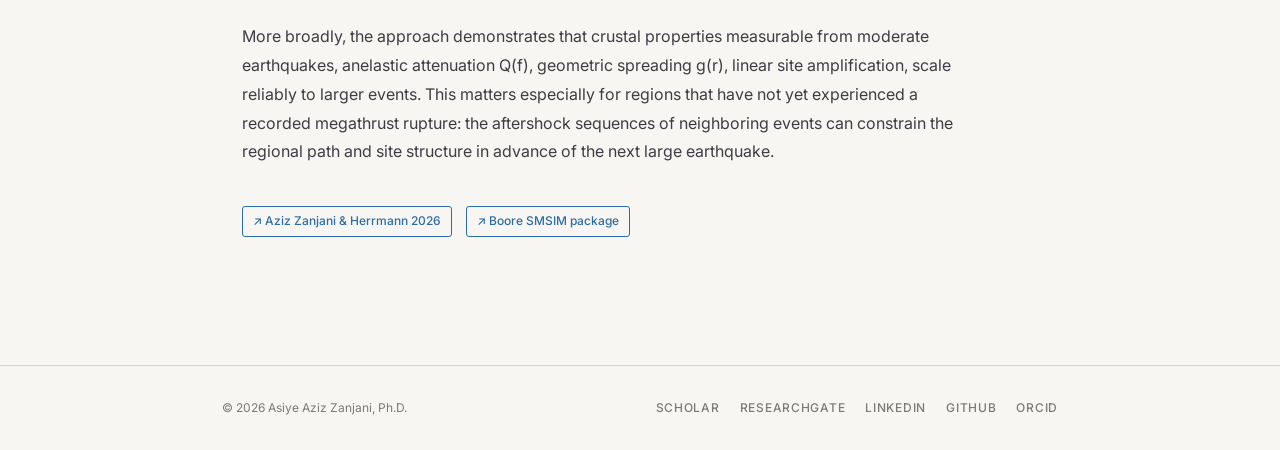
<file: research-groundmotion.html>
<!DOCTYPE html>
<html lang="en">
<head>
<meta charset="UTF-8">
<meta name="viewport" content="width=device-width, initial-scale=1.0">
<title>Ground Motion Modeling — Asiye Aziz Zanjani</title>
<link rel="stylesheet" href="style.css">
<link rel="preconnect" href="https://fonts.googleapis.com">
<link href="https://fonts.googleapis.com/css2?family=IBM+Plex+Mono:ital,wght@0,400;0,600;1,400&family=Libre+Baskerville:ital,wght@0,400;0,700;1,400&family=Inter:wght@300;400;500;600&display=swap" rel="stylesheet">

<style>
  *, *::before, *::after { box-sizing: border-box; margin: 0; padding: 0; }

  :root {
    --ink:        #1a1a1e;
    --ink-soft:   #3d3d45;
    --ink-muted:  #7a7a88;
    --paper:      #f7f6f2;
    --paper-warm: #eeede8;
    --amber:      #b05c10;
    --amber-light:#f5e8d8;
    --amber-mid:  #d4751a;
    --slate:      #3a4a5c;
    --slate-light:#dce4ee;
    --rule:       #d4d2cc;
    --mono:  'IBM Plex Mono', monospace;
    --serif: 'Libre Baskerville', Georgia, serif;
    --sans:  'Inter', system-ui, sans-serif;
  }

  html { scroll-behavior: smooth; }
  body {
    background: var(--paper);
    color: var(--ink);
    font-family: var(--sans);
    font-size: 17px;
    line-height: 1.7;
    -webkit-font-smoothing: antialiased;
  }

  /* ── Hero ── */
  .research-hero {
    background: var(--ink);
    padding: 5rem 2rem 4rem;
    position: relative;
    overflow: hidden;
  }
  .research-hero::before {
    content: '';
    position: absolute;
    inset: 0;
    background: repeating-linear-gradient(
      -55deg, transparent, transparent 28px,
      rgba(176,92,16,0.07) 28px, rgba(176,92,16,0.07) 30px
    );
    pointer-events: none;
  }
  .research-hero-inner { max-width: 860px; margin: 0 auto; position: relative; }

  .hero-eyebrow {
    font-family: var(--mono);
    font-size: 0.72rem;
    letter-spacing: 0.14em;
    text-transform: uppercase;
    color: #e0a060;
    margin-bottom: 1.4rem;
    display: flex;
    align-items: center;
    gap: 0.8rem;
  }
  .hero-eyebrow::after {
    content: '';
    display: block;
    height: 1px;
    width: 40px;
    background: #e0a060;
    opacity: 0.6;
  }
  .research-hero h1 {
    font-family: var(--serif);
    font-size: clamp(2rem, 5vw, 3.2rem);
    font-weight: 700;
    line-height: 1.18;
    margin-bottom: 1.5rem;
    color: #fff;
  }
  .research-hero h1 em { color: #e0a060; font-style: italic; }
  .hero-lead {
    font-family: var(--serif);
    font-size: 1.15rem;
    font-style: italic;
    color: rgba(247,246,242,0.72);
    max-width: 640px;
    line-height: 1.65;
    margin-bottom: 2.5rem;
  }
  .hero-meta { display: flex; gap: 2rem; flex-wrap: wrap; }
  .meta-item { font-family: var(--mono); font-size: 0.75rem; color: rgba(247,246,242,0.5); }
  .meta-item strong { display: block; color: rgba(247,246,242,0.88); font-size: 0.8rem; margin-bottom: 0.2rem; }

  /* ── Research tab strip ── */
  .section-nav {
    background: var(--paper-warm);
    border-bottom: 1px solid var(--rule);
    padding: 0 2rem;
    position: sticky;
    top: 0;
    z-index: 90;
  }
  .section-nav-inner {
    max-width: 860px;
    margin: 0 auto;
    display: flex;
    overflow-x: auto;
    scrollbar-width: none;
  }
  .section-nav-inner::-webkit-scrollbar { display: none; }
  .section-nav a {
    font-family: var(--mono);
    font-size: 0.72rem;
    letter-spacing: 0.08em;
    text-transform: uppercase;
    color: var(--ink-muted);
    text-decoration: none;
    padding: 0.85rem 1.2rem;
    border-bottom: 2px solid transparent;
    white-space: nowrap;
    transition: color 0.2s, border-color 0.2s;
  }
  .section-nav a:hover { color: var(--ink); }
  .section-nav a.active { color: var(--ink); border-color: var(--amber); }

  /* ── Main ── */
  .research-main {
    max-width: 860px;
    margin: 0 auto;
    padding: 0 2rem 6rem;
  }

  .back-link {
    display: inline-flex;
    align-items: center;
    gap: 0.4rem;
    font-family: var(--mono);
    font-size: 0.72rem;
    letter-spacing: 0.08em;
    text-transform: uppercase;
    color: var(--ink-muted);
    text-decoration: none;
    margin: 2rem 0 2.5rem;
    transition: color 0.2s;
  }
  .back-link:hover { color: var(--ink); }

  /* ── Narrative sections ── */
  .narrative-section {
    padding: 4rem 0 1rem;
    border-top: 1px solid var(--rule);
    margin-top: 2rem;
  }
  .narrative-section:first-child { border-top: none; margin-top: 0; padding-top: 3.5rem; }

  .section-label {
    font-family: var(--mono);
    font-size: 0.7rem;
    letter-spacing: 0.15em;
    text-transform: uppercase;
    color: var(--amber);
    margin-bottom: 0.8rem;
  }
  .section-label.slate { color: var(--slate); }

  .narrative-section h2 {
    font-family: var(--serif);
    font-size: clamp(1.4rem, 3vw, 1.85rem);
    font-weight: 700;
    line-height: 1.25;
    margin-bottom: 1.4rem;
    color: var(--ink);
  }
  .narrative-section h2 em { font-style: italic; color: var(--amber); }

  h3 {
    font-family: var(--serif);
    font-size: 1.15rem;
    font-weight: 700;
    margin: 2.2rem 0 0.7rem;
    color: var(--ink);
  }

  .narrative-section p {
    font-size: 1rem;
    line-height: 1.8;
    color: var(--ink-soft);
    max-width: 720px;
    margin-bottom: 1.2rem;
  }
  .narrative-section p:last-child { margin-bottom: 0; }
  strong { color: var(--ink); font-weight: 600; }

  /* ── Figure ── */
  .fig-block {
    margin: 2.5rem 0;
    border: 1px solid var(--rule);
    background: #fff;
    max-width: 860px;
  }
  .fig-img-area { border-bottom: 1px solid var(--rule); overflow: hidden; }
  .fig-img-area img { width: 100%; display: block; }
  .fig-caption {
    padding: 0.9rem 1.1rem;
    background: var(--paper-warm);
  }
  .fig-caption strong {
    font-family: var(--mono);
    font-size: 0.72rem;
    letter-spacing: 0.1em;
    text-transform: uppercase;
    color: var(--slate);
    display: block;
    margin-bottom: 0.35rem;
  }
  .fig-caption p {
    font-size: 0.85rem !important;
    color: var(--ink-soft) !important;
    margin: 0 !important;
    max-width: none !important;
    line-height: 1.55 !important;
  }

  /* ── Pull quote ── */
  .pull-quote {
    border-left: 3px solid var(--amber);
    margin: 2rem 0;
    padding: 1.2rem 1.5rem;
    background: var(--amber-light);
    max-width: 660px;
  }
  .pull-quote p {
    font-family: var(--serif) !important;
    font-size: 1.05rem !important;
    font-style: italic;
    color: var(--ink) !important;
    margin: 0 !important;
    line-height: 1.6 !important;
  }
  .pull-quote cite {
    display: block;
    font-family: var(--mono);
    font-size: 0.72rem;
    color: var(--ink-muted);
    margin-top: 0.6rem;
    font-style: normal;
  }

  /* ── Stat row ── */
  .stat-row {
    display: grid;
    grid-template-columns: repeat(auto-fit, minmax(160px, 1fr));
    gap: 1px;
    background: var(--rule);
    border: 1px solid var(--rule);
    margin: 2rem 0;
    max-width: 720px;
  }
  .stat-cell { background: var(--paper); padding: 1.2rem 1.4rem; }
  .stat-num {
    font-family: var(--mono);
    font-size: 1.65rem;
    font-weight: 600;
    line-height: 1;
    display: block;
  }
  .stat-num.amber { color: var(--amber); }
  .stat-num.slate { color: var(--slate); }
  .stat-label {
    font-family: var(--sans);
    font-size: 0.78rem;
    color: var(--ink-muted);
    margin-top: 0.35rem;
    line-height: 1.3;
  }

  /* ── Inset note ── */
  .inset-note {
    border: 1px solid var(--slate);
    background: var(--slate-light);
    padding: 1.4rem 1.6rem;
    margin: 2rem 0;
    max-width: 720px;
  }
  .inset-note h4 {
    font-family: var(--mono);
    font-size: 0.78rem;
    letter-spacing: 0.12em;
    text-transform: uppercase;
    color: var(--slate);
    margin-bottom: 0.6rem;
  }
  .inset-note p {
    font-size: 0.9rem !important;
    color: var(--ink-soft) !important;
    margin-bottom: 0.5rem !important;
    max-width: none !important;
    line-height: 1.65 !important;
  }
  .inset-note p:last-child { margin-bottom: 0 !important; }

  /* ── Compare strip ── */
  .compare-strip {
    display: grid;
    grid-template-columns: 1fr 1fr;
    gap: 1px;
    background: var(--rule);
    border: 1px solid var(--rule);
    margin: 2rem 0;
    max-width: 720px;
  }
  .compare-cell { background: var(--paper); padding: 1.3rem 1.4rem; }
  .compare-cell.nch { border-top: 3px solid var(--slate); }
  .compare-cell.cch { border-top: 3px solid var(--amber); }
  .compare-cell h5 {
    font-family: var(--mono);
    font-size: 0.72rem;
    letter-spacing: 0.1em;
    text-transform: uppercase;
    color: var(--ink-muted);
    margin-bottom: 0.6rem;
  }
  .compare-cell p { font-size: 0.9rem; margin-bottom: 0; color: var(--ink-soft); }
  .compare-cell p strong { color: var(--ink); }
  @media (max-width: 560px) { .compare-strip { grid-template-columns: 1fr; } }

  /* ── Resource links ── */
  .resource-links {
    margin-top: 2rem;
    display: flex;
    flex-wrap: wrap;
    gap: 8px;
  }
</style>
</head>
<body>

<!-- ══════ Site nav ══════ -->
<nav>
  <div class="nav-inner">
    <ul class="nav-links">
      <li><a href="index.html">About</a></li>
      <li><a href="research.html" class="active">Research</a></li>
      <li><a href="publications.html">Publications</a></li>
      <li><a href="software.html">Software &amp; Catalogs</a></li>
      <li><a href="teaching.html">Teaching</a></li>
      <li><a href="cv.html">CV</a></li>
      <li><a href="contact.html">Contact</a></li>
    </ul>
  </div>
</nav>

<!-- ══════ Hero ══════ -->
<header class="research-hero">
  <div class="research-hero-inner">
    <div class="hero-eyebrow">Research · Ground Motion · Seismic Hazard</div>
    <h1>How fast does the ground <em>stop shaking</em>?</h1>
    <p class="hero-lead">Chile produces a megathrust earthquake roughly every decade. Understanding how seismic energy decays, and why it decays differently in the north versus the south, is foundational to predicting how hard those earthquakes will shake the ground.</p>
    <div class="hero-meta">
      <div class="meta-item"><strong>Method</strong>Stochastic source–attenuation modeling</div>
      <div class="meta-item"><strong>Data</strong>&gt;10,000 weak motion records</div>
      <div class="meta-item"><strong>Region</strong>Chilean Subduction Zone</div>
    </div>
  </div>
</header>

<!-- ══════ Research sub-nav (tabs) ══════ -->
<nav class="section-nav" aria-label="Research areas">
  <div class="section-nav-inner">
    <a href="research.html">Overview</a>
    <a href="research-ml.html">ML for Seismology</a>
    <a href="research-imaging.html">Crustal Imaging</a>
    <a href="research-induced.html">Induced Seismicity</a>
    <a href="research-groundmotion.html" class="active">Ground Motion</a>
  </div>
</nav>

<!-- ══════ Content ══════ -->
<main>
  <div class="research-main">

    <a class="back-link" href="research.html">← Research overview</a>

    <!-- ── 1. Setting ── -->
    <div class="narrative-section" id="setting">
      <div class="section-label slate">Setting</div>
      <h2>The world's most active subduction margin</h2>

      <p>The Peru–Chile trench runs 6,000 km along the eastern Pacific, where the Nazca Plate subducts beneath South America at roughly 7.6 cm per year. It has produced the largest earthquake ever recorded, the 1960 Mw 9.5 Valdivia event, and generates a megathrust rupture of Mw 8+ approximately every decade. But the margin is not uniform. Structural heterogeneity, thermal gradients, and fluid conditions vary strongly along strike, and these variations produce measurable differences in how seismic waves propagate and attenuate from one segment to the next.</p>

      <p>This study focuses on two recent major ruptures that together sample contrasting crustal environments: the <strong>2014 Mw 8.2 Iquique earthquake</strong> in northern Chile (NCH, 18°–25°S) and the <strong>2010 Mw 8.8 Maule earthquake</strong> in central Chile (CCH, 33°–38.5°S). Their aftershock sequences collectively provided more than 10,000 weak motion records, a dataset dense enough to map attenuation structure at scales and frequency ranges impossible to reach with the sparse strong-motion database from large events alone.</p>

      <div class="stat-row">
        <div class="stat-cell">
          <span class="stat-num amber">&gt;10,000</span>
          <div class="stat-label">Weak motion records analyzed across three sub-regions</div>
        </div>
        <div class="stat-cell">
          <span class="stat-num slate">1,984</span>
          <div class="stat-label">Aftershocks, Ml 2.5–6.3, focal depth &lt;40 km</div>
        </div>
        <div class="stat-cell">
          <span class="stat-num amber">0.25–20 Hz</span>
          <div class="stat-label">Frequency range analyzed</div>
        </div>
        <div class="stat-cell">
          <span class="stat-num slate">3</span>
          <div class="stat-label">Sub-regions: Iquique (IQ), Valparaíso (VA), Maule (MA)</div>
        </div>
      </div>

      <p>Three sub-regions are defined within this framework. The <strong>Iquique (IQ)</strong> dataset samples NCH, recorded by 35 permanent IPOC network stations. The <strong>Valparaíso (VA)</strong> and <strong>Maule (MA)</strong> datasets both sample CCH, recorded by different subsets of the 138 temporary IMAD broadband sensors deployed after the 2010 Maule earthquake. The overlap between VA and MA, different stations recording the same crustal segment, serves as a built-in consistency check on the regional attenuation signal.</p>
    </div>

    <!-- ── 2. Method ── -->
    <div class="narrative-section" id="method">
      <div class="section-label">The Method</div>
      <h2>Reading attenuation from the recorded ground motion</h2>

      <p>The analysis uses a <strong>stochastic point-source framework</strong> that decomposes observed ground motion amplitude into three separable contributions: a distance-dependent attenuation term D(r), an event-specific source excitation term, and a station site term (Boore 2003). Crucially, both the time-domain signal, peak ground velocity (PGV) filtered at narrow frequency bands, and the frequency-domain signal, root-mean-square Fourier velocity spectra (FVS), are analyzed in parallel, providing redundant constraints on the same underlying physics.</p>

      <p>The forward model expresses amplitude as a product of source spectrum, geometric spreading g(r), frequency-dependent anelastic attenuation Q(f), and a near-surface high-frequency decay term κ₀. An iterative damped least-squares regression recovers the empirical D(r) and source excitations simultaneously, without assuming the shape of either. The reference distance is fixed at 100 km to minimize extrapolation effects.</p>

      <div class="inset-note">
        <h4>Why weak motion, not just strong motion?</h4>
        <p>Strong-motion databases from large earthquakes are sparse: a magnitude 8 event in Chile might add a few dozen usable records. Aftershock sequences add thousands of moderate events that densely sample the propagation medium at distances, azimuths, and frequency ranges the strong-motion database never reaches. At low to moderate ground motion levels, site response is linear, so site amplification can be cleanly separated from path effects. And critically, moderate events have corner frequencies in the 5–15 Hz range, providing clear spectral separation between source and path that large events, with corner frequencies below 1 Hz, cannot offer. The trade-off is that magnitude scaling must ultimately be anchored to strong-motion data for engineering applications. This study provides the path and site parameterization; strong-motion databases provide the magnitude scaling.</p>
      </div>
    </div>

    <!-- ── 3. Main figure ── -->
    <div class="narrative-section" id="results">
      <div class="section-label">Results</div>
      <h2>Two crusts, two attenuation regimes, one figure tells the story</h2>

      <p>The composite figure below integrates the core results across all three sub-regions. Read it in three layers, from top to bottom: the tectonic context and dataset geometry; the forward-modeled distance attenuation and its physical interpretation through phase velocities; and the source excitation spectra that encode how energy is generated at the source and how it is modified by the path.</p>

      <div class="fig-block">
        <div class="fig-img-area">
          <img src="figure13.png">
        </div>
        <div class="fig-caption">
          <strong>Attenuation structure and source excitation across the Chilean subduction zone</strong>
          <p><strong>Top:</strong> The Chilean margin with the NCH and CCH study boxes and major megathrust ruptures since 1970. Forward-modeled distance attenuation functions D(r) for IQ, VA, and MA, colored by frequency (0.25–20 Hz), with residuals below. CCH paths (VA, MA) decay faster than NCH (IQ), particularly at low frequencies. Distributions of Vmax, the apparent velocity of the S-wave peak amplitude, split by distance (&lt;300 km and ≥300 km). At short distances, Vmax clusters tightly near 3.5 km/s (Lg-dominated crustal propagation). Beyond 300 km, high-frequency Vmax shifts toward 4 km/s, signaling the growing contribution of mantle phases (Sn) that the point-source model cannot capture. <strong>Bottom:</strong> Source excitation spectra at 100 km for IQ, VA, and MA across magnitude bins M4–M6. Gray curves are individual events; blue are those with known Mw; black is the observed mean; dashed red is the forward model. CCH shows larger intermediate-frequency excitation (0.5–5 Hz) across all magnitudes; residuals (Pred − Obs) are near zero across the full frequency range 
          <a href="publications.html" target="_blank" rel="noopener">(Aziz Zanjani &amp; Herrmann 2026, in revision).</a></p>
        </div>
      </div>

      <h3>The 300 km boundary: when the model meets its limit</h3>

      <p>The Vmax distributions (middle panels) reveal a physical limit of the point-source stochastic approach. Below 300 km, peak amplitudes travel at ~3.5 km/s, consistent with Lg, the dominant crustal surface wave in regional propagation. Beyond 300 km, particularly at high frequencies, Vmax shifts toward 4 km/s, the velocity of Sn mantle phases. A single-exponent geometric spreading model cannot account for this transition, producing systematic residuals at large distances and high frequencies. This is not a failure of the model; it is physically interpretable evidence that crustal and mantle phases must be separated explicitly in any broadband stochastic approach applied beyond ~250 km.</p>

      <div class="pull-quote">
        <p>The point-source model works where crustal S waves dominate. Where mantle phases enter the wavefield, a more sophisticated multi-phase approach is required. The Vmax distributions show exactly where that transition happens.</p>
        <cite>— A constraint on stochastic ground motion modeling under the assumption of S-wave propagation</cite>
      </div>

      <h3>Source excitations and the two-corner frequency model</h3>

      <p>The source excitation panels (bottom row) show that the standard single-corner Brune model fails to fit the low-frequency spectral content for larger events, it systematically underpredicts energy below ~1 Hz at M5–6. A <strong>two-corner frequency source model</strong> (Atkinson &amp; Silva, 2000) resolves this, providing substantially better fits across the full bandwidth. The estimated κ₀ values, 0.035 s for IQ and VA, 0.04 s for MA, are spatially consistent and within the expected range for subduction zone settings, confirming that near-surface high-frequency attenuation does not vary significantly between NCH and CCH at shallow depths.</p>

      <h3>Northern Chile attenuates less, and the reasons are geological</h3>

      <p>The key result is unambiguous: <strong>CCH systematically attenuates seismic energy faster than NCH</strong>, with quality factors Q₀ of 380 (IQ), 320 (VA), and 400 (MA), and frequency dependence η of 0.35 for IQ and VA, 0.30 for MA. The difference is most pronounced at frequencies below 4 Hz, where energy dissipation mechanisms are most sensitive to temperature and fluid content.</p>

      <div class="compare-strip">
        <div class="compare-cell nch">
          <h5>Northern Chile — Iquique (NCH)</h5>
          <p><strong>Q₀ = 380, η = 0.35.</strong> Cold, arid forearc underlain by old, rigid lithosphere with low fluid content. The Salar de Atacama block has elevated Qp values and high electrical resistivity, consistent with a poorly hydrated crust. Seismic energy propagates efficiently, flatter D(r) curves, less energy loss per unit distance. Higher intermediate-frequency excitation for large events reflects this efficient transmission.</p>
        </div>
        <div class="compare-cell cch">
          <h5>Central Chile — Valparaíso &amp; Maule (CCH)</h5>
          <p><strong>Q₀ = 320–400, η = 0.30–0.35.</strong> Normally dipping slab promotes a hot mantle wedge and active volcanism as shallow as ~20 km. The Liquiñe–Ofqui Fault System creates permeable pathways for deep hydrothermal fluids, saturating the upper crust. Higher attenuation is consistent with partially molten material and elevated Vp/Vs ratios documented in body-wave tomography. D(r) curves decay steeply, particularly at low frequencies.</p>
        </div>
      </div>

      <p>This contrast is not an artifact of the methodology. The similar attenuation between the VA and MA datasets, collected from entirely different station sets within CCH, confirms the signal is a robust regional feature. The pattern aligns independently with non-ergodic ground motion modeling by Macedo and Liu (2022), which derived spatially varying anelastic attenuation coefficients from strong-motion data using a cell-specific Bayesian approach. Converting their cell coefficients to effective Q values at 5 Hz yields ~2,500 for NCH versus ~840 for CCH, a threefold contrast in the same direction as our results, though different in absolute magnitude because their dataset integrates over deeper, colder forearc lithosphere not sampled by our shallow (&lt;40 km) dataset.</p>
    </div>

    <!-- ── 4. Implications ── -->
    <div class="narrative-section" id="implications">
      <div class="section-label slate">Hazard Implications</div>
      <h2>From weak motion to hazard: what the attenuation contrast means</h2>

      <p>For seismic hazard assessment, the documented attenuation contrast between NCH and CCH has implications that cut in two directions. First, the <strong>median ground motion predictions themselves</strong> are affected: for coastal sites in CCH at distances of 100–200 km from a megathrust rupture, the faster attenuation means somewhat lower median shaking than the same source would produce in NCH at equivalent distances. More importantly for modern probabilistic hazard analysis, the contrast is a systematic, spatially correlated effect that traditional ergodic ground motion models incorrectly treat as aleatory (irreducible) variability.</p>

      <p>Non-ergodic models, by explicitly partitioning this kind of systematic path effect into the epistemic uncertainty budget, can reduce total standard deviation substantially. Macedo and Liu (2022) demonstrated that non-ergodic modeling for Chile reduces the aleatory standard deviation from ~0.85 to ~0.67 for PGA, a 15–25% reduction in 84th-percentile hazard estimates at well-instrumented sites. The weak-motion Q(f) models developed here provide <strong>physically grounded, frequency-explicit parameterization</strong> that can directly inform the cell-specific attenuation terms in that non-ergodic framework, extending its frequency range and validating its spatial patterns from an independent dataset and methodology.</p>

      <p>More broadly, the approach demonstrates that crustal properties measurable from moderate earthquakes, anelastic attenuation Q(f), geometric spreading g(r), linear site amplification, scale reliably to larger events. This matters especially for regions that have not yet experienced a recorded megathrust rupture: the aftershock sequences of neighboring events can constrain the regional path and site structure in advance of the next large earthquake.</p>

      <div class="resource-links">
        <a class="paper-link" href="publications.html">↗ Aziz Zanjani &amp; Herrmann 2026</a>
        <a class="paper-link" href="https://www.daveboore.com/software_online.html" target="_blank">↗ Boore SMSIM package</a>
      </div>
    </div>

  </div>
</main>

<!-- ══════ Site footer ══════ -->
<footer>
  <div class="footer-inner">
    <p>&copy; 2026 Asiye Aziz Zanjani, Ph.D.</p>
    <div class="footer-icons">
      <a href="https://scholar.google.com/citations?user=vzA30FwAAAAJ&hl=en&oi=sra" target="_blank" rel="noopener noreferrer">Scholar</a>
      <a href="https://www.researchgate.net/profile/Asiye-Aziz-Zanjani" target="_blank" rel="noopener noreferrer">ResearchGate</a>
      <a href="https://www.linkedin.com/in/asiye-aziz-zanjani-1232ab59/" target="_blank" rel="noopener noreferrer">LinkedIn</a>
      <a href="https://github.com/Asiye-Aziz-Zanjani" target="_blank" rel="noopener noreferrer">GitHub</a>
      <a href="https://orcid.org/0000-0003-3344-9720" target="_blank" rel="noopener noreferrer">ORCID</a>
    </div>
  </div>
</footer>

</body>
</html>
</file>
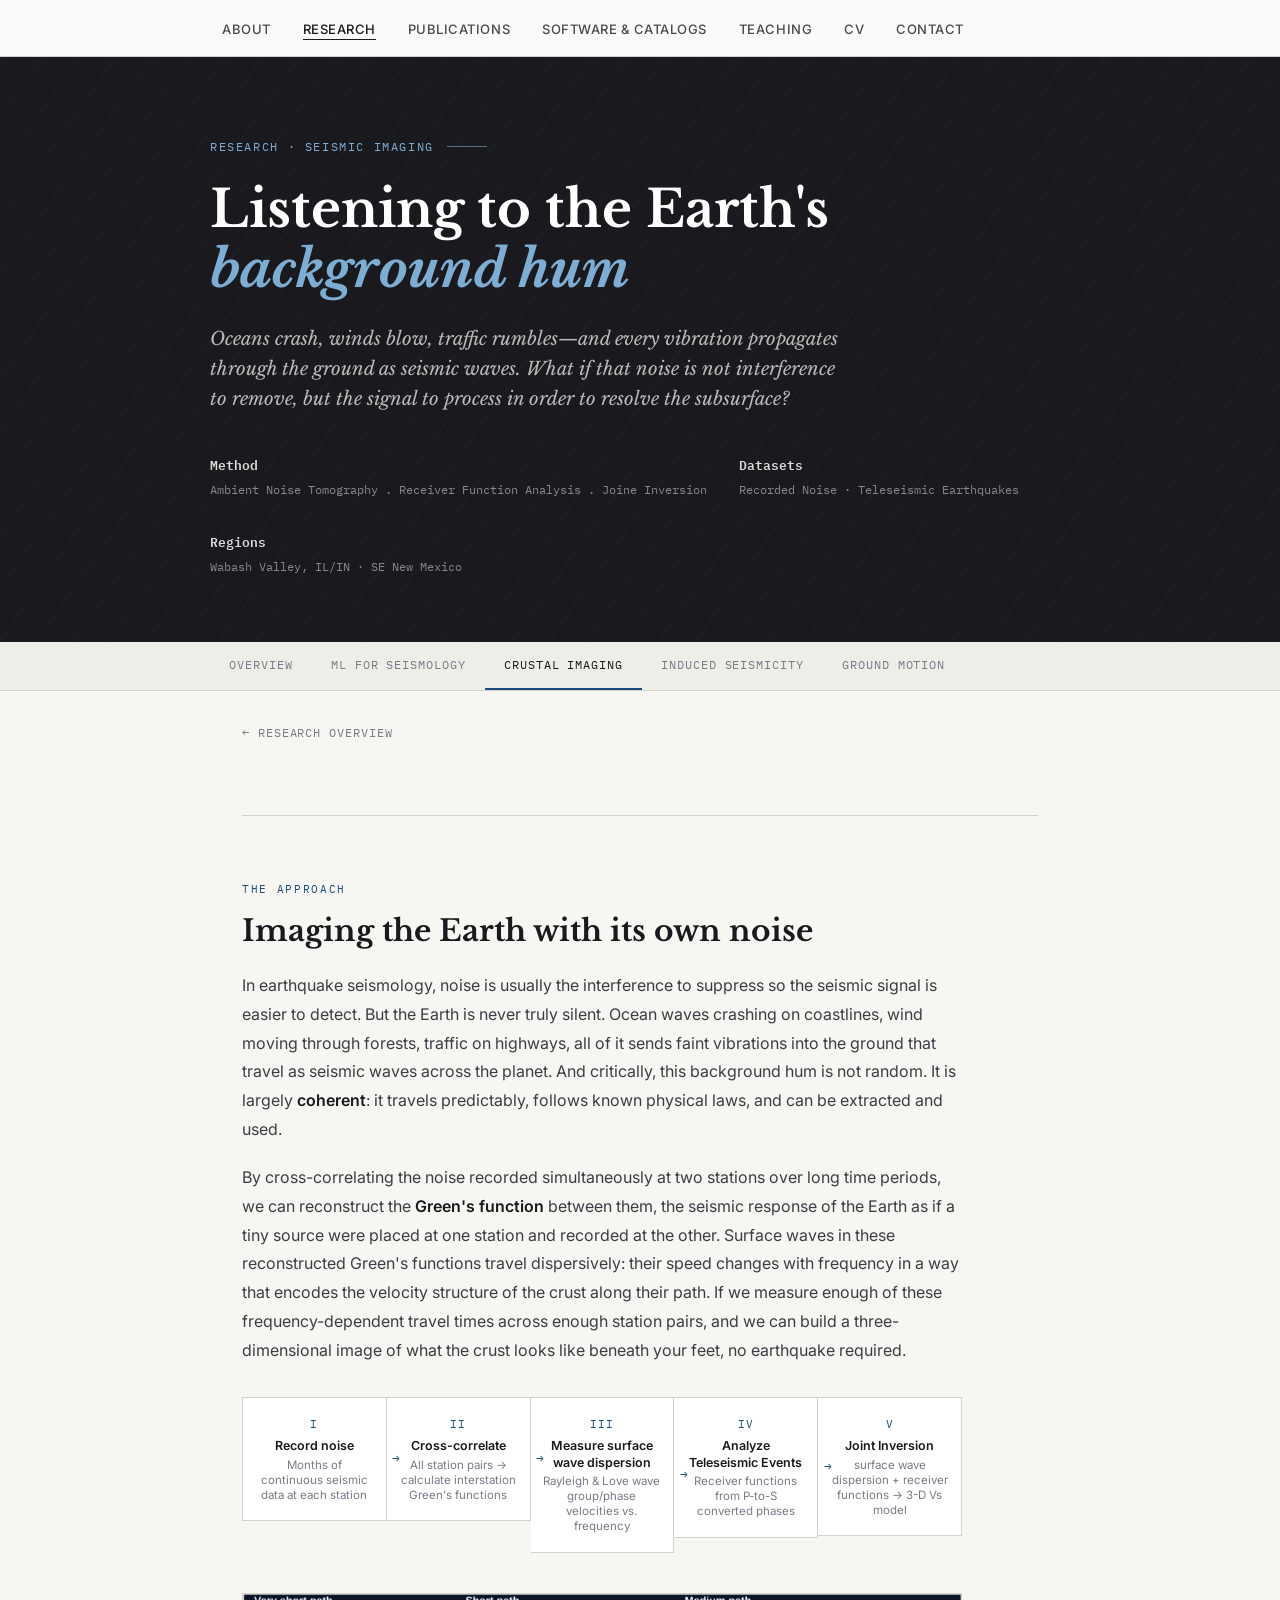
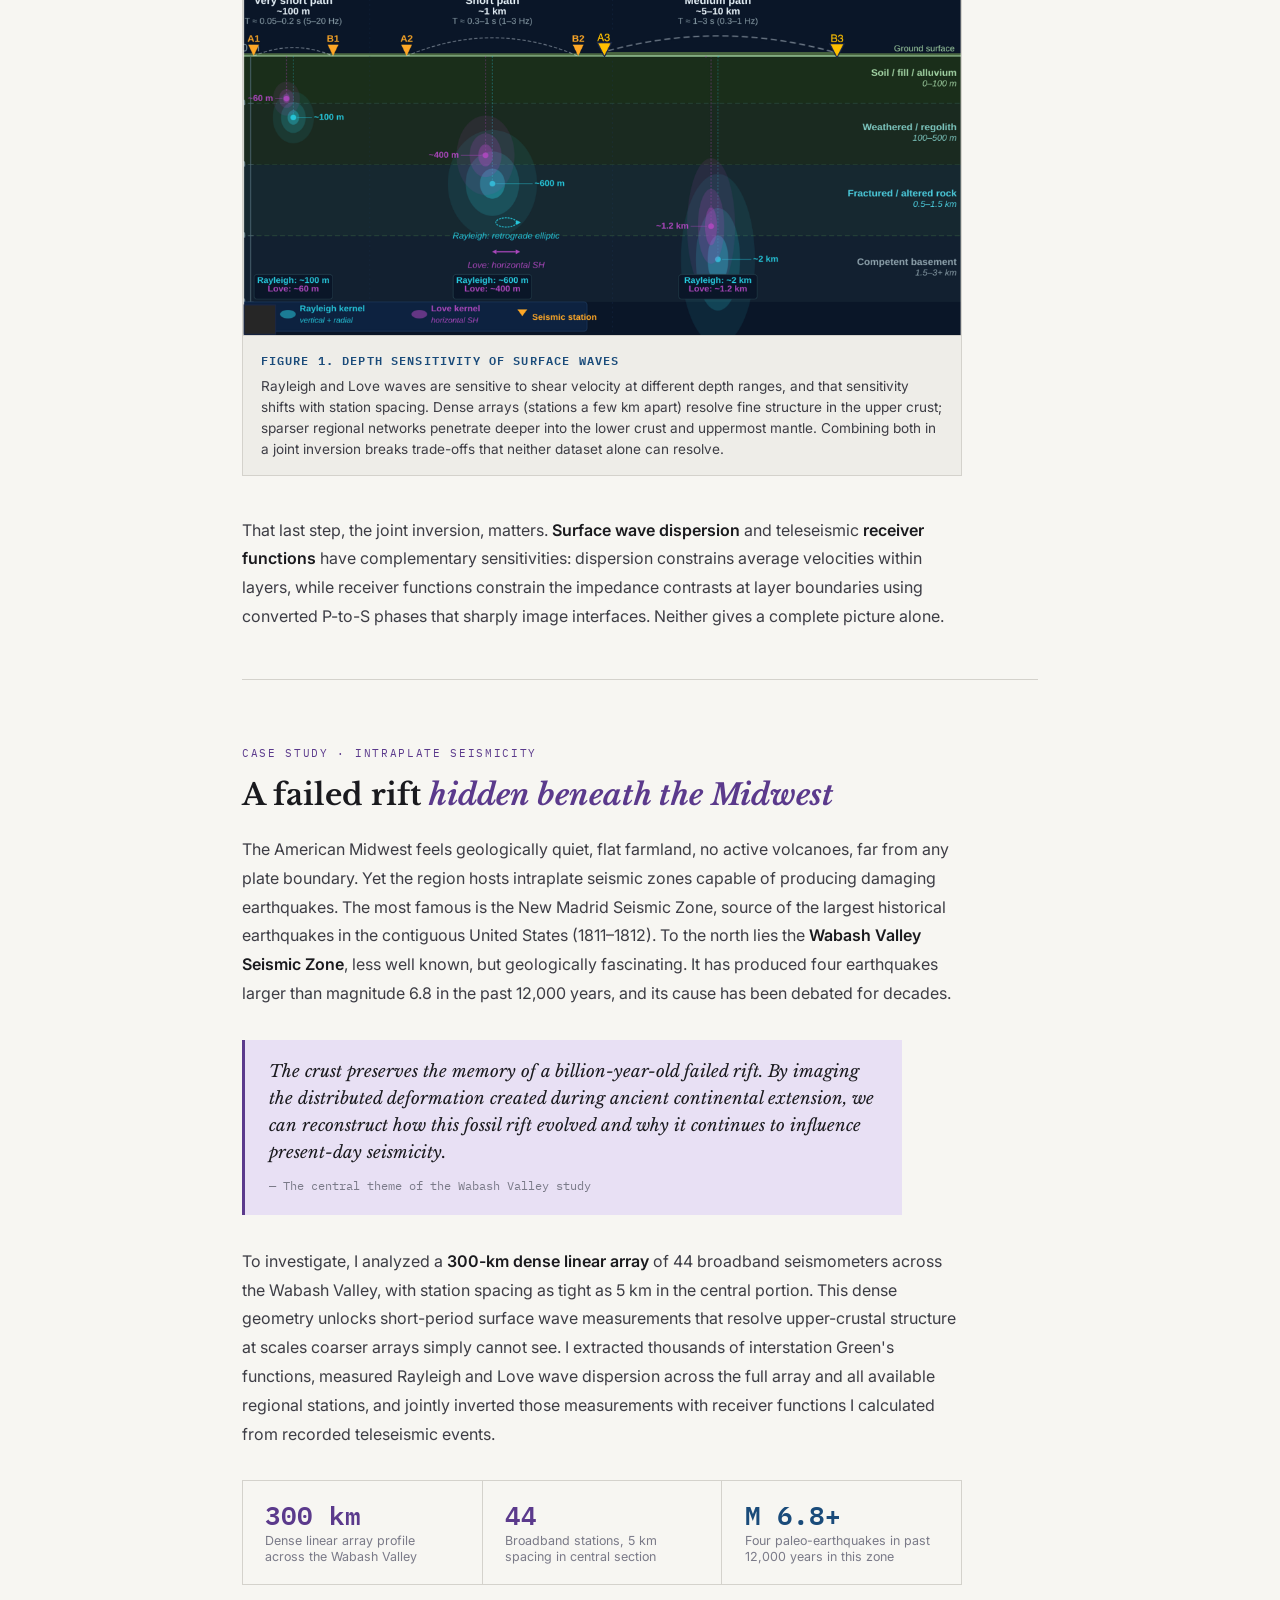
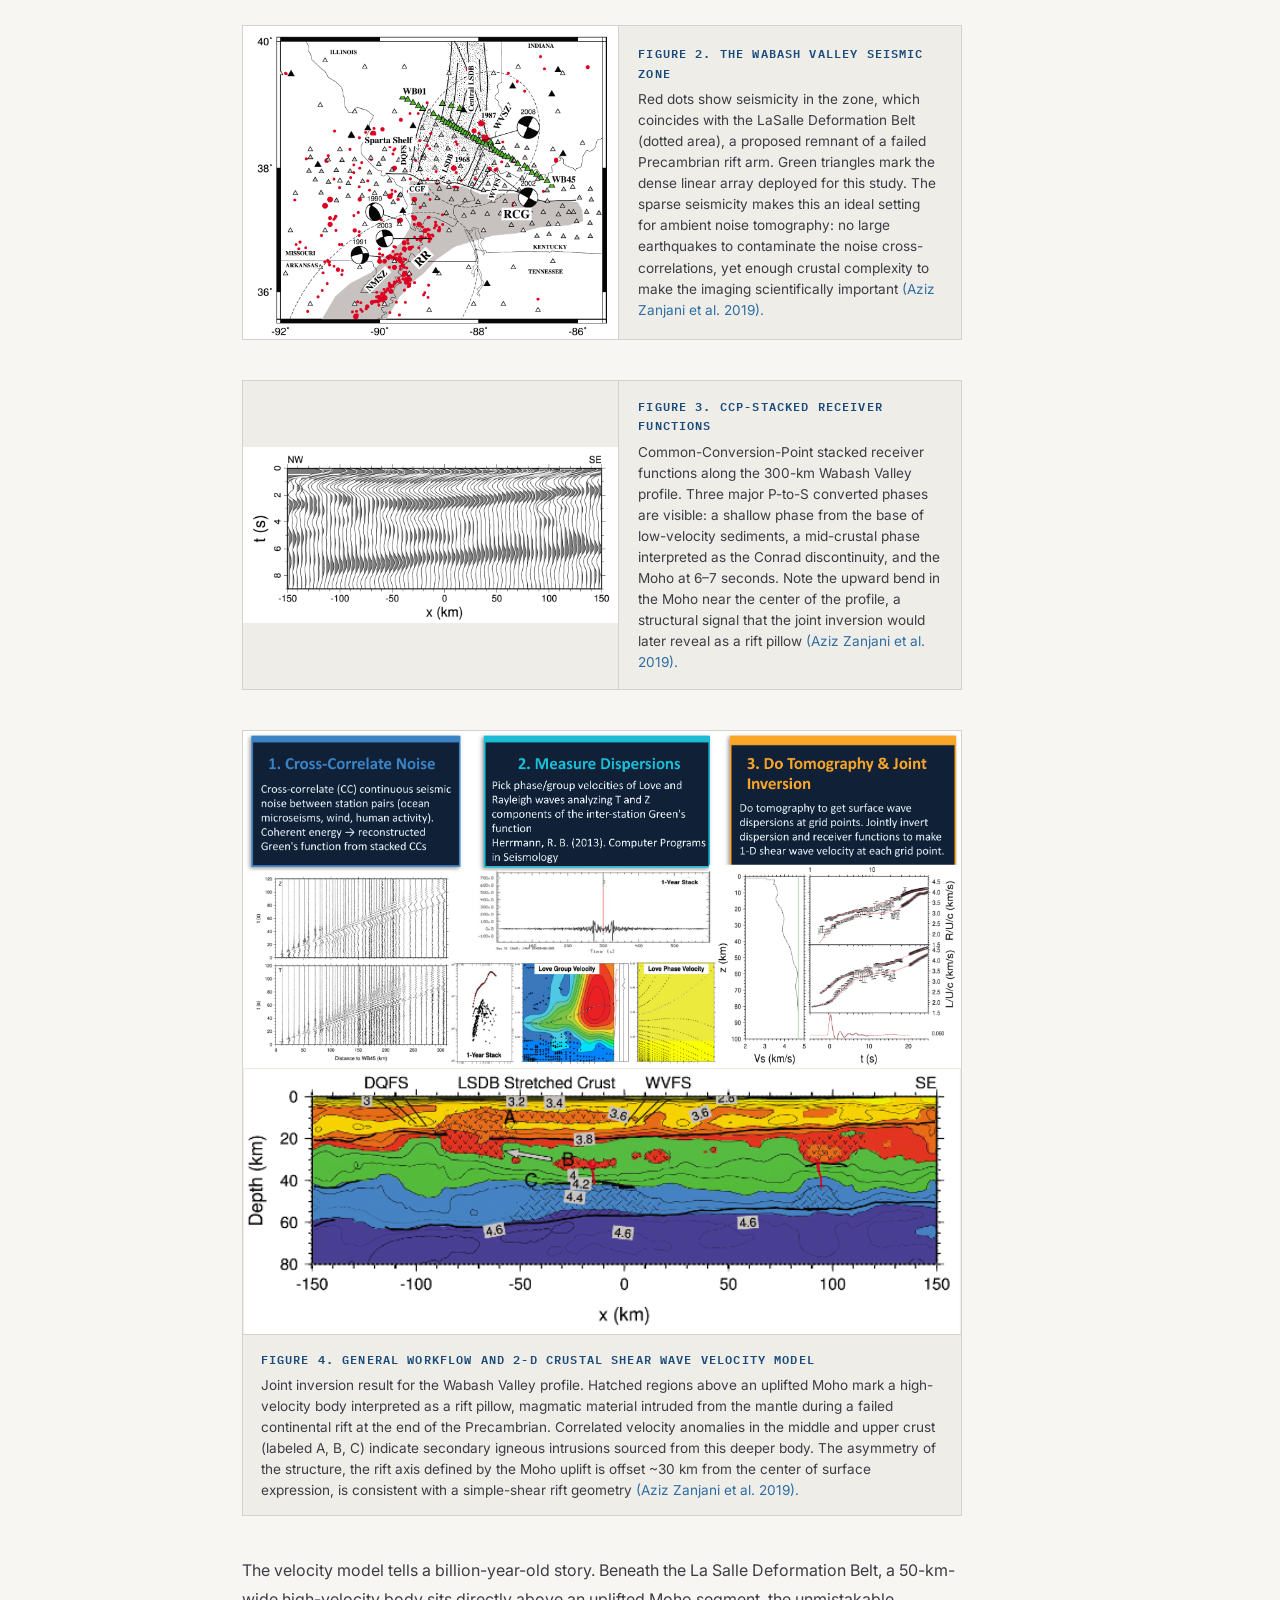
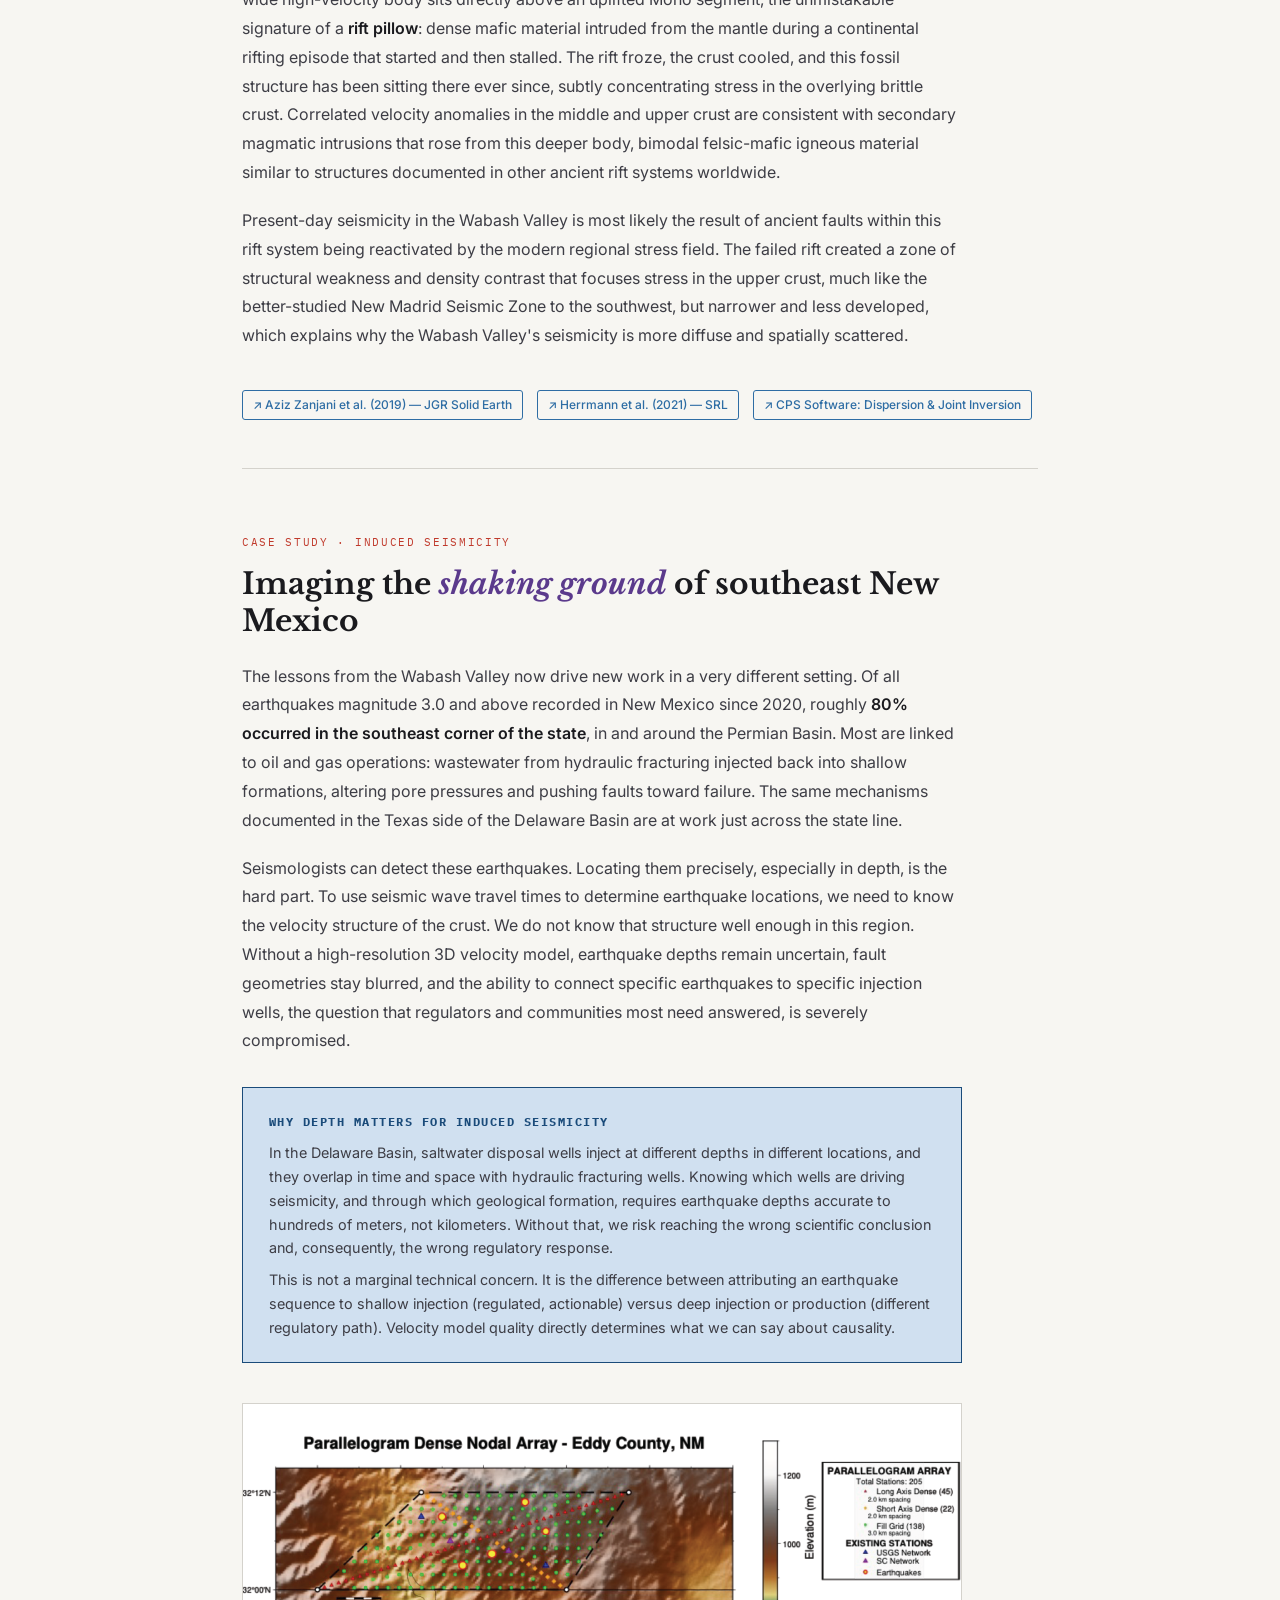
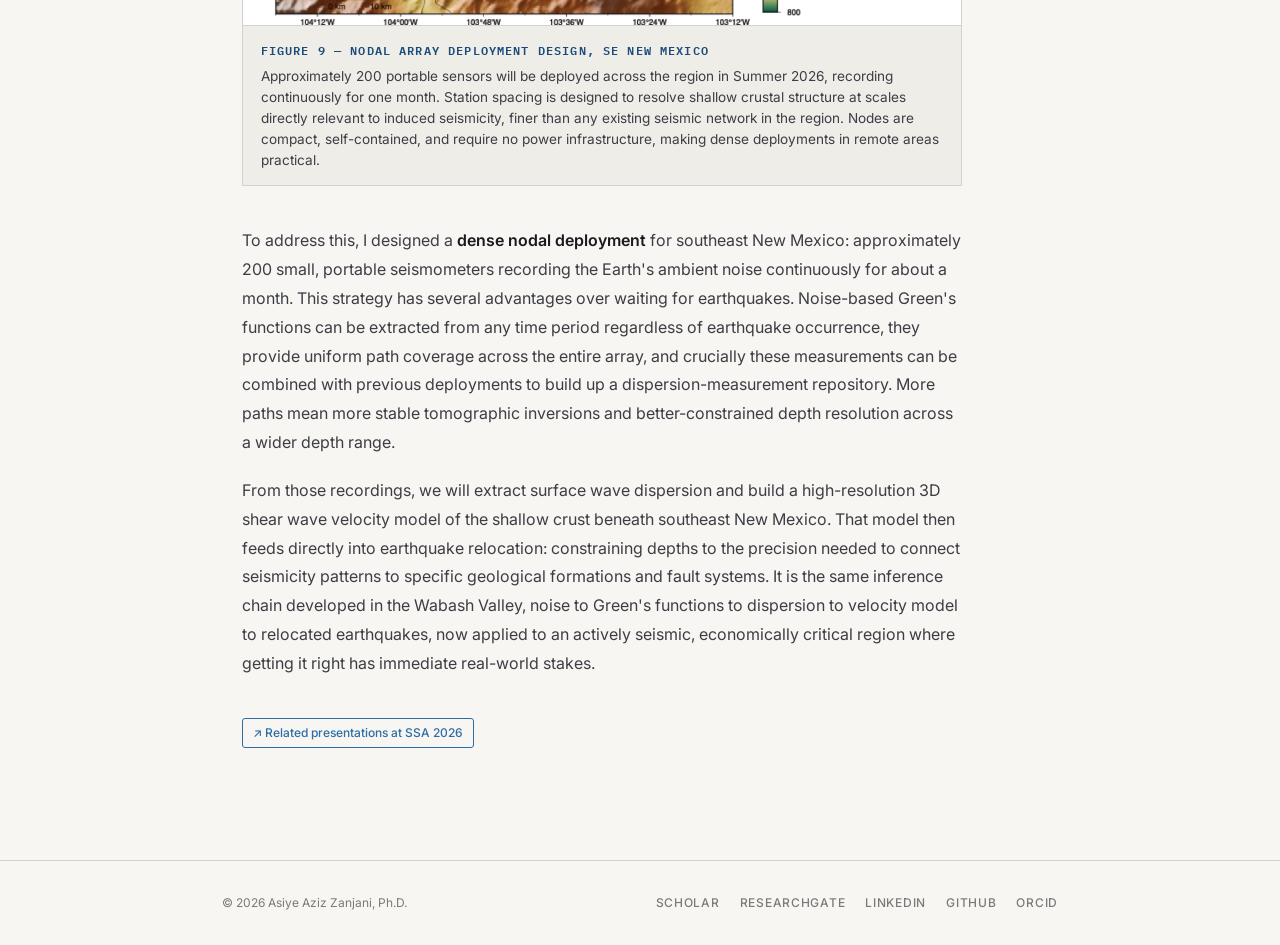
<file: research-imaging.html>
<!DOCTYPE html>
<html lang="en">
<head>
<meta charset="UTF-8">
<meta name="viewport" content="width=device-width, initial-scale=1.0">
<title>Crustal &amp; Upper Mantle Seismic Imaging — A. Aziz Zanjani</title>
<link rel="stylesheet" href="style.css">
<link rel="preconnect" href="https://fonts.googleapis.com">
<link href="https://fonts.googleapis.com/css2?family=IBM+Plex+Mono:ital,wght@0,400;0,600;1,400&family=Libre+Baskerville:ital,wght@0,400;0,700;1,400&family=Inter:wght@300;400;500;600&display=swap" rel="stylesheet">

<style>
  /* ── Reset & tokens ── */
  *, *::before, *::after { box-sizing: border-box; margin: 0; padding: 0; }

  :root {
    --ink:           #1a1a1e;
    --ink-soft:      #3d3d45;
    --ink-muted:     #7a7a88;
    --paper:         #f7f6f2;
    --paper-warm:    #eeede8;
    --accent:        #1a4b7a;      /* deep blue — imaging / velocity */
    --accent-light:  #d0e0f0;
    --accent2:       #5b3a8c;      /* violet — rift / deep structure */
    --accent2-light: #e8e0f4;
    --seismic:       #c0392b;      /* red — earthquakes */
    --seismic-light: #f2e0de;
    --rule:          #d4d2cc;
    --mono: 'IBM Plex Mono', monospace;
    --serif: 'Libre Baskerville', Georgia, serif;
    --sans: 'Inter', system-ui, sans-serif;
  }

  html { scroll-behavior: smooth; }

  body {
    background: var(--paper);
    color: var(--ink);
    font-family: var(--sans);
    font-size: 17px;
    line-height: 1.7;
    -webkit-font-smoothing: antialiased;
  }

  /* ── Preserve existing site nav & footer from style.css ── */
  /* (nav, footer, .container, .page-header, .eyebrow, .paper-link
     are all defined in the site's style.css and left untouched) */

  /* ── Back link ── */
  .back-link {
    display: inline-flex;
    align-items: center;
    gap: 0.4rem;
    font-family: var(--mono);
    font-size: 0.72rem;
    letter-spacing: 0.08em;
    text-transform: uppercase;
    color: var(--ink-muted);
    text-decoration: none;
    margin: 2rem 0 2.5rem;
    transition: color 0.2s;
  }
  .back-link:hover { color: var(--ink); }

  /* ── Hero banner (sits below site nav) ── */
  .research-hero {
    background: var(--ink);
    color: var(--paper);
    padding: 5rem 2rem 4rem;
    margin-bottom: 0;
    position: relative;
    overflow: hidden;
  }
  .research-hero::before {
    content: '';
    position: absolute;
    inset: 0;
    background: repeating-linear-gradient(
      -55deg, transparent, transparent 28px,
      rgba(26,75,122,0.07) 28px, rgba(26,75,122,0.07) 30px
    );
    pointer-events: none;
  }
  .research-hero-inner { max-width: 860px; margin: 0 auto; position: relative; }

  .hero-eyebrow {
    font-family: var(--mono);
    font-size: 0.72rem;
    letter-spacing: 0.14em;
    text-transform: uppercase;
    color: #7eadd4;
    margin-bottom: 1.4rem;
    display: flex;
    align-items: center;
    gap: 0.8rem;
  }
  .hero-eyebrow::after {
    content: '';
    display: block;
    height: 1px;
    width: 40px;
    background: #7eadd4;
    opacity: 0.6;
  }

  .research-hero h1 {
    font-family: var(--serif);
    font-size: clamp(2rem, 5vw, 3.2rem);
    font-weight: 700;
    line-height: 1.18;
    margin-bottom: 1.5rem;
    color: #fff;
  }
  .research-hero h1 em { color: #7eadd4; font-style: italic; }

  .hero-lead {
    font-family: var(--serif);
    font-size: 1.15rem;
    font-style: italic;
    color: rgba(247,246,242,0.72);
    max-width: 640px;
    line-height: 1.65;
    margin-bottom: 2.5rem;
  }

  .hero-meta { display: flex; gap: 2rem; flex-wrap: wrap; }
  .meta-item { font-family: var(--mono); font-size: 0.75rem; color: rgba(247,246,242,0.5); }
  .meta-item strong { display: block; color: rgba(247,246,242,0.88); font-size: 0.8rem; margin-bottom: 0.2rem; }

  /* ── Section nav strip ── */
  .section-nav {
    background: var(--paper-warm);
    border-bottom: 1px solid var(--rule);
    padding: 0 2rem;
    position: sticky;
    top: 0;
    z-index: 90;
  }
  .section-nav-inner {
    max-width: 860px;
    margin: 0 auto;
    display: flex;
    overflow-x: auto;
    scrollbar-width: none;
  }
  .section-nav-inner::-webkit-scrollbar { display: none; }
  .section-nav a {
    font-family: var(--mono);
    font-size: 0.72rem;
    letter-spacing: 0.08em;
    text-transform: uppercase;
    color: var(--ink-muted);
    text-decoration: none;
    padding: 0.85rem 1.2rem;
    border-bottom: 2px solid transparent;
    white-space: nowrap;
    transition: color 0.2s, border-color 0.2s;
  }
  .section-nav a:hover { color: var(--ink); border-color: var(--accent); }

  /* ── Main content ── */
  .research-main {
    max-width: 860px;
    margin: 0 auto;
    padding: 0 2rem 6rem;
  }

  /* ── Narrative sections ── */
  .narrative-section {
    padding: 4rem 0 1rem;
    border-top: 1px solid var(--rule);
    margin-top: 2rem;
  }
  .narrative-section:first-child { border-top: none; margin-top: 0; padding-top: 3.5rem; }

  .section-label {
    font-family: var(--mono);
    font-size: 0.7rem;
    letter-spacing: 0.15em;
    text-transform: uppercase;
    color: var(--accent);
    margin-bottom: 0.8rem;
  }
  .section-label.violet { color: var(--accent2); }
  .section-label.red    { color: var(--seismic); }

  .narrative-section h2 {
    font-family: var(--serif);
    font-size: clamp(1.4rem, 3vw, 1.85rem);
    font-weight: 700;
    line-height: 1.25;
    margin-bottom: 1.4rem;
    color: var(--ink);
  }
  .narrative-section h2 em { font-style: italic; color: var(--accent2); }

  h3 {
    font-family: var(--serif);
    font-size: 1.15rem;
    font-weight: 700;
    margin: 2.2rem 0 0.7rem;
    color: var(--ink);
  }

  .narrative-section p {
    font-size: 1rem;
    line-height: 1.8;
    color: var(--ink-soft);
    max-width: 720px;
    margin-bottom: 1.2rem;
  }
  .narrative-section p:last-child { margin-bottom: 0; }
  strong { color: var(--ink); font-weight: 600; }

  /* ── Figure block ── */
  .fig-block {
    margin: 2.5rem 0;
    border: 1px solid var(--rule);
    background: #fff;
    max-width: 720px;
  }
  .fig-img-area {
    background: var(--paper-warm);
    padding: 0;
    border-bottom: 1px solid var(--rule);
    overflow: hidden;
  }
  .fig-img-area img {
    width: 100%;
    display: block;
  }
  /* placeholder for missing images */
  .fig-img-area.placeholder {
    padding: 3.5rem 2rem;
    text-align: center;
  }
  .fig-img-area.placeholder .fig-label {
    font-family: var(--mono);
    font-size: 0.7rem;
    letter-spacing: 0.12em;
    text-transform: uppercase;
    color: var(--accent);
    display: block;
    margin-bottom: 0.5rem;
  }
  .fig-img-area.placeholder .fig-desc {
    font-size: 0.82rem;
    color: var(--ink-muted);
    line-height: 1.55;
  }
  .fig-caption {
    padding: 0.9rem 1.1rem;
    background: var(--paper-warm);
  }
  .fig-caption strong {
    font-family: var(--mono);
    font-size: 0.72rem;
    letter-spacing: 0.1em;
    text-transform: uppercase;
    color: var(--accent);
    display: block;
    margin-bottom: 0.35rem;
  }
  .fig-caption p {
    font-size: 0.85rem !important;
    color: var(--ink-soft) !important;
    margin: 0 !important;
    max-width: none !important;
    line-height: 1.55 !important;
  }

  /* ── Side-by-side (image | caption) figure layout ── */
  .fig-block.fig-side {
    display: grid;
    grid-template-columns: 1.1fr 1fr;
    max-width: 720px;
  }
  .fig-block.fig-side .fig-img-area {
    border-bottom: none;
    border-right: 1px solid var(--rule);
    display: flex;
    align-items: center;
  }
  .fig-block.fig-side .fig-img-area img {
    width: 100%;
  }
  .fig-block.fig-side .fig-caption {
    padding: 1rem 1.2rem;
    display: flex;
    flex-direction: column;
    justify-content: center;
  }
  @media (max-width: 600px) {
    .fig-block.fig-side { grid-template-columns: 1fr; }
    .fig-block.fig-side .fig-img-area { border-right: none; border-bottom: 1px solid var(--rule); }
  }

  /* ── Pull quote ── */
  .pull-quote {
    border-left: 3px solid var(--accent2);
    margin: 2rem 0;
    padding: 1.2rem 1.5rem;
    background: var(--accent2-light);
    max-width: 660px;
  }
  .pull-quote p {
    font-family: var(--serif) !important;
    font-size: 1.05rem !important;
    font-style: italic;
    color: var(--ink) !important;
    margin: 0 !important;
    line-height: 1.6 !important;
  }
  .pull-quote cite {
    display: block;
    font-family: var(--mono);
    font-size: 0.72rem;
    color: var(--ink-muted);
    margin-top: 0.6rem;
    font-style: normal;
  }

  /* ── Inset note ── */
  .inset-note {
    border: 1px solid var(--accent);
    background: var(--accent-light);
    padding: 1.4rem 1.6rem;
    margin: 2rem 0;
    max-width: 720px;
  }
  .inset-note h4 {
    font-family: var(--mono);
    font-size: 0.78rem;
    letter-spacing: 0.12em;
    text-transform: uppercase;
    color: var(--accent);
    margin-bottom: 0.6rem;
  }
  .inset-note p {
    font-size: 0.9rem !important;
    color: var(--ink-soft) !important;
    margin-bottom: 0.5rem !important;
    max-width: none !important;
    line-height: 1.65 !important;
  }
  .inset-note p:last-child { margin-bottom: 0 !important; }

  /* ── Stat row ── */
  .stat-row {
    display: grid;
    grid-template-columns: repeat(auto-fit, minmax(160px, 1fr));
    gap: 1px;
    background: var(--rule);
    border: 1px solid var(--rule);
    margin: 2rem 0;
    max-width: 720px;
  }
  .stat-cell { background: var(--paper); padding: 1.2rem 1.4rem; }
  .stat-num {
    font-family: var(--mono);
    font-size: 1.65rem;
    font-weight: 600;
    line-height: 1;
    display: block;
    color: var(--ink);
  }
  .stat-num.blue   { color: var(--accent); }
  .stat-num.violet { color: var(--accent2); }
  .stat-num.red    { color: var(--seismic); }
  .stat-label {
    font-family: var(--sans);
    font-size: 0.78rem;
    color: var(--ink-muted);
    margin-top: 0.35rem;
    line-height: 1.3;
  }

  /* ── Method chain ── */
  .method-chain {
    display: flex;
    align-items: flex-start;
    gap: 0;
    margin: 2rem 0;
    max-width: 720px;
    flex-wrap: wrap;
  }
  .chain-step {
    flex: 1;
    min-width: 120px;
    text-align: center;
    padding: 1.1rem 0.8rem;
    border: 1px solid var(--rule);
    background: #fff;
    position: relative;
  }
  .chain-step + .chain-step { border-left: none; }
  .chain-step::after {
    content: '→';
    position: absolute;
    right: -0.9rem;
    top: 50%;
    transform: translateY(-50%);
    font-family: var(--mono);
    font-size: 0.8rem;
    color: var(--accent);
    z-index: 1;
  }
  .chain-step:last-child::after { display: none; }
  .chain-num {
    font-family: var(--mono);
    font-size: 0.68rem;
    color: var(--accent);
    letter-spacing: 0.1em;
    display: block;
    margin-bottom: 0.3rem;
  }
  .chain-label {
    font-family: var(--sans);
    font-size: 0.78rem;
    font-weight: 600;
    color: var(--ink);
    line-height: 1.3;
  }
  .chain-sub {
    font-size: 0.72rem;
    color: var(--ink-muted);
    margin-top: 0.2rem;
    line-height: 1.3;
  }

  /* ── Resource links ── */
  .resource-links {
    margin-top: 2rem;
    display: flex;
    flex-wrap: wrap;
    gap: 8px;
  }
  /* .paper-link is defined in style.css */

  /* ── Footer override (keep existing site footer, just ensure spacing) ── */
  footer { margin-top: 0; }

  /* active research tab highlight */
  .section-nav a.active { color: var(--ink); border-color: var(--accent); }
</style>
</head>
<body>

<!-- ══════ Site nav — from style.css ══════ -->
<nav>
  <div class="nav-inner">
    <ul class="nav-links">
      <li><a href="index.html">About</a></li>
      <li><a href="research.html" class="active">Research</a></li>
      <li><a href="publications.html">Publications</a></li>
      <li><a href="software.html">Software &amp; Catalogs</a></li>
      <li><a href="teaching.html">Teaching</a></li>
      <li><a href="cv.html">CV</a></li>
      <li><a href="contact.html">Contact</a></li>
    </ul>
  </div>
</nav>

<!-- ══════ Hero ══════ -->
<header class="research-hero">
  <div class="research-hero-inner">
    <div class="hero-eyebrow">Research · Seismic Imaging</div>
    <h1>Listening to the Earth's <em>background hum</em></h1>
    <p class="hero-lead">Oceans crash, winds blow, traffic rumbles—and every vibration propagates through the ground as seismic waves. What if that noise is not interference to remove, but the signal to process in order to resolve the subsurface? </p>
    <div class="hero-meta">
      <div class="meta-item"><strong>Method</strong>Ambient Noise Tomography . Receiver Function Analysis . Joine Inversion</div>
      <div class="meta-item"><strong>Datasets</strong>Recorded Noise · Teleseismic Earthquakes</div>
      <div class="meta-item"><strong>Regions</strong>Wabash Valley, IL/IN · SE New Mexico</div>
    </div>
  </div>
</header>

<!-- ══════ Section nav strip ══════ -->
<!-- ══════ Research sub-nav (tabs) ══════ -->
<nav class="section-nav" aria-label="Research areas">
  <div class="section-nav-inner">
    <a href="research.html">Overview</a>
    <a href="research-ml.html">ML for Seismology</a>
    <a href="research-imaging.html" class="active">Crustal Imaging</a>
    <a href="research-induced.html">Induced Seismicity</a>
    <a href="research-groundmotion.html" class="tab-gm">Ground Motion</a>
  </div>
</nav>

<!-- ══════ Content ══════ -->
<main>
  <div class="research-main">

    <a class="back-link" href="research.html">← Research overview</a>

    <!-- ── Section 1: The method ── -->
    <div class="narrative-section" id="noise">
      <div class="section-label">The Approach</div>
      <h2>Imaging the Earth with its own noise</h2>

      <p>In earthquake seismology, noise is usually the interference to suppress so the seismic signal is easier to detect. But the Earth is never truly silent. Ocean waves crashing on coastlines, wind moving through forests, traffic on highways, all of it sends faint vibrations into the ground that travel as seismic waves across the planet. And critically, this background hum is not random. It is largely <strong>coherent</strong>: it travels predictably, follows known physical laws, and can be extracted and used.</p>

      <p>By cross-correlating the noise recorded simultaneously at two stations over long time periods, we can reconstruct the <strong>Green's function</strong> between them, the seismic response of the Earth as if a tiny source were placed at one station and recorded at the other. Surface waves in these reconstructed Green's functions travel dispersively: their speed changes with frequency in a way that encodes the velocity structure of the crust along their path. If we measure enough of these frequency-dependent travel times across enough station pairs, and we can build a three-dimensional image of what the crust looks like beneath your feet, no earthquake required.</p>

      <div class="method-chain">
        <div class="chain-step">
          <span class="chain-num">I</span>
          <div class="chain-label">Record noise</div>
          <div class="chain-sub">Months of continuous seismic data at each station </div>
        </div>
        <div class="chain-step">
          <span class="chain-num">II</span>
          <div class="chain-label">Cross-correlate</div>
          <div class="chain-sub">All station pairs → calculate interstation Green's functions </div>
        </div>
        <div class="chain-step">
          <span class="chain-num">III</span>
          <div class="chain-label">Measure surface wave dispersion</div>
          <div class="chain-sub">Rayleigh &amp; Love wave group/phase velocities vs. frequency </div>
        </div>
        <div class="chain-step">
          <span class="chain-num">IV</span>
          <div class="chain-label">Analyze Teleseismic Events</div>
          <div class="chain-sub"> Receiver functions from P-to-S converted phases </div>
        </div>
        <div class="chain-step">
          <span class="chain-num">V</span>
          <div class="chain-label">Joint Inversion</div>
          <div class="chain-sub"> surface wave dispersion + receiver functions → 3-D Vs model</div>
        </div>
      </div>

      <div class="fig-block">
        <div class="fig-img-area">
          <img src="fig-img-5.png" alt="Depth sensitivity kernels for Love and Rayleigh waves">
        </div>
        <div class="fig-caption">
          <strong>Figure 1. Depth sensitivity of surface waves</strong>
          <p>Rayleigh and Love waves are sensitive to shear velocity at different depth ranges, and that sensitivity shifts with station spacing. Dense arrays (stations a few km apart) resolve fine structure in the upper crust; sparser regional networks penetrate deeper into the lower crust and uppermost mantle. Combining both in a joint inversion breaks trade-offs that neither dataset alone can resolve.</p>
        </div>
      </div>

      <p>That last step, the joint inversion, matters. <strong>Surface wave dispersion</strong> and teleseismic <strong>receiver functions</strong> have complementary sensitivities: dispersion constrains average velocities within layers, while receiver functions constrain the impedance contrasts at layer boundaries using converted P-to-S phases that sharply image interfaces. Neither gives a complete picture alone.</p>
    </div>

    <!-- ── Section 2: Wabash Valley ── -->
    <div class="narrative-section" id="wabash">
      <div class="section-label violet">Case Study · Intraplate Seismicity</div>
      <h2>A failed rift <em>hidden beneath the Midwest</em></h2>

      <p>The American Midwest feels geologically quiet, flat farmland, no active volcanoes, far from any plate boundary. Yet the region hosts intraplate seismic zones capable of producing damaging earthquakes. The most famous is the New Madrid Seismic Zone, source of the largest historical earthquakes in the contiguous United States (1811–1812). To the north lies the <strong>Wabash Valley Seismic Zone</strong>, less well known, but geologically fascinating. It has produced four earthquakes larger than magnitude 6.8 in the past 12,000 years, and its cause has been debated for decades.</p>

      <div class="pull-quote">
        <p>The crust preserves the memory of a billion-year-old failed rift. By imaging the distributed deformation created during ancient continental extension, we can reconstruct how this fossil rift evolved and why it continues to influence present-day seismicity. </p>
        <cite>— The central theme of the Wabash Valley study</cite>
      </div>

      <p>To investigate, I analyzed a <strong>300-km dense linear array</strong> of 44 broadband seismometers across the Wabash Valley, with station spacing as tight as 5 km in the central portion. This dense geometry unlocks short-period surface wave measurements that resolve upper-crustal structure at scales coarser arrays simply cannot see. I extracted thousands of interstation Green's functions, measured Rayleigh and Love wave dispersion across the full array and all available regional stations, and jointly inverted those measurements with receiver functions I calculated from recorded teleseismic events.</p>

      <div class="stat-row">
        <div class="stat-cell">
          <span class="stat-num violet">300 km</span>
          <div class="stat-label">Dense linear array profile across the Wabash Valley</div>
        </div>
        <div class="stat-cell">
          <span class="stat-num violet">44</span>
          <div class="stat-label">Broadband stations, 5 km spacing in central section</div>
        </div>
        <div class="stat-cell">
          <span class="stat-num blue">M 6.8+</span>
          <div class="stat-label">Four paleo-earthquakes in past 12,000 years in this zone</div>
        </div>
      </div>

      <div class="fig-block fig-side">
        <div class="fig-img-area">
          <img src="fig-img-6.png" alt="Wabash Valley Seismic Zone map with array">
        </div>
        <div class="fig-caption">
          <strong>Figure 2. The Wabash Valley Seismic Zone</strong>
          <p>Red dots show seismicity in the zone, which coincides with the LaSalle Deformation Belt (dotted area), a proposed remnant of a failed Precambrian rift arm. Green triangles mark the dense linear array deployed for this study. The sparse seismicity makes this an ideal setting for ambient noise tomography: no large earthquakes to contaminate the noise cross-correlations, yet enough crustal complexity to make the imaging scientifically important 
          <a href="https://doi.org/10.1029/2018JB016989" target="_blank" rel="noopener">(Aziz Zanjani et al. 2019).</a></p>
        </div>
      </div>

      <div class="fig-block fig-side">
        <div class="fig-img-area">
          <img src="fig-img-7.png" alt="CCP stacked receiver functions along the Wabash Valley array">
        </div>
        <div class="fig-caption">
          <strong>Figure 3. CCP-stacked receiver functions</strong>
          <p>Common-Conversion-Point stacked receiver functions along the 300-km Wabash Valley profile. Three major P-to-S converted phases are visible: a shallow phase from the base of low-velocity sediments, a mid-crustal phase interpreted as the Conrad discontinuity, and the Moho at 6–7 seconds. Note the upward bend in the Moho near the center of the profile, a structural signal that the joint inversion would later reveal as a rift pillow 
          <a href="https://doi.org/10.1029/2018JB016989" target="_blank" rel="noopener">(Aziz Zanjani et al. 2019).</a></p>
        </div>
      </div>

      <div class="fig-block">
        <div class="fig-img-area">
          <img src="fig-img-8.png" alt="Ambient noise workflow and 2D crustal Vs model">
          <img src="2D.png" alt="The general workflow and 2D shear wave velocity model along Wabash Valley">
        </div>
        <div class="fig-caption">
          <strong>Figure 4. General workflow and 2-D crustal shear wave velocity model</strong>
          <p>Joint inversion result for the Wabash Valley profile. Hatched regions above an uplifted Moho mark a high-velocity body interpreted as a rift pillow, magmatic material intruded from the mantle during a failed continental rift at the end of the Precambrian. Correlated velocity anomalies in the middle and upper crust (labeled A, B, C) indicate secondary igneous intrusions sourced from this deeper body. The asymmetry of the structure, the rift axis defined by the Moho uplift is offset ~30 km from the center of surface expression, is consistent with a simple-shear rift geometry
          <a href="https://doi.org/10.1029/2018JB016989" target="_blank" rel="noopener">(Aziz Zanjani et al. 2019).</a></p>
        </div>
      </div>

      <p>The velocity model tells a billion-year-old story. Beneath the La Salle Deformation Belt, a 50-km-wide high-velocity body sits directly above an uplifted Moho segment, the unmistakable signature of a <strong>rift pillow</strong>: dense mafic material intruded from the mantle during a continental rifting episode that started and then stalled. The rift froze, the crust cooled, and this fossil structure has been sitting there ever since, subtly concentrating stress in the overlying brittle crust. Correlated velocity anomalies in the middle and upper crust are consistent with secondary magmatic intrusions that rose from this deeper body, bimodal felsic-mafic igneous material similar to structures documented in other ancient rift systems worldwide.</p>

      <p>Present-day seismicity in the Wabash Valley is most likely the result of ancient faults within this rift system being reactivated by the modern regional stress field. The failed rift created a zone of structural weakness and density contrast that focuses stress in the upper crust, much like the better-studied New Madrid Seismic Zone to the southwest, but narrower and less developed, which explains why the Wabash Valley's seismicity is more diffuse and spatially scattered.</p>

      <div class="resource-links">
        <a class="paper-link" href="https://doi.org/10.1029/2018JB016989" target="_blank">↗ Aziz Zanjani et al. (2019) — JGR Solid Earth</a>
        <a class="paper-link" href="https://pubs.geoscienceworld.org/ssa/srl/article/92/6/3642/600685" target="_blank">↗ Herrmann et al. (2021) — SRL</a>
        <a class="paper-link" href="https://rbherrmann.github.io/ComputerProgramsSeismology/index.html" target="_blank">↗ CPS Software: Dispersion &amp; Joint Inversion</a>
      </div>
    </div>

    <!-- ── Section 3: SE New Mexico ── -->
    <div class="narrative-section" id="new-mexico">
      <div class="section-label red">Case Study · Induced Seismicity</div>
      <h2>Imaging the <em>shaking ground</em> of southeast New Mexico</h2>

      <p>The lessons from the Wabash Valley now drive new work in a very different setting. Of all earthquakes magnitude 3.0 and above recorded in New Mexico since 2020, roughly <strong>80% occurred in the southeast corner of the state</strong>, in and around the Permian Basin. Most are linked to oil and gas operations: wastewater from hydraulic fracturing injected back into shallow formations, altering pore pressures and pushing faults toward failure. The same mechanisms documented in the Texas side of the Delaware Basin are at work just across the state line.</p>

      <p>Seismologists can detect these earthquakes. Locating them precisely, especially in depth, is the hard part. To use seismic wave travel times to determine earthquake locations, we need to know the velocity structure of the crust. We do not know that structure well enough in this region. Without a high-resolution 3D velocity model, earthquake depths remain uncertain, fault geometries stay blurred, and the ability to connect specific earthquakes to specific injection wells, the question that regulators and communities most need answered, is severely compromised.</p>

      <div class="inset-note">
        <h4>Why depth matters for induced seismicity</h4>
        <p>In the Delaware Basin, saltwater disposal wells inject at different depths in different locations, and they overlap in time and space with hydraulic fracturing wells. Knowing which wells are driving seismicity, and through which geological formation, requires earthquake depths accurate to hundreds of meters, not kilometers. Without that, we risk reaching the wrong scientific conclusion and, consequently, the wrong regulatory response.</p>
        <p>This is not a marginal technical concern. It is the difference between attributing an earthquake sequence to shallow injection (regulated, actionable) versus deep injection or production (different regulatory path). Velocity model quality directly determines what we can say about causality.</p>
      </div>

      <div class="fig-block">
        <div class="fig-img-area">
          <img src="fig-img-9.png" alt="Nodal array design for southeast New Mexico">
        </div>
        <div class="fig-caption">
          <strong>Figure 9 — Nodal array deployment design, SE New Mexico</strong>
          <p>Approximately 200 portable sensors will be deployed across the region in Summer 2026, recording continuously for one month. Station spacing is designed to resolve shallow crustal structure at scales directly relevant to induced seismicity, finer than any existing seismic network in the region. Nodes are compact, self-contained, and require no power infrastructure, making dense deployments in remote areas practical.</p>
        </div>
      </div>

      <p>To address this, I designed a <strong>dense nodal deployment</strong> for southeast New Mexico: approximately 200 small, portable seismometers recording the Earth's ambient noise continuously for about a month. This strategy has several advantages over waiting for earthquakes. Noise-based Green's functions can be extracted from any time period regardless of earthquake occurrence, they provide uniform path coverage across the entire array, and crucially these measurements can be combined with previous deployments to build up a dispersion-measurement repository. More paths mean more stable tomographic inversions and better-constrained depth resolution across a wider depth range.</p>

      <p>From those recordings, we will extract surface wave dispersion and build a high-resolution 3D shear wave velocity model of the shallow crust beneath southeast New Mexico. That model then feeds directly into earthquake relocation: constraining depths to the precision needed to connect seismicity patterns to specific geological formations and fault systems. It is the same inference chain developed in the Wabash Valley, noise to Green's functions to dispersion to velocity model to relocated earthquakes, now applied to an actively seismic, economically critical region where getting it right has immediate real-world stakes.</p>

      <div class="resource-links">
        <a class="paper-link" href="publications.html">↗ Related presentations at SSA 2026</a>
      </div>
    </div>

  </div><!-- /research-main -->
</main>

<!-- ══════ Site footer — from style.css ══════ -->
<footer>
  <div class="footer-inner">
    <p>&copy; 2026 Asiye Aziz Zanjani, Ph.D.</p>
    <div class="footer-icons">
      <a href="https://scholar.google.com/citations?user=vzA30FwAAAAJ&hl=en&oi=sra"
         target="_blank" rel="noopener noreferrer">Scholar</a>
      <a href="https://www.researchgate.net/profile/Asiye-Aziz-Zanjani"
         target="_blank" rel="noopener noreferrer">ResearchGate</a>
      <a href="https://www.linkedin.com/in/asiye-aziz-zanjani-1232ab59/"
         target="_blank" rel="noopener noreferrer">LinkedIn</a>
      <a href="https://github.com/Asiye-Aziz-Zanjani"
         target="_blank" rel="noopener noreferrer">GitHub</a>
      <a href="https://orcid.org/0000-0003-3344-9720"
         target="_blank" rel="noopener noreferrer">ORCID</a>
    </div>
  </div>
</footer>

</body>
</html>
</file>
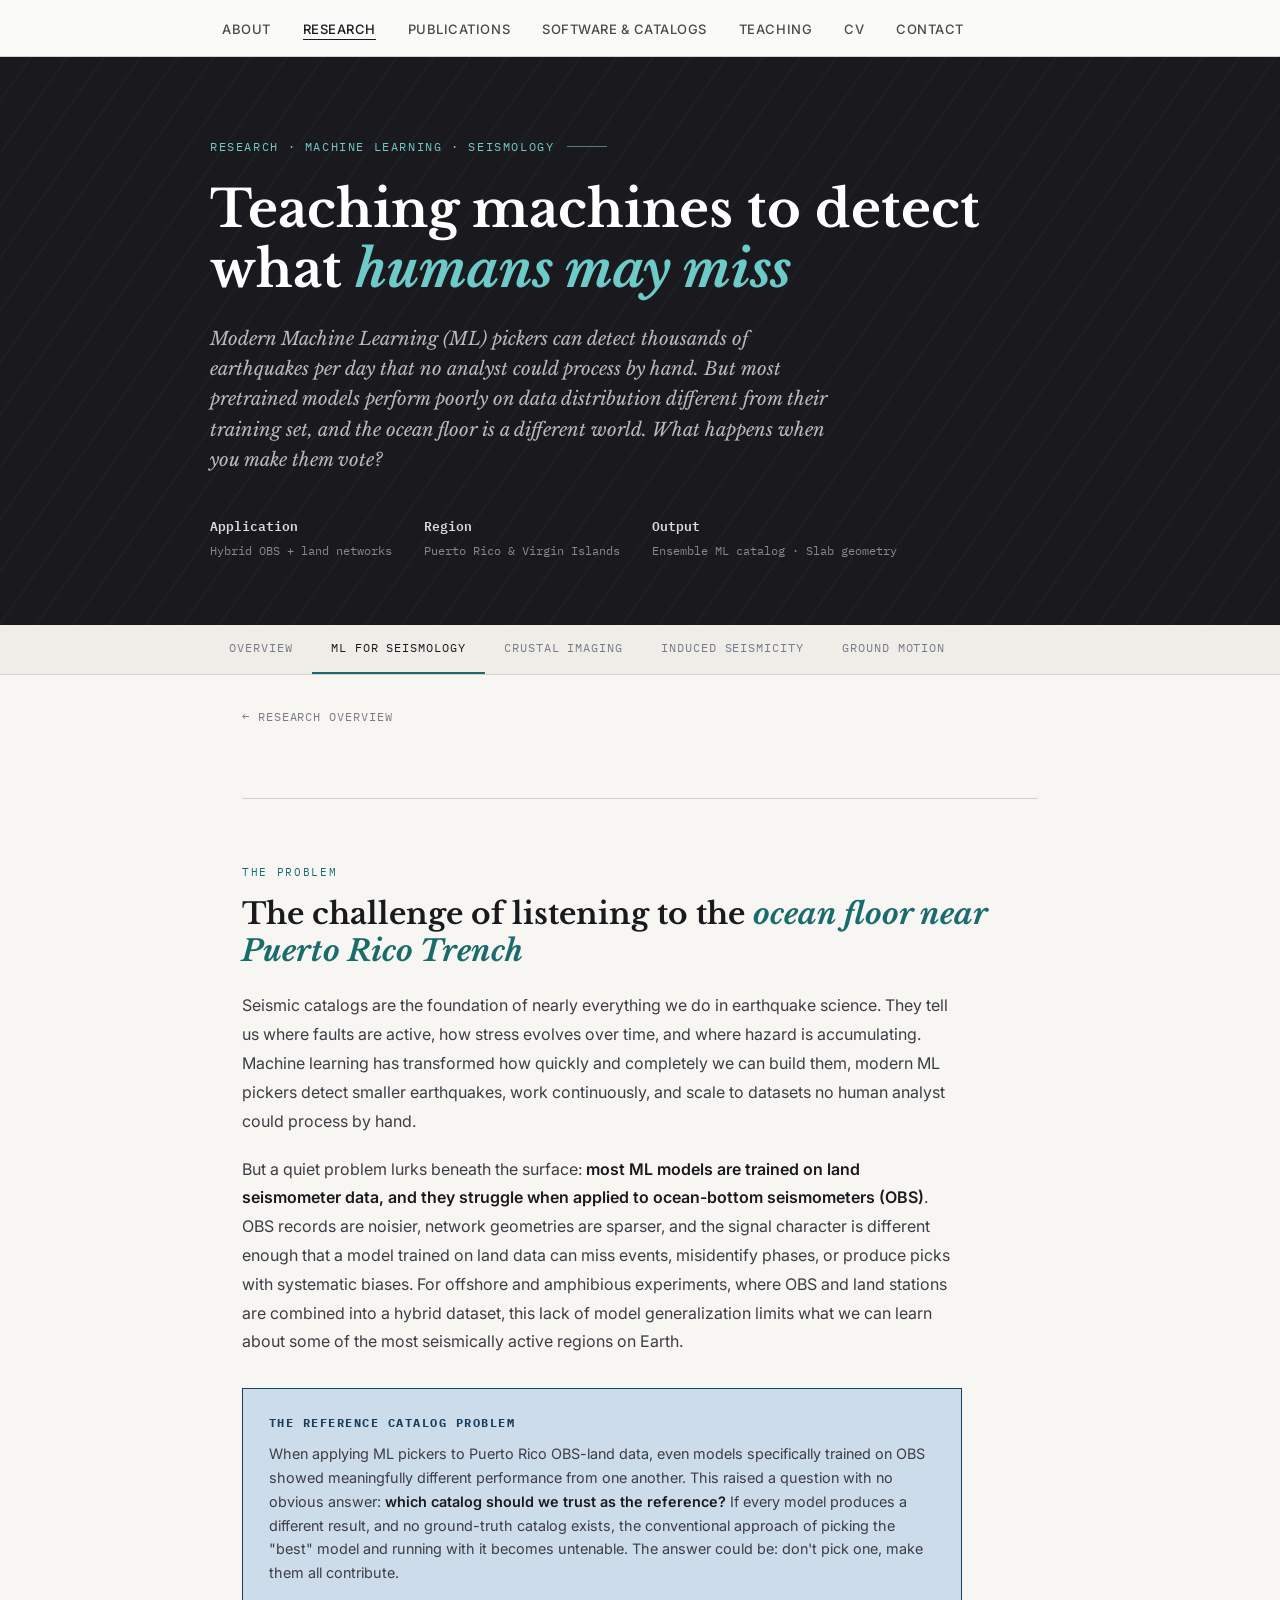
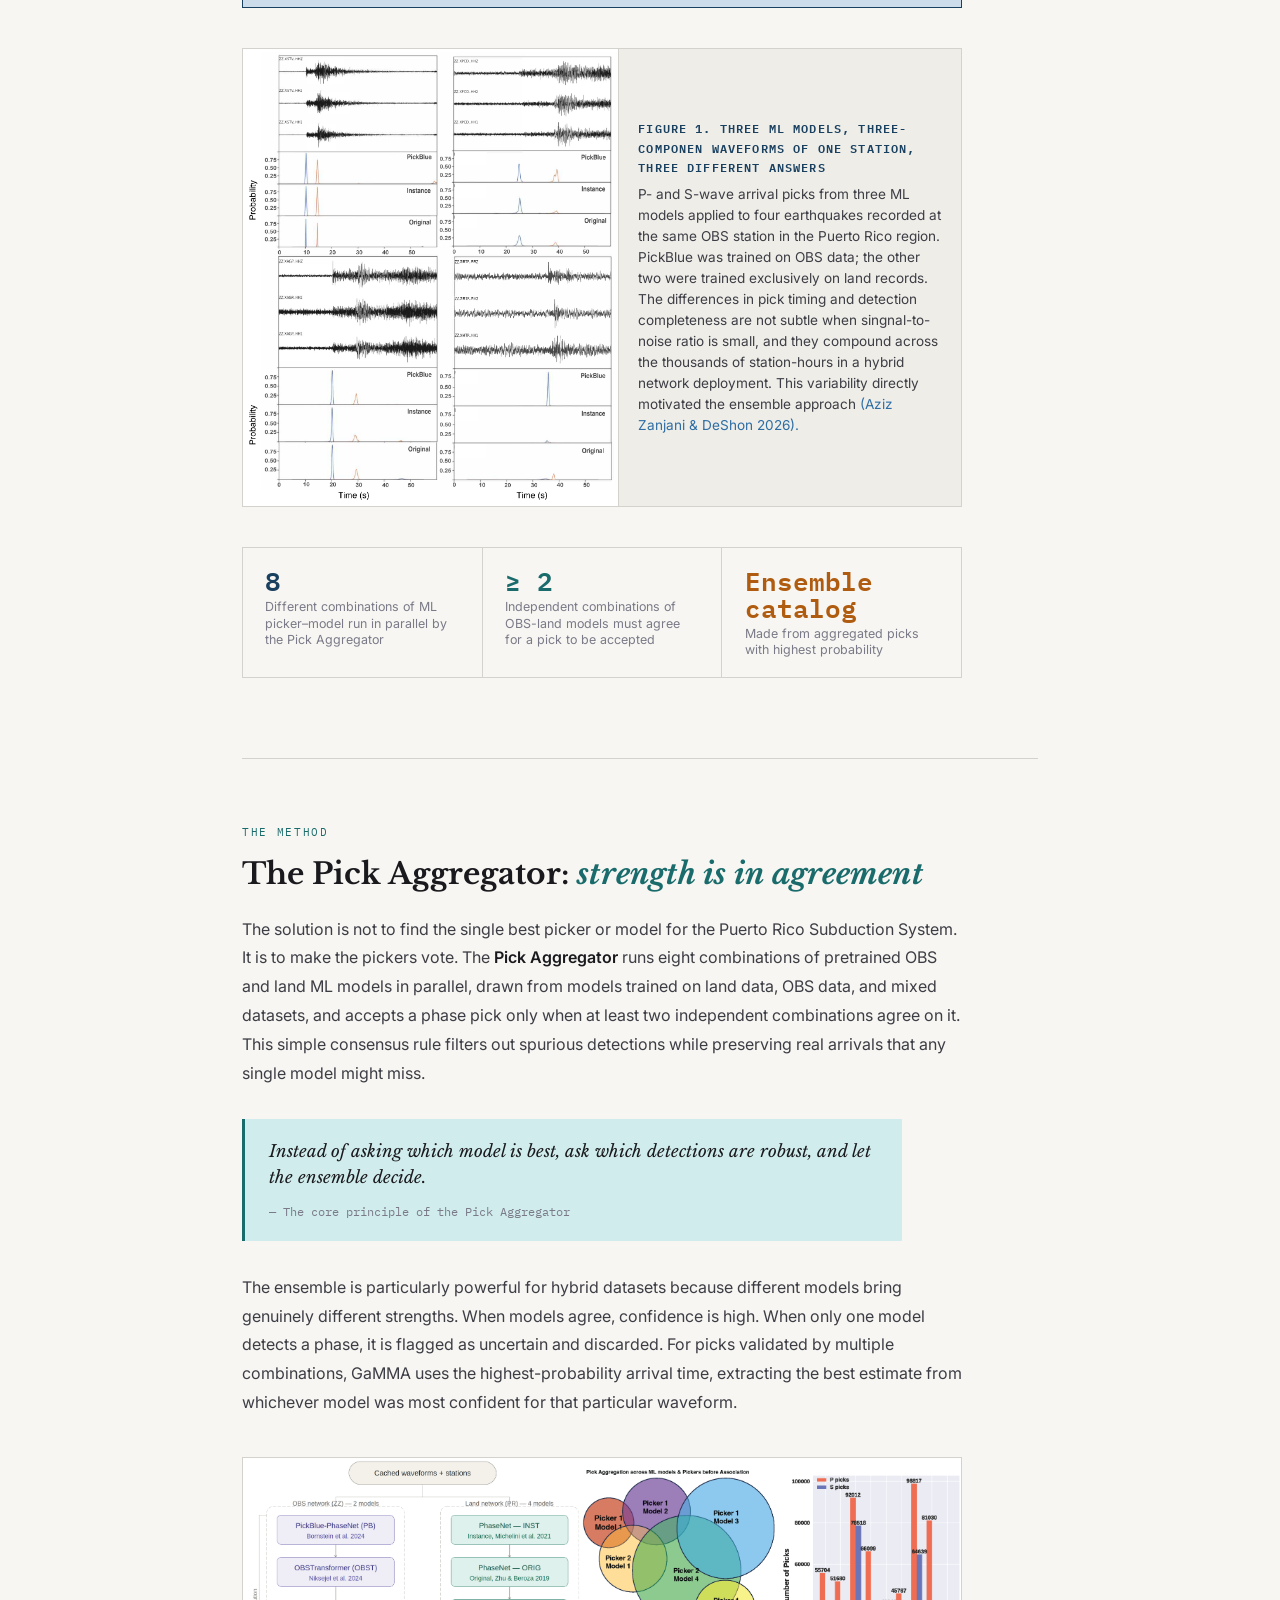
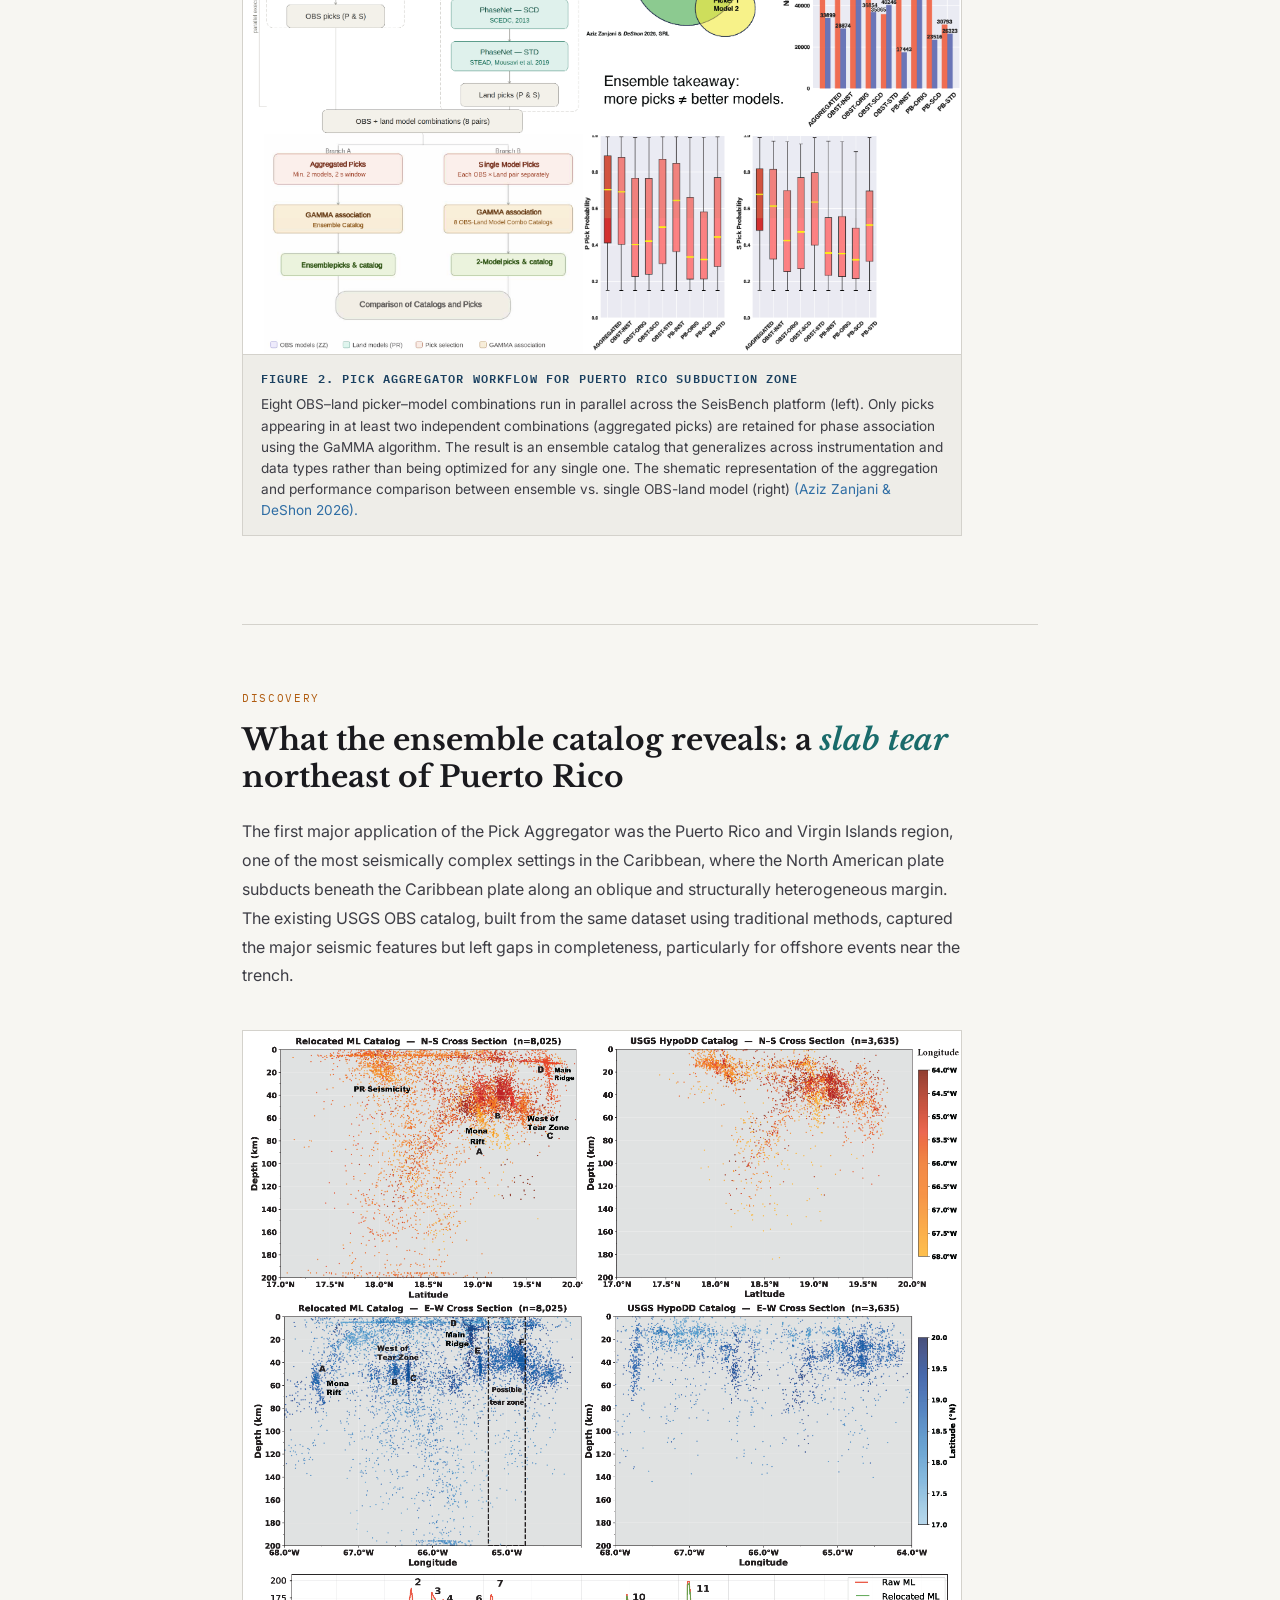
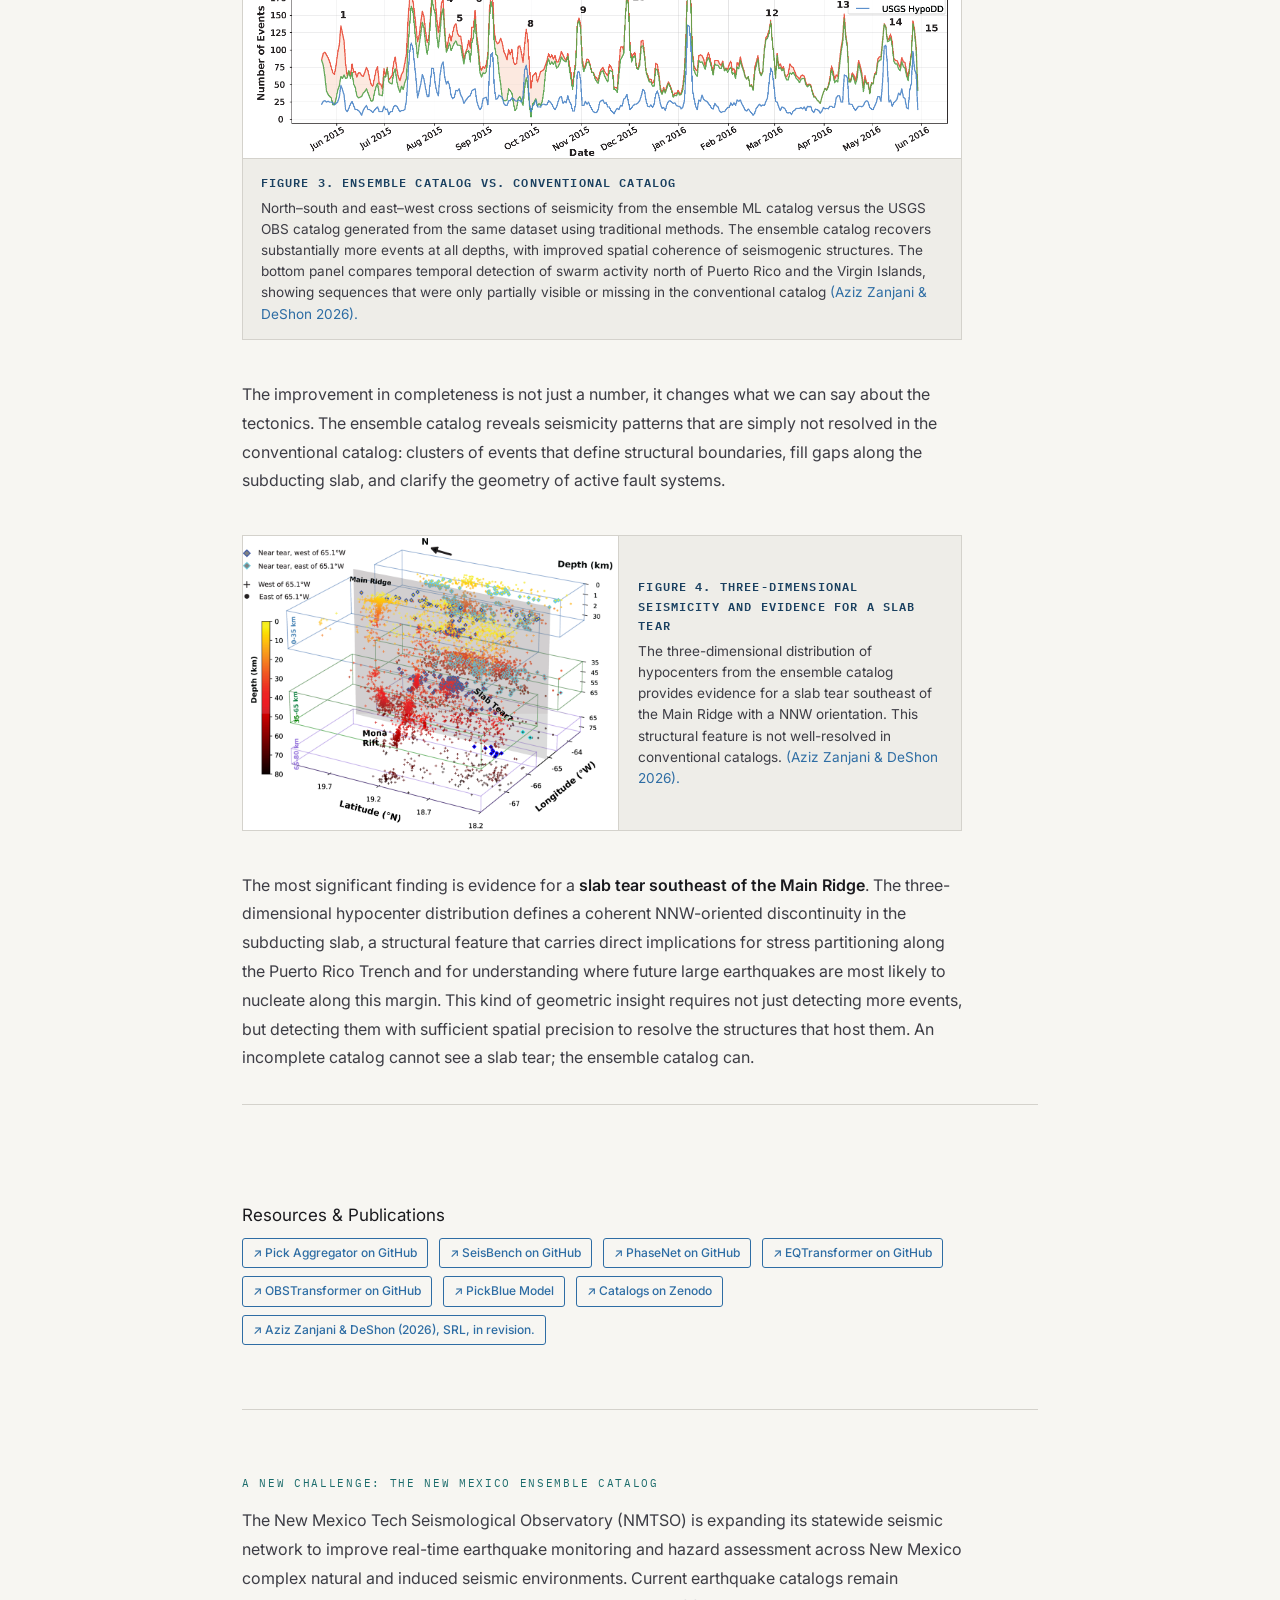
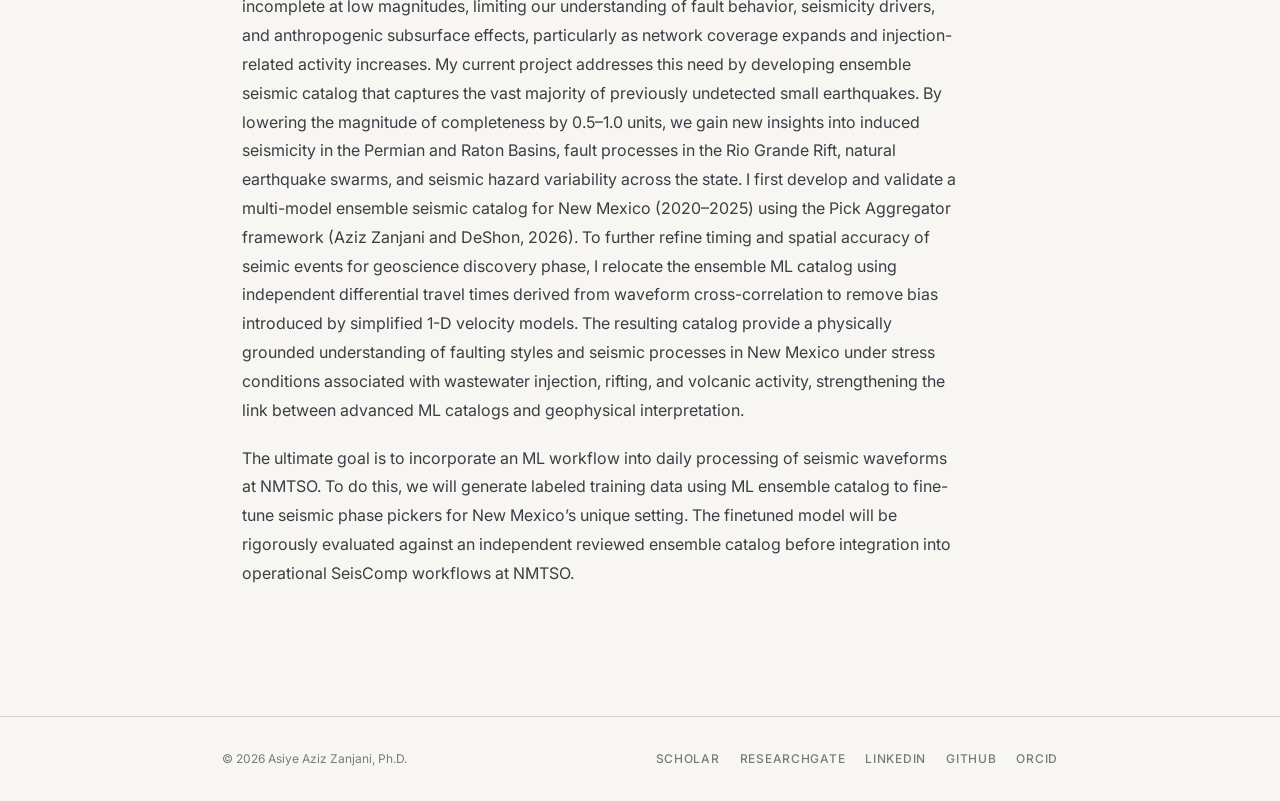
<file: research-ml.html>
<!DOCTYPE html>
<html lang="en">
<head>
<meta charset="UTF-8">
<meta name="viewport" content="width=device-width, initial-scale=1.0">
<title>Machine Learning for Seismology — Asiye Aziz Zanjani</title>
<link rel="stylesheet" href="style.css">
<link rel="preconnect" href="https://fonts.googleapis.com">
<link href="https://fonts.googleapis.com/css2?family=IBM+Plex+Mono:ital,wght@0,400;0,600;1,400&family=Libre+Baskerville:ital,wght@0,400;0,700;1,400&family=Inter:wght@300;400;500;600&display=swap" rel="stylesheet">

<style>
  /* ── Reset & tokens ── */
  *, *::before, *::after { box-sizing: border-box; margin: 0; padding: 0; }

  :root {
    --ink:           #1a1a1e;
    --ink-soft:      #3d3d45;
    --ink-muted:     #7a7a88;
    --paper:         #f7f6f2;
    --paper-warm:    #eeede8;
    --teal:          #1a6b6b;      /* ML / ensemble */
    --teal-light:    #d0ecec;
    --ocean:         #1a4060;      /* OBS / ocean floor */
    --ocean-light:   #cddcea;
    --amber:         #b05c10;      /* finding / highlight */
    --amber-light:   #f5e8d8;
    --rule:          #d4d2cc;
    --mono: 'IBM Plex Mono', monospace;
    --serif: 'Libre Baskerville', Georgia, serif;
    --sans: 'Inter', system-ui, sans-serif;
  }

  html { scroll-behavior: smooth; }

  body {
    background: var(--paper);
    color: var(--ink);
    font-family: var(--sans);
    font-size: 17px;
    line-height: 1.7;
    -webkit-font-smoothing: antialiased;
  }

  /* ── Back link ── */
  .back-link {
    display: inline-flex;
    align-items: center;
    gap: 0.4rem;
    font-family: var(--mono);
    font-size: 0.72rem;
    letter-spacing: 0.08em;
    text-transform: uppercase;
    color: var(--ink-muted);
    text-decoration: none;
    margin: 2rem 0 2.5rem;
    transition: color 0.2s;
  }
  .back-link:hover { color: var(--ink); }

  /* ── Hero ── */
  .research-hero {
    background: var(--ink);
    color: var(--paper);
    padding: 5rem 2rem 4rem;
    position: relative;
    overflow: hidden;
  }
  .research-hero::before {
    content: '';
    position: absolute;
    inset: 0;
    background: repeating-linear-gradient(
      -55deg, transparent, transparent 28px,
      rgba(26,107,107,0.08) 28px, rgba(26,107,107,0.08) 30px
    );
    pointer-events: none;
  }
  .research-hero-inner { max-width: 860px; margin: 0 auto; position: relative; }

  .hero-eyebrow {
    font-family: var(--mono);
    font-size: 0.72rem;
    letter-spacing: 0.14em;
    text-transform: uppercase;
    color: #6ec9c9;
    margin-bottom: 1.4rem;
    display: flex;
    align-items: center;
    gap: 0.8rem;
  }
  .hero-eyebrow::after {
    content: '';
    display: block;
    height: 1px;
    width: 40px;
    background: #6ec9c9;
    opacity: 0.6;
  }

  .research-hero h1 {
    font-family: var(--serif);
    font-size: clamp(2rem, 5vw, 3.2rem);
    font-weight: 700;
    line-height: 1.18;
    margin-bottom: 1.5rem;
    color: #fff;
  }
  .research-hero h1 em { color: #6ec9c9; font-style: italic; }

  .hero-lead {
    font-family: var(--serif);
    font-size: 1.15rem;
    font-style: italic;
    color: rgba(247,246,242,0.72);
    max-width: 640px;
    line-height: 1.65;
    margin-bottom: 2.5rem;
  }

  .hero-meta { display: flex; gap: 2rem; flex-wrap: wrap; }
  .meta-item { font-family: var(--mono); font-size: 0.75rem; color: rgba(247,246,242,0.5); }
  .meta-item strong { display: block; color: rgba(247,246,242,0.88); font-size: 0.8rem; margin-bottom: 0.2rem; }

  /* ── Section nav ── */
  .section-nav {
    background: var(--paper-warm);
    border-bottom: 1px solid var(--rule);
    padding: 0 2rem;
    position: sticky;
    top: 0;
    z-index: 90;
  }
  .section-nav-inner {
    max-width: 860px;
    margin: 0 auto;
    display: flex;
    overflow-x: auto;
    scrollbar-width: none;
  }
  .section-nav-inner::-webkit-scrollbar { display: none; }
  .section-nav a {
    font-family: var(--mono);
    font-size: 0.72rem;
    letter-spacing: 0.08em;
    text-transform: uppercase;
    color: var(--ink-muted);
    text-decoration: none;
    padding: 0.85rem 1.2rem;
    border-bottom: 2px solid transparent;
    white-space: nowrap;
    transition: color 0.2s, border-color 0.2s;
  }
  .section-nav a:hover { color: var(--ink); border-color: var(--teal); }

  /* ── Main content ── */
  .research-main {
    max-width: 860px;
    margin: 0 auto;
    padding: 0 2rem 6rem;
  }

  /* ── Narrative sections ── */
  .narrative-section {
    padding: 4rem 0 1rem;
    border-top: 1px solid var(--rule);
    margin-top: 2rem;
  }
  .narrative-section:first-child { border-top: none; margin-top: 0; padding-top: 3.5rem; }

  .section-label {
    font-family: var(--mono);
    font-size: 0.7rem;
    letter-spacing: 0.15em;
    text-transform: uppercase;
    color: var(--teal);
    margin-bottom: 0.8rem;
  }
  .section-label.ocean { color: var(--ocean); }
  .section-label.amber { color: var(--amber); }

  .narrative-section h2 {
    font-family: var(--serif);
    font-size: clamp(1.4rem, 3vw, 1.85rem);
    font-weight: 700;
    line-height: 1.25;
    margin-bottom: 1.4rem;
    color: var(--ink);
  }
  .narrative-section h2 em { font-style: italic; color: var(--teal); }

  h3 {
    font-family: var(--serif);
    font-size: 1.15rem;
    font-weight: 700;
    margin: 2.2rem 0 0.7rem;
    color: var(--ink);
  }

  .narrative-section p {
    font-size: 1rem;
    line-height: 1.8;
    color: var(--ink-soft);
    max-width: 720px;
    margin-bottom: 1.2rem;
  }
  .narrative-section p:last-child { margin-bottom: 0; }
  strong { color: var(--ink); font-weight: 600; }

  /* ── Figure block ── */
  .fig-block {
    margin: 2.5rem 0;
    border: 1px solid var(--rule);
    background: #fff;
    max-width: 720px;
  }
  .fig-img-area {
    border-bottom: 1px solid var(--rule);
    overflow: hidden;
  }
  .fig-img-area img {
    width: 100%;
    display: block;
  }
  .fig-caption {
    padding: 0.9rem 1.1rem;
    background: var(--paper-warm);
  }
  .fig-caption strong {
    font-family: var(--mono);
    font-size: 0.72rem;
    letter-spacing: 0.1em;
    text-transform: uppercase;
    color: var(--ocean);
    display: block;
    margin-bottom: 0.35rem;
  }
  .fig-caption p {
    font-size: 0.85rem !important;
    color: var(--ink-soft) !important;
    margin: 0 !important;
    max-width: none !important;
    line-height: 1.55 !important;
  }

  /* ── Two-column figures ── */
  .two-col-fig {
    display: grid;
    grid-template-columns: 1fr 1fr;
    gap: 1px;
    background: var(--rule);
    margin: 2.5rem 0;
    max-width: 720px;
  }
  .two-col-fig .fig-block {
    margin: 0;
    border: none;
  }
  @media (max-width: 600px) { .two-col-fig { grid-template-columns: 1fr; } }

  /* ── Side-by-side (image | caption) figure layout ── */
  .fig-block.fig-side {
    display: grid;
    grid-template-columns: 1.1fr 1fr;
    max-width: 720px;
  }
  .fig-block.fig-side .fig-img-area {
    border-bottom: none;
    border-right: 1px solid var(--rule);
    display: flex;
    align-items: center;
    background: var(--paper-warm);
  }
  .fig-block.fig-side .fig-img-area img {
    width: 100%;
  }
  .fig-block.fig-side .fig-caption {
    padding: 1rem 1.2rem;
    display: flex;
    flex-direction: column;
    justify-content: center;
  }
  @media (max-width: 600px) {
    .fig-block.fig-side { grid-template-columns: 1fr; }
    .fig-block.fig-side .fig-img-area { border-right: none; border-bottom: 1px solid var(--rule); }
  }

  /* ── Pull quote ── */
  .pull-quote {
    border-left: 3px solid var(--teal);
    margin: 2rem 0;
    padding: 1.2rem 1.5rem;
    background: var(--teal-light);
    max-width: 660px;
  }
  .pull-quote p {
    font-family: var(--serif) !important;
    font-size: 1.05rem !important;
    font-style: italic;
    color: var(--ink) !important;
    margin: 0 !important;
    line-height: 1.6 !important;
  }
  .pull-quote cite {
    display: block;
    font-family: var(--mono);
    font-size: 0.72rem;
    color: var(--ink-muted);
    margin-top: 0.6rem;
    font-style: normal;
  }

  /* ── Inset note ── */
  .inset-note {
    border: 1px solid var(--ocean);
    background: var(--ocean-light);
    padding: 1.4rem 1.6rem;
    margin: 2rem 0;
    max-width: 720px;
  }
  .inset-note h4 {
    font-family: var(--mono);
    font-size: 0.78rem;
    letter-spacing: 0.12em;
    text-transform: uppercase;
    color: var(--ocean);
    margin-bottom: 0.6rem;
  }
  .inset-note p {
    font-size: 0.9rem !important;
    color: var(--ink-soft) !important;
    margin-bottom: 0.5rem !important;
    max-width: none !important;
    line-height: 1.65 !important;
  }
  .inset-note p:last-child { margin-bottom: 0 !important; }

  /* ── Stat row ── */
  .stat-row {
    display: grid;
    grid-template-columns: repeat(auto-fit, minmax(160px, 1fr));
    gap: 1px;
    background: var(--rule);
    border: 1px solid var(--rule);
    margin: 2rem 0;
    max-width: 720px;
  }
  .stat-cell { background: var(--paper); padding: 1.2rem 1.4rem; }
  .stat-num {
    font-family: var(--mono);
    font-size: 1.65rem;
    font-weight: 600;
    line-height: 1;
    display: block;
    color: var(--ink);
  }
  .stat-num.teal  { color: var(--teal); }
  .stat-num.ocean { color: var(--ocean); }
  .stat-num.amber { color: var(--amber); }
  .stat-label {
    font-family: var(--sans);
    font-size: 0.78rem;
    color: var(--ink-muted);
    margin-top: 0.35rem;
    line-height: 1.3;
  }

  /* ── Ensemble diagram ── */
  .ensemble-diagram {
    margin: 2rem 0;
    max-width: 720px;
    border: 1px solid var(--rule);
    background: #fff;
  }
  .ensemble-row {
    display: flex;
    gap: 0;
    border-bottom: 1px solid var(--rule);
  }
  .ensemble-row:last-child { border-bottom: none; }
  .ensemble-label {
    font-family: var(--mono);
    font-size: 0.68rem;
    letter-spacing: 0.08em;
    text-transform: uppercase;
    color: var(--ink-muted);
    padding: 0.7rem 1rem;
    min-width: 130px;
    border-right: 1px solid var(--rule);
    display: flex;
    align-items: center;
    background: var(--paper-warm);
  }
  .ensemble-models {
    display: flex;
    flex: 1;
    flex-wrap: wrap;
    gap: 6px;
    padding: 0.6rem 0.8rem;
    align-items: center;
  }
  .model-tag {
    font-family: var(--mono);
    font-size: 0.7rem;
    padding: 0.2rem 0.55rem;
    border-radius: 2px;
  }
  .model-tag.land  { background: var(--amber-light); color: var(--amber); }
  .model-tag.obs   { background: var(--teal-light);  color: var(--teal);  }
  .model-tag.mixed { background: var(--ocean-light); color: var(--ocean); }
  .ensemble-arrow {
    display: flex;
    align-items: center;
    padding: 0 0.6rem;
    font-family: var(--mono);
    font-size: 0.85rem;
    color: var(--ink-muted);
  }
  .ensemble-result {
    font-family: var(--mono);
    font-size: 0.72rem;
    padding: 0.7rem 1rem;
    border-left: 1px solid var(--rule);
    display: flex;
    align-items: center;
    min-width: 160px;
    color: var(--teal);
    font-weight: 600;
  }

  /* ── Resource links ── */
  .resource-links {
    margin-top: 2rem;
    display: flex;
    flex-wrap: wrap;
    gap: 8px;
  }

  /* active research tab highlight */
  .section-nav a.active { color: var(--ink); border-color: var(--teal); }
</style>
</head>
<body>

<!-- ══════ Site nav ══════ -->
<nav>
  <div class="nav-inner">
    <ul class="nav-links">
      <li><a href="index.html">About</a></li>
      <li><a href="research.html" class="active">Research</a></li>
      <li><a href="publications.html">Publications</a></li>
      <li><a href="software.html">Software &amp; Catalogs</a></li>
      <li><a href="teaching.html">Teaching</a></li>
      <li><a href="cv.html">CV</a></li>
      <li><a href="contact.html">Contact</a></li>
    </ul>
  </div>
</nav>

<!-- ══════ Hero ══════ -->
<header class="research-hero">
  <div class="research-hero-inner">
    <div class="hero-eyebrow">Research · Machine Learning · Seismology</div>
    <h1>Teaching machines to detect what <em>humans may miss</em></h1>
    <p class="hero-lead">Modern Machine Learning (ML) pickers can detect thousands of earthquakes per day that no analyst could process by hand. But most pretrained models perform poorly on data distribution different from their training set, and the ocean floor is a different world. What happens when you make them vote?</p>
    <div class="hero-meta">
      <div class="meta-item"><strong>Application</strong>Hybrid OBS + land networks</div>
      <div class="meta-item"><strong>Region</strong>Puerto Rico &amp; Virgin Islands</div>
      <div class="meta-item"><strong>Output</strong>Ensemble ML catalog · Slab geometry</div>
    </div>
  </div>
</header>

<!-- ══════ Research sub-nav (tabs) ══════ -->
<nav class="section-nav" aria-label="Research areas">
  <div class="section-nav-inner">
    <a href="research.html">Overview</a>
    <a href="research-ml.html" class="tab-ml active">ML for Seismology</a>
    <a href="research-imaging.html" class="tab-img">Crustal Imaging</a>
    <a href="research-induced.html" class="tab-ind">Induced Seismicity</a>
    <a href="research-groundmotion.html" class="tab-gm">Ground Motion</a>
  </div>
</nav>

<!-- ══════ Content ══════ -->
<main>
  <div class="research-main">

    <a class="back-link" href="research.html">← Research overview</a>

    <!-- ── Section 1: The challenge ── -->
    <div class="narrative-section" id="challenge">
      <div class="section-label red">The Problem</div>
      <h2>The challenge of listening to the <em>ocean floor near Puerto Rico Trench</em></h2>

      <p>Seismic catalogs are the foundation of nearly everything we do in earthquake science. They tell us where faults are active, how stress evolves over time, and where hazard is accumulating. Machine learning has transformed how quickly and completely we can build them, modern ML pickers detect smaller earthquakes, work continuously, and scale to datasets no human analyst could process by hand.</p>

      <p>But a quiet problem lurks beneath the surface: <strong>most ML models are trained on land seismometer data, and they struggle when applied to ocean-bottom seismometers (OBS)</strong>. OBS records are noisier, network geometries are sparser, and the signal character is different enough that a model trained on land data can miss events, misidentify phases, or produce picks with systematic biases. For offshore and amphibious experiments, where OBS and land stations are combined into a hybrid dataset, this lack of model generalization limits what we can learn about some of the most seismically active regions on Earth.</p>

      <div class="inset-note">
        <h4>The reference catalog problem</h4>
        <p>When applying ML pickers to Puerto Rico OBS-land data, even models specifically trained on OBS showed meaningfully different performance from one another. This raised a question with no obvious answer: <strong>which catalog should we trust as the reference?</strong> If every model produces a different result, and no ground-truth catalog exists, the conventional approach of picking the "best" model and running with it becomes untenable. The answer could be: don't pick one, make them all contribute.</p>
      </div>

      <div class="fig-block fig-side">
        <div class="fig-img-area">
          <img src="fig-ml-1.png" alt="ML picker comparison on OBS waveforms from Puerto Rico">
        </div>
        <div class="fig-caption">
          <strong>Figure 1. Three ML models, three-componen waveforms of one station, three different answers</strong>
          <p>P- and S-wave arrival picks from three ML models applied to four earthquakes recorded at the same OBS station in the Puerto Rico region. PickBlue was trained on OBS data; the other two were trained exclusively on land records. The differences in pick timing and detection completeness are not subtle when singnal-to-noise ratio is small, and they compound across the thousands of station-hours in a hybrid network deployment. This variability directly motivated the ensemble approach 
          <a href="publications.html" target="_blank" rel="noopener">(Aziz Zanjani &amp; DeShon 2026).</a></p>
        </div>
      </div>

      <div class="stat-row">
        <div class="stat-cell">
          <span class="stat-num ocean">8</span>
          <div class="stat-label">Different combinations of ML picker–model run in parallel by the Pick Aggregator</div>
        </div>
        <div class="stat-cell">
          <span class="stat-num teal">≥ 2</span>
          <div class="stat-label">Independent combinations of OBS-land models must agree for a pick to be accepted</div>
        </div>
        <div class="stat-cell">
          <span class="stat-num amber">Ensemble catalog</span>
          <div class="stat-label">Made from aggregated picks with highest probability</div>
        </div>
      </div>
    </div>

    <!-- ── Section 2: The method ── -->
    <div class="narrative-section" id="aggregator">
      <div class="section-label">The Method</div>
      <h2>The Pick Aggregator: <em>strength is in agreement</em></h2>

      <p>The solution is not to find the single best picker or model for the Puerto Rico Subduction System. It is to make the pickers vote. The <strong>Pick Aggregator</strong> runs eight combinations of pretrained OBS and land ML models in parallel, drawn from models trained on land data, OBS data, and mixed datasets, and accepts a phase pick only when at least two independent combinations agree on it. This simple consensus rule filters out spurious detections while preserving real arrivals that any single model might miss.</p>

      <div class="pull-quote">
        <p>Instead of asking which model is best, ask which detections are robust, and let the ensemble decide.</p>
        <cite>— The core principle of the Pick Aggregator</cite>
      </div>

      <p>The ensemble is particularly powerful for hybrid datasets because different models bring genuinely different strengths. When models agree, confidence is high. When only one model detects a phase, it is flagged as uncertain and discarded. For picks validated by multiple combinations, GaMMA uses the highest-probability arrival time, extracting the best estimate from whichever model was most confident for that particular waveform.</p>

      <div class="fig-block">
        <div class="fig-img-area">
          <img src="fig-ml-2.png" alt="Pick Aggregator ensemble workflow schematic">
        </div>
        <div class="fig-caption">
          <strong>Figure 2. Pick Aggregator workflow for Puerto Rico Subduction Zone</strong>
          <p>Eight OBS–land picker–model combinations run in parallel across the SeisBench platform (left). Only picks appearing in at least two independent combinations (aggregated picks) are retained for phase association using the GaMMA algorithm. The result is an ensemble catalog that generalizes across instrumentation and data types rather than being optimized for any single one. The shematic representation of the aggregation and performance comparison between ensemble vs. single OBS-land model (right)
          <a href="publications.html" target="_blank" rel="noopener">(Aziz Zanjani &amp; DeShon 2026).</a></p>
        </div>
      </div>
    </div>

    <!-- ── Section 3: Discovery ── -->
    <div class="narrative-section" id="discovery">
      <div class="section-label amber">Discovery</div>
      <h2>What the ensemble catalog reveals: a <em>slab tear</em> northeast of Puerto Rico</h2>

      <p>The first major application of the Pick Aggregator was the Puerto Rico and Virgin Islands region, one of the most seismically complex settings in the Caribbean, where the North American plate subducts beneath the Caribbean plate along an oblique and structurally heterogeneous margin. The existing USGS OBS catalog, built from the same dataset using traditional methods, captured the major seismic features but left gaps in completeness, particularly for offshore events near the trench.</p>

      <div class="fig-block">
        <div class="fig-img-area">
          <img src="fig-ml-3.png" alt="Seismicity cross sections: ensemble ML catalog vs USGS OBS catalog">
        </div>
        <div class="fig-caption">
          <strong>Figure 3. Ensemble catalog vs. conventional catalog</strong>
          <p>North–south and east–west cross sections of seismicity from the ensemble ML catalog versus the USGS OBS catalog generated from the same dataset using traditional methods. The ensemble catalog recovers substantially more events at all depths, with improved spatial coherence of seismogenic structures. The bottom panel compares temporal detection of swarm activity north of Puerto Rico and the Virgin Islands, showing sequences that were only partially visible or missing in the conventional catalog
          <a href="publications.html" target="_blank" rel="noopener">(Aziz Zanjani &amp; DeShon 2026).</a></p>
        </div>
      </div>

      <p>The improvement in completeness is not just a number, it changes what we can say about the tectonics. The ensemble catalog reveals seismicity patterns that are simply not resolved in the conventional catalog: clusters of events that define structural boundaries, fill gaps along the subducting slab, and clarify the geometry of active fault systems.</p>

      <div class="fig-block fig-side">
        <div class="fig-img-area">
          <img src="fig-ml-4.png" alt="3D seismicity patterns revealing slab tear southeast of the Main Ridge">
        </div>
        <div class="fig-caption">
          <strong>Figure 4. Three-dimensional seismicity and evidence for a slab tear</strong>
          <p>The three-dimensional distribution of hypocenters from the ensemble catalog provides evidence for a slab tear southeast of the Main Ridge with a NNW orientation. This structural feature is not well-resolved in conventional catalogs. 
          <a href="publications.html" target="_blank" rel="noopener">(Aziz Zanjani &amp; DeShon 2026).</a></p>
        </div>
      </div>

      <p>The most significant finding is evidence for a <strong>slab tear southeast of the Main Ridge</strong>. The three-dimensional hypocenter distribution defines a coherent NNW-oriented discontinuity in the subducting slab, a structural feature that carries direct implications for stress partitioning along the Puerto Rico Trench and for understanding where future large earthquakes are most likely to nucleate along this margin. This kind of geometric insight requires not just detecting more events, but detecting them with sufficient spatial precision to resolve the structures that host them. An incomplete catalog cannot see a slab tear; the ensemble catalog can.</p>
    
    <div class="narrative-section" id="resource">
      <div class="resource-links">Resources  &amp Publications</div>
        <a class="paper-link" href="https://github.com/Asiye-Aziz-Zanjani/Pick-Aggregator" target="_blank">↗ Pick Aggregator on GitHub</a>
        <a class="paper-link" href="https://github.com/seisbench/seisbench" target="_blank">↗ SeisBench on GitHub</a>
        <a class="paper-link" href="https://github.com/AI4EPS/PhaseNet" target="_blank">↗ PhaseNet on GitHub</a>
        <a class="paper-link" href="https://github.com/smousavi05/EQTransformer" target="_blank">↗ EQTransformer on GitHub</a>
        <a class="paper-link" href="https://github.com/alirezaniki/OBSTransformer" target="_blank">↗ OBSTransformer on GitHub</a>
        <a class="paper-link" href="https://agupubs.onlinelibrary.wiley.com/doi/full/10.1029/2023EA003332" target="_blank">↗ PickBlue Model</a>
        <a class="paper-link" href="software.html">↗ Catalogs on Zenodo</a>
        <a class="paper-link" href="publications.html">↗ Aziz Zanjani &amp; DeShon (2026), SRL, in revision.</a>
      </div>
    </div>
    <div class="narrative-section" id="New Mexico">
      <div class="section-label orange">A New Challenge: The New Mexico Ensemble Catalog</div>
        <p>The New Mexico Tech Seismological Observatory (NMTSO) is expanding its statewide seismic network to improve real-time earthquake monitoring and hazard assessment across New Mexico complex natural and induced seismic environments. Current earthquake catalogs remain incomplete at low magnitudes, limiting our understanding of fault behavior, seismicity drivers, and anthropogenic subsurface effects, particularly as network coverage expands and injection-related activity increases. My current project addresses this need by developing ensemble seismic catalog that captures the vast majority of previously undetected small earthquakes. By lowering the magnitude of completeness by 0.5–1.0 units, we gain new insights into induced seismicity in the Permian and Raton Basins, fault processes in the Rio Grande Rift, natural earthquake swarms, and seismic hazard variability across the state. I first develop and validate a multi-model ensemble seismic catalog for New Mexico (2020–2025) using the Pick Aggregator framework (Aziz Zanjani and DeShon, 2026). To further refine timing and spatial accuracy of seimic events for geoscience discovery phase, I relocate the ensemble ML catalog using independent differential travel times derived from waveform cross-correlation to remove bias introduced by simplified 1-D velocity models. The resulting catalog provide a physically grounded understanding of faulting styles and seismic processes in New Mexico under stress conditions associated with wastewater injection, rifting, and volcanic activity, strengthening the link between advanced ML catalogs and geophysical interpretation.</p>
        <p>The ultimate goal is to incorporate an ML workflow into daily processing of seismic waveforms at NMTSO. To do this, we will generate labeled training data using ML ensemble catalog to fine-tune seismic phase pickers for New Mexico’s unique setting. The finetuned model will be rigorously evaluated against an independent reviewed ensemble catalog before integration into operational SeisComp workflows at NMTSO. </p>
    </div>
</main>
<!-- ══════ Site footer ══════ -->
<footer>
  <div class="footer-inner">
    <p>&copy; 2026 Asiye Aziz Zanjani, Ph.D.</p>
    <div class="footer-icons">
      <a href="https://scholar.google.com/citations?user=vzA30FwAAAAJ&hl=en&oi=sra"
         target="_blank" rel="noopener noreferrer">Scholar</a>
      <a href="https://www.researchgate.net/profile/Asiye-Aziz-Zanjani"
         target="_blank" rel="noopener noreferrer">ResearchGate</a>
      <a href="https://www.linkedin.com/in/asiye-aziz-zanjani-1232ab59/"
         target="_blank" rel="noopener noreferrer">LinkedIn</a>
      <a href="https://github.com/Asiye-Aziz-Zanjani"
         target="_blank" rel="noopener noreferrer">GitHub</a>
      <a href="https://orcid.org/0000-0003-3344-9720"
         target="_blank" rel="noopener noreferrer">ORCID</a>
    </div>
  </div>
</footer>

</body>
</html>
</file>
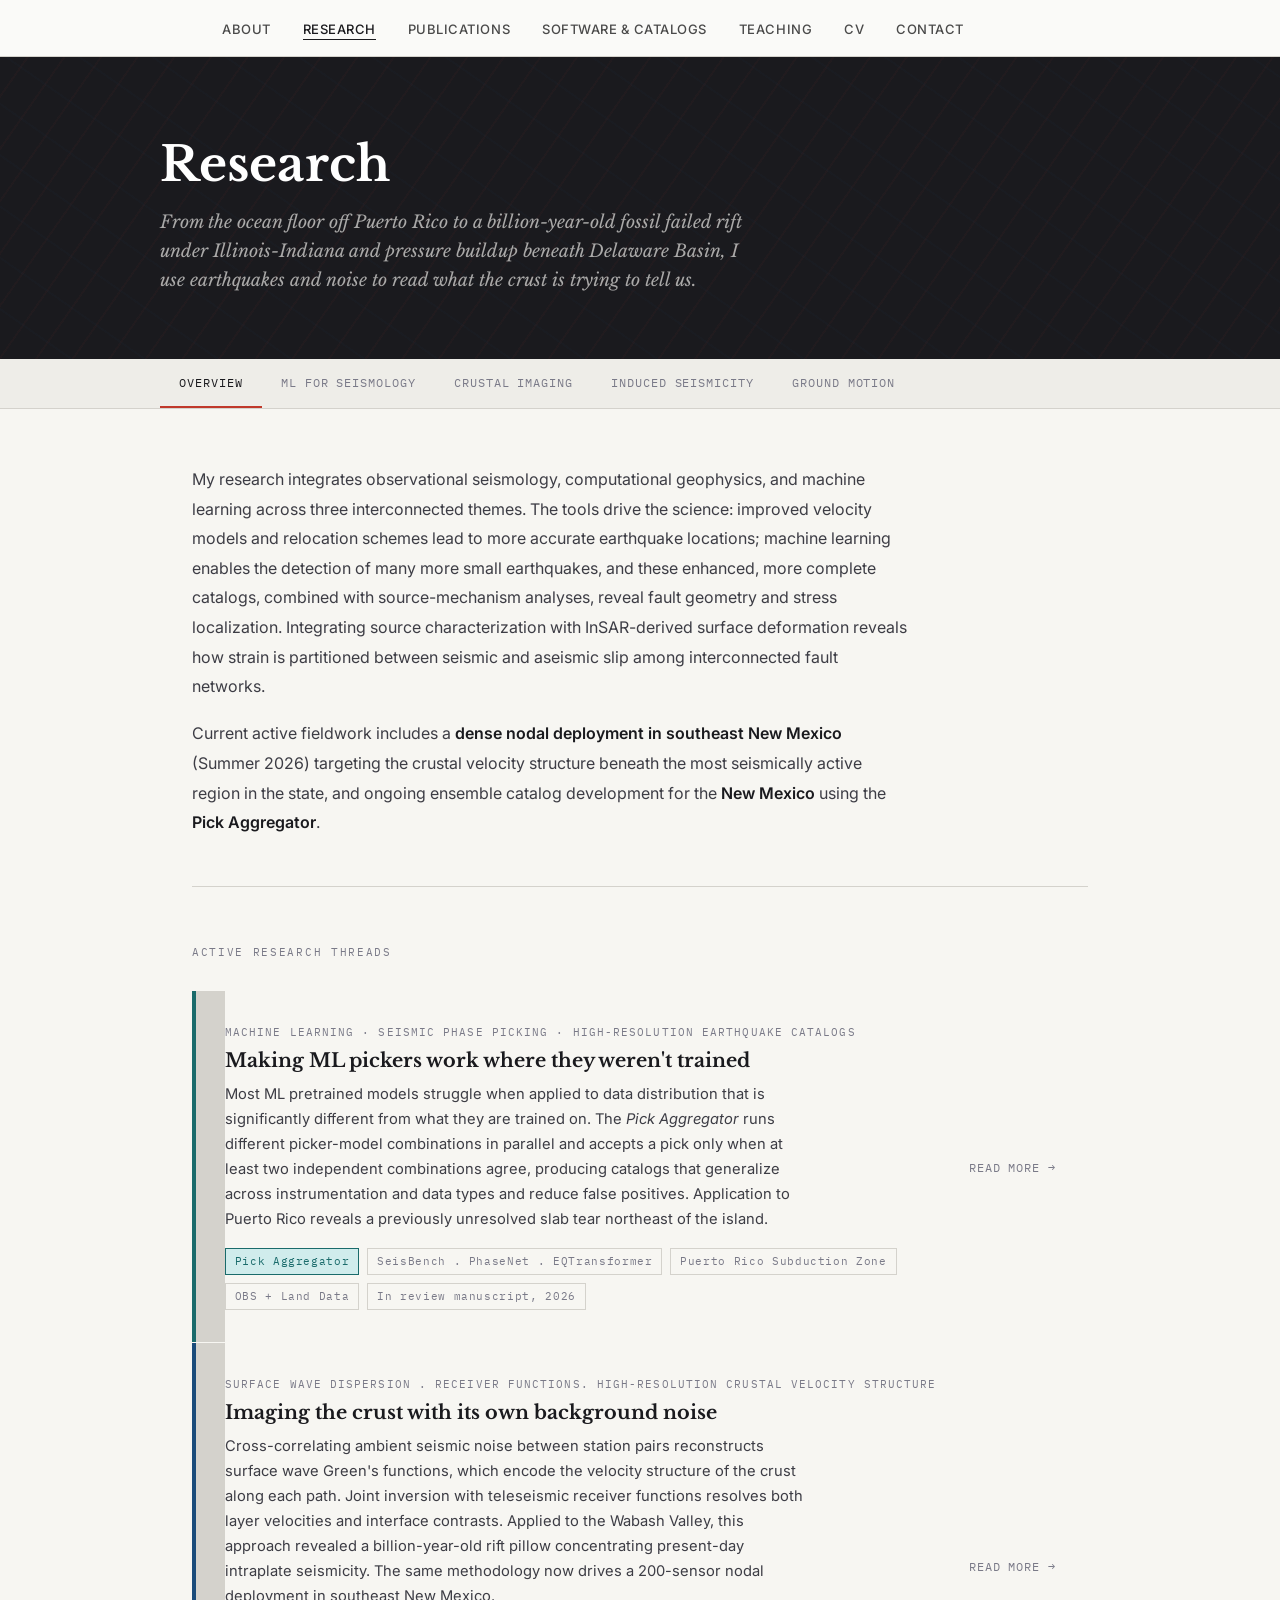
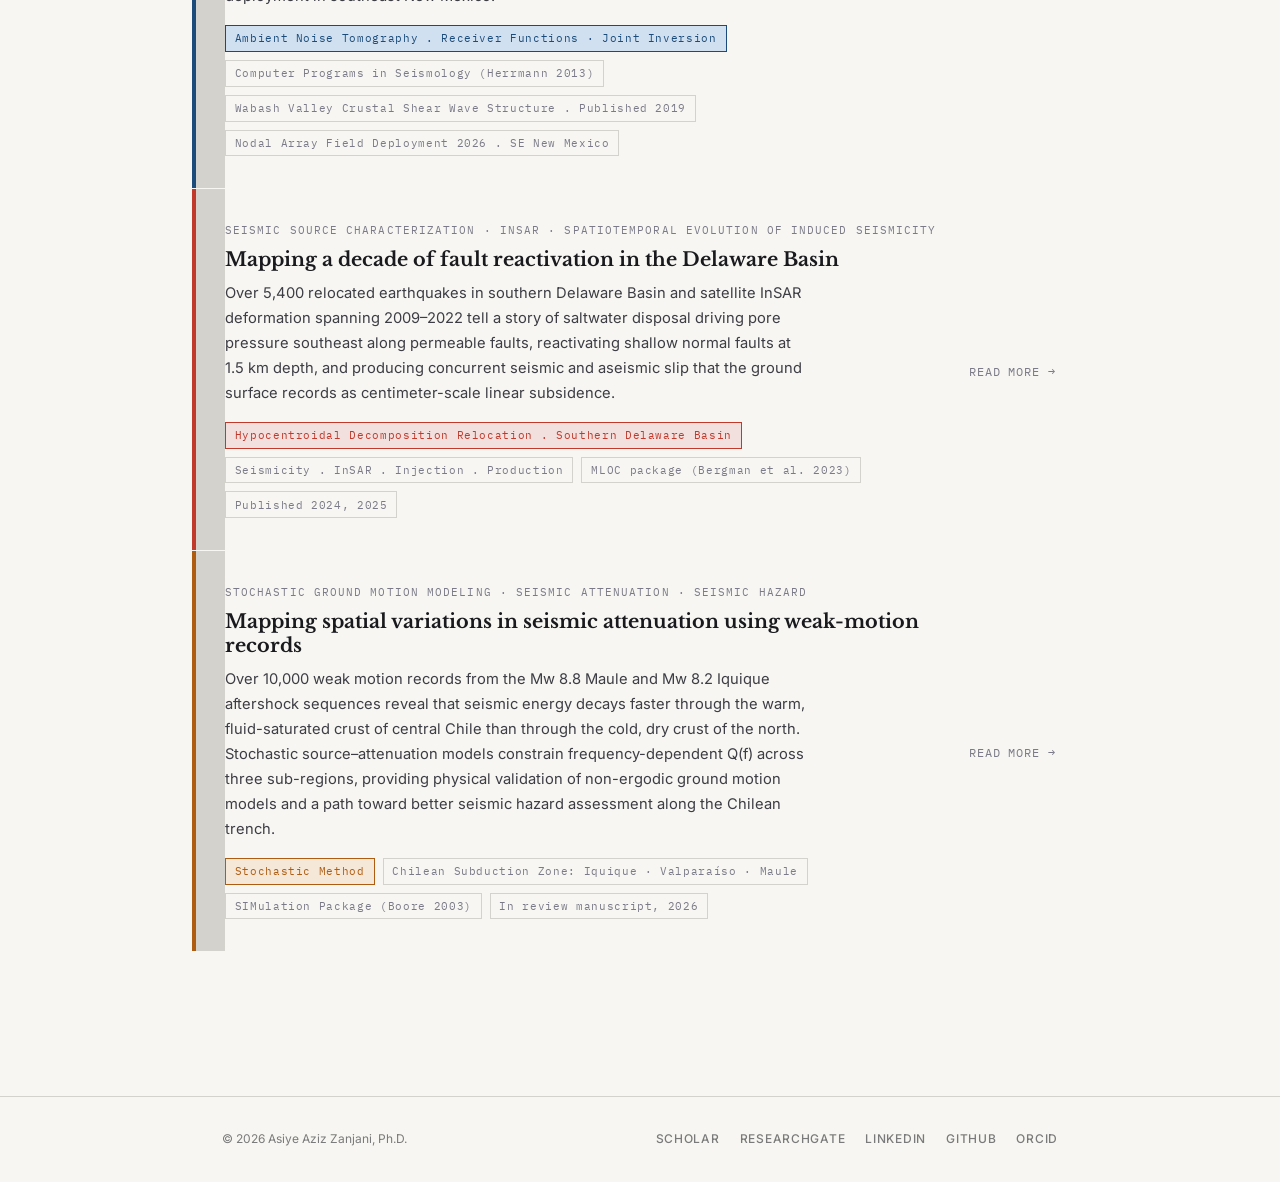
<file: research.html>
<!DOCTYPE html>
<html lang="en">
<head>
<meta charset="UTF-8">
<meta name="viewport" content="width=device-width, initial-scale=1.0">
<title>Research — Asiye Aziz Zanjani</title>
<link rel="stylesheet" href="style.css">
<link rel="preconnect" href="https://fonts.googleapis.com">
<link href="https://fonts.googleapis.com/css2?family=IBM+Plex+Mono:ital,wght@0,400;0,600;1,400&family=Libre+Baskerville:ital,wght@0,400;0,700;1,400&family=Inter:wght@300;400;500;600&display=swap" rel="stylesheet">
<style>
  *, *::before, *::after { box-sizing: border-box; margin: 0; padding: 0; }

  :root {
    --ink:        #1a1a1e;
    --ink-soft:   #3d3d45;
    --ink-muted:  #7a7a88;
    --paper:      #f7f6f2;
    --paper-warm: #eeede8;
    --seismic:    #c0392b;
    --seismic-lt: #f2e0de;
    --depth:      #1a4b7a;
    --depth-lt:   #d0e0f0;
    --teal:       #1a6b6b;
    --teal-lt:    #d0ecec;
    --violet:     #5b3a8c;
    --violet-lt:  #e8e0f4;
    --amber:      #b05c10;
    --amber-lt:   #f5e8d8;
    --rule:       #d4d2cc;
    --mono:  'IBM Plex Mono', monospace;
    --serif: 'Libre Baskerville', Georgia, serif;
    --sans:  'Inter', system-ui, sans-serif;
  }

  html { scroll-behavior: smooth; }
  body {
    background: var(--paper);
    color: var(--ink);
    font-family: var(--sans);
    font-size: 17px;
    line-height: 1.7;
    -webkit-font-smoothing: antialiased;
  }

  /* ── Hero ── */
  .page-hero {
    background: var(--ink);
    padding: 5rem 2rem 4rem;
    position: relative;
    overflow: hidden;
  }
  .page-hero::before {
    content: '';
    position: absolute;
    inset: 0;
    background:
      repeating-linear-gradient(-55deg, transparent, transparent 28px,
        rgba(192,57,43,0.04) 28px, rgba(192,57,43,0.04) 30px),
      repeating-linear-gradient(35deg, transparent, transparent 40px,
        rgba(26,75,122,0.04) 40px, rgba(26,75,122,0.04) 42px);
    pointer-events: none;
  }
  .page-hero-inner { max-width: 960px; margin: 0 auto; position: relative; }

  .page-hero h1 {
    font-family: var(--serif);
    font-size: clamp(2rem, 5vw, 3rem);
    font-weight: 700;
    color: #fff;
    line-height: 1.15;
    margin-bottom: 1rem;
  }
  .page-hero p {
    font-family: var(--serif);
    font-size: 1.1rem;
    font-style: italic;
    color: rgba(247,246,242,0.65);
    max-width: 600px;
    line-height: 1.65;
  }

  /* ── Tab nav (within Research) ── */
  .research-tabs {
    background: var(--paper-warm);
    border-bottom: 1px solid var(--rule);
    padding: 0 2rem;
    position: sticky;
    top: 0;
    z-index: 90;
  }
  .research-tabs-inner {
    max-width: 960px;
    margin: 0 auto;
    display: flex;
    overflow-x: auto;
    scrollbar-width: none;
  }
  .research-tabs-inner::-webkit-scrollbar { display: none; }
  .research-tabs a {
    font-family: var(--mono);
    font-size: 0.72rem;
    letter-spacing: 0.08em;
    text-transform: uppercase;
    color: var(--ink-muted);
    text-decoration: none;
    padding: 0.85rem 1.2rem;
    border-bottom: 2px solid transparent;
    white-space: nowrap;
    transition: color 0.2s, border-color 0.2s;
  }
  .research-tabs a:hover         { color: var(--ink); }
  .research-tabs a.active        { color: var(--ink); border-color: var(--seismic); }
  .research-tabs a.tab-ml:hover  { border-color: var(--teal); }
  .research-tabs a.tab-img:hover { border-color: var(--depth); }
  .research-tabs a.tab-ind:hover { border-color: var(--seismic); }

  /* ── Body ── */
  .page-body {
    max-width: 960px;
    margin: 0 auto;
    padding: 0 2rem 6rem;
  }

  /* ── Overview text ── */
  .overview {
    padding: 3.5rem 0 2rem;
    max-width: 720px;
  }
  .overview p {
    font-size: 1rem;
    line-height: 1.85;
    color: var(--ink-soft);
    margin-bottom: 1.1rem;
  }
  .overview p:last-child { margin-bottom: 0; }
  strong { color: var(--ink); font-weight: 600; }

  /* ── Research project cards ── */
  .projects {
    padding: 1rem 0 2rem;
    border-top: 1px solid var(--rule);
    margin-top: 1rem;
  }
  .projects-eyebrow {
    font-family: var(--mono);
    font-size: 0.7rem;
    letter-spacing: 0.15em;
    text-transform: uppercase;
    color: var(--ink-muted);
    margin-bottom: 1.8rem;
    padding-top: 2.5rem;
  }

  .project-card {
    display: grid;
    grid-template-columns: 4px 1fr;
    gap: 0 1.8rem;
    margin-bottom: 1px;
    background: var(--rule);
    text-decoration: none;
    transition: background 0.15s;
  }
  .project-card:hover { background: var(--rule); }
  .project-card:hover .project-inner { background: var(--paper-warm); }

  .project-stripe { width: 4px; flex-shrink: 0; }
  .project-stripe.s-teal   { background: var(--teal); }
  .project-stripe.s-depth  { background: var(--depth); }
  .project-stripe.s-red    { background: var(--seismic); }

  .project-inner {
    background: var(--paper);
    padding: 2rem 2rem 2rem 0;
    display: grid;
    grid-template-columns: 1fr auto;
    gap: 1rem 2rem;
    align-items: start;
    transition: background 0.15s;
  }

  .project-tag {
    font-family: var(--mono);
    font-size: 0.68rem;
    letter-spacing: 0.1em;
    text-transform: uppercase;
    color: var(--ink-muted);
    margin-bottom: 0.45rem;
    display: block;
  }
  .project-card h2 {
    font-family: var(--serif);
    font-size: 1.2rem;
    font-weight: 700;
    color: var(--ink);
    line-height: 1.25;
    margin-bottom: 0.6rem;
  }
  .project-card p {
    font-size: 0.92rem;
    color: var(--ink-soft);
    line-height: 1.7;
    margin-bottom: 1rem;
    max-width: 580px;
  }

  .project-meta {
    display: flex;
    flex-wrap: wrap;
    gap: 0.5rem;
    margin-top: 0.2rem;
  }
  .meta-pill {
    font-family: var(--mono);
    font-size: 0.68rem;
    letter-spacing: 0.06em;
    padding: 0.2rem 0.55rem;
    border: 1px solid var(--rule);
    color: var(--ink-muted);
    background: var(--paper);
  }
  .meta-pill.teal   { border-color: var(--teal);   color: var(--teal);   background: var(--teal-lt); }
  .meta-pill.depth  { border-color: var(--depth);  color: var(--depth);  background: var(--depth-lt); }
  .meta-pill.red    { border-color: var(--seismic); color: var(--seismic); background: var(--seismic-lt); }
  .meta-pill.violet { border-color: var(--violet); color: var(--violet); background: var(--violet-lt); }

  .project-cta {
    font-family: var(--mono);
    font-size: 0.72rem;
    letter-spacing: 0.08em;
    text-transform: uppercase;
    color: var(--ink-muted);
    white-space: nowrap;
    padding-top: 0.2rem;
    transition: color 0.15s;
    align-self: center;
  }
  .project-card:hover .project-cta { color: var(--ink); }

  @media (max-width: 600px) {
    .project-inner { grid-template-columns: 1fr; }
    .project-cta { display: none; }
  }

  /* ── Also pursuing section ── */
  .also-section {
    padding: 3rem 0 1rem;
    border-top: 1px solid var(--rule);
    margin-top: 1rem;
  }
  .also-eyebrow {
    font-family: var(--mono);
    font-size: 0.7rem;
    letter-spacing: 0.15em;
    text-transform: uppercase;
    color: var(--ink-muted);
    margin-bottom: 1.5rem;
  }
  .also-grid {
    display: grid;
    grid-template-columns: repeat(auto-fit, minmax(220px, 1fr));
    gap: 1px;
    background: var(--rule);
    border: 1px solid var(--rule);
  }
  .also-card {
    background: var(--paper);
    padding: 1.3rem 1.4rem;
  }
  .also-card h3 {
    font-family: var(--serif);
    font-size: 0.95rem;
    font-weight: 700;
    color: var(--ink);
    margin-bottom: 0.4rem;
  }
  .also-card p {
    font-size: 0.82rem;
    color: var(--ink-muted);
    line-height: 1.55;
    margin: 0;
  }
</style>
</head>
<body>

<!-- ══════ Site nav ══════ -->
<nav>
  <div class="nav-inner">
    <ul class="nav-links">
      <li><a href="index.html">About</a></li>
      <li><a href="research.html" class="active">Research</a></li>
      <li><a href="publications.html">Publications</a></li>
      <li><a href="software.html">Software &amp; Catalogs</a></li>
      <li><a href="teaching.html">Teaching</a></li>
      <li><a href="cv.html">CV</a></li>
      <li><a href="contact.html">Contact</a></li>
    </ul>
  </div>
</nav>

<!-- ══════ Hero ══════ -->
<header class="page-hero">
  <div class="page-hero-inner">
    <h1>Research</h1>
    <p>From the ocean floor off Puerto Rico to a billion-year-old fossil failed rift under Illinois-Indiana and pressure buildup beneath Delaware Basin, I use earthquakes and noise to read what the crust is trying to tell us.</p>
  </div>
</header>

<!-- ══════ Research sub-nav (tabs) ══════ -->
<nav class="research-tabs" aria-label="Research areas">
  <div class="research-tabs-inner">
    <a href="research.html" class="active">Overview</a>
    <a href="research-ml.html" class="tab-ml">ML for Seismology</a>
    <a href="research-imaging.html" class="tab-img">Crustal Imaging</a>
    <a href="research-induced.html" class="tab-ind">Induced Seismicity</a>
    <a href="research-groundmotion.html" class="tab-gm">Ground Motion</a>
  </div>
</nav>

<!-- ══════ Content ══════ -->
<div class="page-body">

  <div class="overview">
    <p>My research integrates observational seismology, computational geophysics, and machine learning across three interconnected themes. The tools drive the science: improved velocity models and relocation schemes lead to more accurate earthquake locations; machine learning enables the detection of many more small earthquakes, and these enhanced, more complete catalogs, combined with source-mechanism analyses, reveal fault geometry and stress localization. Integrating source characterization with InSAR-derived surface deformation reveals how strain is partitioned between seismic and aseismic slip among interconnected fault networks.</p>
    <p>Current active fieldwork includes a <strong>dense nodal deployment in southeast New Mexico</strong> (Summer 2026) targeting the crustal velocity structure beneath the most seismically active region in the state, and ongoing ensemble catalog development for the <strong>New Mexico</strong> using the <strong>Pick Aggregator</strong>.</p>
  </div>

  <!-- Project cards -->
  <div class="projects" id="projects">
    <div class="projects-eyebrow">Active Research Threads</div>

    <!-- ML -->
    <a class="project-card" href="research-ml.html" id="ml">
      <div class="project-stripe s-teal"></div>
      <div class="project-inner">
        <div>
          <span class="project-tag">Machine Learning · Seismic Phase Picking · High-Resolution Earthquake Catalogs</span>
          <h2>Making ML pickers work where they weren't trained</h2>
          <p>Most ML pretrained models struggle when applied to data distribution that is significantly different from what they are trained on. The <em>Pick Aggregator</em> runs different picker-model combinations in parallel and accepts a pick only when at least two independent combinations agree, producing catalogs that generalize across instrumentation and data types and reduce false positives. Application to Puerto Rico reveals a previously unresolved slab tear northeast of the island.</p>
          <div class="project-meta">
            <span class="meta-pill teal">Pick Aggregator</span>
            <span class="meta-pill">SeisBench . PhaseNet . EQTransformer</span>
            <span class="meta-pill">Puerto Rico Subduction Zone</span>
            <span class="meta-pill">OBS + Land Data</span>
            <span class="meta-pill">In review manuscript, 2026</span>
          </div>
        </div>
        <span class="project-cta">Read more →</span>
      </div>
    </a>

    <!-- Imaging -->
    <a class="project-card" href="research-imaging.html" id="imaging">
      <div class="project-stripe s-depth"></div>
      <div class="project-inner">
        <div>
          <span class="project-tag"> Surface Wave Dispersion . Receiver Functions. High-Resolution Crustal Velocity Structure</span>
          <h2>Imaging the crust with its own background noise</h2>
          <p>Cross-correlating ambient seismic noise between station pairs reconstructs surface wave Green's functions, which encode the velocity structure of the crust along each path. Joint inversion with teleseismic receiver functions resolves both layer velocities and interface contrasts. Applied to the Wabash Valley, this approach revealed a billion-year-old rift pillow concentrating present-day intraplate seismicity. The same methodology now drives a 200-sensor nodal deployment in southeast New Mexico.</p>
          <div class="project-meta">
            <span class="meta-pill depth">Ambient Noise Tomography . Receiver Functions · Joint Inversion</span>
            <span class="meta-pill">Computer Programs in Seismology (Herrmann 2013)</span>
            <span class="meta-pill">Wabash Valley Crustal Shear Wave Structure . Published 2019</span>
            <span class="meta-pill">Nodal Array Field Deployment 2026 . SE New Mexico </span>
          </div>
        </div>
        <span class="project-cta">Read more →</span>
      </div>
    </a>

    <!-- Induced seismicity -->
    <a class="project-card" href="research-induced.html" id="induced">
      <div class="project-stripe s-red"></div>
      <div class="project-inner">
        <div>
          <span class="project-tag">Seismic Source Characterization · InSAR · Spatiotemporal Evolution of Induced Seismicity</span>
          <h2>Mapping a decade of fault reactivation in the Delaware Basin</h2>
          <p>Over 5,400 relocated earthquakes in southern Delaware Basin and satellite InSAR deformation spanning 2009–2022 tell a story of saltwater disposal driving pore pressure southeast along permeable faults, reactivating shallow normal faults at 1.5 km depth, and producing concurrent seismic and aseismic slip that the ground surface records as centimeter-scale linear subsidence.</p>
          <div class="project-meta">
            <span class="meta-pill red">Hypocentroidal Decomposition Relocation . Southern Delaware Basin</span>
            <span class="meta-pill">Seismicity . InSAR . Injection . Production</span>
            <span class="meta-pill">MLOC package (Bergman et al. 2023)</span>
            <span class="meta-pill">Published 2024, 2025</span>
          </div>
        </div>
        <span class="project-cta">Read more →</span>
      </div>
    </a>


    <!-- Ground motion -->
    <a class="project-card" href="research-groundmotion.html" id="ground-motion">
      <div class="project-stripe s-orange" style="background:#b05c10;"></div>
      <div class="project-inner">
        <div>
          <span class="project-tag">Stochastic Ground Motion Modeling · Seismic Attenuation · Seismic Hazard</span>
          <h2>Mapping spatial variations in seismic attenuation using weak-motion records </h2>
          <p>Over 10,000 weak motion records from the Mw 8.8 Maule and Mw 8.2 Iquique aftershock sequences reveal that seismic energy decays faster through the warm, fluid-saturated crust of central Chile than through the cold, dry crust of the north. Stochastic source–attenuation models constrain frequency-dependent Q(f) across three sub-regions, providing physical validation of non-ergodic ground motion models and a path toward better seismic hazard assessment along the Chilean trench.</p>
          <div class="project-meta">
            <span class="meta-pill" style="border-color:#b05c10;color:#b05c10;background:#f5e8d8;">Stochastic Method</span>
            <span class="meta-pill">Chilean Subduction Zone: Iquique · Valparaíso · Maule</span>
            <span class="meta-pill">SIMulation Package (Boore 2003)</span>
            <span class="meta-pill">In review manuscript, 2026</span>
          </div>
        </div>
        <span class="project-cta">Read more →</span>
      </div>
    </a>

  </div><!-- /projects -->

</div><!-- /page-body -->

<!-- ══════ Site footer ══════ -->
<footer>
  <div class="footer-inner">
    <p>&copy; 2026 Asiye Aziz Zanjani, Ph.D.</p>
    <div class="footer-icons">
      <a href="https://scholar.google.com/citations?user=vzA30FwAAAAJ&hl=en&oi=sra"
         target="_blank" rel="noopener noreferrer">Scholar</a>
      <a href="https://www.researchgate.net/profile/Asiye-Aziz-Zanjani"
         target="_blank" rel="noopener noreferrer">ResearchGate</a>
      <a href="https://www.linkedin.com/in/asiye-aziz-zanjani-1232ab59/"
         target="_blank" rel="noopener noreferrer">LinkedIn</a>
      <a href="https://github.com/Asiye-Aziz-Zanjani"
         target="_blank" rel="noopener noreferrer">GitHub</a>
      <a href="https://orcid.org/0000-0003-3344-9720"
         target="_blank" rel="noopener noreferrer">ORCID</a>
    </div>
  </div>
</footer>

</body>
</html>
</file>
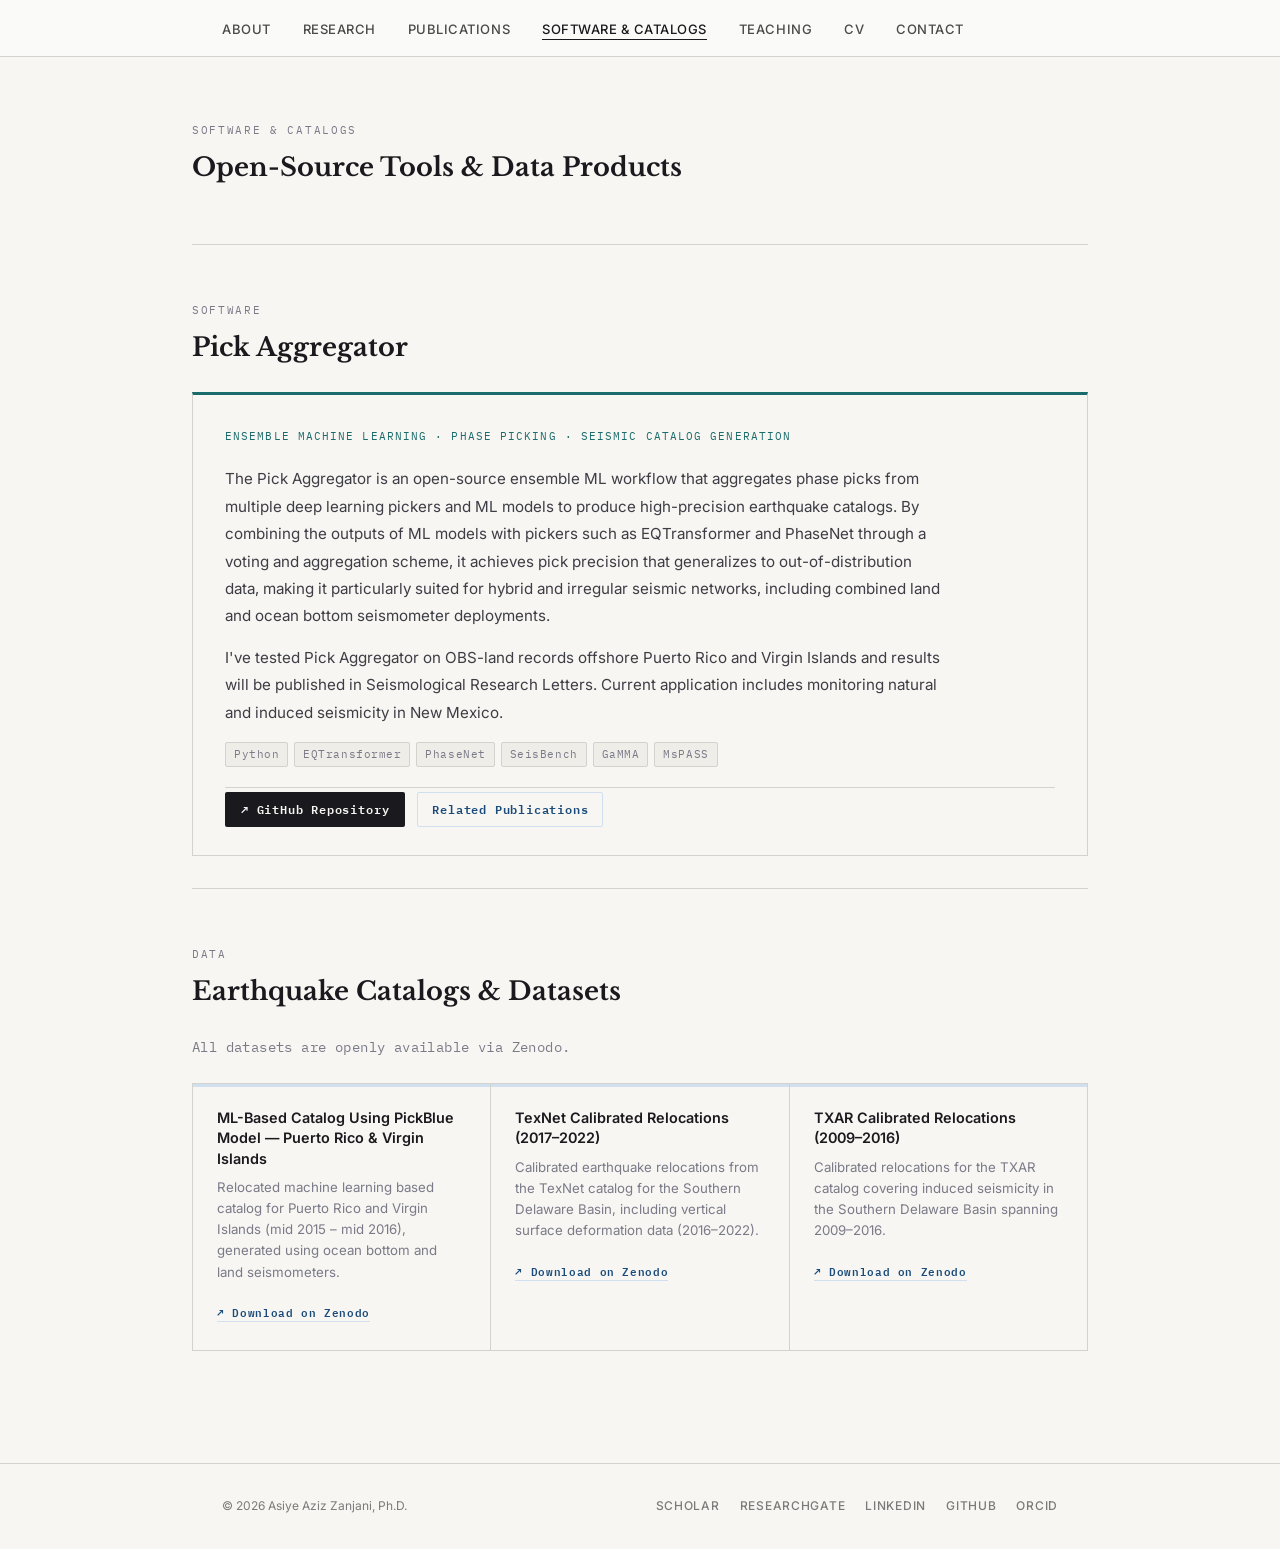
<file: software.html>
<!DOCTYPE html>
<html lang="en">
<head>
  <meta charset="UTF-8">
  <meta name="viewport" content="width=device-width, initial-scale=1.0">
  <title>Software &amp; Catalogs — Asiye Aziz Zanjani</title>
  <link rel="stylesheet" href="style.css">
  <link rel="preconnect" href="https://fonts.googleapis.com">
  <link href="https://fonts.googleapis.com/css2?family=IBM+Plex+Mono:ital,wght@0,400;0,600;1,400&family=Libre+Baskerville:ital,wght@0,400;0,700;1,400&family=Inter:wght@300;400;500;600&display=swap" rel="stylesheet">
  <style>
    *, *::before, *::after { box-sizing: border-box; margin: 0; padding: 0; }

    :root {
      --ink:        #1a1a1e;
      --ink-soft:   #3d3d45;
      --ink-muted:  #7a7a88;
      --paper:      #f7f6f2;
      --paper-warm: #eeede8;
      --seismic:    #c0392b;
      --depth:      #1a4b7a;
      --depth-lt:   #d0e0f0;
      --teal:       #1a6b6b;
      --violet:     #5b3a8c;
      --amber:      #b05c10;
      --rule:       #d4d2cc;
      --mono:  'IBM Plex Mono', monospace;
      --serif: 'Libre Baskerville', Georgia, serif;
      --sans:  'Inter', system-ui, sans-serif;
    }

    html { scroll-behavior: smooth; }
    body {
      background: var(--paper);
      color: var(--ink);
      font-family: var(--sans);
      font-size: 17px;
      line-height: 1.7;
      -webkit-font-smoothing: antialiased;
    }

    .page-body {
      max-width: 960px;
      margin: 0 auto;
      padding: 0 2rem 5rem;
    }

    .section-block {
      padding: 3.5rem 0 1rem;
      border-top: 1px solid var(--rule);
      margin-top: 1rem;
    }
    .section-block:first-child { border-top: none; padding-top: 3rem; }

    .section-eyebrow {
      font-family: var(--mono);
      font-size: 0.7rem;
      letter-spacing: 0.15em;
      text-transform: uppercase;
      color: var(--ink-muted);
      margin-bottom: 0.7rem;
    }
    .section-block h2 {
      font-family: var(--serif);
      font-size: clamp(1.3rem, 2.5vw, 1.6rem);
      font-weight: 700;
      color: var(--ink);
      margin-bottom: 1.8rem;
      line-height: 1.25;
    }

    /* Software feature card */
    .software-card {
      border: 1px solid var(--rule);
      border-top: 3px solid var(--teal);
      background: var(--paper);
      padding: 2rem 2rem 1.75rem;
    }
    .software-card h3 {
      font-family: var(--serif);
      font-size: 1.45rem;
      font-weight: 700;
      color: var(--ink);
      margin-bottom: 0.3rem;
    }
    .software-subtitle {
      font-family: var(--mono);
      font-size: 0.68rem;
      letter-spacing: 0.1em;
      text-transform: uppercase;
      color: var(--teal);
      margin-bottom: 1.25rem;
      display: block;
    }
    .software-card p {
      font-size: 0.95rem;
      color: var(--ink-soft);
      line-height: 1.8;
      margin-bottom: 0.9rem;
      max-width: 720px;
    }
    .software-card p:last-of-type { margin-bottom: 1rem; }

    .tech-stack {
      display: flex;
      flex-wrap: wrap;
      gap: 6px;
      margin-bottom: 1.25rem;
    }
    .tech-tag {
      font-family: var(--mono);
      font-size: 0.68rem;
      letter-spacing: 0.05em;
      color: var(--ink-muted);
      background: var(--paper-warm);
      border: 1px solid var(--rule);
      border-radius: 2px;
      padding: 2px 8px;
    }

    .software-links {
      display: flex;
      flex-wrap: wrap;
      gap: 0.75rem;
      padding-top: 0.25rem;
      border-top: 1px solid var(--rule);
    }
    .btn-primary {
      font-family: var(--mono);
      font-size: 0.72rem;
      letter-spacing: 0.07em;
      font-weight: 600;
      background: var(--ink);
      color: var(--paper);
      border-radius: 2px;
      padding: 8px 16px;
      text-decoration: none;
      transition: opacity 0.15s;
    }
    .btn-primary:hover { opacity: 0.78; text-decoration: none; }
    .btn-secondary {
      font-family: var(--mono);
      font-size: 0.72rem;
      letter-spacing: 0.07em;
      font-weight: 600;
      color: var(--depth);
      border: 1px solid var(--depth-lt);
      border-radius: 2px;
      padding: 7px 14px;
      text-decoration: none;
      background: transparent;
      transition: background 0.15s;
    }
    .btn-secondary:hover { background: var(--depth-lt); text-decoration: none; }

    /* Catalog grid */
    .section-note {
      font-size: 0.85rem;
      color: var(--ink-muted);
      margin-bottom: 1.5rem;
      font-family: var(--mono);
      letter-spacing: 0.03em;
    }
    .catalog-grid {
      display: grid;
      grid-template-columns: repeat(auto-fit, minmax(240px, 1fr));
      gap: 1px;
      background: var(--rule);
      border: 1px solid var(--rule);
    }
    .catalog-card {
      background: var(--paper);
      padding: 1.5rem;
      position: relative;
      transition: background 0.15s;
    }
    .catalog-card::before {
      content: '';
      display: block;
      height: 3px;
      width: 100%;
      position: absolute;
      top: 0; left: 0; right: 0;
      background: var(--depth-lt);
      transition: background 0.15s;
    }
    .catalog-card:hover { background: var(--paper-warm); }
    .catalog-card:hover::before { background: var(--depth); }
    .catalog-card h3 {
      font-size: 0.9rem;
      font-weight: 600;
      color: var(--ink);
      margin-bottom: 0.5rem;
      line-height: 1.4;
    }
    .catalog-card p {
      font-size: 0.83rem;
      color: var(--ink-muted);
      line-height: 1.6;
      margin-bottom: 0.9rem;
    }
    .catalog-card a {
      font-family: var(--mono);
      font-size: 0.68rem;
      letter-spacing: 0.06em;
      font-weight: 600;
      color: var(--depth);
      text-decoration: none;
      border-bottom: 1px solid var(--depth-lt);
      transition: border-color 0.15s;
    }
    .catalog-card a:hover { border-color: var(--depth); }
  </style>
</head>
<body>

<nav>
  <div class="nav-inner">
    <ul class="nav-links">
      <li><a href="index.html">About</a></li>
      <li><a href="research.html">Research</a></li>
      <li><a href="publications.html">Publications</a></li>
      <li><a href="software.html" class="active">Software &amp; Catalogs</a></li>
      <li><a href="teaching.html">Teaching</a></li>
      <li><a href="cv.html">CV</a></li>
      <li><a href="contact.html">Contact</a></li>
    </ul>
  </div>
</nav>

<div class="page-body">

  <div class="section-block">
    <div class="section-eyebrow">Software &amp; Catalogs</div>
    <h2>Open-Source Tools &amp; Data Products</h2>
  </div>

  <div class="section-block">
    <div class="section-eyebrow">Software</div>
    <h2>Pick Aggregator</h2>
    <div class="software-card">
      <span class="software-subtitle">Ensemble Machine Learning · Phase Picking · Seismic Catalog Generation</span>
      <p>The Pick Aggregator is an open-source ensemble ML workflow that aggregates phase picks from multiple deep learning pickers and ML models to produce high-precision earthquake catalogs. By combining the outputs of ML models with pickers such as EQTransformer and PhaseNet through a voting and aggregation scheme, it achieves pick precision that generalizes to out-of-distribution data, making it particularly suited for hybrid and irregular seismic networks, including combined land and ocean bottom seismometer deployments.</p>
      <p>I've tested Pick Aggregator on OBS-land records offshore Puerto Rico and Virgin Islands and results will be published in Seismological Research Letters. Current application includes monitoring natural and induced seismicity in New Mexico.</p>
      <div class="tech-stack">
        <span class="tech-tag">Python</span>
        <span class="tech-tag">EQTransformer</span>
        <span class="tech-tag">PhaseNet</span>
        <span class="tech-tag">SeisBench</span>
        <span class="tech-tag">GaMMA</span>
        <span class="tech-tag">MsPASS</span>
      </div>
      <div class="software-links">
        <a class="btn-primary" href="https://github.com/Asiye-Aziz-Zanjani/Pick-Aggregator" target="_blank">↗ GitHub Repository</a>
        <a class="btn-secondary" href="publications.html">Related Publications</a>
      </div>
    </div>
  </div>

  <div class="section-block">
    <div class="section-eyebrow">Data</div>
    <h2>Earthquake Catalogs &amp; Datasets</h2>
    <p class="section-note">All datasets are openly available via Zenodo.</p>
    <div class="catalog-grid">
      <div class="catalog-card">
        <h3>ML-Based Catalog Using PickBlue Model — Puerto Rico &amp; Virgin Islands</h3>
        <p>Relocated machine learning based catalog for Puerto Rico and Virgin Islands (mid 2015 – mid 2016), generated using ocean bottom and land seismometers.</p>
        <a href="https://zenodo.org/records/18010804" target="_blank">↗ Download on Zenodo</a>
      </div>
      <div class="catalog-card">
        <h3>TexNet Calibrated Relocations (2017–2022)</h3>
        <p>Calibrated earthquake relocations from the TexNet catalog for the Southern Delaware Basin, including vertical surface deformation data (2016–2022).</p>
        <a href="https://zenodo.org/records/13993061" target="_blank">↗ Download on Zenodo</a>
      </div>
      <div class="catalog-card">
        <h3>TXAR Calibrated Relocations (2009–2016)</h3>
        <p>Calibrated relocations for the TXAR catalog covering induced seismicity in the Southern Delaware Basin spanning 2009–2016.</p>
        <a href="https://zenodo.org/records/13955550" target="_blank">↗ Download on Zenodo</a>
      </div>
    </div>
  </div>

</div>

<footer>
  <div class="footer-inner">
    <p>&copy; 2026 Asiye Aziz Zanjani, Ph.D.</p>
    <div class="footer-icons">
      <a href="https://scholar.google.com/citations?user=vzA30FwAAAAJ&hl=en&oi=sra" target="_blank" rel="noopener noreferrer">Scholar</a>
      <a href="https://www.researchgate.net/profile/Asiye-Aziz-Zanjani" target="_blank" rel="noopener noreferrer">ResearchGate</a>
      <a href="https://www.linkedin.com/in/asiye-aziz-zanjani-1232ab59/" target="_blank" rel="noopener noreferrer">LinkedIn</a>
      <a href="https://github.com/Asiye-Aziz-Zanjani" target="_blank" rel="noopener noreferrer">GitHub</a>
      <a href="https://orcid.org/0000-0003-3344-9720" target="_blank" rel="noopener noreferrer">ORCID</a>
    </div>
  </div>
</footer>

</body>
</html>
</file>
<file: style.css>
/* ── Reset & Base ── */
*, *::before, *::after { box-sizing: border-box; margin: 0; padding: 0; }

:root {
  --ink:       #1a1a1a;
  --ink-mid:   #4a4a4a;
  --ink-light: #7a7a7a;
  --rule:      #e2e2e2;
  --bg:        #fafaf8;
  --bg-card:   #ffffff;
  --accent:    #1a4a7a;
  --accent-lt: #e8eff7;
  --accent-mid:#2e6da4;
  --serif:     'EB Garamond', Georgia, serif;
  --sans:      'Inter', system-ui, sans-serif;
  --mono:      'JetBrains Mono', monospace;
}

html { scroll-behavior: smooth; }

body {
  font-family: var(--sans);
  font-size: 16px;
  line-height: 1.7;
  color: var(--ink);
  background: var(--bg);
}

a { color: var(--accent-mid); text-decoration: none; }
a:hover { text-decoration: underline; }

/* ── Layout ── */
.container { max-width: 900px; margin: 0 auto; padding: 0 2rem; }

/* ── Nav ── */
nav {
  position: sticky;
  top: 0;
  z-index: 100;
  background: rgba(250,250,248,0.95);
  backdrop-filter: blur(6px);
  border-bottom: 0.5px solid var(--rule);
  padding: 0;
}

.nav-inner {
  max-width: 900px;
  margin: 0 auto;
  padding: 0 2rem;
  display: flex;
  align-items: center;
  justify-content: space-between;
  height: 56px;
}

.nav-name {
  font-family: var(--serif);
  font-size: 17px;
  font-weight: 500;
  color: var(--ink);
  letter-spacing: 0.01em;
}

.nav-links {
  display: flex;
  gap: 2rem;
  list-style: none;
}

.nav-links a {
  font-size: 13px;
  font-weight: 500;
  letter-spacing: 0.04em;
  text-transform: uppercase;
  color: var(--ink-mid);
  text-decoration: none;
  padding-bottom: 2px;
  border-bottom: 1.5px solid transparent;
  transition: color 0.15s, border-color 0.15s;
}

.nav-links a:hover,
.nav-links a.active {
  color: var(--ink);
  border-bottom-color: var(--ink);
}

/* ── Page header ── */
.page-header {
  padding: 4rem 0 3rem;
  border-bottom: 0.5px solid var(--rule);
}

.page-header .eyebrow {
  font-size: 11px;
  letter-spacing: 0.12em;
  text-transform: uppercase;
  color: var(--ink-light);
  margin-bottom: 0.75rem;
}

.page-header h1 {
  font-family: var(--serif);
  font-size: 38px;
  font-weight: 400;
  line-height: 1.2;
  color: var(--ink);
}

/* ── Section ── */
section { padding: 3rem 0; border-bottom: 0.5px solid var(--rule); }
section:last-child { border-bottom: none; }

h2 {
  font-family: var(--serif);
  font-size: 24px;
  font-weight: 400;
  margin-bottom: 1.5rem;
  color: var(--ink);
}

h3 {
  font-size: 15px;
  font-weight: 600;
  color: var(--ink);
  margin-bottom: 0.4rem;
}

p { margin-bottom: 1rem; color: var(--ink-mid); }
p:last-child { margin-bottom: 0; }

/* ── Tags / badges ── */
.tag {
  display: inline-block;
  font-size: 11px;
  font-weight: 500;
  letter-spacing: 0.05em;
  text-transform: uppercase;
  background: var(--accent-lt);
  color: var(--accent);
  padding: 3px 10px;
  border-radius: 3px;
  margin-right: 6px;
  margin-bottom: 6px;
}

/* ── Paper link ── */
.paper-link {
  display: inline-flex;
  align-items: center;
  gap: 5px;
  font-size: 12px;
  font-weight: 500;
  color: var(--accent-mid);
  border: 0.5px solid var(--accent-mid);
  border-radius: 3px;
  padding: 4px 10px;
  margin-top: 8px;
  margin-right: 6px;
  transition: background 0.15s;
}
.paper-link:hover { background: var(--accent-lt); text-decoration: none; }

/* ── Footer ── */
footer {
  border-top: 0.5px solid var(--rule);
  padding: 2rem 0;
  margin-top: 1rem;
}

.footer-inner {
  max-width: 900px;
  margin: 0 auto;
  padding: 0 2rem;
  display: flex;
  align-items: center;
  justify-content: space-between;
}

.footer-inner p { font-size: 12px; color: var(--ink-light); margin: 0; }

.footer-icons { display: flex; gap: 1.25rem; }
.footer-icons a { font-size: 12px; color: var(--ink-light); font-weight: 500; text-transform: uppercase; letter-spacing: 0.06em; }
.footer-icons a:hover { color: var(--ink); text-decoration: none; }

/* ── Responsive ── */
@media (max-width: 640px) {
  .nav-links { display: none; }
  .page-header h1 { font-size: 28px; }
  .footer-inner { flex-direction: column; gap: 1rem; align-items: flex-start; }
}
</file>
